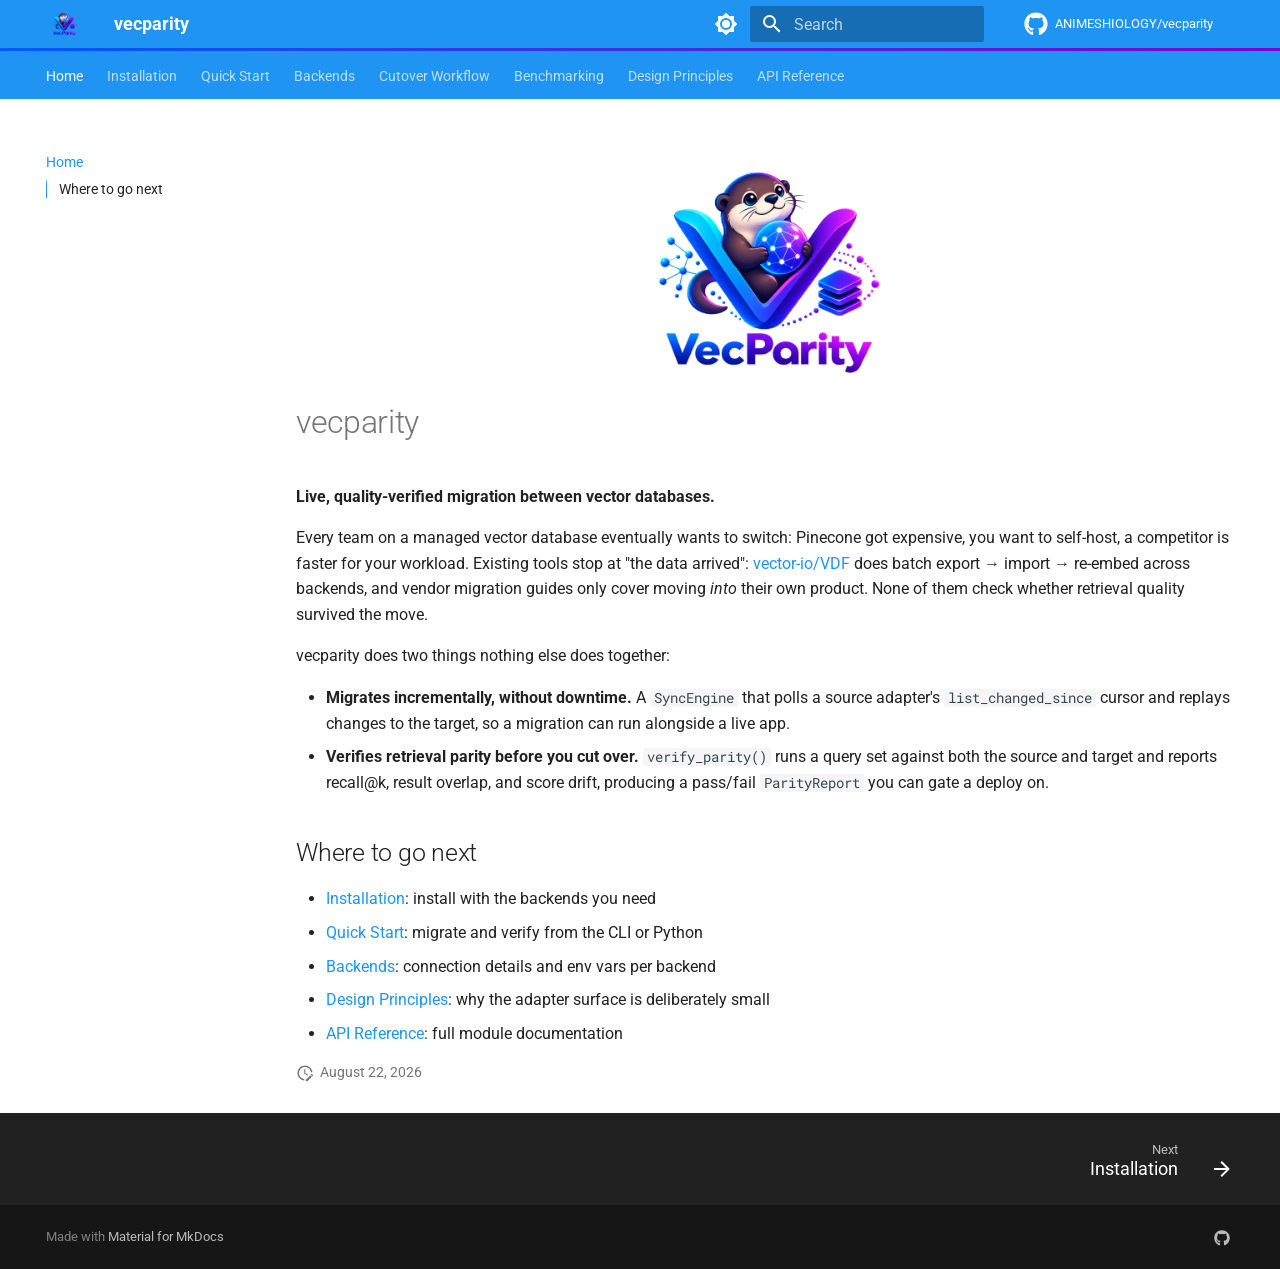
<file: index.html>
<!doctype html>
<html lang="en" class="no-js">
  <head>
    
      <meta charset="utf-8">
      <meta name="viewport" content="width=device-width,initial-scale=1">
      
      
      
        <link rel="canonical" href="https://animeshiology.github.io/vecparity/">
      
      
      
        <link rel="next" href="installation/">
      
      
        
      
      
      <link rel="icon" href="assets/vecparity_logo.png">
      <meta name="generator" content="mkdocs-1.6.1, mkdocs-material-9.7.7">
    
    
      
        <title>vecparity</title>
      
    
    
      <link rel="stylesheet" href="assets/stylesheets/main.ec1eaa64.min.css">
      
        
        <link rel="stylesheet" href="assets/stylesheets/palette.ab4e12ef.min.css">
      
      


    
    
      
    
    
      
        
        
        <link rel="preconnect" href="https://fonts.gstatic.com" crossorigin>
        <link rel="stylesheet" href="https://fonts.googleapis.com/css?family=Roboto:300,300i,400,400i,700,700i%7CRoboto+Mono:400,400i,700,700i&display=fallback">
        <style>:root{--md-text-font:"Roboto";--md-code-font:"Roboto Mono"}</style>
      
    
    
      <link rel="stylesheet" href="assets/_mkdocstrings.css">
    
      <link rel="stylesheet" href="stylesheets/extra.css">
    
    <script>__md_scope=new URL(".",location),__md_hash=e=>[...e].reduce(((e,_)=>(e<<5)-e+_.charCodeAt(0)),0),__md_get=(e,_=localStorage,t=__md_scope)=>JSON.parse(_.getItem(t.pathname+"."+e)),__md_set=(e,_,t=localStorage,a=__md_scope)=>{try{t.setItem(a.pathname+"."+e,JSON.stringify(_))}catch(e){}}</script>
    
      

    
    
  </head>
  
  
    
    
      
    
    
    
    
    <body dir="ltr" data-md-color-scheme="default" data-md-color-primary="blue" data-md-color-accent="purple">
  
    
    <input class="md-toggle" data-md-toggle="drawer" type="checkbox" id="__drawer" autocomplete="off">
    <input class="md-toggle" data-md-toggle="search" type="checkbox" id="__search" autocomplete="off">
    <label class="md-overlay" for="__drawer"></label>
    <div data-md-component="skip">
      
        
        <a href="#vecparity" class="md-skip">
          Skip to content
        </a>
      
    </div>
    <div data-md-component="announce">
      
    </div>
    
    
      

<header class="md-header" data-md-component="header">
  <nav class="md-header__inner md-grid" aria-label="Header">
    <a href="." title="vecparity" class="md-header__button md-logo" aria-label="vecparity" data-md-component="logo">
      
  <img src="assets/vecparity_logo.png" alt="logo">

    </a>
    <label class="md-header__button md-icon" for="__drawer">
      
      <svg xmlns="http://www.w3.org/2000/svg" viewBox="0 0 24 24"><path d="M3 6h18v2H3zm0 5h18v2H3zm0 5h18v2H3z"/></svg>
    </label>
    <div class="md-header__title" data-md-component="header-title">
      <div class="md-header__ellipsis">
        <div class="md-header__topic">
          <span class="md-ellipsis">
            vecparity
          </span>
        </div>
        <div class="md-header__topic" data-md-component="header-topic">
          <span class="md-ellipsis">
            
              Home
            
          </span>
        </div>
      </div>
    </div>
    
      
        <form class="md-header__option" data-md-component="palette">
  
    
    
    
    <input class="md-option" data-md-color-media="" data-md-color-scheme="default" data-md-color-primary="blue" data-md-color-accent="purple"  aria-label="Switch to dark mode"  type="radio" name="__palette" id="__palette_0">
    
      <label class="md-header__button md-icon" title="Switch to dark mode" for="__palette_1" hidden>
        <svg xmlns="http://www.w3.org/2000/svg" viewBox="0 0 24 24"><path d="M12 8a4 4 0 0 0-4 4 4 4 0 0 0 4 4 4 4 0 0 0 4-4 4 4 0 0 0-4-4m0 10a6 6 0 0 1-6-6 6 6 0 0 1 6-6 6 6 0 0 1 6 6 6 6 0 0 1-6 6m8-9.31V4h-4.69L12 .69 8.69 4H4v4.69L.69 12 4 15.31V20h4.69L12 23.31 15.31 20H20v-4.69L23.31 12z"/></svg>
      </label>
    
  
    
    
    
    <input class="md-option" data-md-color-media="" data-md-color-scheme="slate" data-md-color-primary="blue" data-md-color-accent="purple"  aria-label="Switch to light mode"  type="radio" name="__palette" id="__palette_1">
    
      <label class="md-header__button md-icon" title="Switch to light mode" for="__palette_0" hidden>
        <svg xmlns="http://www.w3.org/2000/svg" viewBox="0 0 24 24"><path d="M12 18c-.89 0-1.74-.2-2.5-.55C11.56 16.5 13 14.42 13 12s-1.44-4.5-3.5-5.45C10.26 6.2 11.11 6 12 6a6 6 0 0 1 6 6 6 6 0 0 1-6 6m8-9.31V4h-4.69L12 .69 8.69 4H4v4.69L.69 12 4 15.31V20h4.69L12 23.31 15.31 20H20v-4.69L23.31 12z"/></svg>
      </label>
    
  
</form>
      
    
    
      <script>var palette=__md_get("__palette");if(palette&&palette.color){if("(prefers-color-scheme)"===palette.color.media){var media=matchMedia("(prefers-color-scheme: light)"),input=document.querySelector(media.matches?"[data-md-color-media='(prefers-color-scheme: light)']":"[data-md-color-media='(prefers-color-scheme: dark)']");palette.color.media=input.getAttribute("data-md-color-media"),palette.color.scheme=input.getAttribute("data-md-color-scheme"),palette.color.primary=input.getAttribute("data-md-color-primary"),palette.color.accent=input.getAttribute("data-md-color-accent")}for(var[key,value]of Object.entries(palette.color))document.body.setAttribute("data-md-color-"+key,value)}</script>
    
    
    
      
      
        <label class="md-header__button md-icon" for="__search">
          
          <svg xmlns="http://www.w3.org/2000/svg" viewBox="0 0 24 24"><path d="M9.5 3A6.5 6.5 0 0 1 16 9.5c0 1.61-.59 3.09-1.56 4.23l.27.27h.79l5 5-1.5 1.5-5-5v-.79l-.27-.27A6.52 6.52 0 0 1 9.5 16 6.5 6.5 0 0 1 3 9.5 6.5 6.5 0 0 1 9.5 3m0 2C7 5 5 7 5 9.5S7 14 9.5 14 14 12 14 9.5 12 5 9.5 5"/></svg>
        </label>
        <div class="md-search" data-md-component="search" role="dialog">
  <label class="md-search__overlay" for="__search"></label>
  <div class="md-search__inner" role="search">
    <form class="md-search__form" name="search">
      <input type="text" class="md-search__input" name="query" aria-label="Search" placeholder="Search" autocapitalize="off" autocorrect="off" autocomplete="off" spellcheck="false" data-md-component="search-query" required>
      <label class="md-search__icon md-icon" for="__search">
        
        <svg xmlns="http://www.w3.org/2000/svg" viewBox="0 0 24 24"><path d="M9.5 3A6.5 6.5 0 0 1 16 9.5c0 1.61-.59 3.09-1.56 4.23l.27.27h.79l5 5-1.5 1.5-5-5v-.79l-.27-.27A6.52 6.52 0 0 1 9.5 16 6.5 6.5 0 0 1 3 9.5 6.5 6.5 0 0 1 9.5 3m0 2C7 5 5 7 5 9.5S7 14 9.5 14 14 12 14 9.5 12 5 9.5 5"/></svg>
        
        <svg xmlns="http://www.w3.org/2000/svg" viewBox="0 0 24 24"><path d="M20 11v2H8l5.5 5.5-1.42 1.42L4.16 12l7.92-7.92L13.5 5.5 8 11z"/></svg>
      </label>
      <nav class="md-search__options" aria-label="Search">
        
        <button type="reset" class="md-search__icon md-icon" title="Clear" aria-label="Clear" tabindex="-1">
          
          <svg xmlns="http://www.w3.org/2000/svg" viewBox="0 0 24 24"><path d="M19 6.41 17.59 5 12 10.59 6.41 5 5 6.41 10.59 12 5 17.59 6.41 19 12 13.41 17.59 19 19 17.59 13.41 12z"/></svg>
        </button>
      </nav>
      
        <div class="md-search__suggest" data-md-component="search-suggest"></div>
      
    </form>
    <div class="md-search__output">
      <div class="md-search__scrollwrap" tabindex="0" data-md-scrollfix>
        <div class="md-search-result" data-md-component="search-result">
          <div class="md-search-result__meta">
            Initializing search
          </div>
          <ol class="md-search-result__list" role="presentation"></ol>
        </div>
      </div>
    </div>
  </div>
</div>
      
    
    
      <div class="md-header__source">
        <a href="https://github.com/ANIMESHIOLOGY/vecparity" title="Go to repository" class="md-source" data-md-component="source">
  <div class="md-source__icon md-icon">
    
    <svg xmlns="http://www.w3.org/2000/svg" viewBox="0 0 512 512"><!--! Font Awesome Free 7.1.0 by @fontawesome - https://fontawesome.com License - https://fontawesome.com/license/free (Icons: CC BY 4.0, Fonts: SIL OFL 1.1, Code: MIT License) Copyright 2025 Fonticons, Inc.--><path d="M173.9 397.4c0 2-2.3 3.6-5.2 3.6-3.3.3-5.6-1.3-5.6-3.6 0-2 2.3-3.6 5.2-3.6 3-.3 5.6 1.3 5.6 3.6m-31.1-4.5c-.7 2 1.3 4.3 4.3 4.9 2.6 1 5.6 0 6.2-2s-1.3-4.3-4.3-5.2c-2.6-.7-5.5.3-6.2 2.3m44.2-1.7c-2.9.7-4.9 2.6-4.6 4.9.3 2 2.9 3.3 5.9 2.6 2.9-.7 4.9-2.6 4.6-4.6-.3-1.9-3-3.2-5.9-2.9M252.8 8C114.1 8 8 113.3 8 252c0 110.9 69.8 205.8 169.5 239.2 12.8 2.3 17.3-5.6 17.3-12.1 0-6.2-.3-40.4-.3-61.4 0 0-70 15-84.7-29.8 0 0-11.4-29.1-27.8-36.6 0 0-22.9-15.7 1.6-15.4 0 0 24.9 2 38.6 25.8 21.9 38.6 58.6 27.5 72.9 20.9 2.3-16 8.8-27.1 16-33.7-55.9-6.2-112.3-14.3-112.3-110.5 0-27.5 7.6-41.3 23.6-58.9-2.6-6.5-11.1-33.3 2.6-67.9 20.9-6.5 69 27 69 27 20-5.6 41.5-8.5 62.8-8.5s42.8 2.9 62.8 8.5c0 0 48.1-33.6 69-27 13.7 34.7 5.2 61.4 2.6 67.9 16 17.7 25.8 31.5 25.8 58.9 0 96.5-58.9 104.2-114.8 110.5 9.2 7.9 17 22.9 17 46.4 0 33.7-.3 75.4-.3 83.6 0 6.5 4.6 14.4 17.3 12.1C436.2 457.8 504 362.9 504 252 504 113.3 391.5 8 252.8 8M105.2 352.9c-1.3 1-1 3.3.7 5.2 1.6 1.6 3.9 2.3 5.2 1 1.3-1 1-3.3-.7-5.2-1.6-1.6-3.9-2.3-5.2-1m-10.8-8.1c-.7 1.3.3 2.9 2.3 3.9 1.6 1 3.6.7 4.3-.7.7-1.3-.3-2.9-2.3-3.9-2-.6-3.6-.3-4.3.7m32.4 35.6c-1.6 1.3-1 4.3 1.3 6.2 2.3 2.3 5.2 2.6 6.5 1 1.3-1.3.7-4.3-1.3-6.2-2.2-2.3-5.2-2.6-6.5-1m-11.4-14.7c-1.6 1-1.6 3.6 0 5.9s4.3 3.3 5.6 2.3c1.6-1.3 1.6-3.9 0-6.2-1.4-2.3-4-3.3-5.6-2"/></svg>
  </div>
  <div class="md-source__repository">
    ANIMESHIOLOGY/vecparity
  </div>
</a>
      </div>
    
  </nav>
  
</header>
    
    <div class="md-container" data-md-component="container">
      
      
        
          
            
<nav class="md-tabs" aria-label="Tabs" data-md-component="tabs">
  <div class="md-grid">
    <ul class="md-tabs__list">
      
        
  
  
  
    
  
  
    <li class="md-tabs__item md-tabs__item--active">
      <a href="." class="md-tabs__link">
        
  
  
    
  
  Home

      </a>
    </li>
  

      
        
  
  
  
  
    <li class="md-tabs__item">
      <a href="installation/" class="md-tabs__link">
        
  
  
    
  
  Installation

      </a>
    </li>
  

      
        
  
  
  
  
    <li class="md-tabs__item">
      <a href="quickstart/" class="md-tabs__link">
        
  
  
    
  
  Quick Start

      </a>
    </li>
  

      
        
  
  
  
  
    <li class="md-tabs__item">
      <a href="backends/" class="md-tabs__link">
        
  
  
    
  
  Backends

      </a>
    </li>
  

      
        
  
  
  
  
    <li class="md-tabs__item">
      <a href="cutover/" class="md-tabs__link">
        
  
  
    
  
  Cutover Workflow

      </a>
    </li>
  

      
        
  
  
  
  
    <li class="md-tabs__item">
      <a href="benchmarking/" class="md-tabs__link">
        
  
  
    
  
  Benchmarking

      </a>
    </li>
  

      
        
  
  
  
  
    <li class="md-tabs__item">
      <a href="design-principles/" class="md-tabs__link">
        
  
  
    
  
  Design Principles

      </a>
    </li>
  

      
        
  
  
  
  
    
    
      <li class="md-tabs__item">
        <a href="api-reference/adapters/" class="md-tabs__link">
          
  
  
  API Reference

        </a>
      </li>
    
  

      
    </ul>
  </div>
</nav>
          
        
      
      <main class="md-main" data-md-component="main">
        <div class="md-main__inner md-grid">
          
            
              
              <div class="md-sidebar md-sidebar--primary" data-md-component="sidebar" data-md-type="navigation" >
                <div class="md-sidebar__scrollwrap">
                  <div class="md-sidebar__inner">
                    


  


  

<nav class="md-nav md-nav--primary md-nav--lifted md-nav--integrated" aria-label="Navigation" data-md-level="0">
  <label class="md-nav__title" for="__drawer">
    <a href="." title="vecparity" class="md-nav__button md-logo" aria-label="vecparity" data-md-component="logo">
      
  <img src="assets/vecparity_logo.png" alt="logo">

    </a>
    vecparity
  </label>
  
    <div class="md-nav__source">
      <a href="https://github.com/ANIMESHIOLOGY/vecparity" title="Go to repository" class="md-source" data-md-component="source">
  <div class="md-source__icon md-icon">
    
    <svg xmlns="http://www.w3.org/2000/svg" viewBox="0 0 512 512"><!--! Font Awesome Free 7.1.0 by @fontawesome - https://fontawesome.com License - https://fontawesome.com/license/free (Icons: CC BY 4.0, Fonts: SIL OFL 1.1, Code: MIT License) Copyright 2025 Fonticons, Inc.--><path d="M173.9 397.4c0 2-2.3 3.6-5.2 3.6-3.3.3-5.6-1.3-5.6-3.6 0-2 2.3-3.6 5.2-3.6 3-.3 5.6 1.3 5.6 3.6m-31.1-4.5c-.7 2 1.3 4.3 4.3 4.9 2.6 1 5.6 0 6.2-2s-1.3-4.3-4.3-5.2c-2.6-.7-5.5.3-6.2 2.3m44.2-1.7c-2.9.7-4.9 2.6-4.6 4.9.3 2 2.9 3.3 5.9 2.6 2.9-.7 4.9-2.6 4.6-4.6-.3-1.9-3-3.2-5.9-2.9M252.8 8C114.1 8 8 113.3 8 252c0 110.9 69.8 205.8 169.5 239.2 12.8 2.3 17.3-5.6 17.3-12.1 0-6.2-.3-40.4-.3-61.4 0 0-70 15-84.7-29.8 0 0-11.4-29.1-27.8-36.6 0 0-22.9-15.7 1.6-15.4 0 0 24.9 2 38.6 25.8 21.9 38.6 58.6 27.5 72.9 20.9 2.3-16 8.8-27.1 16-33.7-55.9-6.2-112.3-14.3-112.3-110.5 0-27.5 7.6-41.3 23.6-58.9-2.6-6.5-11.1-33.3 2.6-67.9 20.9-6.5 69 27 69 27 20-5.6 41.5-8.5 62.8-8.5s42.8 2.9 62.8 8.5c0 0 48.1-33.6 69-27 13.7 34.7 5.2 61.4 2.6 67.9 16 17.7 25.8 31.5 25.8 58.9 0 96.5-58.9 104.2-114.8 110.5 9.2 7.9 17 22.9 17 46.4 0 33.7-.3 75.4-.3 83.6 0 6.5 4.6 14.4 17.3 12.1C436.2 457.8 504 362.9 504 252 504 113.3 391.5 8 252.8 8M105.2 352.9c-1.3 1-1 3.3.7 5.2 1.6 1.6 3.9 2.3 5.2 1 1.3-1 1-3.3-.7-5.2-1.6-1.6-3.9-2.3-5.2-1m-10.8-8.1c-.7 1.3.3 2.9 2.3 3.9 1.6 1 3.6.7 4.3-.7.7-1.3-.3-2.9-2.3-3.9-2-.6-3.6-.3-4.3.7m32.4 35.6c-1.6 1.3-1 4.3 1.3 6.2 2.3 2.3 5.2 2.6 6.5 1 1.3-1.3.7-4.3-1.3-6.2-2.2-2.3-5.2-2.6-6.5-1m-11.4-14.7c-1.6 1-1.6 3.6 0 5.9s4.3 3.3 5.6 2.3c1.6-1.3 1.6-3.9 0-6.2-1.4-2.3-4-3.3-5.6-2"/></svg>
  </div>
  <div class="md-source__repository">
    ANIMESHIOLOGY/vecparity
  </div>
</a>
    </div>
  
  <ul class="md-nav__list" data-md-scrollfix>
    
      
      
  
  
    
  
  
  
    <li class="md-nav__item md-nav__item--active">
      
      <input class="md-nav__toggle md-toggle" type="checkbox" id="__toc">
      
      
        
      
      
        <label class="md-nav__link md-nav__link--active" for="__toc">
          
  
  
  <span class="md-ellipsis">
    
  
    Home
  

    
  </span>
  
  

          <span class="md-nav__icon md-icon"></span>
        </label>
      
      <a href="." class="md-nav__link md-nav__link--active">
        
  
  
  <span class="md-ellipsis">
    
  
    Home
  

    
  </span>
  
  

      </a>
      
        

<nav class="md-nav md-nav--secondary" aria-label="Table of contents">
  
  
  
    
  
  
    <label class="md-nav__title" for="__toc">
      <span class="md-nav__icon md-icon"></span>
      Table of contents
    </label>
    <ul class="md-nav__list" data-md-component="toc" data-md-scrollfix>
      
        <li class="md-nav__item">
  <a href="#where-to-go-next" class="md-nav__link">
    <span class="md-ellipsis">
      
        Where to go next
      
    </span>
  </a>
  
</li>
      
    </ul>
  
</nav>
      
    </li>
  

    
      
      
  
  
  
  
    <li class="md-nav__item">
      <a href="installation/" class="md-nav__link">
        
  
  
  <span class="md-ellipsis">
    
  
    Installation
  

    
  </span>
  
  

      </a>
    </li>
  

    
      
      
  
  
  
  
    <li class="md-nav__item">
      <a href="quickstart/" class="md-nav__link">
        
  
  
  <span class="md-ellipsis">
    
  
    Quick Start
  

    
  </span>
  
  

      </a>
    </li>
  

    
      
      
  
  
  
  
    <li class="md-nav__item">
      <a href="backends/" class="md-nav__link">
        
  
  
  <span class="md-ellipsis">
    
  
    Backends
  

    
  </span>
  
  

      </a>
    </li>
  

    
      
      
  
  
  
  
    <li class="md-nav__item">
      <a href="cutover/" class="md-nav__link">
        
  
  
  <span class="md-ellipsis">
    
  
    Cutover Workflow
  

    
  </span>
  
  

      </a>
    </li>
  

    
      
      
  
  
  
  
    <li class="md-nav__item">
      <a href="benchmarking/" class="md-nav__link">
        
  
  
  <span class="md-ellipsis">
    
  
    Benchmarking
  

    
  </span>
  
  

      </a>
    </li>
  

    
      
      
  
  
  
  
    <li class="md-nav__item">
      <a href="design-principles/" class="md-nav__link">
        
  
  
  <span class="md-ellipsis">
    
  
    Design Principles
  

    
  </span>
  
  

      </a>
    </li>
  

    
      
      
  
  
  
  
    
    
    
    
      
      
        
      
    
    
    <li class="md-nav__item md-nav__item--nested">
      
        
        
          
        
        <input class="md-nav__toggle md-toggle md-toggle--indeterminate" type="checkbox" id="__nav_8" >
        
          
          <label class="md-nav__link" for="__nav_8" id="__nav_8_label" tabindex="0">
            
  
  
  <span class="md-ellipsis">
    
  
    API Reference
  

    
  </span>
  
  

            <span class="md-nav__icon md-icon"></span>
          </label>
        
        <nav class="md-nav" data-md-level="1" aria-labelledby="__nav_8_label" aria-expanded="false">
          <label class="md-nav__title" for="__nav_8">
            <span class="md-nav__icon md-icon"></span>
            
  
    API Reference
  

          </label>
          <ul class="md-nav__list" data-md-scrollfix>
            
              
                
  
  
  
  
    <li class="md-nav__item">
      <a href="api-reference/adapters/" class="md-nav__link">
        
  
  
  <span class="md-ellipsis">
    
  
    adapters
  

    
  </span>
  
  

      </a>
    </li>
  

              
            
              
                
  
  
  
  
    <li class="md-nav__item">
      <a href="api-reference/sync/" class="md-nav__link">
        
  
  
  <span class="md-ellipsis">
    
  
    sync
  

    
  </span>
  
  

      </a>
    </li>
  

              
            
              
                
  
  
  
  
    <li class="md-nav__item">
      <a href="api-reference/verify/" class="md-nav__link">
        
  
  
  <span class="md-ellipsis">
    
  
    verify
  

    
  </span>
  
  

      </a>
    </li>
  

              
            
              
                
  
  
  
  
    <li class="md-nav__item">
      <a href="api-reference/types/" class="md-nav__link">
        
  
  
  <span class="md-ellipsis">
    
  
    types
  

    
  </span>
  
  

      </a>
    </li>
  

              
            
          </ul>
        </nav>
      
    </li>
  

    
  </ul>
</nav>
                  </div>
                </div>
              </div>
            
            
          
          
            <div class="md-content" data-md-component="content">
              
              <article class="md-content__inner md-typeset">
                
                  


  
  


<p align="center">
  <img src="assets/vecparity_logo.png" alt="vecparity logo" width="320">
</p>

<h1 id="vecparity">vecparity</h1>
<p><strong>Live, quality-verified migration between vector databases.</strong></p>
<p>Every team on a managed vector database eventually wants to switch:
Pinecone got expensive, you want to self-host, a competitor is faster
for your workload. Existing tools stop at "the data arrived":
<a href="https://github.com/AI-Northstar-Tech/vector-io">vector-io/VDF</a> does
batch export → import → re-embed across backends, and vendor migration
guides only cover moving <em>into</em> their own product. None of them check
whether retrieval quality survived the move.</p>
<p>vecparity does two things nothing else does together:</p>
<ul>
<li><strong>Migrates incrementally, without downtime.</strong> A <code>SyncEngine</code> that
  polls a source adapter's <code>list_changed_since</code> cursor and replays
  changes to the target, so a migration can run alongside a live app.</li>
<li><strong>Verifies retrieval parity before you cut over.</strong> <code>verify_parity()</code>
  runs a query set against both the source and target and reports
  recall@k, result overlap, and score drift, producing a pass/fail
  <code>ParityReport</code> you can gate a deploy on.</li>
</ul>
<h2 id="where-to-go-next">Where to go next</h2>
<ul>
<li><a href="installation/">Installation</a>: install with the backends you need</li>
<li><a href="quickstart/">Quick Start</a>: migrate and verify from the CLI or Python</li>
<li><a href="backends/">Backends</a>: connection details and env vars per backend</li>
<li><a href="design-principles/">Design Principles</a>: why the adapter surface is deliberately small</li>
<li><a href="api-reference/adapters/">API Reference</a>: full module documentation</li>
</ul>







  
    
  
  


  <aside class="md-source-file">
    
      
  <span class="md-source-file__fact">
    <span class="md-icon" title="Last update">
      <svg xmlns="http://www.w3.org/2000/svg" viewBox="0 0 24 24"><path d="M21 13.1c-.1 0-.3.1-.4.2l-1 1 2.1 2.1 1-1c.2-.2.2-.6 0-.8l-1.3-1.3c-.1-.1-.2-.2-.4-.2m-1.9 1.8-6.1 6V23h2.1l6.1-6.1zM12.5 7v5.2l4 2.4-1 1L11 13V7zM11 21.9c-5.1-.5-9-4.8-9-9.9C2 6.5 6.5 2 12 2c5.3 0 9.6 4.1 10 9.3-.3-.1-.6-.2-1-.2s-.7.1-1 .2C19.6 7.2 16.2 4 12 4c-4.4 0-8 3.6-8 8 0 4.1 3.1 7.5 7.1 7.9l-.1.2z"/></svg>
    </span>
    <span class="git-revision-date-localized-plugin git-revision-date-localized-plugin-date" title="August 22, 2026 15:05:02 UTC">August 22, 2026</span>
  </span>

    
    
    
    
  </aside>





                
              </article>
            </div>
          
          
<script>var target=document.getElementById(location.hash.slice(1));target&&target.name&&(target.checked=target.name.startsWith("__tabbed_"))</script>
        </div>
        
          <button type="button" class="md-top md-icon" data-md-component="top" hidden>
  
  <svg xmlns="http://www.w3.org/2000/svg" viewBox="0 0 24 24"><path d="M13 20h-2V8l-5.5 5.5-1.42-1.42L12 4.16l7.92 7.92-1.42 1.42L13 8z"/></svg>
  Back to top
</button>
        
      </main>
      
        <footer class="md-footer">
  
    
      
      <nav class="md-footer__inner md-grid" aria-label="Footer" >
        
        
          
          <a href="installation/" class="md-footer__link md-footer__link--next" aria-label="Next: Installation">
            <div class="md-footer__title">
              <span class="md-footer__direction">
                Next
              </span>
              <div class="md-ellipsis">
                Installation
              </div>
            </div>
            <div class="md-footer__button md-icon">
              
              <svg xmlns="http://www.w3.org/2000/svg" viewBox="0 0 24 24"><path d="M4 11v2h12l-5.5 5.5 1.42 1.42L19.84 12l-7.92-7.92L10.5 5.5 16 11z"/></svg>
            </div>
          </a>
        
      </nav>
    
  
  <div class="md-footer-meta md-typeset">
    <div class="md-footer-meta__inner md-grid">
      <div class="md-copyright">
  
  
    Made with
    <a href="https://squidfunk.github.io/mkdocs-material/" target="_blank" rel="noopener">
      Material for MkDocs
    </a>
  
</div>
      
        
<div class="md-social">
  
    
    
    
    
    <a href="https://github.com/ANIMESHIOLOGY/vecparity" target="_blank" rel="noopener" title="vecparity on GitHub" class="md-social__link">
      <svg xmlns="http://www.w3.org/2000/svg" viewBox="0 0 512 512"><!--! Font Awesome Free 7.1.0 by @fontawesome - https://fontawesome.com License - https://fontawesome.com/license/free (Icons: CC BY 4.0, Fonts: SIL OFL 1.1, Code: MIT License) Copyright 2025 Fonticons, Inc.--><path d="M173.9 397.4c0 2-2.3 3.6-5.2 3.6-3.3.3-5.6-1.3-5.6-3.6 0-2 2.3-3.6 5.2-3.6 3-.3 5.6 1.3 5.6 3.6m-31.1-4.5c-.7 2 1.3 4.3 4.3 4.9 2.6 1 5.6 0 6.2-2s-1.3-4.3-4.3-5.2c-2.6-.7-5.5.3-6.2 2.3m44.2-1.7c-2.9.7-4.9 2.6-4.6 4.9.3 2 2.9 3.3 5.9 2.6 2.9-.7 4.9-2.6 4.6-4.6-.3-1.9-3-3.2-5.9-2.9M252.8 8C114.1 8 8 113.3 8 252c0 110.9 69.8 205.8 169.5 239.2 12.8 2.3 17.3-5.6 17.3-12.1 0-6.2-.3-40.4-.3-61.4 0 0-70 15-84.7-29.8 0 0-11.4-29.1-27.8-36.6 0 0-22.9-15.7 1.6-15.4 0 0 24.9 2 38.6 25.8 21.9 38.6 58.6 27.5 72.9 20.9 2.3-16 8.8-27.1 16-33.7-55.9-6.2-112.3-14.3-112.3-110.5 0-27.5 7.6-41.3 23.6-58.9-2.6-6.5-11.1-33.3 2.6-67.9 20.9-6.5 69 27 69 27 20-5.6 41.5-8.5 62.8-8.5s42.8 2.9 62.8 8.5c0 0 48.1-33.6 69-27 13.7 34.7 5.2 61.4 2.6 67.9 16 17.7 25.8 31.5 25.8 58.9 0 96.5-58.9 104.2-114.8 110.5 9.2 7.9 17 22.9 17 46.4 0 33.7-.3 75.4-.3 83.6 0 6.5 4.6 14.4 17.3 12.1C436.2 457.8 504 362.9 504 252 504 113.3 391.5 8 252.8 8M105.2 352.9c-1.3 1-1 3.3.7 5.2 1.6 1.6 3.9 2.3 5.2 1 1.3-1 1-3.3-.7-5.2-1.6-1.6-3.9-2.3-5.2-1m-10.8-8.1c-.7 1.3.3 2.9 2.3 3.9 1.6 1 3.6.7 4.3-.7.7-1.3-.3-2.9-2.3-3.9-2-.6-3.6-.3-4.3.7m32.4 35.6c-1.6 1.3-1 4.3 1.3 6.2 2.3 2.3 5.2 2.6 6.5 1 1.3-1.3.7-4.3-1.3-6.2-2.2-2.3-5.2-2.6-6.5-1m-11.4-14.7c-1.6 1-1.6 3.6 0 5.9s4.3 3.3 5.6 2.3c1.6-1.3 1.6-3.9 0-6.2-1.4-2.3-4-3.3-5.6-2"/></svg>
    </a>
  
</div>
      
    </div>
  </div>
</footer>
      
    </div>
    <div class="md-dialog" data-md-component="dialog">
      <div class="md-dialog__inner md-typeset"></div>
    </div>
    
    
    
      
      
      <script id="__config" type="application/json">{"annotate": null, "base": ".", "features": ["navigation.tabs", "navigation.sections", "navigation.expand", "navigation.top", "navigation.footer", "toc.integrate", "content.code.copy", "content.tooltips", "search.suggest", "search.highlight"], "search": "assets/javascripts/workers/search.2c215733.min.js", "tags": null, "translations": {"clipboard.copied": "Copied to clipboard", "clipboard.copy": "Copy to clipboard", "search.result.more.one": "1 more on this page", "search.result.more.other": "# more on this page", "search.result.none": "No matching documents", "search.result.one": "1 matching document", "search.result.other": "# matching documents", "search.result.placeholder": "Type to start searching", "search.result.term.missing": "Missing", "select.version": "Select version"}, "version": null}</script>
    
    
      <script src="assets/javascripts/bundle.d7400e89.min.js"></script>
      
    
  </body>
</html>
</file>
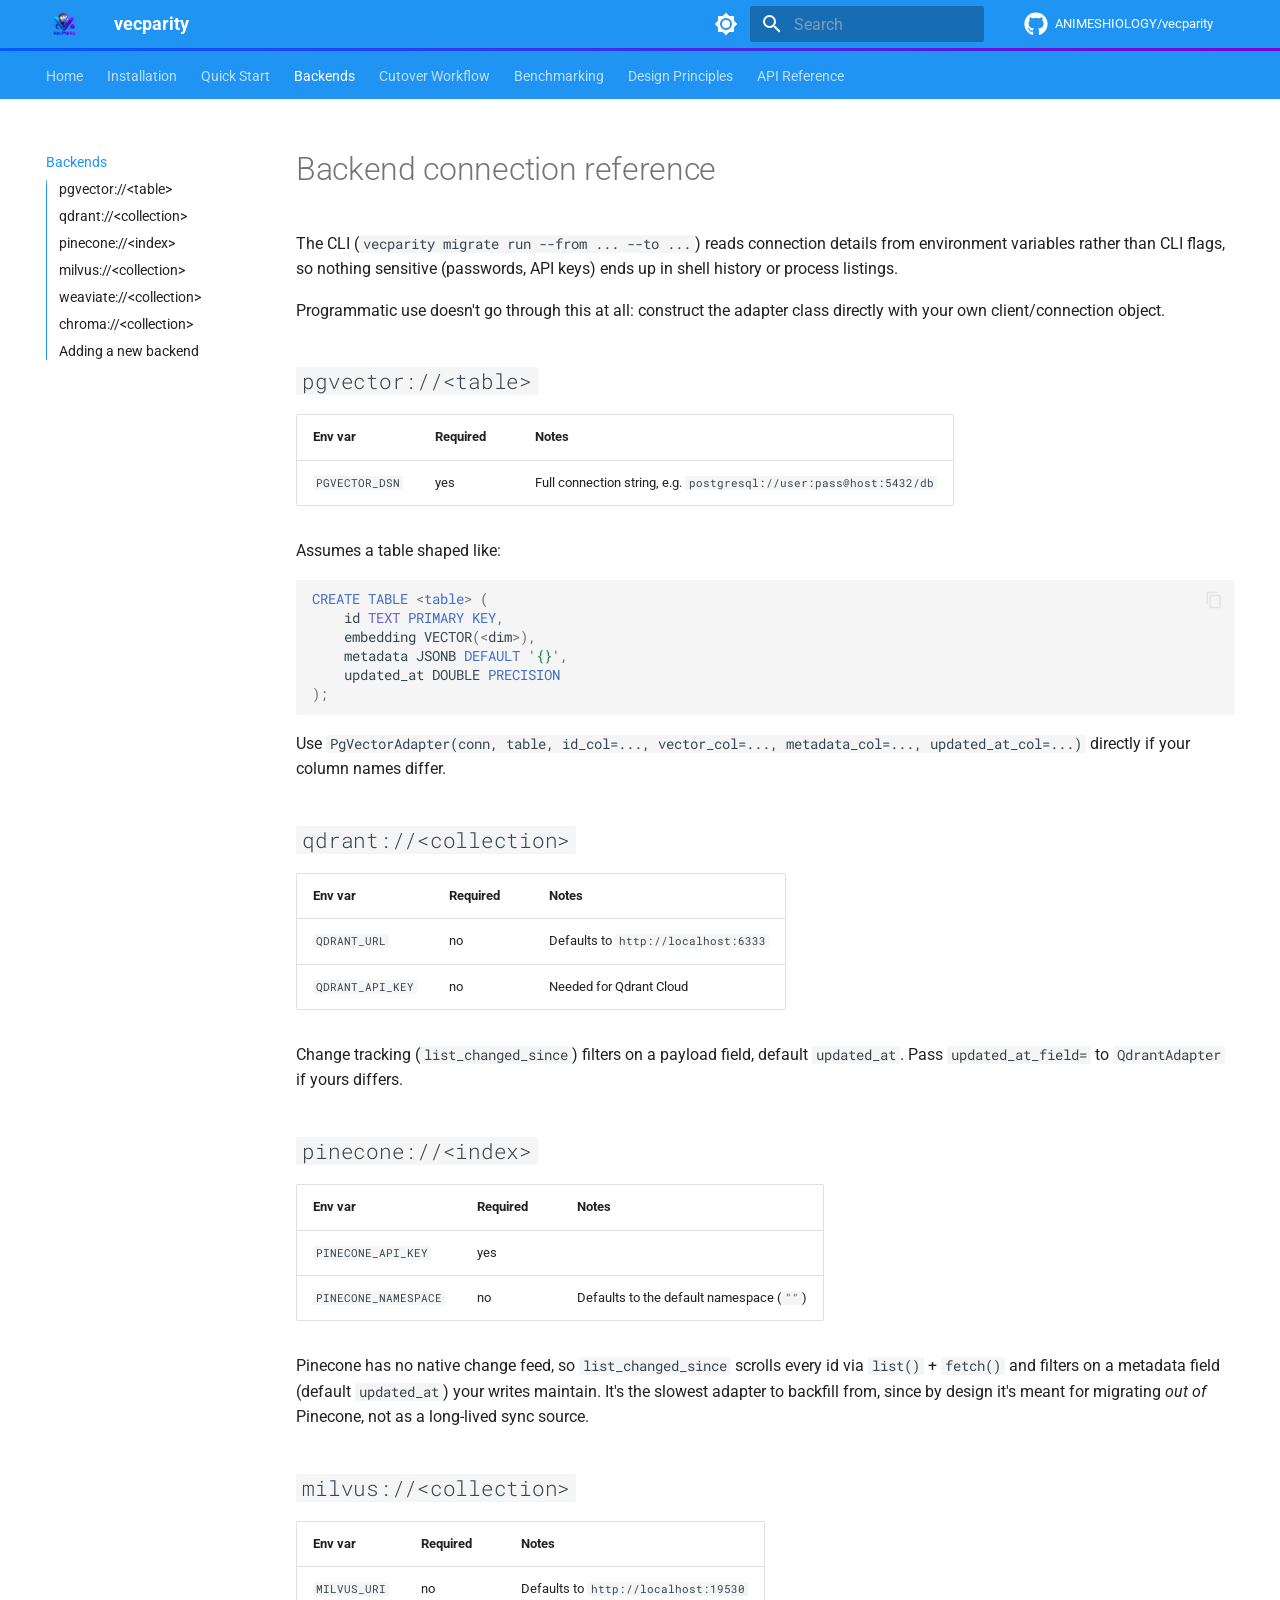
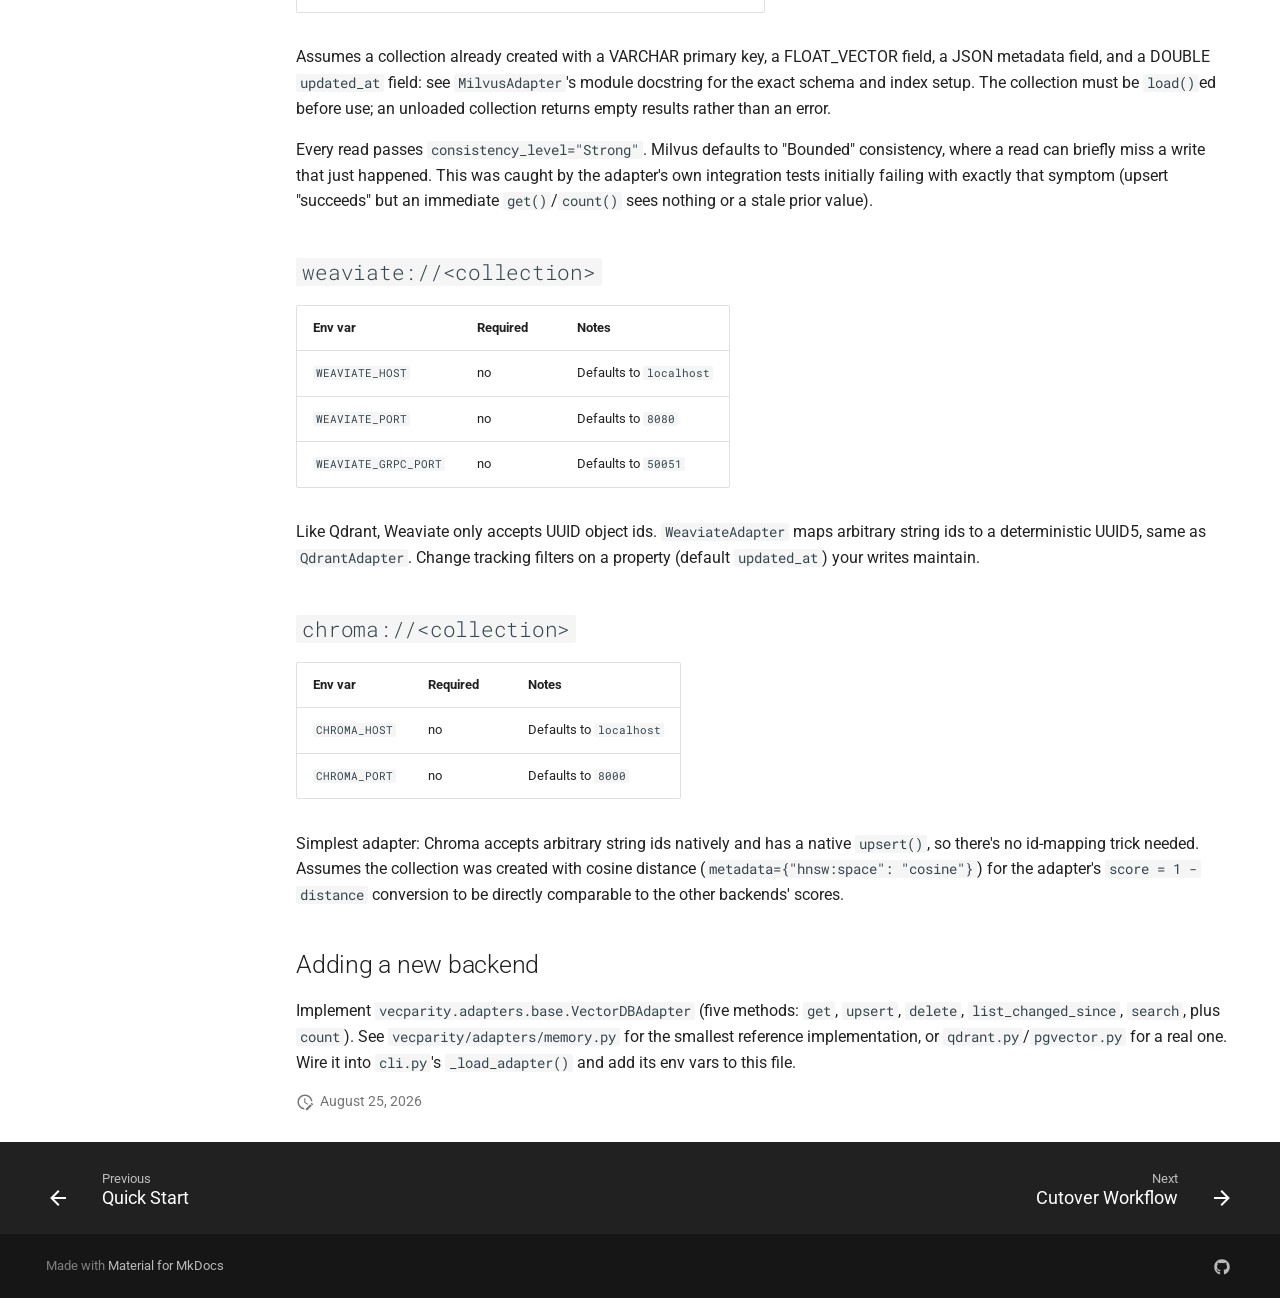
<file: backends/index.html>
<!doctype html>
<html lang="en" class="no-js">
  <head>
    
      <meta charset="utf-8">
      <meta name="viewport" content="width=device-width,initial-scale=1">
      
      
      
        <link rel="canonical" href="https://animeshiology.github.io/vecparity/backends/">
      
      
        <link rel="prev" href="../quickstart/">
      
      
        <link rel="next" href="../cutover/">
      
      
        
      
      
      <link rel="icon" href="../assets/vecparity_logo.png">
      <meta name="generator" content="mkdocs-1.6.1, mkdocs-material-9.7.7">
    
    
      
        <title>Backends - vecparity</title>
      
    
    
      <link rel="stylesheet" href="../assets/stylesheets/main.ec1eaa64.min.css">
      
        
        <link rel="stylesheet" href="../assets/stylesheets/palette.ab4e12ef.min.css">
      
      


    
    
      
    
    
      
        
        
        <link rel="preconnect" href="https://fonts.gstatic.com" crossorigin>
        <link rel="stylesheet" href="https://fonts.googleapis.com/css?family=Roboto:300,300i,400,400i,700,700i%7CRoboto+Mono:400,400i,700,700i&display=fallback">
        <style>:root{--md-text-font:"Roboto";--md-code-font:"Roboto Mono"}</style>
      
    
    
      <link rel="stylesheet" href="../assets/_mkdocstrings.css">
    
      <link rel="stylesheet" href="../stylesheets/extra.css">
    
    <script>__md_scope=new URL("..",location),__md_hash=e=>[...e].reduce(((e,_)=>(e<<5)-e+_.charCodeAt(0)),0),__md_get=(e,_=localStorage,t=__md_scope)=>JSON.parse(_.getItem(t.pathname+"."+e)),__md_set=(e,_,t=localStorage,a=__md_scope)=>{try{t.setItem(a.pathname+"."+e,JSON.stringify(_))}catch(e){}}</script>
    
      

    
    
  </head>
  
  
    
    
      
    
    
    
    
    <body dir="ltr" data-md-color-scheme="default" data-md-color-primary="blue" data-md-color-accent="purple">
  
    
    <input class="md-toggle" data-md-toggle="drawer" type="checkbox" id="__drawer" autocomplete="off">
    <input class="md-toggle" data-md-toggle="search" type="checkbox" id="__search" autocomplete="off">
    <label class="md-overlay" for="__drawer"></label>
    <div data-md-component="skip">
      
        
        <a href="#backend-connection-reference" class="md-skip">
          Skip to content
        </a>
      
    </div>
    <div data-md-component="announce">
      
    </div>
    
    
      

<header class="md-header" data-md-component="header">
  <nav class="md-header__inner md-grid" aria-label="Header">
    <a href=".." title="vecparity" class="md-header__button md-logo" aria-label="vecparity" data-md-component="logo">
      
  <img src="../assets/vecparity_logo.png" alt="logo">

    </a>
    <label class="md-header__button md-icon" for="__drawer">
      
      <svg xmlns="http://www.w3.org/2000/svg" viewBox="0 0 24 24"><path d="M3 6h18v2H3zm0 5h18v2H3zm0 5h18v2H3z"/></svg>
    </label>
    <div class="md-header__title" data-md-component="header-title">
      <div class="md-header__ellipsis">
        <div class="md-header__topic">
          <span class="md-ellipsis">
            vecparity
          </span>
        </div>
        <div class="md-header__topic" data-md-component="header-topic">
          <span class="md-ellipsis">
            
              Backends
            
          </span>
        </div>
      </div>
    </div>
    
      
        <form class="md-header__option" data-md-component="palette">
  
    
    
    
    <input class="md-option" data-md-color-media="" data-md-color-scheme="default" data-md-color-primary="blue" data-md-color-accent="purple"  aria-label="Switch to dark mode"  type="radio" name="__palette" id="__palette_0">
    
      <label class="md-header__button md-icon" title="Switch to dark mode" for="__palette_1" hidden>
        <svg xmlns="http://www.w3.org/2000/svg" viewBox="0 0 24 24"><path d="M12 8a4 4 0 0 0-4 4 4 4 0 0 0 4 4 4 4 0 0 0 4-4 4 4 0 0 0-4-4m0 10a6 6 0 0 1-6-6 6 6 0 0 1 6-6 6 6 0 0 1 6 6 6 6 0 0 1-6 6m8-9.31V4h-4.69L12 .69 8.69 4H4v4.69L.69 12 4 15.31V20h4.69L12 23.31 15.31 20H20v-4.69L23.31 12z"/></svg>
      </label>
    
  
    
    
    
    <input class="md-option" data-md-color-media="" data-md-color-scheme="slate" data-md-color-primary="blue" data-md-color-accent="purple"  aria-label="Switch to light mode"  type="radio" name="__palette" id="__palette_1">
    
      <label class="md-header__button md-icon" title="Switch to light mode" for="__palette_0" hidden>
        <svg xmlns="http://www.w3.org/2000/svg" viewBox="0 0 24 24"><path d="M12 18c-.89 0-1.74-.2-2.5-.55C11.56 16.5 13 14.42 13 12s-1.44-4.5-3.5-5.45C10.26 6.2 11.11 6 12 6a6 6 0 0 1 6 6 6 6 0 0 1-6 6m8-9.31V4h-4.69L12 .69 8.69 4H4v4.69L.69 12 4 15.31V20h4.69L12 23.31 15.31 20H20v-4.69L23.31 12z"/></svg>
      </label>
    
  
</form>
      
    
    
      <script>var palette=__md_get("__palette");if(palette&&palette.color){if("(prefers-color-scheme)"===palette.color.media){var media=matchMedia("(prefers-color-scheme: light)"),input=document.querySelector(media.matches?"[data-md-color-media='(prefers-color-scheme: light)']":"[data-md-color-media='(prefers-color-scheme: dark)']");palette.color.media=input.getAttribute("data-md-color-media"),palette.color.scheme=input.getAttribute("data-md-color-scheme"),palette.color.primary=input.getAttribute("data-md-color-primary"),palette.color.accent=input.getAttribute("data-md-color-accent")}for(var[key,value]of Object.entries(palette.color))document.body.setAttribute("data-md-color-"+key,value)}</script>
    
    
    
      
      
        <label class="md-header__button md-icon" for="__search">
          
          <svg xmlns="http://www.w3.org/2000/svg" viewBox="0 0 24 24"><path d="M9.5 3A6.5 6.5 0 0 1 16 9.5c0 1.61-.59 3.09-1.56 4.23l.27.27h.79l5 5-1.5 1.5-5-5v-.79l-.27-.27A6.52 6.52 0 0 1 9.5 16 6.5 6.5 0 0 1 3 9.5 6.5 6.5 0 0 1 9.5 3m0 2C7 5 5 7 5 9.5S7 14 9.5 14 14 12 14 9.5 12 5 9.5 5"/></svg>
        </label>
        <div class="md-search" data-md-component="search" role="dialog">
  <label class="md-search__overlay" for="__search"></label>
  <div class="md-search__inner" role="search">
    <form class="md-search__form" name="search">
      <input type="text" class="md-search__input" name="query" aria-label="Search" placeholder="Search" autocapitalize="off" autocorrect="off" autocomplete="off" spellcheck="false" data-md-component="search-query" required>
      <label class="md-search__icon md-icon" for="__search">
        
        <svg xmlns="http://www.w3.org/2000/svg" viewBox="0 0 24 24"><path d="M9.5 3A6.5 6.5 0 0 1 16 9.5c0 1.61-.59 3.09-1.56 4.23l.27.27h.79l5 5-1.5 1.5-5-5v-.79l-.27-.27A6.52 6.52 0 0 1 9.5 16 6.5 6.5 0 0 1 3 9.5 6.5 6.5 0 0 1 9.5 3m0 2C7 5 5 7 5 9.5S7 14 9.5 14 14 12 14 9.5 12 5 9.5 5"/></svg>
        
        <svg xmlns="http://www.w3.org/2000/svg" viewBox="0 0 24 24"><path d="M20 11v2H8l5.5 5.5-1.42 1.42L4.16 12l7.92-7.92L13.5 5.5 8 11z"/></svg>
      </label>
      <nav class="md-search__options" aria-label="Search">
        
        <button type="reset" class="md-search__icon md-icon" title="Clear" aria-label="Clear" tabindex="-1">
          
          <svg xmlns="http://www.w3.org/2000/svg" viewBox="0 0 24 24"><path d="M19 6.41 17.59 5 12 10.59 6.41 5 5 6.41 10.59 12 5 17.59 6.41 19 12 13.41 17.59 19 19 17.59 13.41 12z"/></svg>
        </button>
      </nav>
      
        <div class="md-search__suggest" data-md-component="search-suggest"></div>
      
    </form>
    <div class="md-search__output">
      <div class="md-search__scrollwrap" tabindex="0" data-md-scrollfix>
        <div class="md-search-result" data-md-component="search-result">
          <div class="md-search-result__meta">
            Initializing search
          </div>
          <ol class="md-search-result__list" role="presentation"></ol>
        </div>
      </div>
    </div>
  </div>
</div>
      
    
    
      <div class="md-header__source">
        <a href="https://github.com/ANIMESHIOLOGY/vecparity" title="Go to repository" class="md-source" data-md-component="source">
  <div class="md-source__icon md-icon">
    
    <svg xmlns="http://www.w3.org/2000/svg" viewBox="0 0 512 512"><!--! Font Awesome Free 7.1.0 by @fontawesome - https://fontawesome.com License - https://fontawesome.com/license/free (Icons: CC BY 4.0, Fonts: SIL OFL 1.1, Code: MIT License) Copyright 2025 Fonticons, Inc.--><path d="M173.9 397.4c0 2-2.3 3.6-5.2 3.6-3.3.3-5.6-1.3-5.6-3.6 0-2 2.3-3.6 5.2-3.6 3-.3 5.6 1.3 5.6 3.6m-31.1-4.5c-.7 2 1.3 4.3 4.3 4.9 2.6 1 5.6 0 6.2-2s-1.3-4.3-4.3-5.2c-2.6-.7-5.5.3-6.2 2.3m44.2-1.7c-2.9.7-4.9 2.6-4.6 4.9.3 2 2.9 3.3 5.9 2.6 2.9-.7 4.9-2.6 4.6-4.6-.3-1.9-3-3.2-5.9-2.9M252.8 8C114.1 8 8 113.3 8 252c0 110.9 69.8 205.8 169.5 239.2 12.8 2.3 17.3-5.6 17.3-12.1 0-6.2-.3-40.4-.3-61.4 0 0-70 15-84.7-29.8 0 0-11.4-29.1-27.8-36.6 0 0-22.9-15.7 1.6-15.4 0 0 24.9 2 38.6 25.8 21.9 38.6 58.6 27.5 72.9 20.9 2.3-16 8.8-27.1 16-33.7-55.9-6.2-112.3-14.3-112.3-110.5 0-27.5 7.6-41.3 23.6-58.9-2.6-6.5-11.1-33.3 2.6-67.9 20.9-6.5 69 27 69 27 20-5.6 41.5-8.5 62.8-8.5s42.8 2.9 62.8 8.5c0 0 48.1-33.6 69-27 13.7 34.7 5.2 61.4 2.6 67.9 16 17.7 25.8 31.5 25.8 58.9 0 96.5-58.9 104.2-114.8 110.5 9.2 7.9 17 22.9 17 46.4 0 33.7-.3 75.4-.3 83.6 0 6.5 4.6 14.4 17.3 12.1C436.2 457.8 504 362.9 504 252 504 113.3 391.5 8 252.8 8M105.2 352.9c-1.3 1-1 3.3.7 5.2 1.6 1.6 3.9 2.3 5.2 1 1.3-1 1-3.3-.7-5.2-1.6-1.6-3.9-2.3-5.2-1m-10.8-8.1c-.7 1.3.3 2.9 2.3 3.9 1.6 1 3.6.7 4.3-.7.7-1.3-.3-2.9-2.3-3.9-2-.6-3.6-.3-4.3.7m32.4 35.6c-1.6 1.3-1 4.3 1.3 6.2 2.3 2.3 5.2 2.6 6.5 1 1.3-1.3.7-4.3-1.3-6.2-2.2-2.3-5.2-2.6-6.5-1m-11.4-14.7c-1.6 1-1.6 3.6 0 5.9s4.3 3.3 5.6 2.3c1.6-1.3 1.6-3.9 0-6.2-1.4-2.3-4-3.3-5.6-2"/></svg>
  </div>
  <div class="md-source__repository">
    ANIMESHIOLOGY/vecparity
  </div>
</a>
      </div>
    
  </nav>
  
</header>
    
    <div class="md-container" data-md-component="container">
      
      
        
          
            
<nav class="md-tabs" aria-label="Tabs" data-md-component="tabs">
  <div class="md-grid">
    <ul class="md-tabs__list">
      
        
  
  
  
  
    <li class="md-tabs__item">
      <a href=".." class="md-tabs__link">
        
  
  
    
  
  Home

      </a>
    </li>
  

      
        
  
  
  
  
    <li class="md-tabs__item">
      <a href="../installation/" class="md-tabs__link">
        
  
  
    
  
  Installation

      </a>
    </li>
  

      
        
  
  
  
  
    <li class="md-tabs__item">
      <a href="../quickstart/" class="md-tabs__link">
        
  
  
    
  
  Quick Start

      </a>
    </li>
  

      
        
  
  
  
    
  
  
    <li class="md-tabs__item md-tabs__item--active">
      <a href="./" class="md-tabs__link">
        
  
  
    
  
  Backends

      </a>
    </li>
  

      
        
  
  
  
  
    <li class="md-tabs__item">
      <a href="../cutover/" class="md-tabs__link">
        
  
  
    
  
  Cutover Workflow

      </a>
    </li>
  

      
        
  
  
  
  
    <li class="md-tabs__item">
      <a href="../benchmarking/" class="md-tabs__link">
        
  
  
    
  
  Benchmarking

      </a>
    </li>
  

      
        
  
  
  
  
    <li class="md-tabs__item">
      <a href="../design-principles/" class="md-tabs__link">
        
  
  
    
  
  Design Principles

      </a>
    </li>
  

      
        
  
  
  
  
    
    
      <li class="md-tabs__item">
        <a href="../api-reference/adapters/" class="md-tabs__link">
          
  
  
  API Reference

        </a>
      </li>
    
  

      
    </ul>
  </div>
</nav>
          
        
      
      <main class="md-main" data-md-component="main">
        <div class="md-main__inner md-grid">
          
            
              
              <div class="md-sidebar md-sidebar--primary" data-md-component="sidebar" data-md-type="navigation" >
                <div class="md-sidebar__scrollwrap">
                  <div class="md-sidebar__inner">
                    


  


  

<nav class="md-nav md-nav--primary md-nav--lifted md-nav--integrated" aria-label="Navigation" data-md-level="0">
  <label class="md-nav__title" for="__drawer">
    <a href=".." title="vecparity" class="md-nav__button md-logo" aria-label="vecparity" data-md-component="logo">
      
  <img src="../assets/vecparity_logo.png" alt="logo">

    </a>
    vecparity
  </label>
  
    <div class="md-nav__source">
      <a href="https://github.com/ANIMESHIOLOGY/vecparity" title="Go to repository" class="md-source" data-md-component="source">
  <div class="md-source__icon md-icon">
    
    <svg xmlns="http://www.w3.org/2000/svg" viewBox="0 0 512 512"><!--! Font Awesome Free 7.1.0 by @fontawesome - https://fontawesome.com License - https://fontawesome.com/license/free (Icons: CC BY 4.0, Fonts: SIL OFL 1.1, Code: MIT License) Copyright 2025 Fonticons, Inc.--><path d="M173.9 397.4c0 2-2.3 3.6-5.2 3.6-3.3.3-5.6-1.3-5.6-3.6 0-2 2.3-3.6 5.2-3.6 3-.3 5.6 1.3 5.6 3.6m-31.1-4.5c-.7 2 1.3 4.3 4.3 4.9 2.6 1 5.6 0 6.2-2s-1.3-4.3-4.3-5.2c-2.6-.7-5.5.3-6.2 2.3m44.2-1.7c-2.9.7-4.9 2.6-4.6 4.9.3 2 2.9 3.3 5.9 2.6 2.9-.7 4.9-2.6 4.6-4.6-.3-1.9-3-3.2-5.9-2.9M252.8 8C114.1 8 8 113.3 8 252c0 110.9 69.8 205.8 169.5 239.2 12.8 2.3 17.3-5.6 17.3-12.1 0-6.2-.3-40.4-.3-61.4 0 0-70 15-84.7-29.8 0 0-11.4-29.1-27.8-36.6 0 0-22.9-15.7 1.6-15.4 0 0 24.9 2 38.6 25.8 21.9 38.6 58.6 27.5 72.9 20.9 2.3-16 8.8-27.1 16-33.7-55.9-6.2-112.3-14.3-112.3-110.5 0-27.5 7.6-41.3 23.6-58.9-2.6-6.5-11.1-33.3 2.6-67.9 20.9-6.5 69 27 69 27 20-5.6 41.5-8.5 62.8-8.5s42.8 2.9 62.8 8.5c0 0 48.1-33.6 69-27 13.7 34.7 5.2 61.4 2.6 67.9 16 17.7 25.8 31.5 25.8 58.9 0 96.5-58.9 104.2-114.8 110.5 9.2 7.9 17 22.9 17 46.4 0 33.7-.3 75.4-.3 83.6 0 6.5 4.6 14.4 17.3 12.1C436.2 457.8 504 362.9 504 252 504 113.3 391.5 8 252.8 8M105.2 352.9c-1.3 1-1 3.3.7 5.2 1.6 1.6 3.9 2.3 5.2 1 1.3-1 1-3.3-.7-5.2-1.6-1.6-3.9-2.3-5.2-1m-10.8-8.1c-.7 1.3.3 2.9 2.3 3.9 1.6 1 3.6.7 4.3-.7.7-1.3-.3-2.9-2.3-3.9-2-.6-3.6-.3-4.3.7m32.4 35.6c-1.6 1.3-1 4.3 1.3 6.2 2.3 2.3 5.2 2.6 6.5 1 1.3-1.3.7-4.3-1.3-6.2-2.2-2.3-5.2-2.6-6.5-1m-11.4-14.7c-1.6 1-1.6 3.6 0 5.9s4.3 3.3 5.6 2.3c1.6-1.3 1.6-3.9 0-6.2-1.4-2.3-4-3.3-5.6-2"/></svg>
  </div>
  <div class="md-source__repository">
    ANIMESHIOLOGY/vecparity
  </div>
</a>
    </div>
  
  <ul class="md-nav__list" data-md-scrollfix>
    
      
      
  
  
  
  
    <li class="md-nav__item">
      <a href=".." class="md-nav__link">
        
  
  
  <span class="md-ellipsis">
    
  
    Home
  

    
  </span>
  
  

      </a>
    </li>
  

    
      
      
  
  
  
  
    <li class="md-nav__item">
      <a href="../installation/" class="md-nav__link">
        
  
  
  <span class="md-ellipsis">
    
  
    Installation
  

    
  </span>
  
  

      </a>
    </li>
  

    
      
      
  
  
  
  
    <li class="md-nav__item">
      <a href="../quickstart/" class="md-nav__link">
        
  
  
  <span class="md-ellipsis">
    
  
    Quick Start
  

    
  </span>
  
  

      </a>
    </li>
  

    
      
      
  
  
    
  
  
  
    <li class="md-nav__item md-nav__item--active">
      
      <input class="md-nav__toggle md-toggle" type="checkbox" id="__toc">
      
      
        
      
      
        <label class="md-nav__link md-nav__link--active" for="__toc">
          
  
  
  <span class="md-ellipsis">
    
  
    Backends
  

    
  </span>
  
  

          <span class="md-nav__icon md-icon"></span>
        </label>
      
      <a href="./" class="md-nav__link md-nav__link--active">
        
  
  
  <span class="md-ellipsis">
    
  
    Backends
  

    
  </span>
  
  

      </a>
      
        

<nav class="md-nav md-nav--secondary" aria-label="Table of contents">
  
  
  
    
  
  
    <label class="md-nav__title" for="__toc">
      <span class="md-nav__icon md-icon"></span>
      Table of contents
    </label>
    <ul class="md-nav__list" data-md-component="toc" data-md-scrollfix>
      
        <li class="md-nav__item">
  <a href="#pgvectortable" class="md-nav__link">
    <span class="md-ellipsis">
      
        pgvector://&lt;table&gt;
      
    </span>
  </a>
  
</li>
      
        <li class="md-nav__item">
  <a href="#qdrantcollection" class="md-nav__link">
    <span class="md-ellipsis">
      
        qdrant://&lt;collection&gt;
      
    </span>
  </a>
  
</li>
      
        <li class="md-nav__item">
  <a href="#pineconeindex" class="md-nav__link">
    <span class="md-ellipsis">
      
        pinecone://&lt;index&gt;
      
    </span>
  </a>
  
</li>
      
        <li class="md-nav__item">
  <a href="#milvuscollection" class="md-nav__link">
    <span class="md-ellipsis">
      
        milvus://&lt;collection&gt;
      
    </span>
  </a>
  
</li>
      
        <li class="md-nav__item">
  <a href="#weaviatecollection" class="md-nav__link">
    <span class="md-ellipsis">
      
        weaviate://&lt;collection&gt;
      
    </span>
  </a>
  
</li>
      
        <li class="md-nav__item">
  <a href="#chromacollection" class="md-nav__link">
    <span class="md-ellipsis">
      
        chroma://&lt;collection&gt;
      
    </span>
  </a>
  
</li>
      
        <li class="md-nav__item">
  <a href="#adding-a-new-backend" class="md-nav__link">
    <span class="md-ellipsis">
      
        Adding a new backend
      
    </span>
  </a>
  
</li>
      
    </ul>
  
</nav>
      
    </li>
  

    
      
      
  
  
  
  
    <li class="md-nav__item">
      <a href="../cutover/" class="md-nav__link">
        
  
  
  <span class="md-ellipsis">
    
  
    Cutover Workflow
  

    
  </span>
  
  

      </a>
    </li>
  

    
      
      
  
  
  
  
    <li class="md-nav__item">
      <a href="../benchmarking/" class="md-nav__link">
        
  
  
  <span class="md-ellipsis">
    
  
    Benchmarking
  

    
  </span>
  
  

      </a>
    </li>
  

    
      
      
  
  
  
  
    <li class="md-nav__item">
      <a href="../design-principles/" class="md-nav__link">
        
  
  
  <span class="md-ellipsis">
    
  
    Design Principles
  

    
  </span>
  
  

      </a>
    </li>
  

    
      
      
  
  
  
  
    
    
    
    
      
      
        
      
    
    
    <li class="md-nav__item md-nav__item--nested">
      
        
        
          
        
        <input class="md-nav__toggle md-toggle md-toggle--indeterminate" type="checkbox" id="__nav_8" >
        
          
          <label class="md-nav__link" for="__nav_8" id="__nav_8_label" tabindex="0">
            
  
  
  <span class="md-ellipsis">
    
  
    API Reference
  

    
  </span>
  
  

            <span class="md-nav__icon md-icon"></span>
          </label>
        
        <nav class="md-nav" data-md-level="1" aria-labelledby="__nav_8_label" aria-expanded="false">
          <label class="md-nav__title" for="__nav_8">
            <span class="md-nav__icon md-icon"></span>
            
  
    API Reference
  

          </label>
          <ul class="md-nav__list" data-md-scrollfix>
            
              
                
  
  
  
  
    <li class="md-nav__item">
      <a href="../api-reference/adapters/" class="md-nav__link">
        
  
  
  <span class="md-ellipsis">
    
  
    adapters
  

    
  </span>
  
  

      </a>
    </li>
  

              
            
              
                
  
  
  
  
    <li class="md-nav__item">
      <a href="../api-reference/sync/" class="md-nav__link">
        
  
  
  <span class="md-ellipsis">
    
  
    sync
  

    
  </span>
  
  

      </a>
    </li>
  

              
            
              
                
  
  
  
  
    <li class="md-nav__item">
      <a href="../api-reference/verify/" class="md-nav__link">
        
  
  
  <span class="md-ellipsis">
    
  
    verify
  

    
  </span>
  
  

      </a>
    </li>
  

              
            
              
                
  
  
  
  
    <li class="md-nav__item">
      <a href="../api-reference/types/" class="md-nav__link">
        
  
  
  <span class="md-ellipsis">
    
  
    types
  

    
  </span>
  
  

      </a>
    </li>
  

              
            
          </ul>
        </nav>
      
    </li>
  

    
  </ul>
</nav>
                  </div>
                </div>
              </div>
            
            
          
          
            <div class="md-content" data-md-component="content">
              
              <article class="md-content__inner md-typeset">
                
                  


  
  


<h1 id="backend-connection-reference">Backend connection reference</h1>
<p>The CLI (<code>vecparity migrate run --from ... --to ...</code>) reads connection details
from environment variables rather than CLI flags, so nothing sensitive
(passwords, API keys) ends up in shell history or process listings.</p>
<p>Programmatic use doesn't go through this at all: construct the adapter
class directly with your own client/connection object.</p>
<h2 id="pgvectortable"><code>pgvector://&lt;table&gt;</code></h2>
<table>
<thead>
<tr>
<th>Env var</th>
<th>Required</th>
<th>Notes</th>
</tr>
</thead>
<tbody>
<tr>
<td><code>PGVECTOR_DSN</code></td>
<td>yes</td>
<td>Full connection string, e.g. <code>postgresql://user:pass@host:5432/db</code></td>
</tr>
</tbody>
</table>
<p>Assumes a table shaped like:</p>
<div class="highlight"><pre><span></span><code><a id="__codelineno-0-1" name="__codelineno-0-1" href="#__codelineno-0-1"></a><span class="k">CREATE</span><span class="w"> </span><span class="k">TABLE</span><span class="w"> </span><span class="o">&lt;</span><span class="k">table</span><span class="o">&gt;</span><span class="w"> </span><span class="p">(</span>
<a id="__codelineno-0-2" name="__codelineno-0-2" href="#__codelineno-0-2"></a><span class="w">    </span><span class="n">id</span><span class="w"> </span><span class="nb">TEXT</span><span class="w"> </span><span class="k">PRIMARY</span><span class="w"> </span><span class="k">KEY</span><span class="p">,</span>
<a id="__codelineno-0-3" name="__codelineno-0-3" href="#__codelineno-0-3"></a><span class="w">    </span><span class="n">embedding</span><span class="w"> </span><span class="n">VECTOR</span><span class="p">(</span><span class="o">&lt;</span><span class="n">dim</span><span class="o">&gt;</span><span class="p">),</span>
<a id="__codelineno-0-4" name="__codelineno-0-4" href="#__codelineno-0-4"></a><span class="w">    </span><span class="n">metadata</span><span class="w"> </span><span class="n">JSONB</span><span class="w"> </span><span class="k">DEFAULT</span><span class="w"> </span><span class="s1">'{}'</span><span class="p">,</span>
<a id="__codelineno-0-5" name="__codelineno-0-5" href="#__codelineno-0-5"></a><span class="w">    </span><span class="n">updated_at</span><span class="w"> </span><span class="n">DOUBLE</span><span class="w"> </span><span class="k">PRECISION</span>
<a id="__codelineno-0-6" name="__codelineno-0-6" href="#__codelineno-0-6"></a><span class="p">);</span>
</code></pre></div>
<p>Use <code>PgVectorAdapter(conn, table, id_col=..., vector_col=..., metadata_col=..., updated_at_col=...)</code> directly if your column names differ.</p>
<h2 id="qdrantcollection"><code>qdrant://&lt;collection&gt;</code></h2>
<table>
<thead>
<tr>
<th>Env var</th>
<th>Required</th>
<th>Notes</th>
</tr>
</thead>
<tbody>
<tr>
<td><code>QDRANT_URL</code></td>
<td>no</td>
<td>Defaults to <code>http://localhost:6333</code></td>
</tr>
<tr>
<td><code>QDRANT_API_KEY</code></td>
<td>no</td>
<td>Needed for Qdrant Cloud</td>
</tr>
</tbody>
</table>
<p>Change tracking (<code>list_changed_since</code>) filters on a payload field, default
<code>updated_at</code>. Pass <code>updated_at_field=</code> to <code>QdrantAdapter</code> if yours differs.</p>
<h2 id="pineconeindex"><code>pinecone://&lt;index&gt;</code></h2>
<table>
<thead>
<tr>
<th>Env var</th>
<th>Required</th>
<th>Notes</th>
</tr>
</thead>
<tbody>
<tr>
<td><code>PINECONE_API_KEY</code></td>
<td>yes</td>
<td></td>
</tr>
<tr>
<td><code>PINECONE_NAMESPACE</code></td>
<td>no</td>
<td>Defaults to the default namespace (<code>""</code>)</td>
</tr>
</tbody>
</table>
<p>Pinecone has no native change feed, so <code>list_changed_since</code> scrolls every
id via <code>list()</code> + <code>fetch()</code> and filters on a metadata field (default
<code>updated_at</code>) your writes maintain. It's the slowest adapter to backfill
from, since by design it's meant for migrating <em>out of</em> Pinecone, not as
a long-lived sync source.</p>
<h2 id="milvuscollection"><code>milvus://&lt;collection&gt;</code></h2>
<table>
<thead>
<tr>
<th>Env var</th>
<th>Required</th>
<th>Notes</th>
</tr>
</thead>
<tbody>
<tr>
<td><code>MILVUS_URI</code></td>
<td>no</td>
<td>Defaults to <code>http://localhost:19530</code></td>
</tr>
</tbody>
</table>
<p>Assumes a collection already created with a VARCHAR primary key, a
FLOAT_VECTOR field, a JSON metadata field, and a DOUBLE <code>updated_at</code>
field: see <code>MilvusAdapter</code>'s module docstring for the exact schema and
index setup. The collection must be <code>load()</code>ed before use; an unloaded
collection returns empty results rather than an error.</p>
<p>Every read passes <code>consistency_level="Strong"</code>. Milvus defaults to
"Bounded" consistency, where a read can briefly miss a write that just
happened. This was caught by the adapter's own integration tests
initially failing with exactly that symptom (upsert "succeeds" but an
immediate <code>get()</code>/<code>count()</code> sees nothing or a stale prior value).</p>
<h2 id="weaviatecollection"><code>weaviate://&lt;collection&gt;</code></h2>
<table>
<thead>
<tr>
<th>Env var</th>
<th>Required</th>
<th>Notes</th>
</tr>
</thead>
<tbody>
<tr>
<td><code>WEAVIATE_HOST</code></td>
<td>no</td>
<td>Defaults to <code>localhost</code></td>
</tr>
<tr>
<td><code>WEAVIATE_PORT</code></td>
<td>no</td>
<td>Defaults to <code>8080</code></td>
</tr>
<tr>
<td><code>WEAVIATE_GRPC_PORT</code></td>
<td>no</td>
<td>Defaults to <code>50051</code></td>
</tr>
</tbody>
</table>
<p>Like Qdrant, Weaviate only accepts UUID object ids. <code>WeaviateAdapter</code>
maps arbitrary string ids to a deterministic UUID5, same as
<code>QdrantAdapter</code>. Change tracking filters on a property (default
<code>updated_at</code>) your writes maintain.</p>
<h2 id="chromacollection"><code>chroma://&lt;collection&gt;</code></h2>
<table>
<thead>
<tr>
<th>Env var</th>
<th>Required</th>
<th>Notes</th>
</tr>
</thead>
<tbody>
<tr>
<td><code>CHROMA_HOST</code></td>
<td>no</td>
<td>Defaults to <code>localhost</code></td>
</tr>
<tr>
<td><code>CHROMA_PORT</code></td>
<td>no</td>
<td>Defaults to <code>8000</code></td>
</tr>
</tbody>
</table>
<p>Simplest adapter: Chroma accepts arbitrary string ids natively and has
a native <code>upsert()</code>, so there's no id-mapping trick needed. Assumes the
collection was created with cosine distance (<code>metadata={"hnsw:space":
"cosine"}</code>) for the adapter's <code>score = 1 - distance</code> conversion to be
directly comparable to the other backends' scores.</p>
<h2 id="adding-a-new-backend">Adding a new backend</h2>
<p>Implement <code>vecparity.adapters.base.VectorDBAdapter</code> (five methods: <code>get</code>,
<code>upsert</code>, <code>delete</code>, <code>list_changed_since</code>, <code>search</code>, plus <code>count</code>). See
<code>vecparity/adapters/memory.py</code> for the smallest reference implementation,
or <code>qdrant.py</code>/<code>pgvector.py</code> for a real one. Wire it into <code>cli.py</code>'s
<code>_load_adapter()</code> and add its env vars to this file.</p>







  
    
  
  


  <aside class="md-source-file">
    
      
  <span class="md-source-file__fact">
    <span class="md-icon" title="Last update">
      <svg xmlns="http://www.w3.org/2000/svg" viewBox="0 0 24 24"><path d="M21 13.1c-.1 0-.3.1-.4.2l-1 1 2.1 2.1 1-1c.2-.2.2-.6 0-.8l-1.3-1.3c-.1-.1-.2-.2-.4-.2m-1.9 1.8-6.1 6V23h2.1l6.1-6.1zM12.5 7v5.2l4 2.4-1 1L11 13V7zM11 21.9c-5.1-.5-9-4.8-9-9.9C2 6.5 6.5 2 12 2c5.3 0 9.6 4.1 10 9.3-.3-.1-.6-.2-1-.2s-.7.1-1 .2C19.6 7.2 16.2 4 12 4c-4.4 0-8 3.6-8 8 0 4.1 3.1 7.5 7.1 7.9l-.1.2z"/></svg>
    </span>
    <span class="git-revision-date-localized-plugin git-revision-date-localized-plugin-date" title="August 25, 2026 17:58:32 UTC">August 25, 2026</span>
  </span>

    
    
    
    
  </aside>





                
              </article>
            </div>
          
          
<script>var target=document.getElementById(location.hash.slice(1));target&&target.name&&(target.checked=target.name.startsWith("__tabbed_"))</script>
        </div>
        
          <button type="button" class="md-top md-icon" data-md-component="top" hidden>
  
  <svg xmlns="http://www.w3.org/2000/svg" viewBox="0 0 24 24"><path d="M13 20h-2V8l-5.5 5.5-1.42-1.42L12 4.16l7.92 7.92-1.42 1.42L13 8z"/></svg>
  Back to top
</button>
        
      </main>
      
        <footer class="md-footer">
  
    
      
      <nav class="md-footer__inner md-grid" aria-label="Footer" >
        
          
          <a href="../quickstart/" class="md-footer__link md-footer__link--prev" aria-label="Previous: Quick Start">
            <div class="md-footer__button md-icon">
              
              <svg xmlns="http://www.w3.org/2000/svg" viewBox="0 0 24 24"><path d="M20 11v2H8l5.5 5.5-1.42 1.42L4.16 12l7.92-7.92L13.5 5.5 8 11z"/></svg>
            </div>
            <div class="md-footer__title">
              <span class="md-footer__direction">
                Previous
              </span>
              <div class="md-ellipsis">
                Quick Start
              </div>
            </div>
          </a>
        
        
          
          <a href="../cutover/" class="md-footer__link md-footer__link--next" aria-label="Next: Cutover Workflow">
            <div class="md-footer__title">
              <span class="md-footer__direction">
                Next
              </span>
              <div class="md-ellipsis">
                Cutover Workflow
              </div>
            </div>
            <div class="md-footer__button md-icon">
              
              <svg xmlns="http://www.w3.org/2000/svg" viewBox="0 0 24 24"><path d="M4 11v2h12l-5.5 5.5 1.42 1.42L19.84 12l-7.92-7.92L10.5 5.5 16 11z"/></svg>
            </div>
          </a>
        
      </nav>
    
  
  <div class="md-footer-meta md-typeset">
    <div class="md-footer-meta__inner md-grid">
      <div class="md-copyright">
  
  
    Made with
    <a href="https://squidfunk.github.io/mkdocs-material/" target="_blank" rel="noopener">
      Material for MkDocs
    </a>
  
</div>
      
        
<div class="md-social">
  
    
    
    
    
    <a href="https://github.com/ANIMESHIOLOGY/vecparity" target="_blank" rel="noopener" title="vecparity on GitHub" class="md-social__link">
      <svg xmlns="http://www.w3.org/2000/svg" viewBox="0 0 512 512"><!--! Font Awesome Free 7.1.0 by @fontawesome - https://fontawesome.com License - https://fontawesome.com/license/free (Icons: CC BY 4.0, Fonts: SIL OFL 1.1, Code: MIT License) Copyright 2025 Fonticons, Inc.--><path d="M173.9 397.4c0 2-2.3 3.6-5.2 3.6-3.3.3-5.6-1.3-5.6-3.6 0-2 2.3-3.6 5.2-3.6 3-.3 5.6 1.3 5.6 3.6m-31.1-4.5c-.7 2 1.3 4.3 4.3 4.9 2.6 1 5.6 0 6.2-2s-1.3-4.3-4.3-5.2c-2.6-.7-5.5.3-6.2 2.3m44.2-1.7c-2.9.7-4.9 2.6-4.6 4.9.3 2 2.9 3.3 5.9 2.6 2.9-.7 4.9-2.6 4.6-4.6-.3-1.9-3-3.2-5.9-2.9M252.8 8C114.1 8 8 113.3 8 252c0 110.9 69.8 205.8 169.5 239.2 12.8 2.3 17.3-5.6 17.3-12.1 0-6.2-.3-40.4-.3-61.4 0 0-70 15-84.7-29.8 0 0-11.4-29.1-27.8-36.6 0 0-22.9-15.7 1.6-15.4 0 0 24.9 2 38.6 25.8 21.9 38.6 58.6 27.5 72.9 20.9 2.3-16 8.8-27.1 16-33.7-55.9-6.2-112.3-14.3-112.3-110.5 0-27.5 7.6-41.3 23.6-58.9-2.6-6.5-11.1-33.3 2.6-67.9 20.9-6.5 69 27 69 27 20-5.6 41.5-8.5 62.8-8.5s42.8 2.9 62.8 8.5c0 0 48.1-33.6 69-27 13.7 34.7 5.2 61.4 2.6 67.9 16 17.7 25.8 31.5 25.8 58.9 0 96.5-58.9 104.2-114.8 110.5 9.2 7.9 17 22.9 17 46.4 0 33.7-.3 75.4-.3 83.6 0 6.5 4.6 14.4 17.3 12.1C436.2 457.8 504 362.9 504 252 504 113.3 391.5 8 252.8 8M105.2 352.9c-1.3 1-1 3.3.7 5.2 1.6 1.6 3.9 2.3 5.2 1 1.3-1 1-3.3-.7-5.2-1.6-1.6-3.9-2.3-5.2-1m-10.8-8.1c-.7 1.3.3 2.9 2.3 3.9 1.6 1 3.6.7 4.3-.7.7-1.3-.3-2.9-2.3-3.9-2-.6-3.6-.3-4.3.7m32.4 35.6c-1.6 1.3-1 4.3 1.3 6.2 2.3 2.3 5.2 2.6 6.5 1 1.3-1.3.7-4.3-1.3-6.2-2.2-2.3-5.2-2.6-6.5-1m-11.4-14.7c-1.6 1-1.6 3.6 0 5.9s4.3 3.3 5.6 2.3c1.6-1.3 1.6-3.9 0-6.2-1.4-2.3-4-3.3-5.6-2"/></svg>
    </a>
  
</div>
      
    </div>
  </div>
</footer>
      
    </div>
    <div class="md-dialog" data-md-component="dialog">
      <div class="md-dialog__inner md-typeset"></div>
    </div>
    
    
    
      
      
      <script id="__config" type="application/json">{"annotate": null, "base": "..", "features": ["navigation.tabs", "navigation.sections", "navigation.expand", "navigation.top", "navigation.footer", "toc.integrate", "content.code.copy", "content.tooltips", "search.suggest", "search.highlight"], "search": "../assets/javascripts/workers/search.2c215733.min.js", "tags": null, "translations": {"clipboard.copied": "Copied to clipboard", "clipboard.copy": "Copy to clipboard", "search.result.more.one": "1 more on this page", "search.result.more.other": "# more on this page", "search.result.none": "No matching documents", "search.result.one": "1 matching document", "search.result.other": "# matching documents", "search.result.placeholder": "Type to start searching", "search.result.term.missing": "Missing", "select.version": "Select version"}, "version": null}</script>
    
    
      <script src="../assets/javascripts/bundle.d7400e89.min.js"></script>
      
    
  </body>
</html>
</file>
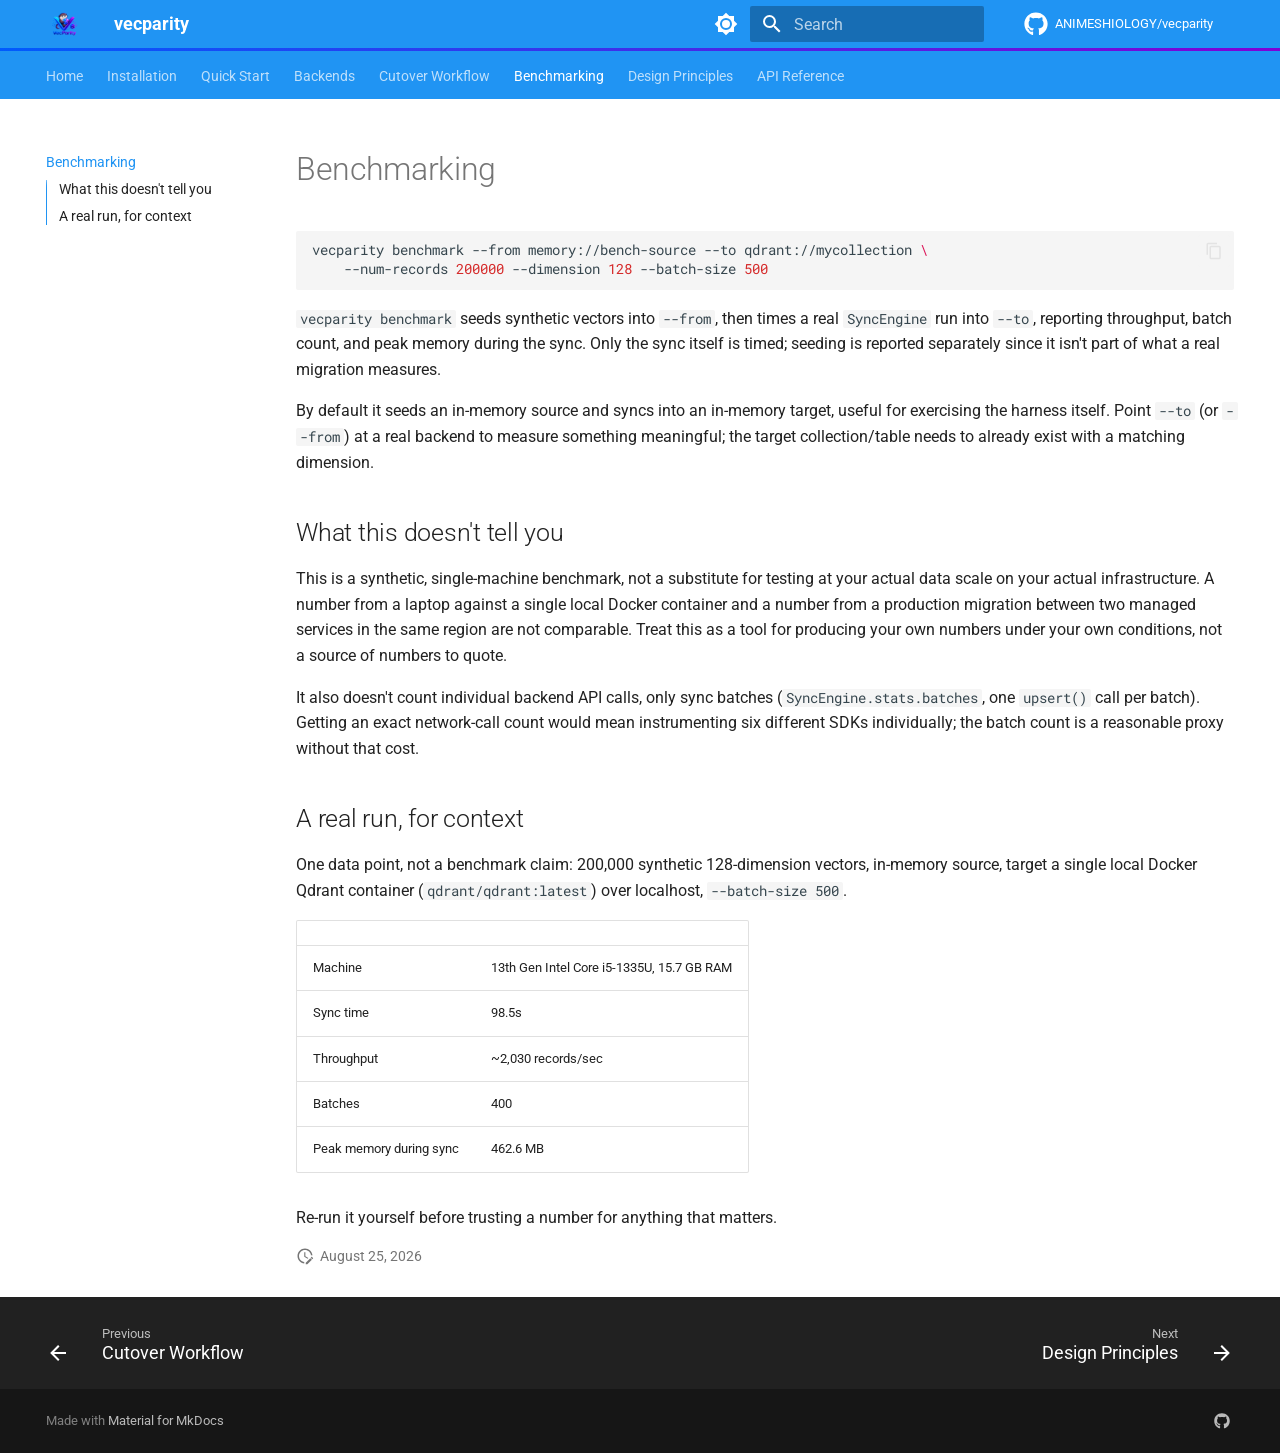
<file: benchmarking/index.html>
<!doctype html>
<html lang="en" class="no-js">
  <head>
    
      <meta charset="utf-8">
      <meta name="viewport" content="width=device-width,initial-scale=1">
      
      
      
        <link rel="canonical" href="https://animeshiology.github.io/vecparity/benchmarking/">
      
      
        <link rel="prev" href="../cutover/">
      
      
        <link rel="next" href="../design-principles/">
      
      
        
      
      
      <link rel="icon" href="../assets/vecparity_logo.png">
      <meta name="generator" content="mkdocs-1.6.1, mkdocs-material-9.7.7">
    
    
      
        <title>Benchmarking - vecparity</title>
      
    
    
      <link rel="stylesheet" href="../assets/stylesheets/main.ec1eaa64.min.css">
      
        
        <link rel="stylesheet" href="../assets/stylesheets/palette.ab4e12ef.min.css">
      
      


    
    
      
    
    
      
        
        
        <link rel="preconnect" href="https://fonts.gstatic.com" crossorigin>
        <link rel="stylesheet" href="https://fonts.googleapis.com/css?family=Roboto:300,300i,400,400i,700,700i%7CRoboto+Mono:400,400i,700,700i&display=fallback">
        <style>:root{--md-text-font:"Roboto";--md-code-font:"Roboto Mono"}</style>
      
    
    
      <link rel="stylesheet" href="../assets/_mkdocstrings.css">
    
      <link rel="stylesheet" href="../stylesheets/extra.css">
    
    <script>__md_scope=new URL("..",location),__md_hash=e=>[...e].reduce(((e,_)=>(e<<5)-e+_.charCodeAt(0)),0),__md_get=(e,_=localStorage,t=__md_scope)=>JSON.parse(_.getItem(t.pathname+"."+e)),__md_set=(e,_,t=localStorage,a=__md_scope)=>{try{t.setItem(a.pathname+"."+e,JSON.stringify(_))}catch(e){}}</script>
    
      

    
    
  </head>
  
  
    
    
      
    
    
    
    
    <body dir="ltr" data-md-color-scheme="default" data-md-color-primary="blue" data-md-color-accent="purple">
  
    
    <input class="md-toggle" data-md-toggle="drawer" type="checkbox" id="__drawer" autocomplete="off">
    <input class="md-toggle" data-md-toggle="search" type="checkbox" id="__search" autocomplete="off">
    <label class="md-overlay" for="__drawer"></label>
    <div data-md-component="skip">
      
        
        <a href="#benchmarking" class="md-skip">
          Skip to content
        </a>
      
    </div>
    <div data-md-component="announce">
      
    </div>
    
    
      

<header class="md-header" data-md-component="header">
  <nav class="md-header__inner md-grid" aria-label="Header">
    <a href=".." title="vecparity" class="md-header__button md-logo" aria-label="vecparity" data-md-component="logo">
      
  <img src="../assets/vecparity_logo.png" alt="logo">

    </a>
    <label class="md-header__button md-icon" for="__drawer">
      
      <svg xmlns="http://www.w3.org/2000/svg" viewBox="0 0 24 24"><path d="M3 6h18v2H3zm0 5h18v2H3zm0 5h18v2H3z"/></svg>
    </label>
    <div class="md-header__title" data-md-component="header-title">
      <div class="md-header__ellipsis">
        <div class="md-header__topic">
          <span class="md-ellipsis">
            vecparity
          </span>
        </div>
        <div class="md-header__topic" data-md-component="header-topic">
          <span class="md-ellipsis">
            
              Benchmarking
            
          </span>
        </div>
      </div>
    </div>
    
      
        <form class="md-header__option" data-md-component="palette">
  
    
    
    
    <input class="md-option" data-md-color-media="" data-md-color-scheme="default" data-md-color-primary="blue" data-md-color-accent="purple"  aria-label="Switch to dark mode"  type="radio" name="__palette" id="__palette_0">
    
      <label class="md-header__button md-icon" title="Switch to dark mode" for="__palette_1" hidden>
        <svg xmlns="http://www.w3.org/2000/svg" viewBox="0 0 24 24"><path d="M12 8a4 4 0 0 0-4 4 4 4 0 0 0 4 4 4 4 0 0 0 4-4 4 4 0 0 0-4-4m0 10a6 6 0 0 1-6-6 6 6 0 0 1 6-6 6 6 0 0 1 6 6 6 6 0 0 1-6 6m8-9.31V4h-4.69L12 .69 8.69 4H4v4.69L.69 12 4 15.31V20h4.69L12 23.31 15.31 20H20v-4.69L23.31 12z"/></svg>
      </label>
    
  
    
    
    
    <input class="md-option" data-md-color-media="" data-md-color-scheme="slate" data-md-color-primary="blue" data-md-color-accent="purple"  aria-label="Switch to light mode"  type="radio" name="__palette" id="__palette_1">
    
      <label class="md-header__button md-icon" title="Switch to light mode" for="__palette_0" hidden>
        <svg xmlns="http://www.w3.org/2000/svg" viewBox="0 0 24 24"><path d="M12 18c-.89 0-1.74-.2-2.5-.55C11.56 16.5 13 14.42 13 12s-1.44-4.5-3.5-5.45C10.26 6.2 11.11 6 12 6a6 6 0 0 1 6 6 6 6 0 0 1-6 6m8-9.31V4h-4.69L12 .69 8.69 4H4v4.69L.69 12 4 15.31V20h4.69L12 23.31 15.31 20H20v-4.69L23.31 12z"/></svg>
      </label>
    
  
</form>
      
    
    
      <script>var palette=__md_get("__palette");if(palette&&palette.color){if("(prefers-color-scheme)"===palette.color.media){var media=matchMedia("(prefers-color-scheme: light)"),input=document.querySelector(media.matches?"[data-md-color-media='(prefers-color-scheme: light)']":"[data-md-color-media='(prefers-color-scheme: dark)']");palette.color.media=input.getAttribute("data-md-color-media"),palette.color.scheme=input.getAttribute("data-md-color-scheme"),palette.color.primary=input.getAttribute("data-md-color-primary"),palette.color.accent=input.getAttribute("data-md-color-accent")}for(var[key,value]of Object.entries(palette.color))document.body.setAttribute("data-md-color-"+key,value)}</script>
    
    
    
      
      
        <label class="md-header__button md-icon" for="__search">
          
          <svg xmlns="http://www.w3.org/2000/svg" viewBox="0 0 24 24"><path d="M9.5 3A6.5 6.5 0 0 1 16 9.5c0 1.61-.59 3.09-1.56 4.23l.27.27h.79l5 5-1.5 1.5-5-5v-.79l-.27-.27A6.52 6.52 0 0 1 9.5 16 6.5 6.5 0 0 1 3 9.5 6.5 6.5 0 0 1 9.5 3m0 2C7 5 5 7 5 9.5S7 14 9.5 14 14 12 14 9.5 12 5 9.5 5"/></svg>
        </label>
        <div class="md-search" data-md-component="search" role="dialog">
  <label class="md-search__overlay" for="__search"></label>
  <div class="md-search__inner" role="search">
    <form class="md-search__form" name="search">
      <input type="text" class="md-search__input" name="query" aria-label="Search" placeholder="Search" autocapitalize="off" autocorrect="off" autocomplete="off" spellcheck="false" data-md-component="search-query" required>
      <label class="md-search__icon md-icon" for="__search">
        
        <svg xmlns="http://www.w3.org/2000/svg" viewBox="0 0 24 24"><path d="M9.5 3A6.5 6.5 0 0 1 16 9.5c0 1.61-.59 3.09-1.56 4.23l.27.27h.79l5 5-1.5 1.5-5-5v-.79l-.27-.27A6.52 6.52 0 0 1 9.5 16 6.5 6.5 0 0 1 3 9.5 6.5 6.5 0 0 1 9.5 3m0 2C7 5 5 7 5 9.5S7 14 9.5 14 14 12 14 9.5 12 5 9.5 5"/></svg>
        
        <svg xmlns="http://www.w3.org/2000/svg" viewBox="0 0 24 24"><path d="M20 11v2H8l5.5 5.5-1.42 1.42L4.16 12l7.92-7.92L13.5 5.5 8 11z"/></svg>
      </label>
      <nav class="md-search__options" aria-label="Search">
        
        <button type="reset" class="md-search__icon md-icon" title="Clear" aria-label="Clear" tabindex="-1">
          
          <svg xmlns="http://www.w3.org/2000/svg" viewBox="0 0 24 24"><path d="M19 6.41 17.59 5 12 10.59 6.41 5 5 6.41 10.59 12 5 17.59 6.41 19 12 13.41 17.59 19 19 17.59 13.41 12z"/></svg>
        </button>
      </nav>
      
        <div class="md-search__suggest" data-md-component="search-suggest"></div>
      
    </form>
    <div class="md-search__output">
      <div class="md-search__scrollwrap" tabindex="0" data-md-scrollfix>
        <div class="md-search-result" data-md-component="search-result">
          <div class="md-search-result__meta">
            Initializing search
          </div>
          <ol class="md-search-result__list" role="presentation"></ol>
        </div>
      </div>
    </div>
  </div>
</div>
      
    
    
      <div class="md-header__source">
        <a href="https://github.com/ANIMESHIOLOGY/vecparity" title="Go to repository" class="md-source" data-md-component="source">
  <div class="md-source__icon md-icon">
    
    <svg xmlns="http://www.w3.org/2000/svg" viewBox="0 0 512 512"><!--! Font Awesome Free 7.1.0 by @fontawesome - https://fontawesome.com License - https://fontawesome.com/license/free (Icons: CC BY 4.0, Fonts: SIL OFL 1.1, Code: MIT License) Copyright 2025 Fonticons, Inc.--><path d="M173.9 397.4c0 2-2.3 3.6-5.2 3.6-3.3.3-5.6-1.3-5.6-3.6 0-2 2.3-3.6 5.2-3.6 3-.3 5.6 1.3 5.6 3.6m-31.1-4.5c-.7 2 1.3 4.3 4.3 4.9 2.6 1 5.6 0 6.2-2s-1.3-4.3-4.3-5.2c-2.6-.7-5.5.3-6.2 2.3m44.2-1.7c-2.9.7-4.9 2.6-4.6 4.9.3 2 2.9 3.3 5.9 2.6 2.9-.7 4.9-2.6 4.6-4.6-.3-1.9-3-3.2-5.9-2.9M252.8 8C114.1 8 8 113.3 8 252c0 110.9 69.8 205.8 169.5 239.2 12.8 2.3 17.3-5.6 17.3-12.1 0-6.2-.3-40.4-.3-61.4 0 0-70 15-84.7-29.8 0 0-11.4-29.1-27.8-36.6 0 0-22.9-15.7 1.6-15.4 0 0 24.9 2 38.6 25.8 21.9 38.6 58.6 27.5 72.9 20.9 2.3-16 8.8-27.1 16-33.7-55.9-6.2-112.3-14.3-112.3-110.5 0-27.5 7.6-41.3 23.6-58.9-2.6-6.5-11.1-33.3 2.6-67.9 20.9-6.5 69 27 69 27 20-5.6 41.5-8.5 62.8-8.5s42.8 2.9 62.8 8.5c0 0 48.1-33.6 69-27 13.7 34.7 5.2 61.4 2.6 67.9 16 17.7 25.8 31.5 25.8 58.9 0 96.5-58.9 104.2-114.8 110.5 9.2 7.9 17 22.9 17 46.4 0 33.7-.3 75.4-.3 83.6 0 6.5 4.6 14.4 17.3 12.1C436.2 457.8 504 362.9 504 252 504 113.3 391.5 8 252.8 8M105.2 352.9c-1.3 1-1 3.3.7 5.2 1.6 1.6 3.9 2.3 5.2 1 1.3-1 1-3.3-.7-5.2-1.6-1.6-3.9-2.3-5.2-1m-10.8-8.1c-.7 1.3.3 2.9 2.3 3.9 1.6 1 3.6.7 4.3-.7.7-1.3-.3-2.9-2.3-3.9-2-.6-3.6-.3-4.3.7m32.4 35.6c-1.6 1.3-1 4.3 1.3 6.2 2.3 2.3 5.2 2.6 6.5 1 1.3-1.3.7-4.3-1.3-6.2-2.2-2.3-5.2-2.6-6.5-1m-11.4-14.7c-1.6 1-1.6 3.6 0 5.9s4.3 3.3 5.6 2.3c1.6-1.3 1.6-3.9 0-6.2-1.4-2.3-4-3.3-5.6-2"/></svg>
  </div>
  <div class="md-source__repository">
    ANIMESHIOLOGY/vecparity
  </div>
</a>
      </div>
    
  </nav>
  
</header>
    
    <div class="md-container" data-md-component="container">
      
      
        
          
            
<nav class="md-tabs" aria-label="Tabs" data-md-component="tabs">
  <div class="md-grid">
    <ul class="md-tabs__list">
      
        
  
  
  
  
    <li class="md-tabs__item">
      <a href=".." class="md-tabs__link">
        
  
  
    
  
  Home

      </a>
    </li>
  

      
        
  
  
  
  
    <li class="md-tabs__item">
      <a href="../installation/" class="md-tabs__link">
        
  
  
    
  
  Installation

      </a>
    </li>
  

      
        
  
  
  
  
    <li class="md-tabs__item">
      <a href="../quickstart/" class="md-tabs__link">
        
  
  
    
  
  Quick Start

      </a>
    </li>
  

      
        
  
  
  
  
    <li class="md-tabs__item">
      <a href="../backends/" class="md-tabs__link">
        
  
  
    
  
  Backends

      </a>
    </li>
  

      
        
  
  
  
  
    <li class="md-tabs__item">
      <a href="../cutover/" class="md-tabs__link">
        
  
  
    
  
  Cutover Workflow

      </a>
    </li>
  

      
        
  
  
  
    
  
  
    <li class="md-tabs__item md-tabs__item--active">
      <a href="./" class="md-tabs__link">
        
  
  
    
  
  Benchmarking

      </a>
    </li>
  

      
        
  
  
  
  
    <li class="md-tabs__item">
      <a href="../design-principles/" class="md-tabs__link">
        
  
  
    
  
  Design Principles

      </a>
    </li>
  

      
        
  
  
  
  
    
    
      <li class="md-tabs__item">
        <a href="../api-reference/adapters/" class="md-tabs__link">
          
  
  
  API Reference

        </a>
      </li>
    
  

      
    </ul>
  </div>
</nav>
          
        
      
      <main class="md-main" data-md-component="main">
        <div class="md-main__inner md-grid">
          
            
              
              <div class="md-sidebar md-sidebar--primary" data-md-component="sidebar" data-md-type="navigation" >
                <div class="md-sidebar__scrollwrap">
                  <div class="md-sidebar__inner">
                    


  


  

<nav class="md-nav md-nav--primary md-nav--lifted md-nav--integrated" aria-label="Navigation" data-md-level="0">
  <label class="md-nav__title" for="__drawer">
    <a href=".." title="vecparity" class="md-nav__button md-logo" aria-label="vecparity" data-md-component="logo">
      
  <img src="../assets/vecparity_logo.png" alt="logo">

    </a>
    vecparity
  </label>
  
    <div class="md-nav__source">
      <a href="https://github.com/ANIMESHIOLOGY/vecparity" title="Go to repository" class="md-source" data-md-component="source">
  <div class="md-source__icon md-icon">
    
    <svg xmlns="http://www.w3.org/2000/svg" viewBox="0 0 512 512"><!--! Font Awesome Free 7.1.0 by @fontawesome - https://fontawesome.com License - https://fontawesome.com/license/free (Icons: CC BY 4.0, Fonts: SIL OFL 1.1, Code: MIT License) Copyright 2025 Fonticons, Inc.--><path d="M173.9 397.4c0 2-2.3 3.6-5.2 3.6-3.3.3-5.6-1.3-5.6-3.6 0-2 2.3-3.6 5.2-3.6 3-.3 5.6 1.3 5.6 3.6m-31.1-4.5c-.7 2 1.3 4.3 4.3 4.9 2.6 1 5.6 0 6.2-2s-1.3-4.3-4.3-5.2c-2.6-.7-5.5.3-6.2 2.3m44.2-1.7c-2.9.7-4.9 2.6-4.6 4.9.3 2 2.9 3.3 5.9 2.6 2.9-.7 4.9-2.6 4.6-4.6-.3-1.9-3-3.2-5.9-2.9M252.8 8C114.1 8 8 113.3 8 252c0 110.9 69.8 205.8 169.5 239.2 12.8 2.3 17.3-5.6 17.3-12.1 0-6.2-.3-40.4-.3-61.4 0 0-70 15-84.7-29.8 0 0-11.4-29.1-27.8-36.6 0 0-22.9-15.7 1.6-15.4 0 0 24.9 2 38.6 25.8 21.9 38.6 58.6 27.5 72.9 20.9 2.3-16 8.8-27.1 16-33.7-55.9-6.2-112.3-14.3-112.3-110.5 0-27.5 7.6-41.3 23.6-58.9-2.6-6.5-11.1-33.3 2.6-67.9 20.9-6.5 69 27 69 27 20-5.6 41.5-8.5 62.8-8.5s42.8 2.9 62.8 8.5c0 0 48.1-33.6 69-27 13.7 34.7 5.2 61.4 2.6 67.9 16 17.7 25.8 31.5 25.8 58.9 0 96.5-58.9 104.2-114.8 110.5 9.2 7.9 17 22.9 17 46.4 0 33.7-.3 75.4-.3 83.6 0 6.5 4.6 14.4 17.3 12.1C436.2 457.8 504 362.9 504 252 504 113.3 391.5 8 252.8 8M105.2 352.9c-1.3 1-1 3.3.7 5.2 1.6 1.6 3.9 2.3 5.2 1 1.3-1 1-3.3-.7-5.2-1.6-1.6-3.9-2.3-5.2-1m-10.8-8.1c-.7 1.3.3 2.9 2.3 3.9 1.6 1 3.6.7 4.3-.7.7-1.3-.3-2.9-2.3-3.9-2-.6-3.6-.3-4.3.7m32.4 35.6c-1.6 1.3-1 4.3 1.3 6.2 2.3 2.3 5.2 2.6 6.5 1 1.3-1.3.7-4.3-1.3-6.2-2.2-2.3-5.2-2.6-6.5-1m-11.4-14.7c-1.6 1-1.6 3.6 0 5.9s4.3 3.3 5.6 2.3c1.6-1.3 1.6-3.9 0-6.2-1.4-2.3-4-3.3-5.6-2"/></svg>
  </div>
  <div class="md-source__repository">
    ANIMESHIOLOGY/vecparity
  </div>
</a>
    </div>
  
  <ul class="md-nav__list" data-md-scrollfix>
    
      
      
  
  
  
  
    <li class="md-nav__item">
      <a href=".." class="md-nav__link">
        
  
  
  <span class="md-ellipsis">
    
  
    Home
  

    
  </span>
  
  

      </a>
    </li>
  

    
      
      
  
  
  
  
    <li class="md-nav__item">
      <a href="../installation/" class="md-nav__link">
        
  
  
  <span class="md-ellipsis">
    
  
    Installation
  

    
  </span>
  
  

      </a>
    </li>
  

    
      
      
  
  
  
  
    <li class="md-nav__item">
      <a href="../quickstart/" class="md-nav__link">
        
  
  
  <span class="md-ellipsis">
    
  
    Quick Start
  

    
  </span>
  
  

      </a>
    </li>
  

    
      
      
  
  
  
  
    <li class="md-nav__item">
      <a href="../backends/" class="md-nav__link">
        
  
  
  <span class="md-ellipsis">
    
  
    Backends
  

    
  </span>
  
  

      </a>
    </li>
  

    
      
      
  
  
  
  
    <li class="md-nav__item">
      <a href="../cutover/" class="md-nav__link">
        
  
  
  <span class="md-ellipsis">
    
  
    Cutover Workflow
  

    
  </span>
  
  

      </a>
    </li>
  

    
      
      
  
  
    
  
  
  
    <li class="md-nav__item md-nav__item--active">
      
      <input class="md-nav__toggle md-toggle" type="checkbox" id="__toc">
      
      
        
      
      
        <label class="md-nav__link md-nav__link--active" for="__toc">
          
  
  
  <span class="md-ellipsis">
    
  
    Benchmarking
  

    
  </span>
  
  

          <span class="md-nav__icon md-icon"></span>
        </label>
      
      <a href="./" class="md-nav__link md-nav__link--active">
        
  
  
  <span class="md-ellipsis">
    
  
    Benchmarking
  

    
  </span>
  
  

      </a>
      
        

<nav class="md-nav md-nav--secondary" aria-label="Table of contents">
  
  
  
    
  
  
    <label class="md-nav__title" for="__toc">
      <span class="md-nav__icon md-icon"></span>
      Table of contents
    </label>
    <ul class="md-nav__list" data-md-component="toc" data-md-scrollfix>
      
        <li class="md-nav__item">
  <a href="#what-this-doesnt-tell-you" class="md-nav__link">
    <span class="md-ellipsis">
      
        What this doesn't tell you
      
    </span>
  </a>
  
</li>
      
        <li class="md-nav__item">
  <a href="#a-real-run-for-context" class="md-nav__link">
    <span class="md-ellipsis">
      
        A real run, for context
      
    </span>
  </a>
  
</li>
      
    </ul>
  
</nav>
      
    </li>
  

    
      
      
  
  
  
  
    <li class="md-nav__item">
      <a href="../design-principles/" class="md-nav__link">
        
  
  
  <span class="md-ellipsis">
    
  
    Design Principles
  

    
  </span>
  
  

      </a>
    </li>
  

    
      
      
  
  
  
  
    
    
    
    
      
      
        
      
    
    
    <li class="md-nav__item md-nav__item--nested">
      
        
        
          
        
        <input class="md-nav__toggle md-toggle md-toggle--indeterminate" type="checkbox" id="__nav_8" >
        
          
          <label class="md-nav__link" for="__nav_8" id="__nav_8_label" tabindex="0">
            
  
  
  <span class="md-ellipsis">
    
  
    API Reference
  

    
  </span>
  
  

            <span class="md-nav__icon md-icon"></span>
          </label>
        
        <nav class="md-nav" data-md-level="1" aria-labelledby="__nav_8_label" aria-expanded="false">
          <label class="md-nav__title" for="__nav_8">
            <span class="md-nav__icon md-icon"></span>
            
  
    API Reference
  

          </label>
          <ul class="md-nav__list" data-md-scrollfix>
            
              
                
  
  
  
  
    <li class="md-nav__item">
      <a href="../api-reference/adapters/" class="md-nav__link">
        
  
  
  <span class="md-ellipsis">
    
  
    adapters
  

    
  </span>
  
  

      </a>
    </li>
  

              
            
              
                
  
  
  
  
    <li class="md-nav__item">
      <a href="../api-reference/sync/" class="md-nav__link">
        
  
  
  <span class="md-ellipsis">
    
  
    sync
  

    
  </span>
  
  

      </a>
    </li>
  

              
            
              
                
  
  
  
  
    <li class="md-nav__item">
      <a href="../api-reference/verify/" class="md-nav__link">
        
  
  
  <span class="md-ellipsis">
    
  
    verify
  

    
  </span>
  
  

      </a>
    </li>
  

              
            
              
                
  
  
  
  
    <li class="md-nav__item">
      <a href="../api-reference/types/" class="md-nav__link">
        
  
  
  <span class="md-ellipsis">
    
  
    types
  

    
  </span>
  
  

      </a>
    </li>
  

              
            
          </ul>
        </nav>
      
    </li>
  

    
  </ul>
</nav>
                  </div>
                </div>
              </div>
            
            
          
          
            <div class="md-content" data-md-component="content">
              
              <article class="md-content__inner md-typeset">
                
                  


  
  


<h1 id="benchmarking">Benchmarking</h1>
<div class="highlight"><pre><span></span><code><a id="__codelineno-0-1" name="__codelineno-0-1" href="#__codelineno-0-1"></a>vecparity<span class="w"> </span>benchmark<span class="w"> </span>--from<span class="w"> </span>memory://bench-source<span class="w"> </span>--to<span class="w"> </span>qdrant://mycollection<span class="w"> </span><span class="se">\</span>
<a id="__codelineno-0-2" name="__codelineno-0-2" href="#__codelineno-0-2"></a><span class="w">    </span>--num-records<span class="w"> </span><span class="m">200000</span><span class="w"> </span>--dimension<span class="w"> </span><span class="m">128</span><span class="w"> </span>--batch-size<span class="w"> </span><span class="m">500</span>
</code></pre></div>
<p><code>vecparity benchmark</code> seeds synthetic vectors into <code>--from</code>, then times a
real <code>SyncEngine</code> run into <code>--to</code>, reporting throughput, batch count, and
peak memory during the sync. Only the sync itself is timed; seeding is
reported separately since it isn't part of what a real migration measures.</p>
<p>By default it seeds an in-memory source and syncs into an in-memory
target, useful for exercising the harness itself. Point <code>--to</code> (or
<code>--from</code>) at a real backend to measure something meaningful; the target
collection/table needs to already exist with a matching dimension.</p>
<h2 id="what-this-doesnt-tell-you">What this doesn't tell you</h2>
<p>This is a synthetic, single-machine benchmark, not a substitute for
testing at your actual data scale on your actual infrastructure. A
number from a laptop against a single local Docker container and a
number from a production migration between two managed services in the
same region are not comparable. Treat this as a tool for producing your
own numbers under your own conditions, not a source of numbers to quote.</p>
<p>It also doesn't count individual backend API calls, only sync batches
(<code>SyncEngine.stats.batches</code>, one <code>upsert()</code> call per batch). Getting an
exact network-call count would mean instrumenting six different SDKs
individually; the batch count is a reasonable proxy without that cost.</p>
<h2 id="a-real-run-for-context">A real run, for context</h2>
<p>One data point, not a benchmark claim: 200,000 synthetic 128-dimension
vectors, in-memory source, target a single local Docker Qdrant
container (<code>qdrant/qdrant:latest</code>) over localhost, <code>--batch-size 500</code>.</p>
<table>
<thead>
<tr>
<th></th>
<th></th>
</tr>
</thead>
<tbody>
<tr>
<td>Machine</td>
<td>13th Gen Intel Core i5-1335U, 15.7 GB RAM</td>
</tr>
<tr>
<td>Sync time</td>
<td>98.5s</td>
</tr>
<tr>
<td>Throughput</td>
<td>~2,030 records/sec</td>
</tr>
<tr>
<td>Batches</td>
<td>400</td>
</tr>
<tr>
<td>Peak memory during sync</td>
<td>462.6 MB</td>
</tr>
</tbody>
</table>
<p>Re-run it yourself before trusting a number for anything that matters.</p>







  
    
  
  


  <aside class="md-source-file">
    
      
  <span class="md-source-file__fact">
    <span class="md-icon" title="Last update">
      <svg xmlns="http://www.w3.org/2000/svg" viewBox="0 0 24 24"><path d="M21 13.1c-.1 0-.3.1-.4.2l-1 1 2.1 2.1 1-1c.2-.2.2-.6 0-.8l-1.3-1.3c-.1-.1-.2-.2-.4-.2m-1.9 1.8-6.1 6V23h2.1l6.1-6.1zM12.5 7v5.2l4 2.4-1 1L11 13V7zM11 21.9c-5.1-.5-9-4.8-9-9.9C2 6.5 6.5 2 12 2c5.3 0 9.6 4.1 10 9.3-.3-.1-.6-.2-1-.2s-.7.1-1 .2C19.6 7.2 16.2 4 12 4c-4.4 0-8 3.6-8 8 0 4.1 3.1 7.5 7.1 7.9l-.1.2z"/></svg>
    </span>
    <span class="git-revision-date-localized-plugin git-revision-date-localized-plugin-date" title="August 25, 2026 19:12:31 UTC">August 25, 2026</span>
  </span>

    
    
    
    
  </aside>





                
              </article>
            </div>
          
          
<script>var target=document.getElementById(location.hash.slice(1));target&&target.name&&(target.checked=target.name.startsWith("__tabbed_"))</script>
        </div>
        
          <button type="button" class="md-top md-icon" data-md-component="top" hidden>
  
  <svg xmlns="http://www.w3.org/2000/svg" viewBox="0 0 24 24"><path d="M13 20h-2V8l-5.5 5.5-1.42-1.42L12 4.16l7.92 7.92-1.42 1.42L13 8z"/></svg>
  Back to top
</button>
        
      </main>
      
        <footer class="md-footer">
  
    
      
      <nav class="md-footer__inner md-grid" aria-label="Footer" >
        
          
          <a href="../cutover/" class="md-footer__link md-footer__link--prev" aria-label="Previous: Cutover Workflow">
            <div class="md-footer__button md-icon">
              
              <svg xmlns="http://www.w3.org/2000/svg" viewBox="0 0 24 24"><path d="M20 11v2H8l5.5 5.5-1.42 1.42L4.16 12l7.92-7.92L13.5 5.5 8 11z"/></svg>
            </div>
            <div class="md-footer__title">
              <span class="md-footer__direction">
                Previous
              </span>
              <div class="md-ellipsis">
                Cutover Workflow
              </div>
            </div>
          </a>
        
        
          
          <a href="../design-principles/" class="md-footer__link md-footer__link--next" aria-label="Next: Design Principles">
            <div class="md-footer__title">
              <span class="md-footer__direction">
                Next
              </span>
              <div class="md-ellipsis">
                Design Principles
              </div>
            </div>
            <div class="md-footer__button md-icon">
              
              <svg xmlns="http://www.w3.org/2000/svg" viewBox="0 0 24 24"><path d="M4 11v2h12l-5.5 5.5 1.42 1.42L19.84 12l-7.92-7.92L10.5 5.5 16 11z"/></svg>
            </div>
          </a>
        
      </nav>
    
  
  <div class="md-footer-meta md-typeset">
    <div class="md-footer-meta__inner md-grid">
      <div class="md-copyright">
  
  
    Made with
    <a href="https://squidfunk.github.io/mkdocs-material/" target="_blank" rel="noopener">
      Material for MkDocs
    </a>
  
</div>
      
        
<div class="md-social">
  
    
    
    
    
    <a href="https://github.com/ANIMESHIOLOGY/vecparity" target="_blank" rel="noopener" title="vecparity on GitHub" class="md-social__link">
      <svg xmlns="http://www.w3.org/2000/svg" viewBox="0 0 512 512"><!--! Font Awesome Free 7.1.0 by @fontawesome - https://fontawesome.com License - https://fontawesome.com/license/free (Icons: CC BY 4.0, Fonts: SIL OFL 1.1, Code: MIT License) Copyright 2025 Fonticons, Inc.--><path d="M173.9 397.4c0 2-2.3 3.6-5.2 3.6-3.3.3-5.6-1.3-5.6-3.6 0-2 2.3-3.6 5.2-3.6 3-.3 5.6 1.3 5.6 3.6m-31.1-4.5c-.7 2 1.3 4.3 4.3 4.9 2.6 1 5.6 0 6.2-2s-1.3-4.3-4.3-5.2c-2.6-.7-5.5.3-6.2 2.3m44.2-1.7c-2.9.7-4.9 2.6-4.6 4.9.3 2 2.9 3.3 5.9 2.6 2.9-.7 4.9-2.6 4.6-4.6-.3-1.9-3-3.2-5.9-2.9M252.8 8C114.1 8 8 113.3 8 252c0 110.9 69.8 205.8 169.5 239.2 12.8 2.3 17.3-5.6 17.3-12.1 0-6.2-.3-40.4-.3-61.4 0 0-70 15-84.7-29.8 0 0-11.4-29.1-27.8-36.6 0 0-22.9-15.7 1.6-15.4 0 0 24.9 2 38.6 25.8 21.9 38.6 58.6 27.5 72.9 20.9 2.3-16 8.8-27.1 16-33.7-55.9-6.2-112.3-14.3-112.3-110.5 0-27.5 7.6-41.3 23.6-58.9-2.6-6.5-11.1-33.3 2.6-67.9 20.9-6.5 69 27 69 27 20-5.6 41.5-8.5 62.8-8.5s42.8 2.9 62.8 8.5c0 0 48.1-33.6 69-27 13.7 34.7 5.2 61.4 2.6 67.9 16 17.7 25.8 31.5 25.8 58.9 0 96.5-58.9 104.2-114.8 110.5 9.2 7.9 17 22.9 17 46.4 0 33.7-.3 75.4-.3 83.6 0 6.5 4.6 14.4 17.3 12.1C436.2 457.8 504 362.9 504 252 504 113.3 391.5 8 252.8 8M105.2 352.9c-1.3 1-1 3.3.7 5.2 1.6 1.6 3.9 2.3 5.2 1 1.3-1 1-3.3-.7-5.2-1.6-1.6-3.9-2.3-5.2-1m-10.8-8.1c-.7 1.3.3 2.9 2.3 3.9 1.6 1 3.6.7 4.3-.7.7-1.3-.3-2.9-2.3-3.9-2-.6-3.6-.3-4.3.7m32.4 35.6c-1.6 1.3-1 4.3 1.3 6.2 2.3 2.3 5.2 2.6 6.5 1 1.3-1.3.7-4.3-1.3-6.2-2.2-2.3-5.2-2.6-6.5-1m-11.4-14.7c-1.6 1-1.6 3.6 0 5.9s4.3 3.3 5.6 2.3c1.6-1.3 1.6-3.9 0-6.2-1.4-2.3-4-3.3-5.6-2"/></svg>
    </a>
  
</div>
      
    </div>
  </div>
</footer>
      
    </div>
    <div class="md-dialog" data-md-component="dialog">
      <div class="md-dialog__inner md-typeset"></div>
    </div>
    
    
    
      
      
      <script id="__config" type="application/json">{"annotate": null, "base": "..", "features": ["navigation.tabs", "navigation.sections", "navigation.expand", "navigation.top", "navigation.footer", "toc.integrate", "content.code.copy", "content.tooltips", "search.suggest", "search.highlight"], "search": "../assets/javascripts/workers/search.2c215733.min.js", "tags": null, "translations": {"clipboard.copied": "Copied to clipboard", "clipboard.copy": "Copy to clipboard", "search.result.more.one": "1 more on this page", "search.result.more.other": "# more on this page", "search.result.none": "No matching documents", "search.result.one": "1 matching document", "search.result.other": "# matching documents", "search.result.placeholder": "Type to start searching", "search.result.term.missing": "Missing", "select.version": "Select version"}, "version": null}</script>
    
    
      <script src="../assets/javascripts/bundle.d7400e89.min.js"></script>
      
    
  </body>
</html>
</file>
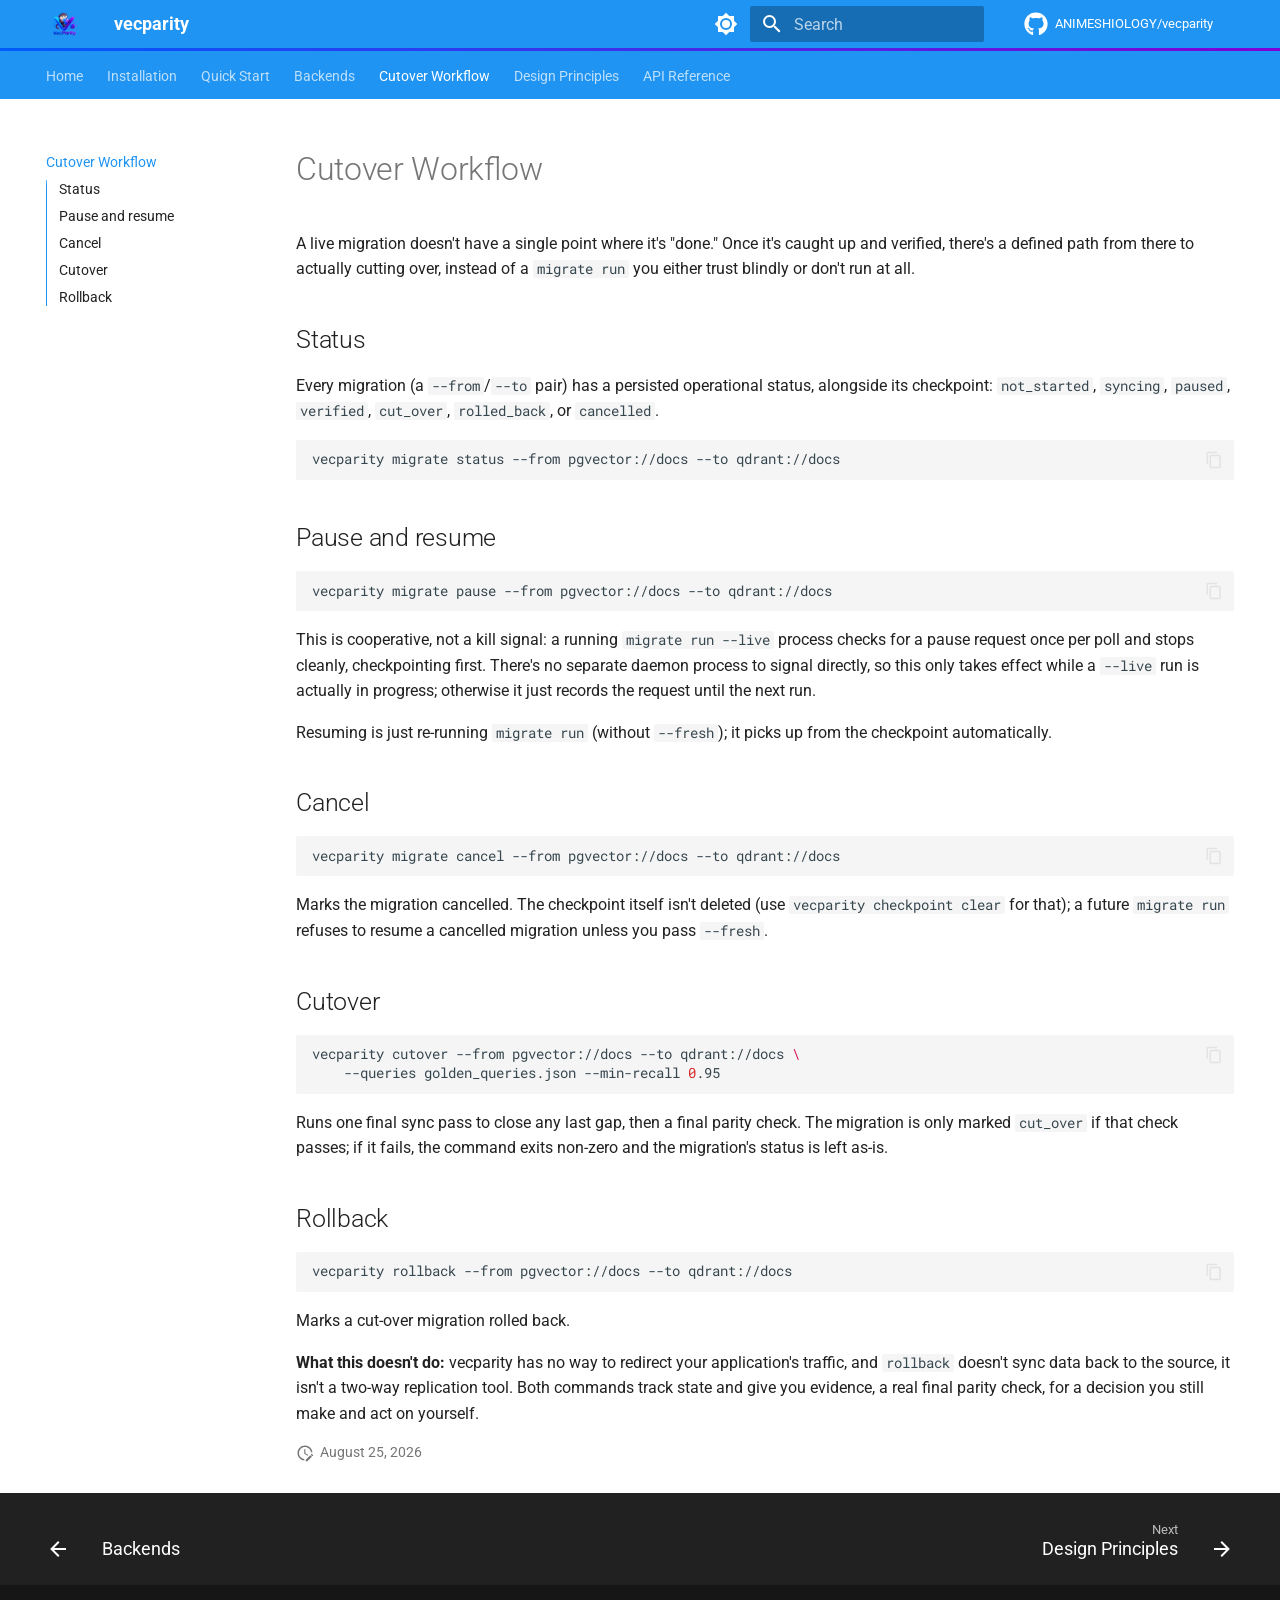
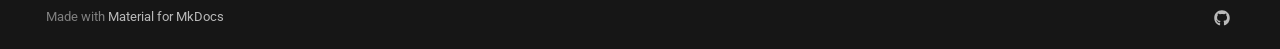
<file: cutover/index.html>
<!doctype html>
<html lang="en" class="no-js">
  <head>
    
      <meta charset="utf-8">
      <meta name="viewport" content="width=device-width,initial-scale=1">
      
      
      
        <link rel="canonical" href="https://animeshiology.github.io/vecparity/cutover/">
      
      
        <link rel="prev" href="../backends/">
      
      
        <link rel="next" href="../design-principles/">
      
      
        
      
      
      <link rel="icon" href="../assets/vecparity_logo.png">
      <meta name="generator" content="mkdocs-1.6.1, mkdocs-material-9.7.7">
    
    
      
        <title>Cutover Workflow - vecparity</title>
      
    
    
      <link rel="stylesheet" href="../assets/stylesheets/main.ec1eaa64.min.css">
      
        
        <link rel="stylesheet" href="../assets/stylesheets/palette.ab4e12ef.min.css">
      
      


    
    
      
    
    
      
        
        
        <link rel="preconnect" href="https://fonts.gstatic.com" crossorigin>
        <link rel="stylesheet" href="https://fonts.googleapis.com/css?family=Roboto:300,300i,400,400i,700,700i%7CRoboto+Mono:400,400i,700,700i&display=fallback">
        <style>:root{--md-text-font:"Roboto";--md-code-font:"Roboto Mono"}</style>
      
    
    
      <link rel="stylesheet" href="../assets/_mkdocstrings.css">
    
      <link rel="stylesheet" href="../stylesheets/extra.css">
    
    <script>__md_scope=new URL("..",location),__md_hash=e=>[...e].reduce(((e,_)=>(e<<5)-e+_.charCodeAt(0)),0),__md_get=(e,_=localStorage,t=__md_scope)=>JSON.parse(_.getItem(t.pathname+"."+e)),__md_set=(e,_,t=localStorage,a=__md_scope)=>{try{t.setItem(a.pathname+"."+e,JSON.stringify(_))}catch(e){}}</script>
    
      

    
    
  </head>
  
  
    
    
      
    
    
    
    
    <body dir="ltr" data-md-color-scheme="default" data-md-color-primary="blue" data-md-color-accent="purple">
  
    
    <input class="md-toggle" data-md-toggle="drawer" type="checkbox" id="__drawer" autocomplete="off">
    <input class="md-toggle" data-md-toggle="search" type="checkbox" id="__search" autocomplete="off">
    <label class="md-overlay" for="__drawer"></label>
    <div data-md-component="skip">
      
        
        <a href="#cutover-workflow" class="md-skip">
          Skip to content
        </a>
      
    </div>
    <div data-md-component="announce">
      
    </div>
    
    
      

<header class="md-header" data-md-component="header">
  <nav class="md-header__inner md-grid" aria-label="Header">
    <a href=".." title="vecparity" class="md-header__button md-logo" aria-label="vecparity" data-md-component="logo">
      
  <img src="../assets/vecparity_logo.png" alt="logo">

    </a>
    <label class="md-header__button md-icon" for="__drawer">
      
      <svg xmlns="http://www.w3.org/2000/svg" viewBox="0 0 24 24"><path d="M3 6h18v2H3zm0 5h18v2H3zm0 5h18v2H3z"/></svg>
    </label>
    <div class="md-header__title" data-md-component="header-title">
      <div class="md-header__ellipsis">
        <div class="md-header__topic">
          <span class="md-ellipsis">
            vecparity
          </span>
        </div>
        <div class="md-header__topic" data-md-component="header-topic">
          <span class="md-ellipsis">
            
              Cutover Workflow
            
          </span>
        </div>
      </div>
    </div>
    
      
        <form class="md-header__option" data-md-component="palette">
  
    
    
    
    <input class="md-option" data-md-color-media="" data-md-color-scheme="default" data-md-color-primary="blue" data-md-color-accent="purple"  aria-label="Switch to dark mode"  type="radio" name="__palette" id="__palette_0">
    
      <label class="md-header__button md-icon" title="Switch to dark mode" for="__palette_1" hidden>
        <svg xmlns="http://www.w3.org/2000/svg" viewBox="0 0 24 24"><path d="M12 8a4 4 0 0 0-4 4 4 4 0 0 0 4 4 4 4 0 0 0 4-4 4 4 0 0 0-4-4m0 10a6 6 0 0 1-6-6 6 6 0 0 1 6-6 6 6 0 0 1 6 6 6 6 0 0 1-6 6m8-9.31V4h-4.69L12 .69 8.69 4H4v4.69L.69 12 4 15.31V20h4.69L12 23.31 15.31 20H20v-4.69L23.31 12z"/></svg>
      </label>
    
  
    
    
    
    <input class="md-option" data-md-color-media="" data-md-color-scheme="slate" data-md-color-primary="blue" data-md-color-accent="purple"  aria-label="Switch to light mode"  type="radio" name="__palette" id="__palette_1">
    
      <label class="md-header__button md-icon" title="Switch to light mode" for="__palette_0" hidden>
        <svg xmlns="http://www.w3.org/2000/svg" viewBox="0 0 24 24"><path d="M12 18c-.89 0-1.74-.2-2.5-.55C11.56 16.5 13 14.42 13 12s-1.44-4.5-3.5-5.45C10.26 6.2 11.11 6 12 6a6 6 0 0 1 6 6 6 6 0 0 1-6 6m8-9.31V4h-4.69L12 .69 8.69 4H4v4.69L.69 12 4 15.31V20h4.69L12 23.31 15.31 20H20v-4.69L23.31 12z"/></svg>
      </label>
    
  
</form>
      
    
    
      <script>var palette=__md_get("__palette");if(palette&&palette.color){if("(prefers-color-scheme)"===palette.color.media){var media=matchMedia("(prefers-color-scheme: light)"),input=document.querySelector(media.matches?"[data-md-color-media='(prefers-color-scheme: light)']":"[data-md-color-media='(prefers-color-scheme: dark)']");palette.color.media=input.getAttribute("data-md-color-media"),palette.color.scheme=input.getAttribute("data-md-color-scheme"),palette.color.primary=input.getAttribute("data-md-color-primary"),palette.color.accent=input.getAttribute("data-md-color-accent")}for(var[key,value]of Object.entries(palette.color))document.body.setAttribute("data-md-color-"+key,value)}</script>
    
    
    
      
      
        <label class="md-header__button md-icon" for="__search">
          
          <svg xmlns="http://www.w3.org/2000/svg" viewBox="0 0 24 24"><path d="M9.5 3A6.5 6.5 0 0 1 16 9.5c0 1.61-.59 3.09-1.56 4.23l.27.27h.79l5 5-1.5 1.5-5-5v-.79l-.27-.27A6.52 6.52 0 0 1 9.5 16 6.5 6.5 0 0 1 3 9.5 6.5 6.5 0 0 1 9.5 3m0 2C7 5 5 7 5 9.5S7 14 9.5 14 14 12 14 9.5 12 5 9.5 5"/></svg>
        </label>
        <div class="md-search" data-md-component="search" role="dialog">
  <label class="md-search__overlay" for="__search"></label>
  <div class="md-search__inner" role="search">
    <form class="md-search__form" name="search">
      <input type="text" class="md-search__input" name="query" aria-label="Search" placeholder="Search" autocapitalize="off" autocorrect="off" autocomplete="off" spellcheck="false" data-md-component="search-query" required>
      <label class="md-search__icon md-icon" for="__search">
        
        <svg xmlns="http://www.w3.org/2000/svg" viewBox="0 0 24 24"><path d="M9.5 3A6.5 6.5 0 0 1 16 9.5c0 1.61-.59 3.09-1.56 4.23l.27.27h.79l5 5-1.5 1.5-5-5v-.79l-.27-.27A6.52 6.52 0 0 1 9.5 16 6.5 6.5 0 0 1 3 9.5 6.5 6.5 0 0 1 9.5 3m0 2C7 5 5 7 5 9.5S7 14 9.5 14 14 12 14 9.5 12 5 9.5 5"/></svg>
        
        <svg xmlns="http://www.w3.org/2000/svg" viewBox="0 0 24 24"><path d="M20 11v2H8l5.5 5.5-1.42 1.42L4.16 12l7.92-7.92L13.5 5.5 8 11z"/></svg>
      </label>
      <nav class="md-search__options" aria-label="Search">
        
        <button type="reset" class="md-search__icon md-icon" title="Clear" aria-label="Clear" tabindex="-1">
          
          <svg xmlns="http://www.w3.org/2000/svg" viewBox="0 0 24 24"><path d="M19 6.41 17.59 5 12 10.59 6.41 5 5 6.41 10.59 12 5 17.59 6.41 19 12 13.41 17.59 19 19 17.59 13.41 12z"/></svg>
        </button>
      </nav>
      
        <div class="md-search__suggest" data-md-component="search-suggest"></div>
      
    </form>
    <div class="md-search__output">
      <div class="md-search__scrollwrap" tabindex="0" data-md-scrollfix>
        <div class="md-search-result" data-md-component="search-result">
          <div class="md-search-result__meta">
            Initializing search
          </div>
          <ol class="md-search-result__list" role="presentation"></ol>
        </div>
      </div>
    </div>
  </div>
</div>
      
    
    
      <div class="md-header__source">
        <a href="https://github.com/ANIMESHIOLOGY/vecparity" title="Go to repository" class="md-source" data-md-component="source">
  <div class="md-source__icon md-icon">
    
    <svg xmlns="http://www.w3.org/2000/svg" viewBox="0 0 512 512"><!--! Font Awesome Free 7.1.0 by @fontawesome - https://fontawesome.com License - https://fontawesome.com/license/free (Icons: CC BY 4.0, Fonts: SIL OFL 1.1, Code: MIT License) Copyright 2025 Fonticons, Inc.--><path d="M173.9 397.4c0 2-2.3 3.6-5.2 3.6-3.3.3-5.6-1.3-5.6-3.6 0-2 2.3-3.6 5.2-3.6 3-.3 5.6 1.3 5.6 3.6m-31.1-4.5c-.7 2 1.3 4.3 4.3 4.9 2.6 1 5.6 0 6.2-2s-1.3-4.3-4.3-5.2c-2.6-.7-5.5.3-6.2 2.3m44.2-1.7c-2.9.7-4.9 2.6-4.6 4.9.3 2 2.9 3.3 5.9 2.6 2.9-.7 4.9-2.6 4.6-4.6-.3-1.9-3-3.2-5.9-2.9M252.8 8C114.1 8 8 113.3 8 252c0 110.9 69.8 205.8 169.5 239.2 12.8 2.3 17.3-5.6 17.3-12.1 0-6.2-.3-40.4-.3-61.4 0 0-70 15-84.7-29.8 0 0-11.4-29.1-27.8-36.6 0 0-22.9-15.7 1.6-15.4 0 0 24.9 2 38.6 25.8 21.9 38.6 58.6 27.5 72.9 20.9 2.3-16 8.8-27.1 16-33.7-55.9-6.2-112.3-14.3-112.3-110.5 0-27.5 7.6-41.3 23.6-58.9-2.6-6.5-11.1-33.3 2.6-67.9 20.9-6.5 69 27 69 27 20-5.6 41.5-8.5 62.8-8.5s42.8 2.9 62.8 8.5c0 0 48.1-33.6 69-27 13.7 34.7 5.2 61.4 2.6 67.9 16 17.7 25.8 31.5 25.8 58.9 0 96.5-58.9 104.2-114.8 110.5 9.2 7.9 17 22.9 17 46.4 0 33.7-.3 75.4-.3 83.6 0 6.5 4.6 14.4 17.3 12.1C436.2 457.8 504 362.9 504 252 504 113.3 391.5 8 252.8 8M105.2 352.9c-1.3 1-1 3.3.7 5.2 1.6 1.6 3.9 2.3 5.2 1 1.3-1 1-3.3-.7-5.2-1.6-1.6-3.9-2.3-5.2-1m-10.8-8.1c-.7 1.3.3 2.9 2.3 3.9 1.6 1 3.6.7 4.3-.7.7-1.3-.3-2.9-2.3-3.9-2-.6-3.6-.3-4.3.7m32.4 35.6c-1.6 1.3-1 4.3 1.3 6.2 2.3 2.3 5.2 2.6 6.5 1 1.3-1.3.7-4.3-1.3-6.2-2.2-2.3-5.2-2.6-6.5-1m-11.4-14.7c-1.6 1-1.6 3.6 0 5.9s4.3 3.3 5.6 2.3c1.6-1.3 1.6-3.9 0-6.2-1.4-2.3-4-3.3-5.6-2"/></svg>
  </div>
  <div class="md-source__repository">
    ANIMESHIOLOGY/vecparity
  </div>
</a>
      </div>
    
  </nav>
  
</header>
    
    <div class="md-container" data-md-component="container">
      
      
        
          
            
<nav class="md-tabs" aria-label="Tabs" data-md-component="tabs">
  <div class="md-grid">
    <ul class="md-tabs__list">
      
        
  
  
  
  
    <li class="md-tabs__item">
      <a href=".." class="md-tabs__link">
        
  
  
    
  
  Home

      </a>
    </li>
  

      
        
  
  
  
  
    <li class="md-tabs__item">
      <a href="../installation/" class="md-tabs__link">
        
  
  
    
  
  Installation

      </a>
    </li>
  

      
        
  
  
  
  
    <li class="md-tabs__item">
      <a href="../quickstart/" class="md-tabs__link">
        
  
  
    
  
  Quick Start

      </a>
    </li>
  

      
        
  
  
  
  
    <li class="md-tabs__item">
      <a href="../backends/" class="md-tabs__link">
        
  
  
    
  
  Backends

      </a>
    </li>
  

      
        
  
  
  
    
  
  
    <li class="md-tabs__item md-tabs__item--active">
      <a href="./" class="md-tabs__link">
        
  
  
    
  
  Cutover Workflow

      </a>
    </li>
  

      
        
  
  
  
  
    <li class="md-tabs__item">
      <a href="../design-principles/" class="md-tabs__link">
        
  
  
    
  
  Design Principles

      </a>
    </li>
  

      
        
  
  
  
  
    
    
      <li class="md-tabs__item">
        <a href="../api-reference/adapters/" class="md-tabs__link">
          
  
  
  API Reference

        </a>
      </li>
    
  

      
    </ul>
  </div>
</nav>
          
        
      
      <main class="md-main" data-md-component="main">
        <div class="md-main__inner md-grid">
          
            
              
              <div class="md-sidebar md-sidebar--primary" data-md-component="sidebar" data-md-type="navigation" >
                <div class="md-sidebar__scrollwrap">
                  <div class="md-sidebar__inner">
                    


  


  

<nav class="md-nav md-nav--primary md-nav--lifted md-nav--integrated" aria-label="Navigation" data-md-level="0">
  <label class="md-nav__title" for="__drawer">
    <a href=".." title="vecparity" class="md-nav__button md-logo" aria-label="vecparity" data-md-component="logo">
      
  <img src="../assets/vecparity_logo.png" alt="logo">

    </a>
    vecparity
  </label>
  
    <div class="md-nav__source">
      <a href="https://github.com/ANIMESHIOLOGY/vecparity" title="Go to repository" class="md-source" data-md-component="source">
  <div class="md-source__icon md-icon">
    
    <svg xmlns="http://www.w3.org/2000/svg" viewBox="0 0 512 512"><!--! Font Awesome Free 7.1.0 by @fontawesome - https://fontawesome.com License - https://fontawesome.com/license/free (Icons: CC BY 4.0, Fonts: SIL OFL 1.1, Code: MIT License) Copyright 2025 Fonticons, Inc.--><path d="M173.9 397.4c0 2-2.3 3.6-5.2 3.6-3.3.3-5.6-1.3-5.6-3.6 0-2 2.3-3.6 5.2-3.6 3-.3 5.6 1.3 5.6 3.6m-31.1-4.5c-.7 2 1.3 4.3 4.3 4.9 2.6 1 5.6 0 6.2-2s-1.3-4.3-4.3-5.2c-2.6-.7-5.5.3-6.2 2.3m44.2-1.7c-2.9.7-4.9 2.6-4.6 4.9.3 2 2.9 3.3 5.9 2.6 2.9-.7 4.9-2.6 4.6-4.6-.3-1.9-3-3.2-5.9-2.9M252.8 8C114.1 8 8 113.3 8 252c0 110.9 69.8 205.8 169.5 239.2 12.8 2.3 17.3-5.6 17.3-12.1 0-6.2-.3-40.4-.3-61.4 0 0-70 15-84.7-29.8 0 0-11.4-29.1-27.8-36.6 0 0-22.9-15.7 1.6-15.4 0 0 24.9 2 38.6 25.8 21.9 38.6 58.6 27.5 72.9 20.9 2.3-16 8.8-27.1 16-33.7-55.9-6.2-112.3-14.3-112.3-110.5 0-27.5 7.6-41.3 23.6-58.9-2.6-6.5-11.1-33.3 2.6-67.9 20.9-6.5 69 27 69 27 20-5.6 41.5-8.5 62.8-8.5s42.8 2.9 62.8 8.5c0 0 48.1-33.6 69-27 13.7 34.7 5.2 61.4 2.6 67.9 16 17.7 25.8 31.5 25.8 58.9 0 96.5-58.9 104.2-114.8 110.5 9.2 7.9 17 22.9 17 46.4 0 33.7-.3 75.4-.3 83.6 0 6.5 4.6 14.4 17.3 12.1C436.2 457.8 504 362.9 504 252 504 113.3 391.5 8 252.8 8M105.2 352.9c-1.3 1-1 3.3.7 5.2 1.6 1.6 3.9 2.3 5.2 1 1.3-1 1-3.3-.7-5.2-1.6-1.6-3.9-2.3-5.2-1m-10.8-8.1c-.7 1.3.3 2.9 2.3 3.9 1.6 1 3.6.7 4.3-.7.7-1.3-.3-2.9-2.3-3.9-2-.6-3.6-.3-4.3.7m32.4 35.6c-1.6 1.3-1 4.3 1.3 6.2 2.3 2.3 5.2 2.6 6.5 1 1.3-1.3.7-4.3-1.3-6.2-2.2-2.3-5.2-2.6-6.5-1m-11.4-14.7c-1.6 1-1.6 3.6 0 5.9s4.3 3.3 5.6 2.3c1.6-1.3 1.6-3.9 0-6.2-1.4-2.3-4-3.3-5.6-2"/></svg>
  </div>
  <div class="md-source__repository">
    ANIMESHIOLOGY/vecparity
  </div>
</a>
    </div>
  
  <ul class="md-nav__list" data-md-scrollfix>
    
      
      
  
  
  
  
    <li class="md-nav__item">
      <a href=".." class="md-nav__link">
        
  
  
  <span class="md-ellipsis">
    
  
    Home
  

    
  </span>
  
  

      </a>
    </li>
  

    
      
      
  
  
  
  
    <li class="md-nav__item">
      <a href="../installation/" class="md-nav__link">
        
  
  
  <span class="md-ellipsis">
    
  
    Installation
  

    
  </span>
  
  

      </a>
    </li>
  

    
      
      
  
  
  
  
    <li class="md-nav__item">
      <a href="../quickstart/" class="md-nav__link">
        
  
  
  <span class="md-ellipsis">
    
  
    Quick Start
  

    
  </span>
  
  

      </a>
    </li>
  

    
      
      
  
  
  
  
    <li class="md-nav__item">
      <a href="../backends/" class="md-nav__link">
        
  
  
  <span class="md-ellipsis">
    
  
    Backends
  

    
  </span>
  
  

      </a>
    </li>
  

    
      
      
  
  
    
  
  
  
    <li class="md-nav__item md-nav__item--active">
      
      <input class="md-nav__toggle md-toggle" type="checkbox" id="__toc">
      
      
        
      
      
        <label class="md-nav__link md-nav__link--active" for="__toc">
          
  
  
  <span class="md-ellipsis">
    
  
    Cutover Workflow
  

    
  </span>
  
  

          <span class="md-nav__icon md-icon"></span>
        </label>
      
      <a href="./" class="md-nav__link md-nav__link--active">
        
  
  
  <span class="md-ellipsis">
    
  
    Cutover Workflow
  

    
  </span>
  
  

      </a>
      
        

<nav class="md-nav md-nav--secondary" aria-label="Table of contents">
  
  
  
    
  
  
    <label class="md-nav__title" for="__toc">
      <span class="md-nav__icon md-icon"></span>
      Table of contents
    </label>
    <ul class="md-nav__list" data-md-component="toc" data-md-scrollfix>
      
        <li class="md-nav__item">
  <a href="#status" class="md-nav__link">
    <span class="md-ellipsis">
      
        Status
      
    </span>
  </a>
  
</li>
      
        <li class="md-nav__item">
  <a href="#pause-and-resume" class="md-nav__link">
    <span class="md-ellipsis">
      
        Pause and resume
      
    </span>
  </a>
  
</li>
      
        <li class="md-nav__item">
  <a href="#cancel" class="md-nav__link">
    <span class="md-ellipsis">
      
        Cancel
      
    </span>
  </a>
  
</li>
      
        <li class="md-nav__item">
  <a href="#cutover" class="md-nav__link">
    <span class="md-ellipsis">
      
        Cutover
      
    </span>
  </a>
  
</li>
      
        <li class="md-nav__item">
  <a href="#rollback" class="md-nav__link">
    <span class="md-ellipsis">
      
        Rollback
      
    </span>
  </a>
  
</li>
      
    </ul>
  
</nav>
      
    </li>
  

    
      
      
  
  
  
  
    <li class="md-nav__item">
      <a href="../design-principles/" class="md-nav__link">
        
  
  
  <span class="md-ellipsis">
    
  
    Design Principles
  

    
  </span>
  
  

      </a>
    </li>
  

    
      
      
  
  
  
  
    
    
    
    
      
      
        
      
    
    
    <li class="md-nav__item md-nav__item--nested">
      
        
        
          
        
        <input class="md-nav__toggle md-toggle md-toggle--indeterminate" type="checkbox" id="__nav_7" >
        
          
          <label class="md-nav__link" for="__nav_7" id="__nav_7_label" tabindex="0">
            
  
  
  <span class="md-ellipsis">
    
  
    API Reference
  

    
  </span>
  
  

            <span class="md-nav__icon md-icon"></span>
          </label>
        
        <nav class="md-nav" data-md-level="1" aria-labelledby="__nav_7_label" aria-expanded="false">
          <label class="md-nav__title" for="__nav_7">
            <span class="md-nav__icon md-icon"></span>
            
  
    API Reference
  

          </label>
          <ul class="md-nav__list" data-md-scrollfix>
            
              
                
  
  
  
  
    <li class="md-nav__item">
      <a href="../api-reference/adapters/" class="md-nav__link">
        
  
  
  <span class="md-ellipsis">
    
  
    adapters
  

    
  </span>
  
  

      </a>
    </li>
  

              
            
              
                
  
  
  
  
    <li class="md-nav__item">
      <a href="../api-reference/sync/" class="md-nav__link">
        
  
  
  <span class="md-ellipsis">
    
  
    sync
  

    
  </span>
  
  

      </a>
    </li>
  

              
            
              
                
  
  
  
  
    <li class="md-nav__item">
      <a href="../api-reference/verify/" class="md-nav__link">
        
  
  
  <span class="md-ellipsis">
    
  
    verify
  

    
  </span>
  
  

      </a>
    </li>
  

              
            
              
                
  
  
  
  
    <li class="md-nav__item">
      <a href="../api-reference/types/" class="md-nav__link">
        
  
  
  <span class="md-ellipsis">
    
  
    types
  

    
  </span>
  
  

      </a>
    </li>
  

              
            
          </ul>
        </nav>
      
    </li>
  

    
  </ul>
</nav>
                  </div>
                </div>
              </div>
            
            
          
          
            <div class="md-content" data-md-component="content">
              
              <article class="md-content__inner md-typeset">
                
                  


  
  


<h1 id="cutover-workflow">Cutover Workflow</h1>
<p>A live migration doesn't have a single point where it's "done." Once it's
caught up and verified, there's a defined path from there to actually
cutting over, instead of a <code>migrate run</code> you either trust blindly or
don't run at all.</p>
<h2 id="status">Status</h2>
<p>Every migration (a <code>--from</code>/<code>--to</code> pair) has a persisted operational
status, alongside its checkpoint: <code>not_started</code>, <code>syncing</code>, <code>paused</code>,
<code>verified</code>, <code>cut_over</code>, <code>rolled_back</code>, or <code>cancelled</code>.</p>
<div class="highlight"><pre><span></span><code><a id="__codelineno-0-1" name="__codelineno-0-1" href="#__codelineno-0-1"></a>vecparity<span class="w"> </span>migrate<span class="w"> </span>status<span class="w"> </span>--from<span class="w"> </span>pgvector://docs<span class="w"> </span>--to<span class="w"> </span>qdrant://docs
</code></pre></div>
<h2 id="pause-and-resume">Pause and resume</h2>
<div class="highlight"><pre><span></span><code><a id="__codelineno-1-1" name="__codelineno-1-1" href="#__codelineno-1-1"></a>vecparity<span class="w"> </span>migrate<span class="w"> </span>pause<span class="w"> </span>--from<span class="w"> </span>pgvector://docs<span class="w"> </span>--to<span class="w"> </span>qdrant://docs
</code></pre></div>
<p>This is cooperative, not a kill signal: a running <code>migrate run --live</code>
process checks for a pause request once per poll and stops cleanly,
checkpointing first. There's no separate daemon process to signal
directly, so this only takes effect while a <code>--live</code> run is actually
in progress; otherwise it just records the request until the next run.</p>
<p>Resuming is just re-running <code>migrate run</code> (without <code>--fresh</code>); it picks
up from the checkpoint automatically.</p>
<h2 id="cancel">Cancel</h2>
<div class="highlight"><pre><span></span><code><a id="__codelineno-2-1" name="__codelineno-2-1" href="#__codelineno-2-1"></a>vecparity<span class="w"> </span>migrate<span class="w"> </span>cancel<span class="w"> </span>--from<span class="w"> </span>pgvector://docs<span class="w"> </span>--to<span class="w"> </span>qdrant://docs
</code></pre></div>
<p>Marks the migration cancelled. The checkpoint itself isn't deleted (use
<code>vecparity checkpoint clear</code> for that); a future <code>migrate run</code> refuses
to resume a cancelled migration unless you pass <code>--fresh</code>.</p>
<h2 id="cutover">Cutover</h2>
<div class="highlight"><pre><span></span><code><a id="__codelineno-3-1" name="__codelineno-3-1" href="#__codelineno-3-1"></a>vecparity<span class="w"> </span>cutover<span class="w"> </span>--from<span class="w"> </span>pgvector://docs<span class="w"> </span>--to<span class="w"> </span>qdrant://docs<span class="w"> </span><span class="se">\</span>
<a id="__codelineno-3-2" name="__codelineno-3-2" href="#__codelineno-3-2"></a><span class="w">    </span>--queries<span class="w"> </span>golden_queries.json<span class="w"> </span>--min-recall<span class="w"> </span><span class="m">0</span>.95
</code></pre></div>
<p>Runs one final sync pass to close any last gap, then a final parity
check. The migration is only marked <code>cut_over</code> if that check passes; if
it fails, the command exits non-zero and the migration's status is left
as-is.</p>
<h2 id="rollback">Rollback</h2>
<div class="highlight"><pre><span></span><code><a id="__codelineno-4-1" name="__codelineno-4-1" href="#__codelineno-4-1"></a>vecparity<span class="w"> </span>rollback<span class="w"> </span>--from<span class="w"> </span>pgvector://docs<span class="w"> </span>--to<span class="w"> </span>qdrant://docs
</code></pre></div>
<p>Marks a cut-over migration rolled back.</p>
<p><strong>What this doesn't do:</strong> vecparity has no way to redirect your
application's traffic, and <code>rollback</code> doesn't sync data back to the
source, it isn't a two-way replication tool. Both commands track state
and give you evidence, a real final parity check, for a decision you
still make and act on yourself.</p>







  
    
  
  


  <aside class="md-source-file">
    
      
  <span class="md-source-file__fact">
    <span class="md-icon" title="Last update">
      <svg xmlns="http://www.w3.org/2000/svg" viewBox="0 0 24 24"><path d="M21 13.1c-.1 0-.3.1-.4.2l-1 1 2.1 2.1 1-1c.2-.2.2-.6 0-.8l-1.3-1.3c-.1-.1-.2-.2-.4-.2m-1.9 1.8-6.1 6V23h2.1l6.1-6.1zM12.5 7v5.2l4 2.4-1 1L11 13V7zM11 21.9c-5.1-.5-9-4.8-9-9.9C2 6.5 6.5 2 12 2c5.3 0 9.6 4.1 10 9.3-.3-.1-.6-.2-1-.2s-.7.1-1 .2C19.6 7.2 16.2 4 12 4c-4.4 0-8 3.6-8 8 0 4.1 3.1 7.5 7.1 7.9l-.1.2z"/></svg>
    </span>
    <span class="git-revision-date-localized-plugin git-revision-date-localized-plugin-date" title="August 25, 2026 17:58:32 UTC">August 25, 2026</span>
  </span>

    
    
    
    
  </aside>





                
              </article>
            </div>
          
          
<script>var target=document.getElementById(location.hash.slice(1));target&&target.name&&(target.checked=target.name.startsWith("__tabbed_"))</script>
        </div>
        
          <button type="button" class="md-top md-icon" data-md-component="top" hidden>
  
  <svg xmlns="http://www.w3.org/2000/svg" viewBox="0 0 24 24"><path d="M13 20h-2V8l-5.5 5.5-1.42-1.42L12 4.16l7.92 7.92-1.42 1.42L13 8z"/></svg>
  Back to top
</button>
        
      </main>
      
        <footer class="md-footer">
  
    
      
      <nav class="md-footer__inner md-grid" aria-label="Footer" >
        
          
          <a href="../backends/" class="md-footer__link md-footer__link--prev" aria-label="Previous: Backends">
            <div class="md-footer__button md-icon">
              
              <svg xmlns="http://www.w3.org/2000/svg" viewBox="0 0 24 24"><path d="M20 11v2H8l5.5 5.5-1.42 1.42L4.16 12l7.92-7.92L13.5 5.5 8 11z"/></svg>
            </div>
            <div class="md-footer__title">
              <span class="md-footer__direction">
                Previous
              </span>
              <div class="md-ellipsis">
                Backends
              </div>
            </div>
          </a>
        
        
          
          <a href="../design-principles/" class="md-footer__link md-footer__link--next" aria-label="Next: Design Principles">
            <div class="md-footer__title">
              <span class="md-footer__direction">
                Next
              </span>
              <div class="md-ellipsis">
                Design Principles
              </div>
            </div>
            <div class="md-footer__button md-icon">
              
              <svg xmlns="http://www.w3.org/2000/svg" viewBox="0 0 24 24"><path d="M4 11v2h12l-5.5 5.5 1.42 1.42L19.84 12l-7.92-7.92L10.5 5.5 16 11z"/></svg>
            </div>
          </a>
        
      </nav>
    
  
  <div class="md-footer-meta md-typeset">
    <div class="md-footer-meta__inner md-grid">
      <div class="md-copyright">
  
  
    Made with
    <a href="https://squidfunk.github.io/mkdocs-material/" target="_blank" rel="noopener">
      Material for MkDocs
    </a>
  
</div>
      
        
<div class="md-social">
  
    
    
    
    
    <a href="https://github.com/ANIMESHIOLOGY/vecparity" target="_blank" rel="noopener" title="vecparity on GitHub" class="md-social__link">
      <svg xmlns="http://www.w3.org/2000/svg" viewBox="0 0 512 512"><!--! Font Awesome Free 7.1.0 by @fontawesome - https://fontawesome.com License - https://fontawesome.com/license/free (Icons: CC BY 4.0, Fonts: SIL OFL 1.1, Code: MIT License) Copyright 2025 Fonticons, Inc.--><path d="M173.9 397.4c0 2-2.3 3.6-5.2 3.6-3.3.3-5.6-1.3-5.6-3.6 0-2 2.3-3.6 5.2-3.6 3-.3 5.6 1.3 5.6 3.6m-31.1-4.5c-.7 2 1.3 4.3 4.3 4.9 2.6 1 5.6 0 6.2-2s-1.3-4.3-4.3-5.2c-2.6-.7-5.5.3-6.2 2.3m44.2-1.7c-2.9.7-4.9 2.6-4.6 4.9.3 2 2.9 3.3 5.9 2.6 2.9-.7 4.9-2.6 4.6-4.6-.3-1.9-3-3.2-5.9-2.9M252.8 8C114.1 8 8 113.3 8 252c0 110.9 69.8 205.8 169.5 239.2 12.8 2.3 17.3-5.6 17.3-12.1 0-6.2-.3-40.4-.3-61.4 0 0-70 15-84.7-29.8 0 0-11.4-29.1-27.8-36.6 0 0-22.9-15.7 1.6-15.4 0 0 24.9 2 38.6 25.8 21.9 38.6 58.6 27.5 72.9 20.9 2.3-16 8.8-27.1 16-33.7-55.9-6.2-112.3-14.3-112.3-110.5 0-27.5 7.6-41.3 23.6-58.9-2.6-6.5-11.1-33.3 2.6-67.9 20.9-6.5 69 27 69 27 20-5.6 41.5-8.5 62.8-8.5s42.8 2.9 62.8 8.5c0 0 48.1-33.6 69-27 13.7 34.7 5.2 61.4 2.6 67.9 16 17.7 25.8 31.5 25.8 58.9 0 96.5-58.9 104.2-114.8 110.5 9.2 7.9 17 22.9 17 46.4 0 33.7-.3 75.4-.3 83.6 0 6.5 4.6 14.4 17.3 12.1C436.2 457.8 504 362.9 504 252 504 113.3 391.5 8 252.8 8M105.2 352.9c-1.3 1-1 3.3.7 5.2 1.6 1.6 3.9 2.3 5.2 1 1.3-1 1-3.3-.7-5.2-1.6-1.6-3.9-2.3-5.2-1m-10.8-8.1c-.7 1.3.3 2.9 2.3 3.9 1.6 1 3.6.7 4.3-.7.7-1.3-.3-2.9-2.3-3.9-2-.6-3.6-.3-4.3.7m32.4 35.6c-1.6 1.3-1 4.3 1.3 6.2 2.3 2.3 5.2 2.6 6.5 1 1.3-1.3.7-4.3-1.3-6.2-2.2-2.3-5.2-2.6-6.5-1m-11.4-14.7c-1.6 1-1.6 3.6 0 5.9s4.3 3.3 5.6 2.3c1.6-1.3 1.6-3.9 0-6.2-1.4-2.3-4-3.3-5.6-2"/></svg>
    </a>
  
</div>
      
    </div>
  </div>
</footer>
      
    </div>
    <div class="md-dialog" data-md-component="dialog">
      <div class="md-dialog__inner md-typeset"></div>
    </div>
    
    
    
      
      
      <script id="__config" type="application/json">{"annotate": null, "base": "..", "features": ["navigation.tabs", "navigation.sections", "navigation.expand", "navigation.top", "navigation.footer", "toc.integrate", "content.code.copy", "content.tooltips", "search.suggest", "search.highlight"], "search": "../assets/javascripts/workers/search.2c215733.min.js", "tags": null, "translations": {"clipboard.copied": "Copied to clipboard", "clipboard.copy": "Copy to clipboard", "search.result.more.one": "1 more on this page", "search.result.more.other": "# more on this page", "search.result.none": "No matching documents", "search.result.one": "1 matching document", "search.result.other": "# matching documents", "search.result.placeholder": "Type to start searching", "search.result.term.missing": "Missing", "select.version": "Select version"}, "version": null}</script>
    
    
      <script src="../assets/javascripts/bundle.d7400e89.min.js"></script>
      
    
  </body>
</html>
</file>
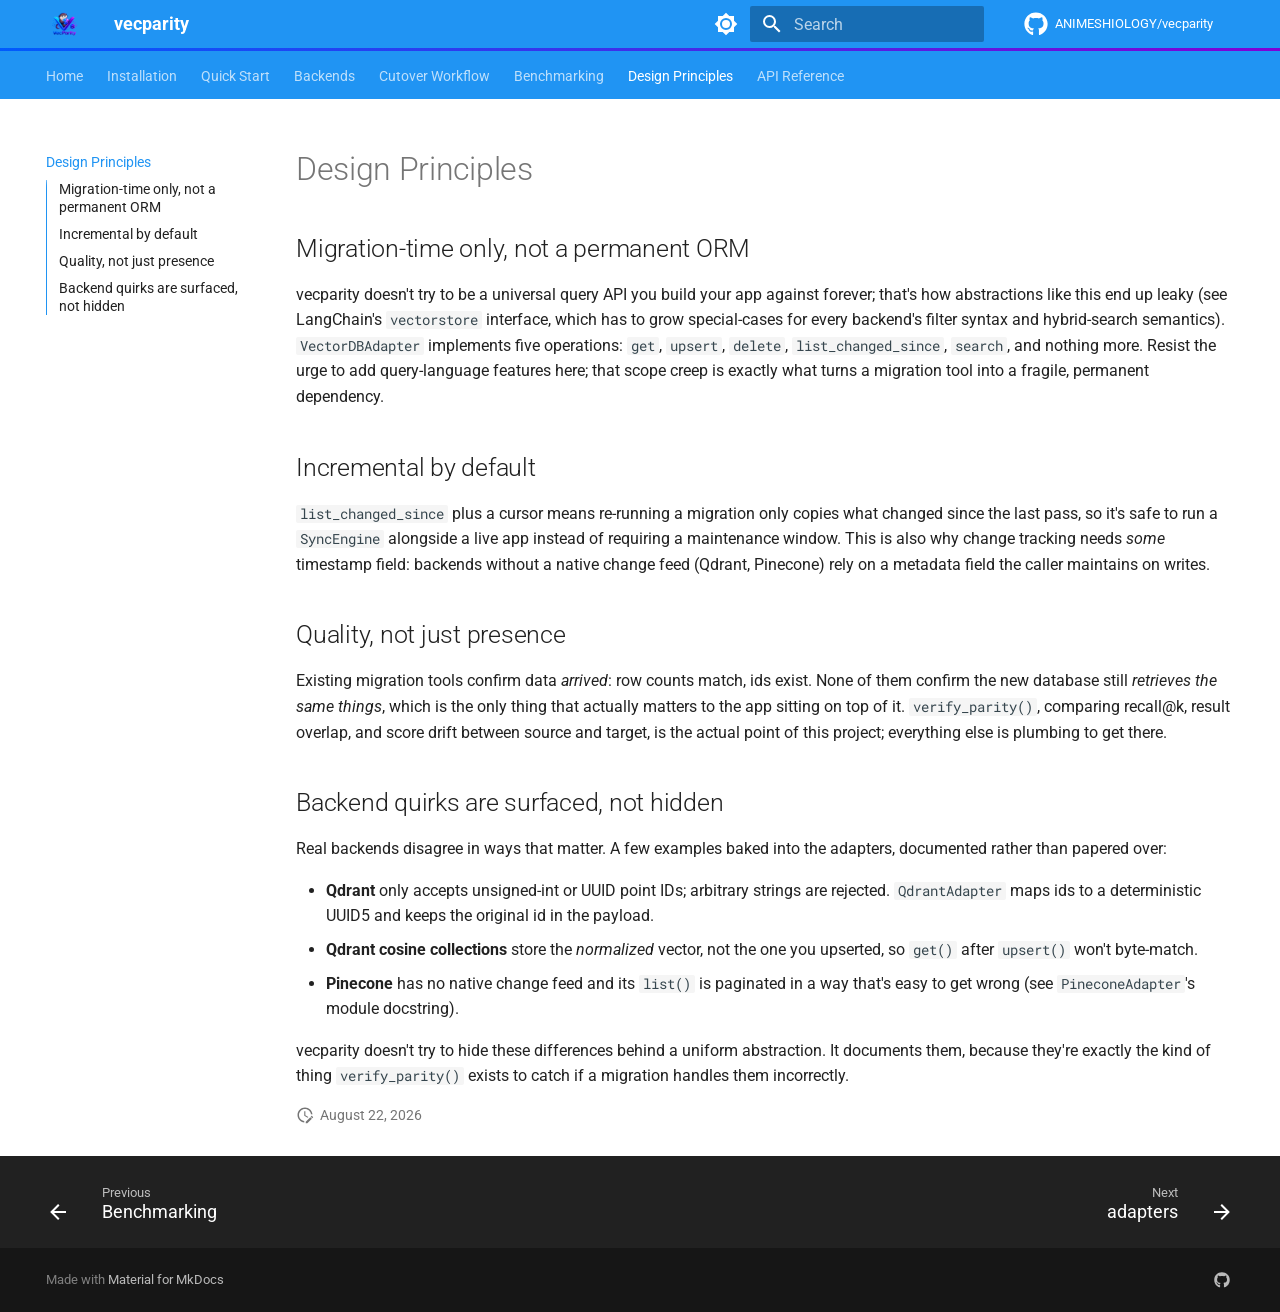
<file: design-principles/index.html>
<!doctype html>
<html lang="en" class="no-js">
  <head>
    
      <meta charset="utf-8">
      <meta name="viewport" content="width=device-width,initial-scale=1">
      
      
      
        <link rel="canonical" href="https://animeshiology.github.io/vecparity/design-principles/">
      
      
        <link rel="prev" href="../benchmarking/">
      
      
        <link rel="next" href="../api-reference/adapters/">
      
      
        
      
      
      <link rel="icon" href="../assets/vecparity_logo.png">
      <meta name="generator" content="mkdocs-1.6.1, mkdocs-material-9.7.7">
    
    
      
        <title>Design Principles - vecparity</title>
      
    
    
      <link rel="stylesheet" href="../assets/stylesheets/main.ec1eaa64.min.css">
      
        
        <link rel="stylesheet" href="../assets/stylesheets/palette.ab4e12ef.min.css">
      
      


    
    
      
    
    
      
        
        
        <link rel="preconnect" href="https://fonts.gstatic.com" crossorigin>
        <link rel="stylesheet" href="https://fonts.googleapis.com/css?family=Roboto:300,300i,400,400i,700,700i%7CRoboto+Mono:400,400i,700,700i&display=fallback">
        <style>:root{--md-text-font:"Roboto";--md-code-font:"Roboto Mono"}</style>
      
    
    
      <link rel="stylesheet" href="../assets/_mkdocstrings.css">
    
      <link rel="stylesheet" href="../stylesheets/extra.css">
    
    <script>__md_scope=new URL("..",location),__md_hash=e=>[...e].reduce(((e,_)=>(e<<5)-e+_.charCodeAt(0)),0),__md_get=(e,_=localStorage,t=__md_scope)=>JSON.parse(_.getItem(t.pathname+"."+e)),__md_set=(e,_,t=localStorage,a=__md_scope)=>{try{t.setItem(a.pathname+"."+e,JSON.stringify(_))}catch(e){}}</script>
    
      

    
    
  </head>
  
  
    
    
      
    
    
    
    
    <body dir="ltr" data-md-color-scheme="default" data-md-color-primary="blue" data-md-color-accent="purple">
  
    
    <input class="md-toggle" data-md-toggle="drawer" type="checkbox" id="__drawer" autocomplete="off">
    <input class="md-toggle" data-md-toggle="search" type="checkbox" id="__search" autocomplete="off">
    <label class="md-overlay" for="__drawer"></label>
    <div data-md-component="skip">
      
        
        <a href="#design-principles" class="md-skip">
          Skip to content
        </a>
      
    </div>
    <div data-md-component="announce">
      
    </div>
    
    
      

<header class="md-header" data-md-component="header">
  <nav class="md-header__inner md-grid" aria-label="Header">
    <a href=".." title="vecparity" class="md-header__button md-logo" aria-label="vecparity" data-md-component="logo">
      
  <img src="../assets/vecparity_logo.png" alt="logo">

    </a>
    <label class="md-header__button md-icon" for="__drawer">
      
      <svg xmlns="http://www.w3.org/2000/svg" viewBox="0 0 24 24"><path d="M3 6h18v2H3zm0 5h18v2H3zm0 5h18v2H3z"/></svg>
    </label>
    <div class="md-header__title" data-md-component="header-title">
      <div class="md-header__ellipsis">
        <div class="md-header__topic">
          <span class="md-ellipsis">
            vecparity
          </span>
        </div>
        <div class="md-header__topic" data-md-component="header-topic">
          <span class="md-ellipsis">
            
              Design Principles
            
          </span>
        </div>
      </div>
    </div>
    
      
        <form class="md-header__option" data-md-component="palette">
  
    
    
    
    <input class="md-option" data-md-color-media="" data-md-color-scheme="default" data-md-color-primary="blue" data-md-color-accent="purple"  aria-label="Switch to dark mode"  type="radio" name="__palette" id="__palette_0">
    
      <label class="md-header__button md-icon" title="Switch to dark mode" for="__palette_1" hidden>
        <svg xmlns="http://www.w3.org/2000/svg" viewBox="0 0 24 24"><path d="M12 8a4 4 0 0 0-4 4 4 4 0 0 0 4 4 4 4 0 0 0 4-4 4 4 0 0 0-4-4m0 10a6 6 0 0 1-6-6 6 6 0 0 1 6-6 6 6 0 0 1 6 6 6 6 0 0 1-6 6m8-9.31V4h-4.69L12 .69 8.69 4H4v4.69L.69 12 4 15.31V20h4.69L12 23.31 15.31 20H20v-4.69L23.31 12z"/></svg>
      </label>
    
  
    
    
    
    <input class="md-option" data-md-color-media="" data-md-color-scheme="slate" data-md-color-primary="blue" data-md-color-accent="purple"  aria-label="Switch to light mode"  type="radio" name="__palette" id="__palette_1">
    
      <label class="md-header__button md-icon" title="Switch to light mode" for="__palette_0" hidden>
        <svg xmlns="http://www.w3.org/2000/svg" viewBox="0 0 24 24"><path d="M12 18c-.89 0-1.74-.2-2.5-.55C11.56 16.5 13 14.42 13 12s-1.44-4.5-3.5-5.45C10.26 6.2 11.11 6 12 6a6 6 0 0 1 6 6 6 6 0 0 1-6 6m8-9.31V4h-4.69L12 .69 8.69 4H4v4.69L.69 12 4 15.31V20h4.69L12 23.31 15.31 20H20v-4.69L23.31 12z"/></svg>
      </label>
    
  
</form>
      
    
    
      <script>var palette=__md_get("__palette");if(palette&&palette.color){if("(prefers-color-scheme)"===palette.color.media){var media=matchMedia("(prefers-color-scheme: light)"),input=document.querySelector(media.matches?"[data-md-color-media='(prefers-color-scheme: light)']":"[data-md-color-media='(prefers-color-scheme: dark)']");palette.color.media=input.getAttribute("data-md-color-media"),palette.color.scheme=input.getAttribute("data-md-color-scheme"),palette.color.primary=input.getAttribute("data-md-color-primary"),palette.color.accent=input.getAttribute("data-md-color-accent")}for(var[key,value]of Object.entries(palette.color))document.body.setAttribute("data-md-color-"+key,value)}</script>
    
    
    
      
      
        <label class="md-header__button md-icon" for="__search">
          
          <svg xmlns="http://www.w3.org/2000/svg" viewBox="0 0 24 24"><path d="M9.5 3A6.5 6.5 0 0 1 16 9.5c0 1.61-.59 3.09-1.56 4.23l.27.27h.79l5 5-1.5 1.5-5-5v-.79l-.27-.27A6.52 6.52 0 0 1 9.5 16 6.5 6.5 0 0 1 3 9.5 6.5 6.5 0 0 1 9.5 3m0 2C7 5 5 7 5 9.5S7 14 9.5 14 14 12 14 9.5 12 5 9.5 5"/></svg>
        </label>
        <div class="md-search" data-md-component="search" role="dialog">
  <label class="md-search__overlay" for="__search"></label>
  <div class="md-search__inner" role="search">
    <form class="md-search__form" name="search">
      <input type="text" class="md-search__input" name="query" aria-label="Search" placeholder="Search" autocapitalize="off" autocorrect="off" autocomplete="off" spellcheck="false" data-md-component="search-query" required>
      <label class="md-search__icon md-icon" for="__search">
        
        <svg xmlns="http://www.w3.org/2000/svg" viewBox="0 0 24 24"><path d="M9.5 3A6.5 6.5 0 0 1 16 9.5c0 1.61-.59 3.09-1.56 4.23l.27.27h.79l5 5-1.5 1.5-5-5v-.79l-.27-.27A6.52 6.52 0 0 1 9.5 16 6.5 6.5 0 0 1 3 9.5 6.5 6.5 0 0 1 9.5 3m0 2C7 5 5 7 5 9.5S7 14 9.5 14 14 12 14 9.5 12 5 9.5 5"/></svg>
        
        <svg xmlns="http://www.w3.org/2000/svg" viewBox="0 0 24 24"><path d="M20 11v2H8l5.5 5.5-1.42 1.42L4.16 12l7.92-7.92L13.5 5.5 8 11z"/></svg>
      </label>
      <nav class="md-search__options" aria-label="Search">
        
        <button type="reset" class="md-search__icon md-icon" title="Clear" aria-label="Clear" tabindex="-1">
          
          <svg xmlns="http://www.w3.org/2000/svg" viewBox="0 0 24 24"><path d="M19 6.41 17.59 5 12 10.59 6.41 5 5 6.41 10.59 12 5 17.59 6.41 19 12 13.41 17.59 19 19 17.59 13.41 12z"/></svg>
        </button>
      </nav>
      
        <div class="md-search__suggest" data-md-component="search-suggest"></div>
      
    </form>
    <div class="md-search__output">
      <div class="md-search__scrollwrap" tabindex="0" data-md-scrollfix>
        <div class="md-search-result" data-md-component="search-result">
          <div class="md-search-result__meta">
            Initializing search
          </div>
          <ol class="md-search-result__list" role="presentation"></ol>
        </div>
      </div>
    </div>
  </div>
</div>
      
    
    
      <div class="md-header__source">
        <a href="https://github.com/ANIMESHIOLOGY/vecparity" title="Go to repository" class="md-source" data-md-component="source">
  <div class="md-source__icon md-icon">
    
    <svg xmlns="http://www.w3.org/2000/svg" viewBox="0 0 512 512"><!--! Font Awesome Free 7.1.0 by @fontawesome - https://fontawesome.com License - https://fontawesome.com/license/free (Icons: CC BY 4.0, Fonts: SIL OFL 1.1, Code: MIT License) Copyright 2025 Fonticons, Inc.--><path d="M173.9 397.4c0 2-2.3 3.6-5.2 3.6-3.3.3-5.6-1.3-5.6-3.6 0-2 2.3-3.6 5.2-3.6 3-.3 5.6 1.3 5.6 3.6m-31.1-4.5c-.7 2 1.3 4.3 4.3 4.9 2.6 1 5.6 0 6.2-2s-1.3-4.3-4.3-5.2c-2.6-.7-5.5.3-6.2 2.3m44.2-1.7c-2.9.7-4.9 2.6-4.6 4.9.3 2 2.9 3.3 5.9 2.6 2.9-.7 4.9-2.6 4.6-4.6-.3-1.9-3-3.2-5.9-2.9M252.8 8C114.1 8 8 113.3 8 252c0 110.9 69.8 205.8 169.5 239.2 12.8 2.3 17.3-5.6 17.3-12.1 0-6.2-.3-40.4-.3-61.4 0 0-70 15-84.7-29.8 0 0-11.4-29.1-27.8-36.6 0 0-22.9-15.7 1.6-15.4 0 0 24.9 2 38.6 25.8 21.9 38.6 58.6 27.5 72.9 20.9 2.3-16 8.8-27.1 16-33.7-55.9-6.2-112.3-14.3-112.3-110.5 0-27.5 7.6-41.3 23.6-58.9-2.6-6.5-11.1-33.3 2.6-67.9 20.9-6.5 69 27 69 27 20-5.6 41.5-8.5 62.8-8.5s42.8 2.9 62.8 8.5c0 0 48.1-33.6 69-27 13.7 34.7 5.2 61.4 2.6 67.9 16 17.7 25.8 31.5 25.8 58.9 0 96.5-58.9 104.2-114.8 110.5 9.2 7.9 17 22.9 17 46.4 0 33.7-.3 75.4-.3 83.6 0 6.5 4.6 14.4 17.3 12.1C436.2 457.8 504 362.9 504 252 504 113.3 391.5 8 252.8 8M105.2 352.9c-1.3 1-1 3.3.7 5.2 1.6 1.6 3.9 2.3 5.2 1 1.3-1 1-3.3-.7-5.2-1.6-1.6-3.9-2.3-5.2-1m-10.8-8.1c-.7 1.3.3 2.9 2.3 3.9 1.6 1 3.6.7 4.3-.7.7-1.3-.3-2.9-2.3-3.9-2-.6-3.6-.3-4.3.7m32.4 35.6c-1.6 1.3-1 4.3 1.3 6.2 2.3 2.3 5.2 2.6 6.5 1 1.3-1.3.7-4.3-1.3-6.2-2.2-2.3-5.2-2.6-6.5-1m-11.4-14.7c-1.6 1-1.6 3.6 0 5.9s4.3 3.3 5.6 2.3c1.6-1.3 1.6-3.9 0-6.2-1.4-2.3-4-3.3-5.6-2"/></svg>
  </div>
  <div class="md-source__repository">
    ANIMESHIOLOGY/vecparity
  </div>
</a>
      </div>
    
  </nav>
  
</header>
    
    <div class="md-container" data-md-component="container">
      
      
        
          
            
<nav class="md-tabs" aria-label="Tabs" data-md-component="tabs">
  <div class="md-grid">
    <ul class="md-tabs__list">
      
        
  
  
  
  
    <li class="md-tabs__item">
      <a href=".." class="md-tabs__link">
        
  
  
    
  
  Home

      </a>
    </li>
  

      
        
  
  
  
  
    <li class="md-tabs__item">
      <a href="../installation/" class="md-tabs__link">
        
  
  
    
  
  Installation

      </a>
    </li>
  

      
        
  
  
  
  
    <li class="md-tabs__item">
      <a href="../quickstart/" class="md-tabs__link">
        
  
  
    
  
  Quick Start

      </a>
    </li>
  

      
        
  
  
  
  
    <li class="md-tabs__item">
      <a href="../backends/" class="md-tabs__link">
        
  
  
    
  
  Backends

      </a>
    </li>
  

      
        
  
  
  
  
    <li class="md-tabs__item">
      <a href="../cutover/" class="md-tabs__link">
        
  
  
    
  
  Cutover Workflow

      </a>
    </li>
  

      
        
  
  
  
  
    <li class="md-tabs__item">
      <a href="../benchmarking/" class="md-tabs__link">
        
  
  
    
  
  Benchmarking

      </a>
    </li>
  

      
        
  
  
  
    
  
  
    <li class="md-tabs__item md-tabs__item--active">
      <a href="./" class="md-tabs__link">
        
  
  
    
  
  Design Principles

      </a>
    </li>
  

      
        
  
  
  
  
    
    
      <li class="md-tabs__item">
        <a href="../api-reference/adapters/" class="md-tabs__link">
          
  
  
  API Reference

        </a>
      </li>
    
  

      
    </ul>
  </div>
</nav>
          
        
      
      <main class="md-main" data-md-component="main">
        <div class="md-main__inner md-grid">
          
            
              
              <div class="md-sidebar md-sidebar--primary" data-md-component="sidebar" data-md-type="navigation" >
                <div class="md-sidebar__scrollwrap">
                  <div class="md-sidebar__inner">
                    


  


  

<nav class="md-nav md-nav--primary md-nav--lifted md-nav--integrated" aria-label="Navigation" data-md-level="0">
  <label class="md-nav__title" for="__drawer">
    <a href=".." title="vecparity" class="md-nav__button md-logo" aria-label="vecparity" data-md-component="logo">
      
  <img src="../assets/vecparity_logo.png" alt="logo">

    </a>
    vecparity
  </label>
  
    <div class="md-nav__source">
      <a href="https://github.com/ANIMESHIOLOGY/vecparity" title="Go to repository" class="md-source" data-md-component="source">
  <div class="md-source__icon md-icon">
    
    <svg xmlns="http://www.w3.org/2000/svg" viewBox="0 0 512 512"><!--! Font Awesome Free 7.1.0 by @fontawesome - https://fontawesome.com License - https://fontawesome.com/license/free (Icons: CC BY 4.0, Fonts: SIL OFL 1.1, Code: MIT License) Copyright 2025 Fonticons, Inc.--><path d="M173.9 397.4c0 2-2.3 3.6-5.2 3.6-3.3.3-5.6-1.3-5.6-3.6 0-2 2.3-3.6 5.2-3.6 3-.3 5.6 1.3 5.6 3.6m-31.1-4.5c-.7 2 1.3 4.3 4.3 4.9 2.6 1 5.6 0 6.2-2s-1.3-4.3-4.3-5.2c-2.6-.7-5.5.3-6.2 2.3m44.2-1.7c-2.9.7-4.9 2.6-4.6 4.9.3 2 2.9 3.3 5.9 2.6 2.9-.7 4.9-2.6 4.6-4.6-.3-1.9-3-3.2-5.9-2.9M252.8 8C114.1 8 8 113.3 8 252c0 110.9 69.8 205.8 169.5 239.2 12.8 2.3 17.3-5.6 17.3-12.1 0-6.2-.3-40.4-.3-61.4 0 0-70 15-84.7-29.8 0 0-11.4-29.1-27.8-36.6 0 0-22.9-15.7 1.6-15.4 0 0 24.9 2 38.6 25.8 21.9 38.6 58.6 27.5 72.9 20.9 2.3-16 8.8-27.1 16-33.7-55.9-6.2-112.3-14.3-112.3-110.5 0-27.5 7.6-41.3 23.6-58.9-2.6-6.5-11.1-33.3 2.6-67.9 20.9-6.5 69 27 69 27 20-5.6 41.5-8.5 62.8-8.5s42.8 2.9 62.8 8.5c0 0 48.1-33.6 69-27 13.7 34.7 5.2 61.4 2.6 67.9 16 17.7 25.8 31.5 25.8 58.9 0 96.5-58.9 104.2-114.8 110.5 9.2 7.9 17 22.9 17 46.4 0 33.7-.3 75.4-.3 83.6 0 6.5 4.6 14.4 17.3 12.1C436.2 457.8 504 362.9 504 252 504 113.3 391.5 8 252.8 8M105.2 352.9c-1.3 1-1 3.3.7 5.2 1.6 1.6 3.9 2.3 5.2 1 1.3-1 1-3.3-.7-5.2-1.6-1.6-3.9-2.3-5.2-1m-10.8-8.1c-.7 1.3.3 2.9 2.3 3.9 1.6 1 3.6.7 4.3-.7.7-1.3-.3-2.9-2.3-3.9-2-.6-3.6-.3-4.3.7m32.4 35.6c-1.6 1.3-1 4.3 1.3 6.2 2.3 2.3 5.2 2.6 6.5 1 1.3-1.3.7-4.3-1.3-6.2-2.2-2.3-5.2-2.6-6.5-1m-11.4-14.7c-1.6 1-1.6 3.6 0 5.9s4.3 3.3 5.6 2.3c1.6-1.3 1.6-3.9 0-6.2-1.4-2.3-4-3.3-5.6-2"/></svg>
  </div>
  <div class="md-source__repository">
    ANIMESHIOLOGY/vecparity
  </div>
</a>
    </div>
  
  <ul class="md-nav__list" data-md-scrollfix>
    
      
      
  
  
  
  
    <li class="md-nav__item">
      <a href=".." class="md-nav__link">
        
  
  
  <span class="md-ellipsis">
    
  
    Home
  

    
  </span>
  
  

      </a>
    </li>
  

    
      
      
  
  
  
  
    <li class="md-nav__item">
      <a href="../installation/" class="md-nav__link">
        
  
  
  <span class="md-ellipsis">
    
  
    Installation
  

    
  </span>
  
  

      </a>
    </li>
  

    
      
      
  
  
  
  
    <li class="md-nav__item">
      <a href="../quickstart/" class="md-nav__link">
        
  
  
  <span class="md-ellipsis">
    
  
    Quick Start
  

    
  </span>
  
  

      </a>
    </li>
  

    
      
      
  
  
  
  
    <li class="md-nav__item">
      <a href="../backends/" class="md-nav__link">
        
  
  
  <span class="md-ellipsis">
    
  
    Backends
  

    
  </span>
  
  

      </a>
    </li>
  

    
      
      
  
  
  
  
    <li class="md-nav__item">
      <a href="../cutover/" class="md-nav__link">
        
  
  
  <span class="md-ellipsis">
    
  
    Cutover Workflow
  

    
  </span>
  
  

      </a>
    </li>
  

    
      
      
  
  
  
  
    <li class="md-nav__item">
      <a href="../benchmarking/" class="md-nav__link">
        
  
  
  <span class="md-ellipsis">
    
  
    Benchmarking
  

    
  </span>
  
  

      </a>
    </li>
  

    
      
      
  
  
    
  
  
  
    <li class="md-nav__item md-nav__item--active">
      
      <input class="md-nav__toggle md-toggle" type="checkbox" id="__toc">
      
      
        
      
      
        <label class="md-nav__link md-nav__link--active" for="__toc">
          
  
  
  <span class="md-ellipsis">
    
  
    Design Principles
  

    
  </span>
  
  

          <span class="md-nav__icon md-icon"></span>
        </label>
      
      <a href="./" class="md-nav__link md-nav__link--active">
        
  
  
  <span class="md-ellipsis">
    
  
    Design Principles
  

    
  </span>
  
  

      </a>
      
        

<nav class="md-nav md-nav--secondary" aria-label="Table of contents">
  
  
  
    
  
  
    <label class="md-nav__title" for="__toc">
      <span class="md-nav__icon md-icon"></span>
      Table of contents
    </label>
    <ul class="md-nav__list" data-md-component="toc" data-md-scrollfix>
      
        <li class="md-nav__item">
  <a href="#migration-time-only-not-a-permanent-orm" class="md-nav__link">
    <span class="md-ellipsis">
      
        Migration-time only, not a permanent ORM
      
    </span>
  </a>
  
</li>
      
        <li class="md-nav__item">
  <a href="#incremental-by-default" class="md-nav__link">
    <span class="md-ellipsis">
      
        Incremental by default
      
    </span>
  </a>
  
</li>
      
        <li class="md-nav__item">
  <a href="#quality-not-just-presence" class="md-nav__link">
    <span class="md-ellipsis">
      
        Quality, not just presence
      
    </span>
  </a>
  
</li>
      
        <li class="md-nav__item">
  <a href="#backend-quirks-are-surfaced-not-hidden" class="md-nav__link">
    <span class="md-ellipsis">
      
        Backend quirks are surfaced, not hidden
      
    </span>
  </a>
  
</li>
      
    </ul>
  
</nav>
      
    </li>
  

    
      
      
  
  
  
  
    
    
    
    
      
      
        
      
    
    
    <li class="md-nav__item md-nav__item--nested">
      
        
        
          
        
        <input class="md-nav__toggle md-toggle md-toggle--indeterminate" type="checkbox" id="__nav_8" >
        
          
          <label class="md-nav__link" for="__nav_8" id="__nav_8_label" tabindex="0">
            
  
  
  <span class="md-ellipsis">
    
  
    API Reference
  

    
  </span>
  
  

            <span class="md-nav__icon md-icon"></span>
          </label>
        
        <nav class="md-nav" data-md-level="1" aria-labelledby="__nav_8_label" aria-expanded="false">
          <label class="md-nav__title" for="__nav_8">
            <span class="md-nav__icon md-icon"></span>
            
  
    API Reference
  

          </label>
          <ul class="md-nav__list" data-md-scrollfix>
            
              
                
  
  
  
  
    <li class="md-nav__item">
      <a href="../api-reference/adapters/" class="md-nav__link">
        
  
  
  <span class="md-ellipsis">
    
  
    adapters
  

    
  </span>
  
  

      </a>
    </li>
  

              
            
              
                
  
  
  
  
    <li class="md-nav__item">
      <a href="../api-reference/sync/" class="md-nav__link">
        
  
  
  <span class="md-ellipsis">
    
  
    sync
  

    
  </span>
  
  

      </a>
    </li>
  

              
            
              
                
  
  
  
  
    <li class="md-nav__item">
      <a href="../api-reference/verify/" class="md-nav__link">
        
  
  
  <span class="md-ellipsis">
    
  
    verify
  

    
  </span>
  
  

      </a>
    </li>
  

              
            
              
                
  
  
  
  
    <li class="md-nav__item">
      <a href="../api-reference/types/" class="md-nav__link">
        
  
  
  <span class="md-ellipsis">
    
  
    types
  

    
  </span>
  
  

      </a>
    </li>
  

              
            
          </ul>
        </nav>
      
    </li>
  

    
  </ul>
</nav>
                  </div>
                </div>
              </div>
            
            
          
          
            <div class="md-content" data-md-component="content">
              
              <article class="md-content__inner md-typeset">
                
                  


  
  


<h1 id="design-principles">Design Principles</h1>
<h2 id="migration-time-only-not-a-permanent-orm">Migration-time only, not a permanent ORM</h2>
<p>vecparity doesn't try to be a universal query API you build your app
against forever; that's how abstractions like this end up leaky (see
LangChain's <code>vectorstore</code> interface, which has to grow special-cases
for every backend's filter syntax and hybrid-search semantics).
<code>VectorDBAdapter</code> implements five operations:
<code>get</code>, <code>upsert</code>, <code>delete</code>, <code>list_changed_since</code>, <code>search</code>, and
nothing more. Resist the urge to add query-language features here;
that scope creep is exactly what turns a migration tool into a fragile,
permanent dependency.</p>
<h2 id="incremental-by-default">Incremental by default</h2>
<p><code>list_changed_since</code> plus a cursor means re-running a migration only
copies what changed since the last pass, so it's safe to run a
<code>SyncEngine</code> alongside a live app instead of requiring a maintenance
window. This is also why change tracking needs <em>some</em> timestamp
field: backends without a native change feed (Qdrant, Pinecone) rely
on a metadata field the caller maintains on writes.</p>
<h2 id="quality-not-just-presence">Quality, not just presence</h2>
<p>Existing migration tools confirm data <em>arrived</em>: row counts match,
ids exist. None of them confirm the new database still <em>retrieves the
same things</em>, which is the only thing that actually matters to the app
sitting on top of it. <code>verify_parity()</code>, comparing recall@k, result
overlap, and score drift between source and target, is the actual
point of this project; everything else is plumbing to get there.</p>
<h2 id="backend-quirks-are-surfaced-not-hidden">Backend quirks are surfaced, not hidden</h2>
<p>Real backends disagree in ways that matter. A few examples baked into
the adapters, documented rather than papered over:</p>
<ul>
<li><strong>Qdrant</strong> only accepts unsigned-int or UUID point IDs; arbitrary
  strings are rejected. <code>QdrantAdapter</code> maps ids to a deterministic
  UUID5 and keeps the original id in the payload.</li>
<li><strong>Qdrant cosine collections</strong> store the <em>normalized</em> vector, not the
  one you upserted, so <code>get()</code> after <code>upsert()</code> won't byte-match.</li>
<li><strong>Pinecone</strong> has no native change feed and its <code>list()</code> is paginated
  in a way that's easy to get wrong (see <code>PineconeAdapter</code>'s module
  docstring).</li>
</ul>
<p>vecparity doesn't try to hide these differences behind a uniform
abstraction. It documents them, because they're exactly the kind of
thing <code>verify_parity()</code> exists to catch if a migration handles them
incorrectly.</p>







  
    
  
  


  <aside class="md-source-file">
    
      
  <span class="md-source-file__fact">
    <span class="md-icon" title="Last update">
      <svg xmlns="http://www.w3.org/2000/svg" viewBox="0 0 24 24"><path d="M21 13.1c-.1 0-.3.1-.4.2l-1 1 2.1 2.1 1-1c.2-.2.2-.6 0-.8l-1.3-1.3c-.1-.1-.2-.2-.4-.2m-1.9 1.8-6.1 6V23h2.1l6.1-6.1zM12.5 7v5.2l4 2.4-1 1L11 13V7zM11 21.9c-5.1-.5-9-4.8-9-9.9C2 6.5 6.5 2 12 2c5.3 0 9.6 4.1 10 9.3-.3-.1-.6-.2-1-.2s-.7.1-1 .2C19.6 7.2 16.2 4 12 4c-4.4 0-8 3.6-8 8 0 4.1 3.1 7.5 7.1 7.9l-.1.2z"/></svg>
    </span>
    <span class="git-revision-date-localized-plugin git-revision-date-localized-plugin-date" title="August 22, 2026 15:05:02 UTC">August 22, 2026</span>
  </span>

    
    
    
    
  </aside>





                
              </article>
            </div>
          
          
<script>var target=document.getElementById(location.hash.slice(1));target&&target.name&&(target.checked=target.name.startsWith("__tabbed_"))</script>
        </div>
        
          <button type="button" class="md-top md-icon" data-md-component="top" hidden>
  
  <svg xmlns="http://www.w3.org/2000/svg" viewBox="0 0 24 24"><path d="M13 20h-2V8l-5.5 5.5-1.42-1.42L12 4.16l7.92 7.92-1.42 1.42L13 8z"/></svg>
  Back to top
</button>
        
      </main>
      
        <footer class="md-footer">
  
    
      
      <nav class="md-footer__inner md-grid" aria-label="Footer" >
        
          
          <a href="../benchmarking/" class="md-footer__link md-footer__link--prev" aria-label="Previous: Benchmarking">
            <div class="md-footer__button md-icon">
              
              <svg xmlns="http://www.w3.org/2000/svg" viewBox="0 0 24 24"><path d="M20 11v2H8l5.5 5.5-1.42 1.42L4.16 12l7.92-7.92L13.5 5.5 8 11z"/></svg>
            </div>
            <div class="md-footer__title">
              <span class="md-footer__direction">
                Previous
              </span>
              <div class="md-ellipsis">
                Benchmarking
              </div>
            </div>
          </a>
        
        
          
          <a href="../api-reference/adapters/" class="md-footer__link md-footer__link--next" aria-label="Next: adapters">
            <div class="md-footer__title">
              <span class="md-footer__direction">
                Next
              </span>
              <div class="md-ellipsis">
                adapters
              </div>
            </div>
            <div class="md-footer__button md-icon">
              
              <svg xmlns="http://www.w3.org/2000/svg" viewBox="0 0 24 24"><path d="M4 11v2h12l-5.5 5.5 1.42 1.42L19.84 12l-7.92-7.92L10.5 5.5 16 11z"/></svg>
            </div>
          </a>
        
      </nav>
    
  
  <div class="md-footer-meta md-typeset">
    <div class="md-footer-meta__inner md-grid">
      <div class="md-copyright">
  
  
    Made with
    <a href="https://squidfunk.github.io/mkdocs-material/" target="_blank" rel="noopener">
      Material for MkDocs
    </a>
  
</div>
      
        
<div class="md-social">
  
    
    
    
    
    <a href="https://github.com/ANIMESHIOLOGY/vecparity" target="_blank" rel="noopener" title="vecparity on GitHub" class="md-social__link">
      <svg xmlns="http://www.w3.org/2000/svg" viewBox="0 0 512 512"><!--! Font Awesome Free 7.1.0 by @fontawesome - https://fontawesome.com License - https://fontawesome.com/license/free (Icons: CC BY 4.0, Fonts: SIL OFL 1.1, Code: MIT License) Copyright 2025 Fonticons, Inc.--><path d="M173.9 397.4c0 2-2.3 3.6-5.2 3.6-3.3.3-5.6-1.3-5.6-3.6 0-2 2.3-3.6 5.2-3.6 3-.3 5.6 1.3 5.6 3.6m-31.1-4.5c-.7 2 1.3 4.3 4.3 4.9 2.6 1 5.6 0 6.2-2s-1.3-4.3-4.3-5.2c-2.6-.7-5.5.3-6.2 2.3m44.2-1.7c-2.9.7-4.9 2.6-4.6 4.9.3 2 2.9 3.3 5.9 2.6 2.9-.7 4.9-2.6 4.6-4.6-.3-1.9-3-3.2-5.9-2.9M252.8 8C114.1 8 8 113.3 8 252c0 110.9 69.8 205.8 169.5 239.2 12.8 2.3 17.3-5.6 17.3-12.1 0-6.2-.3-40.4-.3-61.4 0 0-70 15-84.7-29.8 0 0-11.4-29.1-27.8-36.6 0 0-22.9-15.7 1.6-15.4 0 0 24.9 2 38.6 25.8 21.9 38.6 58.6 27.5 72.9 20.9 2.3-16 8.8-27.1 16-33.7-55.9-6.2-112.3-14.3-112.3-110.5 0-27.5 7.6-41.3 23.6-58.9-2.6-6.5-11.1-33.3 2.6-67.9 20.9-6.5 69 27 69 27 20-5.6 41.5-8.5 62.8-8.5s42.8 2.9 62.8 8.5c0 0 48.1-33.6 69-27 13.7 34.7 5.2 61.4 2.6 67.9 16 17.7 25.8 31.5 25.8 58.9 0 96.5-58.9 104.2-114.8 110.5 9.2 7.9 17 22.9 17 46.4 0 33.7-.3 75.4-.3 83.6 0 6.5 4.6 14.4 17.3 12.1C436.2 457.8 504 362.9 504 252 504 113.3 391.5 8 252.8 8M105.2 352.9c-1.3 1-1 3.3.7 5.2 1.6 1.6 3.9 2.3 5.2 1 1.3-1 1-3.3-.7-5.2-1.6-1.6-3.9-2.3-5.2-1m-10.8-8.1c-.7 1.3.3 2.9 2.3 3.9 1.6 1 3.6.7 4.3-.7.7-1.3-.3-2.9-2.3-3.9-2-.6-3.6-.3-4.3.7m32.4 35.6c-1.6 1.3-1 4.3 1.3 6.2 2.3 2.3 5.2 2.6 6.5 1 1.3-1.3.7-4.3-1.3-6.2-2.2-2.3-5.2-2.6-6.5-1m-11.4-14.7c-1.6 1-1.6 3.6 0 5.9s4.3 3.3 5.6 2.3c1.6-1.3 1.6-3.9 0-6.2-1.4-2.3-4-3.3-5.6-2"/></svg>
    </a>
  
</div>
      
    </div>
  </div>
</footer>
      
    </div>
    <div class="md-dialog" data-md-component="dialog">
      <div class="md-dialog__inner md-typeset"></div>
    </div>
    
    
    
      
      
      <script id="__config" type="application/json">{"annotate": null, "base": "..", "features": ["navigation.tabs", "navigation.sections", "navigation.expand", "navigation.top", "navigation.footer", "toc.integrate", "content.code.copy", "content.tooltips", "search.suggest", "search.highlight"], "search": "../assets/javascripts/workers/search.2c215733.min.js", "tags": null, "translations": {"clipboard.copied": "Copied to clipboard", "clipboard.copy": "Copy to clipboard", "search.result.more.one": "1 more on this page", "search.result.more.other": "# more on this page", "search.result.none": "No matching documents", "search.result.one": "1 matching document", "search.result.other": "# matching documents", "search.result.placeholder": "Type to start searching", "search.result.term.missing": "Missing", "select.version": "Select version"}, "version": null}</script>
    
    
      <script src="../assets/javascripts/bundle.d7400e89.min.js"></script>
      
    
  </body>
</html>
</file>
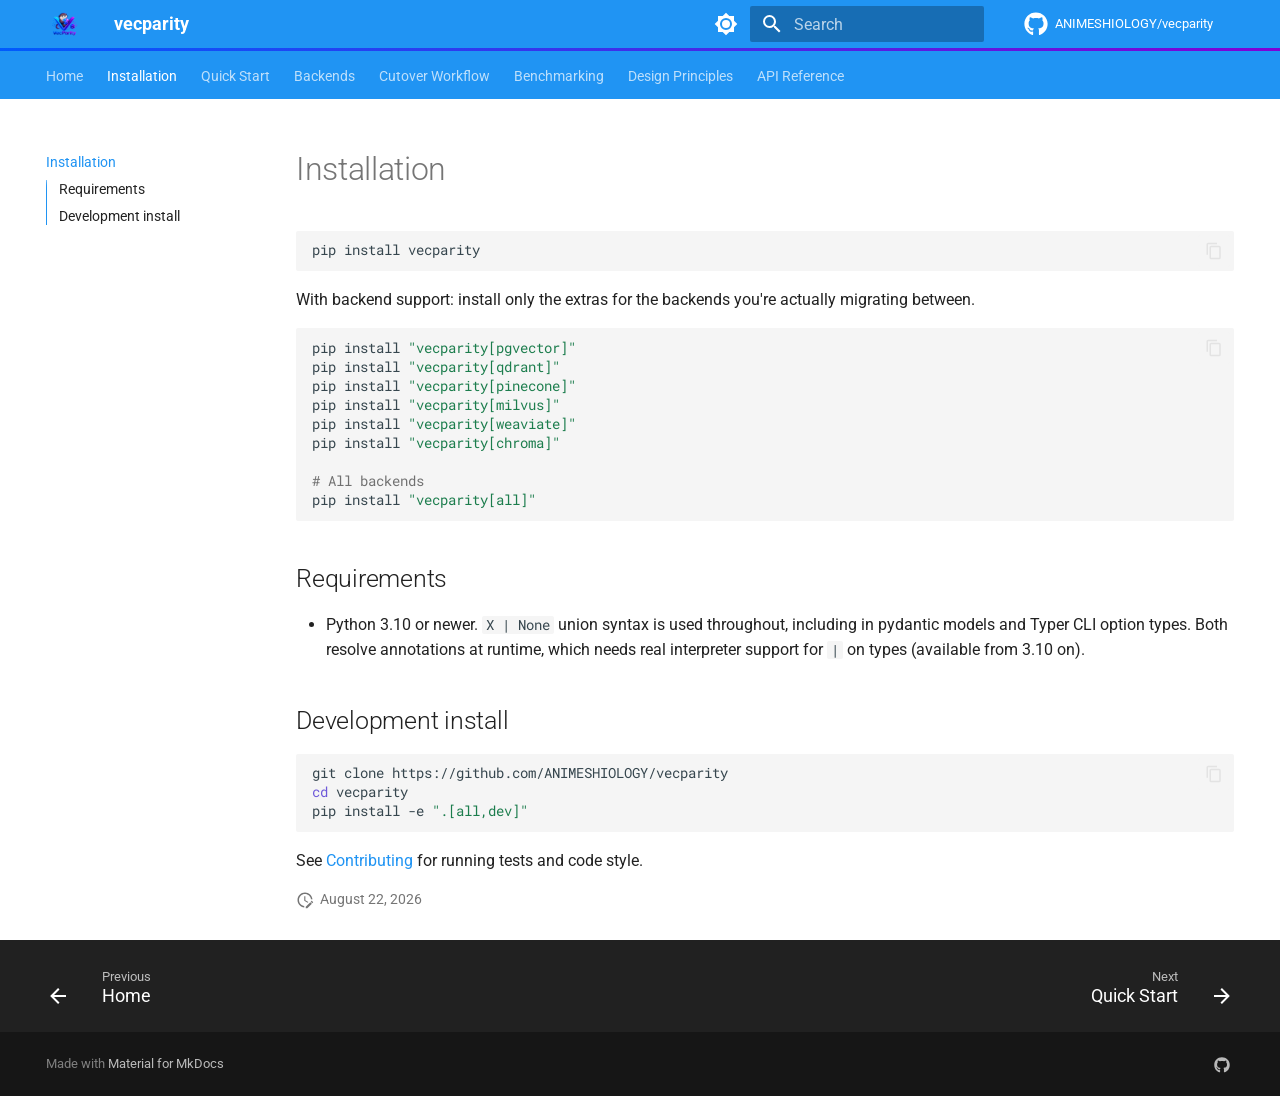
<file: installation/index.html>
<!doctype html>
<html lang="en" class="no-js">
  <head>
    
      <meta charset="utf-8">
      <meta name="viewport" content="width=device-width,initial-scale=1">
      
      
      
        <link rel="canonical" href="https://animeshiology.github.io/vecparity/installation/">
      
      
        <link rel="prev" href="..">
      
      
        <link rel="next" href="../quickstart/">
      
      
        
      
      
      <link rel="icon" href="../assets/vecparity_logo.png">
      <meta name="generator" content="mkdocs-1.6.1, mkdocs-material-9.7.7">
    
    
      
        <title>Installation - vecparity</title>
      
    
    
      <link rel="stylesheet" href="../assets/stylesheets/main.ec1eaa64.min.css">
      
        
        <link rel="stylesheet" href="../assets/stylesheets/palette.ab4e12ef.min.css">
      
      


    
    
      
    
    
      
        
        
        <link rel="preconnect" href="https://fonts.gstatic.com" crossorigin>
        <link rel="stylesheet" href="https://fonts.googleapis.com/css?family=Roboto:300,300i,400,400i,700,700i%7CRoboto+Mono:400,400i,700,700i&display=fallback">
        <style>:root{--md-text-font:"Roboto";--md-code-font:"Roboto Mono"}</style>
      
    
    
      <link rel="stylesheet" href="../assets/_mkdocstrings.css">
    
      <link rel="stylesheet" href="../stylesheets/extra.css">
    
    <script>__md_scope=new URL("..",location),__md_hash=e=>[...e].reduce(((e,_)=>(e<<5)-e+_.charCodeAt(0)),0),__md_get=(e,_=localStorage,t=__md_scope)=>JSON.parse(_.getItem(t.pathname+"."+e)),__md_set=(e,_,t=localStorage,a=__md_scope)=>{try{t.setItem(a.pathname+"."+e,JSON.stringify(_))}catch(e){}}</script>
    
      

    
    
  </head>
  
  
    
    
      
    
    
    
    
    <body dir="ltr" data-md-color-scheme="default" data-md-color-primary="blue" data-md-color-accent="purple">
  
    
    <input class="md-toggle" data-md-toggle="drawer" type="checkbox" id="__drawer" autocomplete="off">
    <input class="md-toggle" data-md-toggle="search" type="checkbox" id="__search" autocomplete="off">
    <label class="md-overlay" for="__drawer"></label>
    <div data-md-component="skip">
      
        
        <a href="#installation" class="md-skip">
          Skip to content
        </a>
      
    </div>
    <div data-md-component="announce">
      
    </div>
    
    
      

<header class="md-header" data-md-component="header">
  <nav class="md-header__inner md-grid" aria-label="Header">
    <a href=".." title="vecparity" class="md-header__button md-logo" aria-label="vecparity" data-md-component="logo">
      
  <img src="../assets/vecparity_logo.png" alt="logo">

    </a>
    <label class="md-header__button md-icon" for="__drawer">
      
      <svg xmlns="http://www.w3.org/2000/svg" viewBox="0 0 24 24"><path d="M3 6h18v2H3zm0 5h18v2H3zm0 5h18v2H3z"/></svg>
    </label>
    <div class="md-header__title" data-md-component="header-title">
      <div class="md-header__ellipsis">
        <div class="md-header__topic">
          <span class="md-ellipsis">
            vecparity
          </span>
        </div>
        <div class="md-header__topic" data-md-component="header-topic">
          <span class="md-ellipsis">
            
              Installation
            
          </span>
        </div>
      </div>
    </div>
    
      
        <form class="md-header__option" data-md-component="palette">
  
    
    
    
    <input class="md-option" data-md-color-media="" data-md-color-scheme="default" data-md-color-primary="blue" data-md-color-accent="purple"  aria-label="Switch to dark mode"  type="radio" name="__palette" id="__palette_0">
    
      <label class="md-header__button md-icon" title="Switch to dark mode" for="__palette_1" hidden>
        <svg xmlns="http://www.w3.org/2000/svg" viewBox="0 0 24 24"><path d="M12 8a4 4 0 0 0-4 4 4 4 0 0 0 4 4 4 4 0 0 0 4-4 4 4 0 0 0-4-4m0 10a6 6 0 0 1-6-6 6 6 0 0 1 6-6 6 6 0 0 1 6 6 6 6 0 0 1-6 6m8-9.31V4h-4.69L12 .69 8.69 4H4v4.69L.69 12 4 15.31V20h4.69L12 23.31 15.31 20H20v-4.69L23.31 12z"/></svg>
      </label>
    
  
    
    
    
    <input class="md-option" data-md-color-media="" data-md-color-scheme="slate" data-md-color-primary="blue" data-md-color-accent="purple"  aria-label="Switch to light mode"  type="radio" name="__palette" id="__palette_1">
    
      <label class="md-header__button md-icon" title="Switch to light mode" for="__palette_0" hidden>
        <svg xmlns="http://www.w3.org/2000/svg" viewBox="0 0 24 24"><path d="M12 18c-.89 0-1.74-.2-2.5-.55C11.56 16.5 13 14.42 13 12s-1.44-4.5-3.5-5.45C10.26 6.2 11.11 6 12 6a6 6 0 0 1 6 6 6 6 0 0 1-6 6m8-9.31V4h-4.69L12 .69 8.69 4H4v4.69L.69 12 4 15.31V20h4.69L12 23.31 15.31 20H20v-4.69L23.31 12z"/></svg>
      </label>
    
  
</form>
      
    
    
      <script>var palette=__md_get("__palette");if(palette&&palette.color){if("(prefers-color-scheme)"===palette.color.media){var media=matchMedia("(prefers-color-scheme: light)"),input=document.querySelector(media.matches?"[data-md-color-media='(prefers-color-scheme: light)']":"[data-md-color-media='(prefers-color-scheme: dark)']");palette.color.media=input.getAttribute("data-md-color-media"),palette.color.scheme=input.getAttribute("data-md-color-scheme"),palette.color.primary=input.getAttribute("data-md-color-primary"),palette.color.accent=input.getAttribute("data-md-color-accent")}for(var[key,value]of Object.entries(palette.color))document.body.setAttribute("data-md-color-"+key,value)}</script>
    
    
    
      
      
        <label class="md-header__button md-icon" for="__search">
          
          <svg xmlns="http://www.w3.org/2000/svg" viewBox="0 0 24 24"><path d="M9.5 3A6.5 6.5 0 0 1 16 9.5c0 1.61-.59 3.09-1.56 4.23l.27.27h.79l5 5-1.5 1.5-5-5v-.79l-.27-.27A6.52 6.52 0 0 1 9.5 16 6.5 6.5 0 0 1 3 9.5 6.5 6.5 0 0 1 9.5 3m0 2C7 5 5 7 5 9.5S7 14 9.5 14 14 12 14 9.5 12 5 9.5 5"/></svg>
        </label>
        <div class="md-search" data-md-component="search" role="dialog">
  <label class="md-search__overlay" for="__search"></label>
  <div class="md-search__inner" role="search">
    <form class="md-search__form" name="search">
      <input type="text" class="md-search__input" name="query" aria-label="Search" placeholder="Search" autocapitalize="off" autocorrect="off" autocomplete="off" spellcheck="false" data-md-component="search-query" required>
      <label class="md-search__icon md-icon" for="__search">
        
        <svg xmlns="http://www.w3.org/2000/svg" viewBox="0 0 24 24"><path d="M9.5 3A6.5 6.5 0 0 1 16 9.5c0 1.61-.59 3.09-1.56 4.23l.27.27h.79l5 5-1.5 1.5-5-5v-.79l-.27-.27A6.52 6.52 0 0 1 9.5 16 6.5 6.5 0 0 1 3 9.5 6.5 6.5 0 0 1 9.5 3m0 2C7 5 5 7 5 9.5S7 14 9.5 14 14 12 14 9.5 12 5 9.5 5"/></svg>
        
        <svg xmlns="http://www.w3.org/2000/svg" viewBox="0 0 24 24"><path d="M20 11v2H8l5.5 5.5-1.42 1.42L4.16 12l7.92-7.92L13.5 5.5 8 11z"/></svg>
      </label>
      <nav class="md-search__options" aria-label="Search">
        
        <button type="reset" class="md-search__icon md-icon" title="Clear" aria-label="Clear" tabindex="-1">
          
          <svg xmlns="http://www.w3.org/2000/svg" viewBox="0 0 24 24"><path d="M19 6.41 17.59 5 12 10.59 6.41 5 5 6.41 10.59 12 5 17.59 6.41 19 12 13.41 17.59 19 19 17.59 13.41 12z"/></svg>
        </button>
      </nav>
      
        <div class="md-search__suggest" data-md-component="search-suggest"></div>
      
    </form>
    <div class="md-search__output">
      <div class="md-search__scrollwrap" tabindex="0" data-md-scrollfix>
        <div class="md-search-result" data-md-component="search-result">
          <div class="md-search-result__meta">
            Initializing search
          </div>
          <ol class="md-search-result__list" role="presentation"></ol>
        </div>
      </div>
    </div>
  </div>
</div>
      
    
    
      <div class="md-header__source">
        <a href="https://github.com/ANIMESHIOLOGY/vecparity" title="Go to repository" class="md-source" data-md-component="source">
  <div class="md-source__icon md-icon">
    
    <svg xmlns="http://www.w3.org/2000/svg" viewBox="0 0 512 512"><!--! Font Awesome Free 7.1.0 by @fontawesome - https://fontawesome.com License - https://fontawesome.com/license/free (Icons: CC BY 4.0, Fonts: SIL OFL 1.1, Code: MIT License) Copyright 2025 Fonticons, Inc.--><path d="M173.9 397.4c0 2-2.3 3.6-5.2 3.6-3.3.3-5.6-1.3-5.6-3.6 0-2 2.3-3.6 5.2-3.6 3-.3 5.6 1.3 5.6 3.6m-31.1-4.5c-.7 2 1.3 4.3 4.3 4.9 2.6 1 5.6 0 6.2-2s-1.3-4.3-4.3-5.2c-2.6-.7-5.5.3-6.2 2.3m44.2-1.7c-2.9.7-4.9 2.6-4.6 4.9.3 2 2.9 3.3 5.9 2.6 2.9-.7 4.9-2.6 4.6-4.6-.3-1.9-3-3.2-5.9-2.9M252.8 8C114.1 8 8 113.3 8 252c0 110.9 69.8 205.8 169.5 239.2 12.8 2.3 17.3-5.6 17.3-12.1 0-6.2-.3-40.4-.3-61.4 0 0-70 15-84.7-29.8 0 0-11.4-29.1-27.8-36.6 0 0-22.9-15.7 1.6-15.4 0 0 24.9 2 38.6 25.8 21.9 38.6 58.6 27.5 72.9 20.9 2.3-16 8.8-27.1 16-33.7-55.9-6.2-112.3-14.3-112.3-110.5 0-27.5 7.6-41.3 23.6-58.9-2.6-6.5-11.1-33.3 2.6-67.9 20.9-6.5 69 27 69 27 20-5.6 41.5-8.5 62.8-8.5s42.8 2.9 62.8 8.5c0 0 48.1-33.6 69-27 13.7 34.7 5.2 61.4 2.6 67.9 16 17.7 25.8 31.5 25.8 58.9 0 96.5-58.9 104.2-114.8 110.5 9.2 7.9 17 22.9 17 46.4 0 33.7-.3 75.4-.3 83.6 0 6.5 4.6 14.4 17.3 12.1C436.2 457.8 504 362.9 504 252 504 113.3 391.5 8 252.8 8M105.2 352.9c-1.3 1-1 3.3.7 5.2 1.6 1.6 3.9 2.3 5.2 1 1.3-1 1-3.3-.7-5.2-1.6-1.6-3.9-2.3-5.2-1m-10.8-8.1c-.7 1.3.3 2.9 2.3 3.9 1.6 1 3.6.7 4.3-.7.7-1.3-.3-2.9-2.3-3.9-2-.6-3.6-.3-4.3.7m32.4 35.6c-1.6 1.3-1 4.3 1.3 6.2 2.3 2.3 5.2 2.6 6.5 1 1.3-1.3.7-4.3-1.3-6.2-2.2-2.3-5.2-2.6-6.5-1m-11.4-14.7c-1.6 1-1.6 3.6 0 5.9s4.3 3.3 5.6 2.3c1.6-1.3 1.6-3.9 0-6.2-1.4-2.3-4-3.3-5.6-2"/></svg>
  </div>
  <div class="md-source__repository">
    ANIMESHIOLOGY/vecparity
  </div>
</a>
      </div>
    
  </nav>
  
</header>
    
    <div class="md-container" data-md-component="container">
      
      
        
          
            
<nav class="md-tabs" aria-label="Tabs" data-md-component="tabs">
  <div class="md-grid">
    <ul class="md-tabs__list">
      
        
  
  
  
  
    <li class="md-tabs__item">
      <a href=".." class="md-tabs__link">
        
  
  
    
  
  Home

      </a>
    </li>
  

      
        
  
  
  
    
  
  
    <li class="md-tabs__item md-tabs__item--active">
      <a href="./" class="md-tabs__link">
        
  
  
    
  
  Installation

      </a>
    </li>
  

      
        
  
  
  
  
    <li class="md-tabs__item">
      <a href="../quickstart/" class="md-tabs__link">
        
  
  
    
  
  Quick Start

      </a>
    </li>
  

      
        
  
  
  
  
    <li class="md-tabs__item">
      <a href="../backends/" class="md-tabs__link">
        
  
  
    
  
  Backends

      </a>
    </li>
  

      
        
  
  
  
  
    <li class="md-tabs__item">
      <a href="../cutover/" class="md-tabs__link">
        
  
  
    
  
  Cutover Workflow

      </a>
    </li>
  

      
        
  
  
  
  
    <li class="md-tabs__item">
      <a href="../benchmarking/" class="md-tabs__link">
        
  
  
    
  
  Benchmarking

      </a>
    </li>
  

      
        
  
  
  
  
    <li class="md-tabs__item">
      <a href="../design-principles/" class="md-tabs__link">
        
  
  
    
  
  Design Principles

      </a>
    </li>
  

      
        
  
  
  
  
    
    
      <li class="md-tabs__item">
        <a href="../api-reference/adapters/" class="md-tabs__link">
          
  
  
  API Reference

        </a>
      </li>
    
  

      
    </ul>
  </div>
</nav>
          
        
      
      <main class="md-main" data-md-component="main">
        <div class="md-main__inner md-grid">
          
            
              
              <div class="md-sidebar md-sidebar--primary" data-md-component="sidebar" data-md-type="navigation" >
                <div class="md-sidebar__scrollwrap">
                  <div class="md-sidebar__inner">
                    


  


  

<nav class="md-nav md-nav--primary md-nav--lifted md-nav--integrated" aria-label="Navigation" data-md-level="0">
  <label class="md-nav__title" for="__drawer">
    <a href=".." title="vecparity" class="md-nav__button md-logo" aria-label="vecparity" data-md-component="logo">
      
  <img src="../assets/vecparity_logo.png" alt="logo">

    </a>
    vecparity
  </label>
  
    <div class="md-nav__source">
      <a href="https://github.com/ANIMESHIOLOGY/vecparity" title="Go to repository" class="md-source" data-md-component="source">
  <div class="md-source__icon md-icon">
    
    <svg xmlns="http://www.w3.org/2000/svg" viewBox="0 0 512 512"><!--! Font Awesome Free 7.1.0 by @fontawesome - https://fontawesome.com License - https://fontawesome.com/license/free (Icons: CC BY 4.0, Fonts: SIL OFL 1.1, Code: MIT License) Copyright 2025 Fonticons, Inc.--><path d="M173.9 397.4c0 2-2.3 3.6-5.2 3.6-3.3.3-5.6-1.3-5.6-3.6 0-2 2.3-3.6 5.2-3.6 3-.3 5.6 1.3 5.6 3.6m-31.1-4.5c-.7 2 1.3 4.3 4.3 4.9 2.6 1 5.6 0 6.2-2s-1.3-4.3-4.3-5.2c-2.6-.7-5.5.3-6.2 2.3m44.2-1.7c-2.9.7-4.9 2.6-4.6 4.9.3 2 2.9 3.3 5.9 2.6 2.9-.7 4.9-2.6 4.6-4.6-.3-1.9-3-3.2-5.9-2.9M252.8 8C114.1 8 8 113.3 8 252c0 110.9 69.8 205.8 169.5 239.2 12.8 2.3 17.3-5.6 17.3-12.1 0-6.2-.3-40.4-.3-61.4 0 0-70 15-84.7-29.8 0 0-11.4-29.1-27.8-36.6 0 0-22.9-15.7 1.6-15.4 0 0 24.9 2 38.6 25.8 21.9 38.6 58.6 27.5 72.9 20.9 2.3-16 8.8-27.1 16-33.7-55.9-6.2-112.3-14.3-112.3-110.5 0-27.5 7.6-41.3 23.6-58.9-2.6-6.5-11.1-33.3 2.6-67.9 20.9-6.5 69 27 69 27 20-5.6 41.5-8.5 62.8-8.5s42.8 2.9 62.8 8.5c0 0 48.1-33.6 69-27 13.7 34.7 5.2 61.4 2.6 67.9 16 17.7 25.8 31.5 25.8 58.9 0 96.5-58.9 104.2-114.8 110.5 9.2 7.9 17 22.9 17 46.4 0 33.7-.3 75.4-.3 83.6 0 6.5 4.6 14.4 17.3 12.1C436.2 457.8 504 362.9 504 252 504 113.3 391.5 8 252.8 8M105.2 352.9c-1.3 1-1 3.3.7 5.2 1.6 1.6 3.9 2.3 5.2 1 1.3-1 1-3.3-.7-5.2-1.6-1.6-3.9-2.3-5.2-1m-10.8-8.1c-.7 1.3.3 2.9 2.3 3.9 1.6 1 3.6.7 4.3-.7.7-1.3-.3-2.9-2.3-3.9-2-.6-3.6-.3-4.3.7m32.4 35.6c-1.6 1.3-1 4.3 1.3 6.2 2.3 2.3 5.2 2.6 6.5 1 1.3-1.3.7-4.3-1.3-6.2-2.2-2.3-5.2-2.6-6.5-1m-11.4-14.7c-1.6 1-1.6 3.6 0 5.9s4.3 3.3 5.6 2.3c1.6-1.3 1.6-3.9 0-6.2-1.4-2.3-4-3.3-5.6-2"/></svg>
  </div>
  <div class="md-source__repository">
    ANIMESHIOLOGY/vecparity
  </div>
</a>
    </div>
  
  <ul class="md-nav__list" data-md-scrollfix>
    
      
      
  
  
  
  
    <li class="md-nav__item">
      <a href=".." class="md-nav__link">
        
  
  
  <span class="md-ellipsis">
    
  
    Home
  

    
  </span>
  
  

      </a>
    </li>
  

    
      
      
  
  
    
  
  
  
    <li class="md-nav__item md-nav__item--active">
      
      <input class="md-nav__toggle md-toggle" type="checkbox" id="__toc">
      
      
        
      
      
        <label class="md-nav__link md-nav__link--active" for="__toc">
          
  
  
  <span class="md-ellipsis">
    
  
    Installation
  

    
  </span>
  
  

          <span class="md-nav__icon md-icon"></span>
        </label>
      
      <a href="./" class="md-nav__link md-nav__link--active">
        
  
  
  <span class="md-ellipsis">
    
  
    Installation
  

    
  </span>
  
  

      </a>
      
        

<nav class="md-nav md-nav--secondary" aria-label="Table of contents">
  
  
  
    
  
  
    <label class="md-nav__title" for="__toc">
      <span class="md-nav__icon md-icon"></span>
      Table of contents
    </label>
    <ul class="md-nav__list" data-md-component="toc" data-md-scrollfix>
      
        <li class="md-nav__item">
  <a href="#requirements" class="md-nav__link">
    <span class="md-ellipsis">
      
        Requirements
      
    </span>
  </a>
  
</li>
      
        <li class="md-nav__item">
  <a href="#development-install" class="md-nav__link">
    <span class="md-ellipsis">
      
        Development install
      
    </span>
  </a>
  
</li>
      
    </ul>
  
</nav>
      
    </li>
  

    
      
      
  
  
  
  
    <li class="md-nav__item">
      <a href="../quickstart/" class="md-nav__link">
        
  
  
  <span class="md-ellipsis">
    
  
    Quick Start
  

    
  </span>
  
  

      </a>
    </li>
  

    
      
      
  
  
  
  
    <li class="md-nav__item">
      <a href="../backends/" class="md-nav__link">
        
  
  
  <span class="md-ellipsis">
    
  
    Backends
  

    
  </span>
  
  

      </a>
    </li>
  

    
      
      
  
  
  
  
    <li class="md-nav__item">
      <a href="../cutover/" class="md-nav__link">
        
  
  
  <span class="md-ellipsis">
    
  
    Cutover Workflow
  

    
  </span>
  
  

      </a>
    </li>
  

    
      
      
  
  
  
  
    <li class="md-nav__item">
      <a href="../benchmarking/" class="md-nav__link">
        
  
  
  <span class="md-ellipsis">
    
  
    Benchmarking
  

    
  </span>
  
  

      </a>
    </li>
  

    
      
      
  
  
  
  
    <li class="md-nav__item">
      <a href="../design-principles/" class="md-nav__link">
        
  
  
  <span class="md-ellipsis">
    
  
    Design Principles
  

    
  </span>
  
  

      </a>
    </li>
  

    
      
      
  
  
  
  
    
    
    
    
      
      
        
      
    
    
    <li class="md-nav__item md-nav__item--nested">
      
        
        
          
        
        <input class="md-nav__toggle md-toggle md-toggle--indeterminate" type="checkbox" id="__nav_8" >
        
          
          <label class="md-nav__link" for="__nav_8" id="__nav_8_label" tabindex="0">
            
  
  
  <span class="md-ellipsis">
    
  
    API Reference
  

    
  </span>
  
  

            <span class="md-nav__icon md-icon"></span>
          </label>
        
        <nav class="md-nav" data-md-level="1" aria-labelledby="__nav_8_label" aria-expanded="false">
          <label class="md-nav__title" for="__nav_8">
            <span class="md-nav__icon md-icon"></span>
            
  
    API Reference
  

          </label>
          <ul class="md-nav__list" data-md-scrollfix>
            
              
                
  
  
  
  
    <li class="md-nav__item">
      <a href="../api-reference/adapters/" class="md-nav__link">
        
  
  
  <span class="md-ellipsis">
    
  
    adapters
  

    
  </span>
  
  

      </a>
    </li>
  

              
            
              
                
  
  
  
  
    <li class="md-nav__item">
      <a href="../api-reference/sync/" class="md-nav__link">
        
  
  
  <span class="md-ellipsis">
    
  
    sync
  

    
  </span>
  
  

      </a>
    </li>
  

              
            
              
                
  
  
  
  
    <li class="md-nav__item">
      <a href="../api-reference/verify/" class="md-nav__link">
        
  
  
  <span class="md-ellipsis">
    
  
    verify
  

    
  </span>
  
  

      </a>
    </li>
  

              
            
              
                
  
  
  
  
    <li class="md-nav__item">
      <a href="../api-reference/types/" class="md-nav__link">
        
  
  
  <span class="md-ellipsis">
    
  
    types
  

    
  </span>
  
  

      </a>
    </li>
  

              
            
          </ul>
        </nav>
      
    </li>
  

    
  </ul>
</nav>
                  </div>
                </div>
              </div>
            
            
          
          
            <div class="md-content" data-md-component="content">
              
              <article class="md-content__inner md-typeset">
                
                  


  
  


<h1 id="installation">Installation</h1>
<div class="highlight"><pre><span></span><code><a id="__codelineno-0-1" name="__codelineno-0-1" href="#__codelineno-0-1"></a>pip<span class="w"> </span>install<span class="w"> </span>vecparity
</code></pre></div>
<p>With backend support: install only the extras for the backends you're
actually migrating between.</p>
<div class="highlight"><pre><span></span><code><a id="__codelineno-1-1" name="__codelineno-1-1" href="#__codelineno-1-1"></a>pip<span class="w"> </span>install<span class="w"> </span><span class="s2">"vecparity[pgvector]"</span>
<a id="__codelineno-1-2" name="__codelineno-1-2" href="#__codelineno-1-2"></a>pip<span class="w"> </span>install<span class="w"> </span><span class="s2">"vecparity[qdrant]"</span>
<a id="__codelineno-1-3" name="__codelineno-1-3" href="#__codelineno-1-3"></a>pip<span class="w"> </span>install<span class="w"> </span><span class="s2">"vecparity[pinecone]"</span>
<a id="__codelineno-1-4" name="__codelineno-1-4" href="#__codelineno-1-4"></a>pip<span class="w"> </span>install<span class="w"> </span><span class="s2">"vecparity[milvus]"</span>
<a id="__codelineno-1-5" name="__codelineno-1-5" href="#__codelineno-1-5"></a>pip<span class="w"> </span>install<span class="w"> </span><span class="s2">"vecparity[weaviate]"</span>
<a id="__codelineno-1-6" name="__codelineno-1-6" href="#__codelineno-1-6"></a>pip<span class="w"> </span>install<span class="w"> </span><span class="s2">"vecparity[chroma]"</span>
<a id="__codelineno-1-7" name="__codelineno-1-7" href="#__codelineno-1-7"></a>
<a id="__codelineno-1-8" name="__codelineno-1-8" href="#__codelineno-1-8"></a><span class="c1"># All backends</span>
<a id="__codelineno-1-9" name="__codelineno-1-9" href="#__codelineno-1-9"></a>pip<span class="w"> </span>install<span class="w"> </span><span class="s2">"vecparity[all]"</span>
</code></pre></div>
<h2 id="requirements">Requirements</h2>
<ul>
<li>Python 3.10 or newer. <code>X | None</code> union syntax is used throughout,
  including in pydantic models and Typer CLI option types. Both
  resolve annotations at runtime, which needs real interpreter support
  for <code>|</code> on types (available from 3.10 on).</li>
</ul>
<h2 id="development-install">Development install</h2>
<div class="highlight"><pre><span></span><code><a id="__codelineno-2-1" name="__codelineno-2-1" href="#__codelineno-2-1"></a>git<span class="w"> </span>clone<span class="w"> </span>https://github.com/ANIMESHIOLOGY/vecparity
<a id="__codelineno-2-2" name="__codelineno-2-2" href="#__codelineno-2-2"></a><span class="nb">cd</span><span class="w"> </span>vecparity
<a id="__codelineno-2-3" name="__codelineno-2-3" href="#__codelineno-2-3"></a>pip<span class="w"> </span>install<span class="w"> </span>-e<span class="w"> </span><span class="s2">".[all,dev]"</span>
</code></pre></div>
<p>See <a href="https://github.com/ANIMESHIOLOGY/vecparity/blob/main/CONTRIBUTING.md">Contributing</a> for running tests and code style.</p>







  
    
  
  


  <aside class="md-source-file">
    
      
  <span class="md-source-file__fact">
    <span class="md-icon" title="Last update">
      <svg xmlns="http://www.w3.org/2000/svg" viewBox="0 0 24 24"><path d="M21 13.1c-.1 0-.3.1-.4.2l-1 1 2.1 2.1 1-1c.2-.2.2-.6 0-.8l-1.3-1.3c-.1-.1-.2-.2-.4-.2m-1.9 1.8-6.1 6V23h2.1l6.1-6.1zM12.5 7v5.2l4 2.4-1 1L11 13V7zM11 21.9c-5.1-.5-9-4.8-9-9.9C2 6.5 6.5 2 12 2c5.3 0 9.6 4.1 10 9.3-.3-.1-.6-.2-1-.2s-.7.1-1 .2C19.6 7.2 16.2 4 12 4c-4.4 0-8 3.6-8 8 0 4.1 3.1 7.5 7.1 7.9l-.1.2z"/></svg>
    </span>
    <span class="git-revision-date-localized-plugin git-revision-date-localized-plugin-date" title="August 22, 2026 15:05:02 UTC">August 22, 2026</span>
  </span>

    
    
    
    
  </aside>





                
              </article>
            </div>
          
          
<script>var target=document.getElementById(location.hash.slice(1));target&&target.name&&(target.checked=target.name.startsWith("__tabbed_"))</script>
        </div>
        
          <button type="button" class="md-top md-icon" data-md-component="top" hidden>
  
  <svg xmlns="http://www.w3.org/2000/svg" viewBox="0 0 24 24"><path d="M13 20h-2V8l-5.5 5.5-1.42-1.42L12 4.16l7.92 7.92-1.42 1.42L13 8z"/></svg>
  Back to top
</button>
        
      </main>
      
        <footer class="md-footer">
  
    
      
      <nav class="md-footer__inner md-grid" aria-label="Footer" >
        
          
          <a href=".." class="md-footer__link md-footer__link--prev" aria-label="Previous: Home">
            <div class="md-footer__button md-icon">
              
              <svg xmlns="http://www.w3.org/2000/svg" viewBox="0 0 24 24"><path d="M20 11v2H8l5.5 5.5-1.42 1.42L4.16 12l7.92-7.92L13.5 5.5 8 11z"/></svg>
            </div>
            <div class="md-footer__title">
              <span class="md-footer__direction">
                Previous
              </span>
              <div class="md-ellipsis">
                Home
              </div>
            </div>
          </a>
        
        
          
          <a href="../quickstart/" class="md-footer__link md-footer__link--next" aria-label="Next: Quick Start">
            <div class="md-footer__title">
              <span class="md-footer__direction">
                Next
              </span>
              <div class="md-ellipsis">
                Quick Start
              </div>
            </div>
            <div class="md-footer__button md-icon">
              
              <svg xmlns="http://www.w3.org/2000/svg" viewBox="0 0 24 24"><path d="M4 11v2h12l-5.5 5.5 1.42 1.42L19.84 12l-7.92-7.92L10.5 5.5 16 11z"/></svg>
            </div>
          </a>
        
      </nav>
    
  
  <div class="md-footer-meta md-typeset">
    <div class="md-footer-meta__inner md-grid">
      <div class="md-copyright">
  
  
    Made with
    <a href="https://squidfunk.github.io/mkdocs-material/" target="_blank" rel="noopener">
      Material for MkDocs
    </a>
  
</div>
      
        
<div class="md-social">
  
    
    
    
    
    <a href="https://github.com/ANIMESHIOLOGY/vecparity" target="_blank" rel="noopener" title="vecparity on GitHub" class="md-social__link">
      <svg xmlns="http://www.w3.org/2000/svg" viewBox="0 0 512 512"><!--! Font Awesome Free 7.1.0 by @fontawesome - https://fontawesome.com License - https://fontawesome.com/license/free (Icons: CC BY 4.0, Fonts: SIL OFL 1.1, Code: MIT License) Copyright 2025 Fonticons, Inc.--><path d="M173.9 397.4c0 2-2.3 3.6-5.2 3.6-3.3.3-5.6-1.3-5.6-3.6 0-2 2.3-3.6 5.2-3.6 3-.3 5.6 1.3 5.6 3.6m-31.1-4.5c-.7 2 1.3 4.3 4.3 4.9 2.6 1 5.6 0 6.2-2s-1.3-4.3-4.3-5.2c-2.6-.7-5.5.3-6.2 2.3m44.2-1.7c-2.9.7-4.9 2.6-4.6 4.9.3 2 2.9 3.3 5.9 2.6 2.9-.7 4.9-2.6 4.6-4.6-.3-1.9-3-3.2-5.9-2.9M252.8 8C114.1 8 8 113.3 8 252c0 110.9 69.8 205.8 169.5 239.2 12.8 2.3 17.3-5.6 17.3-12.1 0-6.2-.3-40.4-.3-61.4 0 0-70 15-84.7-29.8 0 0-11.4-29.1-27.8-36.6 0 0-22.9-15.7 1.6-15.4 0 0 24.9 2 38.6 25.8 21.9 38.6 58.6 27.5 72.9 20.9 2.3-16 8.8-27.1 16-33.7-55.9-6.2-112.3-14.3-112.3-110.5 0-27.5 7.6-41.3 23.6-58.9-2.6-6.5-11.1-33.3 2.6-67.9 20.9-6.5 69 27 69 27 20-5.6 41.5-8.5 62.8-8.5s42.8 2.9 62.8 8.5c0 0 48.1-33.6 69-27 13.7 34.7 5.2 61.4 2.6 67.9 16 17.7 25.8 31.5 25.8 58.9 0 96.5-58.9 104.2-114.8 110.5 9.2 7.9 17 22.9 17 46.4 0 33.7-.3 75.4-.3 83.6 0 6.5 4.6 14.4 17.3 12.1C436.2 457.8 504 362.9 504 252 504 113.3 391.5 8 252.8 8M105.2 352.9c-1.3 1-1 3.3.7 5.2 1.6 1.6 3.9 2.3 5.2 1 1.3-1 1-3.3-.7-5.2-1.6-1.6-3.9-2.3-5.2-1m-10.8-8.1c-.7 1.3.3 2.9 2.3 3.9 1.6 1 3.6.7 4.3-.7.7-1.3-.3-2.9-2.3-3.9-2-.6-3.6-.3-4.3.7m32.4 35.6c-1.6 1.3-1 4.3 1.3 6.2 2.3 2.3 5.2 2.6 6.5 1 1.3-1.3.7-4.3-1.3-6.2-2.2-2.3-5.2-2.6-6.5-1m-11.4-14.7c-1.6 1-1.6 3.6 0 5.9s4.3 3.3 5.6 2.3c1.6-1.3 1.6-3.9 0-6.2-1.4-2.3-4-3.3-5.6-2"/></svg>
    </a>
  
</div>
      
    </div>
  </div>
</footer>
      
    </div>
    <div class="md-dialog" data-md-component="dialog">
      <div class="md-dialog__inner md-typeset"></div>
    </div>
    
    
    
      
      
      <script id="__config" type="application/json">{"annotate": null, "base": "..", "features": ["navigation.tabs", "navigation.sections", "navigation.expand", "navigation.top", "navigation.footer", "toc.integrate", "content.code.copy", "content.tooltips", "search.suggest", "search.highlight"], "search": "../assets/javascripts/workers/search.2c215733.min.js", "tags": null, "translations": {"clipboard.copied": "Copied to clipboard", "clipboard.copy": "Copy to clipboard", "search.result.more.one": "1 more on this page", "search.result.more.other": "# more on this page", "search.result.none": "No matching documents", "search.result.one": "1 matching document", "search.result.other": "# matching documents", "search.result.placeholder": "Type to start searching", "search.result.term.missing": "Missing", "select.version": "Select version"}, "version": null}</script>
    
    
      <script src="../assets/javascripts/bundle.d7400e89.min.js"></script>
      
    
  </body>
</html>
</file>
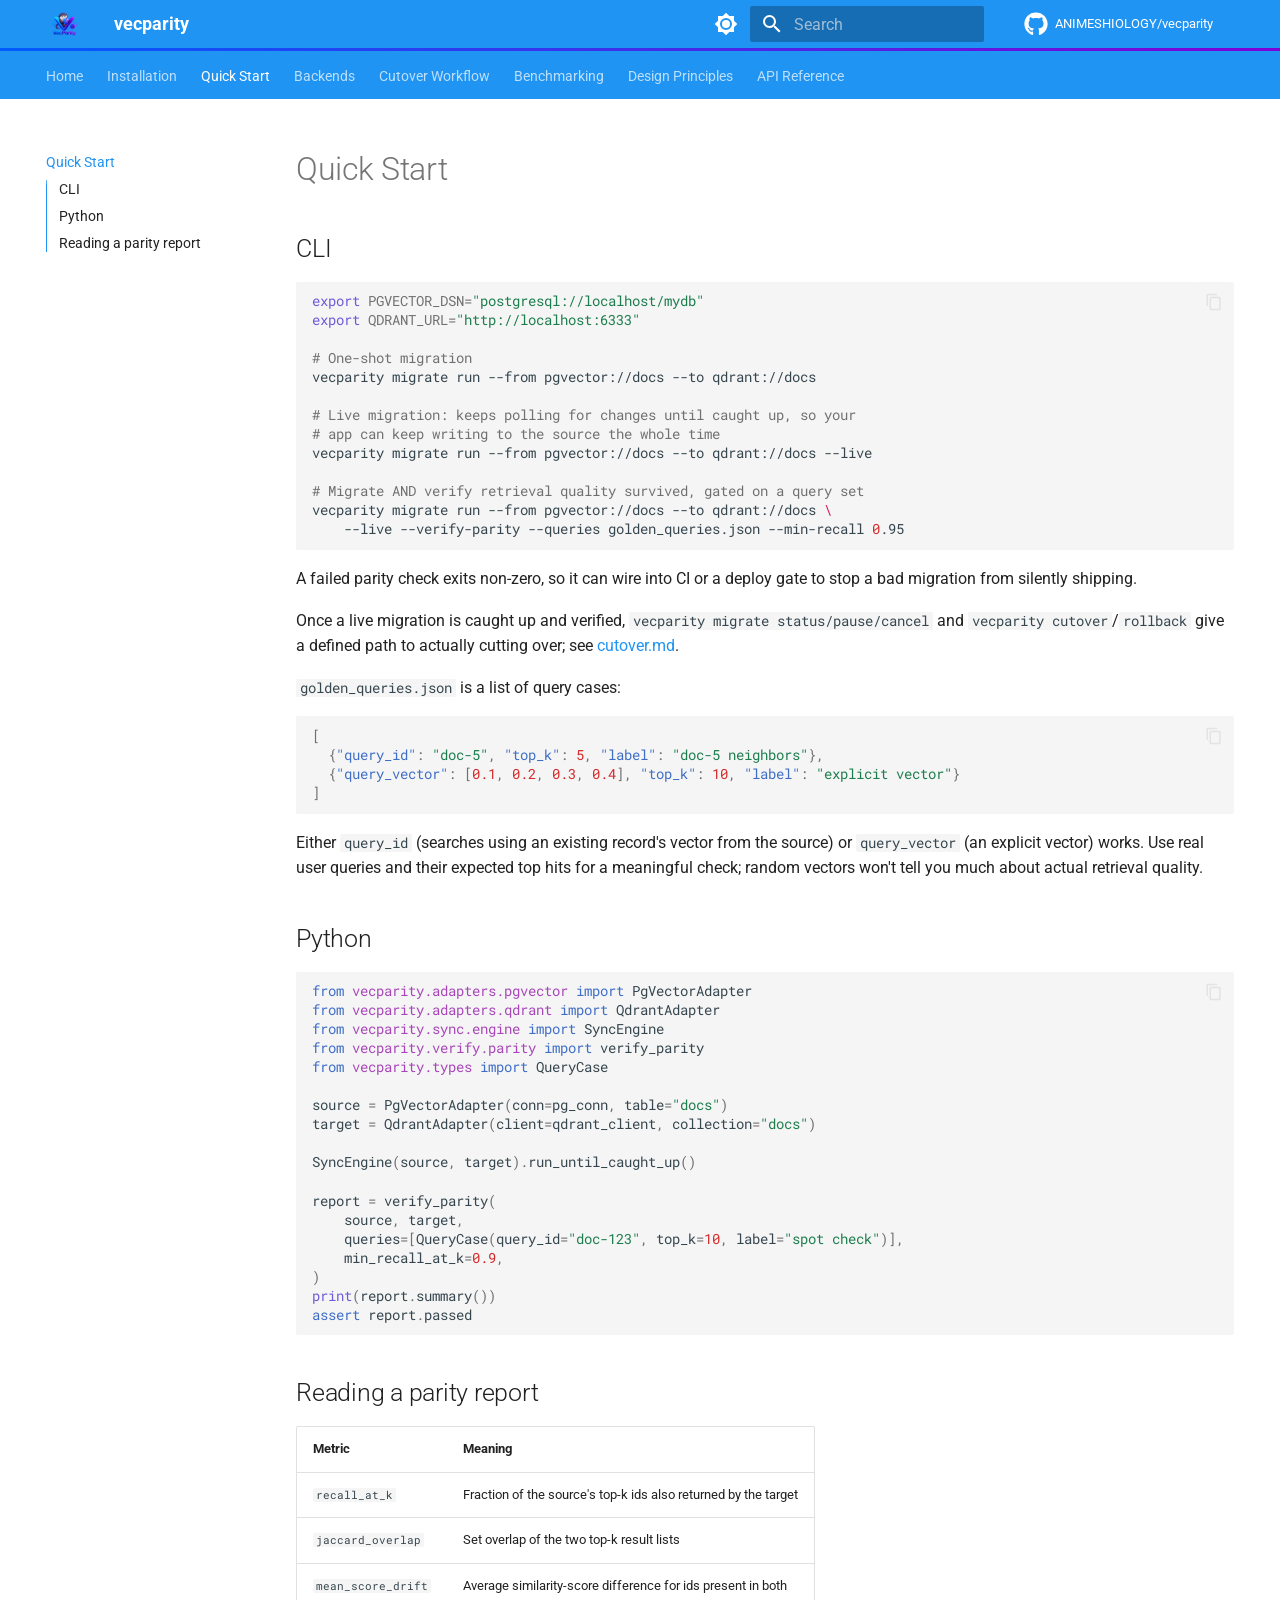
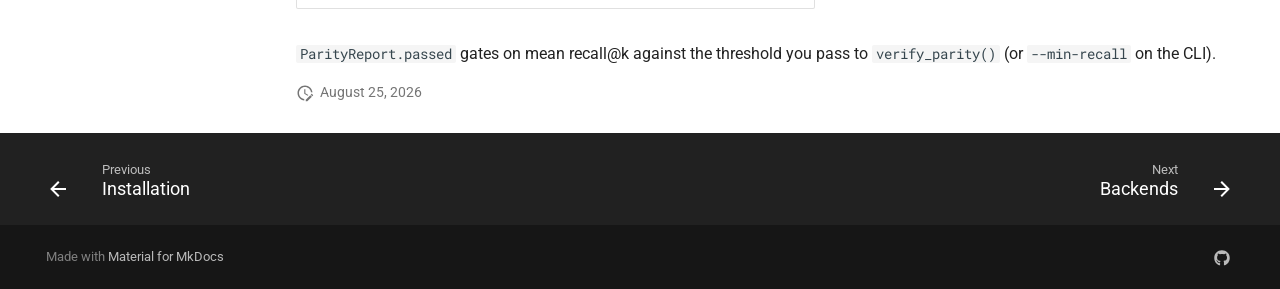
<file: quickstart/index.html>
<!doctype html>
<html lang="en" class="no-js">
  <head>
    
      <meta charset="utf-8">
      <meta name="viewport" content="width=device-width,initial-scale=1">
      
      
      
        <link rel="canonical" href="https://animeshiology.github.io/vecparity/quickstart/">
      
      
        <link rel="prev" href="../installation/">
      
      
        <link rel="next" href="../backends/">
      
      
        
      
      
      <link rel="icon" href="../assets/vecparity_logo.png">
      <meta name="generator" content="mkdocs-1.6.1, mkdocs-material-9.7.7">
    
    
      
        <title>Quick Start - vecparity</title>
      
    
    
      <link rel="stylesheet" href="../assets/stylesheets/main.ec1eaa64.min.css">
      
        
        <link rel="stylesheet" href="../assets/stylesheets/palette.ab4e12ef.min.css">
      
      


    
    
      
    
    
      
        
        
        <link rel="preconnect" href="https://fonts.gstatic.com" crossorigin>
        <link rel="stylesheet" href="https://fonts.googleapis.com/css?family=Roboto:300,300i,400,400i,700,700i%7CRoboto+Mono:400,400i,700,700i&display=fallback">
        <style>:root{--md-text-font:"Roboto";--md-code-font:"Roboto Mono"}</style>
      
    
    
      <link rel="stylesheet" href="../assets/_mkdocstrings.css">
    
      <link rel="stylesheet" href="../stylesheets/extra.css">
    
    <script>__md_scope=new URL("..",location),__md_hash=e=>[...e].reduce(((e,_)=>(e<<5)-e+_.charCodeAt(0)),0),__md_get=(e,_=localStorage,t=__md_scope)=>JSON.parse(_.getItem(t.pathname+"."+e)),__md_set=(e,_,t=localStorage,a=__md_scope)=>{try{t.setItem(a.pathname+"."+e,JSON.stringify(_))}catch(e){}}</script>
    
      

    
    
  </head>
  
  
    
    
      
    
    
    
    
    <body dir="ltr" data-md-color-scheme="default" data-md-color-primary="blue" data-md-color-accent="purple">
  
    
    <input class="md-toggle" data-md-toggle="drawer" type="checkbox" id="__drawer" autocomplete="off">
    <input class="md-toggle" data-md-toggle="search" type="checkbox" id="__search" autocomplete="off">
    <label class="md-overlay" for="__drawer"></label>
    <div data-md-component="skip">
      
        
        <a href="#quick-start" class="md-skip">
          Skip to content
        </a>
      
    </div>
    <div data-md-component="announce">
      
    </div>
    
    
      

<header class="md-header" data-md-component="header">
  <nav class="md-header__inner md-grid" aria-label="Header">
    <a href=".." title="vecparity" class="md-header__button md-logo" aria-label="vecparity" data-md-component="logo">
      
  <img src="../assets/vecparity_logo.png" alt="logo">

    </a>
    <label class="md-header__button md-icon" for="__drawer">
      
      <svg xmlns="http://www.w3.org/2000/svg" viewBox="0 0 24 24"><path d="M3 6h18v2H3zm0 5h18v2H3zm0 5h18v2H3z"/></svg>
    </label>
    <div class="md-header__title" data-md-component="header-title">
      <div class="md-header__ellipsis">
        <div class="md-header__topic">
          <span class="md-ellipsis">
            vecparity
          </span>
        </div>
        <div class="md-header__topic" data-md-component="header-topic">
          <span class="md-ellipsis">
            
              Quick Start
            
          </span>
        </div>
      </div>
    </div>
    
      
        <form class="md-header__option" data-md-component="palette">
  
    
    
    
    <input class="md-option" data-md-color-media="" data-md-color-scheme="default" data-md-color-primary="blue" data-md-color-accent="purple"  aria-label="Switch to dark mode"  type="radio" name="__palette" id="__palette_0">
    
      <label class="md-header__button md-icon" title="Switch to dark mode" for="__palette_1" hidden>
        <svg xmlns="http://www.w3.org/2000/svg" viewBox="0 0 24 24"><path d="M12 8a4 4 0 0 0-4 4 4 4 0 0 0 4 4 4 4 0 0 0 4-4 4 4 0 0 0-4-4m0 10a6 6 0 0 1-6-6 6 6 0 0 1 6-6 6 6 0 0 1 6 6 6 6 0 0 1-6 6m8-9.31V4h-4.69L12 .69 8.69 4H4v4.69L.69 12 4 15.31V20h4.69L12 23.31 15.31 20H20v-4.69L23.31 12z"/></svg>
      </label>
    
  
    
    
    
    <input class="md-option" data-md-color-media="" data-md-color-scheme="slate" data-md-color-primary="blue" data-md-color-accent="purple"  aria-label="Switch to light mode"  type="radio" name="__palette" id="__palette_1">
    
      <label class="md-header__button md-icon" title="Switch to light mode" for="__palette_0" hidden>
        <svg xmlns="http://www.w3.org/2000/svg" viewBox="0 0 24 24"><path d="M12 18c-.89 0-1.74-.2-2.5-.55C11.56 16.5 13 14.42 13 12s-1.44-4.5-3.5-5.45C10.26 6.2 11.11 6 12 6a6 6 0 0 1 6 6 6 6 0 0 1-6 6m8-9.31V4h-4.69L12 .69 8.69 4H4v4.69L.69 12 4 15.31V20h4.69L12 23.31 15.31 20H20v-4.69L23.31 12z"/></svg>
      </label>
    
  
</form>
      
    
    
      <script>var palette=__md_get("__palette");if(palette&&palette.color){if("(prefers-color-scheme)"===palette.color.media){var media=matchMedia("(prefers-color-scheme: light)"),input=document.querySelector(media.matches?"[data-md-color-media='(prefers-color-scheme: light)']":"[data-md-color-media='(prefers-color-scheme: dark)']");palette.color.media=input.getAttribute("data-md-color-media"),palette.color.scheme=input.getAttribute("data-md-color-scheme"),palette.color.primary=input.getAttribute("data-md-color-primary"),palette.color.accent=input.getAttribute("data-md-color-accent")}for(var[key,value]of Object.entries(palette.color))document.body.setAttribute("data-md-color-"+key,value)}</script>
    
    
    
      
      
        <label class="md-header__button md-icon" for="__search">
          
          <svg xmlns="http://www.w3.org/2000/svg" viewBox="0 0 24 24"><path d="M9.5 3A6.5 6.5 0 0 1 16 9.5c0 1.61-.59 3.09-1.56 4.23l.27.27h.79l5 5-1.5 1.5-5-5v-.79l-.27-.27A6.52 6.52 0 0 1 9.5 16 6.5 6.5 0 0 1 3 9.5 6.5 6.5 0 0 1 9.5 3m0 2C7 5 5 7 5 9.5S7 14 9.5 14 14 12 14 9.5 12 5 9.5 5"/></svg>
        </label>
        <div class="md-search" data-md-component="search" role="dialog">
  <label class="md-search__overlay" for="__search"></label>
  <div class="md-search__inner" role="search">
    <form class="md-search__form" name="search">
      <input type="text" class="md-search__input" name="query" aria-label="Search" placeholder="Search" autocapitalize="off" autocorrect="off" autocomplete="off" spellcheck="false" data-md-component="search-query" required>
      <label class="md-search__icon md-icon" for="__search">
        
        <svg xmlns="http://www.w3.org/2000/svg" viewBox="0 0 24 24"><path d="M9.5 3A6.5 6.5 0 0 1 16 9.5c0 1.61-.59 3.09-1.56 4.23l.27.27h.79l5 5-1.5 1.5-5-5v-.79l-.27-.27A6.52 6.52 0 0 1 9.5 16 6.5 6.5 0 0 1 3 9.5 6.5 6.5 0 0 1 9.5 3m0 2C7 5 5 7 5 9.5S7 14 9.5 14 14 12 14 9.5 12 5 9.5 5"/></svg>
        
        <svg xmlns="http://www.w3.org/2000/svg" viewBox="0 0 24 24"><path d="M20 11v2H8l5.5 5.5-1.42 1.42L4.16 12l7.92-7.92L13.5 5.5 8 11z"/></svg>
      </label>
      <nav class="md-search__options" aria-label="Search">
        
        <button type="reset" class="md-search__icon md-icon" title="Clear" aria-label="Clear" tabindex="-1">
          
          <svg xmlns="http://www.w3.org/2000/svg" viewBox="0 0 24 24"><path d="M19 6.41 17.59 5 12 10.59 6.41 5 5 6.41 10.59 12 5 17.59 6.41 19 12 13.41 17.59 19 19 17.59 13.41 12z"/></svg>
        </button>
      </nav>
      
        <div class="md-search__suggest" data-md-component="search-suggest"></div>
      
    </form>
    <div class="md-search__output">
      <div class="md-search__scrollwrap" tabindex="0" data-md-scrollfix>
        <div class="md-search-result" data-md-component="search-result">
          <div class="md-search-result__meta">
            Initializing search
          </div>
          <ol class="md-search-result__list" role="presentation"></ol>
        </div>
      </div>
    </div>
  </div>
</div>
      
    
    
      <div class="md-header__source">
        <a href="https://github.com/ANIMESHIOLOGY/vecparity" title="Go to repository" class="md-source" data-md-component="source">
  <div class="md-source__icon md-icon">
    
    <svg xmlns="http://www.w3.org/2000/svg" viewBox="0 0 512 512"><!--! Font Awesome Free 7.1.0 by @fontawesome - https://fontawesome.com License - https://fontawesome.com/license/free (Icons: CC BY 4.0, Fonts: SIL OFL 1.1, Code: MIT License) Copyright 2025 Fonticons, Inc.--><path d="M173.9 397.4c0 2-2.3 3.6-5.2 3.6-3.3.3-5.6-1.3-5.6-3.6 0-2 2.3-3.6 5.2-3.6 3-.3 5.6 1.3 5.6 3.6m-31.1-4.5c-.7 2 1.3 4.3 4.3 4.9 2.6 1 5.6 0 6.2-2s-1.3-4.3-4.3-5.2c-2.6-.7-5.5.3-6.2 2.3m44.2-1.7c-2.9.7-4.9 2.6-4.6 4.9.3 2 2.9 3.3 5.9 2.6 2.9-.7 4.9-2.6 4.6-4.6-.3-1.9-3-3.2-5.9-2.9M252.8 8C114.1 8 8 113.3 8 252c0 110.9 69.8 205.8 169.5 239.2 12.8 2.3 17.3-5.6 17.3-12.1 0-6.2-.3-40.4-.3-61.4 0 0-70 15-84.7-29.8 0 0-11.4-29.1-27.8-36.6 0 0-22.9-15.7 1.6-15.4 0 0 24.9 2 38.6 25.8 21.9 38.6 58.6 27.5 72.9 20.9 2.3-16 8.8-27.1 16-33.7-55.9-6.2-112.3-14.3-112.3-110.5 0-27.5 7.6-41.3 23.6-58.9-2.6-6.5-11.1-33.3 2.6-67.9 20.9-6.5 69 27 69 27 20-5.6 41.5-8.5 62.8-8.5s42.8 2.9 62.8 8.5c0 0 48.1-33.6 69-27 13.7 34.7 5.2 61.4 2.6 67.9 16 17.7 25.8 31.5 25.8 58.9 0 96.5-58.9 104.2-114.8 110.5 9.2 7.9 17 22.9 17 46.4 0 33.7-.3 75.4-.3 83.6 0 6.5 4.6 14.4 17.3 12.1C436.2 457.8 504 362.9 504 252 504 113.3 391.5 8 252.8 8M105.2 352.9c-1.3 1-1 3.3.7 5.2 1.6 1.6 3.9 2.3 5.2 1 1.3-1 1-3.3-.7-5.2-1.6-1.6-3.9-2.3-5.2-1m-10.8-8.1c-.7 1.3.3 2.9 2.3 3.9 1.6 1 3.6.7 4.3-.7.7-1.3-.3-2.9-2.3-3.9-2-.6-3.6-.3-4.3.7m32.4 35.6c-1.6 1.3-1 4.3 1.3 6.2 2.3 2.3 5.2 2.6 6.5 1 1.3-1.3.7-4.3-1.3-6.2-2.2-2.3-5.2-2.6-6.5-1m-11.4-14.7c-1.6 1-1.6 3.6 0 5.9s4.3 3.3 5.6 2.3c1.6-1.3 1.6-3.9 0-6.2-1.4-2.3-4-3.3-5.6-2"/></svg>
  </div>
  <div class="md-source__repository">
    ANIMESHIOLOGY/vecparity
  </div>
</a>
      </div>
    
  </nav>
  
</header>
    
    <div class="md-container" data-md-component="container">
      
      
        
          
            
<nav class="md-tabs" aria-label="Tabs" data-md-component="tabs">
  <div class="md-grid">
    <ul class="md-tabs__list">
      
        
  
  
  
  
    <li class="md-tabs__item">
      <a href=".." class="md-tabs__link">
        
  
  
    
  
  Home

      </a>
    </li>
  

      
        
  
  
  
  
    <li class="md-tabs__item">
      <a href="../installation/" class="md-tabs__link">
        
  
  
    
  
  Installation

      </a>
    </li>
  

      
        
  
  
  
    
  
  
    <li class="md-tabs__item md-tabs__item--active">
      <a href="./" class="md-tabs__link">
        
  
  
    
  
  Quick Start

      </a>
    </li>
  

      
        
  
  
  
  
    <li class="md-tabs__item">
      <a href="../backends/" class="md-tabs__link">
        
  
  
    
  
  Backends

      </a>
    </li>
  

      
        
  
  
  
  
    <li class="md-tabs__item">
      <a href="../cutover/" class="md-tabs__link">
        
  
  
    
  
  Cutover Workflow

      </a>
    </li>
  

      
        
  
  
  
  
    <li class="md-tabs__item">
      <a href="../benchmarking/" class="md-tabs__link">
        
  
  
    
  
  Benchmarking

      </a>
    </li>
  

      
        
  
  
  
  
    <li class="md-tabs__item">
      <a href="../design-principles/" class="md-tabs__link">
        
  
  
    
  
  Design Principles

      </a>
    </li>
  

      
        
  
  
  
  
    
    
      <li class="md-tabs__item">
        <a href="../api-reference/adapters/" class="md-tabs__link">
          
  
  
  API Reference

        </a>
      </li>
    
  

      
    </ul>
  </div>
</nav>
          
        
      
      <main class="md-main" data-md-component="main">
        <div class="md-main__inner md-grid">
          
            
              
              <div class="md-sidebar md-sidebar--primary" data-md-component="sidebar" data-md-type="navigation" >
                <div class="md-sidebar__scrollwrap">
                  <div class="md-sidebar__inner">
                    


  


  

<nav class="md-nav md-nav--primary md-nav--lifted md-nav--integrated" aria-label="Navigation" data-md-level="0">
  <label class="md-nav__title" for="__drawer">
    <a href=".." title="vecparity" class="md-nav__button md-logo" aria-label="vecparity" data-md-component="logo">
      
  <img src="../assets/vecparity_logo.png" alt="logo">

    </a>
    vecparity
  </label>
  
    <div class="md-nav__source">
      <a href="https://github.com/ANIMESHIOLOGY/vecparity" title="Go to repository" class="md-source" data-md-component="source">
  <div class="md-source__icon md-icon">
    
    <svg xmlns="http://www.w3.org/2000/svg" viewBox="0 0 512 512"><!--! Font Awesome Free 7.1.0 by @fontawesome - https://fontawesome.com License - https://fontawesome.com/license/free (Icons: CC BY 4.0, Fonts: SIL OFL 1.1, Code: MIT License) Copyright 2025 Fonticons, Inc.--><path d="M173.9 397.4c0 2-2.3 3.6-5.2 3.6-3.3.3-5.6-1.3-5.6-3.6 0-2 2.3-3.6 5.2-3.6 3-.3 5.6 1.3 5.6 3.6m-31.1-4.5c-.7 2 1.3 4.3 4.3 4.9 2.6 1 5.6 0 6.2-2s-1.3-4.3-4.3-5.2c-2.6-.7-5.5.3-6.2 2.3m44.2-1.7c-2.9.7-4.9 2.6-4.6 4.9.3 2 2.9 3.3 5.9 2.6 2.9-.7 4.9-2.6 4.6-4.6-.3-1.9-3-3.2-5.9-2.9M252.8 8C114.1 8 8 113.3 8 252c0 110.9 69.8 205.8 169.5 239.2 12.8 2.3 17.3-5.6 17.3-12.1 0-6.2-.3-40.4-.3-61.4 0 0-70 15-84.7-29.8 0 0-11.4-29.1-27.8-36.6 0 0-22.9-15.7 1.6-15.4 0 0 24.9 2 38.6 25.8 21.9 38.6 58.6 27.5 72.9 20.9 2.3-16 8.8-27.1 16-33.7-55.9-6.2-112.3-14.3-112.3-110.5 0-27.5 7.6-41.3 23.6-58.9-2.6-6.5-11.1-33.3 2.6-67.9 20.9-6.5 69 27 69 27 20-5.6 41.5-8.5 62.8-8.5s42.8 2.9 62.8 8.5c0 0 48.1-33.6 69-27 13.7 34.7 5.2 61.4 2.6 67.9 16 17.7 25.8 31.5 25.8 58.9 0 96.5-58.9 104.2-114.8 110.5 9.2 7.9 17 22.9 17 46.4 0 33.7-.3 75.4-.3 83.6 0 6.5 4.6 14.4 17.3 12.1C436.2 457.8 504 362.9 504 252 504 113.3 391.5 8 252.8 8M105.2 352.9c-1.3 1-1 3.3.7 5.2 1.6 1.6 3.9 2.3 5.2 1 1.3-1 1-3.3-.7-5.2-1.6-1.6-3.9-2.3-5.2-1m-10.8-8.1c-.7 1.3.3 2.9 2.3 3.9 1.6 1 3.6.7 4.3-.7.7-1.3-.3-2.9-2.3-3.9-2-.6-3.6-.3-4.3.7m32.4 35.6c-1.6 1.3-1 4.3 1.3 6.2 2.3 2.3 5.2 2.6 6.5 1 1.3-1.3.7-4.3-1.3-6.2-2.2-2.3-5.2-2.6-6.5-1m-11.4-14.7c-1.6 1-1.6 3.6 0 5.9s4.3 3.3 5.6 2.3c1.6-1.3 1.6-3.9 0-6.2-1.4-2.3-4-3.3-5.6-2"/></svg>
  </div>
  <div class="md-source__repository">
    ANIMESHIOLOGY/vecparity
  </div>
</a>
    </div>
  
  <ul class="md-nav__list" data-md-scrollfix>
    
      
      
  
  
  
  
    <li class="md-nav__item">
      <a href=".." class="md-nav__link">
        
  
  
  <span class="md-ellipsis">
    
  
    Home
  

    
  </span>
  
  

      </a>
    </li>
  

    
      
      
  
  
  
  
    <li class="md-nav__item">
      <a href="../installation/" class="md-nav__link">
        
  
  
  <span class="md-ellipsis">
    
  
    Installation
  

    
  </span>
  
  

      </a>
    </li>
  

    
      
      
  
  
    
  
  
  
    <li class="md-nav__item md-nav__item--active">
      
      <input class="md-nav__toggle md-toggle" type="checkbox" id="__toc">
      
      
        
      
      
        <label class="md-nav__link md-nav__link--active" for="__toc">
          
  
  
  <span class="md-ellipsis">
    
  
    Quick Start
  

    
  </span>
  
  

          <span class="md-nav__icon md-icon"></span>
        </label>
      
      <a href="./" class="md-nav__link md-nav__link--active">
        
  
  
  <span class="md-ellipsis">
    
  
    Quick Start
  

    
  </span>
  
  

      </a>
      
        

<nav class="md-nav md-nav--secondary" aria-label="Table of contents">
  
  
  
    
  
  
    <label class="md-nav__title" for="__toc">
      <span class="md-nav__icon md-icon"></span>
      Table of contents
    </label>
    <ul class="md-nav__list" data-md-component="toc" data-md-scrollfix>
      
        <li class="md-nav__item">
  <a href="#cli" class="md-nav__link">
    <span class="md-ellipsis">
      
        CLI
      
    </span>
  </a>
  
</li>
      
        <li class="md-nav__item">
  <a href="#python" class="md-nav__link">
    <span class="md-ellipsis">
      
        Python
      
    </span>
  </a>
  
</li>
      
        <li class="md-nav__item">
  <a href="#reading-a-parity-report" class="md-nav__link">
    <span class="md-ellipsis">
      
        Reading a parity report
      
    </span>
  </a>
  
</li>
      
    </ul>
  
</nav>
      
    </li>
  

    
      
      
  
  
  
  
    <li class="md-nav__item">
      <a href="../backends/" class="md-nav__link">
        
  
  
  <span class="md-ellipsis">
    
  
    Backends
  

    
  </span>
  
  

      </a>
    </li>
  

    
      
      
  
  
  
  
    <li class="md-nav__item">
      <a href="../cutover/" class="md-nav__link">
        
  
  
  <span class="md-ellipsis">
    
  
    Cutover Workflow
  

    
  </span>
  
  

      </a>
    </li>
  

    
      
      
  
  
  
  
    <li class="md-nav__item">
      <a href="../benchmarking/" class="md-nav__link">
        
  
  
  <span class="md-ellipsis">
    
  
    Benchmarking
  

    
  </span>
  
  

      </a>
    </li>
  

    
      
      
  
  
  
  
    <li class="md-nav__item">
      <a href="../design-principles/" class="md-nav__link">
        
  
  
  <span class="md-ellipsis">
    
  
    Design Principles
  

    
  </span>
  
  

      </a>
    </li>
  

    
      
      
  
  
  
  
    
    
    
    
      
      
        
      
    
    
    <li class="md-nav__item md-nav__item--nested">
      
        
        
          
        
        <input class="md-nav__toggle md-toggle md-toggle--indeterminate" type="checkbox" id="__nav_8" >
        
          
          <label class="md-nav__link" for="__nav_8" id="__nav_8_label" tabindex="0">
            
  
  
  <span class="md-ellipsis">
    
  
    API Reference
  

    
  </span>
  
  

            <span class="md-nav__icon md-icon"></span>
          </label>
        
        <nav class="md-nav" data-md-level="1" aria-labelledby="__nav_8_label" aria-expanded="false">
          <label class="md-nav__title" for="__nav_8">
            <span class="md-nav__icon md-icon"></span>
            
  
    API Reference
  

          </label>
          <ul class="md-nav__list" data-md-scrollfix>
            
              
                
  
  
  
  
    <li class="md-nav__item">
      <a href="../api-reference/adapters/" class="md-nav__link">
        
  
  
  <span class="md-ellipsis">
    
  
    adapters
  

    
  </span>
  
  

      </a>
    </li>
  

              
            
              
                
  
  
  
  
    <li class="md-nav__item">
      <a href="../api-reference/sync/" class="md-nav__link">
        
  
  
  <span class="md-ellipsis">
    
  
    sync
  

    
  </span>
  
  

      </a>
    </li>
  

              
            
              
                
  
  
  
  
    <li class="md-nav__item">
      <a href="../api-reference/verify/" class="md-nav__link">
        
  
  
  <span class="md-ellipsis">
    
  
    verify
  

    
  </span>
  
  

      </a>
    </li>
  

              
            
              
                
  
  
  
  
    <li class="md-nav__item">
      <a href="../api-reference/types/" class="md-nav__link">
        
  
  
  <span class="md-ellipsis">
    
  
    types
  

    
  </span>
  
  

      </a>
    </li>
  

              
            
          </ul>
        </nav>
      
    </li>
  

    
  </ul>
</nav>
                  </div>
                </div>
              </div>
            
            
          
          
            <div class="md-content" data-md-component="content">
              
              <article class="md-content__inner md-typeset">
                
                  


  
  


<h1 id="quick-start">Quick Start</h1>
<h2 id="cli">CLI</h2>
<div class="highlight"><pre><span></span><code><a id="__codelineno-0-1" name="__codelineno-0-1" href="#__codelineno-0-1"></a><span class="nb">export</span><span class="w"> </span><span class="nv">PGVECTOR_DSN</span><span class="o">=</span><span class="s2">"postgresql://localhost/mydb"</span>
<a id="__codelineno-0-2" name="__codelineno-0-2" href="#__codelineno-0-2"></a><span class="nb">export</span><span class="w"> </span><span class="nv">QDRANT_URL</span><span class="o">=</span><span class="s2">"http://localhost:6333"</span>
<a id="__codelineno-0-3" name="__codelineno-0-3" href="#__codelineno-0-3"></a>
<a id="__codelineno-0-4" name="__codelineno-0-4" href="#__codelineno-0-4"></a><span class="c1"># One-shot migration</span>
<a id="__codelineno-0-5" name="__codelineno-0-5" href="#__codelineno-0-5"></a>vecparity<span class="w"> </span>migrate<span class="w"> </span>run<span class="w"> </span>--from<span class="w"> </span>pgvector://docs<span class="w"> </span>--to<span class="w"> </span>qdrant://docs
<a id="__codelineno-0-6" name="__codelineno-0-6" href="#__codelineno-0-6"></a>
<a id="__codelineno-0-7" name="__codelineno-0-7" href="#__codelineno-0-7"></a><span class="c1"># Live migration: keeps polling for changes until caught up, so your</span>
<a id="__codelineno-0-8" name="__codelineno-0-8" href="#__codelineno-0-8"></a><span class="c1"># app can keep writing to the source the whole time</span>
<a id="__codelineno-0-9" name="__codelineno-0-9" href="#__codelineno-0-9"></a>vecparity<span class="w"> </span>migrate<span class="w"> </span>run<span class="w"> </span>--from<span class="w"> </span>pgvector://docs<span class="w"> </span>--to<span class="w"> </span>qdrant://docs<span class="w"> </span>--live
<a id="__codelineno-0-10" name="__codelineno-0-10" href="#__codelineno-0-10"></a>
<a id="__codelineno-0-11" name="__codelineno-0-11" href="#__codelineno-0-11"></a><span class="c1"># Migrate AND verify retrieval quality survived, gated on a query set</span>
<a id="__codelineno-0-12" name="__codelineno-0-12" href="#__codelineno-0-12"></a>vecparity<span class="w"> </span>migrate<span class="w"> </span>run<span class="w"> </span>--from<span class="w"> </span>pgvector://docs<span class="w"> </span>--to<span class="w"> </span>qdrant://docs<span class="w"> </span><span class="se">\</span>
<a id="__codelineno-0-13" name="__codelineno-0-13" href="#__codelineno-0-13"></a><span class="w">    </span>--live<span class="w"> </span>--verify-parity<span class="w"> </span>--queries<span class="w"> </span>golden_queries.json<span class="w"> </span>--min-recall<span class="w"> </span><span class="m">0</span>.95
</code></pre></div>
<p>A failed parity check exits non-zero, so it can wire into CI or a
deploy gate to stop a bad migration from silently shipping.</p>
<p>Once a live migration is caught up and verified, <code>vecparity migrate status/pause/cancel</code> and <code>vecparity cutover</code>/<code>rollback</code> give a defined path to actually cutting over; see <a href="../cutover/">cutover.md</a>.</p>
<p><code>golden_queries.json</code> is a list of query cases:</p>
<div class="highlight"><pre><span></span><code><a id="__codelineno-1-1" name="__codelineno-1-1" href="#__codelineno-1-1"></a><span class="p">[</span>
<a id="__codelineno-1-2" name="__codelineno-1-2" href="#__codelineno-1-2"></a><span class="w">  </span><span class="p">{</span><span class="nt">"query_id"</span><span class="p">:</span><span class="w"> </span><span class="s2">"doc-5"</span><span class="p">,</span><span class="w"> </span><span class="nt">"top_k"</span><span class="p">:</span><span class="w"> </span><span class="mi">5</span><span class="p">,</span><span class="w"> </span><span class="nt">"label"</span><span class="p">:</span><span class="w"> </span><span class="s2">"doc-5 neighbors"</span><span class="p">},</span>
<a id="__codelineno-1-3" name="__codelineno-1-3" href="#__codelineno-1-3"></a><span class="w">  </span><span class="p">{</span><span class="nt">"query_vector"</span><span class="p">:</span><span class="w"> </span><span class="p">[</span><span class="mf">0.1</span><span class="p">,</span><span class="w"> </span><span class="mf">0.2</span><span class="p">,</span><span class="w"> </span><span class="mf">0.3</span><span class="p">,</span><span class="w"> </span><span class="mf">0.4</span><span class="p">],</span><span class="w"> </span><span class="nt">"top_k"</span><span class="p">:</span><span class="w"> </span><span class="mi">10</span><span class="p">,</span><span class="w"> </span><span class="nt">"label"</span><span class="p">:</span><span class="w"> </span><span class="s2">"explicit vector"</span><span class="p">}</span>
<a id="__codelineno-1-4" name="__codelineno-1-4" href="#__codelineno-1-4"></a><span class="p">]</span>
</code></pre></div>
<p>Either <code>query_id</code> (searches using an existing record's vector from the
source) or <code>query_vector</code> (an explicit vector) works. Use real user
queries and their expected top hits for a meaningful check; random
vectors won't tell you much about actual retrieval quality.</p>
<h2 id="python">Python</h2>
<div class="highlight"><pre><span></span><code><a id="__codelineno-2-1" name="__codelineno-2-1" href="#__codelineno-2-1"></a><span class="kn">from</span><span class="w"> </span><span class="nn">vecparity.adapters.pgvector</span><span class="w"> </span><span class="kn">import</span> <span class="n">PgVectorAdapter</span>
<a id="__codelineno-2-2" name="__codelineno-2-2" href="#__codelineno-2-2"></a><span class="kn">from</span><span class="w"> </span><span class="nn">vecparity.adapters.qdrant</span><span class="w"> </span><span class="kn">import</span> <span class="n">QdrantAdapter</span>
<a id="__codelineno-2-3" name="__codelineno-2-3" href="#__codelineno-2-3"></a><span class="kn">from</span><span class="w"> </span><span class="nn">vecparity.sync.engine</span><span class="w"> </span><span class="kn">import</span> <span class="n">SyncEngine</span>
<a id="__codelineno-2-4" name="__codelineno-2-4" href="#__codelineno-2-4"></a><span class="kn">from</span><span class="w"> </span><span class="nn">vecparity.verify.parity</span><span class="w"> </span><span class="kn">import</span> <span class="n">verify_parity</span>
<a id="__codelineno-2-5" name="__codelineno-2-5" href="#__codelineno-2-5"></a><span class="kn">from</span><span class="w"> </span><span class="nn">vecparity.types</span><span class="w"> </span><span class="kn">import</span> <span class="n">QueryCase</span>
<a id="__codelineno-2-6" name="__codelineno-2-6" href="#__codelineno-2-6"></a>
<a id="__codelineno-2-7" name="__codelineno-2-7" href="#__codelineno-2-7"></a><span class="n">source</span> <span class="o">=</span> <span class="n">PgVectorAdapter</span><span class="p">(</span><span class="n">conn</span><span class="o">=</span><span class="n">pg_conn</span><span class="p">,</span> <span class="n">table</span><span class="o">=</span><span class="s2">"docs"</span><span class="p">)</span>
<a id="__codelineno-2-8" name="__codelineno-2-8" href="#__codelineno-2-8"></a><span class="n">target</span> <span class="o">=</span> <span class="n">QdrantAdapter</span><span class="p">(</span><span class="n">client</span><span class="o">=</span><span class="n">qdrant_client</span><span class="p">,</span> <span class="n">collection</span><span class="o">=</span><span class="s2">"docs"</span><span class="p">)</span>
<a id="__codelineno-2-9" name="__codelineno-2-9" href="#__codelineno-2-9"></a>
<a id="__codelineno-2-10" name="__codelineno-2-10" href="#__codelineno-2-10"></a><span class="n">SyncEngine</span><span class="p">(</span><span class="n">source</span><span class="p">,</span> <span class="n">target</span><span class="p">)</span><span class="o">.</span><span class="n">run_until_caught_up</span><span class="p">()</span>
<a id="__codelineno-2-11" name="__codelineno-2-11" href="#__codelineno-2-11"></a>
<a id="__codelineno-2-12" name="__codelineno-2-12" href="#__codelineno-2-12"></a><span class="n">report</span> <span class="o">=</span> <span class="n">verify_parity</span><span class="p">(</span>
<a id="__codelineno-2-13" name="__codelineno-2-13" href="#__codelineno-2-13"></a>    <span class="n">source</span><span class="p">,</span> <span class="n">target</span><span class="p">,</span>
<a id="__codelineno-2-14" name="__codelineno-2-14" href="#__codelineno-2-14"></a>    <span class="n">queries</span><span class="o">=</span><span class="p">[</span><span class="n">QueryCase</span><span class="p">(</span><span class="n">query_id</span><span class="o">=</span><span class="s2">"doc-123"</span><span class="p">,</span> <span class="n">top_k</span><span class="o">=</span><span class="mi">10</span><span class="p">,</span> <span class="n">label</span><span class="o">=</span><span class="s2">"spot check"</span><span class="p">)],</span>
<a id="__codelineno-2-15" name="__codelineno-2-15" href="#__codelineno-2-15"></a>    <span class="n">min_recall_at_k</span><span class="o">=</span><span class="mf">0.9</span><span class="p">,</span>
<a id="__codelineno-2-16" name="__codelineno-2-16" href="#__codelineno-2-16"></a><span class="p">)</span>
<a id="__codelineno-2-17" name="__codelineno-2-17" href="#__codelineno-2-17"></a><span class="nb">print</span><span class="p">(</span><span class="n">report</span><span class="o">.</span><span class="n">summary</span><span class="p">())</span>
<a id="__codelineno-2-18" name="__codelineno-2-18" href="#__codelineno-2-18"></a><span class="k">assert</span> <span class="n">report</span><span class="o">.</span><span class="n">passed</span>
</code></pre></div>
<h2 id="reading-a-parity-report">Reading a parity report</h2>
<table>
<thead>
<tr>
<th>Metric</th>
<th>Meaning</th>
</tr>
</thead>
<tbody>
<tr>
<td><code>recall_at_k</code></td>
<td>Fraction of the source's top-k ids also returned by the target</td>
</tr>
<tr>
<td><code>jaccard_overlap</code></td>
<td>Set overlap of the two top-k result lists</td>
</tr>
<tr>
<td><code>mean_score_drift</code></td>
<td>Average similarity-score difference for ids present in both</td>
</tr>
</tbody>
</table>
<p><code>ParityReport.passed</code> gates on mean recall@k against the threshold you
pass to <code>verify_parity()</code> (or <code>--min-recall</code> on the CLI).</p>







  
    
  
  


  <aside class="md-source-file">
    
      
  <span class="md-source-file__fact">
    <span class="md-icon" title="Last update">
      <svg xmlns="http://www.w3.org/2000/svg" viewBox="0 0 24 24"><path d="M21 13.1c-.1 0-.3.1-.4.2l-1 1 2.1 2.1 1-1c.2-.2.2-.6 0-.8l-1.3-1.3c-.1-.1-.2-.2-.4-.2m-1.9 1.8-6.1 6V23h2.1l6.1-6.1zM12.5 7v5.2l4 2.4-1 1L11 13V7zM11 21.9c-5.1-.5-9-4.8-9-9.9C2 6.5 6.5 2 12 2c5.3 0 9.6 4.1 10 9.3-.3-.1-.6-.2-1-.2s-.7.1-1 .2C19.6 7.2 16.2 4 12 4c-4.4 0-8 3.6-8 8 0 4.1 3.1 7.5 7.1 7.9l-.1.2z"/></svg>
    </span>
    <span class="git-revision-date-localized-plugin git-revision-date-localized-plugin-date" title="August 25, 2026 17:58:32 UTC">August 25, 2026</span>
  </span>

    
    
    
    
  </aside>





                
              </article>
            </div>
          
          
<script>var target=document.getElementById(location.hash.slice(1));target&&target.name&&(target.checked=target.name.startsWith("__tabbed_"))</script>
        </div>
        
          <button type="button" class="md-top md-icon" data-md-component="top" hidden>
  
  <svg xmlns="http://www.w3.org/2000/svg" viewBox="0 0 24 24"><path d="M13 20h-2V8l-5.5 5.5-1.42-1.42L12 4.16l7.92 7.92-1.42 1.42L13 8z"/></svg>
  Back to top
</button>
        
      </main>
      
        <footer class="md-footer">
  
    
      
      <nav class="md-footer__inner md-grid" aria-label="Footer" >
        
          
          <a href="../installation/" class="md-footer__link md-footer__link--prev" aria-label="Previous: Installation">
            <div class="md-footer__button md-icon">
              
              <svg xmlns="http://www.w3.org/2000/svg" viewBox="0 0 24 24"><path d="M20 11v2H8l5.5 5.5-1.42 1.42L4.16 12l7.92-7.92L13.5 5.5 8 11z"/></svg>
            </div>
            <div class="md-footer__title">
              <span class="md-footer__direction">
                Previous
              </span>
              <div class="md-ellipsis">
                Installation
              </div>
            </div>
          </a>
        
        
          
          <a href="../backends/" class="md-footer__link md-footer__link--next" aria-label="Next: Backends">
            <div class="md-footer__title">
              <span class="md-footer__direction">
                Next
              </span>
              <div class="md-ellipsis">
                Backends
              </div>
            </div>
            <div class="md-footer__button md-icon">
              
              <svg xmlns="http://www.w3.org/2000/svg" viewBox="0 0 24 24"><path d="M4 11v2h12l-5.5 5.5 1.42 1.42L19.84 12l-7.92-7.92L10.5 5.5 16 11z"/></svg>
            </div>
          </a>
        
      </nav>
    
  
  <div class="md-footer-meta md-typeset">
    <div class="md-footer-meta__inner md-grid">
      <div class="md-copyright">
  
  
    Made with
    <a href="https://squidfunk.github.io/mkdocs-material/" target="_blank" rel="noopener">
      Material for MkDocs
    </a>
  
</div>
      
        
<div class="md-social">
  
    
    
    
    
    <a href="https://github.com/ANIMESHIOLOGY/vecparity" target="_blank" rel="noopener" title="vecparity on GitHub" class="md-social__link">
      <svg xmlns="http://www.w3.org/2000/svg" viewBox="0 0 512 512"><!--! Font Awesome Free 7.1.0 by @fontawesome - https://fontawesome.com License - https://fontawesome.com/license/free (Icons: CC BY 4.0, Fonts: SIL OFL 1.1, Code: MIT License) Copyright 2025 Fonticons, Inc.--><path d="M173.9 397.4c0 2-2.3 3.6-5.2 3.6-3.3.3-5.6-1.3-5.6-3.6 0-2 2.3-3.6 5.2-3.6 3-.3 5.6 1.3 5.6 3.6m-31.1-4.5c-.7 2 1.3 4.3 4.3 4.9 2.6 1 5.6 0 6.2-2s-1.3-4.3-4.3-5.2c-2.6-.7-5.5.3-6.2 2.3m44.2-1.7c-2.9.7-4.9 2.6-4.6 4.9.3 2 2.9 3.3 5.9 2.6 2.9-.7 4.9-2.6 4.6-4.6-.3-1.9-3-3.2-5.9-2.9M252.8 8C114.1 8 8 113.3 8 252c0 110.9 69.8 205.8 169.5 239.2 12.8 2.3 17.3-5.6 17.3-12.1 0-6.2-.3-40.4-.3-61.4 0 0-70 15-84.7-29.8 0 0-11.4-29.1-27.8-36.6 0 0-22.9-15.7 1.6-15.4 0 0 24.9 2 38.6 25.8 21.9 38.6 58.6 27.5 72.9 20.9 2.3-16 8.8-27.1 16-33.7-55.9-6.2-112.3-14.3-112.3-110.5 0-27.5 7.6-41.3 23.6-58.9-2.6-6.5-11.1-33.3 2.6-67.9 20.9-6.5 69 27 69 27 20-5.6 41.5-8.5 62.8-8.5s42.8 2.9 62.8 8.5c0 0 48.1-33.6 69-27 13.7 34.7 5.2 61.4 2.6 67.9 16 17.7 25.8 31.5 25.8 58.9 0 96.5-58.9 104.2-114.8 110.5 9.2 7.9 17 22.9 17 46.4 0 33.7-.3 75.4-.3 83.6 0 6.5 4.6 14.4 17.3 12.1C436.2 457.8 504 362.9 504 252 504 113.3 391.5 8 252.8 8M105.2 352.9c-1.3 1-1 3.3.7 5.2 1.6 1.6 3.9 2.3 5.2 1 1.3-1 1-3.3-.7-5.2-1.6-1.6-3.9-2.3-5.2-1m-10.8-8.1c-.7 1.3.3 2.9 2.3 3.9 1.6 1 3.6.7 4.3-.7.7-1.3-.3-2.9-2.3-3.9-2-.6-3.6-.3-4.3.7m32.4 35.6c-1.6 1.3-1 4.3 1.3 6.2 2.3 2.3 5.2 2.6 6.5 1 1.3-1.3.7-4.3-1.3-6.2-2.2-2.3-5.2-2.6-6.5-1m-11.4-14.7c-1.6 1-1.6 3.6 0 5.9s4.3 3.3 5.6 2.3c1.6-1.3 1.6-3.9 0-6.2-1.4-2.3-4-3.3-5.6-2"/></svg>
    </a>
  
</div>
      
    </div>
  </div>
</footer>
      
    </div>
    <div class="md-dialog" data-md-component="dialog">
      <div class="md-dialog__inner md-typeset"></div>
    </div>
    
    
    
      
      
      <script id="__config" type="application/json">{"annotate": null, "base": "..", "features": ["navigation.tabs", "navigation.sections", "navigation.expand", "navigation.top", "navigation.footer", "toc.integrate", "content.code.copy", "content.tooltips", "search.suggest", "search.highlight"], "search": "../assets/javascripts/workers/search.2c215733.min.js", "tags": null, "translations": {"clipboard.copied": "Copied to clipboard", "clipboard.copy": "Copy to clipboard", "search.result.more.one": "1 more on this page", "search.result.more.other": "# more on this page", "search.result.none": "No matching documents", "search.result.one": "1 matching document", "search.result.other": "# matching documents", "search.result.placeholder": "Type to start searching", "search.result.term.missing": "Missing", "select.version": "Select version"}, "version": null}</script>
    
    
      <script src="../assets/javascripts/bundle.d7400e89.min.js"></script>
      
    
  </body>
</html>
</file>
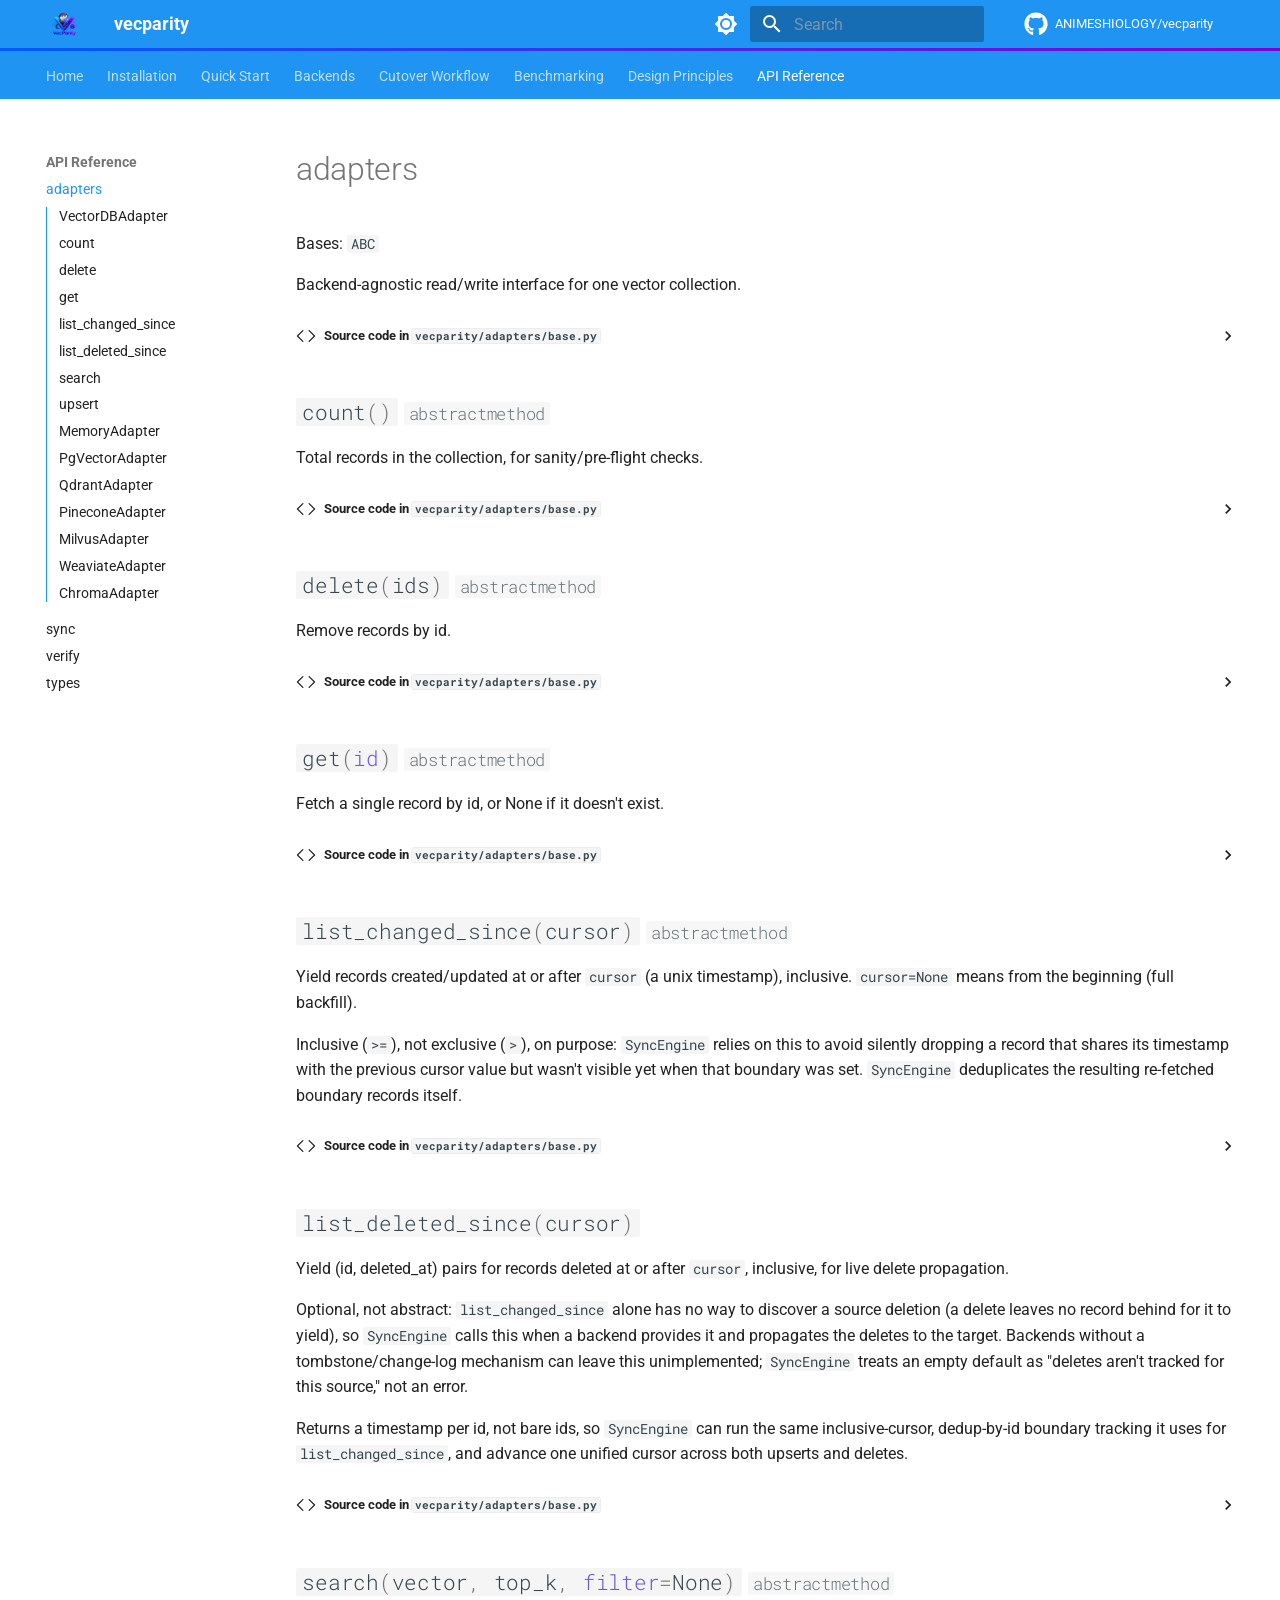
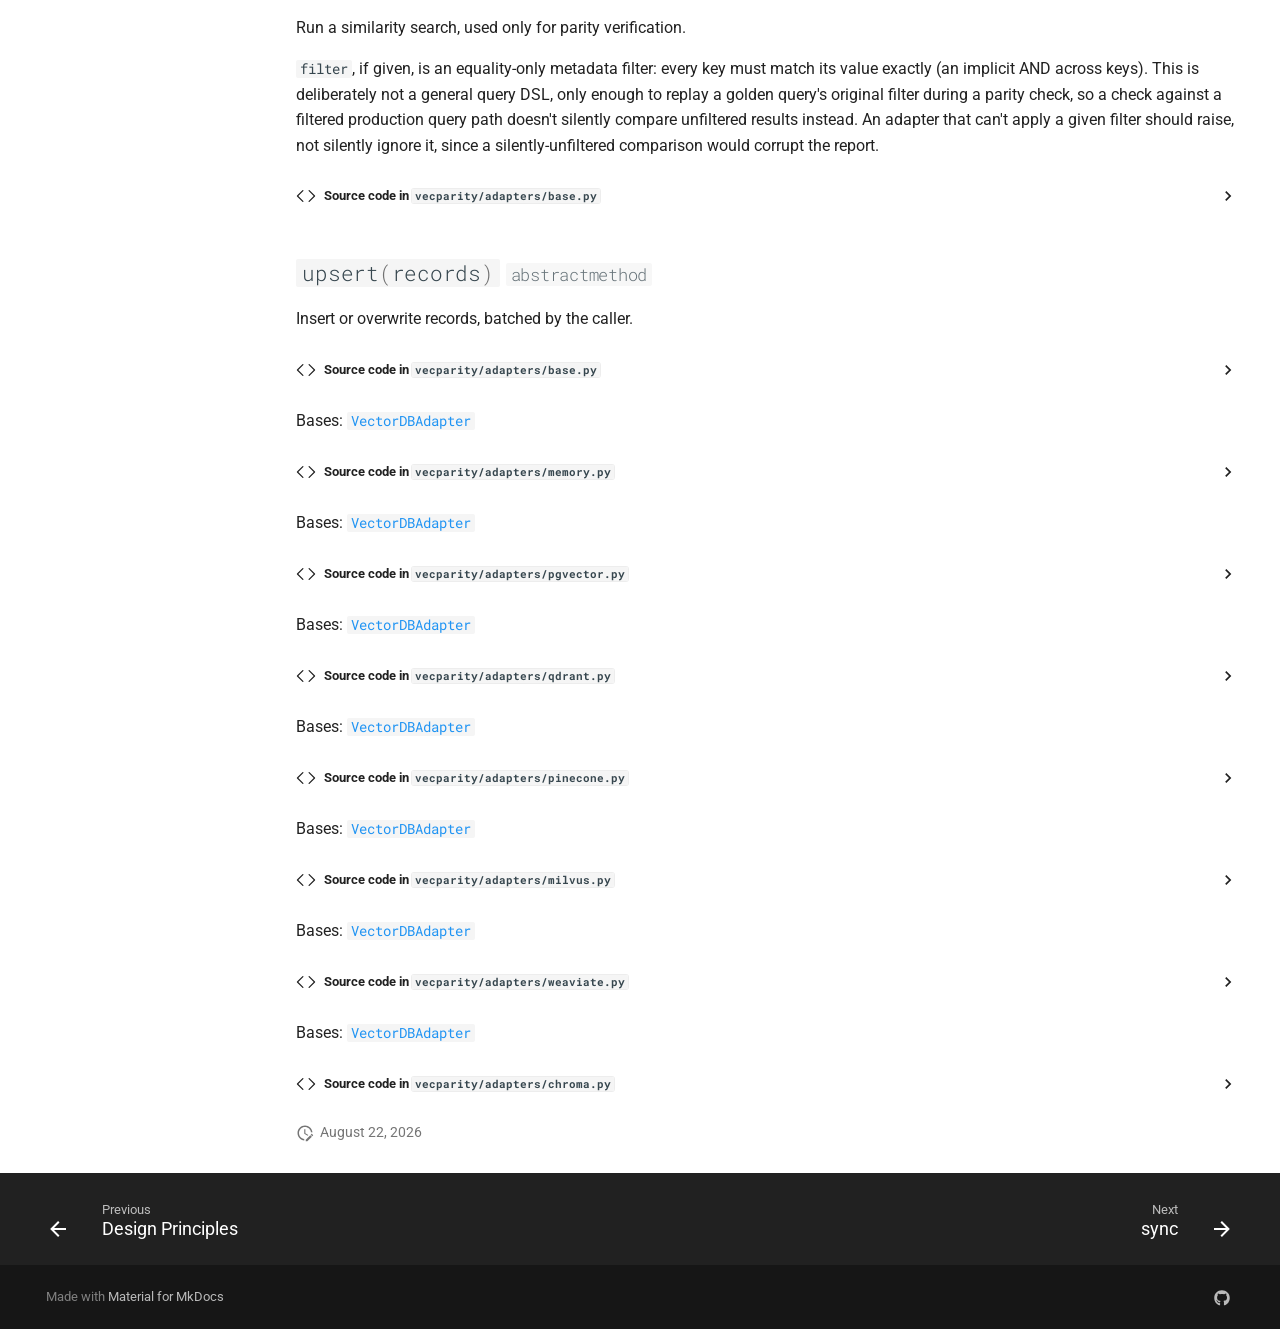
<file: api-reference/adapters/index.html>
<!doctype html>
<html lang="en" class="no-js">
  <head>
    
      <meta charset="utf-8">
      <meta name="viewport" content="width=device-width,initial-scale=1">
      
      
      
        <link rel="canonical" href="https://animeshiology.github.io/vecparity/api-reference/adapters/">
      
      
        <link rel="prev" href="../../design-principles/">
      
      
        <link rel="next" href="../sync/">
      
      
        
      
      
      <link rel="icon" href="../../assets/vecparity_logo.png">
      <meta name="generator" content="mkdocs-1.6.1, mkdocs-material-9.7.7">
    
    
      
        <title>adapters - vecparity</title>
      
    
    
      <link rel="stylesheet" href="../../assets/stylesheets/main.ec1eaa64.min.css">
      
        
        <link rel="stylesheet" href="../../assets/stylesheets/palette.ab4e12ef.min.css">
      
      


    
    
      
    
    
      
        
        
        <link rel="preconnect" href="https://fonts.gstatic.com" crossorigin>
        <link rel="stylesheet" href="https://fonts.googleapis.com/css?family=Roboto:300,300i,400,400i,700,700i%7CRoboto+Mono:400,400i,700,700i&display=fallback">
        <style>:root{--md-text-font:"Roboto";--md-code-font:"Roboto Mono"}</style>
      
    
    
      <link rel="stylesheet" href="../../assets/_mkdocstrings.css">
    
      <link rel="stylesheet" href="../../stylesheets/extra.css">
    
    <script>__md_scope=new URL("../..",location),__md_hash=e=>[...e].reduce(((e,_)=>(e<<5)-e+_.charCodeAt(0)),0),__md_get=(e,_=localStorage,t=__md_scope)=>JSON.parse(_.getItem(t.pathname+"."+e)),__md_set=(e,_,t=localStorage,a=__md_scope)=>{try{t.setItem(a.pathname+"."+e,JSON.stringify(_))}catch(e){}}</script>
    
      

    
    
  </head>
  
  
    
    
      
    
    
    
    
    <body dir="ltr" data-md-color-scheme="default" data-md-color-primary="blue" data-md-color-accent="purple">
  
    
    <input class="md-toggle" data-md-toggle="drawer" type="checkbox" id="__drawer" autocomplete="off">
    <input class="md-toggle" data-md-toggle="search" type="checkbox" id="__search" autocomplete="off">
    <label class="md-overlay" for="__drawer"></label>
    <div data-md-component="skip">
      
        
        <a href="#adapters" class="md-skip">
          Skip to content
        </a>
      
    </div>
    <div data-md-component="announce">
      
    </div>
    
    
      

<header class="md-header" data-md-component="header">
  <nav class="md-header__inner md-grid" aria-label="Header">
    <a href="../.." title="vecparity" class="md-header__button md-logo" aria-label="vecparity" data-md-component="logo">
      
  <img src="../../assets/vecparity_logo.png" alt="logo">

    </a>
    <label class="md-header__button md-icon" for="__drawer">
      
      <svg xmlns="http://www.w3.org/2000/svg" viewBox="0 0 24 24"><path d="M3 6h18v2H3zm0 5h18v2H3zm0 5h18v2H3z"/></svg>
    </label>
    <div class="md-header__title" data-md-component="header-title">
      <div class="md-header__ellipsis">
        <div class="md-header__topic">
          <span class="md-ellipsis">
            vecparity
          </span>
        </div>
        <div class="md-header__topic" data-md-component="header-topic">
          <span class="md-ellipsis">
            
              adapters
            
          </span>
        </div>
      </div>
    </div>
    
      
        <form class="md-header__option" data-md-component="palette">
  
    
    
    
    <input class="md-option" data-md-color-media="" data-md-color-scheme="default" data-md-color-primary="blue" data-md-color-accent="purple"  aria-label="Switch to dark mode"  type="radio" name="__palette" id="__palette_0">
    
      <label class="md-header__button md-icon" title="Switch to dark mode" for="__palette_1" hidden>
        <svg xmlns="http://www.w3.org/2000/svg" viewBox="0 0 24 24"><path d="M12 8a4 4 0 0 0-4 4 4 4 0 0 0 4 4 4 4 0 0 0 4-4 4 4 0 0 0-4-4m0 10a6 6 0 0 1-6-6 6 6 0 0 1 6-6 6 6 0 0 1 6 6 6 6 0 0 1-6 6m8-9.31V4h-4.69L12 .69 8.69 4H4v4.69L.69 12 4 15.31V20h4.69L12 23.31 15.31 20H20v-4.69L23.31 12z"/></svg>
      </label>
    
  
    
    
    
    <input class="md-option" data-md-color-media="" data-md-color-scheme="slate" data-md-color-primary="blue" data-md-color-accent="purple"  aria-label="Switch to light mode"  type="radio" name="__palette" id="__palette_1">
    
      <label class="md-header__button md-icon" title="Switch to light mode" for="__palette_0" hidden>
        <svg xmlns="http://www.w3.org/2000/svg" viewBox="0 0 24 24"><path d="M12 18c-.89 0-1.74-.2-2.5-.55C11.56 16.5 13 14.42 13 12s-1.44-4.5-3.5-5.45C10.26 6.2 11.11 6 12 6a6 6 0 0 1 6 6 6 6 0 0 1-6 6m8-9.31V4h-4.69L12 .69 8.69 4H4v4.69L.69 12 4 15.31V20h4.69L12 23.31 15.31 20H20v-4.69L23.31 12z"/></svg>
      </label>
    
  
</form>
      
    
    
      <script>var palette=__md_get("__palette");if(palette&&palette.color){if("(prefers-color-scheme)"===palette.color.media){var media=matchMedia("(prefers-color-scheme: light)"),input=document.querySelector(media.matches?"[data-md-color-media='(prefers-color-scheme: light)']":"[data-md-color-media='(prefers-color-scheme: dark)']");palette.color.media=input.getAttribute("data-md-color-media"),palette.color.scheme=input.getAttribute("data-md-color-scheme"),palette.color.primary=input.getAttribute("data-md-color-primary"),palette.color.accent=input.getAttribute("data-md-color-accent")}for(var[key,value]of Object.entries(palette.color))document.body.setAttribute("data-md-color-"+key,value)}</script>
    
    
    
      
      
        <label class="md-header__button md-icon" for="__search">
          
          <svg xmlns="http://www.w3.org/2000/svg" viewBox="0 0 24 24"><path d="M9.5 3A6.5 6.5 0 0 1 16 9.5c0 1.61-.59 3.09-1.56 4.23l.27.27h.79l5 5-1.5 1.5-5-5v-.79l-.27-.27A6.52 6.52 0 0 1 9.5 16 6.5 6.5 0 0 1 3 9.5 6.5 6.5 0 0 1 9.5 3m0 2C7 5 5 7 5 9.5S7 14 9.5 14 14 12 14 9.5 12 5 9.5 5"/></svg>
        </label>
        <div class="md-search" data-md-component="search" role="dialog">
  <label class="md-search__overlay" for="__search"></label>
  <div class="md-search__inner" role="search">
    <form class="md-search__form" name="search">
      <input type="text" class="md-search__input" name="query" aria-label="Search" placeholder="Search" autocapitalize="off" autocorrect="off" autocomplete="off" spellcheck="false" data-md-component="search-query" required>
      <label class="md-search__icon md-icon" for="__search">
        
        <svg xmlns="http://www.w3.org/2000/svg" viewBox="0 0 24 24"><path d="M9.5 3A6.5 6.5 0 0 1 16 9.5c0 1.61-.59 3.09-1.56 4.23l.27.27h.79l5 5-1.5 1.5-5-5v-.79l-.27-.27A6.52 6.52 0 0 1 9.5 16 6.5 6.5 0 0 1 3 9.5 6.5 6.5 0 0 1 9.5 3m0 2C7 5 5 7 5 9.5S7 14 9.5 14 14 12 14 9.5 12 5 9.5 5"/></svg>
        
        <svg xmlns="http://www.w3.org/2000/svg" viewBox="0 0 24 24"><path d="M20 11v2H8l5.5 5.5-1.42 1.42L4.16 12l7.92-7.92L13.5 5.5 8 11z"/></svg>
      </label>
      <nav class="md-search__options" aria-label="Search">
        
        <button type="reset" class="md-search__icon md-icon" title="Clear" aria-label="Clear" tabindex="-1">
          
          <svg xmlns="http://www.w3.org/2000/svg" viewBox="0 0 24 24"><path d="M19 6.41 17.59 5 12 10.59 6.41 5 5 6.41 10.59 12 5 17.59 6.41 19 12 13.41 17.59 19 19 17.59 13.41 12z"/></svg>
        </button>
      </nav>
      
        <div class="md-search__suggest" data-md-component="search-suggest"></div>
      
    </form>
    <div class="md-search__output">
      <div class="md-search__scrollwrap" tabindex="0" data-md-scrollfix>
        <div class="md-search-result" data-md-component="search-result">
          <div class="md-search-result__meta">
            Initializing search
          </div>
          <ol class="md-search-result__list" role="presentation"></ol>
        </div>
      </div>
    </div>
  </div>
</div>
      
    
    
      <div class="md-header__source">
        <a href="https://github.com/ANIMESHIOLOGY/vecparity" title="Go to repository" class="md-source" data-md-component="source">
  <div class="md-source__icon md-icon">
    
    <svg xmlns="http://www.w3.org/2000/svg" viewBox="0 0 512 512"><!--! Font Awesome Free 7.1.0 by @fontawesome - https://fontawesome.com License - https://fontawesome.com/license/free (Icons: CC BY 4.0, Fonts: SIL OFL 1.1, Code: MIT License) Copyright 2025 Fonticons, Inc.--><path d="M173.9 397.4c0 2-2.3 3.6-5.2 3.6-3.3.3-5.6-1.3-5.6-3.6 0-2 2.3-3.6 5.2-3.6 3-.3 5.6 1.3 5.6 3.6m-31.1-4.5c-.7 2 1.3 4.3 4.3 4.9 2.6 1 5.6 0 6.2-2s-1.3-4.3-4.3-5.2c-2.6-.7-5.5.3-6.2 2.3m44.2-1.7c-2.9.7-4.9 2.6-4.6 4.9.3 2 2.9 3.3 5.9 2.6 2.9-.7 4.9-2.6 4.6-4.6-.3-1.9-3-3.2-5.9-2.9M252.8 8C114.1 8 8 113.3 8 252c0 110.9 69.8 205.8 169.5 239.2 12.8 2.3 17.3-5.6 17.3-12.1 0-6.2-.3-40.4-.3-61.4 0 0-70 15-84.7-29.8 0 0-11.4-29.1-27.8-36.6 0 0-22.9-15.7 1.6-15.4 0 0 24.9 2 38.6 25.8 21.9 38.6 58.6 27.5 72.9 20.9 2.3-16 8.8-27.1 16-33.7-55.9-6.2-112.3-14.3-112.3-110.5 0-27.5 7.6-41.3 23.6-58.9-2.6-6.5-11.1-33.3 2.6-67.9 20.9-6.5 69 27 69 27 20-5.6 41.5-8.5 62.8-8.5s42.8 2.9 62.8 8.5c0 0 48.1-33.6 69-27 13.7 34.7 5.2 61.4 2.6 67.9 16 17.7 25.8 31.5 25.8 58.9 0 96.5-58.9 104.2-114.8 110.5 9.2 7.9 17 22.9 17 46.4 0 33.7-.3 75.4-.3 83.6 0 6.5 4.6 14.4 17.3 12.1C436.2 457.8 504 362.9 504 252 504 113.3 391.5 8 252.8 8M105.2 352.9c-1.3 1-1 3.3.7 5.2 1.6 1.6 3.9 2.3 5.2 1 1.3-1 1-3.3-.7-5.2-1.6-1.6-3.9-2.3-5.2-1m-10.8-8.1c-.7 1.3.3 2.9 2.3 3.9 1.6 1 3.6.7 4.3-.7.7-1.3-.3-2.9-2.3-3.9-2-.6-3.6-.3-4.3.7m32.4 35.6c-1.6 1.3-1 4.3 1.3 6.2 2.3 2.3 5.2 2.6 6.5 1 1.3-1.3.7-4.3-1.3-6.2-2.2-2.3-5.2-2.6-6.5-1m-11.4-14.7c-1.6 1-1.6 3.6 0 5.9s4.3 3.3 5.6 2.3c1.6-1.3 1.6-3.9 0-6.2-1.4-2.3-4-3.3-5.6-2"/></svg>
  </div>
  <div class="md-source__repository">
    ANIMESHIOLOGY/vecparity
  </div>
</a>
      </div>
    
  </nav>
  
</header>
    
    <div class="md-container" data-md-component="container">
      
      
        
          
            
<nav class="md-tabs" aria-label="Tabs" data-md-component="tabs">
  <div class="md-grid">
    <ul class="md-tabs__list">
      
        
  
  
  
  
    <li class="md-tabs__item">
      <a href="../.." class="md-tabs__link">
        
  
  
    
  
  Home

      </a>
    </li>
  

      
        
  
  
  
  
    <li class="md-tabs__item">
      <a href="../../installation/" class="md-tabs__link">
        
  
  
    
  
  Installation

      </a>
    </li>
  

      
        
  
  
  
  
    <li class="md-tabs__item">
      <a href="../../quickstart/" class="md-tabs__link">
        
  
  
    
  
  Quick Start

      </a>
    </li>
  

      
        
  
  
  
  
    <li class="md-tabs__item">
      <a href="../../backends/" class="md-tabs__link">
        
  
  
    
  
  Backends

      </a>
    </li>
  

      
        
  
  
  
  
    <li class="md-tabs__item">
      <a href="../../cutover/" class="md-tabs__link">
        
  
  
    
  
  Cutover Workflow

      </a>
    </li>
  

      
        
  
  
  
  
    <li class="md-tabs__item">
      <a href="../../benchmarking/" class="md-tabs__link">
        
  
  
    
  
  Benchmarking

      </a>
    </li>
  

      
        
  
  
  
  
    <li class="md-tabs__item">
      <a href="../../design-principles/" class="md-tabs__link">
        
  
  
    
  
  Design Principles

      </a>
    </li>
  

      
        
  
  
  
    
  
  
    
    
      <li class="md-tabs__item md-tabs__item--active">
        <a href="./" class="md-tabs__link">
          
  
  
  API Reference

        </a>
      </li>
    
  

      
    </ul>
  </div>
</nav>
          
        
      
      <main class="md-main" data-md-component="main">
        <div class="md-main__inner md-grid">
          
            
              
              <div class="md-sidebar md-sidebar--primary" data-md-component="sidebar" data-md-type="navigation" >
                <div class="md-sidebar__scrollwrap">
                  <div class="md-sidebar__inner">
                    


  


  

<nav class="md-nav md-nav--primary md-nav--lifted md-nav--integrated" aria-label="Navigation" data-md-level="0">
  <label class="md-nav__title" for="__drawer">
    <a href="../.." title="vecparity" class="md-nav__button md-logo" aria-label="vecparity" data-md-component="logo">
      
  <img src="../../assets/vecparity_logo.png" alt="logo">

    </a>
    vecparity
  </label>
  
    <div class="md-nav__source">
      <a href="https://github.com/ANIMESHIOLOGY/vecparity" title="Go to repository" class="md-source" data-md-component="source">
  <div class="md-source__icon md-icon">
    
    <svg xmlns="http://www.w3.org/2000/svg" viewBox="0 0 512 512"><!--! Font Awesome Free 7.1.0 by @fontawesome - https://fontawesome.com License - https://fontawesome.com/license/free (Icons: CC BY 4.0, Fonts: SIL OFL 1.1, Code: MIT License) Copyright 2025 Fonticons, Inc.--><path d="M173.9 397.4c0 2-2.3 3.6-5.2 3.6-3.3.3-5.6-1.3-5.6-3.6 0-2 2.3-3.6 5.2-3.6 3-.3 5.6 1.3 5.6 3.6m-31.1-4.5c-.7 2 1.3 4.3 4.3 4.9 2.6 1 5.6 0 6.2-2s-1.3-4.3-4.3-5.2c-2.6-.7-5.5.3-6.2 2.3m44.2-1.7c-2.9.7-4.9 2.6-4.6 4.9.3 2 2.9 3.3 5.9 2.6 2.9-.7 4.9-2.6 4.6-4.6-.3-1.9-3-3.2-5.9-2.9M252.8 8C114.1 8 8 113.3 8 252c0 110.9 69.8 205.8 169.5 239.2 12.8 2.3 17.3-5.6 17.3-12.1 0-6.2-.3-40.4-.3-61.4 0 0-70 15-84.7-29.8 0 0-11.4-29.1-27.8-36.6 0 0-22.9-15.7 1.6-15.4 0 0 24.9 2 38.6 25.8 21.9 38.6 58.6 27.5 72.9 20.9 2.3-16 8.8-27.1 16-33.7-55.9-6.2-112.3-14.3-112.3-110.5 0-27.5 7.6-41.3 23.6-58.9-2.6-6.5-11.1-33.3 2.6-67.9 20.9-6.5 69 27 69 27 20-5.6 41.5-8.5 62.8-8.5s42.8 2.9 62.8 8.5c0 0 48.1-33.6 69-27 13.7 34.7 5.2 61.4 2.6 67.9 16 17.7 25.8 31.5 25.8 58.9 0 96.5-58.9 104.2-114.8 110.5 9.2 7.9 17 22.9 17 46.4 0 33.7-.3 75.4-.3 83.6 0 6.5 4.6 14.4 17.3 12.1C436.2 457.8 504 362.9 504 252 504 113.3 391.5 8 252.8 8M105.2 352.9c-1.3 1-1 3.3.7 5.2 1.6 1.6 3.9 2.3 5.2 1 1.3-1 1-3.3-.7-5.2-1.6-1.6-3.9-2.3-5.2-1m-10.8-8.1c-.7 1.3.3 2.9 2.3 3.9 1.6 1 3.6.7 4.3-.7.7-1.3-.3-2.9-2.3-3.9-2-.6-3.6-.3-4.3.7m32.4 35.6c-1.6 1.3-1 4.3 1.3 6.2 2.3 2.3 5.2 2.6 6.5 1 1.3-1.3.7-4.3-1.3-6.2-2.2-2.3-5.2-2.6-6.5-1m-11.4-14.7c-1.6 1-1.6 3.6 0 5.9s4.3 3.3 5.6 2.3c1.6-1.3 1.6-3.9 0-6.2-1.4-2.3-4-3.3-5.6-2"/></svg>
  </div>
  <div class="md-source__repository">
    ANIMESHIOLOGY/vecparity
  </div>
</a>
    </div>
  
  <ul class="md-nav__list" data-md-scrollfix>
    
      
      
  
  
  
  
    <li class="md-nav__item">
      <a href="../.." class="md-nav__link">
        
  
  
  <span class="md-ellipsis">
    
  
    Home
  

    
  </span>
  
  

      </a>
    </li>
  

    
      
      
  
  
  
  
    <li class="md-nav__item">
      <a href="../../installation/" class="md-nav__link">
        
  
  
  <span class="md-ellipsis">
    
  
    Installation
  

    
  </span>
  
  

      </a>
    </li>
  

    
      
      
  
  
  
  
    <li class="md-nav__item">
      <a href="../../quickstart/" class="md-nav__link">
        
  
  
  <span class="md-ellipsis">
    
  
    Quick Start
  

    
  </span>
  
  

      </a>
    </li>
  

    
      
      
  
  
  
  
    <li class="md-nav__item">
      <a href="../../backends/" class="md-nav__link">
        
  
  
  <span class="md-ellipsis">
    
  
    Backends
  

    
  </span>
  
  

      </a>
    </li>
  

    
      
      
  
  
  
  
    <li class="md-nav__item">
      <a href="../../cutover/" class="md-nav__link">
        
  
  
  <span class="md-ellipsis">
    
  
    Cutover Workflow
  

    
  </span>
  
  

      </a>
    </li>
  

    
      
      
  
  
  
  
    <li class="md-nav__item">
      <a href="../../benchmarking/" class="md-nav__link">
        
  
  
  <span class="md-ellipsis">
    
  
    Benchmarking
  

    
  </span>
  
  

      </a>
    </li>
  

    
      
      
  
  
  
  
    <li class="md-nav__item">
      <a href="../../design-principles/" class="md-nav__link">
        
  
  
  <span class="md-ellipsis">
    
  
    Design Principles
  

    
  </span>
  
  

      </a>
    </li>
  

    
      
      
  
  
    
  
  
  
    
    
    
    
      
        
        
      
      
        
      
    
    
    <li class="md-nav__item md-nav__item--active md-nav__item--section md-nav__item--nested">
      
        
        
        <input class="md-nav__toggle md-toggle " type="checkbox" id="__nav_8" checked>
        
          
          <label class="md-nav__link" for="__nav_8" id="__nav_8_label" tabindex="">
            
  
  
  <span class="md-ellipsis">
    
  
    API Reference
  

    
  </span>
  
  

            <span class="md-nav__icon md-icon"></span>
          </label>
        
        <nav class="md-nav" data-md-level="1" aria-labelledby="__nav_8_label" aria-expanded="true">
          <label class="md-nav__title" for="__nav_8">
            <span class="md-nav__icon md-icon"></span>
            
  
    API Reference
  

          </label>
          <ul class="md-nav__list" data-md-scrollfix>
            
              
                
  
  
    
  
  
  
    <li class="md-nav__item md-nav__item--active">
      
      <input class="md-nav__toggle md-toggle" type="checkbox" id="__toc">
      
      
        
      
      
        <label class="md-nav__link md-nav__link--active" for="__toc">
          
  
  
  <span class="md-ellipsis">
    
  
    adapters
  

    
  </span>
  
  

          <span class="md-nav__icon md-icon"></span>
        </label>
      
      <a href="./" class="md-nav__link md-nav__link--active">
        
  
  
  <span class="md-ellipsis">
    
  
    adapters
  

    
  </span>
  
  

      </a>
      
        

<nav class="md-nav md-nav--secondary" aria-label="Table of contents">
  
  
  
    
  
  
    <label class="md-nav__title" for="__toc">
      <span class="md-nav__icon md-icon"></span>
      Table of contents
    </label>
    <ul class="md-nav__list" data-md-component="toc" data-md-scrollfix>
      
        <li class="md-nav__item">
  <a href="#vecparity.adapters.base.VectorDBAdapter" class="md-nav__link">
    <span class="md-ellipsis">
      
        VectorDBAdapter
      
    </span>
  </a>
  
</li>
      
        <li class="md-nav__item">
  <a href="#vecparity.adapters.base.VectorDBAdapter.count" class="md-nav__link">
    <span class="md-ellipsis">
      
        count
      
    </span>
  </a>
  
</li>
      
        <li class="md-nav__item">
  <a href="#vecparity.adapters.base.VectorDBAdapter.delete" class="md-nav__link">
    <span class="md-ellipsis">
      
        delete
      
    </span>
  </a>
  
</li>
      
        <li class="md-nav__item">
  <a href="#vecparity.adapters.base.VectorDBAdapter.get" class="md-nav__link">
    <span class="md-ellipsis">
      
        get
      
    </span>
  </a>
  
</li>
      
        <li class="md-nav__item">
  <a href="#vecparity.adapters.base.VectorDBAdapter.list_changed_since" class="md-nav__link">
    <span class="md-ellipsis">
      
        list_changed_since
      
    </span>
  </a>
  
</li>
      
        <li class="md-nav__item">
  <a href="#vecparity.adapters.base.VectorDBAdapter.list_deleted_since" class="md-nav__link">
    <span class="md-ellipsis">
      
        list_deleted_since
      
    </span>
  </a>
  
</li>
      
        <li class="md-nav__item">
  <a href="#vecparity.adapters.base.VectorDBAdapter.search" class="md-nav__link">
    <span class="md-ellipsis">
      
        search
      
    </span>
  </a>
  
</li>
      
        <li class="md-nav__item">
  <a href="#vecparity.adapters.base.VectorDBAdapter.upsert" class="md-nav__link">
    <span class="md-ellipsis">
      
        upsert
      
    </span>
  </a>
  
</li>
      
        <li class="md-nav__item">
  <a href="#vecparity.adapters.memory.MemoryAdapter" class="md-nav__link">
    <span class="md-ellipsis">
      
        MemoryAdapter
      
    </span>
  </a>
  
</li>
      
        <li class="md-nav__item">
  <a href="#vecparity.adapters.pgvector.PgVectorAdapter" class="md-nav__link">
    <span class="md-ellipsis">
      
        PgVectorAdapter
      
    </span>
  </a>
  
</li>
      
        <li class="md-nav__item">
  <a href="#vecparity.adapters.qdrant.QdrantAdapter" class="md-nav__link">
    <span class="md-ellipsis">
      
        QdrantAdapter
      
    </span>
  </a>
  
</li>
      
        <li class="md-nav__item">
  <a href="#vecparity.adapters.pinecone.PineconeAdapter" class="md-nav__link">
    <span class="md-ellipsis">
      
        PineconeAdapter
      
    </span>
  </a>
  
</li>
      
        <li class="md-nav__item">
  <a href="#vecparity.adapters.milvus.MilvusAdapter" class="md-nav__link">
    <span class="md-ellipsis">
      
        MilvusAdapter
      
    </span>
  </a>
  
</li>
      
        <li class="md-nav__item">
  <a href="#vecparity.adapters.weaviate.WeaviateAdapter" class="md-nav__link">
    <span class="md-ellipsis">
      
        WeaviateAdapter
      
    </span>
  </a>
  
</li>
      
        <li class="md-nav__item">
  <a href="#vecparity.adapters.chroma.ChromaAdapter" class="md-nav__link">
    <span class="md-ellipsis">
      
        ChromaAdapter
      
    </span>
  </a>
  
</li>
      
    </ul>
  
</nav>
      
    </li>
  

              
            
              
                
  
  
  
  
    <li class="md-nav__item">
      <a href="../sync/" class="md-nav__link">
        
  
  
  <span class="md-ellipsis">
    
  
    sync
  

    
  </span>
  
  

      </a>
    </li>
  

              
            
              
                
  
  
  
  
    <li class="md-nav__item">
      <a href="../verify/" class="md-nav__link">
        
  
  
  <span class="md-ellipsis">
    
  
    verify
  

    
  </span>
  
  

      </a>
    </li>
  

              
            
              
                
  
  
  
  
    <li class="md-nav__item">
      <a href="../types/" class="md-nav__link">
        
  
  
  <span class="md-ellipsis">
    
  
    types
  

    
  </span>
  
  

      </a>
    </li>
  

              
            
          </ul>
        </nav>
      
    </li>
  

    
  </ul>
</nav>
                  </div>
                </div>
              </div>
            
            
          
          
            <div class="md-content" data-md-component="content">
              
              <article class="md-content__inner md-typeset">
                
                  


  
  


<h1 id="adapters">adapters</h1>


<div class="doc doc-object doc-class">



<a id="vecparity.adapters.base.VectorDBAdapter"></a>
    <div class="doc doc-contents first">
            <p class="doc doc-class-bases">
              Bases: <code><span title="abc.ABC">ABC</span></code></p>



        <p>Backend-agnostic read/write interface for one vector collection.</p>








              <details class="mkdocstrings-source">
                <summary>Source code in <code>vecparity/adapters/base.py</code></summary>
                <div class="highlight"><table class="highlighttable"><tr><td class="linenos"><div class="linenodiv"><pre><span></span><span class="normal"><a href="#__codelineno-0-12">12</a></span>
<span class="normal"><a href="#__codelineno-0-13">13</a></span>
<span class="normal"><a href="#__codelineno-0-14">14</a></span>
<span class="normal"><a href="#__codelineno-0-15">15</a></span>
<span class="normal"><a href="#__codelineno-0-16">16</a></span>
<span class="normal"><a href="#__codelineno-0-17">17</a></span>
<span class="normal"><a href="#__codelineno-0-18">18</a></span>
<span class="normal"><a href="#__codelineno-0-19">19</a></span>
<span class="normal"><a href="#__codelineno-0-20">20</a></span>
<span class="normal"><a href="#__codelineno-0-21">21</a></span>
<span class="normal"><a href="#__codelineno-0-22">22</a></span>
<span class="normal"><a href="#__codelineno-0-23">23</a></span>
<span class="normal"><a href="#__codelineno-0-24">24</a></span>
<span class="normal"><a href="#__codelineno-0-25">25</a></span>
<span class="normal"><a href="#__codelineno-0-26">26</a></span>
<span class="normal"><a href="#__codelineno-0-27">27</a></span>
<span class="normal"><a href="#__codelineno-0-28">28</a></span>
<span class="normal"><a href="#__codelineno-0-29">29</a></span>
<span class="normal"><a href="#__codelineno-0-30">30</a></span>
<span class="normal"><a href="#__codelineno-0-31">31</a></span>
<span class="normal"><a href="#__codelineno-0-32">32</a></span>
<span class="normal"><a href="#__codelineno-0-33">33</a></span>
<span class="normal"><a href="#__codelineno-0-34">34</a></span>
<span class="normal"><a href="#__codelineno-0-35">35</a></span>
<span class="normal"><a href="#__codelineno-0-36">36</a></span>
<span class="normal"><a href="#__codelineno-0-37">37</a></span>
<span class="normal"><a href="#__codelineno-0-38">38</a></span>
<span class="normal"><a href="#__codelineno-0-39">39</a></span>
<span class="normal"><a href="#__codelineno-0-40">40</a></span>
<span class="normal"><a href="#__codelineno-0-41">41</a></span>
<span class="normal"><a href="#__codelineno-0-42">42</a></span>
<span class="normal"><a href="#__codelineno-0-43">43</a></span>
<span class="normal"><a href="#__codelineno-0-44">44</a></span>
<span class="normal"><a href="#__codelineno-0-45">45</a></span>
<span class="normal"><a href="#__codelineno-0-46">46</a></span>
<span class="normal"><a href="#__codelineno-0-47">47</a></span>
<span class="normal"><a href="#__codelineno-0-48">48</a></span>
<span class="normal"><a href="#__codelineno-0-49">49</a></span>
<span class="normal"><a href="#__codelineno-0-50">50</a></span>
<span class="normal"><a href="#__codelineno-0-51">51</a></span>
<span class="normal"><a href="#__codelineno-0-52">52</a></span>
<span class="normal"><a href="#__codelineno-0-53">53</a></span>
<span class="normal"><a href="#__codelineno-0-54">54</a></span>
<span class="normal"><a href="#__codelineno-0-55">55</a></span>
<span class="normal"><a href="#__codelineno-0-56">56</a></span>
<span class="normal"><a href="#__codelineno-0-57">57</a></span>
<span class="normal"><a href="#__codelineno-0-58">58</a></span>
<span class="normal"><a href="#__codelineno-0-59">59</a></span>
<span class="normal"><a href="#__codelineno-0-60">60</a></span>
<span class="normal"><a href="#__codelineno-0-61">61</a></span>
<span class="normal"><a href="#__codelineno-0-62">62</a></span>
<span class="normal"><a href="#__codelineno-0-63">63</a></span>
<span class="normal"><a href="#__codelineno-0-64">64</a></span>
<span class="normal"><a href="#__codelineno-0-65">65</a></span>
<span class="normal"><a href="#__codelineno-0-66">66</a></span>
<span class="normal"><a href="#__codelineno-0-67">67</a></span>
<span class="normal"><a href="#__codelineno-0-68">68</a></span>
<span class="normal"><a href="#__codelineno-0-69">69</a></span>
<span class="normal"><a href="#__codelineno-0-70">70</a></span>
<span class="normal"><a href="#__codelineno-0-71">71</a></span>
<span class="normal"><a href="#__codelineno-0-72">72</a></span>
<span class="normal"><a href="#__codelineno-0-73">73</a></span>
<span class="normal"><a href="#__codelineno-0-74">74</a></span>
<span class="normal"><a href="#__codelineno-0-75">75</a></span>
<span class="normal"><a href="#__codelineno-0-76">76</a></span>
<span class="normal"><a href="#__codelineno-0-77">77</a></span></pre></div></td><td class="code"><div><pre><span></span><code><a id="__codelineno-0-12" name="__codelineno-0-12"></a><span class="k">class</span><span class="w"> </span><span class="nc">VectorDBAdapter</span><span class="p">(</span><span class="n">ABC</span><span class="p">):</span>
<a id="__codelineno-0-13" name="__codelineno-0-13"></a><span class="w">    </span><span class="sd">"""Backend-agnostic read/write interface for one vector collection."""</span>
<a id="__codelineno-0-14" name="__codelineno-0-14"></a>
<a id="__codelineno-0-15" name="__codelineno-0-15"></a>    <span class="nd">@abstractmethod</span>
<a id="__codelineno-0-16" name="__codelineno-0-16"></a>    <span class="k">def</span><span class="w"> </span><span class="nf">get</span><span class="p">(</span><span class="bp">self</span><span class="p">,</span> <span class="nb">id</span><span class="p">:</span> <span class="nb">str</span><span class="p">)</span> <span class="o">-&gt;</span> <span class="n">VectorRecord</span> <span class="o">|</span> <span class="kc">None</span><span class="p">:</span>
<a id="__codelineno-0-17" name="__codelineno-0-17"></a><span class="w">        </span><span class="sd">"""Fetch a single record by id, or None if it doesn't exist."""</span>
<a id="__codelineno-0-18" name="__codelineno-0-18"></a>
<a id="__codelineno-0-19" name="__codelineno-0-19"></a>    <span class="nd">@abstractmethod</span>
<a id="__codelineno-0-20" name="__codelineno-0-20"></a>    <span class="k">def</span><span class="w"> </span><span class="nf">upsert</span><span class="p">(</span><span class="bp">self</span><span class="p">,</span> <span class="n">records</span><span class="p">:</span> <span class="nb">list</span><span class="p">[</span><span class="n">VectorRecord</span><span class="p">])</span> <span class="o">-&gt;</span> <span class="kc">None</span><span class="p">:</span>
<a id="__codelineno-0-21" name="__codelineno-0-21"></a><span class="w">        </span><span class="sd">"""Insert or overwrite records, batched by the caller."""</span>
<a id="__codelineno-0-22" name="__codelineno-0-22"></a>
<a id="__codelineno-0-23" name="__codelineno-0-23"></a>    <span class="nd">@abstractmethod</span>
<a id="__codelineno-0-24" name="__codelineno-0-24"></a>    <span class="k">def</span><span class="w"> </span><span class="nf">delete</span><span class="p">(</span><span class="bp">self</span><span class="p">,</span> <span class="n">ids</span><span class="p">:</span> <span class="nb">list</span><span class="p">[</span><span class="nb">str</span><span class="p">])</span> <span class="o">-&gt;</span> <span class="kc">None</span><span class="p">:</span>
<a id="__codelineno-0-25" name="__codelineno-0-25"></a><span class="w">        </span><span class="sd">"""Remove records by id."""</span>
<a id="__codelineno-0-26" name="__codelineno-0-26"></a>
<a id="__codelineno-0-27" name="__codelineno-0-27"></a>    <span class="nd">@abstractmethod</span>
<a id="__codelineno-0-28" name="__codelineno-0-28"></a>    <span class="k">def</span><span class="w"> </span><span class="nf">list_changed_since</span><span class="p">(</span><span class="bp">self</span><span class="p">,</span> <span class="n">cursor</span><span class="p">:</span> <span class="nb">float</span> <span class="o">|</span> <span class="kc">None</span><span class="p">)</span> <span class="o">-&gt;</span> <span class="n">Iterator</span><span class="p">[</span><span class="n">VectorRecord</span><span class="p">]:</span>
<a id="__codelineno-0-29" name="__codelineno-0-29"></a><span class="w">        </span><span class="sd">"""Yield records created/updated at or after `cursor` (a unix</span>
<a id="__codelineno-0-30" name="__codelineno-0-30"></a><span class="sd">        timestamp), inclusive. `cursor=None` means from the beginning</span>
<a id="__codelineno-0-31" name="__codelineno-0-31"></a><span class="sd">        (full backfill).</span>
<a id="__codelineno-0-32" name="__codelineno-0-32"></a>
<a id="__codelineno-0-33" name="__codelineno-0-33"></a><span class="sd">        Inclusive (`&gt;=`), not exclusive (`&gt;`), on purpose: `SyncEngine`</span>
<a id="__codelineno-0-34" name="__codelineno-0-34"></a><span class="sd">        relies on this to avoid silently dropping a record that shares</span>
<a id="__codelineno-0-35" name="__codelineno-0-35"></a><span class="sd">        its timestamp with the previous cursor value but wasn't visible</span>
<a id="__codelineno-0-36" name="__codelineno-0-36"></a><span class="sd">        yet when that boundary was set. `SyncEngine` deduplicates the</span>
<a id="__codelineno-0-37" name="__codelineno-0-37"></a><span class="sd">        resulting re-fetched boundary records itself.</span>
<a id="__codelineno-0-38" name="__codelineno-0-38"></a><span class="sd">        """</span>
<a id="__codelineno-0-39" name="__codelineno-0-39"></a>
<a id="__codelineno-0-40" name="__codelineno-0-40"></a>    <span class="nd">@abstractmethod</span>
<a id="__codelineno-0-41" name="__codelineno-0-41"></a>    <span class="k">def</span><span class="w"> </span><span class="nf">search</span><span class="p">(</span>
<a id="__codelineno-0-42" name="__codelineno-0-42"></a>        <span class="bp">self</span><span class="p">,</span> <span class="n">vector</span><span class="p">:</span> <span class="nb">list</span><span class="p">[</span><span class="nb">float</span><span class="p">],</span> <span class="n">top_k</span><span class="p">:</span> <span class="nb">int</span><span class="p">,</span> <span class="nb">filter</span><span class="p">:</span> <span class="nb">dict</span><span class="p">[</span><span class="nb">str</span><span class="p">,</span> <span class="n">Any</span><span class="p">]</span> <span class="o">|</span> <span class="kc">None</span> <span class="o">=</span> <span class="kc">None</span>
<a id="__codelineno-0-43" name="__codelineno-0-43"></a>    <span class="p">)</span> <span class="o">-&gt;</span> <span class="nb">list</span><span class="p">[</span><span class="n">ScoredMatch</span><span class="p">]:</span>
<a id="__codelineno-0-44" name="__codelineno-0-44"></a><span class="w">        </span><span class="sd">"""Run a similarity search, used only for parity verification.</span>
<a id="__codelineno-0-45" name="__codelineno-0-45"></a>
<a id="__codelineno-0-46" name="__codelineno-0-46"></a><span class="sd">        `filter`, if given, is an equality-only metadata filter: every</span>
<a id="__codelineno-0-47" name="__codelineno-0-47"></a><span class="sd">        key must match its value exactly (an implicit AND across keys).</span>
<a id="__codelineno-0-48" name="__codelineno-0-48"></a><span class="sd">        This is deliberately not a general query DSL, only enough to</span>
<a id="__codelineno-0-49" name="__codelineno-0-49"></a><span class="sd">        replay a golden query's original filter during a parity check,</span>
<a id="__codelineno-0-50" name="__codelineno-0-50"></a><span class="sd">        so a check against a filtered production query path doesn't</span>
<a id="__codelineno-0-51" name="__codelineno-0-51"></a><span class="sd">        silently compare unfiltered results instead. An adapter that</span>
<a id="__codelineno-0-52" name="__codelineno-0-52"></a><span class="sd">        can't apply a given filter should raise, not silently ignore it,</span>
<a id="__codelineno-0-53" name="__codelineno-0-53"></a><span class="sd">        since a silently-unfiltered comparison would corrupt the report.</span>
<a id="__codelineno-0-54" name="__codelineno-0-54"></a><span class="sd">        """</span>
<a id="__codelineno-0-55" name="__codelineno-0-55"></a>
<a id="__codelineno-0-56" name="__codelineno-0-56"></a>    <span class="nd">@abstractmethod</span>
<a id="__codelineno-0-57" name="__codelineno-0-57"></a>    <span class="k">def</span><span class="w"> </span><span class="nf">count</span><span class="p">(</span><span class="bp">self</span><span class="p">)</span> <span class="o">-&gt;</span> <span class="nb">int</span><span class="p">:</span>
<a id="__codelineno-0-58" name="__codelineno-0-58"></a><span class="w">        </span><span class="sd">"""Total records in the collection, for sanity/pre-flight checks."""</span>
<a id="__codelineno-0-59" name="__codelineno-0-59"></a>
<a id="__codelineno-0-60" name="__codelineno-0-60"></a>    <span class="k">def</span><span class="w"> </span><span class="nf">list_deleted_since</span><span class="p">(</span><span class="bp">self</span><span class="p">,</span> <span class="n">cursor</span><span class="p">:</span> <span class="nb">float</span> <span class="o">|</span> <span class="kc">None</span><span class="p">)</span> <span class="o">-&gt;</span> <span class="n">Iterator</span><span class="p">[</span><span class="nb">tuple</span><span class="p">[</span><span class="nb">str</span><span class="p">,</span> <span class="nb">float</span><span class="p">]]:</span>
<a id="__codelineno-0-61" name="__codelineno-0-61"></a><span class="w">        </span><span class="sd">"""Yield (id, deleted_at) pairs for records deleted at or after</span>
<a id="__codelineno-0-62" name="__codelineno-0-62"></a><span class="sd">        `cursor`, inclusive, for live delete propagation.</span>
<a id="__codelineno-0-63" name="__codelineno-0-63"></a>
<a id="__codelineno-0-64" name="__codelineno-0-64"></a><span class="sd">        Optional, not abstract: `list_changed_since` alone has no way to</span>
<a id="__codelineno-0-65" name="__codelineno-0-65"></a><span class="sd">        discover a source deletion (a delete leaves no record behind for</span>
<a id="__codelineno-0-66" name="__codelineno-0-66"></a><span class="sd">        it to yield), so `SyncEngine` calls this when a backend provides</span>
<a id="__codelineno-0-67" name="__codelineno-0-67"></a><span class="sd">        it and propagates the deletes to the target. Backends without a</span>
<a id="__codelineno-0-68" name="__codelineno-0-68"></a><span class="sd">        tombstone/change-log mechanism can leave this unimplemented;</span>
<a id="__codelineno-0-69" name="__codelineno-0-69"></a><span class="sd">        `SyncEngine` treats an empty default as "deletes aren't tracked</span>
<a id="__codelineno-0-70" name="__codelineno-0-70"></a><span class="sd">        for this source," not an error.</span>
<a id="__codelineno-0-71" name="__codelineno-0-71"></a>
<a id="__codelineno-0-72" name="__codelineno-0-72"></a><span class="sd">        Returns a timestamp per id, not bare ids, so `SyncEngine` can run</span>
<a id="__codelineno-0-73" name="__codelineno-0-73"></a><span class="sd">        the same inclusive-cursor, dedup-by-id boundary tracking it uses</span>
<a id="__codelineno-0-74" name="__codelineno-0-74"></a><span class="sd">        for `list_changed_since`, and advance one unified cursor across</span>
<a id="__codelineno-0-75" name="__codelineno-0-75"></a><span class="sd">        both upserts and deletes.</span>
<a id="__codelineno-0-76" name="__codelineno-0-76"></a><span class="sd">        """</span>
<a id="__codelineno-0-77" name="__codelineno-0-77"></a>        <span class="k">return</span> <span class="nb">iter</span><span class="p">(())</span>
</code></pre></div></td></tr></table></div>
              </details>



<div class="doc doc-children">










<div class="doc doc-object doc-function">


<h2 id="vecparity.adapters.base.VectorDBAdapter.count" class="doc doc-heading">
            <code class="highlight language-python"><span class="n">count</span><span class="p">()</span></code>

  <span class="doc doc-labels">
      <small class="doc doc-label doc-label-abstractmethod"><code>abstractmethod</code></small>
  </span>

</h2>


    <div class="doc doc-contents ">

        <p>Total records in the collection, for sanity/pre-flight checks.</p>


            <details class="mkdocstrings-source">
              <summary>Source code in <code>vecparity/adapters/base.py</code></summary>
              <div class="highlight"><table class="highlighttable"><tr><td class="linenos"><div class="linenodiv"><pre><span></span><span class="normal"><a href="#__codelineno-0-56">56</a></span>
<span class="normal"><a href="#__codelineno-0-57">57</a></span>
<span class="normal"><a href="#__codelineno-0-58">58</a></span></pre></div></td><td class="code"><div><pre><span></span><code><a id="__codelineno-0-56" name="__codelineno-0-56"></a><span class="nd">@abstractmethod</span>
<a id="__codelineno-0-57" name="__codelineno-0-57"></a><span class="k">def</span><span class="w"> </span><span class="nf">count</span><span class="p">(</span><span class="bp">self</span><span class="p">)</span> <span class="o">-&gt;</span> <span class="nb">int</span><span class="p">:</span>
<a id="__codelineno-0-58" name="__codelineno-0-58"></a><span class="w">    </span><span class="sd">"""Total records in the collection, for sanity/pre-flight checks."""</span>
</code></pre></div></td></tr></table></div>
            </details>
    </div>

</div>

<div class="doc doc-object doc-function">


<h2 id="vecparity.adapters.base.VectorDBAdapter.delete" class="doc doc-heading">
            <code class="highlight language-python"><span class="n">delete</span><span class="p">(</span><span class="n">ids</span><span class="p">)</span></code>

  <span class="doc doc-labels">
      <small class="doc doc-label doc-label-abstractmethod"><code>abstractmethod</code></small>
  </span>

</h2>


    <div class="doc doc-contents ">

        <p>Remove records by id.</p>


            <details class="mkdocstrings-source">
              <summary>Source code in <code>vecparity/adapters/base.py</code></summary>
              <div class="highlight"><table class="highlighttable"><tr><td class="linenos"><div class="linenodiv"><pre><span></span><span class="normal"><a href="#__codelineno-0-23">23</a></span>
<span class="normal"><a href="#__codelineno-0-24">24</a></span>
<span class="normal"><a href="#__codelineno-0-25">25</a></span></pre></div></td><td class="code"><div><pre><span></span><code><a id="__codelineno-0-23" name="__codelineno-0-23"></a><span class="nd">@abstractmethod</span>
<a id="__codelineno-0-24" name="__codelineno-0-24"></a><span class="k">def</span><span class="w"> </span><span class="nf">delete</span><span class="p">(</span><span class="bp">self</span><span class="p">,</span> <span class="n">ids</span><span class="p">:</span> <span class="nb">list</span><span class="p">[</span><span class="nb">str</span><span class="p">])</span> <span class="o">-&gt;</span> <span class="kc">None</span><span class="p">:</span>
<a id="__codelineno-0-25" name="__codelineno-0-25"></a><span class="w">    </span><span class="sd">"""Remove records by id."""</span>
</code></pre></div></td></tr></table></div>
            </details>
    </div>

</div>

<div class="doc doc-object doc-function">


<h2 id="vecparity.adapters.base.VectorDBAdapter.get" class="doc doc-heading">
            <code class="highlight language-python"><span class="n">get</span><span class="p">(</span><span class="nb">id</span><span class="p">)</span></code>

  <span class="doc doc-labels">
      <small class="doc doc-label doc-label-abstractmethod"><code>abstractmethod</code></small>
  </span>

</h2>


    <div class="doc doc-contents ">

        <p>Fetch a single record by id, or None if it doesn't exist.</p>


            <details class="mkdocstrings-source">
              <summary>Source code in <code>vecparity/adapters/base.py</code></summary>
              <div class="highlight"><table class="highlighttable"><tr><td class="linenos"><div class="linenodiv"><pre><span></span><span class="normal"><a href="#__codelineno-0-15">15</a></span>
<span class="normal"><a href="#__codelineno-0-16">16</a></span>
<span class="normal"><a href="#__codelineno-0-17">17</a></span></pre></div></td><td class="code"><div><pre><span></span><code><a id="__codelineno-0-15" name="__codelineno-0-15"></a><span class="nd">@abstractmethod</span>
<a id="__codelineno-0-16" name="__codelineno-0-16"></a><span class="k">def</span><span class="w"> </span><span class="nf">get</span><span class="p">(</span><span class="bp">self</span><span class="p">,</span> <span class="nb">id</span><span class="p">:</span> <span class="nb">str</span><span class="p">)</span> <span class="o">-&gt;</span> <span class="n">VectorRecord</span> <span class="o">|</span> <span class="kc">None</span><span class="p">:</span>
<a id="__codelineno-0-17" name="__codelineno-0-17"></a><span class="w">    </span><span class="sd">"""Fetch a single record by id, or None if it doesn't exist."""</span>
</code></pre></div></td></tr></table></div>
            </details>
    </div>

</div>

<div class="doc doc-object doc-function">


<h2 id="vecparity.adapters.base.VectorDBAdapter.list_changed_since" class="doc doc-heading">
            <code class="highlight language-python"><span class="n">list_changed_since</span><span class="p">(</span><span class="n">cursor</span><span class="p">)</span></code>

  <span class="doc doc-labels">
      <small class="doc doc-label doc-label-abstractmethod"><code>abstractmethod</code></small>
  </span>

</h2>


    <div class="doc doc-contents ">

        <p>Yield records created/updated at or after <code>cursor</code> (a unix
timestamp), inclusive. <code>cursor=None</code> means from the beginning
(full backfill).</p>
<p>Inclusive (<code>&gt;=</code>), not exclusive (<code>&gt;</code>), on purpose: <code>SyncEngine</code>
relies on this to avoid silently dropping a record that shares
its timestamp with the previous cursor value but wasn't visible
yet when that boundary was set. <code>SyncEngine</code> deduplicates the
resulting re-fetched boundary records itself.</p>


            <details class="mkdocstrings-source">
              <summary>Source code in <code>vecparity/adapters/base.py</code></summary>
              <div class="highlight"><table class="highlighttable"><tr><td class="linenos"><div class="linenodiv"><pre><span></span><span class="normal"><a href="#__codelineno-0-27">27</a></span>
<span class="normal"><a href="#__codelineno-0-28">28</a></span>
<span class="normal"><a href="#__codelineno-0-29">29</a></span>
<span class="normal"><a href="#__codelineno-0-30">30</a></span>
<span class="normal"><a href="#__codelineno-0-31">31</a></span>
<span class="normal"><a href="#__codelineno-0-32">32</a></span>
<span class="normal"><a href="#__codelineno-0-33">33</a></span>
<span class="normal"><a href="#__codelineno-0-34">34</a></span>
<span class="normal"><a href="#__codelineno-0-35">35</a></span>
<span class="normal"><a href="#__codelineno-0-36">36</a></span>
<span class="normal"><a href="#__codelineno-0-37">37</a></span>
<span class="normal"><a href="#__codelineno-0-38">38</a></span></pre></div></td><td class="code"><div><pre><span></span><code><a id="__codelineno-0-27" name="__codelineno-0-27"></a><span class="nd">@abstractmethod</span>
<a id="__codelineno-0-28" name="__codelineno-0-28"></a><span class="k">def</span><span class="w"> </span><span class="nf">list_changed_since</span><span class="p">(</span><span class="bp">self</span><span class="p">,</span> <span class="n">cursor</span><span class="p">:</span> <span class="nb">float</span> <span class="o">|</span> <span class="kc">None</span><span class="p">)</span> <span class="o">-&gt;</span> <span class="n">Iterator</span><span class="p">[</span><span class="n">VectorRecord</span><span class="p">]:</span>
<a id="__codelineno-0-29" name="__codelineno-0-29"></a><span class="w">    </span><span class="sd">"""Yield records created/updated at or after `cursor` (a unix</span>
<a id="__codelineno-0-30" name="__codelineno-0-30"></a><span class="sd">    timestamp), inclusive. `cursor=None` means from the beginning</span>
<a id="__codelineno-0-31" name="__codelineno-0-31"></a><span class="sd">    (full backfill).</span>
<a id="__codelineno-0-32" name="__codelineno-0-32"></a>
<a id="__codelineno-0-33" name="__codelineno-0-33"></a><span class="sd">    Inclusive (`&gt;=`), not exclusive (`&gt;`), on purpose: `SyncEngine`</span>
<a id="__codelineno-0-34" name="__codelineno-0-34"></a><span class="sd">    relies on this to avoid silently dropping a record that shares</span>
<a id="__codelineno-0-35" name="__codelineno-0-35"></a><span class="sd">    its timestamp with the previous cursor value but wasn't visible</span>
<a id="__codelineno-0-36" name="__codelineno-0-36"></a><span class="sd">    yet when that boundary was set. `SyncEngine` deduplicates the</span>
<a id="__codelineno-0-37" name="__codelineno-0-37"></a><span class="sd">    resulting re-fetched boundary records itself.</span>
<a id="__codelineno-0-38" name="__codelineno-0-38"></a><span class="sd">    """</span>
</code></pre></div></td></tr></table></div>
            </details>
    </div>

</div>

<div class="doc doc-object doc-function">


<h2 id="vecparity.adapters.base.VectorDBAdapter.list_deleted_since" class="doc doc-heading">
            <code class="highlight language-python"><span class="n">list_deleted_since</span><span class="p">(</span><span class="n">cursor</span><span class="p">)</span></code>

</h2>


    <div class="doc doc-contents ">

        <p>Yield (id, deleted_at) pairs for records deleted at or after
<code>cursor</code>, inclusive, for live delete propagation.</p>
<p>Optional, not abstract: <code>list_changed_since</code> alone has no way to
discover a source deletion (a delete leaves no record behind for
it to yield), so <code>SyncEngine</code> calls this when a backend provides
it and propagates the deletes to the target. Backends without a
tombstone/change-log mechanism can leave this unimplemented;
<code>SyncEngine</code> treats an empty default as "deletes aren't tracked
for this source," not an error.</p>
<p>Returns a timestamp per id, not bare ids, so <code>SyncEngine</code> can run
the same inclusive-cursor, dedup-by-id boundary tracking it uses
for <code>list_changed_since</code>, and advance one unified cursor across
both upserts and deletes.</p>


            <details class="mkdocstrings-source">
              <summary>Source code in <code>vecparity/adapters/base.py</code></summary>
              <div class="highlight"><table class="highlighttable"><tr><td class="linenos"><div class="linenodiv"><pre><span></span><span class="normal"><a href="#__codelineno-0-60">60</a></span>
<span class="normal"><a href="#__codelineno-0-61">61</a></span>
<span class="normal"><a href="#__codelineno-0-62">62</a></span>
<span class="normal"><a href="#__codelineno-0-63">63</a></span>
<span class="normal"><a href="#__codelineno-0-64">64</a></span>
<span class="normal"><a href="#__codelineno-0-65">65</a></span>
<span class="normal"><a href="#__codelineno-0-66">66</a></span>
<span class="normal"><a href="#__codelineno-0-67">67</a></span>
<span class="normal"><a href="#__codelineno-0-68">68</a></span>
<span class="normal"><a href="#__codelineno-0-69">69</a></span>
<span class="normal"><a href="#__codelineno-0-70">70</a></span>
<span class="normal"><a href="#__codelineno-0-71">71</a></span>
<span class="normal"><a href="#__codelineno-0-72">72</a></span>
<span class="normal"><a href="#__codelineno-0-73">73</a></span>
<span class="normal"><a href="#__codelineno-0-74">74</a></span>
<span class="normal"><a href="#__codelineno-0-75">75</a></span>
<span class="normal"><a href="#__codelineno-0-76">76</a></span>
<span class="normal"><a href="#__codelineno-0-77">77</a></span></pre></div></td><td class="code"><div><pre><span></span><code><a id="__codelineno-0-60" name="__codelineno-0-60"></a><span class="k">def</span><span class="w"> </span><span class="nf">list_deleted_since</span><span class="p">(</span><span class="bp">self</span><span class="p">,</span> <span class="n">cursor</span><span class="p">:</span> <span class="nb">float</span> <span class="o">|</span> <span class="kc">None</span><span class="p">)</span> <span class="o">-&gt;</span> <span class="n">Iterator</span><span class="p">[</span><span class="nb">tuple</span><span class="p">[</span><span class="nb">str</span><span class="p">,</span> <span class="nb">float</span><span class="p">]]:</span>
<a id="__codelineno-0-61" name="__codelineno-0-61"></a><span class="w">    </span><span class="sd">"""Yield (id, deleted_at) pairs for records deleted at or after</span>
<a id="__codelineno-0-62" name="__codelineno-0-62"></a><span class="sd">    `cursor`, inclusive, for live delete propagation.</span>
<a id="__codelineno-0-63" name="__codelineno-0-63"></a>
<a id="__codelineno-0-64" name="__codelineno-0-64"></a><span class="sd">    Optional, not abstract: `list_changed_since` alone has no way to</span>
<a id="__codelineno-0-65" name="__codelineno-0-65"></a><span class="sd">    discover a source deletion (a delete leaves no record behind for</span>
<a id="__codelineno-0-66" name="__codelineno-0-66"></a><span class="sd">    it to yield), so `SyncEngine` calls this when a backend provides</span>
<a id="__codelineno-0-67" name="__codelineno-0-67"></a><span class="sd">    it and propagates the deletes to the target. Backends without a</span>
<a id="__codelineno-0-68" name="__codelineno-0-68"></a><span class="sd">    tombstone/change-log mechanism can leave this unimplemented;</span>
<a id="__codelineno-0-69" name="__codelineno-0-69"></a><span class="sd">    `SyncEngine` treats an empty default as "deletes aren't tracked</span>
<a id="__codelineno-0-70" name="__codelineno-0-70"></a><span class="sd">    for this source," not an error.</span>
<a id="__codelineno-0-71" name="__codelineno-0-71"></a>
<a id="__codelineno-0-72" name="__codelineno-0-72"></a><span class="sd">    Returns a timestamp per id, not bare ids, so `SyncEngine` can run</span>
<a id="__codelineno-0-73" name="__codelineno-0-73"></a><span class="sd">    the same inclusive-cursor, dedup-by-id boundary tracking it uses</span>
<a id="__codelineno-0-74" name="__codelineno-0-74"></a><span class="sd">    for `list_changed_since`, and advance one unified cursor across</span>
<a id="__codelineno-0-75" name="__codelineno-0-75"></a><span class="sd">    both upserts and deletes.</span>
<a id="__codelineno-0-76" name="__codelineno-0-76"></a><span class="sd">    """</span>
<a id="__codelineno-0-77" name="__codelineno-0-77"></a>    <span class="k">return</span> <span class="nb">iter</span><span class="p">(())</span>
</code></pre></div></td></tr></table></div>
            </details>
    </div>

</div>

<div class="doc doc-object doc-function">


<h2 id="vecparity.adapters.base.VectorDBAdapter.search" class="doc doc-heading">
            <code class="highlight language-python"><span class="n">search</span><span class="p">(</span><span class="n">vector</span><span class="p">,</span> <span class="n">top_k</span><span class="p">,</span> <span class="nb">filter</span><span class="o">=</span><span class="kc">None</span><span class="p">)</span></code>

  <span class="doc doc-labels">
      <small class="doc doc-label doc-label-abstractmethod"><code>abstractmethod</code></small>
  </span>

</h2>


    <div class="doc doc-contents ">

        <p>Run a similarity search, used only for parity verification.</p>
<p><code>filter</code>, if given, is an equality-only metadata filter: every
key must match its value exactly (an implicit AND across keys).
This is deliberately not a general query DSL, only enough to
replay a golden query's original filter during a parity check,
so a check against a filtered production query path doesn't
silently compare unfiltered results instead. An adapter that
can't apply a given filter should raise, not silently ignore it,
since a silently-unfiltered comparison would corrupt the report.</p>


            <details class="mkdocstrings-source">
              <summary>Source code in <code>vecparity/adapters/base.py</code></summary>
              <div class="highlight"><table class="highlighttable"><tr><td class="linenos"><div class="linenodiv"><pre><span></span><span class="normal"><a href="#__codelineno-0-40">40</a></span>
<span class="normal"><a href="#__codelineno-0-41">41</a></span>
<span class="normal"><a href="#__codelineno-0-42">42</a></span>
<span class="normal"><a href="#__codelineno-0-43">43</a></span>
<span class="normal"><a href="#__codelineno-0-44">44</a></span>
<span class="normal"><a href="#__codelineno-0-45">45</a></span>
<span class="normal"><a href="#__codelineno-0-46">46</a></span>
<span class="normal"><a href="#__codelineno-0-47">47</a></span>
<span class="normal"><a href="#__codelineno-0-48">48</a></span>
<span class="normal"><a href="#__codelineno-0-49">49</a></span>
<span class="normal"><a href="#__codelineno-0-50">50</a></span>
<span class="normal"><a href="#__codelineno-0-51">51</a></span>
<span class="normal"><a href="#__codelineno-0-52">52</a></span>
<span class="normal"><a href="#__codelineno-0-53">53</a></span>
<span class="normal"><a href="#__codelineno-0-54">54</a></span></pre></div></td><td class="code"><div><pre><span></span><code><a id="__codelineno-0-40" name="__codelineno-0-40"></a><span class="nd">@abstractmethod</span>
<a id="__codelineno-0-41" name="__codelineno-0-41"></a><span class="k">def</span><span class="w"> </span><span class="nf">search</span><span class="p">(</span>
<a id="__codelineno-0-42" name="__codelineno-0-42"></a>    <span class="bp">self</span><span class="p">,</span> <span class="n">vector</span><span class="p">:</span> <span class="nb">list</span><span class="p">[</span><span class="nb">float</span><span class="p">],</span> <span class="n">top_k</span><span class="p">:</span> <span class="nb">int</span><span class="p">,</span> <span class="nb">filter</span><span class="p">:</span> <span class="nb">dict</span><span class="p">[</span><span class="nb">str</span><span class="p">,</span> <span class="n">Any</span><span class="p">]</span> <span class="o">|</span> <span class="kc">None</span> <span class="o">=</span> <span class="kc">None</span>
<a id="__codelineno-0-43" name="__codelineno-0-43"></a><span class="p">)</span> <span class="o">-&gt;</span> <span class="nb">list</span><span class="p">[</span><span class="n">ScoredMatch</span><span class="p">]:</span>
<a id="__codelineno-0-44" name="__codelineno-0-44"></a><span class="w">    </span><span class="sd">"""Run a similarity search, used only for parity verification.</span>
<a id="__codelineno-0-45" name="__codelineno-0-45"></a>
<a id="__codelineno-0-46" name="__codelineno-0-46"></a><span class="sd">    `filter`, if given, is an equality-only metadata filter: every</span>
<a id="__codelineno-0-47" name="__codelineno-0-47"></a><span class="sd">    key must match its value exactly (an implicit AND across keys).</span>
<a id="__codelineno-0-48" name="__codelineno-0-48"></a><span class="sd">    This is deliberately not a general query DSL, only enough to</span>
<a id="__codelineno-0-49" name="__codelineno-0-49"></a><span class="sd">    replay a golden query's original filter during a parity check,</span>
<a id="__codelineno-0-50" name="__codelineno-0-50"></a><span class="sd">    so a check against a filtered production query path doesn't</span>
<a id="__codelineno-0-51" name="__codelineno-0-51"></a><span class="sd">    silently compare unfiltered results instead. An adapter that</span>
<a id="__codelineno-0-52" name="__codelineno-0-52"></a><span class="sd">    can't apply a given filter should raise, not silently ignore it,</span>
<a id="__codelineno-0-53" name="__codelineno-0-53"></a><span class="sd">    since a silently-unfiltered comparison would corrupt the report.</span>
<a id="__codelineno-0-54" name="__codelineno-0-54"></a><span class="sd">    """</span>
</code></pre></div></td></tr></table></div>
            </details>
    </div>

</div>

<div class="doc doc-object doc-function">


<h2 id="vecparity.adapters.base.VectorDBAdapter.upsert" class="doc doc-heading">
            <code class="highlight language-python"><span class="n">upsert</span><span class="p">(</span><span class="n">records</span><span class="p">)</span></code>

  <span class="doc doc-labels">
      <small class="doc doc-label doc-label-abstractmethod"><code>abstractmethod</code></small>
  </span>

</h2>


    <div class="doc doc-contents ">

        <p>Insert or overwrite records, batched by the caller.</p>


            <details class="mkdocstrings-source">
              <summary>Source code in <code>vecparity/adapters/base.py</code></summary>
              <div class="highlight"><table class="highlighttable"><tr><td class="linenos"><div class="linenodiv"><pre><span></span><span class="normal"><a href="#__codelineno-0-19">19</a></span>
<span class="normal"><a href="#__codelineno-0-20">20</a></span>
<span class="normal"><a href="#__codelineno-0-21">21</a></span></pre></div></td><td class="code"><div><pre><span></span><code><a id="__codelineno-0-19" name="__codelineno-0-19"></a><span class="nd">@abstractmethod</span>
<a id="__codelineno-0-20" name="__codelineno-0-20"></a><span class="k">def</span><span class="w"> </span><span class="nf">upsert</span><span class="p">(</span><span class="bp">self</span><span class="p">,</span> <span class="n">records</span><span class="p">:</span> <span class="nb">list</span><span class="p">[</span><span class="n">VectorRecord</span><span class="p">])</span> <span class="o">-&gt;</span> <span class="kc">None</span><span class="p">:</span>
<a id="__codelineno-0-21" name="__codelineno-0-21"></a><span class="w">    </span><span class="sd">"""Insert or overwrite records, batched by the caller."""</span>
</code></pre></div></td></tr></table></div>
            </details>
    </div>

</div>



  </div>

    </div>

</div>

<div class="doc doc-object doc-class">



<a id="vecparity.adapters.memory.MemoryAdapter"></a>
    <div class="doc doc-contents first">
            <p class="doc doc-class-bases">
              Bases: <code><a class="autorefs autorefs-internal" title="&lt;code&gt;vecparity.adapters.base.VectorDBAdapter&lt;/code&gt;" href="#vecparity.adapters.base.VectorDBAdapter">VectorDBAdapter</a></code></p>










              <details class="mkdocstrings-source">
                <summary>Source code in <code>vecparity/adapters/memory.py</code></summary>
                <div class="highlight"><table class="highlighttable"><tr><td class="linenos"><div class="linenodiv"><pre><span></span><span class="normal"><a href="#__codelineno-0-15">15</a></span>
<span class="normal"><a href="#__codelineno-0-16">16</a></span>
<span class="normal"><a href="#__codelineno-0-17">17</a></span>
<span class="normal"><a href="#__codelineno-0-18">18</a></span>
<span class="normal"><a href="#__codelineno-0-19">19</a></span>
<span class="normal"><a href="#__codelineno-0-20">20</a></span>
<span class="normal"><a href="#__codelineno-0-21">21</a></span>
<span class="normal"><a href="#__codelineno-0-22">22</a></span>
<span class="normal"><a href="#__codelineno-0-23">23</a></span>
<span class="normal"><a href="#__codelineno-0-24">24</a></span>
<span class="normal"><a href="#__codelineno-0-25">25</a></span>
<span class="normal"><a href="#__codelineno-0-26">26</a></span>
<span class="normal"><a href="#__codelineno-0-27">27</a></span>
<span class="normal"><a href="#__codelineno-0-28">28</a></span>
<span class="normal"><a href="#__codelineno-0-29">29</a></span>
<span class="normal"><a href="#__codelineno-0-30">30</a></span>
<span class="normal"><a href="#__codelineno-0-31">31</a></span>
<span class="normal"><a href="#__codelineno-0-32">32</a></span>
<span class="normal"><a href="#__codelineno-0-33">33</a></span>
<span class="normal"><a href="#__codelineno-0-34">34</a></span>
<span class="normal"><a href="#__codelineno-0-35">35</a></span>
<span class="normal"><a href="#__codelineno-0-36">36</a></span>
<span class="normal"><a href="#__codelineno-0-37">37</a></span>
<span class="normal"><a href="#__codelineno-0-38">38</a></span>
<span class="normal"><a href="#__codelineno-0-39">39</a></span>
<span class="normal"><a href="#__codelineno-0-40">40</a></span>
<span class="normal"><a href="#__codelineno-0-41">41</a></span>
<span class="normal"><a href="#__codelineno-0-42">42</a></span>
<span class="normal"><a href="#__codelineno-0-43">43</a></span>
<span class="normal"><a href="#__codelineno-0-44">44</a></span>
<span class="normal"><a href="#__codelineno-0-45">45</a></span>
<span class="normal"><a href="#__codelineno-0-46">46</a></span>
<span class="normal"><a href="#__codelineno-0-47">47</a></span>
<span class="normal"><a href="#__codelineno-0-48">48</a></span>
<span class="normal"><a href="#__codelineno-0-49">49</a></span>
<span class="normal"><a href="#__codelineno-0-50">50</a></span>
<span class="normal"><a href="#__codelineno-0-51">51</a></span>
<span class="normal"><a href="#__codelineno-0-52">52</a></span>
<span class="normal"><a href="#__codelineno-0-53">53</a></span>
<span class="normal"><a href="#__codelineno-0-54">54</a></span>
<span class="normal"><a href="#__codelineno-0-55">55</a></span>
<span class="normal"><a href="#__codelineno-0-56">56</a></span>
<span class="normal"><a href="#__codelineno-0-57">57</a></span>
<span class="normal"><a href="#__codelineno-0-58">58</a></span>
<span class="normal"><a href="#__codelineno-0-59">59</a></span>
<span class="normal"><a href="#__codelineno-0-60">60</a></span>
<span class="normal"><a href="#__codelineno-0-61">61</a></span>
<span class="normal"><a href="#__codelineno-0-62">62</a></span>
<span class="normal"><a href="#__codelineno-0-63">63</a></span>
<span class="normal"><a href="#__codelineno-0-64">64</a></span>
<span class="normal"><a href="#__codelineno-0-65">65</a></span>
<span class="normal"><a href="#__codelineno-0-66">66</a></span></pre></div></td><td class="code"><div><pre><span></span><code><a id="__codelineno-0-15" name="__codelineno-0-15"></a><span class="k">class</span><span class="w"> </span><span class="nc">MemoryAdapter</span><span class="p">(</span><span class="n">VectorDBAdapter</span><span class="p">):</span>
<a id="__codelineno-0-16" name="__codelineno-0-16"></a>    <span class="k">def</span><span class="w"> </span><span class="fm">__init__</span><span class="p">(</span><span class="bp">self</span><span class="p">)</span> <span class="o">-&gt;</span> <span class="kc">None</span><span class="p">:</span>
<a id="__codelineno-0-17" name="__codelineno-0-17"></a>        <span class="bp">self</span><span class="o">.</span><span class="n">_store</span><span class="p">:</span> <span class="nb">dict</span><span class="p">[</span><span class="nb">str</span><span class="p">,</span> <span class="n">VectorRecord</span><span class="p">]</span> <span class="o">=</span> <span class="p">{}</span>
<a id="__codelineno-0-18" name="__codelineno-0-18"></a>        <span class="bp">self</span><span class="o">.</span><span class="n">_tombstones</span><span class="p">:</span> <span class="nb">dict</span><span class="p">[</span><span class="nb">str</span><span class="p">,</span> <span class="nb">float</span><span class="p">]</span> <span class="o">=</span> <span class="p">{}</span>
<a id="__codelineno-0-19" name="__codelineno-0-19"></a>
<a id="__codelineno-0-20" name="__codelineno-0-20"></a>    <span class="k">def</span><span class="w"> </span><span class="nf">get</span><span class="p">(</span><span class="bp">self</span><span class="p">,</span> <span class="nb">id</span><span class="p">:</span> <span class="nb">str</span><span class="p">)</span> <span class="o">-&gt;</span> <span class="n">VectorRecord</span> <span class="o">|</span> <span class="kc">None</span><span class="p">:</span>
<a id="__codelineno-0-21" name="__codelineno-0-21"></a>        <span class="k">return</span> <span class="bp">self</span><span class="o">.</span><span class="n">_store</span><span class="o">.</span><span class="n">get</span><span class="p">(</span><span class="nb">id</span><span class="p">)</span>
<a id="__codelineno-0-22" name="__codelineno-0-22"></a>
<a id="__codelineno-0-23" name="__codelineno-0-23"></a>    <span class="k">def</span><span class="w"> </span><span class="nf">upsert</span><span class="p">(</span><span class="bp">self</span><span class="p">,</span> <span class="n">records</span><span class="p">:</span> <span class="nb">list</span><span class="p">[</span><span class="n">VectorRecord</span><span class="p">])</span> <span class="o">-&gt;</span> <span class="kc">None</span><span class="p">:</span>
<a id="__codelineno-0-24" name="__codelineno-0-24"></a>        <span class="n">now</span> <span class="o">=</span> <span class="n">time</span><span class="o">.</span><span class="n">time</span><span class="p">()</span>
<a id="__codelineno-0-25" name="__codelineno-0-25"></a>        <span class="k">for</span> <span class="n">r</span> <span class="ow">in</span> <span class="n">records</span><span class="p">:</span>
<a id="__codelineno-0-26" name="__codelineno-0-26"></a>            <span class="k">if</span> <span class="n">r</span><span class="o">.</span><span class="n">updated_at</span> <span class="ow">is</span> <span class="kc">None</span><span class="p">:</span>
<a id="__codelineno-0-27" name="__codelineno-0-27"></a>                <span class="n">r</span> <span class="o">=</span> <span class="n">r</span><span class="o">.</span><span class="n">model_copy</span><span class="p">(</span><span class="n">update</span><span class="o">=</span><span class="p">{</span><span class="s2">"updated_at"</span><span class="p">:</span> <span class="n">now</span><span class="p">})</span>
<a id="__codelineno-0-28" name="__codelineno-0-28"></a>            <span class="bp">self</span><span class="o">.</span><span class="n">_store</span><span class="p">[</span><span class="n">r</span><span class="o">.</span><span class="n">id</span><span class="p">]</span> <span class="o">=</span> <span class="n">r</span>
<a id="__codelineno-0-29" name="__codelineno-0-29"></a>            <span class="bp">self</span><span class="o">.</span><span class="n">_tombstones</span><span class="o">.</span><span class="n">pop</span><span class="p">(</span><span class="n">r</span><span class="o">.</span><span class="n">id</span><span class="p">,</span> <span class="kc">None</span><span class="p">)</span>
<a id="__codelineno-0-30" name="__codelineno-0-30"></a>
<a id="__codelineno-0-31" name="__codelineno-0-31"></a>    <span class="k">def</span><span class="w"> </span><span class="nf">delete</span><span class="p">(</span><span class="bp">self</span><span class="p">,</span> <span class="n">ids</span><span class="p">:</span> <span class="nb">list</span><span class="p">[</span><span class="nb">str</span><span class="p">])</span> <span class="o">-&gt;</span> <span class="kc">None</span><span class="p">:</span>
<a id="__codelineno-0-32" name="__codelineno-0-32"></a>        <span class="n">now</span> <span class="o">=</span> <span class="n">time</span><span class="o">.</span><span class="n">time</span><span class="p">()</span>
<a id="__codelineno-0-33" name="__codelineno-0-33"></a>        <span class="k">for</span> <span class="nb">id</span> <span class="ow">in</span> <span class="n">ids</span><span class="p">:</span>
<a id="__codelineno-0-34" name="__codelineno-0-34"></a>            <span class="k">if</span> <span class="bp">self</span><span class="o">.</span><span class="n">_store</span><span class="o">.</span><span class="n">pop</span><span class="p">(</span><span class="nb">id</span><span class="p">,</span> <span class="kc">None</span><span class="p">)</span> <span class="ow">is</span> <span class="ow">not</span> <span class="kc">None</span><span class="p">:</span>
<a id="__codelineno-0-35" name="__codelineno-0-35"></a>                <span class="bp">self</span><span class="o">.</span><span class="n">_tombstones</span><span class="p">[</span><span class="nb">id</span><span class="p">]</span> <span class="o">=</span> <span class="n">now</span>
<a id="__codelineno-0-36" name="__codelineno-0-36"></a>
<a id="__codelineno-0-37" name="__codelineno-0-37"></a>    <span class="k">def</span><span class="w"> </span><span class="nf">list_changed_since</span><span class="p">(</span><span class="bp">self</span><span class="p">,</span> <span class="n">cursor</span><span class="p">:</span> <span class="nb">float</span> <span class="o">|</span> <span class="kc">None</span><span class="p">)</span> <span class="o">-&gt;</span> <span class="n">Iterator</span><span class="p">[</span><span class="n">VectorRecord</span><span class="p">]:</span>
<a id="__codelineno-0-38" name="__codelineno-0-38"></a>        <span class="k">for</span> <span class="n">r</span> <span class="ow">in</span> <span class="bp">self</span><span class="o">.</span><span class="n">_store</span><span class="o">.</span><span class="n">values</span><span class="p">():</span>
<a id="__codelineno-0-39" name="__codelineno-0-39"></a>            <span class="k">if</span> <span class="n">cursor</span> <span class="ow">is</span> <span class="kc">None</span> <span class="ow">or</span> <span class="p">(</span><span class="n">r</span><span class="o">.</span><span class="n">updated_at</span> <span class="ow">or</span> <span class="mi">0</span><span class="p">)</span> <span class="o">&gt;=</span> <span class="n">cursor</span><span class="p">:</span>
<a id="__codelineno-0-40" name="__codelineno-0-40"></a>                <span class="k">yield</span> <span class="n">r</span>
<a id="__codelineno-0-41" name="__codelineno-0-41"></a>
<a id="__codelineno-0-42" name="__codelineno-0-42"></a>    <span class="k">def</span><span class="w"> </span><span class="nf">list_deleted_since</span><span class="p">(</span><span class="bp">self</span><span class="p">,</span> <span class="n">cursor</span><span class="p">:</span> <span class="nb">float</span> <span class="o">|</span> <span class="kc">None</span><span class="p">)</span> <span class="o">-&gt;</span> <span class="n">Iterator</span><span class="p">[</span><span class="nb">tuple</span><span class="p">[</span><span class="nb">str</span><span class="p">,</span> <span class="nb">float</span><span class="p">]]:</span>
<a id="__codelineno-0-43" name="__codelineno-0-43"></a>        <span class="k">for</span> <span class="nb">id</span><span class="p">,</span> <span class="n">deleted_at</span> <span class="ow">in</span> <span class="bp">self</span><span class="o">.</span><span class="n">_tombstones</span><span class="o">.</span><span class="n">items</span><span class="p">():</span>
<a id="__codelineno-0-44" name="__codelineno-0-44"></a>            <span class="k">if</span> <span class="n">cursor</span> <span class="ow">is</span> <span class="kc">None</span> <span class="ow">or</span> <span class="n">deleted_at</span> <span class="o">&gt;=</span> <span class="n">cursor</span><span class="p">:</span>
<a id="__codelineno-0-45" name="__codelineno-0-45"></a>                <span class="k">yield</span> <span class="nb">id</span><span class="p">,</span> <span class="n">deleted_at</span>
<a id="__codelineno-0-46" name="__codelineno-0-46"></a>
<a id="__codelineno-0-47" name="__codelineno-0-47"></a>    <span class="k">def</span><span class="w"> </span><span class="nf">search</span><span class="p">(</span>
<a id="__codelineno-0-48" name="__codelineno-0-48"></a>        <span class="bp">self</span><span class="p">,</span> <span class="n">vector</span><span class="p">:</span> <span class="nb">list</span><span class="p">[</span><span class="nb">float</span><span class="p">],</span> <span class="n">top_k</span><span class="p">:</span> <span class="nb">int</span><span class="p">,</span> <span class="nb">filter</span><span class="p">:</span> <span class="nb">dict</span><span class="p">[</span><span class="nb">str</span><span class="p">,</span> <span class="n">Any</span><span class="p">]</span> <span class="o">|</span> <span class="kc">None</span> <span class="o">=</span> <span class="kc">None</span>
<a id="__codelineno-0-49" name="__codelineno-0-49"></a>    <span class="p">)</span> <span class="o">-&gt;</span> <span class="nb">list</span><span class="p">[</span><span class="n">ScoredMatch</span><span class="p">]:</span>
<a id="__codelineno-0-50" name="__codelineno-0-50"></a>        <span class="k">if</span> <span class="ow">not</span> <span class="bp">self</span><span class="o">.</span><span class="n">_store</span><span class="p">:</span>
<a id="__codelineno-0-51" name="__codelineno-0-51"></a>            <span class="k">return</span> <span class="p">[]</span>
<a id="__codelineno-0-52" name="__codelineno-0-52"></a>        <span class="n">q</span> <span class="o">=</span> <span class="n">np</span><span class="o">.</span><span class="n">asarray</span><span class="p">(</span><span class="n">vector</span><span class="p">,</span> <span class="n">dtype</span><span class="o">=</span><span class="n">np</span><span class="o">.</span><span class="n">float32</span><span class="p">)</span>
<a id="__codelineno-0-53" name="__codelineno-0-53"></a>        <span class="n">q_norm</span> <span class="o">=</span> <span class="n">q</span> <span class="o">/</span> <span class="p">(</span><span class="n">np</span><span class="o">.</span><span class="n">linalg</span><span class="o">.</span><span class="n">norm</span><span class="p">(</span><span class="n">q</span><span class="p">)</span> <span class="o">+</span> <span class="mf">1e-12</span><span class="p">)</span>
<a id="__codelineno-0-54" name="__codelineno-0-54"></a>        <span class="n">scored</span><span class="p">:</span> <span class="nb">list</span><span class="p">[</span><span class="n">ScoredMatch</span><span class="p">]</span> <span class="o">=</span> <span class="p">[]</span>
<a id="__codelineno-0-55" name="__codelineno-0-55"></a>        <span class="k">for</span> <span class="n">r</span> <span class="ow">in</span> <span class="bp">self</span><span class="o">.</span><span class="n">_store</span><span class="o">.</span><span class="n">values</span><span class="p">():</span>
<a id="__codelineno-0-56" name="__codelineno-0-56"></a>            <span class="k">if</span> <span class="nb">filter</span> <span class="ow">is</span> <span class="ow">not</span> <span class="kc">None</span> <span class="ow">and</span> <span class="nb">any</span><span class="p">(</span><span class="n">r</span><span class="o">.</span><span class="n">metadata</span><span class="o">.</span><span class="n">get</span><span class="p">(</span><span class="n">k</span><span class="p">)</span> <span class="o">!=</span> <span class="n">v</span> <span class="k">for</span> <span class="n">k</span><span class="p">,</span> <span class="n">v</span> <span class="ow">in</span> <span class="nb">filter</span><span class="o">.</span><span class="n">items</span><span class="p">()):</span>
<a id="__codelineno-0-57" name="__codelineno-0-57"></a>                <span class="k">continue</span>
<a id="__codelineno-0-58" name="__codelineno-0-58"></a>            <span class="n">v</span> <span class="o">=</span> <span class="n">r</span><span class="o">.</span><span class="n">as_array</span><span class="p">()</span>
<a id="__codelineno-0-59" name="__codelineno-0-59"></a>            <span class="n">v_norm</span> <span class="o">=</span> <span class="n">v</span> <span class="o">/</span> <span class="p">(</span><span class="n">np</span><span class="o">.</span><span class="n">linalg</span><span class="o">.</span><span class="n">norm</span><span class="p">(</span><span class="n">v</span><span class="p">)</span> <span class="o">+</span> <span class="mf">1e-12</span><span class="p">)</span>
<a id="__codelineno-0-60" name="__codelineno-0-60"></a>            <span class="n">score</span> <span class="o">=</span> <span class="nb">float</span><span class="p">(</span><span class="n">np</span><span class="o">.</span><span class="n">dot</span><span class="p">(</span><span class="n">q_norm</span><span class="p">,</span> <span class="n">v_norm</span><span class="p">))</span>
<a id="__codelineno-0-61" name="__codelineno-0-61"></a>            <span class="n">scored</span><span class="o">.</span><span class="n">append</span><span class="p">(</span><span class="n">ScoredMatch</span><span class="p">(</span><span class="nb">id</span><span class="o">=</span><span class="n">r</span><span class="o">.</span><span class="n">id</span><span class="p">,</span> <span class="n">score</span><span class="o">=</span><span class="n">score</span><span class="p">,</span> <span class="n">metadata</span><span class="o">=</span><span class="n">r</span><span class="o">.</span><span class="n">metadata</span><span class="p">))</span>
<a id="__codelineno-0-62" name="__codelineno-0-62"></a>        <span class="n">scored</span><span class="o">.</span><span class="n">sort</span><span class="p">(</span><span class="n">key</span><span class="o">=</span><span class="k">lambda</span> <span class="n">m</span><span class="p">:</span> <span class="n">m</span><span class="o">.</span><span class="n">score</span><span class="p">,</span> <span class="n">reverse</span><span class="o">=</span><span class="kc">True</span><span class="p">)</span>
<a id="__codelineno-0-63" name="__codelineno-0-63"></a>        <span class="k">return</span> <span class="n">scored</span><span class="p">[:</span><span class="n">top_k</span><span class="p">]</span>
<a id="__codelineno-0-64" name="__codelineno-0-64"></a>
<a id="__codelineno-0-65" name="__codelineno-0-65"></a>    <span class="k">def</span><span class="w"> </span><span class="nf">count</span><span class="p">(</span><span class="bp">self</span><span class="p">)</span> <span class="o">-&gt;</span> <span class="nb">int</span><span class="p">:</span>
<a id="__codelineno-0-66" name="__codelineno-0-66"></a>        <span class="k">return</span> <span class="nb">len</span><span class="p">(</span><span class="bp">self</span><span class="o">.</span><span class="n">_store</span><span class="p">)</span>
</code></pre></div></td></tr></table></div>
              </details>



<div class="doc doc-children">












  </div>

    </div>

</div>

<div class="doc doc-object doc-class">



<a id="vecparity.adapters.pgvector.PgVectorAdapter"></a>
    <div class="doc doc-contents first">
            <p class="doc doc-class-bases">
              Bases: <code><a class="autorefs autorefs-internal" title="&lt;code&gt;vecparity.adapters.base.VectorDBAdapter&lt;/code&gt;" href="#vecparity.adapters.base.VectorDBAdapter">VectorDBAdapter</a></code></p>










              <details class="mkdocstrings-source">
                <summary>Source code in <code>vecparity/adapters/pgvector.py</code></summary>
                <div class="highlight"><table class="highlighttable"><tr><td class="linenos"><div class="linenodiv"><pre><span></span><span class="normal"><a href="#__codelineno-0-34"> 34</a></span>
<span class="normal"><a href="#__codelineno-0-35"> 35</a></span>
<span class="normal"><a href="#__codelineno-0-36"> 36</a></span>
<span class="normal"><a href="#__codelineno-0-37"> 37</a></span>
<span class="normal"><a href="#__codelineno-0-38"> 38</a></span>
<span class="normal"><a href="#__codelineno-0-39"> 39</a></span>
<span class="normal"><a href="#__codelineno-0-40"> 40</a></span>
<span class="normal"><a href="#__codelineno-0-41"> 41</a></span>
<span class="normal"><a href="#__codelineno-0-42"> 42</a></span>
<span class="normal"><a href="#__codelineno-0-43"> 43</a></span>
<span class="normal"><a href="#__codelineno-0-44"> 44</a></span>
<span class="normal"><a href="#__codelineno-0-45"> 45</a></span>
<span class="normal"><a href="#__codelineno-0-46"> 46</a></span>
<span class="normal"><a href="#__codelineno-0-47"> 47</a></span>
<span class="normal"><a href="#__codelineno-0-48"> 48</a></span>
<span class="normal"><a href="#__codelineno-0-49"> 49</a></span>
<span class="normal"><a href="#__codelineno-0-50"> 50</a></span>
<span class="normal"><a href="#__codelineno-0-51"> 51</a></span>
<span class="normal"><a href="#__codelineno-0-52"> 52</a></span>
<span class="normal"><a href="#__codelineno-0-53"> 53</a></span>
<span class="normal"><a href="#__codelineno-0-54"> 54</a></span>
<span class="normal"><a href="#__codelineno-0-55"> 55</a></span>
<span class="normal"><a href="#__codelineno-0-56"> 56</a></span>
<span class="normal"><a href="#__codelineno-0-57"> 57</a></span>
<span class="normal"><a href="#__codelineno-0-58"> 58</a></span>
<span class="normal"><a href="#__codelineno-0-59"> 59</a></span>
<span class="normal"><a href="#__codelineno-0-60"> 60</a></span>
<span class="normal"><a href="#__codelineno-0-61"> 61</a></span>
<span class="normal"><a href="#__codelineno-0-62"> 62</a></span>
<span class="normal"><a href="#__codelineno-0-63"> 63</a></span>
<span class="normal"><a href="#__codelineno-0-64"> 64</a></span>
<span class="normal"><a href="#__codelineno-0-65"> 65</a></span>
<span class="normal"><a href="#__codelineno-0-66"> 66</a></span>
<span class="normal"><a href="#__codelineno-0-67"> 67</a></span>
<span class="normal"><a href="#__codelineno-0-68"> 68</a></span>
<span class="normal"><a href="#__codelineno-0-69"> 69</a></span>
<span class="normal"><a href="#__codelineno-0-70"> 70</a></span>
<span class="normal"><a href="#__codelineno-0-71"> 71</a></span>
<span class="normal"><a href="#__codelineno-0-72"> 72</a></span>
<span class="normal"><a href="#__codelineno-0-73"> 73</a></span>
<span class="normal"><a href="#__codelineno-0-74"> 74</a></span>
<span class="normal"><a href="#__codelineno-0-75"> 75</a></span>
<span class="normal"><a href="#__codelineno-0-76"> 76</a></span>
<span class="normal"><a href="#__codelineno-0-77"> 77</a></span>
<span class="normal"><a href="#__codelineno-0-78"> 78</a></span>
<span class="normal"><a href="#__codelineno-0-79"> 79</a></span>
<span class="normal"><a href="#__codelineno-0-80"> 80</a></span>
<span class="normal"><a href="#__codelineno-0-81"> 81</a></span>
<span class="normal"><a href="#__codelineno-0-82"> 82</a></span>
<span class="normal"><a href="#__codelineno-0-83"> 83</a></span>
<span class="normal"><a href="#__codelineno-0-84"> 84</a></span>
<span class="normal"><a href="#__codelineno-0-85"> 85</a></span>
<span class="normal"><a href="#__codelineno-0-86"> 86</a></span>
<span class="normal"><a href="#__codelineno-0-87"> 87</a></span>
<span class="normal"><a href="#__codelineno-0-88"> 88</a></span>
<span class="normal"><a href="#__codelineno-0-89"> 89</a></span>
<span class="normal"><a href="#__codelineno-0-90"> 90</a></span>
<span class="normal"><a href="#__codelineno-0-91"> 91</a></span>
<span class="normal"><a href="#__codelineno-0-92"> 92</a></span>
<span class="normal"><a href="#__codelineno-0-93"> 93</a></span>
<span class="normal"><a href="#__codelineno-0-94"> 94</a></span>
<span class="normal"><a href="#__codelineno-0-95"> 95</a></span>
<span class="normal"><a href="#__codelineno-0-96"> 96</a></span>
<span class="normal"><a href="#__codelineno-0-97"> 97</a></span>
<span class="normal"><a href="#__codelineno-0-98"> 98</a></span>
<span class="normal"><a href="#__codelineno-0-99"> 99</a></span>
<span class="normal"><a href="#__codelineno-0-100">100</a></span>
<span class="normal"><a href="#__codelineno-0-101">101</a></span>
<span class="normal"><a href="#__codelineno-0-102">102</a></span>
<span class="normal"><a href="#__codelineno-0-103">103</a></span>
<span class="normal"><a href="#__codelineno-0-104">104</a></span>
<span class="normal"><a href="#__codelineno-0-105">105</a></span>
<span class="normal"><a href="#__codelineno-0-106">106</a></span>
<span class="normal"><a href="#__codelineno-0-107">107</a></span>
<span class="normal"><a href="#__codelineno-0-108">108</a></span>
<span class="normal"><a href="#__codelineno-0-109">109</a></span>
<span class="normal"><a href="#__codelineno-0-110">110</a></span>
<span class="normal"><a href="#__codelineno-0-111">111</a></span>
<span class="normal"><a href="#__codelineno-0-112">112</a></span>
<span class="normal"><a href="#__codelineno-0-113">113</a></span>
<span class="normal"><a href="#__codelineno-0-114">114</a></span>
<span class="normal"><a href="#__codelineno-0-115">115</a></span>
<span class="normal"><a href="#__codelineno-0-116">116</a></span>
<span class="normal"><a href="#__codelineno-0-117">117</a></span>
<span class="normal"><a href="#__codelineno-0-118">118</a></span>
<span class="normal"><a href="#__codelineno-0-119">119</a></span>
<span class="normal"><a href="#__codelineno-0-120">120</a></span>
<span class="normal"><a href="#__codelineno-0-121">121</a></span>
<span class="normal"><a href="#__codelineno-0-122">122</a></span>
<span class="normal"><a href="#__codelineno-0-123">123</a></span>
<span class="normal"><a href="#__codelineno-0-124">124</a></span>
<span class="normal"><a href="#__codelineno-0-125">125</a></span>
<span class="normal"><a href="#__codelineno-0-126">126</a></span>
<span class="normal"><a href="#__codelineno-0-127">127</a></span>
<span class="normal"><a href="#__codelineno-0-128">128</a></span>
<span class="normal"><a href="#__codelineno-0-129">129</a></span>
<span class="normal"><a href="#__codelineno-0-130">130</a></span>
<span class="normal"><a href="#__codelineno-0-131">131</a></span>
<span class="normal"><a href="#__codelineno-0-132">132</a></span>
<span class="normal"><a href="#__codelineno-0-133">133</a></span>
<span class="normal"><a href="#__codelineno-0-134">134</a></span>
<span class="normal"><a href="#__codelineno-0-135">135</a></span>
<span class="normal"><a href="#__codelineno-0-136">136</a></span>
<span class="normal"><a href="#__codelineno-0-137">137</a></span>
<span class="normal"><a href="#__codelineno-0-138">138</a></span>
<span class="normal"><a href="#__codelineno-0-139">139</a></span>
<span class="normal"><a href="#__codelineno-0-140">140</a></span>
<span class="normal"><a href="#__codelineno-0-141">141</a></span>
<span class="normal"><a href="#__codelineno-0-142">142</a></span>
<span class="normal"><a href="#__codelineno-0-143">143</a></span>
<span class="normal"><a href="#__codelineno-0-144">144</a></span>
<span class="normal"><a href="#__codelineno-0-145">145</a></span>
<span class="normal"><a href="#__codelineno-0-146">146</a></span>
<span class="normal"><a href="#__codelineno-0-147">147</a></span>
<span class="normal"><a href="#__codelineno-0-148">148</a></span>
<span class="normal"><a href="#__codelineno-0-149">149</a></span>
<span class="normal"><a href="#__codelineno-0-150">150</a></span>
<span class="normal"><a href="#__codelineno-0-151">151</a></span></pre></div></td><td class="code"><div><pre><span></span><code><a id="__codelineno-0-34" name="__codelineno-0-34"></a><span class="k">class</span><span class="w"> </span><span class="nc">PgVectorAdapter</span><span class="p">(</span><span class="n">VectorDBAdapter</span><span class="p">):</span>
<a id="__codelineno-0-35" name="__codelineno-0-35"></a>    <span class="k">def</span><span class="w"> </span><span class="fm">__init__</span><span class="p">(</span>
<a id="__codelineno-0-36" name="__codelineno-0-36"></a>        <span class="bp">self</span><span class="p">,</span>
<a id="__codelineno-0-37" name="__codelineno-0-37"></a>        <span class="n">conn</span><span class="p">:</span> <span class="n">psycopg</span><span class="o">.</span><span class="n">Connection</span><span class="p">,</span>
<a id="__codelineno-0-38" name="__codelineno-0-38"></a>        <span class="n">table</span><span class="p">:</span> <span class="nb">str</span><span class="p">,</span>
<a id="__codelineno-0-39" name="__codelineno-0-39"></a>        <span class="n">id_col</span><span class="p">:</span> <span class="nb">str</span> <span class="o">=</span> <span class="s2">"id"</span><span class="p">,</span>
<a id="__codelineno-0-40" name="__codelineno-0-40"></a>        <span class="n">vector_col</span><span class="p">:</span> <span class="nb">str</span> <span class="o">=</span> <span class="s2">"embedding"</span><span class="p">,</span>
<a id="__codelineno-0-41" name="__codelineno-0-41"></a>        <span class="n">metadata_col</span><span class="p">:</span> <span class="nb">str</span> <span class="o">=</span> <span class="s2">"metadata"</span><span class="p">,</span>
<a id="__codelineno-0-42" name="__codelineno-0-42"></a>        <span class="n">updated_at_col</span><span class="p">:</span> <span class="nb">str</span> <span class="o">=</span> <span class="s2">"updated_at"</span><span class="p">,</span>
<a id="__codelineno-0-43" name="__codelineno-0-43"></a>        <span class="n">distance_op</span><span class="p">:</span> <span class="nb">str</span> <span class="o">=</span> <span class="s2">"&lt;=&gt;"</span><span class="p">,</span>  <span class="c1"># cosine; use "&lt;-&gt;" for L2, "&lt;#&gt;" for inner product</span>
<a id="__codelineno-0-44" name="__codelineno-0-44"></a>    <span class="p">)</span> <span class="o">-&gt;</span> <span class="kc">None</span><span class="p">:</span>
<a id="__codelineno-0-45" name="__codelineno-0-45"></a>        <span class="bp">self</span><span class="o">.</span><span class="n">conn</span> <span class="o">=</span> <span class="n">conn</span>
<a id="__codelineno-0-46" name="__codelineno-0-46"></a>        <span class="bp">self</span><span class="o">.</span><span class="n">table</span> <span class="o">=</span> <span class="n">table</span>
<a id="__codelineno-0-47" name="__codelineno-0-47"></a>        <span class="bp">self</span><span class="o">.</span><span class="n">id_col</span> <span class="o">=</span> <span class="n">id_col</span>
<a id="__codelineno-0-48" name="__codelineno-0-48"></a>        <span class="bp">self</span><span class="o">.</span><span class="n">vector_col</span> <span class="o">=</span> <span class="n">vector_col</span>
<a id="__codelineno-0-49" name="__codelineno-0-49"></a>        <span class="bp">self</span><span class="o">.</span><span class="n">metadata_col</span> <span class="o">=</span> <span class="n">metadata_col</span>
<a id="__codelineno-0-50" name="__codelineno-0-50"></a>        <span class="bp">self</span><span class="o">.</span><span class="n">updated_at_col</span> <span class="o">=</span> <span class="n">updated_at_col</span>
<a id="__codelineno-0-51" name="__codelineno-0-51"></a>        <span class="bp">self</span><span class="o">.</span><span class="n">distance_op</span> <span class="o">=</span> <span class="n">distance_op</span>
<a id="__codelineno-0-52" name="__codelineno-0-52"></a>
<a id="__codelineno-0-53" name="__codelineno-0-53"></a>        <span class="c1"># Registers the vector type adapter; without it inserts/searches fail.</span>
<a id="__codelineno-0-54" name="__codelineno-0-54"></a>        <span class="kn">from</span><span class="w"> </span><span class="nn">pgvector.psycopg</span><span class="w"> </span><span class="kn">import</span> <span class="n">register_vector</span>
<a id="__codelineno-0-55" name="__codelineno-0-55"></a>
<a id="__codelineno-0-56" name="__codelineno-0-56"></a>        <span class="n">register_vector</span><span class="p">(</span><span class="n">conn</span><span class="p">)</span>
<a id="__codelineno-0-57" name="__codelineno-0-57"></a>
<a id="__codelineno-0-58" name="__codelineno-0-58"></a>    <span class="k">def</span><span class="w"> </span><span class="nf">get</span><span class="p">(</span><span class="bp">self</span><span class="p">,</span> <span class="nb">id</span><span class="p">:</span> <span class="nb">str</span><span class="p">)</span> <span class="o">-&gt;</span> <span class="n">VectorRecord</span> <span class="o">|</span> <span class="kc">None</span><span class="p">:</span>
<a id="__codelineno-0-59" name="__codelineno-0-59"></a>        <span class="k">with</span> <span class="bp">self</span><span class="o">.</span><span class="n">conn</span><span class="o">.</span><span class="n">cursor</span><span class="p">()</span> <span class="k">as</span> <span class="n">cur</span><span class="p">:</span>
<a id="__codelineno-0-60" name="__codelineno-0-60"></a>            <span class="n">cur</span><span class="o">.</span><span class="n">execute</span><span class="p">(</span>
<a id="__codelineno-0-61" name="__codelineno-0-61"></a>                <span class="sa">f</span><span class="s2">"SELECT </span><span class="si">{</span><span class="bp">self</span><span class="o">.</span><span class="n">id_col</span><span class="si">}</span><span class="s2">, </span><span class="si">{</span><span class="bp">self</span><span class="o">.</span><span class="n">vector_col</span><span class="si">}</span><span class="s2">, </span><span class="si">{</span><span class="bp">self</span><span class="o">.</span><span class="n">metadata_col</span><span class="si">}</span><span class="s2">, "</span>
<a id="__codelineno-0-62" name="__codelineno-0-62"></a>                <span class="sa">f</span><span class="s2">"</span><span class="si">{</span><span class="bp">self</span><span class="o">.</span><span class="n">updated_at_col</span><span class="si">}</span><span class="s2"> FROM </span><span class="si">{</span><span class="bp">self</span><span class="o">.</span><span class="n">table</span><span class="si">}</span><span class="s2"> WHERE </span><span class="si">{</span><span class="bp">self</span><span class="o">.</span><span class="n">id_col</span><span class="si">}</span><span class="s2"> = %s"</span><span class="p">,</span>
<a id="__codelineno-0-63" name="__codelineno-0-63"></a>                <span class="p">(</span><span class="nb">id</span><span class="p">,),</span>
<a id="__codelineno-0-64" name="__codelineno-0-64"></a>            <span class="p">)</span>
<a id="__codelineno-0-65" name="__codelineno-0-65"></a>            <span class="n">row</span> <span class="o">=</span> <span class="n">cur</span><span class="o">.</span><span class="n">fetchone</span><span class="p">()</span>
<a id="__codelineno-0-66" name="__codelineno-0-66"></a>        <span class="k">return</span> <span class="bp">self</span><span class="o">.</span><span class="n">_to_record</span><span class="p">(</span><span class="n">row</span><span class="p">)</span> <span class="k">if</span> <span class="n">row</span> <span class="k">else</span> <span class="kc">None</span>
<a id="__codelineno-0-67" name="__codelineno-0-67"></a>
<a id="__codelineno-0-68" name="__codelineno-0-68"></a>    <span class="k">def</span><span class="w"> </span><span class="nf">upsert</span><span class="p">(</span><span class="bp">self</span><span class="p">,</span> <span class="n">records</span><span class="p">:</span> <span class="nb">list</span><span class="p">[</span><span class="n">VectorRecord</span><span class="p">])</span> <span class="o">-&gt;</span> <span class="kc">None</span><span class="p">:</span>
<a id="__codelineno-0-69" name="__codelineno-0-69"></a>        <span class="n">now</span> <span class="o">=</span> <span class="n">time</span><span class="o">.</span><span class="n">time</span><span class="p">()</span>
<a id="__codelineno-0-70" name="__codelineno-0-70"></a>        <span class="k">with</span> <span class="bp">self</span><span class="o">.</span><span class="n">conn</span><span class="o">.</span><span class="n">cursor</span><span class="p">()</span> <span class="k">as</span> <span class="n">cur</span><span class="p">:</span>
<a id="__codelineno-0-71" name="__codelineno-0-71"></a>            <span class="k">for</span> <span class="n">r</span> <span class="ow">in</span> <span class="n">records</span><span class="p">:</span>
<a id="__codelineno-0-72" name="__codelineno-0-72"></a>                <span class="n">cur</span><span class="o">.</span><span class="n">execute</span><span class="p">(</span>
<a id="__codelineno-0-73" name="__codelineno-0-73"></a>                    <span class="sa">f</span><span class="s2">"""</span>
<a id="__codelineno-0-74" name="__codelineno-0-74"></a><span class="s2">                    INSERT INTO </span><span class="si">{</span><span class="bp">self</span><span class="o">.</span><span class="n">table</span><span class="si">}</span>
<a id="__codelineno-0-75" name="__codelineno-0-75"></a><span class="s2">                        (</span><span class="si">{</span><span class="bp">self</span><span class="o">.</span><span class="n">id_col</span><span class="si">}</span><span class="s2">, </span><span class="si">{</span><span class="bp">self</span><span class="o">.</span><span class="n">vector_col</span><span class="si">}</span><span class="s2">, </span><span class="si">{</span><span class="bp">self</span><span class="o">.</span><span class="n">metadata_col</span><span class="si">}</span><span class="s2">, </span><span class="si">{</span><span class="bp">self</span><span class="o">.</span><span class="n">updated_at_col</span><span class="si">}</span><span class="s2">)</span>
<a id="__codelineno-0-76" name="__codelineno-0-76"></a><span class="s2">                    VALUES (%s, %s, %s, %s)</span>
<a id="__codelineno-0-77" name="__codelineno-0-77"></a><span class="s2">                    ON CONFLICT (</span><span class="si">{</span><span class="bp">self</span><span class="o">.</span><span class="n">id_col</span><span class="si">}</span><span class="s2">) DO UPDATE SET</span>
<a id="__codelineno-0-78" name="__codelineno-0-78"></a><span class="s2">                        </span><span class="si">{</span><span class="bp">self</span><span class="o">.</span><span class="n">vector_col</span><span class="si">}</span><span class="s2"> = EXCLUDED.</span><span class="si">{</span><span class="bp">self</span><span class="o">.</span><span class="n">vector_col</span><span class="si">}</span><span class="s2">,</span>
<a id="__codelineno-0-79" name="__codelineno-0-79"></a><span class="s2">                        </span><span class="si">{</span><span class="bp">self</span><span class="o">.</span><span class="n">metadata_col</span><span class="si">}</span><span class="s2"> = EXCLUDED.</span><span class="si">{</span><span class="bp">self</span><span class="o">.</span><span class="n">metadata_col</span><span class="si">}</span><span class="s2">,</span>
<a id="__codelineno-0-80" name="__codelineno-0-80"></a><span class="s2">                        </span><span class="si">{</span><span class="bp">self</span><span class="o">.</span><span class="n">updated_at_col</span><span class="si">}</span><span class="s2"> = EXCLUDED.</span><span class="si">{</span><span class="bp">self</span><span class="o">.</span><span class="n">updated_at_col</span><span class="si">}</span>
<a id="__codelineno-0-81" name="__codelineno-0-81"></a><span class="s2">                    """</span><span class="p">,</span>
<a id="__codelineno-0-82" name="__codelineno-0-82"></a>                    <span class="p">(</span><span class="n">r</span><span class="o">.</span><span class="n">id</span><span class="p">,</span> <span class="n">r</span><span class="o">.</span><span class="n">vector</span><span class="p">,</span> <span class="n">json</span><span class="o">.</span><span class="n">dumps</span><span class="p">(</span><span class="n">r</span><span class="o">.</span><span class="n">metadata</span><span class="p">),</span> <span class="n">r</span><span class="o">.</span><span class="n">updated_at</span> <span class="ow">or</span> <span class="n">now</span><span class="p">),</span>
<a id="__codelineno-0-83" name="__codelineno-0-83"></a>                <span class="p">)</span>
<a id="__codelineno-0-84" name="__codelineno-0-84"></a>        <span class="bp">self</span><span class="o">.</span><span class="n">conn</span><span class="o">.</span><span class="n">commit</span><span class="p">()</span>
<a id="__codelineno-0-85" name="__codelineno-0-85"></a>
<a id="__codelineno-0-86" name="__codelineno-0-86"></a>    <span class="k">def</span><span class="w"> </span><span class="nf">delete</span><span class="p">(</span><span class="bp">self</span><span class="p">,</span> <span class="n">ids</span><span class="p">:</span> <span class="nb">list</span><span class="p">[</span><span class="nb">str</span><span class="p">])</span> <span class="o">-&gt;</span> <span class="kc">None</span><span class="p">:</span>
<a id="__codelineno-0-87" name="__codelineno-0-87"></a>        <span class="k">with</span> <span class="bp">self</span><span class="o">.</span><span class="n">conn</span><span class="o">.</span><span class="n">cursor</span><span class="p">()</span> <span class="k">as</span> <span class="n">cur</span><span class="p">:</span>
<a id="__codelineno-0-88" name="__codelineno-0-88"></a>            <span class="n">cur</span><span class="o">.</span><span class="n">execute</span><span class="p">(</span><span class="sa">f</span><span class="s2">"DELETE FROM </span><span class="si">{</span><span class="bp">self</span><span class="o">.</span><span class="n">table</span><span class="si">}</span><span class="s2"> WHERE </span><span class="si">{</span><span class="bp">self</span><span class="o">.</span><span class="n">id_col</span><span class="si">}</span><span class="s2"> = ANY(%s)"</span><span class="p">,</span> <span class="p">(</span><span class="n">ids</span><span class="p">,))</span>
<a id="__codelineno-0-89" name="__codelineno-0-89"></a>        <span class="bp">self</span><span class="o">.</span><span class="n">conn</span><span class="o">.</span><span class="n">commit</span><span class="p">()</span>
<a id="__codelineno-0-90" name="__codelineno-0-90"></a>
<a id="__codelineno-0-91" name="__codelineno-0-91"></a>    <span class="k">def</span><span class="w"> </span><span class="nf">list_changed_since</span><span class="p">(</span><span class="bp">self</span><span class="p">,</span> <span class="n">cursor</span><span class="p">:</span> <span class="nb">float</span> <span class="o">|</span> <span class="kc">None</span><span class="p">)</span> <span class="o">-&gt;</span> <span class="n">Iterator</span><span class="p">[</span><span class="n">VectorRecord</span><span class="p">]:</span>
<a id="__codelineno-0-92" name="__codelineno-0-92"></a>        <span class="k">with</span> <span class="bp">self</span><span class="o">.</span><span class="n">conn</span><span class="o">.</span><span class="n">cursor</span><span class="p">(</span><span class="n">name</span><span class="o">=</span><span class="s2">"vecparity_scroll"</span><span class="p">)</span> <span class="k">as</span> <span class="n">cur</span><span class="p">:</span>  <span class="c1"># server-side cursor</span>
<a id="__codelineno-0-93" name="__codelineno-0-93"></a>            <span class="k">if</span> <span class="n">cursor</span> <span class="ow">is</span> <span class="kc">None</span><span class="p">:</span>
<a id="__codelineno-0-94" name="__codelineno-0-94"></a>                <span class="n">cur</span><span class="o">.</span><span class="n">execute</span><span class="p">(</span>
<a id="__codelineno-0-95" name="__codelineno-0-95"></a>                    <span class="sa">f</span><span class="s2">"SELECT </span><span class="si">{</span><span class="bp">self</span><span class="o">.</span><span class="n">id_col</span><span class="si">}</span><span class="s2">, </span><span class="si">{</span><span class="bp">self</span><span class="o">.</span><span class="n">vector_col</span><span class="si">}</span><span class="s2">, </span><span class="si">{</span><span class="bp">self</span><span class="o">.</span><span class="n">metadata_col</span><span class="si">}</span><span class="s2">, "</span>
<a id="__codelineno-0-96" name="__codelineno-0-96"></a>                    <span class="sa">f</span><span class="s2">"</span><span class="si">{</span><span class="bp">self</span><span class="o">.</span><span class="n">updated_at_col</span><span class="si">}</span><span class="s2"> FROM </span><span class="si">{</span><span class="bp">self</span><span class="o">.</span><span class="n">table</span><span class="si">}</span><span class="s2"> ORDER BY </span><span class="si">{</span><span class="bp">self</span><span class="o">.</span><span class="n">id_col</span><span class="si">}</span><span class="s2">"</span>
<a id="__codelineno-0-97" name="__codelineno-0-97"></a>                <span class="p">)</span>
<a id="__codelineno-0-98" name="__codelineno-0-98"></a>            <span class="k">else</span><span class="p">:</span>
<a id="__codelineno-0-99" name="__codelineno-0-99"></a>                <span class="n">cur</span><span class="o">.</span><span class="n">execute</span><span class="p">(</span>
<a id="__codelineno-0-100" name="__codelineno-0-100"></a>                    <span class="sa">f</span><span class="s2">"SELECT </span><span class="si">{</span><span class="bp">self</span><span class="o">.</span><span class="n">id_col</span><span class="si">}</span><span class="s2">, </span><span class="si">{</span><span class="bp">self</span><span class="o">.</span><span class="n">vector_col</span><span class="si">}</span><span class="s2">, </span><span class="si">{</span><span class="bp">self</span><span class="o">.</span><span class="n">metadata_col</span><span class="si">}</span><span class="s2">, "</span>
<a id="__codelineno-0-101" name="__codelineno-0-101"></a>                    <span class="sa">f</span><span class="s2">"</span><span class="si">{</span><span class="bp">self</span><span class="o">.</span><span class="n">updated_at_col</span><span class="si">}</span><span class="s2"> FROM </span><span class="si">{</span><span class="bp">self</span><span class="o">.</span><span class="n">table</span><span class="si">}</span><span class="s2"> "</span>
<a id="__codelineno-0-102" name="__codelineno-0-102"></a>                    <span class="sa">f</span><span class="s2">"WHERE </span><span class="si">{</span><span class="bp">self</span><span class="o">.</span><span class="n">updated_at_col</span><span class="si">}</span><span class="s2"> &gt;= %s ORDER BY </span><span class="si">{</span><span class="bp">self</span><span class="o">.</span><span class="n">updated_at_col</span><span class="si">}</span><span class="s2">"</span><span class="p">,</span>
<a id="__codelineno-0-103" name="__codelineno-0-103"></a>                    <span class="p">(</span><span class="n">cursor</span><span class="p">,),</span>
<a id="__codelineno-0-104" name="__codelineno-0-104"></a>                <span class="p">)</span>
<a id="__codelineno-0-105" name="__codelineno-0-105"></a>            <span class="k">for</span> <span class="n">row</span> <span class="ow">in</span> <span class="n">cur</span><span class="p">:</span>
<a id="__codelineno-0-106" name="__codelineno-0-106"></a>                <span class="k">yield</span> <span class="bp">self</span><span class="o">.</span><span class="n">_to_record</span><span class="p">(</span><span class="n">row</span><span class="p">)</span>
<a id="__codelineno-0-107" name="__codelineno-0-107"></a>
<a id="__codelineno-0-108" name="__codelineno-0-108"></a>    <span class="k">def</span><span class="w"> </span><span class="nf">search</span><span class="p">(</span>
<a id="__codelineno-0-109" name="__codelineno-0-109"></a>        <span class="bp">self</span><span class="p">,</span> <span class="n">vector</span><span class="p">:</span> <span class="nb">list</span><span class="p">[</span><span class="nb">float</span><span class="p">],</span> <span class="n">top_k</span><span class="p">:</span> <span class="nb">int</span><span class="p">,</span> <span class="nb">filter</span><span class="p">:</span> <span class="nb">dict</span><span class="p">[</span><span class="nb">str</span><span class="p">,</span> <span class="n">Any</span><span class="p">]</span> <span class="o">|</span> <span class="kc">None</span> <span class="o">=</span> <span class="kc">None</span>
<a id="__codelineno-0-110" name="__codelineno-0-110"></a>    <span class="p">)</span> <span class="o">-&gt;</span> <span class="nb">list</span><span class="p">[</span><span class="n">ScoredMatch</span><span class="p">]:</span>
<a id="__codelineno-0-111" name="__codelineno-0-111"></a>        <span class="c1"># Needs an explicit ::vector cast; Postgres can't infer the type</span>
<a id="__codelineno-0-112" name="__codelineno-0-112"></a>        <span class="c1"># for a bare query parameter the way it can for an INSERT column.</span>
<a id="__codelineno-0-113" name="__codelineno-0-113"></a>        <span class="c1"># The filter, if given, is a JSONB containment check: metadata</span>
<a id="__codelineno-0-114" name="__codelineno-0-114"></a>        <span class="c1"># must contain every key/value in it, an implicit AND.</span>
<a id="__codelineno-0-115" name="__codelineno-0-115"></a>        <span class="n">where_clause</span> <span class="o">=</span> <span class="sa">f</span><span class="s2">"WHERE </span><span class="si">{</span><span class="bp">self</span><span class="o">.</span><span class="n">metadata_col</span><span class="si">}</span><span class="s2"> @&gt; %s::jsonb"</span> <span class="k">if</span> <span class="nb">filter</span> <span class="ow">is</span> <span class="ow">not</span> <span class="kc">None</span> <span class="k">else</span> <span class="s2">""</span>
<a id="__codelineno-0-116" name="__codelineno-0-116"></a>        <span class="n">params</span><span class="p">:</span> <span class="nb">tuple</span><span class="p">[</span><span class="n">Any</span><span class="p">,</span> <span class="o">...</span><span class="p">]</span> <span class="o">=</span> <span class="p">(</span><span class="n">vector</span><span class="p">,)</span>
<a id="__codelineno-0-117" name="__codelineno-0-117"></a>        <span class="k">if</span> <span class="nb">filter</span> <span class="ow">is</span> <span class="ow">not</span> <span class="kc">None</span><span class="p">:</span>
<a id="__codelineno-0-118" name="__codelineno-0-118"></a>            <span class="n">params</span> <span class="o">+=</span> <span class="p">(</span><span class="n">json</span><span class="o">.</span><span class="n">dumps</span><span class="p">(</span><span class="nb">filter</span><span class="p">),)</span>
<a id="__codelineno-0-119" name="__codelineno-0-119"></a>        <span class="n">params</span> <span class="o">+=</span> <span class="p">(</span><span class="n">vector</span><span class="p">,</span> <span class="n">top_k</span><span class="p">)</span>
<a id="__codelineno-0-120" name="__codelineno-0-120"></a>
<a id="__codelineno-0-121" name="__codelineno-0-121"></a>        <span class="k">with</span> <span class="bp">self</span><span class="o">.</span><span class="n">conn</span><span class="o">.</span><span class="n">cursor</span><span class="p">()</span> <span class="k">as</span> <span class="n">cur</span><span class="p">:</span>
<a id="__codelineno-0-122" name="__codelineno-0-122"></a>            <span class="n">cur</span><span class="o">.</span><span class="n">execute</span><span class="p">(</span>
<a id="__codelineno-0-123" name="__codelineno-0-123"></a>                <span class="sa">f</span><span class="s2">"""</span>
<a id="__codelineno-0-124" name="__codelineno-0-124"></a><span class="s2">                SELECT </span><span class="si">{</span><span class="bp">self</span><span class="o">.</span><span class="n">id_col</span><span class="si">}</span><span class="s2">, </span><span class="si">{</span><span class="bp">self</span><span class="o">.</span><span class="n">metadata_col</span><span class="si">}</span><span class="s2">,</span>
<a id="__codelineno-0-125" name="__codelineno-0-125"></a><span class="s2">                       1 - (</span><span class="si">{</span><span class="bp">self</span><span class="o">.</span><span class="n">vector_col</span><span class="si">}</span><span class="s2"> </span><span class="si">{</span><span class="bp">self</span><span class="o">.</span><span class="n">distance_op</span><span class="si">}</span><span class="s2"> %s::vector) AS score</span>
<a id="__codelineno-0-126" name="__codelineno-0-126"></a><span class="s2">                FROM </span><span class="si">{</span><span class="bp">self</span><span class="o">.</span><span class="n">table</span><span class="si">}</span>
<a id="__codelineno-0-127" name="__codelineno-0-127"></a><span class="s2">                </span><span class="si">{</span><span class="n">where_clause</span><span class="si">}</span>
<a id="__codelineno-0-128" name="__codelineno-0-128"></a><span class="s2">                ORDER BY </span><span class="si">{</span><span class="bp">self</span><span class="o">.</span><span class="n">vector_col</span><span class="si">}</span><span class="s2"> </span><span class="si">{</span><span class="bp">self</span><span class="o">.</span><span class="n">distance_op</span><span class="si">}</span><span class="s2"> %s::vector</span>
<a id="__codelineno-0-129" name="__codelineno-0-129"></a><span class="s2">                LIMIT %s</span>
<a id="__codelineno-0-130" name="__codelineno-0-130"></a><span class="s2">                """</span><span class="p">,</span>
<a id="__codelineno-0-131" name="__codelineno-0-131"></a>                <span class="n">params</span><span class="p">,</span>
<a id="__codelineno-0-132" name="__codelineno-0-132"></a>            <span class="p">)</span>
<a id="__codelineno-0-133" name="__codelineno-0-133"></a>            <span class="n">rows</span> <span class="o">=</span> <span class="n">cur</span><span class="o">.</span><span class="n">fetchall</span><span class="p">()</span>
<a id="__codelineno-0-134" name="__codelineno-0-134"></a>        <span class="k">return</span> <span class="p">[</span><span class="n">ScoredMatch</span><span class="p">(</span><span class="nb">id</span><span class="o">=</span><span class="n">row</span><span class="p">[</span><span class="mi">0</span><span class="p">],</span> <span class="n">score</span><span class="o">=</span><span class="nb">float</span><span class="p">(</span><span class="n">row</span><span class="p">[</span><span class="mi">2</span><span class="p">]),</span> <span class="n">metadata</span><span class="o">=</span><span class="n">row</span><span class="p">[</span><span class="mi">1</span><span class="p">]</span> <span class="ow">or</span> <span class="p">{})</span> <span class="k">for</span> <span class="n">row</span> <span class="ow">in</span> <span class="n">rows</span><span class="p">]</span>
<a id="__codelineno-0-135" name="__codelineno-0-135"></a>
<a id="__codelineno-0-136" name="__codelineno-0-136"></a>    <span class="k">def</span><span class="w"> </span><span class="nf">count</span><span class="p">(</span><span class="bp">self</span><span class="p">)</span> <span class="o">-&gt;</span> <span class="nb">int</span><span class="p">:</span>
<a id="__codelineno-0-137" name="__codelineno-0-137"></a>        <span class="k">with</span> <span class="bp">self</span><span class="o">.</span><span class="n">conn</span><span class="o">.</span><span class="n">cursor</span><span class="p">()</span> <span class="k">as</span> <span class="n">cur</span><span class="p">:</span>
<a id="__codelineno-0-138" name="__codelineno-0-138"></a>            <span class="n">cur</span><span class="o">.</span><span class="n">execute</span><span class="p">(</span><span class="sa">f</span><span class="s2">"SELECT COUNT(*) FROM </span><span class="si">{</span><span class="bp">self</span><span class="o">.</span><span class="n">table</span><span class="si">}</span><span class="s2">"</span><span class="p">)</span>
<a id="__codelineno-0-139" name="__codelineno-0-139"></a>            <span class="n">row</span> <span class="o">=</span> <span class="n">cur</span><span class="o">.</span><span class="n">fetchone</span><span class="p">()</span>
<a id="__codelineno-0-140" name="__codelineno-0-140"></a>            <span class="k">return</span> <span class="nb">int</span><span class="p">(</span><span class="n">row</span><span class="p">[</span><span class="mi">0</span><span class="p">])</span> <span class="k">if</span> <span class="n">row</span> <span class="k">else</span> <span class="mi">0</span>
<a id="__codelineno-0-141" name="__codelineno-0-141"></a>
<a id="__codelineno-0-142" name="__codelineno-0-142"></a>    <span class="k">def</span><span class="w"> </span><span class="nf">_to_record</span><span class="p">(</span><span class="bp">self</span><span class="p">,</span> <span class="n">row</span><span class="p">:</span> <span class="nb">tuple</span><span class="p">[</span><span class="n">Any</span><span class="p">,</span> <span class="o">...</span><span class="p">])</span> <span class="o">-&gt;</span> <span class="n">VectorRecord</span><span class="p">:</span>
<a id="__codelineno-0-143" name="__codelineno-0-143"></a>        <span class="nb">id</span><span class="p">,</span> <span class="n">vector</span><span class="p">,</span> <span class="n">metadata</span><span class="p">,</span> <span class="n">updated_at</span> <span class="o">=</span> <span class="n">row</span>
<a id="__codelineno-0-144" name="__codelineno-0-144"></a>        <span class="c1"># pgvector's Vector wrapper isn't directly iterable, and pydantic</span>
<a id="__codelineno-0-145" name="__codelineno-0-145"></a>        <span class="c1"># needs plain floats rather than numpy scalars.</span>
<a id="__codelineno-0-146" name="__codelineno-0-146"></a>        <span class="k">return</span> <span class="n">VectorRecord</span><span class="p">(</span>
<a id="__codelineno-0-147" name="__codelineno-0-147"></a>            <span class="nb">id</span><span class="o">=</span><span class="nb">id</span><span class="p">,</span>
<a id="__codelineno-0-148" name="__codelineno-0-148"></a>            <span class="n">vector</span><span class="o">=</span><span class="p">[</span><span class="nb">float</span><span class="p">(</span><span class="n">x</span><span class="p">)</span> <span class="k">for</span> <span class="n">x</span> <span class="ow">in</span> <span class="n">vector</span><span class="o">.</span><span class="n">to_list</span><span class="p">()],</span>
<a id="__codelineno-0-149" name="__codelineno-0-149"></a>            <span class="n">metadata</span><span class="o">=</span><span class="n">metadata</span> <span class="ow">or</span> <span class="p">{},</span>
<a id="__codelineno-0-150" name="__codelineno-0-150"></a>            <span class="n">updated_at</span><span class="o">=</span><span class="n">updated_at</span><span class="p">,</span>
<a id="__codelineno-0-151" name="__codelineno-0-151"></a>        <span class="p">)</span>
</code></pre></div></td></tr></table></div>
              </details>



<div class="doc doc-children">












  </div>

    </div>

</div>

<div class="doc doc-object doc-class">



<a id="vecparity.adapters.qdrant.QdrantAdapter"></a>
    <div class="doc doc-contents first">
            <p class="doc doc-class-bases">
              Bases: <code><a class="autorefs autorefs-internal" title="&lt;code&gt;vecparity.adapters.base.VectorDBAdapter&lt;/code&gt;" href="#vecparity.adapters.base.VectorDBAdapter">VectorDBAdapter</a></code></p>










              <details class="mkdocstrings-source">
                <summary>Source code in <code>vecparity/adapters/qdrant.py</code></summary>
                <div class="highlight"><table class="highlighttable"><tr><td class="linenos"><div class="linenodiv"><pre><span></span><span class="normal"><a href="#__codelineno-0-36"> 36</a></span>
<span class="normal"><a href="#__codelineno-0-37"> 37</a></span>
<span class="normal"><a href="#__codelineno-0-38"> 38</a></span>
<span class="normal"><a href="#__codelineno-0-39"> 39</a></span>
<span class="normal"><a href="#__codelineno-0-40"> 40</a></span>
<span class="normal"><a href="#__codelineno-0-41"> 41</a></span>
<span class="normal"><a href="#__codelineno-0-42"> 42</a></span>
<span class="normal"><a href="#__codelineno-0-43"> 43</a></span>
<span class="normal"><a href="#__codelineno-0-44"> 44</a></span>
<span class="normal"><a href="#__codelineno-0-45"> 45</a></span>
<span class="normal"><a href="#__codelineno-0-46"> 46</a></span>
<span class="normal"><a href="#__codelineno-0-47"> 47</a></span>
<span class="normal"><a href="#__codelineno-0-48"> 48</a></span>
<span class="normal"><a href="#__codelineno-0-49"> 49</a></span>
<span class="normal"><a href="#__codelineno-0-50"> 50</a></span>
<span class="normal"><a href="#__codelineno-0-51"> 51</a></span>
<span class="normal"><a href="#__codelineno-0-52"> 52</a></span>
<span class="normal"><a href="#__codelineno-0-53"> 53</a></span>
<span class="normal"><a href="#__codelineno-0-54"> 54</a></span>
<span class="normal"><a href="#__codelineno-0-55"> 55</a></span>
<span class="normal"><a href="#__codelineno-0-56"> 56</a></span>
<span class="normal"><a href="#__codelineno-0-57"> 57</a></span>
<span class="normal"><a href="#__codelineno-0-58"> 58</a></span>
<span class="normal"><a href="#__codelineno-0-59"> 59</a></span>
<span class="normal"><a href="#__codelineno-0-60"> 60</a></span>
<span class="normal"><a href="#__codelineno-0-61"> 61</a></span>
<span class="normal"><a href="#__codelineno-0-62"> 62</a></span>
<span class="normal"><a href="#__codelineno-0-63"> 63</a></span>
<span class="normal"><a href="#__codelineno-0-64"> 64</a></span>
<span class="normal"><a href="#__codelineno-0-65"> 65</a></span>
<span class="normal"><a href="#__codelineno-0-66"> 66</a></span>
<span class="normal"><a href="#__codelineno-0-67"> 67</a></span>
<span class="normal"><a href="#__codelineno-0-68"> 68</a></span>
<span class="normal"><a href="#__codelineno-0-69"> 69</a></span>
<span class="normal"><a href="#__codelineno-0-70"> 70</a></span>
<span class="normal"><a href="#__codelineno-0-71"> 71</a></span>
<span class="normal"><a href="#__codelineno-0-72"> 72</a></span>
<span class="normal"><a href="#__codelineno-0-73"> 73</a></span>
<span class="normal"><a href="#__codelineno-0-74"> 74</a></span>
<span class="normal"><a href="#__codelineno-0-75"> 75</a></span>
<span class="normal"><a href="#__codelineno-0-76"> 76</a></span>
<span class="normal"><a href="#__codelineno-0-77"> 77</a></span>
<span class="normal"><a href="#__codelineno-0-78"> 78</a></span>
<span class="normal"><a href="#__codelineno-0-79"> 79</a></span>
<span class="normal"><a href="#__codelineno-0-80"> 80</a></span>
<span class="normal"><a href="#__codelineno-0-81"> 81</a></span>
<span class="normal"><a href="#__codelineno-0-82"> 82</a></span>
<span class="normal"><a href="#__codelineno-0-83"> 83</a></span>
<span class="normal"><a href="#__codelineno-0-84"> 84</a></span>
<span class="normal"><a href="#__codelineno-0-85"> 85</a></span>
<span class="normal"><a href="#__codelineno-0-86"> 86</a></span>
<span class="normal"><a href="#__codelineno-0-87"> 87</a></span>
<span class="normal"><a href="#__codelineno-0-88"> 88</a></span>
<span class="normal"><a href="#__codelineno-0-89"> 89</a></span>
<span class="normal"><a href="#__codelineno-0-90"> 90</a></span>
<span class="normal"><a href="#__codelineno-0-91"> 91</a></span>
<span class="normal"><a href="#__codelineno-0-92"> 92</a></span>
<span class="normal"><a href="#__codelineno-0-93"> 93</a></span>
<span class="normal"><a href="#__codelineno-0-94"> 94</a></span>
<span class="normal"><a href="#__codelineno-0-95"> 95</a></span>
<span class="normal"><a href="#__codelineno-0-96"> 96</a></span>
<span class="normal"><a href="#__codelineno-0-97"> 97</a></span>
<span class="normal"><a href="#__codelineno-0-98"> 98</a></span>
<span class="normal"><a href="#__codelineno-0-99"> 99</a></span>
<span class="normal"><a href="#__codelineno-0-100">100</a></span>
<span class="normal"><a href="#__codelineno-0-101">101</a></span>
<span class="normal"><a href="#__codelineno-0-102">102</a></span>
<span class="normal"><a href="#__codelineno-0-103">103</a></span>
<span class="normal"><a href="#__codelineno-0-104">104</a></span>
<span class="normal"><a href="#__codelineno-0-105">105</a></span>
<span class="normal"><a href="#__codelineno-0-106">106</a></span>
<span class="normal"><a href="#__codelineno-0-107">107</a></span>
<span class="normal"><a href="#__codelineno-0-108">108</a></span>
<span class="normal"><a href="#__codelineno-0-109">109</a></span>
<span class="normal"><a href="#__codelineno-0-110">110</a></span>
<span class="normal"><a href="#__codelineno-0-111">111</a></span>
<span class="normal"><a href="#__codelineno-0-112">112</a></span>
<span class="normal"><a href="#__codelineno-0-113">113</a></span>
<span class="normal"><a href="#__codelineno-0-114">114</a></span>
<span class="normal"><a href="#__codelineno-0-115">115</a></span>
<span class="normal"><a href="#__codelineno-0-116">116</a></span>
<span class="normal"><a href="#__codelineno-0-117">117</a></span>
<span class="normal"><a href="#__codelineno-0-118">118</a></span>
<span class="normal"><a href="#__codelineno-0-119">119</a></span>
<span class="normal"><a href="#__codelineno-0-120">120</a></span>
<span class="normal"><a href="#__codelineno-0-121">121</a></span>
<span class="normal"><a href="#__codelineno-0-122">122</a></span>
<span class="normal"><a href="#__codelineno-0-123">123</a></span>
<span class="normal"><a href="#__codelineno-0-124">124</a></span>
<span class="normal"><a href="#__codelineno-0-125">125</a></span>
<span class="normal"><a href="#__codelineno-0-126">126</a></span>
<span class="normal"><a href="#__codelineno-0-127">127</a></span>
<span class="normal"><a href="#__codelineno-0-128">128</a></span>
<span class="normal"><a href="#__codelineno-0-129">129</a></span>
<span class="normal"><a href="#__codelineno-0-130">130</a></span>
<span class="normal"><a href="#__codelineno-0-131">131</a></span>
<span class="normal"><a href="#__codelineno-0-132">132</a></span>
<span class="normal"><a href="#__codelineno-0-133">133</a></span>
<span class="normal"><a href="#__codelineno-0-134">134</a></span>
<span class="normal"><a href="#__codelineno-0-135">135</a></span>
<span class="normal"><a href="#__codelineno-0-136">136</a></span>
<span class="normal"><a href="#__codelineno-0-137">137</a></span>
<span class="normal"><a href="#__codelineno-0-138">138</a></span>
<span class="normal"><a href="#__codelineno-0-139">139</a></span></pre></div></td><td class="code"><div><pre><span></span><code><a id="__codelineno-0-36" name="__codelineno-0-36"></a><span class="k">class</span><span class="w"> </span><span class="nc">QdrantAdapter</span><span class="p">(</span><span class="n">VectorDBAdapter</span><span class="p">):</span>
<a id="__codelineno-0-37" name="__codelineno-0-37"></a>    <span class="k">def</span><span class="w"> </span><span class="fm">__init__</span><span class="p">(</span>
<a id="__codelineno-0-38" name="__codelineno-0-38"></a>        <span class="bp">self</span><span class="p">,</span>
<a id="__codelineno-0-39" name="__codelineno-0-39"></a>        <span class="n">client</span><span class="p">:</span> <span class="n">QdrantClient</span><span class="p">,</span>
<a id="__codelineno-0-40" name="__codelineno-0-40"></a>        <span class="n">collection</span><span class="p">:</span> <span class="nb">str</span><span class="p">,</span>
<a id="__codelineno-0-41" name="__codelineno-0-41"></a>        <span class="n">updated_at_field</span><span class="p">:</span> <span class="nb">str</span> <span class="o">=</span> <span class="s2">"updated_at"</span><span class="p">,</span>
<a id="__codelineno-0-42" name="__codelineno-0-42"></a>        <span class="n">scroll_batch_size</span><span class="p">:</span> <span class="nb">int</span> <span class="o">=</span> <span class="mi">256</span><span class="p">,</span>
<a id="__codelineno-0-43" name="__codelineno-0-43"></a>    <span class="p">)</span> <span class="o">-&gt;</span> <span class="kc">None</span><span class="p">:</span>
<a id="__codelineno-0-44" name="__codelineno-0-44"></a>        <span class="bp">self</span><span class="o">.</span><span class="n">client</span> <span class="o">=</span> <span class="n">client</span>
<a id="__codelineno-0-45" name="__codelineno-0-45"></a>        <span class="bp">self</span><span class="o">.</span><span class="n">collection</span> <span class="o">=</span> <span class="n">collection</span>
<a id="__codelineno-0-46" name="__codelineno-0-46"></a>        <span class="bp">self</span><span class="o">.</span><span class="n">updated_at_field</span> <span class="o">=</span> <span class="n">updated_at_field</span>
<a id="__codelineno-0-47" name="__codelineno-0-47"></a>        <span class="bp">self</span><span class="o">.</span><span class="n">scroll_batch_size</span> <span class="o">=</span> <span class="n">scroll_batch_size</span>
<a id="__codelineno-0-48" name="__codelineno-0-48"></a>
<a id="__codelineno-0-49" name="__codelineno-0-49"></a>    <span class="k">def</span><span class="w"> </span><span class="nf">get</span><span class="p">(</span><span class="bp">self</span><span class="p">,</span> <span class="nb">id</span><span class="p">:</span> <span class="nb">str</span><span class="p">)</span> <span class="o">-&gt;</span> <span class="n">VectorRecord</span> <span class="o">|</span> <span class="kc">None</span><span class="p">:</span>
<a id="__codelineno-0-50" name="__codelineno-0-50"></a>        <span class="n">points</span> <span class="o">=</span> <span class="bp">self</span><span class="o">.</span><span class="n">client</span><span class="o">.</span><span class="n">retrieve</span><span class="p">(</span>
<a id="__codelineno-0-51" name="__codelineno-0-51"></a>            <span class="n">collection_name</span><span class="o">=</span><span class="bp">self</span><span class="o">.</span><span class="n">collection</span><span class="p">,</span> <span class="n">ids</span><span class="o">=</span><span class="p">[</span><span class="n">_point_id</span><span class="p">(</span><span class="nb">id</span><span class="p">)],</span> <span class="n">with_vectors</span><span class="o">=</span><span class="kc">True</span>
<a id="__codelineno-0-52" name="__codelineno-0-52"></a>        <span class="p">)</span>
<a id="__codelineno-0-53" name="__codelineno-0-53"></a>        <span class="k">if</span> <span class="ow">not</span> <span class="n">points</span><span class="p">:</span>
<a id="__codelineno-0-54" name="__codelineno-0-54"></a>            <span class="k">return</span> <span class="kc">None</span>
<a id="__codelineno-0-55" name="__codelineno-0-55"></a>        <span class="k">return</span> <span class="bp">self</span><span class="o">.</span><span class="n">_to_record</span><span class="p">(</span><span class="n">points</span><span class="p">[</span><span class="mi">0</span><span class="p">])</span>
<a id="__codelineno-0-56" name="__codelineno-0-56"></a>
<a id="__codelineno-0-57" name="__codelineno-0-57"></a>    <span class="k">def</span><span class="w"> </span><span class="nf">upsert</span><span class="p">(</span><span class="bp">self</span><span class="p">,</span> <span class="n">records</span><span class="p">:</span> <span class="nb">list</span><span class="p">[</span><span class="n">VectorRecord</span><span class="p">])</span> <span class="o">-&gt;</span> <span class="kc">None</span><span class="p">:</span>
<a id="__codelineno-0-58" name="__codelineno-0-58"></a>        <span class="n">points</span> <span class="o">=</span> <span class="p">[</span>
<a id="__codelineno-0-59" name="__codelineno-0-59"></a>            <span class="n">qm</span><span class="o">.</span><span class="n">PointStruct</span><span class="p">(</span>
<a id="__codelineno-0-60" name="__codelineno-0-60"></a>                <span class="nb">id</span><span class="o">=</span><span class="n">_point_id</span><span class="p">(</span><span class="n">r</span><span class="o">.</span><span class="n">id</span><span class="p">),</span>
<a id="__codelineno-0-61" name="__codelineno-0-61"></a>                <span class="n">vector</span><span class="o">=</span><span class="n">r</span><span class="o">.</span><span class="n">vector</span><span class="p">,</span>
<a id="__codelineno-0-62" name="__codelineno-0-62"></a>                <span class="n">payload</span><span class="o">=</span><span class="p">{</span>
<a id="__codelineno-0-63" name="__codelineno-0-63"></a>                    <span class="o">**</span><span class="n">r</span><span class="o">.</span><span class="n">metadata</span><span class="p">,</span>
<a id="__codelineno-0-64" name="__codelineno-0-64"></a>                    <span class="bp">self</span><span class="o">.</span><span class="n">updated_at_field</span><span class="p">:</span> <span class="n">r</span><span class="o">.</span><span class="n">updated_at</span><span class="p">,</span>
<a id="__codelineno-0-65" name="__codelineno-0-65"></a>                    <span class="n">_ORIGINAL_ID_KEY</span><span class="p">:</span> <span class="n">r</span><span class="o">.</span><span class="n">id</span><span class="p">,</span>
<a id="__codelineno-0-66" name="__codelineno-0-66"></a>                <span class="p">},</span>
<a id="__codelineno-0-67" name="__codelineno-0-67"></a>            <span class="p">)</span>
<a id="__codelineno-0-68" name="__codelineno-0-68"></a>            <span class="k">for</span> <span class="n">r</span> <span class="ow">in</span> <span class="n">records</span>
<a id="__codelineno-0-69" name="__codelineno-0-69"></a>        <span class="p">]</span>
<a id="__codelineno-0-70" name="__codelineno-0-70"></a>        <span class="bp">self</span><span class="o">.</span><span class="n">client</span><span class="o">.</span><span class="n">upsert</span><span class="p">(</span><span class="n">collection_name</span><span class="o">=</span><span class="bp">self</span><span class="o">.</span><span class="n">collection</span><span class="p">,</span> <span class="n">points</span><span class="o">=</span><span class="n">points</span><span class="p">)</span>
<a id="__codelineno-0-71" name="__codelineno-0-71"></a>
<a id="__codelineno-0-72" name="__codelineno-0-72"></a>    <span class="k">def</span><span class="w"> </span><span class="nf">delete</span><span class="p">(</span><span class="bp">self</span><span class="p">,</span> <span class="n">ids</span><span class="p">:</span> <span class="nb">list</span><span class="p">[</span><span class="nb">str</span><span class="p">])</span> <span class="o">-&gt;</span> <span class="kc">None</span><span class="p">:</span>
<a id="__codelineno-0-73" name="__codelineno-0-73"></a>        <span class="bp">self</span><span class="o">.</span><span class="n">client</span><span class="o">.</span><span class="n">delete</span><span class="p">(</span>
<a id="__codelineno-0-74" name="__codelineno-0-74"></a>            <span class="n">collection_name</span><span class="o">=</span><span class="bp">self</span><span class="o">.</span><span class="n">collection</span><span class="p">,</span>
<a id="__codelineno-0-75" name="__codelineno-0-75"></a>            <span class="n">points_selector</span><span class="o">=</span><span class="n">qm</span><span class="o">.</span><span class="n">PointIdsList</span><span class="p">(</span><span class="n">points</span><span class="o">=</span><span class="p">[</span><span class="n">_point_id</span><span class="p">(</span><span class="nb">id</span><span class="p">)</span> <span class="k">for</span> <span class="nb">id</span> <span class="ow">in</span> <span class="n">ids</span><span class="p">]),</span>
<a id="__codelineno-0-76" name="__codelineno-0-76"></a>        <span class="p">)</span>
<a id="__codelineno-0-77" name="__codelineno-0-77"></a>
<a id="__codelineno-0-78" name="__codelineno-0-78"></a>    <span class="k">def</span><span class="w"> </span><span class="nf">list_changed_since</span><span class="p">(</span><span class="bp">self</span><span class="p">,</span> <span class="n">cursor</span><span class="p">:</span> <span class="nb">float</span> <span class="o">|</span> <span class="kc">None</span><span class="p">)</span> <span class="o">-&gt;</span> <span class="n">Iterator</span><span class="p">[</span><span class="n">VectorRecord</span><span class="p">]:</span>
<a id="__codelineno-0-79" name="__codelineno-0-79"></a>        <span class="n">query_filter</span> <span class="o">=</span> <span class="kc">None</span>
<a id="__codelineno-0-80" name="__codelineno-0-80"></a>        <span class="k">if</span> <span class="n">cursor</span> <span class="ow">is</span> <span class="ow">not</span> <span class="kc">None</span><span class="p">:</span>
<a id="__codelineno-0-81" name="__codelineno-0-81"></a>            <span class="n">query_filter</span> <span class="o">=</span> <span class="n">qm</span><span class="o">.</span><span class="n">Filter</span><span class="p">(</span>
<a id="__codelineno-0-82" name="__codelineno-0-82"></a>                <span class="n">must</span><span class="o">=</span><span class="p">[</span><span class="n">qm</span><span class="o">.</span><span class="n">FieldCondition</span><span class="p">(</span><span class="n">key</span><span class="o">=</span><span class="bp">self</span><span class="o">.</span><span class="n">updated_at_field</span><span class="p">,</span> <span class="nb">range</span><span class="o">=</span><span class="n">qm</span><span class="o">.</span><span class="n">Range</span><span class="p">(</span><span class="n">gte</span><span class="o">=</span><span class="n">cursor</span><span class="p">))]</span>
<a id="__codelineno-0-83" name="__codelineno-0-83"></a>            <span class="p">)</span>
<a id="__codelineno-0-84" name="__codelineno-0-84"></a>        <span class="n">offset</span> <span class="o">=</span> <span class="kc">None</span>
<a id="__codelineno-0-85" name="__codelineno-0-85"></a>        <span class="k">while</span> <span class="kc">True</span><span class="p">:</span>
<a id="__codelineno-0-86" name="__codelineno-0-86"></a>            <span class="n">points</span><span class="p">,</span> <span class="n">offset</span> <span class="o">=</span> <span class="bp">self</span><span class="o">.</span><span class="n">client</span><span class="o">.</span><span class="n">scroll</span><span class="p">(</span>
<a id="__codelineno-0-87" name="__codelineno-0-87"></a>                <span class="n">collection_name</span><span class="o">=</span><span class="bp">self</span><span class="o">.</span><span class="n">collection</span><span class="p">,</span>
<a id="__codelineno-0-88" name="__codelineno-0-88"></a>                <span class="n">scroll_filter</span><span class="o">=</span><span class="n">query_filter</span><span class="p">,</span>
<a id="__codelineno-0-89" name="__codelineno-0-89"></a>                <span class="n">limit</span><span class="o">=</span><span class="bp">self</span><span class="o">.</span><span class="n">scroll_batch_size</span><span class="p">,</span>
<a id="__codelineno-0-90" name="__codelineno-0-90"></a>                <span class="n">offset</span><span class="o">=</span><span class="n">offset</span><span class="p">,</span>
<a id="__codelineno-0-91" name="__codelineno-0-91"></a>                <span class="n">with_vectors</span><span class="o">=</span><span class="kc">True</span><span class="p">,</span>
<a id="__codelineno-0-92" name="__codelineno-0-92"></a>            <span class="p">)</span>
<a id="__codelineno-0-93" name="__codelineno-0-93"></a>            <span class="k">for</span> <span class="n">p</span> <span class="ow">in</span> <span class="n">points</span><span class="p">:</span>
<a id="__codelineno-0-94" name="__codelineno-0-94"></a>                <span class="k">yield</span> <span class="bp">self</span><span class="o">.</span><span class="n">_to_record</span><span class="p">(</span><span class="n">p</span><span class="p">)</span>
<a id="__codelineno-0-95" name="__codelineno-0-95"></a>            <span class="k">if</span> <span class="n">offset</span> <span class="ow">is</span> <span class="kc">None</span><span class="p">:</span>
<a id="__codelineno-0-96" name="__codelineno-0-96"></a>                <span class="k">break</span>
<a id="__codelineno-0-97" name="__codelineno-0-97"></a>
<a id="__codelineno-0-98" name="__codelineno-0-98"></a>    <span class="k">def</span><span class="w"> </span><span class="nf">search</span><span class="p">(</span>
<a id="__codelineno-0-99" name="__codelineno-0-99"></a>        <span class="bp">self</span><span class="p">,</span> <span class="n">vector</span><span class="p">:</span> <span class="nb">list</span><span class="p">[</span><span class="nb">float</span><span class="p">],</span> <span class="n">top_k</span><span class="p">:</span> <span class="nb">int</span><span class="p">,</span> <span class="nb">filter</span><span class="p">:</span> <span class="nb">dict</span><span class="p">[</span><span class="nb">str</span><span class="p">,</span> <span class="n">Any</span><span class="p">]</span> <span class="o">|</span> <span class="kc">None</span> <span class="o">=</span> <span class="kc">None</span>
<a id="__codelineno-0-100" name="__codelineno-0-100"></a>    <span class="p">)</span> <span class="o">-&gt;</span> <span class="nb">list</span><span class="p">[</span><span class="n">ScoredMatch</span><span class="p">]:</span>
<a id="__codelineno-0-101" name="__codelineno-0-101"></a>        <span class="c1"># qdrant-client &gt;=1.10 dropped .search() in favor of .query_points().</span>
<a id="__codelineno-0-102" name="__codelineno-0-102"></a>        <span class="n">query_filter</span> <span class="o">=</span> <span class="kc">None</span>
<a id="__codelineno-0-103" name="__codelineno-0-103"></a>        <span class="k">if</span> <span class="nb">filter</span> <span class="ow">is</span> <span class="ow">not</span> <span class="kc">None</span><span class="p">:</span>
<a id="__codelineno-0-104" name="__codelineno-0-104"></a>            <span class="n">query_filter</span> <span class="o">=</span> <span class="n">qm</span><span class="o">.</span><span class="n">Filter</span><span class="p">(</span>
<a id="__codelineno-0-105" name="__codelineno-0-105"></a>                <span class="n">must</span><span class="o">=</span><span class="p">[</span>
<a id="__codelineno-0-106" name="__codelineno-0-106"></a>                    <span class="n">qm</span><span class="o">.</span><span class="n">FieldCondition</span><span class="p">(</span><span class="n">key</span><span class="o">=</span><span class="n">k</span><span class="p">,</span> <span class="n">match</span><span class="o">=</span><span class="n">qm</span><span class="o">.</span><span class="n">MatchValue</span><span class="p">(</span><span class="n">value</span><span class="o">=</span><span class="n">v</span><span class="p">))</span>
<a id="__codelineno-0-107" name="__codelineno-0-107"></a>                    <span class="k">for</span> <span class="n">k</span><span class="p">,</span> <span class="n">v</span> <span class="ow">in</span> <span class="nb">filter</span><span class="o">.</span><span class="n">items</span><span class="p">()</span>
<a id="__codelineno-0-108" name="__codelineno-0-108"></a>                <span class="p">]</span>
<a id="__codelineno-0-109" name="__codelineno-0-109"></a>            <span class="p">)</span>
<a id="__codelineno-0-110" name="__codelineno-0-110"></a>        <span class="n">response</span> <span class="o">=</span> <span class="bp">self</span><span class="o">.</span><span class="n">client</span><span class="o">.</span><span class="n">query_points</span><span class="p">(</span>
<a id="__codelineno-0-111" name="__codelineno-0-111"></a>            <span class="n">collection_name</span><span class="o">=</span><span class="bp">self</span><span class="o">.</span><span class="n">collection</span><span class="p">,</span>
<a id="__codelineno-0-112" name="__codelineno-0-112"></a>            <span class="n">query</span><span class="o">=</span><span class="n">vector</span><span class="p">,</span>
<a id="__codelineno-0-113" name="__codelineno-0-113"></a>            <span class="n">query_filter</span><span class="o">=</span><span class="n">query_filter</span><span class="p">,</span>
<a id="__codelineno-0-114" name="__codelineno-0-114"></a>            <span class="n">limit</span><span class="o">=</span><span class="n">top_k</span><span class="p">,</span>
<a id="__codelineno-0-115" name="__codelineno-0-115"></a>            <span class="n">with_payload</span><span class="o">=</span><span class="kc">True</span><span class="p">,</span>
<a id="__codelineno-0-116" name="__codelineno-0-116"></a>        <span class="p">)</span>
<a id="__codelineno-0-117" name="__codelineno-0-117"></a>        <span class="n">hits</span> <span class="o">=</span> <span class="n">response</span><span class="o">.</span><span class="n">points</span>
<a id="__codelineno-0-118" name="__codelineno-0-118"></a>        <span class="k">return</span> <span class="p">[</span>
<a id="__codelineno-0-119" name="__codelineno-0-119"></a>            <span class="n">ScoredMatch</span><span class="p">(</span>
<a id="__codelineno-0-120" name="__codelineno-0-120"></a>                <span class="nb">id</span><span class="o">=</span><span class="p">(</span><span class="n">h</span><span class="o">.</span><span class="n">payload</span> <span class="ow">or</span> <span class="p">{})</span><span class="o">.</span><span class="n">get</span><span class="p">(</span><span class="n">_ORIGINAL_ID_KEY</span><span class="p">,</span> <span class="nb">str</span><span class="p">(</span><span class="n">h</span><span class="o">.</span><span class="n">id</span><span class="p">)),</span>
<a id="__codelineno-0-121" name="__codelineno-0-121"></a>                <span class="n">score</span><span class="o">=</span><span class="n">h</span><span class="o">.</span><span class="n">score</span><span class="p">,</span>
<a id="__codelineno-0-122" name="__codelineno-0-122"></a>                <span class="n">metadata</span><span class="o">=</span><span class="p">{</span><span class="n">k</span><span class="p">:</span> <span class="n">v</span> <span class="k">for</span> <span class="n">k</span><span class="p">,</span> <span class="n">v</span> <span class="ow">in</span> <span class="p">(</span><span class="n">h</span><span class="o">.</span><span class="n">payload</span> <span class="ow">or</span> <span class="p">{})</span><span class="o">.</span><span class="n">items</span><span class="p">()</span> <span class="k">if</span> <span class="n">k</span> <span class="o">!=</span> <span class="n">_ORIGINAL_ID_KEY</span><span class="p">},</span>
<a id="__codelineno-0-123" name="__codelineno-0-123"></a>            <span class="p">)</span>
<a id="__codelineno-0-124" name="__codelineno-0-124"></a>            <span class="k">for</span> <span class="n">h</span> <span class="ow">in</span> <span class="n">hits</span>
<a id="__codelineno-0-125" name="__codelineno-0-125"></a>        <span class="p">]</span>
<a id="__codelineno-0-126" name="__codelineno-0-126"></a>
<a id="__codelineno-0-127" name="__codelineno-0-127"></a>    <span class="k">def</span><span class="w"> </span><span class="nf">count</span><span class="p">(</span><span class="bp">self</span><span class="p">)</span> <span class="o">-&gt;</span> <span class="nb">int</span><span class="p">:</span>
<a id="__codelineno-0-128" name="__codelineno-0-128"></a>        <span class="k">return</span> <span class="nb">int</span><span class="p">(</span><span class="bp">self</span><span class="o">.</span><span class="n">client</span><span class="o">.</span><span class="n">count</span><span class="p">(</span><span class="n">collection_name</span><span class="o">=</span><span class="bp">self</span><span class="o">.</span><span class="n">collection</span><span class="p">)</span><span class="o">.</span><span class="n">count</span><span class="p">)</span>
<a id="__codelineno-0-129" name="__codelineno-0-129"></a>
<a id="__codelineno-0-130" name="__codelineno-0-130"></a>    <span class="k">def</span><span class="w"> </span><span class="nf">_to_record</span><span class="p">(</span><span class="bp">self</span><span class="p">,</span> <span class="n">point</span><span class="p">:</span> <span class="n">qm</span><span class="o">.</span><span class="n">Record</span><span class="p">)</span> <span class="o">-&gt;</span> <span class="n">VectorRecord</span><span class="p">:</span>
<a id="__codelineno-0-131" name="__codelineno-0-131"></a>        <span class="n">payload</span> <span class="o">=</span> <span class="nb">dict</span><span class="p">(</span><span class="n">point</span><span class="o">.</span><span class="n">payload</span> <span class="ow">or</span> <span class="p">{})</span>
<a id="__codelineno-0-132" name="__codelineno-0-132"></a>        <span class="n">original_id</span> <span class="o">=</span> <span class="n">payload</span><span class="o">.</span><span class="n">pop</span><span class="p">(</span><span class="n">_ORIGINAL_ID_KEY</span><span class="p">,</span> <span class="nb">str</span><span class="p">(</span><span class="n">point</span><span class="o">.</span><span class="n">id</span><span class="p">))</span>
<a id="__codelineno-0-133" name="__codelineno-0-133"></a>        <span class="n">updated_at</span> <span class="o">=</span> <span class="n">payload</span><span class="o">.</span><span class="n">pop</span><span class="p">(</span><span class="bp">self</span><span class="o">.</span><span class="n">updated_at_field</span><span class="p">,</span> <span class="kc">None</span><span class="p">)</span>
<a id="__codelineno-0-134" name="__codelineno-0-134"></a>        <span class="k">return</span> <span class="n">VectorRecord</span><span class="p">(</span>
<a id="__codelineno-0-135" name="__codelineno-0-135"></a>            <span class="nb">id</span><span class="o">=</span><span class="n">original_id</span><span class="p">,</span>
<a id="__codelineno-0-136" name="__codelineno-0-136"></a>            <span class="n">vector</span><span class="o">=</span><span class="nb">list</span><span class="p">(</span><span class="n">point</span><span class="o">.</span><span class="n">vector</span> <span class="ow">or</span> <span class="p">[]),</span>
<a id="__codelineno-0-137" name="__codelineno-0-137"></a>            <span class="n">metadata</span><span class="o">=</span><span class="n">payload</span><span class="p">,</span>
<a id="__codelineno-0-138" name="__codelineno-0-138"></a>            <span class="n">updated_at</span><span class="o">=</span><span class="n">updated_at</span><span class="p">,</span>
<a id="__codelineno-0-139" name="__codelineno-0-139"></a>        <span class="p">)</span>
</code></pre></div></td></tr></table></div>
              </details>



<div class="doc doc-children">












  </div>

    </div>

</div>

<div class="doc doc-object doc-class">



<a id="vecparity.adapters.pinecone.PineconeAdapter"></a>
    <div class="doc doc-contents first">
            <p class="doc doc-class-bases">
              Bases: <code><a class="autorefs autorefs-internal" title="&lt;code&gt;vecparity.adapters.base.VectorDBAdapter&lt;/code&gt;" href="#vecparity.adapters.base.VectorDBAdapter">VectorDBAdapter</a></code></p>










              <details class="mkdocstrings-source">
                <summary>Source code in <code>vecparity/adapters/pinecone.py</code></summary>
                <div class="highlight"><table class="highlighttable"><tr><td class="linenos"><div class="linenodiv"><pre><span></span><span class="normal"><a href="#__codelineno-0-25"> 25</a></span>
<span class="normal"><a href="#__codelineno-0-26"> 26</a></span>
<span class="normal"><a href="#__codelineno-0-27"> 27</a></span>
<span class="normal"><a href="#__codelineno-0-28"> 28</a></span>
<span class="normal"><a href="#__codelineno-0-29"> 29</a></span>
<span class="normal"><a href="#__codelineno-0-30"> 30</a></span>
<span class="normal"><a href="#__codelineno-0-31"> 31</a></span>
<span class="normal"><a href="#__codelineno-0-32"> 32</a></span>
<span class="normal"><a href="#__codelineno-0-33"> 33</a></span>
<span class="normal"><a href="#__codelineno-0-34"> 34</a></span>
<span class="normal"><a href="#__codelineno-0-35"> 35</a></span>
<span class="normal"><a href="#__codelineno-0-36"> 36</a></span>
<span class="normal"><a href="#__codelineno-0-37"> 37</a></span>
<span class="normal"><a href="#__codelineno-0-38"> 38</a></span>
<span class="normal"><a href="#__codelineno-0-39"> 39</a></span>
<span class="normal"><a href="#__codelineno-0-40"> 40</a></span>
<span class="normal"><a href="#__codelineno-0-41"> 41</a></span>
<span class="normal"><a href="#__codelineno-0-42"> 42</a></span>
<span class="normal"><a href="#__codelineno-0-43"> 43</a></span>
<span class="normal"><a href="#__codelineno-0-44"> 44</a></span>
<span class="normal"><a href="#__codelineno-0-45"> 45</a></span>
<span class="normal"><a href="#__codelineno-0-46"> 46</a></span>
<span class="normal"><a href="#__codelineno-0-47"> 47</a></span>
<span class="normal"><a href="#__codelineno-0-48"> 48</a></span>
<span class="normal"><a href="#__codelineno-0-49"> 49</a></span>
<span class="normal"><a href="#__codelineno-0-50"> 50</a></span>
<span class="normal"><a href="#__codelineno-0-51"> 51</a></span>
<span class="normal"><a href="#__codelineno-0-52"> 52</a></span>
<span class="normal"><a href="#__codelineno-0-53"> 53</a></span>
<span class="normal"><a href="#__codelineno-0-54"> 54</a></span>
<span class="normal"><a href="#__codelineno-0-55"> 55</a></span>
<span class="normal"><a href="#__codelineno-0-56"> 56</a></span>
<span class="normal"><a href="#__codelineno-0-57"> 57</a></span>
<span class="normal"><a href="#__codelineno-0-58"> 58</a></span>
<span class="normal"><a href="#__codelineno-0-59"> 59</a></span>
<span class="normal"><a href="#__codelineno-0-60"> 60</a></span>
<span class="normal"><a href="#__codelineno-0-61"> 61</a></span>
<span class="normal"><a href="#__codelineno-0-62"> 62</a></span>
<span class="normal"><a href="#__codelineno-0-63"> 63</a></span>
<span class="normal"><a href="#__codelineno-0-64"> 64</a></span>
<span class="normal"><a href="#__codelineno-0-65"> 65</a></span>
<span class="normal"><a href="#__codelineno-0-66"> 66</a></span>
<span class="normal"><a href="#__codelineno-0-67"> 67</a></span>
<span class="normal"><a href="#__codelineno-0-68"> 68</a></span>
<span class="normal"><a href="#__codelineno-0-69"> 69</a></span>
<span class="normal"><a href="#__codelineno-0-70"> 70</a></span>
<span class="normal"><a href="#__codelineno-0-71"> 71</a></span>
<span class="normal"><a href="#__codelineno-0-72"> 72</a></span>
<span class="normal"><a href="#__codelineno-0-73"> 73</a></span>
<span class="normal"><a href="#__codelineno-0-74"> 74</a></span>
<span class="normal"><a href="#__codelineno-0-75"> 75</a></span>
<span class="normal"><a href="#__codelineno-0-76"> 76</a></span>
<span class="normal"><a href="#__codelineno-0-77"> 77</a></span>
<span class="normal"><a href="#__codelineno-0-78"> 78</a></span>
<span class="normal"><a href="#__codelineno-0-79"> 79</a></span>
<span class="normal"><a href="#__codelineno-0-80"> 80</a></span>
<span class="normal"><a href="#__codelineno-0-81"> 81</a></span>
<span class="normal"><a href="#__codelineno-0-82"> 82</a></span>
<span class="normal"><a href="#__codelineno-0-83"> 83</a></span>
<span class="normal"><a href="#__codelineno-0-84"> 84</a></span>
<span class="normal"><a href="#__codelineno-0-85"> 85</a></span>
<span class="normal"><a href="#__codelineno-0-86"> 86</a></span>
<span class="normal"><a href="#__codelineno-0-87"> 87</a></span>
<span class="normal"><a href="#__codelineno-0-88"> 88</a></span>
<span class="normal"><a href="#__codelineno-0-89"> 89</a></span>
<span class="normal"><a href="#__codelineno-0-90"> 90</a></span>
<span class="normal"><a href="#__codelineno-0-91"> 91</a></span>
<span class="normal"><a href="#__codelineno-0-92"> 92</a></span>
<span class="normal"><a href="#__codelineno-0-93"> 93</a></span>
<span class="normal"><a href="#__codelineno-0-94"> 94</a></span>
<span class="normal"><a href="#__codelineno-0-95"> 95</a></span>
<span class="normal"><a href="#__codelineno-0-96"> 96</a></span>
<span class="normal"><a href="#__codelineno-0-97"> 97</a></span>
<span class="normal"><a href="#__codelineno-0-98"> 98</a></span>
<span class="normal"><a href="#__codelineno-0-99"> 99</a></span>
<span class="normal"><a href="#__codelineno-0-100">100</a></span>
<span class="normal"><a href="#__codelineno-0-101">101</a></span>
<span class="normal"><a href="#__codelineno-0-102">102</a></span>
<span class="normal"><a href="#__codelineno-0-103">103</a></span>
<span class="normal"><a href="#__codelineno-0-104">104</a></span>
<span class="normal"><a href="#__codelineno-0-105">105</a></span>
<span class="normal"><a href="#__codelineno-0-106">106</a></span>
<span class="normal"><a href="#__codelineno-0-107">107</a></span>
<span class="normal"><a href="#__codelineno-0-108">108</a></span>
<span class="normal"><a href="#__codelineno-0-109">109</a></span></pre></div></td><td class="code"><div><pre><span></span><code><a id="__codelineno-0-25" name="__codelineno-0-25"></a><span class="k">class</span><span class="w"> </span><span class="nc">PineconeAdapter</span><span class="p">(</span><span class="n">VectorDBAdapter</span><span class="p">):</span>
<a id="__codelineno-0-26" name="__codelineno-0-26"></a>    <span class="k">def</span><span class="w"> </span><span class="fm">__init__</span><span class="p">(</span>
<a id="__codelineno-0-27" name="__codelineno-0-27"></a>        <span class="bp">self</span><span class="p">,</span>
<a id="__codelineno-0-28" name="__codelineno-0-28"></a>        <span class="n">client</span><span class="p">:</span> <span class="n">Pinecone</span><span class="p">,</span>
<a id="__codelineno-0-29" name="__codelineno-0-29"></a>        <span class="n">index_name</span><span class="p">:</span> <span class="nb">str</span><span class="p">,</span>
<a id="__codelineno-0-30" name="__codelineno-0-30"></a>        <span class="n">namespace</span><span class="p">:</span> <span class="nb">str</span> <span class="o">=</span> <span class="s2">""</span><span class="p">,</span>
<a id="__codelineno-0-31" name="__codelineno-0-31"></a>        <span class="n">updated_at_field</span><span class="p">:</span> <span class="nb">str</span> <span class="o">=</span> <span class="s2">"updated_at"</span><span class="p">,</span>
<a id="__codelineno-0-32" name="__codelineno-0-32"></a>        <span class="n">fetch_batch_size</span><span class="p">:</span> <span class="nb">int</span> <span class="o">=</span> <span class="mi">100</span><span class="p">,</span>
<a id="__codelineno-0-33" name="__codelineno-0-33"></a>    <span class="p">)</span> <span class="o">-&gt;</span> <span class="kc">None</span><span class="p">:</span>
<a id="__codelineno-0-34" name="__codelineno-0-34"></a>        <span class="bp">self</span><span class="o">.</span><span class="n">index</span> <span class="o">=</span> <span class="n">client</span><span class="o">.</span><span class="n">Index</span><span class="p">(</span><span class="n">index_name</span><span class="p">)</span>
<a id="__codelineno-0-35" name="__codelineno-0-35"></a>        <span class="bp">self</span><span class="o">.</span><span class="n">namespace</span> <span class="o">=</span> <span class="n">namespace</span>
<a id="__codelineno-0-36" name="__codelineno-0-36"></a>        <span class="bp">self</span><span class="o">.</span><span class="n">updated_at_field</span> <span class="o">=</span> <span class="n">updated_at_field</span>
<a id="__codelineno-0-37" name="__codelineno-0-37"></a>        <span class="bp">self</span><span class="o">.</span><span class="n">fetch_batch_size</span> <span class="o">=</span> <span class="n">fetch_batch_size</span>
<a id="__codelineno-0-38" name="__codelineno-0-38"></a>
<a id="__codelineno-0-39" name="__codelineno-0-39"></a>    <span class="k">def</span><span class="w"> </span><span class="nf">get</span><span class="p">(</span><span class="bp">self</span><span class="p">,</span> <span class="nb">id</span><span class="p">:</span> <span class="nb">str</span><span class="p">)</span> <span class="o">-&gt;</span> <span class="n">VectorRecord</span> <span class="o">|</span> <span class="kc">None</span><span class="p">:</span>
<a id="__codelineno-0-40" name="__codelineno-0-40"></a>        <span class="n">result</span> <span class="o">=</span> <span class="bp">self</span><span class="o">.</span><span class="n">index</span><span class="o">.</span><span class="n">fetch</span><span class="p">(</span><span class="n">ids</span><span class="o">=</span><span class="p">[</span><span class="nb">id</span><span class="p">],</span> <span class="n">namespace</span><span class="o">=</span><span class="bp">self</span><span class="o">.</span><span class="n">namespace</span><span class="p">)</span>
<a id="__codelineno-0-41" name="__codelineno-0-41"></a>        <span class="n">vectors</span> <span class="o">=</span> <span class="n">result</span><span class="o">.</span><span class="n">vectors</span> <span class="k">if</span> <span class="nb">hasattr</span><span class="p">(</span><span class="n">result</span><span class="p">,</span> <span class="s2">"vectors"</span><span class="p">)</span> <span class="k">else</span> <span class="n">result</span><span class="o">.</span><span class="n">get</span><span class="p">(</span><span class="s2">"vectors"</span><span class="p">,</span> <span class="p">{})</span>
<a id="__codelineno-0-42" name="__codelineno-0-42"></a>        <span class="k">if</span> <span class="nb">id</span> <span class="ow">not</span> <span class="ow">in</span> <span class="n">vectors</span><span class="p">:</span>
<a id="__codelineno-0-43" name="__codelineno-0-43"></a>            <span class="k">return</span> <span class="kc">None</span>
<a id="__codelineno-0-44" name="__codelineno-0-44"></a>        <span class="k">return</span> <span class="bp">self</span><span class="o">.</span><span class="n">_to_record</span><span class="p">(</span><span class="nb">id</span><span class="p">,</span> <span class="n">vectors</span><span class="p">[</span><span class="nb">id</span><span class="p">])</span>
<a id="__codelineno-0-45" name="__codelineno-0-45"></a>
<a id="__codelineno-0-46" name="__codelineno-0-46"></a>    <span class="k">def</span><span class="w"> </span><span class="nf">upsert</span><span class="p">(</span><span class="bp">self</span><span class="p">,</span> <span class="n">records</span><span class="p">:</span> <span class="nb">list</span><span class="p">[</span><span class="n">VectorRecord</span><span class="p">])</span> <span class="o">-&gt;</span> <span class="kc">None</span><span class="p">:</span>
<a id="__codelineno-0-47" name="__codelineno-0-47"></a>        <span class="n">vectors</span> <span class="o">=</span> <span class="p">[]</span>
<a id="__codelineno-0-48" name="__codelineno-0-48"></a>        <span class="k">for</span> <span class="n">r</span> <span class="ow">in</span> <span class="n">records</span><span class="p">:</span>
<a id="__codelineno-0-49" name="__codelineno-0-49"></a>            <span class="n">metadata</span><span class="p">:</span> <span class="nb">dict</span><span class="p">[</span><span class="nb">str</span><span class="p">,</span> <span class="n">Any</span><span class="p">]</span> <span class="o">=</span> <span class="p">{</span><span class="o">**</span><span class="n">r</span><span class="o">.</span><span class="n">metadata</span><span class="p">,</span> <span class="bp">self</span><span class="o">.</span><span class="n">updated_at_field</span><span class="p">:</span> <span class="n">r</span><span class="o">.</span><span class="n">updated_at</span><span class="p">}</span>
<a id="__codelineno-0-50" name="__codelineno-0-50"></a>            <span class="n">vectors</span><span class="o">.</span><span class="n">append</span><span class="p">({</span><span class="s2">"id"</span><span class="p">:</span> <span class="n">r</span><span class="o">.</span><span class="n">id</span><span class="p">,</span> <span class="s2">"values"</span><span class="p">:</span> <span class="n">r</span><span class="o">.</span><span class="n">vector</span><span class="p">,</span> <span class="s2">"metadata"</span><span class="p">:</span> <span class="n">metadata</span><span class="p">})</span>
<a id="__codelineno-0-51" name="__codelineno-0-51"></a>        <span class="bp">self</span><span class="o">.</span><span class="n">index</span><span class="o">.</span><span class="n">upsert</span><span class="p">(</span><span class="n">vectors</span><span class="o">=</span><span class="n">vectors</span><span class="p">,</span> <span class="n">namespace</span><span class="o">=</span><span class="bp">self</span><span class="o">.</span><span class="n">namespace</span><span class="p">)</span>
<a id="__codelineno-0-52" name="__codelineno-0-52"></a>
<a id="__codelineno-0-53" name="__codelineno-0-53"></a>    <span class="k">def</span><span class="w"> </span><span class="nf">delete</span><span class="p">(</span><span class="bp">self</span><span class="p">,</span> <span class="n">ids</span><span class="p">:</span> <span class="nb">list</span><span class="p">[</span><span class="nb">str</span><span class="p">])</span> <span class="o">-&gt;</span> <span class="kc">None</span><span class="p">:</span>
<a id="__codelineno-0-54" name="__codelineno-0-54"></a>        <span class="bp">self</span><span class="o">.</span><span class="n">index</span><span class="o">.</span><span class="n">delete</span><span class="p">(</span><span class="n">ids</span><span class="o">=</span><span class="n">ids</span><span class="p">,</span> <span class="n">namespace</span><span class="o">=</span><span class="bp">self</span><span class="o">.</span><span class="n">namespace</span><span class="p">)</span>
<a id="__codelineno-0-55" name="__codelineno-0-55"></a>
<a id="__codelineno-0-56" name="__codelineno-0-56"></a>    <span class="k">def</span><span class="w"> </span><span class="nf">list_changed_since</span><span class="p">(</span><span class="bp">self</span><span class="p">,</span> <span class="n">cursor</span><span class="p">:</span> <span class="nb">float</span> <span class="o">|</span> <span class="kc">None</span><span class="p">)</span> <span class="o">-&gt;</span> <span class="n">Iterator</span><span class="p">[</span><span class="n">VectorRecord</span><span class="p">]:</span>
<a id="__codelineno-0-57" name="__codelineno-0-57"></a>        <span class="c1"># index.list() yields ListResponse pages, each holding a batch of</span>
<a id="__codelineno-0-58" name="__codelineno-0-58"></a>        <span class="c1"># ListItem(id=...) entries, not bare id strings.</span>
<a id="__codelineno-0-59" name="__codelineno-0-59"></a>        <span class="n">id_batch</span><span class="p">:</span> <span class="nb">list</span><span class="p">[</span><span class="nb">str</span><span class="p">]</span> <span class="o">=</span> <span class="p">[]</span>
<a id="__codelineno-0-60" name="__codelineno-0-60"></a>        <span class="k">for</span> <span class="n">page</span> <span class="ow">in</span> <span class="bp">self</span><span class="o">.</span><span class="n">index</span><span class="o">.</span><span class="n">list</span><span class="p">(</span><span class="n">namespace</span><span class="o">=</span><span class="bp">self</span><span class="o">.</span><span class="n">namespace</span><span class="p">):</span>
<a id="__codelineno-0-61" name="__codelineno-0-61"></a>            <span class="k">for</span> <span class="n">item</span> <span class="ow">in</span> <span class="n">page</span><span class="o">.</span><span class="n">vectors</span><span class="p">:</span>
<a id="__codelineno-0-62" name="__codelineno-0-62"></a>                <span class="k">if</span> <span class="n">item</span><span class="o">.</span><span class="n">id</span> <span class="ow">is</span> <span class="kc">None</span><span class="p">:</span>
<a id="__codelineno-0-63" name="__codelineno-0-63"></a>                    <span class="k">continue</span>
<a id="__codelineno-0-64" name="__codelineno-0-64"></a>                <span class="n">id_batch</span><span class="o">.</span><span class="n">append</span><span class="p">(</span><span class="n">item</span><span class="o">.</span><span class="n">id</span><span class="p">)</span>
<a id="__codelineno-0-65" name="__codelineno-0-65"></a>                <span class="k">if</span> <span class="nb">len</span><span class="p">(</span><span class="n">id_batch</span><span class="p">)</span> <span class="o">&gt;=</span> <span class="bp">self</span><span class="o">.</span><span class="n">fetch_batch_size</span><span class="p">:</span>
<a id="__codelineno-0-66" name="__codelineno-0-66"></a>                    <span class="k">yield from</span> <span class="bp">self</span><span class="o">.</span><span class="n">_fetch_and_filter</span><span class="p">(</span><span class="n">id_batch</span><span class="p">,</span> <span class="n">cursor</span><span class="p">)</span>
<a id="__codelineno-0-67" name="__codelineno-0-67"></a>                    <span class="n">id_batch</span> <span class="o">=</span> <span class="p">[]</span>
<a id="__codelineno-0-68" name="__codelineno-0-68"></a>        <span class="k">if</span> <span class="n">id_batch</span><span class="p">:</span>
<a id="__codelineno-0-69" name="__codelineno-0-69"></a>            <span class="k">yield from</span> <span class="bp">self</span><span class="o">.</span><span class="n">_fetch_and_filter</span><span class="p">(</span><span class="n">id_batch</span><span class="p">,</span> <span class="n">cursor</span><span class="p">)</span>
<a id="__codelineno-0-70" name="__codelineno-0-70"></a>
<a id="__codelineno-0-71" name="__codelineno-0-71"></a>    <span class="k">def</span><span class="w"> </span><span class="nf">search</span><span class="p">(</span>
<a id="__codelineno-0-72" name="__codelineno-0-72"></a>        <span class="bp">self</span><span class="p">,</span> <span class="n">vector</span><span class="p">:</span> <span class="nb">list</span><span class="p">[</span><span class="nb">float</span><span class="p">],</span> <span class="n">top_k</span><span class="p">:</span> <span class="nb">int</span><span class="p">,</span> <span class="nb">filter</span><span class="p">:</span> <span class="nb">dict</span><span class="p">[</span><span class="nb">str</span><span class="p">,</span> <span class="n">Any</span><span class="p">]</span> <span class="o">|</span> <span class="kc">None</span> <span class="o">=</span> <span class="kc">None</span>
<a id="__codelineno-0-73" name="__codelineno-0-73"></a>    <span class="p">)</span> <span class="o">-&gt;</span> <span class="nb">list</span><span class="p">[</span><span class="n">ScoredMatch</span><span class="p">]:</span>
<a id="__codelineno-0-74" name="__codelineno-0-74"></a>        <span class="n">result</span> <span class="o">=</span> <span class="bp">self</span><span class="o">.</span><span class="n">index</span><span class="o">.</span><span class="n">query</span><span class="p">(</span>
<a id="__codelineno-0-75" name="__codelineno-0-75"></a>            <span class="n">vector</span><span class="o">=</span><span class="n">vector</span><span class="p">,</span>
<a id="__codelineno-0-76" name="__codelineno-0-76"></a>            <span class="n">top_k</span><span class="o">=</span><span class="n">top_k</span><span class="p">,</span>
<a id="__codelineno-0-77" name="__codelineno-0-77"></a>            <span class="n">namespace</span><span class="o">=</span><span class="bp">self</span><span class="o">.</span><span class="n">namespace</span><span class="p">,</span>
<a id="__codelineno-0-78" name="__codelineno-0-78"></a>            <span class="nb">filter</span><span class="o">=</span><span class="nb">filter</span><span class="p">,</span>
<a id="__codelineno-0-79" name="__codelineno-0-79"></a>            <span class="n">include_metadata</span><span class="o">=</span><span class="kc">True</span><span class="p">,</span>
<a id="__codelineno-0-80" name="__codelineno-0-80"></a>        <span class="p">)</span>
<a id="__codelineno-0-81" name="__codelineno-0-81"></a>        <span class="n">matches</span> <span class="o">=</span> <span class="n">result</span><span class="o">.</span><span class="n">matches</span> <span class="k">if</span> <span class="nb">hasattr</span><span class="p">(</span><span class="n">result</span><span class="p">,</span> <span class="s2">"matches"</span><span class="p">)</span> <span class="k">else</span> <span class="n">result</span><span class="o">.</span><span class="n">get</span><span class="p">(</span><span class="s2">"matches"</span><span class="p">,</span> <span class="p">[])</span>
<a id="__codelineno-0-82" name="__codelineno-0-82"></a>        <span class="k">return</span> <span class="p">[</span>
<a id="__codelineno-0-83" name="__codelineno-0-83"></a>            <span class="n">ScoredMatch</span><span class="p">(</span><span class="nb">id</span><span class="o">=</span><span class="n">m</span><span class="o">.</span><span class="n">id</span><span class="p">,</span> <span class="n">score</span><span class="o">=</span><span class="n">m</span><span class="o">.</span><span class="n">score</span><span class="p">,</span> <span class="n">metadata</span><span class="o">=</span><span class="nb">dict</span><span class="p">(</span><span class="n">m</span><span class="o">.</span><span class="n">metadata</span> <span class="ow">or</span> <span class="p">{}))</span> <span class="k">for</span> <span class="n">m</span> <span class="ow">in</span> <span class="n">matches</span>
<a id="__codelineno-0-84" name="__codelineno-0-84"></a>        <span class="p">]</span>
<a id="__codelineno-0-85" name="__codelineno-0-85"></a>
<a id="__codelineno-0-86" name="__codelineno-0-86"></a>    <span class="k">def</span><span class="w"> </span><span class="nf">count</span><span class="p">(</span><span class="bp">self</span><span class="p">)</span> <span class="o">-&gt;</span> <span class="nb">int</span><span class="p">:</span>
<a id="__codelineno-0-87" name="__codelineno-0-87"></a>        <span class="n">stats</span> <span class="o">=</span> <span class="bp">self</span><span class="o">.</span><span class="n">index</span><span class="o">.</span><span class="n">describe_index_stats</span><span class="p">()</span>
<a id="__codelineno-0-88" name="__codelineno-0-88"></a>        <span class="n">namespaces</span> <span class="o">=</span> <span class="p">(</span>
<a id="__codelineno-0-89" name="__codelineno-0-89"></a>            <span class="n">stats</span><span class="o">.</span><span class="n">namespaces</span> <span class="k">if</span> <span class="nb">hasattr</span><span class="p">(</span><span class="n">stats</span><span class="p">,</span> <span class="s2">"namespaces"</span><span class="p">)</span> <span class="k">else</span> <span class="n">stats</span><span class="o">.</span><span class="n">get</span><span class="p">(</span><span class="s2">"namespaces"</span><span class="p">,</span> <span class="p">{})</span>
<a id="__codelineno-0-90" name="__codelineno-0-90"></a>        <span class="p">)</span>
<a id="__codelineno-0-91" name="__codelineno-0-91"></a>        <span class="n">ns</span> <span class="o">=</span> <span class="n">namespaces</span><span class="o">.</span><span class="n">get</span><span class="p">(</span><span class="bp">self</span><span class="o">.</span><span class="n">namespace</span><span class="p">)</span>
<a id="__codelineno-0-92" name="__codelineno-0-92"></a>        <span class="k">if</span> <span class="n">ns</span> <span class="ow">is</span> <span class="kc">None</span><span class="p">:</span>
<a id="__codelineno-0-93" name="__codelineno-0-93"></a>            <span class="k">return</span> <span class="mi">0</span>
<a id="__codelineno-0-94" name="__codelineno-0-94"></a>        <span class="n">count</span> <span class="o">=</span> <span class="n">ns</span><span class="o">.</span><span class="n">vector_count</span> <span class="k">if</span> <span class="nb">hasattr</span><span class="p">(</span><span class="n">ns</span><span class="p">,</span> <span class="s2">"vector_count"</span><span class="p">)</span> <span class="k">else</span> <span class="n">ns</span><span class="o">.</span><span class="n">get</span><span class="p">(</span><span class="s2">"vector_count"</span><span class="p">,</span> <span class="mi">0</span><span class="p">)</span>
<a id="__codelineno-0-95" name="__codelineno-0-95"></a>        <span class="k">return</span> <span class="nb">int</span><span class="p">(</span><span class="n">count</span><span class="p">)</span>
<a id="__codelineno-0-96" name="__codelineno-0-96"></a>
<a id="__codelineno-0-97" name="__codelineno-0-97"></a>    <span class="k">def</span><span class="w"> </span><span class="nf">_fetch_and_filter</span><span class="p">(</span><span class="bp">self</span><span class="p">,</span> <span class="n">ids</span><span class="p">:</span> <span class="nb">list</span><span class="p">[</span><span class="nb">str</span><span class="p">],</span> <span class="n">cursor</span><span class="p">:</span> <span class="nb">float</span> <span class="o">|</span> <span class="kc">None</span><span class="p">)</span> <span class="o">-&gt;</span> <span class="n">Iterator</span><span class="p">[</span><span class="n">VectorRecord</span><span class="p">]:</span>
<a id="__codelineno-0-98" name="__codelineno-0-98"></a>        <span class="n">result</span> <span class="o">=</span> <span class="bp">self</span><span class="o">.</span><span class="n">index</span><span class="o">.</span><span class="n">fetch</span><span class="p">(</span><span class="n">ids</span><span class="o">=</span><span class="n">ids</span><span class="p">,</span> <span class="n">namespace</span><span class="o">=</span><span class="bp">self</span><span class="o">.</span><span class="n">namespace</span><span class="p">)</span>
<a id="__codelineno-0-99" name="__codelineno-0-99"></a>        <span class="n">vectors</span> <span class="o">=</span> <span class="n">result</span><span class="o">.</span><span class="n">vectors</span> <span class="k">if</span> <span class="nb">hasattr</span><span class="p">(</span><span class="n">result</span><span class="p">,</span> <span class="s2">"vectors"</span><span class="p">)</span> <span class="k">else</span> <span class="n">result</span><span class="o">.</span><span class="n">get</span><span class="p">(</span><span class="s2">"vectors"</span><span class="p">,</span> <span class="p">{})</span>
<a id="__codelineno-0-100" name="__codelineno-0-100"></a>        <span class="k">for</span> <span class="nb">id</span><span class="p">,</span> <span class="n">v</span> <span class="ow">in</span> <span class="n">vectors</span><span class="o">.</span><span class="n">items</span><span class="p">():</span>
<a id="__codelineno-0-101" name="__codelineno-0-101"></a>            <span class="n">record</span> <span class="o">=</span> <span class="bp">self</span><span class="o">.</span><span class="n">_to_record</span><span class="p">(</span><span class="nb">id</span><span class="p">,</span> <span class="n">v</span><span class="p">)</span>
<a id="__codelineno-0-102" name="__codelineno-0-102"></a>            <span class="k">if</span> <span class="n">cursor</span> <span class="ow">is</span> <span class="kc">None</span> <span class="ow">or</span> <span class="p">(</span><span class="n">record</span><span class="o">.</span><span class="n">updated_at</span> <span class="ow">or</span> <span class="mi">0</span><span class="p">)</span> <span class="o">&gt;=</span> <span class="n">cursor</span><span class="p">:</span>
<a id="__codelineno-0-103" name="__codelineno-0-103"></a>                <span class="k">yield</span> <span class="n">record</span>
<a id="__codelineno-0-104" name="__codelineno-0-104"></a>
<a id="__codelineno-0-105" name="__codelineno-0-105"></a>    <span class="k">def</span><span class="w"> </span><span class="nf">_to_record</span><span class="p">(</span><span class="bp">self</span><span class="p">,</span> <span class="nb">id</span><span class="p">:</span> <span class="nb">str</span><span class="p">,</span> <span class="n">v</span><span class="p">:</span> <span class="n">Any</span><span class="p">)</span> <span class="o">-&gt;</span> <span class="n">VectorRecord</span><span class="p">:</span>
<a id="__codelineno-0-106" name="__codelineno-0-106"></a>        <span class="n">values</span> <span class="o">=</span> <span class="n">v</span><span class="o">.</span><span class="n">values</span> <span class="k">if</span> <span class="nb">hasattr</span><span class="p">(</span><span class="n">v</span><span class="p">,</span> <span class="s2">"values"</span><span class="p">)</span> <span class="k">else</span> <span class="n">v</span><span class="p">[</span><span class="s2">"values"</span><span class="p">]</span>
<a id="__codelineno-0-107" name="__codelineno-0-107"></a>        <span class="n">metadata</span> <span class="o">=</span> <span class="nb">dict</span><span class="p">(</span><span class="n">v</span><span class="o">.</span><span class="n">metadata</span> <span class="k">if</span> <span class="nb">hasattr</span><span class="p">(</span><span class="n">v</span><span class="p">,</span> <span class="s2">"metadata"</span><span class="p">)</span> <span class="k">else</span> <span class="n">v</span><span class="o">.</span><span class="n">get</span><span class="p">(</span><span class="s2">"metadata"</span><span class="p">,</span> <span class="p">{})</span> <span class="ow">or</span> <span class="p">{})</span>
<a id="__codelineno-0-108" name="__codelineno-0-108"></a>        <span class="n">updated_at</span> <span class="o">=</span> <span class="n">metadata</span><span class="o">.</span><span class="n">pop</span><span class="p">(</span><span class="bp">self</span><span class="o">.</span><span class="n">updated_at_field</span><span class="p">,</span> <span class="kc">None</span><span class="p">)</span>
<a id="__codelineno-0-109" name="__codelineno-0-109"></a>        <span class="k">return</span> <span class="n">VectorRecord</span><span class="p">(</span><span class="nb">id</span><span class="o">=</span><span class="nb">id</span><span class="p">,</span> <span class="n">vector</span><span class="o">=</span><span class="nb">list</span><span class="p">(</span><span class="n">values</span><span class="p">),</span> <span class="n">metadata</span><span class="o">=</span><span class="n">metadata</span><span class="p">,</span> <span class="n">updated_at</span><span class="o">=</span><span class="n">updated_at</span><span class="p">)</span>
</code></pre></div></td></tr></table></div>
              </details>



<div class="doc doc-children">












  </div>

    </div>

</div>

<div class="doc doc-object doc-class">



<a id="vecparity.adapters.milvus.MilvusAdapter"></a>
    <div class="doc doc-contents first">
            <p class="doc doc-class-bases">
              Bases: <code><a class="autorefs autorefs-internal" title="&lt;code&gt;vecparity.adapters.base.VectorDBAdapter&lt;/code&gt;" href="#vecparity.adapters.base.VectorDBAdapter">VectorDBAdapter</a></code></p>










              <details class="mkdocstrings-source">
                <summary>Source code in <code>vecparity/adapters/milvus.py</code></summary>
                <div class="highlight"><table class="highlighttable"><tr><td class="linenos"><div class="linenodiv"><pre><span></span><span class="normal"><a href="#__codelineno-0-32"> 32</a></span>
<span class="normal"><a href="#__codelineno-0-33"> 33</a></span>
<span class="normal"><a href="#__codelineno-0-34"> 34</a></span>
<span class="normal"><a href="#__codelineno-0-35"> 35</a></span>
<span class="normal"><a href="#__codelineno-0-36"> 36</a></span>
<span class="normal"><a href="#__codelineno-0-37"> 37</a></span>
<span class="normal"><a href="#__codelineno-0-38"> 38</a></span>
<span class="normal"><a href="#__codelineno-0-39"> 39</a></span>
<span class="normal"><a href="#__codelineno-0-40"> 40</a></span>
<span class="normal"><a href="#__codelineno-0-41"> 41</a></span>
<span class="normal"><a href="#__codelineno-0-42"> 42</a></span>
<span class="normal"><a href="#__codelineno-0-43"> 43</a></span>
<span class="normal"><a href="#__codelineno-0-44"> 44</a></span>
<span class="normal"><a href="#__codelineno-0-45"> 45</a></span>
<span class="normal"><a href="#__codelineno-0-46"> 46</a></span>
<span class="normal"><a href="#__codelineno-0-47"> 47</a></span>
<span class="normal"><a href="#__codelineno-0-48"> 48</a></span>
<span class="normal"><a href="#__codelineno-0-49"> 49</a></span>
<span class="normal"><a href="#__codelineno-0-50"> 50</a></span>
<span class="normal"><a href="#__codelineno-0-51"> 51</a></span>
<span class="normal"><a href="#__codelineno-0-52"> 52</a></span>
<span class="normal"><a href="#__codelineno-0-53"> 53</a></span>
<span class="normal"><a href="#__codelineno-0-54"> 54</a></span>
<span class="normal"><a href="#__codelineno-0-55"> 55</a></span>
<span class="normal"><a href="#__codelineno-0-56"> 56</a></span>
<span class="normal"><a href="#__codelineno-0-57"> 57</a></span>
<span class="normal"><a href="#__codelineno-0-58"> 58</a></span>
<span class="normal"><a href="#__codelineno-0-59"> 59</a></span>
<span class="normal"><a href="#__codelineno-0-60"> 60</a></span>
<span class="normal"><a href="#__codelineno-0-61"> 61</a></span>
<span class="normal"><a href="#__codelineno-0-62"> 62</a></span>
<span class="normal"><a href="#__codelineno-0-63"> 63</a></span>
<span class="normal"><a href="#__codelineno-0-64"> 64</a></span>
<span class="normal"><a href="#__codelineno-0-65"> 65</a></span>
<span class="normal"><a href="#__codelineno-0-66"> 66</a></span>
<span class="normal"><a href="#__codelineno-0-67"> 67</a></span>
<span class="normal"><a href="#__codelineno-0-68"> 68</a></span>
<span class="normal"><a href="#__codelineno-0-69"> 69</a></span>
<span class="normal"><a href="#__codelineno-0-70"> 70</a></span>
<span class="normal"><a href="#__codelineno-0-71"> 71</a></span>
<span class="normal"><a href="#__codelineno-0-72"> 72</a></span>
<span class="normal"><a href="#__codelineno-0-73"> 73</a></span>
<span class="normal"><a href="#__codelineno-0-74"> 74</a></span>
<span class="normal"><a href="#__codelineno-0-75"> 75</a></span>
<span class="normal"><a href="#__codelineno-0-76"> 76</a></span>
<span class="normal"><a href="#__codelineno-0-77"> 77</a></span>
<span class="normal"><a href="#__codelineno-0-78"> 78</a></span>
<span class="normal"><a href="#__codelineno-0-79"> 79</a></span>
<span class="normal"><a href="#__codelineno-0-80"> 80</a></span>
<span class="normal"><a href="#__codelineno-0-81"> 81</a></span>
<span class="normal"><a href="#__codelineno-0-82"> 82</a></span>
<span class="normal"><a href="#__codelineno-0-83"> 83</a></span>
<span class="normal"><a href="#__codelineno-0-84"> 84</a></span>
<span class="normal"><a href="#__codelineno-0-85"> 85</a></span>
<span class="normal"><a href="#__codelineno-0-86"> 86</a></span>
<span class="normal"><a href="#__codelineno-0-87"> 87</a></span>
<span class="normal"><a href="#__codelineno-0-88"> 88</a></span>
<span class="normal"><a href="#__codelineno-0-89"> 89</a></span>
<span class="normal"><a href="#__codelineno-0-90"> 90</a></span>
<span class="normal"><a href="#__codelineno-0-91"> 91</a></span>
<span class="normal"><a href="#__codelineno-0-92"> 92</a></span>
<span class="normal"><a href="#__codelineno-0-93"> 93</a></span>
<span class="normal"><a href="#__codelineno-0-94"> 94</a></span>
<span class="normal"><a href="#__codelineno-0-95"> 95</a></span>
<span class="normal"><a href="#__codelineno-0-96"> 96</a></span>
<span class="normal"><a href="#__codelineno-0-97"> 97</a></span>
<span class="normal"><a href="#__codelineno-0-98"> 98</a></span>
<span class="normal"><a href="#__codelineno-0-99"> 99</a></span>
<span class="normal"><a href="#__codelineno-0-100">100</a></span>
<span class="normal"><a href="#__codelineno-0-101">101</a></span>
<span class="normal"><a href="#__codelineno-0-102">102</a></span>
<span class="normal"><a href="#__codelineno-0-103">103</a></span>
<span class="normal"><a href="#__codelineno-0-104">104</a></span>
<span class="normal"><a href="#__codelineno-0-105">105</a></span>
<span class="normal"><a href="#__codelineno-0-106">106</a></span>
<span class="normal"><a href="#__codelineno-0-107">107</a></span>
<span class="normal"><a href="#__codelineno-0-108">108</a></span>
<span class="normal"><a href="#__codelineno-0-109">109</a></span>
<span class="normal"><a href="#__codelineno-0-110">110</a></span>
<span class="normal"><a href="#__codelineno-0-111">111</a></span>
<span class="normal"><a href="#__codelineno-0-112">112</a></span>
<span class="normal"><a href="#__codelineno-0-113">113</a></span>
<span class="normal"><a href="#__codelineno-0-114">114</a></span>
<span class="normal"><a href="#__codelineno-0-115">115</a></span>
<span class="normal"><a href="#__codelineno-0-116">116</a></span>
<span class="normal"><a href="#__codelineno-0-117">117</a></span>
<span class="normal"><a href="#__codelineno-0-118">118</a></span>
<span class="normal"><a href="#__codelineno-0-119">119</a></span>
<span class="normal"><a href="#__codelineno-0-120">120</a></span>
<span class="normal"><a href="#__codelineno-0-121">121</a></span>
<span class="normal"><a href="#__codelineno-0-122">122</a></span>
<span class="normal"><a href="#__codelineno-0-123">123</a></span>
<span class="normal"><a href="#__codelineno-0-124">124</a></span>
<span class="normal"><a href="#__codelineno-0-125">125</a></span>
<span class="normal"><a href="#__codelineno-0-126">126</a></span>
<span class="normal"><a href="#__codelineno-0-127">127</a></span>
<span class="normal"><a href="#__codelineno-0-128">128</a></span>
<span class="normal"><a href="#__codelineno-0-129">129</a></span>
<span class="normal"><a href="#__codelineno-0-130">130</a></span>
<span class="normal"><a href="#__codelineno-0-131">131</a></span>
<span class="normal"><a href="#__codelineno-0-132">132</a></span>
<span class="normal"><a href="#__codelineno-0-133">133</a></span>
<span class="normal"><a href="#__codelineno-0-134">134</a></span>
<span class="normal"><a href="#__codelineno-0-135">135</a></span>
<span class="normal"><a href="#__codelineno-0-136">136</a></span>
<span class="normal"><a href="#__codelineno-0-137">137</a></span>
<span class="normal"><a href="#__codelineno-0-138">138</a></span>
<span class="normal"><a href="#__codelineno-0-139">139</a></span>
<span class="normal"><a href="#__codelineno-0-140">140</a></span>
<span class="normal"><a href="#__codelineno-0-141">141</a></span>
<span class="normal"><a href="#__codelineno-0-142">142</a></span>
<span class="normal"><a href="#__codelineno-0-143">143</a></span>
<span class="normal"><a href="#__codelineno-0-144">144</a></span>
<span class="normal"><a href="#__codelineno-0-145">145</a></span>
<span class="normal"><a href="#__codelineno-0-146">146</a></span>
<span class="normal"><a href="#__codelineno-0-147">147</a></span>
<span class="normal"><a href="#__codelineno-0-148">148</a></span>
<span class="normal"><a href="#__codelineno-0-149">149</a></span>
<span class="normal"><a href="#__codelineno-0-150">150</a></span></pre></div></td><td class="code"><div><pre><span></span><code><a id="__codelineno-0-32" name="__codelineno-0-32"></a><span class="k">class</span><span class="w"> </span><span class="nc">MilvusAdapter</span><span class="p">(</span><span class="n">VectorDBAdapter</span><span class="p">):</span>
<a id="__codelineno-0-33" name="__codelineno-0-33"></a>    <span class="k">def</span><span class="w"> </span><span class="fm">__init__</span><span class="p">(</span>
<a id="__codelineno-0-34" name="__codelineno-0-34"></a>        <span class="bp">self</span><span class="p">,</span>
<a id="__codelineno-0-35" name="__codelineno-0-35"></a>        <span class="n">client</span><span class="p">:</span> <span class="n">MilvusClient</span><span class="p">,</span>
<a id="__codelineno-0-36" name="__codelineno-0-36"></a>        <span class="n">collection_name</span><span class="p">:</span> <span class="nb">str</span><span class="p">,</span>
<a id="__codelineno-0-37" name="__codelineno-0-37"></a>        <span class="n">id_field</span><span class="p">:</span> <span class="nb">str</span> <span class="o">=</span> <span class="s2">"id"</span><span class="p">,</span>
<a id="__codelineno-0-38" name="__codelineno-0-38"></a>        <span class="n">vector_field</span><span class="p">:</span> <span class="nb">str</span> <span class="o">=</span> <span class="s2">"vector"</span><span class="p">,</span>
<a id="__codelineno-0-39" name="__codelineno-0-39"></a>        <span class="n">metadata_field</span><span class="p">:</span> <span class="nb">str</span> <span class="o">=</span> <span class="s2">"metadata"</span><span class="p">,</span>
<a id="__codelineno-0-40" name="__codelineno-0-40"></a>        <span class="n">updated_at_field</span><span class="p">:</span> <span class="nb">str</span> <span class="o">=</span> <span class="s2">"updated_at"</span><span class="p">,</span>
<a id="__codelineno-0-41" name="__codelineno-0-41"></a>        <span class="n">page_size</span><span class="p">:</span> <span class="nb">int</span> <span class="o">=</span> <span class="mi">256</span><span class="p">,</span>
<a id="__codelineno-0-42" name="__codelineno-0-42"></a>    <span class="p">)</span> <span class="o">-&gt;</span> <span class="kc">None</span><span class="p">:</span>
<a id="__codelineno-0-43" name="__codelineno-0-43"></a>        <span class="bp">self</span><span class="o">.</span><span class="n">client</span> <span class="o">=</span> <span class="n">client</span>
<a id="__codelineno-0-44" name="__codelineno-0-44"></a>        <span class="bp">self</span><span class="o">.</span><span class="n">collection_name</span> <span class="o">=</span> <span class="n">collection_name</span>
<a id="__codelineno-0-45" name="__codelineno-0-45"></a>        <span class="bp">self</span><span class="o">.</span><span class="n">id_field</span> <span class="o">=</span> <span class="n">id_field</span>
<a id="__codelineno-0-46" name="__codelineno-0-46"></a>        <span class="bp">self</span><span class="o">.</span><span class="n">vector_field</span> <span class="o">=</span> <span class="n">vector_field</span>
<a id="__codelineno-0-47" name="__codelineno-0-47"></a>        <span class="bp">self</span><span class="o">.</span><span class="n">metadata_field</span> <span class="o">=</span> <span class="n">metadata_field</span>
<a id="__codelineno-0-48" name="__codelineno-0-48"></a>        <span class="bp">self</span><span class="o">.</span><span class="n">updated_at_field</span> <span class="o">=</span> <span class="n">updated_at_field</span>
<a id="__codelineno-0-49" name="__codelineno-0-49"></a>        <span class="bp">self</span><span class="o">.</span><span class="n">page_size</span> <span class="o">=</span> <span class="n">page_size</span>
<a id="__codelineno-0-50" name="__codelineno-0-50"></a>        <span class="bp">self</span><span class="o">.</span><span class="n">_output_fields</span> <span class="o">=</span> <span class="p">[</span><span class="n">id_field</span><span class="p">,</span> <span class="n">vector_field</span><span class="p">,</span> <span class="n">metadata_field</span><span class="p">,</span> <span class="n">updated_at_field</span><span class="p">]</span>
<a id="__codelineno-0-51" name="__codelineno-0-51"></a>
<a id="__codelineno-0-52" name="__codelineno-0-52"></a>    <span class="k">def</span><span class="w"> </span><span class="nf">get</span><span class="p">(</span><span class="bp">self</span><span class="p">,</span> <span class="nb">id</span><span class="p">:</span> <span class="nb">str</span><span class="p">)</span> <span class="o">-&gt;</span> <span class="n">VectorRecord</span> <span class="o">|</span> <span class="kc">None</span><span class="p">:</span>
<a id="__codelineno-0-53" name="__codelineno-0-53"></a>        <span class="n">rows</span> <span class="o">=</span> <span class="bp">self</span><span class="o">.</span><span class="n">client</span><span class="o">.</span><span class="n">get</span><span class="p">(</span>
<a id="__codelineno-0-54" name="__codelineno-0-54"></a>            <span class="bp">self</span><span class="o">.</span><span class="n">collection_name</span><span class="p">,</span>
<a id="__codelineno-0-55" name="__codelineno-0-55"></a>            <span class="n">ids</span><span class="o">=</span><span class="p">[</span><span class="nb">id</span><span class="p">],</span>
<a id="__codelineno-0-56" name="__codelineno-0-56"></a>            <span class="n">output_fields</span><span class="o">=</span><span class="bp">self</span><span class="o">.</span><span class="n">_output_fields</span><span class="p">,</span>
<a id="__codelineno-0-57" name="__codelineno-0-57"></a>            <span class="n">consistency_level</span><span class="o">=</span><span class="s2">"Strong"</span><span class="p">,</span>
<a id="__codelineno-0-58" name="__codelineno-0-58"></a>        <span class="p">)</span>
<a id="__codelineno-0-59" name="__codelineno-0-59"></a>        <span class="k">if</span> <span class="ow">not</span> <span class="n">rows</span><span class="p">:</span>
<a id="__codelineno-0-60" name="__codelineno-0-60"></a>            <span class="k">return</span> <span class="kc">None</span>
<a id="__codelineno-0-61" name="__codelineno-0-61"></a>        <span class="k">return</span> <span class="bp">self</span><span class="o">.</span><span class="n">_to_record</span><span class="p">(</span><span class="n">rows</span><span class="p">[</span><span class="mi">0</span><span class="p">])</span>
<a id="__codelineno-0-62" name="__codelineno-0-62"></a>
<a id="__codelineno-0-63" name="__codelineno-0-63"></a>    <span class="k">def</span><span class="w"> </span><span class="nf">upsert</span><span class="p">(</span><span class="bp">self</span><span class="p">,</span> <span class="n">records</span><span class="p">:</span> <span class="nb">list</span><span class="p">[</span><span class="n">VectorRecord</span><span class="p">])</span> <span class="o">-&gt;</span> <span class="kc">None</span><span class="p">:</span>
<a id="__codelineno-0-64" name="__codelineno-0-64"></a>        <span class="n">data</span> <span class="o">=</span> <span class="p">[</span>
<a id="__codelineno-0-65" name="__codelineno-0-65"></a>            <span class="p">{</span>
<a id="__codelineno-0-66" name="__codelineno-0-66"></a>                <span class="bp">self</span><span class="o">.</span><span class="n">id_field</span><span class="p">:</span> <span class="n">r</span><span class="o">.</span><span class="n">id</span><span class="p">,</span>
<a id="__codelineno-0-67" name="__codelineno-0-67"></a>                <span class="bp">self</span><span class="o">.</span><span class="n">vector_field</span><span class="p">:</span> <span class="n">r</span><span class="o">.</span><span class="n">vector</span><span class="p">,</span>
<a id="__codelineno-0-68" name="__codelineno-0-68"></a>                <span class="bp">self</span><span class="o">.</span><span class="n">metadata_field</span><span class="p">:</span> <span class="n">r</span><span class="o">.</span><span class="n">metadata</span><span class="p">,</span>
<a id="__codelineno-0-69" name="__codelineno-0-69"></a>                <span class="bp">self</span><span class="o">.</span><span class="n">updated_at_field</span><span class="p">:</span> <span class="n">r</span><span class="o">.</span><span class="n">updated_at</span><span class="p">,</span>
<a id="__codelineno-0-70" name="__codelineno-0-70"></a>            <span class="p">}</span>
<a id="__codelineno-0-71" name="__codelineno-0-71"></a>            <span class="k">for</span> <span class="n">r</span> <span class="ow">in</span> <span class="n">records</span>
<a id="__codelineno-0-72" name="__codelineno-0-72"></a>        <span class="p">]</span>
<a id="__codelineno-0-73" name="__codelineno-0-73"></a>        <span class="bp">self</span><span class="o">.</span><span class="n">client</span><span class="o">.</span><span class="n">upsert</span><span class="p">(</span><span class="bp">self</span><span class="o">.</span><span class="n">collection_name</span><span class="p">,</span> <span class="n">data</span><span class="o">=</span><span class="n">data</span><span class="p">)</span>
<a id="__codelineno-0-74" name="__codelineno-0-74"></a>
<a id="__codelineno-0-75" name="__codelineno-0-75"></a>    <span class="k">def</span><span class="w"> </span><span class="nf">delete</span><span class="p">(</span><span class="bp">self</span><span class="p">,</span> <span class="n">ids</span><span class="p">:</span> <span class="nb">list</span><span class="p">[</span><span class="nb">str</span><span class="p">])</span> <span class="o">-&gt;</span> <span class="kc">None</span><span class="p">:</span>
<a id="__codelineno-0-76" name="__codelineno-0-76"></a>        <span class="bp">self</span><span class="o">.</span><span class="n">client</span><span class="o">.</span><span class="n">delete</span><span class="p">(</span><span class="bp">self</span><span class="o">.</span><span class="n">collection_name</span><span class="p">,</span> <span class="n">ids</span><span class="o">=</span><span class="n">ids</span><span class="p">)</span>
<a id="__codelineno-0-77" name="__codelineno-0-77"></a>
<a id="__codelineno-0-78" name="__codelineno-0-78"></a>    <span class="k">def</span><span class="w"> </span><span class="nf">list_changed_since</span><span class="p">(</span><span class="bp">self</span><span class="p">,</span> <span class="n">cursor</span><span class="p">:</span> <span class="nb">float</span> <span class="o">|</span> <span class="kc">None</span><span class="p">)</span> <span class="o">-&gt;</span> <span class="n">Iterator</span><span class="p">[</span><span class="n">VectorRecord</span><span class="p">]:</span>
<a id="__codelineno-0-79" name="__codelineno-0-79"></a>        <span class="n">filter_expr</span> <span class="o">=</span> <span class="sa">f</span><span class="s2">"</span><span class="si">{</span><span class="bp">self</span><span class="o">.</span><span class="n">updated_at_field</span><span class="si">}</span><span class="s2"> &gt;= </span><span class="si">{</span><span class="n">cursor</span><span class="si">}</span><span class="s2">"</span> <span class="k">if</span> <span class="n">cursor</span> <span class="ow">is</span> <span class="ow">not</span> <span class="kc">None</span> <span class="k">else</span> <span class="s2">""</span>
<a id="__codelineno-0-80" name="__codelineno-0-80"></a>        <span class="n">offset</span> <span class="o">=</span> <span class="mi">0</span>
<a id="__codelineno-0-81" name="__codelineno-0-81"></a>        <span class="k">while</span> <span class="kc">True</span><span class="p">:</span>
<a id="__codelineno-0-82" name="__codelineno-0-82"></a>            <span class="n">rows</span> <span class="o">=</span> <span class="bp">self</span><span class="o">.</span><span class="n">client</span><span class="o">.</span><span class="n">query</span><span class="p">(</span>
<a id="__codelineno-0-83" name="__codelineno-0-83"></a>                <span class="bp">self</span><span class="o">.</span><span class="n">collection_name</span><span class="p">,</span>
<a id="__codelineno-0-84" name="__codelineno-0-84"></a>                <span class="nb">filter</span><span class="o">=</span><span class="n">filter_expr</span><span class="p">,</span>
<a id="__codelineno-0-85" name="__codelineno-0-85"></a>                <span class="n">output_fields</span><span class="o">=</span><span class="bp">self</span><span class="o">.</span><span class="n">_output_fields</span><span class="p">,</span>
<a id="__codelineno-0-86" name="__codelineno-0-86"></a>                <span class="n">limit</span><span class="o">=</span><span class="bp">self</span><span class="o">.</span><span class="n">page_size</span><span class="p">,</span>
<a id="__codelineno-0-87" name="__codelineno-0-87"></a>                <span class="n">offset</span><span class="o">=</span><span class="n">offset</span><span class="p">,</span>
<a id="__codelineno-0-88" name="__codelineno-0-88"></a>                <span class="n">consistency_level</span><span class="o">=</span><span class="s2">"Strong"</span><span class="p">,</span>
<a id="__codelineno-0-89" name="__codelineno-0-89"></a>            <span class="p">)</span>
<a id="__codelineno-0-90" name="__codelineno-0-90"></a>            <span class="k">if</span> <span class="ow">not</span> <span class="n">rows</span><span class="p">:</span>
<a id="__codelineno-0-91" name="__codelineno-0-91"></a>                <span class="k">break</span>
<a id="__codelineno-0-92" name="__codelineno-0-92"></a>            <span class="k">for</span> <span class="n">row</span> <span class="ow">in</span> <span class="n">rows</span><span class="p">:</span>
<a id="__codelineno-0-93" name="__codelineno-0-93"></a>                <span class="k">yield</span> <span class="bp">self</span><span class="o">.</span><span class="n">_to_record</span><span class="p">(</span><span class="n">row</span><span class="p">)</span>
<a id="__codelineno-0-94" name="__codelineno-0-94"></a>            <span class="k">if</span> <span class="nb">len</span><span class="p">(</span><span class="n">rows</span><span class="p">)</span> <span class="o">&lt;</span> <span class="bp">self</span><span class="o">.</span><span class="n">page_size</span><span class="p">:</span>
<a id="__codelineno-0-95" name="__codelineno-0-95"></a>                <span class="k">break</span>
<a id="__codelineno-0-96" name="__codelineno-0-96"></a>            <span class="n">offset</span> <span class="o">+=</span> <span class="nb">len</span><span class="p">(</span><span class="n">rows</span><span class="p">)</span>
<a id="__codelineno-0-97" name="__codelineno-0-97"></a>
<a id="__codelineno-0-98" name="__codelineno-0-98"></a>    <span class="k">def</span><span class="w"> </span><span class="nf">search</span><span class="p">(</span>
<a id="__codelineno-0-99" name="__codelineno-0-99"></a>        <span class="bp">self</span><span class="p">,</span> <span class="n">vector</span><span class="p">:</span> <span class="nb">list</span><span class="p">[</span><span class="nb">float</span><span class="p">],</span> <span class="n">top_k</span><span class="p">:</span> <span class="nb">int</span><span class="p">,</span> <span class="nb">filter</span><span class="p">:</span> <span class="nb">dict</span><span class="p">[</span><span class="nb">str</span><span class="p">,</span> <span class="n">Any</span><span class="p">]</span> <span class="o">|</span> <span class="kc">None</span> <span class="o">=</span> <span class="kc">None</span>
<a id="__codelineno-0-100" name="__codelineno-0-100"></a>    <span class="p">)</span> <span class="o">-&gt;</span> <span class="nb">list</span><span class="p">[</span><span class="n">ScoredMatch</span><span class="p">]:</span>
<a id="__codelineno-0-101" name="__codelineno-0-101"></a>        <span class="c1"># metadata_field is a JSON column; bracket notation reaches into it</span>
<a id="__codelineno-0-102" name="__codelineno-0-102"></a>        <span class="c1"># for equality on a nested key.</span>
<a id="__codelineno-0-103" name="__codelineno-0-103"></a>        <span class="n">filter_expr</span> <span class="o">=</span> <span class="p">(</span>
<a id="__codelineno-0-104" name="__codelineno-0-104"></a>            <span class="s2">" &amp;&amp; "</span><span class="o">.</span><span class="n">join</span><span class="p">(</span>
<a id="__codelineno-0-105" name="__codelineno-0-105"></a>                <span class="sa">f</span><span class="s1">'</span><span class="si">{</span><span class="bp">self</span><span class="o">.</span><span class="n">metadata_field</span><span class="si">}</span><span class="s1">["</span><span class="si">{</span><span class="n">k</span><span class="si">}</span><span class="s1">"] == </span><span class="si">{</span><span class="n">json</span><span class="o">.</span><span class="n">dumps</span><span class="p">(</span><span class="n">v</span><span class="p">)</span><span class="si">}</span><span class="s1">'</span> <span class="k">for</span> <span class="n">k</span><span class="p">,</span> <span class="n">v</span> <span class="ow">in</span> <span class="nb">filter</span><span class="o">.</span><span class="n">items</span><span class="p">()</span>
<a id="__codelineno-0-106" name="__codelineno-0-106"></a>            <span class="p">)</span>
<a id="__codelineno-0-107" name="__codelineno-0-107"></a>            <span class="k">if</span> <span class="nb">filter</span> <span class="ow">is</span> <span class="ow">not</span> <span class="kc">None</span>
<a id="__codelineno-0-108" name="__codelineno-0-108"></a>            <span class="k">else</span> <span class="s2">""</span>
<a id="__codelineno-0-109" name="__codelineno-0-109"></a>        <span class="p">)</span>
<a id="__codelineno-0-110" name="__codelineno-0-110"></a>        <span class="n">results</span> <span class="o">=</span> <span class="bp">self</span><span class="o">.</span><span class="n">client</span><span class="o">.</span><span class="n">search</span><span class="p">(</span>
<a id="__codelineno-0-111" name="__codelineno-0-111"></a>            <span class="bp">self</span><span class="o">.</span><span class="n">collection_name</span><span class="p">,</span>
<a id="__codelineno-0-112" name="__codelineno-0-112"></a>            <span class="n">data</span><span class="o">=</span><span class="p">[</span><span class="n">vector</span><span class="p">],</span>
<a id="__codelineno-0-113" name="__codelineno-0-113"></a>            <span class="nb">filter</span><span class="o">=</span><span class="n">filter_expr</span><span class="p">,</span>
<a id="__codelineno-0-114" name="__codelineno-0-114"></a>            <span class="n">limit</span><span class="o">=</span><span class="n">top_k</span><span class="p">,</span>
<a id="__codelineno-0-115" name="__codelineno-0-115"></a>            <span class="n">output_fields</span><span class="o">=</span><span class="p">[</span><span class="bp">self</span><span class="o">.</span><span class="n">id_field</span><span class="p">,</span> <span class="bp">self</span><span class="o">.</span><span class="n">metadata_field</span><span class="p">],</span>
<a id="__codelineno-0-116" name="__codelineno-0-116"></a>            <span class="n">consistency_level</span><span class="o">=</span><span class="s2">"Strong"</span><span class="p">,</span>
<a id="__codelineno-0-117" name="__codelineno-0-117"></a>        <span class="p">)</span>
<a id="__codelineno-0-118" name="__codelineno-0-118"></a>        <span class="n">matches</span> <span class="o">=</span> <span class="p">[]</span>
<a id="__codelineno-0-119" name="__codelineno-0-119"></a>        <span class="k">for</span> <span class="n">hit</span> <span class="ow">in</span> <span class="n">results</span><span class="p">[</span><span class="mi">0</span><span class="p">]:</span>
<a id="__codelineno-0-120" name="__codelineno-0-120"></a>            <span class="n">entity</span> <span class="o">=</span> <span class="n">hit</span><span class="o">.</span><span class="n">get</span><span class="p">(</span><span class="s2">"entity"</span><span class="p">,</span> <span class="p">{})</span>
<a id="__codelineno-0-121" name="__codelineno-0-121"></a>            <span class="n">matches</span><span class="o">.</span><span class="n">append</span><span class="p">(</span>
<a id="__codelineno-0-122" name="__codelineno-0-122"></a>                <span class="n">ScoredMatch</span><span class="p">(</span>
<a id="__codelineno-0-123" name="__codelineno-0-123"></a>                    <span class="nb">id</span><span class="o">=</span><span class="nb">str</span><span class="p">(</span><span class="n">entity</span><span class="o">.</span><span class="n">get</span><span class="p">(</span><span class="bp">self</span><span class="o">.</span><span class="n">id_field</span><span class="p">,</span> <span class="n">hit</span><span class="o">.</span><span class="n">get</span><span class="p">(</span><span class="s2">"id"</span><span class="p">))),</span>
<a id="__codelineno-0-124" name="__codelineno-0-124"></a>                    <span class="n">score</span><span class="o">=</span><span class="nb">float</span><span class="p">(</span><span class="n">hit</span><span class="p">[</span><span class="s2">"distance"</span><span class="p">]),</span>
<a id="__codelineno-0-125" name="__codelineno-0-125"></a>                    <span class="n">metadata</span><span class="o">=</span><span class="nb">dict</span><span class="p">(</span><span class="n">entity</span><span class="o">.</span><span class="n">get</span><span class="p">(</span><span class="bp">self</span><span class="o">.</span><span class="n">metadata_field</span><span class="p">,</span> <span class="p">{})</span> <span class="ow">or</span> <span class="p">{}),</span>
<a id="__codelineno-0-126" name="__codelineno-0-126"></a>                <span class="p">)</span>
<a id="__codelineno-0-127" name="__codelineno-0-127"></a>            <span class="p">)</span>
<a id="__codelineno-0-128" name="__codelineno-0-128"></a>        <span class="k">return</span> <span class="n">matches</span>
<a id="__codelineno-0-129" name="__codelineno-0-129"></a>
<a id="__codelineno-0-130" name="__codelineno-0-130"></a>    <span class="k">def</span><span class="w"> </span><span class="nf">count</span><span class="p">(</span><span class="bp">self</span><span class="p">)</span> <span class="o">-&gt;</span> <span class="nb">int</span><span class="p">:</span>
<a id="__codelineno-0-131" name="__codelineno-0-131"></a>        <span class="n">result</span> <span class="o">=</span> <span class="bp">self</span><span class="o">.</span><span class="n">client</span><span class="o">.</span><span class="n">query</span><span class="p">(</span>
<a id="__codelineno-0-132" name="__codelineno-0-132"></a>            <span class="bp">self</span><span class="o">.</span><span class="n">collection_name</span><span class="p">,</span>
<a id="__codelineno-0-133" name="__codelineno-0-133"></a>            <span class="nb">filter</span><span class="o">=</span><span class="s2">""</span><span class="p">,</span>
<a id="__codelineno-0-134" name="__codelineno-0-134"></a>            <span class="n">output_fields</span><span class="o">=</span><span class="p">[</span><span class="s2">"count(*)"</span><span class="p">],</span>
<a id="__codelineno-0-135" name="__codelineno-0-135"></a>            <span class="n">consistency_level</span><span class="o">=</span><span class="s2">"Strong"</span><span class="p">,</span>
<a id="__codelineno-0-136" name="__codelineno-0-136"></a>        <span class="p">)</span>
<a id="__codelineno-0-137" name="__codelineno-0-137"></a>        <span class="k">if</span> <span class="n">result</span> <span class="ow">and</span> <span class="s2">"count(*)"</span> <span class="ow">in</span> <span class="n">result</span><span class="p">[</span><span class="mi">0</span><span class="p">]:</span>
<a id="__codelineno-0-138" name="__codelineno-0-138"></a>            <span class="k">return</span> <span class="nb">int</span><span class="p">(</span><span class="n">result</span><span class="p">[</span><span class="mi">0</span><span class="p">][</span><span class="s2">"count(*)"</span><span class="p">])</span>
<a id="__codelineno-0-139" name="__codelineno-0-139"></a>        <span class="c1"># Fallback: some pymilvus versions need the expression form instead.</span>
<a id="__codelineno-0-140" name="__codelineno-0-140"></a>        <span class="n">stats</span> <span class="o">=</span> <span class="bp">self</span><span class="o">.</span><span class="n">client</span><span class="o">.</span><span class="n">get_collection_stats</span><span class="p">(</span><span class="bp">self</span><span class="o">.</span><span class="n">collection_name</span><span class="p">)</span>
<a id="__codelineno-0-141" name="__codelineno-0-141"></a>        <span class="k">return</span> <span class="nb">int</span><span class="p">(</span><span class="n">stats</span><span class="o">.</span><span class="n">get</span><span class="p">(</span><span class="s2">"row_count"</span><span class="p">,</span> <span class="mi">0</span><span class="p">))</span>
<a id="__codelineno-0-142" name="__codelineno-0-142"></a>
<a id="__codelineno-0-143" name="__codelineno-0-143"></a>    <span class="k">def</span><span class="w"> </span><span class="nf">_to_record</span><span class="p">(</span><span class="bp">self</span><span class="p">,</span> <span class="n">row</span><span class="p">:</span> <span class="nb">dict</span><span class="p">[</span><span class="nb">str</span><span class="p">,</span> <span class="n">Any</span><span class="p">])</span> <span class="o">-&gt;</span> <span class="n">VectorRecord</span><span class="p">:</span>
<a id="__codelineno-0-144" name="__codelineno-0-144"></a>        <span class="n">metadata</span> <span class="o">=</span> <span class="nb">dict</span><span class="p">(</span><span class="n">row</span><span class="o">.</span><span class="n">get</span><span class="p">(</span><span class="bp">self</span><span class="o">.</span><span class="n">metadata_field</span><span class="p">)</span> <span class="ow">or</span> <span class="p">{})</span>
<a id="__codelineno-0-145" name="__codelineno-0-145"></a>        <span class="k">return</span> <span class="n">VectorRecord</span><span class="p">(</span>
<a id="__codelineno-0-146" name="__codelineno-0-146"></a>            <span class="nb">id</span><span class="o">=</span><span class="nb">str</span><span class="p">(</span><span class="n">row</span><span class="p">[</span><span class="bp">self</span><span class="o">.</span><span class="n">id_field</span><span class="p">]),</span>
<a id="__codelineno-0-147" name="__codelineno-0-147"></a>            <span class="n">vector</span><span class="o">=</span><span class="p">[</span><span class="nb">float</span><span class="p">(</span><span class="n">x</span><span class="p">)</span> <span class="k">for</span> <span class="n">x</span> <span class="ow">in</span> <span class="n">row</span><span class="p">[</span><span class="bp">self</span><span class="o">.</span><span class="n">vector_field</span><span class="p">]],</span>
<a id="__codelineno-0-148" name="__codelineno-0-148"></a>            <span class="n">metadata</span><span class="o">=</span><span class="n">metadata</span><span class="p">,</span>
<a id="__codelineno-0-149" name="__codelineno-0-149"></a>            <span class="n">updated_at</span><span class="o">=</span><span class="n">row</span><span class="o">.</span><span class="n">get</span><span class="p">(</span><span class="bp">self</span><span class="o">.</span><span class="n">updated_at_field</span><span class="p">),</span>
<a id="__codelineno-0-150" name="__codelineno-0-150"></a>        <span class="p">)</span>
</code></pre></div></td></tr></table></div>
              </details>



<div class="doc doc-children">












  </div>

    </div>

</div>

<div class="doc doc-object doc-class">



<a id="vecparity.adapters.weaviate.WeaviateAdapter"></a>
    <div class="doc doc-contents first">
            <p class="doc doc-class-bases">
              Bases: <code><a class="autorefs autorefs-internal" title="&lt;code&gt;vecparity.adapters.base.VectorDBAdapter&lt;/code&gt;" href="#vecparity.adapters.base.VectorDBAdapter">VectorDBAdapter</a></code></p>










              <details class="mkdocstrings-source">
                <summary>Source code in <code>vecparity/adapters/weaviate.py</code></summary>
                <div class="highlight"><table class="highlighttable"><tr><td class="linenos"><div class="linenodiv"><pre><span></span><span class="normal"><a href="#__codelineno-0-37"> 37</a></span>
<span class="normal"><a href="#__codelineno-0-38"> 38</a></span>
<span class="normal"><a href="#__codelineno-0-39"> 39</a></span>
<span class="normal"><a href="#__codelineno-0-40"> 40</a></span>
<span class="normal"><a href="#__codelineno-0-41"> 41</a></span>
<span class="normal"><a href="#__codelineno-0-42"> 42</a></span>
<span class="normal"><a href="#__codelineno-0-43"> 43</a></span>
<span class="normal"><a href="#__codelineno-0-44"> 44</a></span>
<span class="normal"><a href="#__codelineno-0-45"> 45</a></span>
<span class="normal"><a href="#__codelineno-0-46"> 46</a></span>
<span class="normal"><a href="#__codelineno-0-47"> 47</a></span>
<span class="normal"><a href="#__codelineno-0-48"> 48</a></span>
<span class="normal"><a href="#__codelineno-0-49"> 49</a></span>
<span class="normal"><a href="#__codelineno-0-50"> 50</a></span>
<span class="normal"><a href="#__codelineno-0-51"> 51</a></span>
<span class="normal"><a href="#__codelineno-0-52"> 52</a></span>
<span class="normal"><a href="#__codelineno-0-53"> 53</a></span>
<span class="normal"><a href="#__codelineno-0-54"> 54</a></span>
<span class="normal"><a href="#__codelineno-0-55"> 55</a></span>
<span class="normal"><a href="#__codelineno-0-56"> 56</a></span>
<span class="normal"><a href="#__codelineno-0-57"> 57</a></span>
<span class="normal"><a href="#__codelineno-0-58"> 58</a></span>
<span class="normal"><a href="#__codelineno-0-59"> 59</a></span>
<span class="normal"><a href="#__codelineno-0-60"> 60</a></span>
<span class="normal"><a href="#__codelineno-0-61"> 61</a></span>
<span class="normal"><a href="#__codelineno-0-62"> 62</a></span>
<span class="normal"><a href="#__codelineno-0-63"> 63</a></span>
<span class="normal"><a href="#__codelineno-0-64"> 64</a></span>
<span class="normal"><a href="#__codelineno-0-65"> 65</a></span>
<span class="normal"><a href="#__codelineno-0-66"> 66</a></span>
<span class="normal"><a href="#__codelineno-0-67"> 67</a></span>
<span class="normal"><a href="#__codelineno-0-68"> 68</a></span>
<span class="normal"><a href="#__codelineno-0-69"> 69</a></span>
<span class="normal"><a href="#__codelineno-0-70"> 70</a></span>
<span class="normal"><a href="#__codelineno-0-71"> 71</a></span>
<span class="normal"><a href="#__codelineno-0-72"> 72</a></span>
<span class="normal"><a href="#__codelineno-0-73"> 73</a></span>
<span class="normal"><a href="#__codelineno-0-74"> 74</a></span>
<span class="normal"><a href="#__codelineno-0-75"> 75</a></span>
<span class="normal"><a href="#__codelineno-0-76"> 76</a></span>
<span class="normal"><a href="#__codelineno-0-77"> 77</a></span>
<span class="normal"><a href="#__codelineno-0-78"> 78</a></span>
<span class="normal"><a href="#__codelineno-0-79"> 79</a></span>
<span class="normal"><a href="#__codelineno-0-80"> 80</a></span>
<span class="normal"><a href="#__codelineno-0-81"> 81</a></span>
<span class="normal"><a href="#__codelineno-0-82"> 82</a></span>
<span class="normal"><a href="#__codelineno-0-83"> 83</a></span>
<span class="normal"><a href="#__codelineno-0-84"> 84</a></span>
<span class="normal"><a href="#__codelineno-0-85"> 85</a></span>
<span class="normal"><a href="#__codelineno-0-86"> 86</a></span>
<span class="normal"><a href="#__codelineno-0-87"> 87</a></span>
<span class="normal"><a href="#__codelineno-0-88"> 88</a></span>
<span class="normal"><a href="#__codelineno-0-89"> 89</a></span>
<span class="normal"><a href="#__codelineno-0-90"> 90</a></span>
<span class="normal"><a href="#__codelineno-0-91"> 91</a></span>
<span class="normal"><a href="#__codelineno-0-92"> 92</a></span>
<span class="normal"><a href="#__codelineno-0-93"> 93</a></span>
<span class="normal"><a href="#__codelineno-0-94"> 94</a></span>
<span class="normal"><a href="#__codelineno-0-95"> 95</a></span>
<span class="normal"><a href="#__codelineno-0-96"> 96</a></span>
<span class="normal"><a href="#__codelineno-0-97"> 97</a></span>
<span class="normal"><a href="#__codelineno-0-98"> 98</a></span>
<span class="normal"><a href="#__codelineno-0-99"> 99</a></span>
<span class="normal"><a href="#__codelineno-0-100">100</a></span>
<span class="normal"><a href="#__codelineno-0-101">101</a></span>
<span class="normal"><a href="#__codelineno-0-102">102</a></span>
<span class="normal"><a href="#__codelineno-0-103">103</a></span>
<span class="normal"><a href="#__codelineno-0-104">104</a></span>
<span class="normal"><a href="#__codelineno-0-105">105</a></span>
<span class="normal"><a href="#__codelineno-0-106">106</a></span>
<span class="normal"><a href="#__codelineno-0-107">107</a></span>
<span class="normal"><a href="#__codelineno-0-108">108</a></span>
<span class="normal"><a href="#__codelineno-0-109">109</a></span>
<span class="normal"><a href="#__codelineno-0-110">110</a></span>
<span class="normal"><a href="#__codelineno-0-111">111</a></span>
<span class="normal"><a href="#__codelineno-0-112">112</a></span>
<span class="normal"><a href="#__codelineno-0-113">113</a></span>
<span class="normal"><a href="#__codelineno-0-114">114</a></span>
<span class="normal"><a href="#__codelineno-0-115">115</a></span>
<span class="normal"><a href="#__codelineno-0-116">116</a></span>
<span class="normal"><a href="#__codelineno-0-117">117</a></span>
<span class="normal"><a href="#__codelineno-0-118">118</a></span>
<span class="normal"><a href="#__codelineno-0-119">119</a></span>
<span class="normal"><a href="#__codelineno-0-120">120</a></span>
<span class="normal"><a href="#__codelineno-0-121">121</a></span>
<span class="normal"><a href="#__codelineno-0-122">122</a></span>
<span class="normal"><a href="#__codelineno-0-123">123</a></span>
<span class="normal"><a href="#__codelineno-0-124">124</a></span>
<span class="normal"><a href="#__codelineno-0-125">125</a></span>
<span class="normal"><a href="#__codelineno-0-126">126</a></span>
<span class="normal"><a href="#__codelineno-0-127">127</a></span>
<span class="normal"><a href="#__codelineno-0-128">128</a></span>
<span class="normal"><a href="#__codelineno-0-129">129</a></span>
<span class="normal"><a href="#__codelineno-0-130">130</a></span></pre></div></td><td class="code"><div><pre><span></span><code><a id="__codelineno-0-37" name="__codelineno-0-37"></a><span class="k">class</span><span class="w"> </span><span class="nc">WeaviateAdapter</span><span class="p">(</span><span class="n">VectorDBAdapter</span><span class="p">):</span>
<a id="__codelineno-0-38" name="__codelineno-0-38"></a>    <span class="k">def</span><span class="w"> </span><span class="fm">__init__</span><span class="p">(</span>
<a id="__codelineno-0-39" name="__codelineno-0-39"></a>        <span class="bp">self</span><span class="p">,</span>
<a id="__codelineno-0-40" name="__codelineno-0-40"></a>        <span class="n">collection</span><span class="p">:</span> <span class="n">Collection</span><span class="p">,</span>
<a id="__codelineno-0-41" name="__codelineno-0-41"></a>        <span class="n">updated_at_field</span><span class="p">:</span> <span class="nb">str</span> <span class="o">=</span> <span class="s2">"updated_at"</span><span class="p">,</span>
<a id="__codelineno-0-42" name="__codelineno-0-42"></a>        <span class="n">page_size</span><span class="p">:</span> <span class="nb">int</span> <span class="o">=</span> <span class="mi">256</span><span class="p">,</span>
<a id="__codelineno-0-43" name="__codelineno-0-43"></a>    <span class="p">)</span> <span class="o">-&gt;</span> <span class="kc">None</span><span class="p">:</span>
<a id="__codelineno-0-44" name="__codelineno-0-44"></a>        <span class="bp">self</span><span class="o">.</span><span class="n">collection</span> <span class="o">=</span> <span class="n">collection</span>
<a id="__codelineno-0-45" name="__codelineno-0-45"></a>        <span class="bp">self</span><span class="o">.</span><span class="n">updated_at_field</span> <span class="o">=</span> <span class="n">updated_at_field</span>
<a id="__codelineno-0-46" name="__codelineno-0-46"></a>        <span class="bp">self</span><span class="o">.</span><span class="n">page_size</span> <span class="o">=</span> <span class="n">page_size</span>
<a id="__codelineno-0-47" name="__codelineno-0-47"></a>
<a id="__codelineno-0-48" name="__codelineno-0-48"></a>    <span class="k">def</span><span class="w"> </span><span class="nf">get</span><span class="p">(</span><span class="bp">self</span><span class="p">,</span> <span class="nb">id</span><span class="p">:</span> <span class="nb">str</span><span class="p">)</span> <span class="o">-&gt;</span> <span class="n">VectorRecord</span> <span class="o">|</span> <span class="kc">None</span><span class="p">:</span>
<a id="__codelineno-0-49" name="__codelineno-0-49"></a>        <span class="n">obj</span> <span class="o">=</span> <span class="bp">self</span><span class="o">.</span><span class="n">collection</span><span class="o">.</span><span class="n">query</span><span class="o">.</span><span class="n">fetch_object_by_id</span><span class="p">(</span><span class="n">_object_id</span><span class="p">(</span><span class="nb">id</span><span class="p">),</span> <span class="n">include_vector</span><span class="o">=</span><span class="kc">True</span><span class="p">)</span>
<a id="__codelineno-0-50" name="__codelineno-0-50"></a>        <span class="k">if</span> <span class="n">obj</span> <span class="ow">is</span> <span class="kc">None</span><span class="p">:</span>
<a id="__codelineno-0-51" name="__codelineno-0-51"></a>            <span class="k">return</span> <span class="kc">None</span>
<a id="__codelineno-0-52" name="__codelineno-0-52"></a>        <span class="k">return</span> <span class="bp">self</span><span class="o">.</span><span class="n">_to_record</span><span class="p">(</span><span class="n">obj</span><span class="p">)</span>
<a id="__codelineno-0-53" name="__codelineno-0-53"></a>
<a id="__codelineno-0-54" name="__codelineno-0-54"></a>    <span class="k">def</span><span class="w"> </span><span class="nf">upsert</span><span class="p">(</span><span class="bp">self</span><span class="p">,</span> <span class="n">records</span><span class="p">:</span> <span class="nb">list</span><span class="p">[</span><span class="n">VectorRecord</span><span class="p">])</span> <span class="o">-&gt;</span> <span class="kc">None</span><span class="p">:</span>
<a id="__codelineno-0-55" name="__codelineno-0-55"></a>        <span class="k">for</span> <span class="n">r</span> <span class="ow">in</span> <span class="n">records</span><span class="p">:</span>
<a id="__codelineno-0-56" name="__codelineno-0-56"></a>            <span class="n">oid</span> <span class="o">=</span> <span class="n">_object_id</span><span class="p">(</span><span class="n">r</span><span class="o">.</span><span class="n">id</span><span class="p">)</span>
<a id="__codelineno-0-57" name="__codelineno-0-57"></a>            <span class="n">properties</span> <span class="o">=</span> <span class="p">{</span>
<a id="__codelineno-0-58" name="__codelineno-0-58"></a>                <span class="o">**</span><span class="n">r</span><span class="o">.</span><span class="n">metadata</span><span class="p">,</span>
<a id="__codelineno-0-59" name="__codelineno-0-59"></a>                <span class="bp">self</span><span class="o">.</span><span class="n">updated_at_field</span><span class="p">:</span> <span class="n">r</span><span class="o">.</span><span class="n">updated_at</span><span class="p">,</span>
<a id="__codelineno-0-60" name="__codelineno-0-60"></a>                <span class="n">_ORIGINAL_ID_KEY</span><span class="p">:</span> <span class="n">r</span><span class="o">.</span><span class="n">id</span><span class="p">,</span>
<a id="__codelineno-0-61" name="__codelineno-0-61"></a>            <span class="p">}</span>
<a id="__codelineno-0-62" name="__codelineno-0-62"></a>            <span class="k">if</span> <span class="bp">self</span><span class="o">.</span><span class="n">collection</span><span class="o">.</span><span class="n">data</span><span class="o">.</span><span class="n">exists</span><span class="p">(</span><span class="n">oid</span><span class="p">):</span>
<a id="__codelineno-0-63" name="__codelineno-0-63"></a>                <span class="bp">self</span><span class="o">.</span><span class="n">collection</span><span class="o">.</span><span class="n">data</span><span class="o">.</span><span class="n">replace</span><span class="p">(</span><span class="n">uuid</span><span class="o">=</span><span class="n">oid</span><span class="p">,</span> <span class="n">properties</span><span class="o">=</span><span class="n">properties</span><span class="p">,</span> <span class="n">vector</span><span class="o">=</span><span class="n">r</span><span class="o">.</span><span class="n">vector</span><span class="p">)</span>
<a id="__codelineno-0-64" name="__codelineno-0-64"></a>            <span class="k">else</span><span class="p">:</span>
<a id="__codelineno-0-65" name="__codelineno-0-65"></a>                <span class="bp">self</span><span class="o">.</span><span class="n">collection</span><span class="o">.</span><span class="n">data</span><span class="o">.</span><span class="n">insert</span><span class="p">(</span><span class="n">uuid</span><span class="o">=</span><span class="n">oid</span><span class="p">,</span> <span class="n">properties</span><span class="o">=</span><span class="n">properties</span><span class="p">,</span> <span class="n">vector</span><span class="o">=</span><span class="n">r</span><span class="o">.</span><span class="n">vector</span><span class="p">)</span>
<a id="__codelineno-0-66" name="__codelineno-0-66"></a>
<a id="__codelineno-0-67" name="__codelineno-0-67"></a>    <span class="k">def</span><span class="w"> </span><span class="nf">delete</span><span class="p">(</span><span class="bp">self</span><span class="p">,</span> <span class="n">ids</span><span class="p">:</span> <span class="nb">list</span><span class="p">[</span><span class="nb">str</span><span class="p">])</span> <span class="o">-&gt;</span> <span class="kc">None</span><span class="p">:</span>
<a id="__codelineno-0-68" name="__codelineno-0-68"></a>        <span class="k">for</span> <span class="nb">id</span> <span class="ow">in</span> <span class="n">ids</span><span class="p">:</span>
<a id="__codelineno-0-69" name="__codelineno-0-69"></a>            <span class="bp">self</span><span class="o">.</span><span class="n">collection</span><span class="o">.</span><span class="n">data</span><span class="o">.</span><span class="n">delete_by_id</span><span class="p">(</span><span class="n">_object_id</span><span class="p">(</span><span class="nb">id</span><span class="p">))</span>
<a id="__codelineno-0-70" name="__codelineno-0-70"></a>
<a id="__codelineno-0-71" name="__codelineno-0-71"></a>    <span class="k">def</span><span class="w"> </span><span class="nf">list_changed_since</span><span class="p">(</span><span class="bp">self</span><span class="p">,</span> <span class="n">cursor</span><span class="p">:</span> <span class="nb">float</span> <span class="o">|</span> <span class="kc">None</span><span class="p">)</span> <span class="o">-&gt;</span> <span class="n">Iterator</span><span class="p">[</span><span class="n">VectorRecord</span><span class="p">]:</span>
<a id="__codelineno-0-72" name="__codelineno-0-72"></a>        <span class="n">filters</span> <span class="o">=</span> <span class="kc">None</span>
<a id="__codelineno-0-73" name="__codelineno-0-73"></a>        <span class="k">if</span> <span class="n">cursor</span> <span class="ow">is</span> <span class="ow">not</span> <span class="kc">None</span><span class="p">:</span>
<a id="__codelineno-0-74" name="__codelineno-0-74"></a>            <span class="n">filters</span> <span class="o">=</span> <span class="n">wvc</span><span class="o">.</span><span class="n">query</span><span class="o">.</span><span class="n">Filter</span><span class="o">.</span><span class="n">by_property</span><span class="p">(</span><span class="bp">self</span><span class="o">.</span><span class="n">updated_at_field</span><span class="p">)</span><span class="o">.</span><span class="n">greater_or_equal</span><span class="p">(</span><span class="n">cursor</span><span class="p">)</span>
<a id="__codelineno-0-75" name="__codelineno-0-75"></a>        <span class="n">after</span> <span class="o">=</span> <span class="kc">None</span>
<a id="__codelineno-0-76" name="__codelineno-0-76"></a>        <span class="k">while</span> <span class="kc">True</span><span class="p">:</span>
<a id="__codelineno-0-77" name="__codelineno-0-77"></a>            <span class="n">result</span> <span class="o">=</span> <span class="bp">self</span><span class="o">.</span><span class="n">collection</span><span class="o">.</span><span class="n">query</span><span class="o">.</span><span class="n">fetch_objects</span><span class="p">(</span>
<a id="__codelineno-0-78" name="__codelineno-0-78"></a>                <span class="n">filters</span><span class="o">=</span><span class="n">filters</span><span class="p">,</span>
<a id="__codelineno-0-79" name="__codelineno-0-79"></a>                <span class="n">limit</span><span class="o">=</span><span class="bp">self</span><span class="o">.</span><span class="n">page_size</span><span class="p">,</span>
<a id="__codelineno-0-80" name="__codelineno-0-80"></a>                <span class="n">after</span><span class="o">=</span><span class="n">after</span><span class="p">,</span>
<a id="__codelineno-0-81" name="__codelineno-0-81"></a>                <span class="n">include_vector</span><span class="o">=</span><span class="kc">True</span><span class="p">,</span>
<a id="__codelineno-0-82" name="__codelineno-0-82"></a>            <span class="p">)</span>
<a id="__codelineno-0-83" name="__codelineno-0-83"></a>            <span class="n">objects</span> <span class="o">=</span> <span class="n">result</span><span class="o">.</span><span class="n">objects</span>
<a id="__codelineno-0-84" name="__codelineno-0-84"></a>            <span class="k">if</span> <span class="ow">not</span> <span class="n">objects</span><span class="p">:</span>
<a id="__codelineno-0-85" name="__codelineno-0-85"></a>                <span class="k">break</span>
<a id="__codelineno-0-86" name="__codelineno-0-86"></a>            <span class="k">for</span> <span class="n">obj</span> <span class="ow">in</span> <span class="n">objects</span><span class="p">:</span>
<a id="__codelineno-0-87" name="__codelineno-0-87"></a>                <span class="k">yield</span> <span class="bp">self</span><span class="o">.</span><span class="n">_to_record</span><span class="p">(</span><span class="n">obj</span><span class="p">)</span>
<a id="__codelineno-0-88" name="__codelineno-0-88"></a>            <span class="k">if</span> <span class="nb">len</span><span class="p">(</span><span class="n">objects</span><span class="p">)</span> <span class="o">&lt;</span> <span class="bp">self</span><span class="o">.</span><span class="n">page_size</span><span class="p">:</span>
<a id="__codelineno-0-89" name="__codelineno-0-89"></a>                <span class="k">break</span>
<a id="__codelineno-0-90" name="__codelineno-0-90"></a>            <span class="n">after</span> <span class="o">=</span> <span class="n">objects</span><span class="p">[</span><span class="o">-</span><span class="mi">1</span><span class="p">]</span><span class="o">.</span><span class="n">uuid</span>
<a id="__codelineno-0-91" name="__codelineno-0-91"></a>
<a id="__codelineno-0-92" name="__codelineno-0-92"></a>    <span class="k">def</span><span class="w"> </span><span class="nf">search</span><span class="p">(</span>
<a id="__codelineno-0-93" name="__codelineno-0-93"></a>        <span class="bp">self</span><span class="p">,</span> <span class="n">vector</span><span class="p">:</span> <span class="nb">list</span><span class="p">[</span><span class="nb">float</span><span class="p">],</span> <span class="n">top_k</span><span class="p">:</span> <span class="nb">int</span><span class="p">,</span> <span class="nb">filter</span><span class="p">:</span> <span class="nb">dict</span><span class="p">[</span><span class="nb">str</span><span class="p">,</span> <span class="n">Any</span><span class="p">]</span> <span class="o">|</span> <span class="kc">None</span> <span class="o">=</span> <span class="kc">None</span>
<a id="__codelineno-0-94" name="__codelineno-0-94"></a>    <span class="p">)</span> <span class="o">-&gt;</span> <span class="nb">list</span><span class="p">[</span><span class="n">ScoredMatch</span><span class="p">]:</span>
<a id="__codelineno-0-95" name="__codelineno-0-95"></a>        <span class="n">filters</span> <span class="o">=</span> <span class="kc">None</span>
<a id="__codelineno-0-96" name="__codelineno-0-96"></a>        <span class="k">if</span> <span class="nb">filter</span> <span class="ow">is</span> <span class="ow">not</span> <span class="kc">None</span><span class="p">:</span>
<a id="__codelineno-0-97" name="__codelineno-0-97"></a>            <span class="n">conditions</span> <span class="o">=</span> <span class="p">[</span><span class="n">wvc</span><span class="o">.</span><span class="n">query</span><span class="o">.</span><span class="n">Filter</span><span class="o">.</span><span class="n">by_property</span><span class="p">(</span><span class="n">k</span><span class="p">)</span><span class="o">.</span><span class="n">equal</span><span class="p">(</span><span class="n">v</span><span class="p">)</span> <span class="k">for</span> <span class="n">k</span><span class="p">,</span> <span class="n">v</span> <span class="ow">in</span> <span class="nb">filter</span><span class="o">.</span><span class="n">items</span><span class="p">()]</span>
<a id="__codelineno-0-98" name="__codelineno-0-98"></a>            <span class="n">filters</span> <span class="o">=</span> <span class="n">reduce</span><span class="p">(</span><span class="k">lambda</span> <span class="n">a</span><span class="p">,</span> <span class="n">b</span><span class="p">:</span> <span class="n">a</span> <span class="o">&amp;</span> <span class="n">b</span><span class="p">,</span> <span class="n">conditions</span><span class="p">)</span>
<a id="__codelineno-0-99" name="__codelineno-0-99"></a>        <span class="n">result</span> <span class="o">=</span> <span class="bp">self</span><span class="o">.</span><span class="n">collection</span><span class="o">.</span><span class="n">query</span><span class="o">.</span><span class="n">near_vector</span><span class="p">(</span>
<a id="__codelineno-0-100" name="__codelineno-0-100"></a>            <span class="n">near_vector</span><span class="o">=</span><span class="n">vector</span><span class="p">,</span>
<a id="__codelineno-0-101" name="__codelineno-0-101"></a>            <span class="n">filters</span><span class="o">=</span><span class="n">filters</span><span class="p">,</span>
<a id="__codelineno-0-102" name="__codelineno-0-102"></a>            <span class="n">limit</span><span class="o">=</span><span class="n">top_k</span><span class="p">,</span>
<a id="__codelineno-0-103" name="__codelineno-0-103"></a>            <span class="n">return_metadata</span><span class="o">=</span><span class="n">wvc</span><span class="o">.</span><span class="n">query</span><span class="o">.</span><span class="n">MetadataQuery</span><span class="p">(</span><span class="n">distance</span><span class="o">=</span><span class="kc">True</span><span class="p">),</span>
<a id="__codelineno-0-104" name="__codelineno-0-104"></a>        <span class="p">)</span>
<a id="__codelineno-0-105" name="__codelineno-0-105"></a>        <span class="n">matches</span> <span class="o">=</span> <span class="p">[]</span>
<a id="__codelineno-0-106" name="__codelineno-0-106"></a>        <span class="k">for</span> <span class="n">obj</span> <span class="ow">in</span> <span class="n">result</span><span class="o">.</span><span class="n">objects</span><span class="p">:</span>
<a id="__codelineno-0-107" name="__codelineno-0-107"></a>            <span class="n">props</span> <span class="o">=</span> <span class="nb">dict</span><span class="p">(</span><span class="n">obj</span><span class="o">.</span><span class="n">properties</span><span class="p">)</span>
<a id="__codelineno-0-108" name="__codelineno-0-108"></a>            <span class="n">original_id</span> <span class="o">=</span> <span class="n">props</span><span class="o">.</span><span class="n">pop</span><span class="p">(</span><span class="n">_ORIGINAL_ID_KEY</span><span class="p">,</span> <span class="nb">str</span><span class="p">(</span><span class="n">obj</span><span class="o">.</span><span class="n">uuid</span><span class="p">))</span>
<a id="__codelineno-0-109" name="__codelineno-0-109"></a>            <span class="n">props</span><span class="o">.</span><span class="n">pop</span><span class="p">(</span><span class="bp">self</span><span class="o">.</span><span class="n">updated_at_field</span><span class="p">,</span> <span class="kc">None</span><span class="p">)</span>
<a id="__codelineno-0-110" name="__codelineno-0-110"></a>            <span class="n">distance</span> <span class="o">=</span> <span class="p">(</span>
<a id="__codelineno-0-111" name="__codelineno-0-111"></a>                <span class="n">obj</span><span class="o">.</span><span class="n">metadata</span><span class="o">.</span><span class="n">distance</span> <span class="k">if</span> <span class="n">obj</span><span class="o">.</span><span class="n">metadata</span> <span class="ow">and</span> <span class="n">obj</span><span class="o">.</span><span class="n">metadata</span><span class="o">.</span><span class="n">distance</span> <span class="ow">is</span> <span class="ow">not</span> <span class="kc">None</span> <span class="k">else</span> <span class="mf">0.0</span>
<a id="__codelineno-0-112" name="__codelineno-0-112"></a>            <span class="p">)</span>
<a id="__codelineno-0-113" name="__codelineno-0-113"></a>            <span class="n">matches</span><span class="o">.</span><span class="n">append</span><span class="p">(</span><span class="n">ScoredMatch</span><span class="p">(</span><span class="nb">id</span><span class="o">=</span><span class="n">original_id</span><span class="p">,</span> <span class="n">score</span><span class="o">=</span><span class="mf">1.0</span> <span class="o">-</span> <span class="n">distance</span><span class="p">,</span> <span class="n">metadata</span><span class="o">=</span><span class="n">props</span><span class="p">))</span>
<a id="__codelineno-0-114" name="__codelineno-0-114"></a>        <span class="k">return</span> <span class="n">matches</span>
<a id="__codelineno-0-115" name="__codelineno-0-115"></a>
<a id="__codelineno-0-116" name="__codelineno-0-116"></a>    <span class="k">def</span><span class="w"> </span><span class="nf">count</span><span class="p">(</span><span class="bp">self</span><span class="p">)</span> <span class="o">-&gt;</span> <span class="nb">int</span><span class="p">:</span>
<a id="__codelineno-0-117" name="__codelineno-0-117"></a>        <span class="n">result</span> <span class="o">=</span> <span class="bp">self</span><span class="o">.</span><span class="n">collection</span><span class="o">.</span><span class="n">aggregate</span><span class="o">.</span><span class="n">over_all</span><span class="p">(</span><span class="n">total_count</span><span class="o">=</span><span class="kc">True</span><span class="p">)</span>
<a id="__codelineno-0-118" name="__codelineno-0-118"></a>        <span class="k">return</span> <span class="nb">int</span><span class="p">(</span><span class="n">result</span><span class="o">.</span><span class="n">total_count</span> <span class="ow">or</span> <span class="mi">0</span><span class="p">)</span>
<a id="__codelineno-0-119" name="__codelineno-0-119"></a>
<a id="__codelineno-0-120" name="__codelineno-0-120"></a>    <span class="k">def</span><span class="w"> </span><span class="nf">_to_record</span><span class="p">(</span><span class="bp">self</span><span class="p">,</span> <span class="n">obj</span><span class="p">:</span> <span class="nb">object</span><span class="p">)</span> <span class="o">-&gt;</span> <span class="n">VectorRecord</span><span class="p">:</span>
<a id="__codelineno-0-121" name="__codelineno-0-121"></a>        <span class="n">properties</span> <span class="o">=</span> <span class="nb">dict</span><span class="p">(</span><span class="n">obj</span><span class="o">.</span><span class="n">properties</span><span class="p">)</span>  <span class="c1"># type: ignore[attr-defined]</span>
<a id="__codelineno-0-122" name="__codelineno-0-122"></a>        <span class="n">original_id</span> <span class="o">=</span> <span class="n">properties</span><span class="o">.</span><span class="n">pop</span><span class="p">(</span><span class="n">_ORIGINAL_ID_KEY</span><span class="p">,</span> <span class="nb">str</span><span class="p">(</span><span class="n">obj</span><span class="o">.</span><span class="n">uuid</span><span class="p">))</span>  <span class="c1"># type: ignore[attr-defined]</span>
<a id="__codelineno-0-123" name="__codelineno-0-123"></a>        <span class="n">updated_at</span> <span class="o">=</span> <span class="n">properties</span><span class="o">.</span><span class="n">pop</span><span class="p">(</span><span class="bp">self</span><span class="o">.</span><span class="n">updated_at_field</span><span class="p">,</span> <span class="kc">None</span><span class="p">)</span>
<a id="__codelineno-0-124" name="__codelineno-0-124"></a>        <span class="n">vector</span> <span class="o">=</span> <span class="n">obj</span><span class="o">.</span><span class="n">vector</span><span class="o">.</span><span class="n">get</span><span class="p">(</span><span class="s2">"default"</span><span class="p">,</span> <span class="p">[])</span> <span class="k">if</span> <span class="n">obj</span><span class="o">.</span><span class="n">vector</span> <span class="k">else</span> <span class="p">[]</span>  <span class="c1"># type: ignore[attr-defined]</span>
<a id="__codelineno-0-125" name="__codelineno-0-125"></a>        <span class="k">return</span> <span class="n">VectorRecord</span><span class="p">(</span>
<a id="__codelineno-0-126" name="__codelineno-0-126"></a>            <span class="nb">id</span><span class="o">=</span><span class="n">original_id</span><span class="p">,</span>
<a id="__codelineno-0-127" name="__codelineno-0-127"></a>            <span class="n">vector</span><span class="o">=</span><span class="p">[</span><span class="nb">float</span><span class="p">(</span><span class="n">x</span><span class="p">)</span> <span class="k">for</span> <span class="n">x</span> <span class="ow">in</span> <span class="n">vector</span><span class="p">],</span>
<a id="__codelineno-0-128" name="__codelineno-0-128"></a>            <span class="n">metadata</span><span class="o">=</span><span class="n">properties</span><span class="p">,</span>
<a id="__codelineno-0-129" name="__codelineno-0-129"></a>            <span class="n">updated_at</span><span class="o">=</span><span class="n">updated_at</span><span class="p">,</span>
<a id="__codelineno-0-130" name="__codelineno-0-130"></a>        <span class="p">)</span>
</code></pre></div></td></tr></table></div>
              </details>



<div class="doc doc-children">












  </div>

    </div>

</div>

<div class="doc doc-object doc-class">



<a id="vecparity.adapters.chroma.ChromaAdapter"></a>
    <div class="doc doc-contents first">
            <p class="doc doc-class-bases">
              Bases: <code><a class="autorefs autorefs-internal" title="&lt;code&gt;vecparity.adapters.base.VectorDBAdapter&lt;/code&gt;" href="#vecparity.adapters.base.VectorDBAdapter">VectorDBAdapter</a></code></p>










              <details class="mkdocstrings-source">
                <summary>Source code in <code>vecparity/adapters/chroma.py</code></summary>
                <div class="highlight"><table class="highlighttable"><tr><td class="linenos"><div class="linenodiv"><pre><span></span><span class="normal"><a href="#__codelineno-0-26"> 26</a></span>
<span class="normal"><a href="#__codelineno-0-27"> 27</a></span>
<span class="normal"><a href="#__codelineno-0-28"> 28</a></span>
<span class="normal"><a href="#__codelineno-0-29"> 29</a></span>
<span class="normal"><a href="#__codelineno-0-30"> 30</a></span>
<span class="normal"><a href="#__codelineno-0-31"> 31</a></span>
<span class="normal"><a href="#__codelineno-0-32"> 32</a></span>
<span class="normal"><a href="#__codelineno-0-33"> 33</a></span>
<span class="normal"><a href="#__codelineno-0-34"> 34</a></span>
<span class="normal"><a href="#__codelineno-0-35"> 35</a></span>
<span class="normal"><a href="#__codelineno-0-36"> 36</a></span>
<span class="normal"><a href="#__codelineno-0-37"> 37</a></span>
<span class="normal"><a href="#__codelineno-0-38"> 38</a></span>
<span class="normal"><a href="#__codelineno-0-39"> 39</a></span>
<span class="normal"><a href="#__codelineno-0-40"> 40</a></span>
<span class="normal"><a href="#__codelineno-0-41"> 41</a></span>
<span class="normal"><a href="#__codelineno-0-42"> 42</a></span>
<span class="normal"><a href="#__codelineno-0-43"> 43</a></span>
<span class="normal"><a href="#__codelineno-0-44"> 44</a></span>
<span class="normal"><a href="#__codelineno-0-45"> 45</a></span>
<span class="normal"><a href="#__codelineno-0-46"> 46</a></span>
<span class="normal"><a href="#__codelineno-0-47"> 47</a></span>
<span class="normal"><a href="#__codelineno-0-48"> 48</a></span>
<span class="normal"><a href="#__codelineno-0-49"> 49</a></span>
<span class="normal"><a href="#__codelineno-0-50"> 50</a></span>
<span class="normal"><a href="#__codelineno-0-51"> 51</a></span>
<span class="normal"><a href="#__codelineno-0-52"> 52</a></span>
<span class="normal"><a href="#__codelineno-0-53"> 53</a></span>
<span class="normal"><a href="#__codelineno-0-54"> 54</a></span>
<span class="normal"><a href="#__codelineno-0-55"> 55</a></span>
<span class="normal"><a href="#__codelineno-0-56"> 56</a></span>
<span class="normal"><a href="#__codelineno-0-57"> 57</a></span>
<span class="normal"><a href="#__codelineno-0-58"> 58</a></span>
<span class="normal"><a href="#__codelineno-0-59"> 59</a></span>
<span class="normal"><a href="#__codelineno-0-60"> 60</a></span>
<span class="normal"><a href="#__codelineno-0-61"> 61</a></span>
<span class="normal"><a href="#__codelineno-0-62"> 62</a></span>
<span class="normal"><a href="#__codelineno-0-63"> 63</a></span>
<span class="normal"><a href="#__codelineno-0-64"> 64</a></span>
<span class="normal"><a href="#__codelineno-0-65"> 65</a></span>
<span class="normal"><a href="#__codelineno-0-66"> 66</a></span>
<span class="normal"><a href="#__codelineno-0-67"> 67</a></span>
<span class="normal"><a href="#__codelineno-0-68"> 68</a></span>
<span class="normal"><a href="#__codelineno-0-69"> 69</a></span>
<span class="normal"><a href="#__codelineno-0-70"> 70</a></span>
<span class="normal"><a href="#__codelineno-0-71"> 71</a></span>
<span class="normal"><a href="#__codelineno-0-72"> 72</a></span>
<span class="normal"><a href="#__codelineno-0-73"> 73</a></span>
<span class="normal"><a href="#__codelineno-0-74"> 74</a></span>
<span class="normal"><a href="#__codelineno-0-75"> 75</a></span>
<span class="normal"><a href="#__codelineno-0-76"> 76</a></span>
<span class="normal"><a href="#__codelineno-0-77"> 77</a></span>
<span class="normal"><a href="#__codelineno-0-78"> 78</a></span>
<span class="normal"><a href="#__codelineno-0-79"> 79</a></span>
<span class="normal"><a href="#__codelineno-0-80"> 80</a></span>
<span class="normal"><a href="#__codelineno-0-81"> 81</a></span>
<span class="normal"><a href="#__codelineno-0-82"> 82</a></span>
<span class="normal"><a href="#__codelineno-0-83"> 83</a></span>
<span class="normal"><a href="#__codelineno-0-84"> 84</a></span>
<span class="normal"><a href="#__codelineno-0-85"> 85</a></span>
<span class="normal"><a href="#__codelineno-0-86"> 86</a></span>
<span class="normal"><a href="#__codelineno-0-87"> 87</a></span>
<span class="normal"><a href="#__codelineno-0-88"> 88</a></span>
<span class="normal"><a href="#__codelineno-0-89"> 89</a></span>
<span class="normal"><a href="#__codelineno-0-90"> 90</a></span>
<span class="normal"><a href="#__codelineno-0-91"> 91</a></span>
<span class="normal"><a href="#__codelineno-0-92"> 92</a></span>
<span class="normal"><a href="#__codelineno-0-93"> 93</a></span>
<span class="normal"><a href="#__codelineno-0-94"> 94</a></span>
<span class="normal"><a href="#__codelineno-0-95"> 95</a></span>
<span class="normal"><a href="#__codelineno-0-96"> 96</a></span>
<span class="normal"><a href="#__codelineno-0-97"> 97</a></span>
<span class="normal"><a href="#__codelineno-0-98"> 98</a></span>
<span class="normal"><a href="#__codelineno-0-99"> 99</a></span>
<span class="normal"><a href="#__codelineno-0-100">100</a></span>
<span class="normal"><a href="#__codelineno-0-101">101</a></span>
<span class="normal"><a href="#__codelineno-0-102">102</a></span>
<span class="normal"><a href="#__codelineno-0-103">103</a></span>
<span class="normal"><a href="#__codelineno-0-104">104</a></span>
<span class="normal"><a href="#__codelineno-0-105">105</a></span>
<span class="normal"><a href="#__codelineno-0-106">106</a></span>
<span class="normal"><a href="#__codelineno-0-107">107</a></span>
<span class="normal"><a href="#__codelineno-0-108">108</a></span>
<span class="normal"><a href="#__codelineno-0-109">109</a></span>
<span class="normal"><a href="#__codelineno-0-110">110</a></span>
<span class="normal"><a href="#__codelineno-0-111">111</a></span>
<span class="normal"><a href="#__codelineno-0-112">112</a></span>
<span class="normal"><a href="#__codelineno-0-113">113</a></span>
<span class="normal"><a href="#__codelineno-0-114">114</a></span>
<span class="normal"><a href="#__codelineno-0-115">115</a></span></pre></div></td><td class="code"><div><pre><span></span><code><a id="__codelineno-0-26" name="__codelineno-0-26"></a><span class="k">class</span><span class="w"> </span><span class="nc">ChromaAdapter</span><span class="p">(</span><span class="n">VectorDBAdapter</span><span class="p">):</span>
<a id="__codelineno-0-27" name="__codelineno-0-27"></a>    <span class="k">def</span><span class="w"> </span><span class="fm">__init__</span><span class="p">(</span>
<a id="__codelineno-0-28" name="__codelineno-0-28"></a>        <span class="bp">self</span><span class="p">,</span>
<a id="__codelineno-0-29" name="__codelineno-0-29"></a>        <span class="n">collection</span><span class="p">:</span> <span class="n">Collection</span><span class="p">,</span>
<a id="__codelineno-0-30" name="__codelineno-0-30"></a>        <span class="n">updated_at_field</span><span class="p">:</span> <span class="nb">str</span> <span class="o">=</span> <span class="s2">"updated_at"</span><span class="p">,</span>
<a id="__codelineno-0-31" name="__codelineno-0-31"></a>        <span class="n">page_size</span><span class="p">:</span> <span class="nb">int</span> <span class="o">=</span> <span class="mi">256</span><span class="p">,</span>
<a id="__codelineno-0-32" name="__codelineno-0-32"></a>    <span class="p">)</span> <span class="o">-&gt;</span> <span class="kc">None</span><span class="p">:</span>
<a id="__codelineno-0-33" name="__codelineno-0-33"></a>        <span class="bp">self</span><span class="o">.</span><span class="n">collection</span> <span class="o">=</span> <span class="n">collection</span>
<a id="__codelineno-0-34" name="__codelineno-0-34"></a>        <span class="bp">self</span><span class="o">.</span><span class="n">updated_at_field</span> <span class="o">=</span> <span class="n">updated_at_field</span>
<a id="__codelineno-0-35" name="__codelineno-0-35"></a>        <span class="bp">self</span><span class="o">.</span><span class="n">page_size</span> <span class="o">=</span> <span class="n">page_size</span>
<a id="__codelineno-0-36" name="__codelineno-0-36"></a>
<a id="__codelineno-0-37" name="__codelineno-0-37"></a>    <span class="k">def</span><span class="w"> </span><span class="nf">get</span><span class="p">(</span><span class="bp">self</span><span class="p">,</span> <span class="nb">id</span><span class="p">:</span> <span class="nb">str</span><span class="p">)</span> <span class="o">-&gt;</span> <span class="n">VectorRecord</span> <span class="o">|</span> <span class="kc">None</span><span class="p">:</span>
<a id="__codelineno-0-38" name="__codelineno-0-38"></a>        <span class="n">result</span> <span class="o">=</span> <span class="bp">self</span><span class="o">.</span><span class="n">collection</span><span class="o">.</span><span class="n">get</span><span class="p">(</span><span class="n">ids</span><span class="o">=</span><span class="p">[</span><span class="nb">id</span><span class="p">],</span> <span class="n">include</span><span class="o">=</span><span class="p">[</span><span class="s2">"embeddings"</span><span class="p">,</span> <span class="s2">"metadatas"</span><span class="p">])</span>
<a id="__codelineno-0-39" name="__codelineno-0-39"></a>        <span class="n">ids</span> <span class="o">=</span> <span class="n">result</span><span class="p">[</span><span class="s2">"ids"</span><span class="p">]</span>
<a id="__codelineno-0-40" name="__codelineno-0-40"></a>        <span class="k">if</span> <span class="ow">not</span> <span class="n">ids</span><span class="p">:</span>
<a id="__codelineno-0-41" name="__codelineno-0-41"></a>            <span class="k">return</span> <span class="kc">None</span>
<a id="__codelineno-0-42" name="__codelineno-0-42"></a>        <span class="n">embeddings</span> <span class="o">=</span> <span class="n">result</span><span class="p">[</span><span class="s2">"embeddings"</span><span class="p">]</span>
<a id="__codelineno-0-43" name="__codelineno-0-43"></a>        <span class="n">metadatas</span> <span class="o">=</span> <span class="n">result</span><span class="p">[</span><span class="s2">"metadatas"</span><span class="p">]</span>
<a id="__codelineno-0-44" name="__codelineno-0-44"></a>        <span class="k">assert</span> <span class="n">embeddings</span> <span class="ow">is</span> <span class="ow">not</span> <span class="kc">None</span> <span class="ow">and</span> <span class="n">metadatas</span> <span class="ow">is</span> <span class="ow">not</span> <span class="kc">None</span>  <span class="c1"># guaranteed by include=</span>
<a id="__codelineno-0-45" name="__codelineno-0-45"></a>        <span class="k">return</span> <span class="bp">self</span><span class="o">.</span><span class="n">_to_record</span><span class="p">(</span><span class="n">ids</span><span class="p">[</span><span class="mi">0</span><span class="p">],</span> <span class="n">embeddings</span><span class="p">[</span><span class="mi">0</span><span class="p">],</span> <span class="nb">dict</span><span class="p">(</span><span class="n">metadatas</span><span class="p">[</span><span class="mi">0</span><span class="p">]</span> <span class="ow">or</span> <span class="p">{}))</span>
<a id="__codelineno-0-46" name="__codelineno-0-46"></a>
<a id="__codelineno-0-47" name="__codelineno-0-47"></a>    <span class="k">def</span><span class="w"> </span><span class="nf">upsert</span><span class="p">(</span><span class="bp">self</span><span class="p">,</span> <span class="n">records</span><span class="p">:</span> <span class="nb">list</span><span class="p">[</span><span class="n">VectorRecord</span><span class="p">])</span> <span class="o">-&gt;</span> <span class="kc">None</span><span class="p">:</span>
<a id="__codelineno-0-48" name="__codelineno-0-48"></a>        <span class="bp">self</span><span class="o">.</span><span class="n">collection</span><span class="o">.</span><span class="n">upsert</span><span class="p">(</span>
<a id="__codelineno-0-49" name="__codelineno-0-49"></a>            <span class="n">ids</span><span class="o">=</span><span class="p">[</span><span class="n">r</span><span class="o">.</span><span class="n">id</span> <span class="k">for</span> <span class="n">r</span> <span class="ow">in</span> <span class="n">records</span><span class="p">],</span>
<a id="__codelineno-0-50" name="__codelineno-0-50"></a>            <span class="n">embeddings</span><span class="o">=</span><span class="p">[</span><span class="n">r</span><span class="o">.</span><span class="n">vector</span> <span class="k">for</span> <span class="n">r</span> <span class="ow">in</span> <span class="n">records</span><span class="p">],</span>  <span class="c1"># type: ignore[arg-type]</span>
<a id="__codelineno-0-51" name="__codelineno-0-51"></a>            <span class="n">metadatas</span><span class="o">=</span><span class="p">[{</span><span class="o">**</span><span class="n">r</span><span class="o">.</span><span class="n">metadata</span><span class="p">,</span> <span class="bp">self</span><span class="o">.</span><span class="n">updated_at_field</span><span class="p">:</span> <span class="n">r</span><span class="o">.</span><span class="n">updated_at</span><span class="p">}</span> <span class="k">for</span> <span class="n">r</span> <span class="ow">in</span> <span class="n">records</span><span class="p">],</span>
<a id="__codelineno-0-52" name="__codelineno-0-52"></a>        <span class="p">)</span>
<a id="__codelineno-0-53" name="__codelineno-0-53"></a>
<a id="__codelineno-0-54" name="__codelineno-0-54"></a>    <span class="k">def</span><span class="w"> </span><span class="nf">delete</span><span class="p">(</span><span class="bp">self</span><span class="p">,</span> <span class="n">ids</span><span class="p">:</span> <span class="nb">list</span><span class="p">[</span><span class="nb">str</span><span class="p">])</span> <span class="o">-&gt;</span> <span class="kc">None</span><span class="p">:</span>
<a id="__codelineno-0-55" name="__codelineno-0-55"></a>        <span class="bp">self</span><span class="o">.</span><span class="n">collection</span><span class="o">.</span><span class="n">delete</span><span class="p">(</span><span class="n">ids</span><span class="o">=</span><span class="n">ids</span><span class="p">)</span>
<a id="__codelineno-0-56" name="__codelineno-0-56"></a>
<a id="__codelineno-0-57" name="__codelineno-0-57"></a>    <span class="k">def</span><span class="w"> </span><span class="nf">list_changed_since</span><span class="p">(</span><span class="bp">self</span><span class="p">,</span> <span class="n">cursor</span><span class="p">:</span> <span class="nb">float</span> <span class="o">|</span> <span class="kc">None</span><span class="p">)</span> <span class="o">-&gt;</span> <span class="n">Iterator</span><span class="p">[</span><span class="n">VectorRecord</span><span class="p">]:</span>
<a id="__codelineno-0-58" name="__codelineno-0-58"></a>        <span class="n">where</span> <span class="o">=</span> <span class="p">{</span><span class="bp">self</span><span class="o">.</span><span class="n">updated_at_field</span><span class="p">:</span> <span class="p">{</span><span class="s2">"$gte"</span><span class="p">:</span> <span class="n">cursor</span><span class="p">}}</span> <span class="k">if</span> <span class="n">cursor</span> <span class="ow">is</span> <span class="ow">not</span> <span class="kc">None</span> <span class="k">else</span> <span class="kc">None</span>
<a id="__codelineno-0-59" name="__codelineno-0-59"></a>        <span class="n">offset</span> <span class="o">=</span> <span class="mi">0</span>
<a id="__codelineno-0-60" name="__codelineno-0-60"></a>        <span class="k">while</span> <span class="kc">True</span><span class="p">:</span>
<a id="__codelineno-0-61" name="__codelineno-0-61"></a>            <span class="n">result</span> <span class="o">=</span> <span class="bp">self</span><span class="o">.</span><span class="n">collection</span><span class="o">.</span><span class="n">get</span><span class="p">(</span>
<a id="__codelineno-0-62" name="__codelineno-0-62"></a>                <span class="n">where</span><span class="o">=</span><span class="n">where</span><span class="p">,</span>  <span class="c1"># type: ignore[arg-type]</span>
<a id="__codelineno-0-63" name="__codelineno-0-63"></a>                <span class="n">limit</span><span class="o">=</span><span class="bp">self</span><span class="o">.</span><span class="n">page_size</span><span class="p">,</span>
<a id="__codelineno-0-64" name="__codelineno-0-64"></a>                <span class="n">offset</span><span class="o">=</span><span class="n">offset</span><span class="p">,</span>
<a id="__codelineno-0-65" name="__codelineno-0-65"></a>                <span class="n">include</span><span class="o">=</span><span class="p">[</span><span class="s2">"embeddings"</span><span class="p">,</span> <span class="s2">"metadatas"</span><span class="p">],</span>
<a id="__codelineno-0-66" name="__codelineno-0-66"></a>            <span class="p">)</span>
<a id="__codelineno-0-67" name="__codelineno-0-67"></a>            <span class="n">ids</span> <span class="o">=</span> <span class="n">result</span><span class="p">[</span><span class="s2">"ids"</span><span class="p">]</span>
<a id="__codelineno-0-68" name="__codelineno-0-68"></a>            <span class="k">if</span> <span class="ow">not</span> <span class="n">ids</span><span class="p">:</span>
<a id="__codelineno-0-69" name="__codelineno-0-69"></a>                <span class="k">break</span>
<a id="__codelineno-0-70" name="__codelineno-0-70"></a>            <span class="n">embeddings</span> <span class="o">=</span> <span class="n">result</span><span class="p">[</span><span class="s2">"embeddings"</span><span class="p">]</span>
<a id="__codelineno-0-71" name="__codelineno-0-71"></a>            <span class="n">metadatas</span> <span class="o">=</span> <span class="n">result</span><span class="p">[</span><span class="s2">"metadatas"</span><span class="p">]</span>
<a id="__codelineno-0-72" name="__codelineno-0-72"></a>            <span class="k">assert</span> <span class="n">embeddings</span> <span class="ow">is</span> <span class="ow">not</span> <span class="kc">None</span> <span class="ow">and</span> <span class="n">metadatas</span> <span class="ow">is</span> <span class="ow">not</span> <span class="kc">None</span>
<a id="__codelineno-0-73" name="__codelineno-0-73"></a>            <span class="k">for</span> <span class="nb">id</span><span class="p">,</span> <span class="n">vector</span><span class="p">,</span> <span class="n">metadata</span> <span class="ow">in</span> <span class="nb">zip</span><span class="p">(</span><span class="n">ids</span><span class="p">,</span> <span class="n">embeddings</span><span class="p">,</span> <span class="n">metadatas</span><span class="p">,</span> <span class="n">strict</span><span class="o">=</span><span class="kc">True</span><span class="p">):</span>
<a id="__codelineno-0-74" name="__codelineno-0-74"></a>                <span class="k">yield</span> <span class="bp">self</span><span class="o">.</span><span class="n">_to_record</span><span class="p">(</span><span class="nb">id</span><span class="p">,</span> <span class="n">vector</span><span class="p">,</span> <span class="nb">dict</span><span class="p">(</span><span class="n">metadata</span> <span class="ow">or</span> <span class="p">{}))</span>
<a id="__codelineno-0-75" name="__codelineno-0-75"></a>            <span class="k">if</span> <span class="nb">len</span><span class="p">(</span><span class="n">ids</span><span class="p">)</span> <span class="o">&lt;</span> <span class="bp">self</span><span class="o">.</span><span class="n">page_size</span><span class="p">:</span>
<a id="__codelineno-0-76" name="__codelineno-0-76"></a>                <span class="k">break</span>
<a id="__codelineno-0-77" name="__codelineno-0-77"></a>            <span class="n">offset</span> <span class="o">+=</span> <span class="nb">len</span><span class="p">(</span><span class="n">ids</span><span class="p">)</span>
<a id="__codelineno-0-78" name="__codelineno-0-78"></a>
<a id="__codelineno-0-79" name="__codelineno-0-79"></a>    <span class="k">def</span><span class="w"> </span><span class="nf">search</span><span class="p">(</span>
<a id="__codelineno-0-80" name="__codelineno-0-80"></a>        <span class="bp">self</span><span class="p">,</span> <span class="n">vector</span><span class="p">:</span> <span class="nb">list</span><span class="p">[</span><span class="nb">float</span><span class="p">],</span> <span class="n">top_k</span><span class="p">:</span> <span class="nb">int</span><span class="p">,</span> <span class="nb">filter</span><span class="p">:</span> <span class="nb">dict</span><span class="p">[</span><span class="nb">str</span><span class="p">,</span> <span class="n">Any</span><span class="p">]</span> <span class="o">|</span> <span class="kc">None</span> <span class="o">=</span> <span class="kc">None</span>
<a id="__codelineno-0-81" name="__codelineno-0-81"></a>    <span class="p">)</span> <span class="o">-&gt;</span> <span class="nb">list</span><span class="p">[</span><span class="n">ScoredMatch</span><span class="p">]:</span>
<a id="__codelineno-0-82" name="__codelineno-0-82"></a>        <span class="c1"># Chroma rejects a flat multi-key where-dict ("exactly one</span>
<a id="__codelineno-0-83" name="__codelineno-0-83"></a>        <span class="c1"># operator" error); needs an explicit $and for more than one key.</span>
<a id="__codelineno-0-84" name="__codelineno-0-84"></a>        <span class="n">where</span> <span class="o">=</span> <span class="kc">None</span>
<a id="__codelineno-0-85" name="__codelineno-0-85"></a>        <span class="k">if</span> <span class="nb">filter</span> <span class="ow">is</span> <span class="ow">not</span> <span class="kc">None</span><span class="p">:</span>
<a id="__codelineno-0-86" name="__codelineno-0-86"></a>            <span class="n">where</span> <span class="o">=</span> <span class="nb">filter</span> <span class="k">if</span> <span class="nb">len</span><span class="p">(</span><span class="nb">filter</span><span class="p">)</span> <span class="o">==</span> <span class="mi">1</span> <span class="k">else</span> <span class="p">{</span><span class="s2">"$and"</span><span class="p">:</span> <span class="p">[{</span><span class="n">k</span><span class="p">:</span> <span class="n">v</span><span class="p">}</span> <span class="k">for</span> <span class="n">k</span><span class="p">,</span> <span class="n">v</span> <span class="ow">in</span> <span class="nb">filter</span><span class="o">.</span><span class="n">items</span><span class="p">()]}</span>
<a id="__codelineno-0-87" name="__codelineno-0-87"></a>        <span class="n">result</span> <span class="o">=</span> <span class="bp">self</span><span class="o">.</span><span class="n">collection</span><span class="o">.</span><span class="n">query</span><span class="p">(</span>
<a id="__codelineno-0-88" name="__codelineno-0-88"></a>            <span class="n">query_embeddings</span><span class="o">=</span><span class="p">[</span><span class="n">vector</span><span class="p">],</span>  <span class="c1"># type: ignore[arg-type]</span>
<a id="__codelineno-0-89" name="__codelineno-0-89"></a>            <span class="n">n_results</span><span class="o">=</span><span class="n">top_k</span><span class="p">,</span>
<a id="__codelineno-0-90" name="__codelineno-0-90"></a>            <span class="n">where</span><span class="o">=</span><span class="n">where</span><span class="p">,</span>  <span class="c1"># type: ignore[arg-type]</span>
<a id="__codelineno-0-91" name="__codelineno-0-91"></a>            <span class="n">include</span><span class="o">=</span><span class="p">[</span><span class="s2">"distances"</span><span class="p">,</span> <span class="s2">"metadatas"</span><span class="p">],</span>
<a id="__codelineno-0-92" name="__codelineno-0-92"></a>        <span class="p">)</span>
<a id="__codelineno-0-93" name="__codelineno-0-93"></a>        <span class="n">raw_ids</span> <span class="o">=</span> <span class="n">result</span><span class="p">[</span><span class="s2">"ids"</span><span class="p">][</span><span class="mi">0</span><span class="p">]</span>
<a id="__codelineno-0-94" name="__codelineno-0-94"></a>        <span class="n">distances</span> <span class="o">=</span> <span class="n">result</span><span class="p">[</span><span class="s2">"distances"</span><span class="p">]</span>
<a id="__codelineno-0-95" name="__codelineno-0-95"></a>        <span class="n">metadatas</span> <span class="o">=</span> <span class="n">result</span><span class="p">[</span><span class="s2">"metadatas"</span><span class="p">]</span>
<a id="__codelineno-0-96" name="__codelineno-0-96"></a>        <span class="k">assert</span> <span class="n">distances</span> <span class="ow">is</span> <span class="ow">not</span> <span class="kc">None</span> <span class="ow">and</span> <span class="n">metadatas</span> <span class="ow">is</span> <span class="ow">not</span> <span class="kc">None</span>
<a id="__codelineno-0-97" name="__codelineno-0-97"></a>        <span class="n">matches</span> <span class="o">=</span> <span class="p">[]</span>
<a id="__codelineno-0-98" name="__codelineno-0-98"></a>        <span class="k">for</span> <span class="nb">id</span><span class="p">,</span> <span class="n">distance</span><span class="p">,</span> <span class="n">metadata</span> <span class="ow">in</span> <span class="nb">zip</span><span class="p">(</span><span class="n">raw_ids</span><span class="p">,</span> <span class="n">distances</span><span class="p">[</span><span class="mi">0</span><span class="p">],</span> <span class="n">metadatas</span><span class="p">[</span><span class="mi">0</span><span class="p">],</span> <span class="n">strict</span><span class="o">=</span><span class="kc">True</span><span class="p">):</span>
<a id="__codelineno-0-99" name="__codelineno-0-99"></a>            <span class="n">meta</span> <span class="o">=</span> <span class="nb">dict</span><span class="p">(</span><span class="n">metadata</span> <span class="ow">or</span> <span class="p">{})</span>
<a id="__codelineno-0-100" name="__codelineno-0-100"></a>            <span class="n">meta</span><span class="o">.</span><span class="n">pop</span><span class="p">(</span><span class="bp">self</span><span class="o">.</span><span class="n">updated_at_field</span><span class="p">,</span> <span class="kc">None</span><span class="p">)</span>
<a id="__codelineno-0-101" name="__codelineno-0-101"></a>            <span class="n">matches</span><span class="o">.</span><span class="n">append</span><span class="p">(</span><span class="n">ScoredMatch</span><span class="p">(</span><span class="nb">id</span><span class="o">=</span><span class="nb">id</span><span class="p">,</span> <span class="n">score</span><span class="o">=</span><span class="mf">1.0</span> <span class="o">-</span> <span class="n">distance</span><span class="p">,</span> <span class="n">metadata</span><span class="o">=</span><span class="n">meta</span><span class="p">))</span>
<a id="__codelineno-0-102" name="__codelineno-0-102"></a>        <span class="k">return</span> <span class="n">matches</span>
<a id="__codelineno-0-103" name="__codelineno-0-103"></a>
<a id="__codelineno-0-104" name="__codelineno-0-104"></a>    <span class="k">def</span><span class="w"> </span><span class="nf">count</span><span class="p">(</span><span class="bp">self</span><span class="p">)</span> <span class="o">-&gt;</span> <span class="nb">int</span><span class="p">:</span>
<a id="__codelineno-0-105" name="__codelineno-0-105"></a>        <span class="k">return</span> <span class="bp">self</span><span class="o">.</span><span class="n">collection</span><span class="o">.</span><span class="n">count</span><span class="p">()</span>
<a id="__codelineno-0-106" name="__codelineno-0-106"></a>
<a id="__codelineno-0-107" name="__codelineno-0-107"></a>    <span class="k">def</span><span class="w"> </span><span class="nf">_to_record</span><span class="p">(</span><span class="bp">self</span><span class="p">,</span> <span class="nb">id</span><span class="p">:</span> <span class="nb">str</span><span class="p">,</span> <span class="n">vector</span><span class="p">:</span> <span class="n">Any</span><span class="p">,</span> <span class="n">metadata</span><span class="p">:</span> <span class="nb">dict</span><span class="p">[</span><span class="nb">str</span><span class="p">,</span> <span class="n">Any</span><span class="p">])</span> <span class="o">-&gt;</span> <span class="n">VectorRecord</span><span class="p">:</span>
<a id="__codelineno-0-108" name="__codelineno-0-108"></a>        <span class="n">metadata</span> <span class="o">=</span> <span class="nb">dict</span><span class="p">(</span><span class="n">metadata</span><span class="p">)</span>
<a id="__codelineno-0-109" name="__codelineno-0-109"></a>        <span class="n">updated_at</span> <span class="o">=</span> <span class="n">metadata</span><span class="o">.</span><span class="n">pop</span><span class="p">(</span><span class="bp">self</span><span class="o">.</span><span class="n">updated_at_field</span><span class="p">,</span> <span class="kc">None</span><span class="p">)</span>
<a id="__codelineno-0-110" name="__codelineno-0-110"></a>        <span class="k">return</span> <span class="n">VectorRecord</span><span class="p">(</span>
<a id="__codelineno-0-111" name="__codelineno-0-111"></a>            <span class="nb">id</span><span class="o">=</span><span class="nb">id</span><span class="p">,</span>
<a id="__codelineno-0-112" name="__codelineno-0-112"></a>            <span class="n">vector</span><span class="o">=</span><span class="p">[</span><span class="nb">float</span><span class="p">(</span><span class="n">x</span><span class="p">)</span> <span class="k">for</span> <span class="n">x</span> <span class="ow">in</span> <span class="n">vector</span><span class="p">],</span>
<a id="__codelineno-0-113" name="__codelineno-0-113"></a>            <span class="n">metadata</span><span class="o">=</span><span class="n">metadata</span><span class="p">,</span>
<a id="__codelineno-0-114" name="__codelineno-0-114"></a>            <span class="n">updated_at</span><span class="o">=</span><span class="n">updated_at</span><span class="p">,</span>
<a id="__codelineno-0-115" name="__codelineno-0-115"></a>        <span class="p">)</span>
</code></pre></div></td></tr></table></div>
              </details>



<div class="doc doc-children">












  </div>

    </div>

</div>







  
    
  
  


  <aside class="md-source-file">
    
      
  <span class="md-source-file__fact">
    <span class="md-icon" title="Last update">
      <svg xmlns="http://www.w3.org/2000/svg" viewBox="0 0 24 24"><path d="M21 13.1c-.1 0-.3.1-.4.2l-1 1 2.1 2.1 1-1c.2-.2.2-.6 0-.8l-1.3-1.3c-.1-.1-.2-.2-.4-.2m-1.9 1.8-6.1 6V23h2.1l6.1-6.1zM12.5 7v5.2l4 2.4-1 1L11 13V7zM11 21.9c-5.1-.5-9-4.8-9-9.9C2 6.5 6.5 2 12 2c5.3 0 9.6 4.1 10 9.3-.3-.1-.6-.2-1-.2s-.7.1-1 .2C19.6 7.2 16.2 4 12 4c-4.4 0-8 3.6-8 8 0 4.1 3.1 7.5 7.1 7.9l-.1.2z"/></svg>
    </span>
    <span class="git-revision-date-localized-plugin git-revision-date-localized-plugin-date" title="August 22, 2026 14:35:34 UTC">August 22, 2026</span>
  </span>

    
    
    
    
  </aside>





                
              </article>
            </div>
          
          
<script>var target=document.getElementById(location.hash.slice(1));target&&target.name&&(target.checked=target.name.startsWith("__tabbed_"))</script>
        </div>
        
          <button type="button" class="md-top md-icon" data-md-component="top" hidden>
  
  <svg xmlns="http://www.w3.org/2000/svg" viewBox="0 0 24 24"><path d="M13 20h-2V8l-5.5 5.5-1.42-1.42L12 4.16l7.92 7.92-1.42 1.42L13 8z"/></svg>
  Back to top
</button>
        
      </main>
      
        <footer class="md-footer">
  
    
      
      <nav class="md-footer__inner md-grid" aria-label="Footer" >
        
          
          <a href="../../design-principles/" class="md-footer__link md-footer__link--prev" aria-label="Previous: Design Principles">
            <div class="md-footer__button md-icon">
              
              <svg xmlns="http://www.w3.org/2000/svg" viewBox="0 0 24 24"><path d="M20 11v2H8l5.5 5.5-1.42 1.42L4.16 12l7.92-7.92L13.5 5.5 8 11z"/></svg>
            </div>
            <div class="md-footer__title">
              <span class="md-footer__direction">
                Previous
              </span>
              <div class="md-ellipsis">
                Design Principles
              </div>
            </div>
          </a>
        
        
          
          <a href="../sync/" class="md-footer__link md-footer__link--next" aria-label="Next: sync">
            <div class="md-footer__title">
              <span class="md-footer__direction">
                Next
              </span>
              <div class="md-ellipsis">
                sync
              </div>
            </div>
            <div class="md-footer__button md-icon">
              
              <svg xmlns="http://www.w3.org/2000/svg" viewBox="0 0 24 24"><path d="M4 11v2h12l-5.5 5.5 1.42 1.42L19.84 12l-7.92-7.92L10.5 5.5 16 11z"/></svg>
            </div>
          </a>
        
      </nav>
    
  
  <div class="md-footer-meta md-typeset">
    <div class="md-footer-meta__inner md-grid">
      <div class="md-copyright">
  
  
    Made with
    <a href="https://squidfunk.github.io/mkdocs-material/" target="_blank" rel="noopener">
      Material for MkDocs
    </a>
  
</div>
      
        
<div class="md-social">
  
    
    
    
    
    <a href="https://github.com/ANIMESHIOLOGY/vecparity" target="_blank" rel="noopener" title="vecparity on GitHub" class="md-social__link">
      <svg xmlns="http://www.w3.org/2000/svg" viewBox="0 0 512 512"><!--! Font Awesome Free 7.1.0 by @fontawesome - https://fontawesome.com License - https://fontawesome.com/license/free (Icons: CC BY 4.0, Fonts: SIL OFL 1.1, Code: MIT License) Copyright 2025 Fonticons, Inc.--><path d="M173.9 397.4c0 2-2.3 3.6-5.2 3.6-3.3.3-5.6-1.3-5.6-3.6 0-2 2.3-3.6 5.2-3.6 3-.3 5.6 1.3 5.6 3.6m-31.1-4.5c-.7 2 1.3 4.3 4.3 4.9 2.6 1 5.6 0 6.2-2s-1.3-4.3-4.3-5.2c-2.6-.7-5.5.3-6.2 2.3m44.2-1.7c-2.9.7-4.9 2.6-4.6 4.9.3 2 2.9 3.3 5.9 2.6 2.9-.7 4.9-2.6 4.6-4.6-.3-1.9-3-3.2-5.9-2.9M252.8 8C114.1 8 8 113.3 8 252c0 110.9 69.8 205.8 169.5 239.2 12.8 2.3 17.3-5.6 17.3-12.1 0-6.2-.3-40.4-.3-61.4 0 0-70 15-84.7-29.8 0 0-11.4-29.1-27.8-36.6 0 0-22.9-15.7 1.6-15.4 0 0 24.9 2 38.6 25.8 21.9 38.6 58.6 27.5 72.9 20.9 2.3-16 8.8-27.1 16-33.7-55.9-6.2-112.3-14.3-112.3-110.5 0-27.5 7.6-41.3 23.6-58.9-2.6-6.5-11.1-33.3 2.6-67.9 20.9-6.5 69 27 69 27 20-5.6 41.5-8.5 62.8-8.5s42.8 2.9 62.8 8.5c0 0 48.1-33.6 69-27 13.7 34.7 5.2 61.4 2.6 67.9 16 17.7 25.8 31.5 25.8 58.9 0 96.5-58.9 104.2-114.8 110.5 9.2 7.9 17 22.9 17 46.4 0 33.7-.3 75.4-.3 83.6 0 6.5 4.6 14.4 17.3 12.1C436.2 457.8 504 362.9 504 252 504 113.3 391.5 8 252.8 8M105.2 352.9c-1.3 1-1 3.3.7 5.2 1.6 1.6 3.9 2.3 5.2 1 1.3-1 1-3.3-.7-5.2-1.6-1.6-3.9-2.3-5.2-1m-10.8-8.1c-.7 1.3.3 2.9 2.3 3.9 1.6 1 3.6.7 4.3-.7.7-1.3-.3-2.9-2.3-3.9-2-.6-3.6-.3-4.3.7m32.4 35.6c-1.6 1.3-1 4.3 1.3 6.2 2.3 2.3 5.2 2.6 6.5 1 1.3-1.3.7-4.3-1.3-6.2-2.2-2.3-5.2-2.6-6.5-1m-11.4-14.7c-1.6 1-1.6 3.6 0 5.9s4.3 3.3 5.6 2.3c1.6-1.3 1.6-3.9 0-6.2-1.4-2.3-4-3.3-5.6-2"/></svg>
    </a>
  
</div>
      
    </div>
  </div>
</footer>
      
    </div>
    <div class="md-dialog" data-md-component="dialog">
      <div class="md-dialog__inner md-typeset"></div>
    </div>
    
    
    
      
      
      <script id="__config" type="application/json">{"annotate": null, "base": "../..", "features": ["navigation.tabs", "navigation.sections", "navigation.expand", "navigation.top", "navigation.footer", "toc.integrate", "content.code.copy", "content.tooltips", "search.suggest", "search.highlight"], "search": "../../assets/javascripts/workers/search.2c215733.min.js", "tags": null, "translations": {"clipboard.copied": "Copied to clipboard", "clipboard.copy": "Copy to clipboard", "search.result.more.one": "1 more on this page", "search.result.more.other": "# more on this page", "search.result.none": "No matching documents", "search.result.one": "1 matching document", "search.result.other": "# matching documents", "search.result.placeholder": "Type to start searching", "search.result.term.missing": "Missing", "select.version": "Select version"}, "version": null}</script>
    
    
      <script src="../../assets/javascripts/bundle.d7400e89.min.js"></script>
      
    
  </body>
</html>
</file>
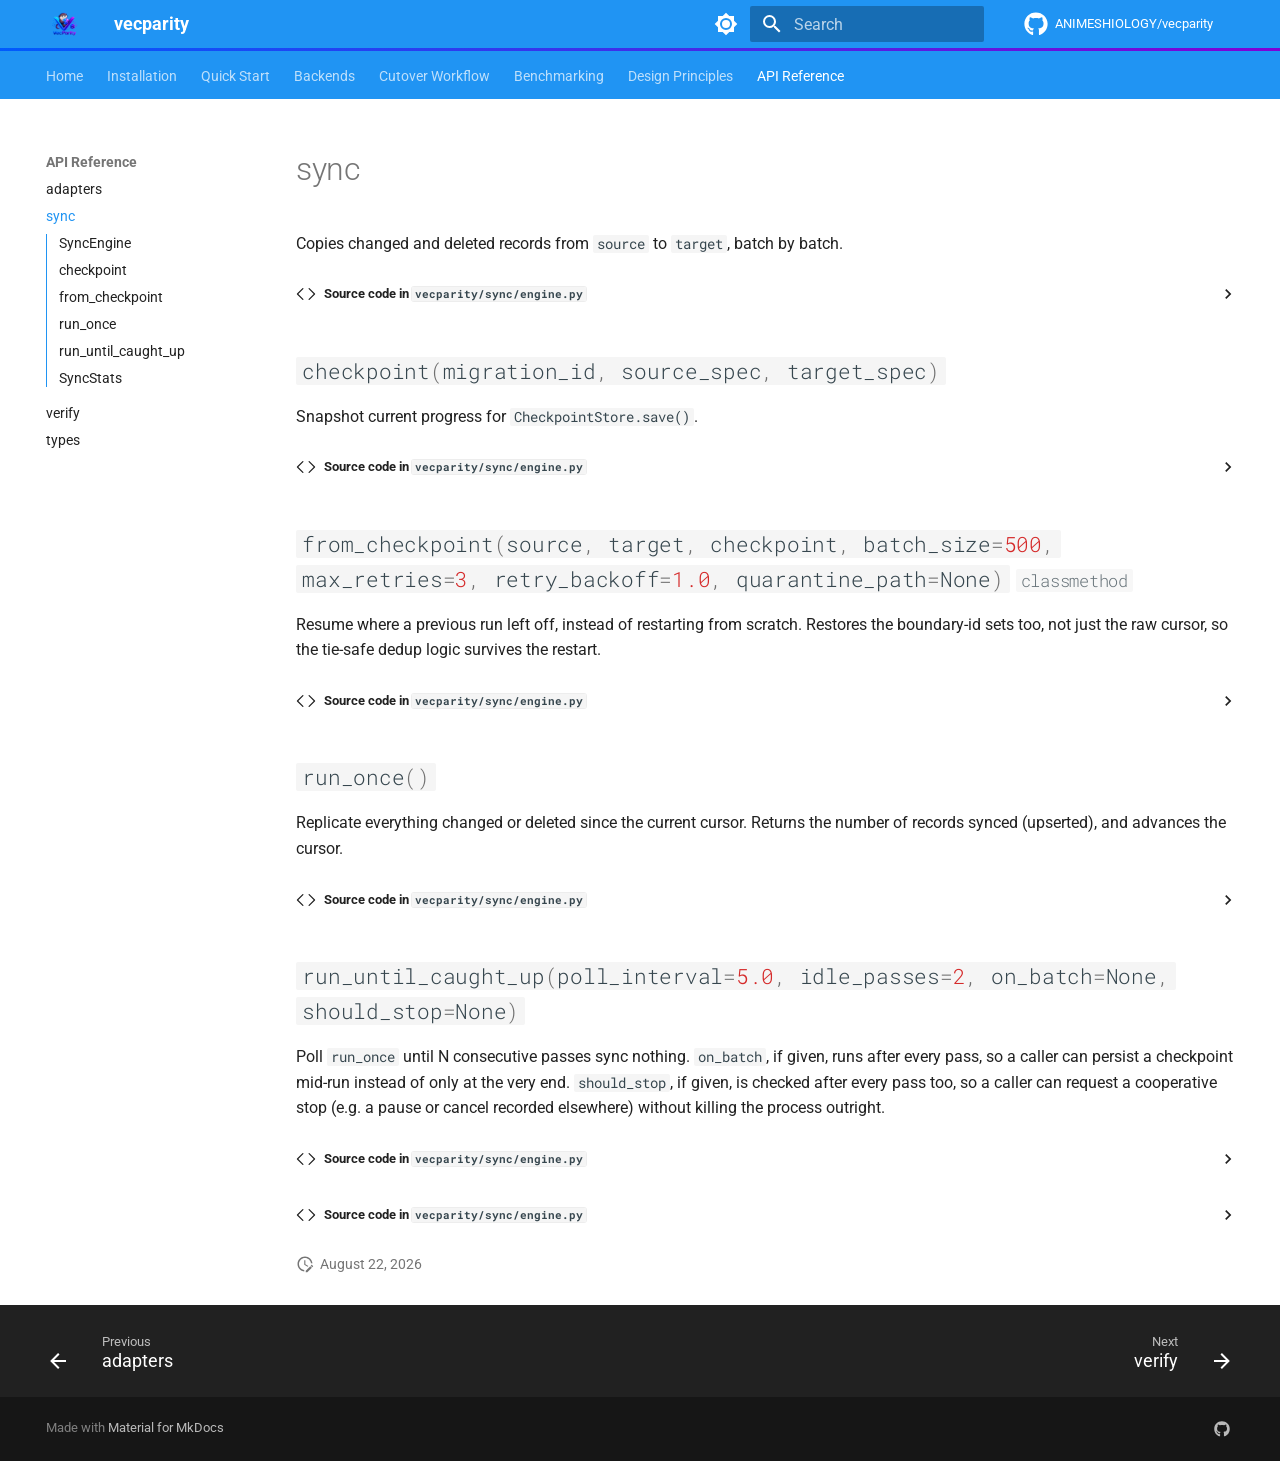
<file: api-reference/sync/index.html>
<!doctype html>
<html lang="en" class="no-js">
  <head>
    
      <meta charset="utf-8">
      <meta name="viewport" content="width=device-width,initial-scale=1">
      
      
      
        <link rel="canonical" href="https://animeshiology.github.io/vecparity/api-reference/sync/">
      
      
        <link rel="prev" href="../adapters/">
      
      
        <link rel="next" href="../verify/">
      
      
        
      
      
      <link rel="icon" href="../../assets/vecparity_logo.png">
      <meta name="generator" content="mkdocs-1.6.1, mkdocs-material-9.7.7">
    
    
      
        <title>sync - vecparity</title>
      
    
    
      <link rel="stylesheet" href="../../assets/stylesheets/main.ec1eaa64.min.css">
      
        
        <link rel="stylesheet" href="../../assets/stylesheets/palette.ab4e12ef.min.css">
      
      


    
    
      
    
    
      
        
        
        <link rel="preconnect" href="https://fonts.gstatic.com" crossorigin>
        <link rel="stylesheet" href="https://fonts.googleapis.com/css?family=Roboto:300,300i,400,400i,700,700i%7CRoboto+Mono:400,400i,700,700i&display=fallback">
        <style>:root{--md-text-font:"Roboto";--md-code-font:"Roboto Mono"}</style>
      
    
    
      <link rel="stylesheet" href="../../assets/_mkdocstrings.css">
    
      <link rel="stylesheet" href="../../stylesheets/extra.css">
    
    <script>__md_scope=new URL("../..",location),__md_hash=e=>[...e].reduce(((e,_)=>(e<<5)-e+_.charCodeAt(0)),0),__md_get=(e,_=localStorage,t=__md_scope)=>JSON.parse(_.getItem(t.pathname+"."+e)),__md_set=(e,_,t=localStorage,a=__md_scope)=>{try{t.setItem(a.pathname+"."+e,JSON.stringify(_))}catch(e){}}</script>
    
      

    
    
  </head>
  
  
    
    
      
    
    
    
    
    <body dir="ltr" data-md-color-scheme="default" data-md-color-primary="blue" data-md-color-accent="purple">
  
    
    <input class="md-toggle" data-md-toggle="drawer" type="checkbox" id="__drawer" autocomplete="off">
    <input class="md-toggle" data-md-toggle="search" type="checkbox" id="__search" autocomplete="off">
    <label class="md-overlay" for="__drawer"></label>
    <div data-md-component="skip">
      
        
        <a href="#sync" class="md-skip">
          Skip to content
        </a>
      
    </div>
    <div data-md-component="announce">
      
    </div>
    
    
      

<header class="md-header" data-md-component="header">
  <nav class="md-header__inner md-grid" aria-label="Header">
    <a href="../.." title="vecparity" class="md-header__button md-logo" aria-label="vecparity" data-md-component="logo">
      
  <img src="../../assets/vecparity_logo.png" alt="logo">

    </a>
    <label class="md-header__button md-icon" for="__drawer">
      
      <svg xmlns="http://www.w3.org/2000/svg" viewBox="0 0 24 24"><path d="M3 6h18v2H3zm0 5h18v2H3zm0 5h18v2H3z"/></svg>
    </label>
    <div class="md-header__title" data-md-component="header-title">
      <div class="md-header__ellipsis">
        <div class="md-header__topic">
          <span class="md-ellipsis">
            vecparity
          </span>
        </div>
        <div class="md-header__topic" data-md-component="header-topic">
          <span class="md-ellipsis">
            
              sync
            
          </span>
        </div>
      </div>
    </div>
    
      
        <form class="md-header__option" data-md-component="palette">
  
    
    
    
    <input class="md-option" data-md-color-media="" data-md-color-scheme="default" data-md-color-primary="blue" data-md-color-accent="purple"  aria-label="Switch to dark mode"  type="radio" name="__palette" id="__palette_0">
    
      <label class="md-header__button md-icon" title="Switch to dark mode" for="__palette_1" hidden>
        <svg xmlns="http://www.w3.org/2000/svg" viewBox="0 0 24 24"><path d="M12 8a4 4 0 0 0-4 4 4 4 0 0 0 4 4 4 4 0 0 0 4-4 4 4 0 0 0-4-4m0 10a6 6 0 0 1-6-6 6 6 0 0 1 6-6 6 6 0 0 1 6 6 6 6 0 0 1-6 6m8-9.31V4h-4.69L12 .69 8.69 4H4v4.69L.69 12 4 15.31V20h4.69L12 23.31 15.31 20H20v-4.69L23.31 12z"/></svg>
      </label>
    
  
    
    
    
    <input class="md-option" data-md-color-media="" data-md-color-scheme="slate" data-md-color-primary="blue" data-md-color-accent="purple"  aria-label="Switch to light mode"  type="radio" name="__palette" id="__palette_1">
    
      <label class="md-header__button md-icon" title="Switch to light mode" for="__palette_0" hidden>
        <svg xmlns="http://www.w3.org/2000/svg" viewBox="0 0 24 24"><path d="M12 18c-.89 0-1.74-.2-2.5-.55C11.56 16.5 13 14.42 13 12s-1.44-4.5-3.5-5.45C10.26 6.2 11.11 6 12 6a6 6 0 0 1 6 6 6 6 0 0 1-6 6m8-9.31V4h-4.69L12 .69 8.69 4H4v4.69L.69 12 4 15.31V20h4.69L12 23.31 15.31 20H20v-4.69L23.31 12z"/></svg>
      </label>
    
  
</form>
      
    
    
      <script>var palette=__md_get("__palette");if(palette&&palette.color){if("(prefers-color-scheme)"===palette.color.media){var media=matchMedia("(prefers-color-scheme: light)"),input=document.querySelector(media.matches?"[data-md-color-media='(prefers-color-scheme: light)']":"[data-md-color-media='(prefers-color-scheme: dark)']");palette.color.media=input.getAttribute("data-md-color-media"),palette.color.scheme=input.getAttribute("data-md-color-scheme"),palette.color.primary=input.getAttribute("data-md-color-primary"),palette.color.accent=input.getAttribute("data-md-color-accent")}for(var[key,value]of Object.entries(palette.color))document.body.setAttribute("data-md-color-"+key,value)}</script>
    
    
    
      
      
        <label class="md-header__button md-icon" for="__search">
          
          <svg xmlns="http://www.w3.org/2000/svg" viewBox="0 0 24 24"><path d="M9.5 3A6.5 6.5 0 0 1 16 9.5c0 1.61-.59 3.09-1.56 4.23l.27.27h.79l5 5-1.5 1.5-5-5v-.79l-.27-.27A6.52 6.52 0 0 1 9.5 16 6.5 6.5 0 0 1 3 9.5 6.5 6.5 0 0 1 9.5 3m0 2C7 5 5 7 5 9.5S7 14 9.5 14 14 12 14 9.5 12 5 9.5 5"/></svg>
        </label>
        <div class="md-search" data-md-component="search" role="dialog">
  <label class="md-search__overlay" for="__search"></label>
  <div class="md-search__inner" role="search">
    <form class="md-search__form" name="search">
      <input type="text" class="md-search__input" name="query" aria-label="Search" placeholder="Search" autocapitalize="off" autocorrect="off" autocomplete="off" spellcheck="false" data-md-component="search-query" required>
      <label class="md-search__icon md-icon" for="__search">
        
        <svg xmlns="http://www.w3.org/2000/svg" viewBox="0 0 24 24"><path d="M9.5 3A6.5 6.5 0 0 1 16 9.5c0 1.61-.59 3.09-1.56 4.23l.27.27h.79l5 5-1.5 1.5-5-5v-.79l-.27-.27A6.52 6.52 0 0 1 9.5 16 6.5 6.5 0 0 1 3 9.5 6.5 6.5 0 0 1 9.5 3m0 2C7 5 5 7 5 9.5S7 14 9.5 14 14 12 14 9.5 12 5 9.5 5"/></svg>
        
        <svg xmlns="http://www.w3.org/2000/svg" viewBox="0 0 24 24"><path d="M20 11v2H8l5.5 5.5-1.42 1.42L4.16 12l7.92-7.92L13.5 5.5 8 11z"/></svg>
      </label>
      <nav class="md-search__options" aria-label="Search">
        
        <button type="reset" class="md-search__icon md-icon" title="Clear" aria-label="Clear" tabindex="-1">
          
          <svg xmlns="http://www.w3.org/2000/svg" viewBox="0 0 24 24"><path d="M19 6.41 17.59 5 12 10.59 6.41 5 5 6.41 10.59 12 5 17.59 6.41 19 12 13.41 17.59 19 19 17.59 13.41 12z"/></svg>
        </button>
      </nav>
      
        <div class="md-search__suggest" data-md-component="search-suggest"></div>
      
    </form>
    <div class="md-search__output">
      <div class="md-search__scrollwrap" tabindex="0" data-md-scrollfix>
        <div class="md-search-result" data-md-component="search-result">
          <div class="md-search-result__meta">
            Initializing search
          </div>
          <ol class="md-search-result__list" role="presentation"></ol>
        </div>
      </div>
    </div>
  </div>
</div>
      
    
    
      <div class="md-header__source">
        <a href="https://github.com/ANIMESHIOLOGY/vecparity" title="Go to repository" class="md-source" data-md-component="source">
  <div class="md-source__icon md-icon">
    
    <svg xmlns="http://www.w3.org/2000/svg" viewBox="0 0 512 512"><!--! Font Awesome Free 7.1.0 by @fontawesome - https://fontawesome.com License - https://fontawesome.com/license/free (Icons: CC BY 4.0, Fonts: SIL OFL 1.1, Code: MIT License) Copyright 2025 Fonticons, Inc.--><path d="M173.9 397.4c0 2-2.3 3.6-5.2 3.6-3.3.3-5.6-1.3-5.6-3.6 0-2 2.3-3.6 5.2-3.6 3-.3 5.6 1.3 5.6 3.6m-31.1-4.5c-.7 2 1.3 4.3 4.3 4.9 2.6 1 5.6 0 6.2-2s-1.3-4.3-4.3-5.2c-2.6-.7-5.5.3-6.2 2.3m44.2-1.7c-2.9.7-4.9 2.6-4.6 4.9.3 2 2.9 3.3 5.9 2.6 2.9-.7 4.9-2.6 4.6-4.6-.3-1.9-3-3.2-5.9-2.9M252.8 8C114.1 8 8 113.3 8 252c0 110.9 69.8 205.8 169.5 239.2 12.8 2.3 17.3-5.6 17.3-12.1 0-6.2-.3-40.4-.3-61.4 0 0-70 15-84.7-29.8 0 0-11.4-29.1-27.8-36.6 0 0-22.9-15.7 1.6-15.4 0 0 24.9 2 38.6 25.8 21.9 38.6 58.6 27.5 72.9 20.9 2.3-16 8.8-27.1 16-33.7-55.9-6.2-112.3-14.3-112.3-110.5 0-27.5 7.6-41.3 23.6-58.9-2.6-6.5-11.1-33.3 2.6-67.9 20.9-6.5 69 27 69 27 20-5.6 41.5-8.5 62.8-8.5s42.8 2.9 62.8 8.5c0 0 48.1-33.6 69-27 13.7 34.7 5.2 61.4 2.6 67.9 16 17.7 25.8 31.5 25.8 58.9 0 96.5-58.9 104.2-114.8 110.5 9.2 7.9 17 22.9 17 46.4 0 33.7-.3 75.4-.3 83.6 0 6.5 4.6 14.4 17.3 12.1C436.2 457.8 504 362.9 504 252 504 113.3 391.5 8 252.8 8M105.2 352.9c-1.3 1-1 3.3.7 5.2 1.6 1.6 3.9 2.3 5.2 1 1.3-1 1-3.3-.7-5.2-1.6-1.6-3.9-2.3-5.2-1m-10.8-8.1c-.7 1.3.3 2.9 2.3 3.9 1.6 1 3.6.7 4.3-.7.7-1.3-.3-2.9-2.3-3.9-2-.6-3.6-.3-4.3.7m32.4 35.6c-1.6 1.3-1 4.3 1.3 6.2 2.3 2.3 5.2 2.6 6.5 1 1.3-1.3.7-4.3-1.3-6.2-2.2-2.3-5.2-2.6-6.5-1m-11.4-14.7c-1.6 1-1.6 3.6 0 5.9s4.3 3.3 5.6 2.3c1.6-1.3 1.6-3.9 0-6.2-1.4-2.3-4-3.3-5.6-2"/></svg>
  </div>
  <div class="md-source__repository">
    ANIMESHIOLOGY/vecparity
  </div>
</a>
      </div>
    
  </nav>
  
</header>
    
    <div class="md-container" data-md-component="container">
      
      
        
          
            
<nav class="md-tabs" aria-label="Tabs" data-md-component="tabs">
  <div class="md-grid">
    <ul class="md-tabs__list">
      
        
  
  
  
  
    <li class="md-tabs__item">
      <a href="../.." class="md-tabs__link">
        
  
  
    
  
  Home

      </a>
    </li>
  

      
        
  
  
  
  
    <li class="md-tabs__item">
      <a href="../../installation/" class="md-tabs__link">
        
  
  
    
  
  Installation

      </a>
    </li>
  

      
        
  
  
  
  
    <li class="md-tabs__item">
      <a href="../../quickstart/" class="md-tabs__link">
        
  
  
    
  
  Quick Start

      </a>
    </li>
  

      
        
  
  
  
  
    <li class="md-tabs__item">
      <a href="../../backends/" class="md-tabs__link">
        
  
  
    
  
  Backends

      </a>
    </li>
  

      
        
  
  
  
  
    <li class="md-tabs__item">
      <a href="../../cutover/" class="md-tabs__link">
        
  
  
    
  
  Cutover Workflow

      </a>
    </li>
  

      
        
  
  
  
  
    <li class="md-tabs__item">
      <a href="../../benchmarking/" class="md-tabs__link">
        
  
  
    
  
  Benchmarking

      </a>
    </li>
  

      
        
  
  
  
  
    <li class="md-tabs__item">
      <a href="../../design-principles/" class="md-tabs__link">
        
  
  
    
  
  Design Principles

      </a>
    </li>
  

      
        
  
  
  
    
  
  
    
    
      <li class="md-tabs__item md-tabs__item--active">
        <a href="../adapters/" class="md-tabs__link">
          
  
  
  API Reference

        </a>
      </li>
    
  

      
    </ul>
  </div>
</nav>
          
        
      
      <main class="md-main" data-md-component="main">
        <div class="md-main__inner md-grid">
          
            
              
              <div class="md-sidebar md-sidebar--primary" data-md-component="sidebar" data-md-type="navigation" >
                <div class="md-sidebar__scrollwrap">
                  <div class="md-sidebar__inner">
                    


  


  

<nav class="md-nav md-nav--primary md-nav--lifted md-nav--integrated" aria-label="Navigation" data-md-level="0">
  <label class="md-nav__title" for="__drawer">
    <a href="../.." title="vecparity" class="md-nav__button md-logo" aria-label="vecparity" data-md-component="logo">
      
  <img src="../../assets/vecparity_logo.png" alt="logo">

    </a>
    vecparity
  </label>
  
    <div class="md-nav__source">
      <a href="https://github.com/ANIMESHIOLOGY/vecparity" title="Go to repository" class="md-source" data-md-component="source">
  <div class="md-source__icon md-icon">
    
    <svg xmlns="http://www.w3.org/2000/svg" viewBox="0 0 512 512"><!--! Font Awesome Free 7.1.0 by @fontawesome - https://fontawesome.com License - https://fontawesome.com/license/free (Icons: CC BY 4.0, Fonts: SIL OFL 1.1, Code: MIT License) Copyright 2025 Fonticons, Inc.--><path d="M173.9 397.4c0 2-2.3 3.6-5.2 3.6-3.3.3-5.6-1.3-5.6-3.6 0-2 2.3-3.6 5.2-3.6 3-.3 5.6 1.3 5.6 3.6m-31.1-4.5c-.7 2 1.3 4.3 4.3 4.9 2.6 1 5.6 0 6.2-2s-1.3-4.3-4.3-5.2c-2.6-.7-5.5.3-6.2 2.3m44.2-1.7c-2.9.7-4.9 2.6-4.6 4.9.3 2 2.9 3.3 5.9 2.6 2.9-.7 4.9-2.6 4.6-4.6-.3-1.9-3-3.2-5.9-2.9M252.8 8C114.1 8 8 113.3 8 252c0 110.9 69.8 205.8 169.5 239.2 12.8 2.3 17.3-5.6 17.3-12.1 0-6.2-.3-40.4-.3-61.4 0 0-70 15-84.7-29.8 0 0-11.4-29.1-27.8-36.6 0 0-22.9-15.7 1.6-15.4 0 0 24.9 2 38.6 25.8 21.9 38.6 58.6 27.5 72.9 20.9 2.3-16 8.8-27.1 16-33.7-55.9-6.2-112.3-14.3-112.3-110.5 0-27.5 7.6-41.3 23.6-58.9-2.6-6.5-11.1-33.3 2.6-67.9 20.9-6.5 69 27 69 27 20-5.6 41.5-8.5 62.8-8.5s42.8 2.9 62.8 8.5c0 0 48.1-33.6 69-27 13.7 34.7 5.2 61.4 2.6 67.9 16 17.7 25.8 31.5 25.8 58.9 0 96.5-58.9 104.2-114.8 110.5 9.2 7.9 17 22.9 17 46.4 0 33.7-.3 75.4-.3 83.6 0 6.5 4.6 14.4 17.3 12.1C436.2 457.8 504 362.9 504 252 504 113.3 391.5 8 252.8 8M105.2 352.9c-1.3 1-1 3.3.7 5.2 1.6 1.6 3.9 2.3 5.2 1 1.3-1 1-3.3-.7-5.2-1.6-1.6-3.9-2.3-5.2-1m-10.8-8.1c-.7 1.3.3 2.9 2.3 3.9 1.6 1 3.6.7 4.3-.7.7-1.3-.3-2.9-2.3-3.9-2-.6-3.6-.3-4.3.7m32.4 35.6c-1.6 1.3-1 4.3 1.3 6.2 2.3 2.3 5.2 2.6 6.5 1 1.3-1.3.7-4.3-1.3-6.2-2.2-2.3-5.2-2.6-6.5-1m-11.4-14.7c-1.6 1-1.6 3.6 0 5.9s4.3 3.3 5.6 2.3c1.6-1.3 1.6-3.9 0-6.2-1.4-2.3-4-3.3-5.6-2"/></svg>
  </div>
  <div class="md-source__repository">
    ANIMESHIOLOGY/vecparity
  </div>
</a>
    </div>
  
  <ul class="md-nav__list" data-md-scrollfix>
    
      
      
  
  
  
  
    <li class="md-nav__item">
      <a href="../.." class="md-nav__link">
        
  
  
  <span class="md-ellipsis">
    
  
    Home
  

    
  </span>
  
  

      </a>
    </li>
  

    
      
      
  
  
  
  
    <li class="md-nav__item">
      <a href="../../installation/" class="md-nav__link">
        
  
  
  <span class="md-ellipsis">
    
  
    Installation
  

    
  </span>
  
  

      </a>
    </li>
  

    
      
      
  
  
  
  
    <li class="md-nav__item">
      <a href="../../quickstart/" class="md-nav__link">
        
  
  
  <span class="md-ellipsis">
    
  
    Quick Start
  

    
  </span>
  
  

      </a>
    </li>
  

    
      
      
  
  
  
  
    <li class="md-nav__item">
      <a href="../../backends/" class="md-nav__link">
        
  
  
  <span class="md-ellipsis">
    
  
    Backends
  

    
  </span>
  
  

      </a>
    </li>
  

    
      
      
  
  
  
  
    <li class="md-nav__item">
      <a href="../../cutover/" class="md-nav__link">
        
  
  
  <span class="md-ellipsis">
    
  
    Cutover Workflow
  

    
  </span>
  
  

      </a>
    </li>
  

    
      
      
  
  
  
  
    <li class="md-nav__item">
      <a href="../../benchmarking/" class="md-nav__link">
        
  
  
  <span class="md-ellipsis">
    
  
    Benchmarking
  

    
  </span>
  
  

      </a>
    </li>
  

    
      
      
  
  
  
  
    <li class="md-nav__item">
      <a href="../../design-principles/" class="md-nav__link">
        
  
  
  <span class="md-ellipsis">
    
  
    Design Principles
  

    
  </span>
  
  

      </a>
    </li>
  

    
      
      
  
  
    
  
  
  
    
    
    
    
      
        
        
      
      
        
      
    
    
    <li class="md-nav__item md-nav__item--active md-nav__item--section md-nav__item--nested">
      
        
        
        <input class="md-nav__toggle md-toggle " type="checkbox" id="__nav_8" checked>
        
          
          <label class="md-nav__link" for="__nav_8" id="__nav_8_label" tabindex="">
            
  
  
  <span class="md-ellipsis">
    
  
    API Reference
  

    
  </span>
  
  

            <span class="md-nav__icon md-icon"></span>
          </label>
        
        <nav class="md-nav" data-md-level="1" aria-labelledby="__nav_8_label" aria-expanded="true">
          <label class="md-nav__title" for="__nav_8">
            <span class="md-nav__icon md-icon"></span>
            
  
    API Reference
  

          </label>
          <ul class="md-nav__list" data-md-scrollfix>
            
              
                
  
  
  
  
    <li class="md-nav__item">
      <a href="../adapters/" class="md-nav__link">
        
  
  
  <span class="md-ellipsis">
    
  
    adapters
  

    
  </span>
  
  

      </a>
    </li>
  

              
            
              
                
  
  
    
  
  
  
    <li class="md-nav__item md-nav__item--active">
      
      <input class="md-nav__toggle md-toggle" type="checkbox" id="__toc">
      
      
        
      
      
        <label class="md-nav__link md-nav__link--active" for="__toc">
          
  
  
  <span class="md-ellipsis">
    
  
    sync
  

    
  </span>
  
  

          <span class="md-nav__icon md-icon"></span>
        </label>
      
      <a href="./" class="md-nav__link md-nav__link--active">
        
  
  
  <span class="md-ellipsis">
    
  
    sync
  

    
  </span>
  
  

      </a>
      
        

<nav class="md-nav md-nav--secondary" aria-label="Table of contents">
  
  
  
    
  
  
    <label class="md-nav__title" for="__toc">
      <span class="md-nav__icon md-icon"></span>
      Table of contents
    </label>
    <ul class="md-nav__list" data-md-component="toc" data-md-scrollfix>
      
        <li class="md-nav__item">
  <a href="#vecparity.sync.engine.SyncEngine" class="md-nav__link">
    <span class="md-ellipsis">
      
        SyncEngine
      
    </span>
  </a>
  
</li>
      
        <li class="md-nav__item">
  <a href="#vecparity.sync.engine.SyncEngine.checkpoint" class="md-nav__link">
    <span class="md-ellipsis">
      
        checkpoint
      
    </span>
  </a>
  
</li>
      
        <li class="md-nav__item">
  <a href="#vecparity.sync.engine.SyncEngine.from_checkpoint" class="md-nav__link">
    <span class="md-ellipsis">
      
        from_checkpoint
      
    </span>
  </a>
  
</li>
      
        <li class="md-nav__item">
  <a href="#vecparity.sync.engine.SyncEngine.run_once" class="md-nav__link">
    <span class="md-ellipsis">
      
        run_once
      
    </span>
  </a>
  
</li>
      
        <li class="md-nav__item">
  <a href="#vecparity.sync.engine.SyncEngine.run_until_caught_up" class="md-nav__link">
    <span class="md-ellipsis">
      
        run_until_caught_up
      
    </span>
  </a>
  
</li>
      
        <li class="md-nav__item">
  <a href="#vecparity.sync.engine.SyncStats" class="md-nav__link">
    <span class="md-ellipsis">
      
        SyncStats
      
    </span>
  </a>
  
</li>
      
    </ul>
  
</nav>
      
    </li>
  

              
            
              
                
  
  
  
  
    <li class="md-nav__item">
      <a href="../verify/" class="md-nav__link">
        
  
  
  <span class="md-ellipsis">
    
  
    verify
  

    
  </span>
  
  

      </a>
    </li>
  

              
            
              
                
  
  
  
  
    <li class="md-nav__item">
      <a href="../types/" class="md-nav__link">
        
  
  
  <span class="md-ellipsis">
    
  
    types
  

    
  </span>
  
  

      </a>
    </li>
  

              
            
          </ul>
        </nav>
      
    </li>
  

    
  </ul>
</nav>
                  </div>
                </div>
              </div>
            
            
          
          
            <div class="md-content" data-md-component="content">
              
              <article class="md-content__inner md-typeset">
                
                  


  
  


<h1 id="sync">sync</h1>


<div class="doc doc-object doc-class">



<a id="vecparity.sync.engine.SyncEngine"></a>
    <div class="doc doc-contents first">



        <p>Copies changed and deleted records from <code>source</code> to <code>target</code>, batch by batch.</p>








              <details class="mkdocstrings-source">
                <summary>Source code in <code>vecparity/sync/engine.py</code></summary>
                <div class="highlight"><table class="highlighttable"><tr><td class="linenos"><div class="linenodiv"><pre><span></span><span class="normal"><a href="#__codelineno-0-28"> 28</a></span>
<span class="normal"><a href="#__codelineno-0-29"> 29</a></span>
<span class="normal"><a href="#__codelineno-0-30"> 30</a></span>
<span class="normal"><a href="#__codelineno-0-31"> 31</a></span>
<span class="normal"><a href="#__codelineno-0-32"> 32</a></span>
<span class="normal"><a href="#__codelineno-0-33"> 33</a></span>
<span class="normal"><a href="#__codelineno-0-34"> 34</a></span>
<span class="normal"><a href="#__codelineno-0-35"> 35</a></span>
<span class="normal"><a href="#__codelineno-0-36"> 36</a></span>
<span class="normal"><a href="#__codelineno-0-37"> 37</a></span>
<span class="normal"><a href="#__codelineno-0-38"> 38</a></span>
<span class="normal"><a href="#__codelineno-0-39"> 39</a></span>
<span class="normal"><a href="#__codelineno-0-40"> 40</a></span>
<span class="normal"><a href="#__codelineno-0-41"> 41</a></span>
<span class="normal"><a href="#__codelineno-0-42"> 42</a></span>
<span class="normal"><a href="#__codelineno-0-43"> 43</a></span>
<span class="normal"><a href="#__codelineno-0-44"> 44</a></span>
<span class="normal"><a href="#__codelineno-0-45"> 45</a></span>
<span class="normal"><a href="#__codelineno-0-46"> 46</a></span>
<span class="normal"><a href="#__codelineno-0-47"> 47</a></span>
<span class="normal"><a href="#__codelineno-0-48"> 48</a></span>
<span class="normal"><a href="#__codelineno-0-49"> 49</a></span>
<span class="normal"><a href="#__codelineno-0-50"> 50</a></span>
<span class="normal"><a href="#__codelineno-0-51"> 51</a></span>
<span class="normal"><a href="#__codelineno-0-52"> 52</a></span>
<span class="normal"><a href="#__codelineno-0-53"> 53</a></span>
<span class="normal"><a href="#__codelineno-0-54"> 54</a></span>
<span class="normal"><a href="#__codelineno-0-55"> 55</a></span>
<span class="normal"><a href="#__codelineno-0-56"> 56</a></span>
<span class="normal"><a href="#__codelineno-0-57"> 57</a></span>
<span class="normal"><a href="#__codelineno-0-58"> 58</a></span>
<span class="normal"><a href="#__codelineno-0-59"> 59</a></span>
<span class="normal"><a href="#__codelineno-0-60"> 60</a></span>
<span class="normal"><a href="#__codelineno-0-61"> 61</a></span>
<span class="normal"><a href="#__codelineno-0-62"> 62</a></span>
<span class="normal"><a href="#__codelineno-0-63"> 63</a></span>
<span class="normal"><a href="#__codelineno-0-64"> 64</a></span>
<span class="normal"><a href="#__codelineno-0-65"> 65</a></span>
<span class="normal"><a href="#__codelineno-0-66"> 66</a></span>
<span class="normal"><a href="#__codelineno-0-67"> 67</a></span>
<span class="normal"><a href="#__codelineno-0-68"> 68</a></span>
<span class="normal"><a href="#__codelineno-0-69"> 69</a></span>
<span class="normal"><a href="#__codelineno-0-70"> 70</a></span>
<span class="normal"><a href="#__codelineno-0-71"> 71</a></span>
<span class="normal"><a href="#__codelineno-0-72"> 72</a></span>
<span class="normal"><a href="#__codelineno-0-73"> 73</a></span>
<span class="normal"><a href="#__codelineno-0-74"> 74</a></span>
<span class="normal"><a href="#__codelineno-0-75"> 75</a></span>
<span class="normal"><a href="#__codelineno-0-76"> 76</a></span>
<span class="normal"><a href="#__codelineno-0-77"> 77</a></span>
<span class="normal"><a href="#__codelineno-0-78"> 78</a></span>
<span class="normal"><a href="#__codelineno-0-79"> 79</a></span>
<span class="normal"><a href="#__codelineno-0-80"> 80</a></span>
<span class="normal"><a href="#__codelineno-0-81"> 81</a></span>
<span class="normal"><a href="#__codelineno-0-82"> 82</a></span>
<span class="normal"><a href="#__codelineno-0-83"> 83</a></span>
<span class="normal"><a href="#__codelineno-0-84"> 84</a></span>
<span class="normal"><a href="#__codelineno-0-85"> 85</a></span>
<span class="normal"><a href="#__codelineno-0-86"> 86</a></span>
<span class="normal"><a href="#__codelineno-0-87"> 87</a></span>
<span class="normal"><a href="#__codelineno-0-88"> 88</a></span>
<span class="normal"><a href="#__codelineno-0-89"> 89</a></span>
<span class="normal"><a href="#__codelineno-0-90"> 90</a></span>
<span class="normal"><a href="#__codelineno-0-91"> 91</a></span>
<span class="normal"><a href="#__codelineno-0-92"> 92</a></span>
<span class="normal"><a href="#__codelineno-0-93"> 93</a></span>
<span class="normal"><a href="#__codelineno-0-94"> 94</a></span>
<span class="normal"><a href="#__codelineno-0-95"> 95</a></span>
<span class="normal"><a href="#__codelineno-0-96"> 96</a></span>
<span class="normal"><a href="#__codelineno-0-97"> 97</a></span>
<span class="normal"><a href="#__codelineno-0-98"> 98</a></span>
<span class="normal"><a href="#__codelineno-0-99"> 99</a></span>
<span class="normal"><a href="#__codelineno-0-100">100</a></span>
<span class="normal"><a href="#__codelineno-0-101">101</a></span>
<span class="normal"><a href="#__codelineno-0-102">102</a></span>
<span class="normal"><a href="#__codelineno-0-103">103</a></span>
<span class="normal"><a href="#__codelineno-0-104">104</a></span>
<span class="normal"><a href="#__codelineno-0-105">105</a></span>
<span class="normal"><a href="#__codelineno-0-106">106</a></span>
<span class="normal"><a href="#__codelineno-0-107">107</a></span>
<span class="normal"><a href="#__codelineno-0-108">108</a></span>
<span class="normal"><a href="#__codelineno-0-109">109</a></span>
<span class="normal"><a href="#__codelineno-0-110">110</a></span>
<span class="normal"><a href="#__codelineno-0-111">111</a></span>
<span class="normal"><a href="#__codelineno-0-112">112</a></span>
<span class="normal"><a href="#__codelineno-0-113">113</a></span>
<span class="normal"><a href="#__codelineno-0-114">114</a></span>
<span class="normal"><a href="#__codelineno-0-115">115</a></span>
<span class="normal"><a href="#__codelineno-0-116">116</a></span>
<span class="normal"><a href="#__codelineno-0-117">117</a></span>
<span class="normal"><a href="#__codelineno-0-118">118</a></span>
<span class="normal"><a href="#__codelineno-0-119">119</a></span>
<span class="normal"><a href="#__codelineno-0-120">120</a></span>
<span class="normal"><a href="#__codelineno-0-121">121</a></span>
<span class="normal"><a href="#__codelineno-0-122">122</a></span>
<span class="normal"><a href="#__codelineno-0-123">123</a></span>
<span class="normal"><a href="#__codelineno-0-124">124</a></span>
<span class="normal"><a href="#__codelineno-0-125">125</a></span>
<span class="normal"><a href="#__codelineno-0-126">126</a></span>
<span class="normal"><a href="#__codelineno-0-127">127</a></span>
<span class="normal"><a href="#__codelineno-0-128">128</a></span>
<span class="normal"><a href="#__codelineno-0-129">129</a></span>
<span class="normal"><a href="#__codelineno-0-130">130</a></span>
<span class="normal"><a href="#__codelineno-0-131">131</a></span>
<span class="normal"><a href="#__codelineno-0-132">132</a></span>
<span class="normal"><a href="#__codelineno-0-133">133</a></span>
<span class="normal"><a href="#__codelineno-0-134">134</a></span>
<span class="normal"><a href="#__codelineno-0-135">135</a></span>
<span class="normal"><a href="#__codelineno-0-136">136</a></span>
<span class="normal"><a href="#__codelineno-0-137">137</a></span>
<span class="normal"><a href="#__codelineno-0-138">138</a></span>
<span class="normal"><a href="#__codelineno-0-139">139</a></span>
<span class="normal"><a href="#__codelineno-0-140">140</a></span>
<span class="normal"><a href="#__codelineno-0-141">141</a></span>
<span class="normal"><a href="#__codelineno-0-142">142</a></span>
<span class="normal"><a href="#__codelineno-0-143">143</a></span>
<span class="normal"><a href="#__codelineno-0-144">144</a></span>
<span class="normal"><a href="#__codelineno-0-145">145</a></span>
<span class="normal"><a href="#__codelineno-0-146">146</a></span>
<span class="normal"><a href="#__codelineno-0-147">147</a></span>
<span class="normal"><a href="#__codelineno-0-148">148</a></span>
<span class="normal"><a href="#__codelineno-0-149">149</a></span>
<span class="normal"><a href="#__codelineno-0-150">150</a></span>
<span class="normal"><a href="#__codelineno-0-151">151</a></span>
<span class="normal"><a href="#__codelineno-0-152">152</a></span>
<span class="normal"><a href="#__codelineno-0-153">153</a></span>
<span class="normal"><a href="#__codelineno-0-154">154</a></span>
<span class="normal"><a href="#__codelineno-0-155">155</a></span>
<span class="normal"><a href="#__codelineno-0-156">156</a></span>
<span class="normal"><a href="#__codelineno-0-157">157</a></span>
<span class="normal"><a href="#__codelineno-0-158">158</a></span>
<span class="normal"><a href="#__codelineno-0-159">159</a></span>
<span class="normal"><a href="#__codelineno-0-160">160</a></span>
<span class="normal"><a href="#__codelineno-0-161">161</a></span>
<span class="normal"><a href="#__codelineno-0-162">162</a></span>
<span class="normal"><a href="#__codelineno-0-163">163</a></span>
<span class="normal"><a href="#__codelineno-0-164">164</a></span>
<span class="normal"><a href="#__codelineno-0-165">165</a></span>
<span class="normal"><a href="#__codelineno-0-166">166</a></span>
<span class="normal"><a href="#__codelineno-0-167">167</a></span>
<span class="normal"><a href="#__codelineno-0-168">168</a></span>
<span class="normal"><a href="#__codelineno-0-169">169</a></span>
<span class="normal"><a href="#__codelineno-0-170">170</a></span>
<span class="normal"><a href="#__codelineno-0-171">171</a></span>
<span class="normal"><a href="#__codelineno-0-172">172</a></span>
<span class="normal"><a href="#__codelineno-0-173">173</a></span>
<span class="normal"><a href="#__codelineno-0-174">174</a></span>
<span class="normal"><a href="#__codelineno-0-175">175</a></span>
<span class="normal"><a href="#__codelineno-0-176">176</a></span>
<span class="normal"><a href="#__codelineno-0-177">177</a></span>
<span class="normal"><a href="#__codelineno-0-178">178</a></span>
<span class="normal"><a href="#__codelineno-0-179">179</a></span>
<span class="normal"><a href="#__codelineno-0-180">180</a></span>
<span class="normal"><a href="#__codelineno-0-181">181</a></span>
<span class="normal"><a href="#__codelineno-0-182">182</a></span>
<span class="normal"><a href="#__codelineno-0-183">183</a></span>
<span class="normal"><a href="#__codelineno-0-184">184</a></span>
<span class="normal"><a href="#__codelineno-0-185">185</a></span>
<span class="normal"><a href="#__codelineno-0-186">186</a></span>
<span class="normal"><a href="#__codelineno-0-187">187</a></span>
<span class="normal"><a href="#__codelineno-0-188">188</a></span>
<span class="normal"><a href="#__codelineno-0-189">189</a></span>
<span class="normal"><a href="#__codelineno-0-190">190</a></span>
<span class="normal"><a href="#__codelineno-0-191">191</a></span>
<span class="normal"><a href="#__codelineno-0-192">192</a></span>
<span class="normal"><a href="#__codelineno-0-193">193</a></span>
<span class="normal"><a href="#__codelineno-0-194">194</a></span>
<span class="normal"><a href="#__codelineno-0-195">195</a></span>
<span class="normal"><a href="#__codelineno-0-196">196</a></span>
<span class="normal"><a href="#__codelineno-0-197">197</a></span>
<span class="normal"><a href="#__codelineno-0-198">198</a></span>
<span class="normal"><a href="#__codelineno-0-199">199</a></span>
<span class="normal"><a href="#__codelineno-0-200">200</a></span>
<span class="normal"><a href="#__codelineno-0-201">201</a></span>
<span class="normal"><a href="#__codelineno-0-202">202</a></span>
<span class="normal"><a href="#__codelineno-0-203">203</a></span>
<span class="normal"><a href="#__codelineno-0-204">204</a></span>
<span class="normal"><a href="#__codelineno-0-205">205</a></span>
<span class="normal"><a href="#__codelineno-0-206">206</a></span>
<span class="normal"><a href="#__codelineno-0-207">207</a></span>
<span class="normal"><a href="#__codelineno-0-208">208</a></span>
<span class="normal"><a href="#__codelineno-0-209">209</a></span>
<span class="normal"><a href="#__codelineno-0-210">210</a></span>
<span class="normal"><a href="#__codelineno-0-211">211</a></span>
<span class="normal"><a href="#__codelineno-0-212">212</a></span>
<span class="normal"><a href="#__codelineno-0-213">213</a></span>
<span class="normal"><a href="#__codelineno-0-214">214</a></span>
<span class="normal"><a href="#__codelineno-0-215">215</a></span>
<span class="normal"><a href="#__codelineno-0-216">216</a></span>
<span class="normal"><a href="#__codelineno-0-217">217</a></span>
<span class="normal"><a href="#__codelineno-0-218">218</a></span>
<span class="normal"><a href="#__codelineno-0-219">219</a></span>
<span class="normal"><a href="#__codelineno-0-220">220</a></span>
<span class="normal"><a href="#__codelineno-0-221">221</a></span>
<span class="normal"><a href="#__codelineno-0-222">222</a></span>
<span class="normal"><a href="#__codelineno-0-223">223</a></span>
<span class="normal"><a href="#__codelineno-0-224">224</a></span>
<span class="normal"><a href="#__codelineno-0-225">225</a></span>
<span class="normal"><a href="#__codelineno-0-226">226</a></span>
<span class="normal"><a href="#__codelineno-0-227">227</a></span>
<span class="normal"><a href="#__codelineno-0-228">228</a></span>
<span class="normal"><a href="#__codelineno-0-229">229</a></span>
<span class="normal"><a href="#__codelineno-0-230">230</a></span>
<span class="normal"><a href="#__codelineno-0-231">231</a></span>
<span class="normal"><a href="#__codelineno-0-232">232</a></span>
<span class="normal"><a href="#__codelineno-0-233">233</a></span>
<span class="normal"><a href="#__codelineno-0-234">234</a></span>
<span class="normal"><a href="#__codelineno-0-235">235</a></span>
<span class="normal"><a href="#__codelineno-0-236">236</a></span>
<span class="normal"><a href="#__codelineno-0-237">237</a></span>
<span class="normal"><a href="#__codelineno-0-238">238</a></span>
<span class="normal"><a href="#__codelineno-0-239">239</a></span>
<span class="normal"><a href="#__codelineno-0-240">240</a></span>
<span class="normal"><a href="#__codelineno-0-241">241</a></span>
<span class="normal"><a href="#__codelineno-0-242">242</a></span>
<span class="normal"><a href="#__codelineno-0-243">243</a></span>
<span class="normal"><a href="#__codelineno-0-244">244</a></span>
<span class="normal"><a href="#__codelineno-0-245">245</a></span>
<span class="normal"><a href="#__codelineno-0-246">246</a></span>
<span class="normal"><a href="#__codelineno-0-247">247</a></span>
<span class="normal"><a href="#__codelineno-0-248">248</a></span>
<span class="normal"><a href="#__codelineno-0-249">249</a></span>
<span class="normal"><a href="#__codelineno-0-250">250</a></span>
<span class="normal"><a href="#__codelineno-0-251">251</a></span>
<span class="normal"><a href="#__codelineno-0-252">252</a></span></pre></div></td><td class="code"><div><pre><span></span><code><a id="__codelineno-0-28" name="__codelineno-0-28"></a><span class="k">class</span><span class="w"> </span><span class="nc">SyncEngine</span><span class="p">:</span>
<a id="__codelineno-0-29" name="__codelineno-0-29"></a><span class="w">    </span><span class="sd">"""Copies changed and deleted records from `source` to `target`, batch by batch."""</span>
<a id="__codelineno-0-30" name="__codelineno-0-30"></a>
<a id="__codelineno-0-31" name="__codelineno-0-31"></a>    <span class="k">def</span><span class="w"> </span><span class="fm">__init__</span><span class="p">(</span>
<a id="__codelineno-0-32" name="__codelineno-0-32"></a>        <span class="bp">self</span><span class="p">,</span>
<a id="__codelineno-0-33" name="__codelineno-0-33"></a>        <span class="n">source</span><span class="p">:</span> <span class="n">VectorDBAdapter</span><span class="p">,</span>
<a id="__codelineno-0-34" name="__codelineno-0-34"></a>        <span class="n">target</span><span class="p">:</span> <span class="n">VectorDBAdapter</span><span class="p">,</span>
<a id="__codelineno-0-35" name="__codelineno-0-35"></a>        <span class="n">batch_size</span><span class="p">:</span> <span class="nb">int</span> <span class="o">=</span> <span class="mi">500</span><span class="p">,</span>
<a id="__codelineno-0-36" name="__codelineno-0-36"></a>        <span class="n">cursor</span><span class="p">:</span> <span class="nb">float</span> <span class="o">|</span> <span class="kc">None</span> <span class="o">=</span> <span class="kc">None</span><span class="p">,</span>
<a id="__codelineno-0-37" name="__codelineno-0-37"></a>        <span class="n">cursor_ids</span><span class="p">:</span> <span class="nb">set</span><span class="p">[</span><span class="nb">str</span><span class="p">]</span> <span class="o">|</span> <span class="kc">None</span> <span class="o">=</span> <span class="kc">None</span><span class="p">,</span>
<a id="__codelineno-0-38" name="__codelineno-0-38"></a>        <span class="n">deleted_cursor_ids</span><span class="p">:</span> <span class="nb">set</span><span class="p">[</span><span class="nb">str</span><span class="p">]</span> <span class="o">|</span> <span class="kc">None</span> <span class="o">=</span> <span class="kc">None</span><span class="p">,</span>
<a id="__codelineno-0-39" name="__codelineno-0-39"></a>        <span class="n">max_retries</span><span class="p">:</span> <span class="nb">int</span> <span class="o">=</span> <span class="mi">3</span><span class="p">,</span>
<a id="__codelineno-0-40" name="__codelineno-0-40"></a>        <span class="n">retry_backoff</span><span class="p">:</span> <span class="nb">float</span> <span class="o">=</span> <span class="mf">1.0</span><span class="p">,</span>
<a id="__codelineno-0-41" name="__codelineno-0-41"></a>        <span class="n">quarantine_path</span><span class="p">:</span> <span class="nb">str</span> <span class="o">|</span> <span class="n">Path</span> <span class="o">|</span> <span class="kc">None</span> <span class="o">=</span> <span class="kc">None</span><span class="p">,</span>
<a id="__codelineno-0-42" name="__codelineno-0-42"></a>    <span class="p">)</span> <span class="o">-&gt;</span> <span class="kc">None</span><span class="p">:</span>
<a id="__codelineno-0-43" name="__codelineno-0-43"></a>        <span class="bp">self</span><span class="o">.</span><span class="n">source</span> <span class="o">=</span> <span class="n">source</span>
<a id="__codelineno-0-44" name="__codelineno-0-44"></a>        <span class="bp">self</span><span class="o">.</span><span class="n">target</span> <span class="o">=</span> <span class="n">target</span>
<a id="__codelineno-0-45" name="__codelineno-0-45"></a>        <span class="bp">self</span><span class="o">.</span><span class="n">batch_size</span> <span class="o">=</span> <span class="n">batch_size</span>
<a id="__codelineno-0-46" name="__codelineno-0-46"></a>        <span class="bp">self</span><span class="o">.</span><span class="n">cursor</span> <span class="o">=</span> <span class="n">cursor</span>
<a id="__codelineno-0-47" name="__codelineno-0-47"></a>        <span class="c1"># Ids already processed at exactly `cursor`'s timestamp, so a</span>
<a id="__codelineno-0-48" name="__codelineno-0-48"></a>        <span class="c1"># re-fetched boundary record (inclusive `&gt;=` query) isn't</span>
<a id="__codelineno-0-49" name="__codelineno-0-49"></a>        <span class="c1"># reprocessed on the next poll. Separate sets for upserts and</span>
<a id="__codelineno-0-50" name="__codelineno-0-50"></a>        <span class="c1"># deletes since they're independent operations against the same id.</span>
<a id="__codelineno-0-51" name="__codelineno-0-51"></a>        <span class="bp">self</span><span class="o">.</span><span class="n">cursor_ids</span> <span class="o">=</span> <span class="n">cursor_ids</span> <span class="ow">or</span> <span class="nb">set</span><span class="p">()</span>
<a id="__codelineno-0-52" name="__codelineno-0-52"></a>        <span class="bp">self</span><span class="o">.</span><span class="n">deleted_cursor_ids</span> <span class="o">=</span> <span class="n">deleted_cursor_ids</span> <span class="ow">or</span> <span class="nb">set</span><span class="p">()</span>
<a id="__codelineno-0-53" name="__codelineno-0-53"></a>        <span class="bp">self</span><span class="o">.</span><span class="n">max_retries</span> <span class="o">=</span> <span class="n">max_retries</span>
<a id="__codelineno-0-54" name="__codelineno-0-54"></a>        <span class="bp">self</span><span class="o">.</span><span class="n">retry_backoff</span> <span class="o">=</span> <span class="n">retry_backoff</span>
<a id="__codelineno-0-55" name="__codelineno-0-55"></a>        <span class="bp">self</span><span class="o">.</span><span class="n">quarantine_path</span> <span class="o">=</span> <span class="n">Path</span><span class="p">(</span><span class="n">quarantine_path</span><span class="p">)</span> <span class="k">if</span> <span class="n">quarantine_path</span> <span class="k">else</span> <span class="kc">None</span>
<a id="__codelineno-0-56" name="__codelineno-0-56"></a>        <span class="bp">self</span><span class="o">.</span><span class="n">stats</span> <span class="o">=</span> <span class="n">SyncStats</span><span class="p">(</span><span class="n">last_cursor</span><span class="o">=</span><span class="n">cursor</span><span class="p">)</span>
<a id="__codelineno-0-57" name="__codelineno-0-57"></a>
<a id="__codelineno-0-58" name="__codelineno-0-58"></a>    <span class="nd">@classmethod</span>
<a id="__codelineno-0-59" name="__codelineno-0-59"></a>    <span class="k">def</span><span class="w"> </span><span class="nf">from_checkpoint</span><span class="p">(</span>
<a id="__codelineno-0-60" name="__codelineno-0-60"></a>        <span class="bp">cls</span><span class="p">,</span>
<a id="__codelineno-0-61" name="__codelineno-0-61"></a>        <span class="n">source</span><span class="p">:</span> <span class="n">VectorDBAdapter</span><span class="p">,</span>
<a id="__codelineno-0-62" name="__codelineno-0-62"></a>        <span class="n">target</span><span class="p">:</span> <span class="n">VectorDBAdapter</span><span class="p">,</span>
<a id="__codelineno-0-63" name="__codelineno-0-63"></a>        <span class="n">checkpoint</span><span class="p">:</span> <span class="n">MigrationCheckpoint</span><span class="p">,</span>
<a id="__codelineno-0-64" name="__codelineno-0-64"></a>        <span class="n">batch_size</span><span class="p">:</span> <span class="nb">int</span> <span class="o">=</span> <span class="mi">500</span><span class="p">,</span>
<a id="__codelineno-0-65" name="__codelineno-0-65"></a>        <span class="n">max_retries</span><span class="p">:</span> <span class="nb">int</span> <span class="o">=</span> <span class="mi">3</span><span class="p">,</span>
<a id="__codelineno-0-66" name="__codelineno-0-66"></a>        <span class="n">retry_backoff</span><span class="p">:</span> <span class="nb">float</span> <span class="o">=</span> <span class="mf">1.0</span><span class="p">,</span>
<a id="__codelineno-0-67" name="__codelineno-0-67"></a>        <span class="n">quarantine_path</span><span class="p">:</span> <span class="nb">str</span> <span class="o">|</span> <span class="n">Path</span> <span class="o">|</span> <span class="kc">None</span> <span class="o">=</span> <span class="kc">None</span><span class="p">,</span>
<a id="__codelineno-0-68" name="__codelineno-0-68"></a>    <span class="p">)</span> <span class="o">-&gt;</span> <span class="n">SyncEngine</span><span class="p">:</span>
<a id="__codelineno-0-69" name="__codelineno-0-69"></a><span class="w">        </span><span class="sd">"""Resume where a previous run left off, instead of restarting</span>
<a id="__codelineno-0-70" name="__codelineno-0-70"></a><span class="sd">        from scratch. Restores the boundary-id sets too, not just the</span>
<a id="__codelineno-0-71" name="__codelineno-0-71"></a><span class="sd">        raw cursor, so the tie-safe dedup logic survives the restart."""</span>
<a id="__codelineno-0-72" name="__codelineno-0-72"></a>        <span class="n">engine</span> <span class="o">=</span> <span class="bp">cls</span><span class="p">(</span>
<a id="__codelineno-0-73" name="__codelineno-0-73"></a>            <span class="n">source</span><span class="p">,</span>
<a id="__codelineno-0-74" name="__codelineno-0-74"></a>            <span class="n">target</span><span class="p">,</span>
<a id="__codelineno-0-75" name="__codelineno-0-75"></a>            <span class="n">batch_size</span><span class="o">=</span><span class="n">batch_size</span><span class="p">,</span>
<a id="__codelineno-0-76" name="__codelineno-0-76"></a>            <span class="n">cursor</span><span class="o">=</span><span class="n">checkpoint</span><span class="o">.</span><span class="n">cursor</span><span class="p">,</span>
<a id="__codelineno-0-77" name="__codelineno-0-77"></a>            <span class="n">cursor_ids</span><span class="o">=</span><span class="nb">set</span><span class="p">(</span><span class="n">checkpoint</span><span class="o">.</span><span class="n">cursor_ids</span><span class="p">),</span>
<a id="__codelineno-0-78" name="__codelineno-0-78"></a>            <span class="n">deleted_cursor_ids</span><span class="o">=</span><span class="nb">set</span><span class="p">(</span><span class="n">checkpoint</span><span class="o">.</span><span class="n">deleted_cursor_ids</span><span class="p">),</span>
<a id="__codelineno-0-79" name="__codelineno-0-79"></a>            <span class="n">max_retries</span><span class="o">=</span><span class="n">max_retries</span><span class="p">,</span>
<a id="__codelineno-0-80" name="__codelineno-0-80"></a>            <span class="n">retry_backoff</span><span class="o">=</span><span class="n">retry_backoff</span><span class="p">,</span>
<a id="__codelineno-0-81" name="__codelineno-0-81"></a>            <span class="n">quarantine_path</span><span class="o">=</span><span class="n">quarantine_path</span><span class="p">,</span>
<a id="__codelineno-0-82" name="__codelineno-0-82"></a>        <span class="p">)</span>
<a id="__codelineno-0-83" name="__codelineno-0-83"></a>        <span class="n">engine</span><span class="o">.</span><span class="n">stats</span><span class="o">.</span><span class="n">records_synced</span> <span class="o">=</span> <span class="n">checkpoint</span><span class="o">.</span><span class="n">records_synced</span>
<a id="__codelineno-0-84" name="__codelineno-0-84"></a>        <span class="n">engine</span><span class="o">.</span><span class="n">stats</span><span class="o">.</span><span class="n">records_deleted</span> <span class="o">=</span> <span class="n">checkpoint</span><span class="o">.</span><span class="n">records_deleted</span>
<a id="__codelineno-0-85" name="__codelineno-0-85"></a>        <span class="k">return</span> <span class="n">engine</span>
<a id="__codelineno-0-86" name="__codelineno-0-86"></a>
<a id="__codelineno-0-87" name="__codelineno-0-87"></a>    <span class="k">def</span><span class="w"> </span><span class="nf">checkpoint</span><span class="p">(</span>
<a id="__codelineno-0-88" name="__codelineno-0-88"></a>        <span class="bp">self</span><span class="p">,</span> <span class="n">migration_id</span><span class="p">:</span> <span class="nb">str</span><span class="p">,</span> <span class="n">source_spec</span><span class="p">:</span> <span class="nb">str</span><span class="p">,</span> <span class="n">target_spec</span><span class="p">:</span> <span class="nb">str</span>
<a id="__codelineno-0-89" name="__codelineno-0-89"></a>    <span class="p">)</span> <span class="o">-&gt;</span> <span class="n">MigrationCheckpoint</span><span class="p">:</span>
<a id="__codelineno-0-90" name="__codelineno-0-90"></a><span class="w">        </span><span class="sd">"""Snapshot current progress for `CheckpointStore.save()`."""</span>
<a id="__codelineno-0-91" name="__codelineno-0-91"></a>        <span class="k">return</span> <span class="n">MigrationCheckpoint</span><span class="p">(</span>
<a id="__codelineno-0-92" name="__codelineno-0-92"></a>            <span class="n">migration_id</span><span class="o">=</span><span class="n">migration_id</span><span class="p">,</span>
<a id="__codelineno-0-93" name="__codelineno-0-93"></a>            <span class="n">source</span><span class="o">=</span><span class="n">source_spec</span><span class="p">,</span>
<a id="__codelineno-0-94" name="__codelineno-0-94"></a>            <span class="n">target</span><span class="o">=</span><span class="n">target_spec</span><span class="p">,</span>
<a id="__codelineno-0-95" name="__codelineno-0-95"></a>            <span class="n">cursor</span><span class="o">=</span><span class="bp">self</span><span class="o">.</span><span class="n">cursor</span><span class="p">,</span>
<a id="__codelineno-0-96" name="__codelineno-0-96"></a>            <span class="n">cursor_ids</span><span class="o">=</span><span class="nb">set</span><span class="p">(</span><span class="bp">self</span><span class="o">.</span><span class="n">cursor_ids</span><span class="p">),</span>
<a id="__codelineno-0-97" name="__codelineno-0-97"></a>            <span class="n">deleted_cursor_ids</span><span class="o">=</span><span class="nb">set</span><span class="p">(</span><span class="bp">self</span><span class="o">.</span><span class="n">deleted_cursor_ids</span><span class="p">),</span>
<a id="__codelineno-0-98" name="__codelineno-0-98"></a>            <span class="n">records_synced</span><span class="o">=</span><span class="bp">self</span><span class="o">.</span><span class="n">stats</span><span class="o">.</span><span class="n">records_synced</span><span class="p">,</span>
<a id="__codelineno-0-99" name="__codelineno-0-99"></a>            <span class="n">records_deleted</span><span class="o">=</span><span class="bp">self</span><span class="o">.</span><span class="n">stats</span><span class="o">.</span><span class="n">records_deleted</span><span class="p">,</span>
<a id="__codelineno-0-100" name="__codelineno-0-100"></a>        <span class="p">)</span>
<a id="__codelineno-0-101" name="__codelineno-0-101"></a>
<a id="__codelineno-0-102" name="__codelineno-0-102"></a>    <span class="k">def</span><span class="w"> </span><span class="nf">_upsert_with_retry</span><span class="p">(</span><span class="bp">self</span><span class="p">,</span> <span class="n">batch</span><span class="p">:</span> <span class="nb">list</span><span class="p">[</span><span class="n">VectorRecord</span><span class="p">])</span> <span class="o">-&gt;</span> <span class="kc">None</span><span class="p">:</span>
<a id="__codelineno-0-103" name="__codelineno-0-103"></a><span class="w">        </span><span class="sd">"""Upsert a batch, retrying transient failures with exponential</span>
<a id="__codelineno-0-104" name="__codelineno-0-104"></a><span class="sd">        backoff. A batch that still fails after retries is quarantined</span>
<a id="__codelineno-0-105" name="__codelineno-0-105"></a><span class="sd">        record-by-record so one bad record doesn't sink the whole batch."""</span>
<a id="__codelineno-0-106" name="__codelineno-0-106"></a>        <span class="k">for</span> <span class="n">attempt</span> <span class="ow">in</span> <span class="nb">range</span><span class="p">(</span><span class="bp">self</span><span class="o">.</span><span class="n">max_retries</span><span class="p">):</span>
<a id="__codelineno-0-107" name="__codelineno-0-107"></a>            <span class="k">try</span><span class="p">:</span>
<a id="__codelineno-0-108" name="__codelineno-0-108"></a>                <span class="bp">self</span><span class="o">.</span><span class="n">target</span><span class="o">.</span><span class="n">upsert</span><span class="p">(</span><span class="n">batch</span><span class="p">)</span>
<a id="__codelineno-0-109" name="__codelineno-0-109"></a>                <span class="k">return</span>
<a id="__codelineno-0-110" name="__codelineno-0-110"></a>            <span class="k">except</span> <span class="ne">Exception</span><span class="p">:</span>
<a id="__codelineno-0-111" name="__codelineno-0-111"></a>                <span class="k">if</span> <span class="n">attempt</span> <span class="o">==</span> <span class="bp">self</span><span class="o">.</span><span class="n">max_retries</span> <span class="o">-</span> <span class="mi">1</span><span class="p">:</span>
<a id="__codelineno-0-112" name="__codelineno-0-112"></a>                    <span class="k">break</span>
<a id="__codelineno-0-113" name="__codelineno-0-113"></a>                <span class="n">time</span><span class="o">.</span><span class="n">sleep</span><span class="p">(</span><span class="bp">self</span><span class="o">.</span><span class="n">retry_backoff</span> <span class="o">*</span> <span class="p">(</span><span class="mi">2</span><span class="o">**</span><span class="n">attempt</span><span class="p">))</span>
<a id="__codelineno-0-114" name="__codelineno-0-114"></a>
<a id="__codelineno-0-115" name="__codelineno-0-115"></a>        <span class="bp">self</span><span class="o">.</span><span class="n">_quarantine_batch</span><span class="p">(</span><span class="n">batch</span><span class="p">)</span>
<a id="__codelineno-0-116" name="__codelineno-0-116"></a>
<a id="__codelineno-0-117" name="__codelineno-0-117"></a>    <span class="k">def</span><span class="w"> </span><span class="nf">_quarantine_batch</span><span class="p">(</span><span class="bp">self</span><span class="p">,</span> <span class="n">batch</span><span class="p">:</span> <span class="nb">list</span><span class="p">[</span><span class="n">VectorRecord</span><span class="p">])</span> <span class="o">-&gt;</span> <span class="kc">None</span><span class="p">:</span>
<a id="__codelineno-0-118" name="__codelineno-0-118"></a><span class="w">        </span><span class="sd">"""Retry the batch one record at a time; anything that still</span>
<a id="__codelineno-0-119" name="__codelineno-0-119"></a><span class="sd">        fails goes to the quarantine file, everything else still syncs."""</span>
<a id="__codelineno-0-120" name="__codelineno-0-120"></a>        <span class="k">for</span> <span class="n">record</span> <span class="ow">in</span> <span class="n">batch</span><span class="p">:</span>
<a id="__codelineno-0-121" name="__codelineno-0-121"></a>            <span class="k">try</span><span class="p">:</span>
<a id="__codelineno-0-122" name="__codelineno-0-122"></a>                <span class="bp">self</span><span class="o">.</span><span class="n">target</span><span class="o">.</span><span class="n">upsert</span><span class="p">([</span><span class="n">record</span><span class="p">])</span>
<a id="__codelineno-0-123" name="__codelineno-0-123"></a>            <span class="k">except</span> <span class="ne">Exception</span> <span class="k">as</span> <span class="n">exc</span><span class="p">:</span>
<a id="__codelineno-0-124" name="__codelineno-0-124"></a>                <span class="bp">self</span><span class="o">.</span><span class="n">stats</span><span class="o">.</span><span class="n">records_quarantined</span> <span class="o">+=</span> <span class="mi">1</span>
<a id="__codelineno-0-125" name="__codelineno-0-125"></a>                <span class="k">if</span> <span class="bp">self</span><span class="o">.</span><span class="n">quarantine_path</span> <span class="ow">is</span> <span class="ow">not</span> <span class="kc">None</span><span class="p">:</span>
<a id="__codelineno-0-126" name="__codelineno-0-126"></a>                    <span class="bp">self</span><span class="o">.</span><span class="n">quarantine_path</span><span class="o">.</span><span class="n">parent</span><span class="o">.</span><span class="n">mkdir</span><span class="p">(</span><span class="n">parents</span><span class="o">=</span><span class="kc">True</span><span class="p">,</span> <span class="n">exist_ok</span><span class="o">=</span><span class="kc">True</span><span class="p">)</span>
<a id="__codelineno-0-127" name="__codelineno-0-127"></a>                    <span class="k">with</span> <span class="bp">self</span><span class="o">.</span><span class="n">quarantine_path</span><span class="o">.</span><span class="n">open</span><span class="p">(</span><span class="s2">"a"</span><span class="p">,</span> <span class="n">encoding</span><span class="o">=</span><span class="s2">"utf-8"</span><span class="p">)</span> <span class="k">as</span> <span class="n">f</span><span class="p">:</span>
<a id="__codelineno-0-128" name="__codelineno-0-128"></a>                        <span class="n">f</span><span class="o">.</span><span class="n">write</span><span class="p">(</span><span class="n">json</span><span class="o">.</span><span class="n">dumps</span><span class="p">({</span><span class="s2">"id"</span><span class="p">:</span> <span class="n">record</span><span class="o">.</span><span class="n">id</span><span class="p">,</span> <span class="s2">"error"</span><span class="p">:</span> <span class="nb">str</span><span class="p">(</span><span class="n">exc</span><span class="p">)})</span> <span class="o">+</span> <span class="s2">"</span><span class="se">\n</span><span class="s2">"</span><span class="p">)</span>
<a id="__codelineno-0-129" name="__codelineno-0-129"></a>
<a id="__codelineno-0-130" name="__codelineno-0-130"></a>    <span class="k">def</span><span class="w"> </span><span class="nf">_advance</span><span class="p">(</span>
<a id="__codelineno-0-131" name="__codelineno-0-131"></a>        <span class="bp">self</span><span class="p">,</span>
<a id="__codelineno-0-132" name="__codelineno-0-132"></a>        <span class="n">max_seen</span><span class="p">:</span> <span class="nb">float</span> <span class="o">|</span> <span class="kc">None</span><span class="p">,</span>
<a id="__codelineno-0-133" name="__codelineno-0-133"></a>        <span class="n">boundary_ids</span><span class="p">:</span> <span class="nb">set</span><span class="p">[</span><span class="nb">str</span><span class="p">],</span>
<a id="__codelineno-0-134" name="__codelineno-0-134"></a>        <span class="n">updated_at</span><span class="p">:</span> <span class="nb">float</span> <span class="o">|</span> <span class="kc">None</span><span class="p">,</span>
<a id="__codelineno-0-135" name="__codelineno-0-135"></a>        <span class="n">record_id</span><span class="p">:</span> <span class="nb">str</span><span class="p">,</span>
<a id="__codelineno-0-136" name="__codelineno-0-136"></a>    <span class="p">)</span> <span class="o">-&gt;</span> <span class="nb">tuple</span><span class="p">[</span><span class="nb">float</span> <span class="o">|</span> <span class="kc">None</span><span class="p">,</span> <span class="nb">set</span><span class="p">[</span><span class="nb">str</span><span class="p">]]:</span>
<a id="__codelineno-0-137" name="__codelineno-0-137"></a><span class="w">        </span><span class="sd">"""Track the running max timestamp seen this pass and the set of</span>
<a id="__codelineno-0-138" name="__codelineno-0-138"></a><span class="sd">        ids sitting exactly at it, so the next poll's cursor stays</span>
<a id="__codelineno-0-139" name="__codelineno-0-139"></a><span class="sd">        tie-safe."""</span>
<a id="__codelineno-0-140" name="__codelineno-0-140"></a>        <span class="k">if</span> <span class="n">updated_at</span> <span class="ow">is</span> <span class="kc">None</span><span class="p">:</span>
<a id="__codelineno-0-141" name="__codelineno-0-141"></a>            <span class="k">return</span> <span class="n">max_seen</span><span class="p">,</span> <span class="n">boundary_ids</span>
<a id="__codelineno-0-142" name="__codelineno-0-142"></a>        <span class="k">if</span> <span class="n">max_seen</span> <span class="ow">is</span> <span class="kc">None</span> <span class="ow">or</span> <span class="n">updated_at</span> <span class="o">&gt;</span> <span class="n">max_seen</span><span class="p">:</span>
<a id="__codelineno-0-143" name="__codelineno-0-143"></a>            <span class="k">return</span> <span class="n">updated_at</span><span class="p">,</span> <span class="p">{</span><span class="n">record_id</span><span class="p">}</span>
<a id="__codelineno-0-144" name="__codelineno-0-144"></a>        <span class="k">if</span> <span class="n">updated_at</span> <span class="o">==</span> <span class="n">max_seen</span><span class="p">:</span>
<a id="__codelineno-0-145" name="__codelineno-0-145"></a>            <span class="n">boundary_ids</span><span class="o">.</span><span class="n">add</span><span class="p">(</span><span class="n">record_id</span><span class="p">)</span>
<a id="__codelineno-0-146" name="__codelineno-0-146"></a>        <span class="k">return</span> <span class="n">max_seen</span><span class="p">,</span> <span class="n">boundary_ids</span>
<a id="__codelineno-0-147" name="__codelineno-0-147"></a>
<a id="__codelineno-0-148" name="__codelineno-0-148"></a>    <span class="k">def</span><span class="w"> </span><span class="nf">run_once</span><span class="p">(</span><span class="bp">self</span><span class="p">)</span> <span class="o">-&gt;</span> <span class="nb">int</span><span class="p">:</span>
<a id="__codelineno-0-149" name="__codelineno-0-149"></a><span class="w">        </span><span class="sd">"""Replicate everything changed or deleted since the current</span>
<a id="__codelineno-0-150" name="__codelineno-0-150"></a><span class="sd">        cursor. Returns the number of records synced (upserted), and</span>
<a id="__codelineno-0-151" name="__codelineno-0-151"></a><span class="sd">        advances the cursor."""</span>
<a id="__codelineno-0-152" name="__codelineno-0-152"></a>        <span class="n">prior_cursor</span> <span class="o">=</span> <span class="bp">self</span><span class="o">.</span><span class="n">cursor</span>
<a id="__codelineno-0-153" name="__codelineno-0-153"></a>        <span class="n">batch</span><span class="p">:</span> <span class="nb">list</span><span class="p">[</span><span class="n">VectorRecord</span><span class="p">]</span> <span class="o">=</span> <span class="p">[]</span>
<a id="__codelineno-0-154" name="__codelineno-0-154"></a>        <span class="n">synced</span> <span class="o">=</span> <span class="mi">0</span>
<a id="__codelineno-0-155" name="__codelineno-0-155"></a>        <span class="n">max_seen</span> <span class="o">=</span> <span class="n">prior_cursor</span>
<a id="__codelineno-0-156" name="__codelineno-0-156"></a>        <span class="n">new_boundary_ids</span><span class="p">:</span> <span class="nb">set</span><span class="p">[</span><span class="nb">str</span><span class="p">]</span> <span class="o">=</span> <span class="nb">set</span><span class="p">()</span>
<a id="__codelineno-0-157" name="__codelineno-0-157"></a>
<a id="__codelineno-0-158" name="__codelineno-0-158"></a>        <span class="k">for</span> <span class="n">record</span> <span class="ow">in</span> <span class="bp">self</span><span class="o">.</span><span class="n">source</span><span class="o">.</span><span class="n">list_changed_since</span><span class="p">(</span><span class="n">prior_cursor</span><span class="p">):</span>
<a id="__codelineno-0-159" name="__codelineno-0-159"></a>            <span class="k">if</span> <span class="p">(</span>
<a id="__codelineno-0-160" name="__codelineno-0-160"></a>                <span class="n">prior_cursor</span> <span class="ow">is</span> <span class="ow">not</span> <span class="kc">None</span>
<a id="__codelineno-0-161" name="__codelineno-0-161"></a>                <span class="ow">and</span> <span class="n">record</span><span class="o">.</span><span class="n">updated_at</span> <span class="o">==</span> <span class="n">prior_cursor</span>
<a id="__codelineno-0-162" name="__codelineno-0-162"></a>                <span class="ow">and</span> <span class="n">record</span><span class="o">.</span><span class="n">id</span> <span class="ow">in</span> <span class="bp">self</span><span class="o">.</span><span class="n">cursor_ids</span>
<a id="__codelineno-0-163" name="__codelineno-0-163"></a>            <span class="p">):</span>
<a id="__codelineno-0-164" name="__codelineno-0-164"></a>                <span class="k">continue</span>  <span class="c1"># already synced in a prior run at this exact boundary</span>
<a id="__codelineno-0-165" name="__codelineno-0-165"></a>
<a id="__codelineno-0-166" name="__codelineno-0-166"></a>            <span class="n">max_seen</span><span class="p">,</span> <span class="n">new_boundary_ids</span> <span class="o">=</span> <span class="bp">self</span><span class="o">.</span><span class="n">_advance</span><span class="p">(</span>
<a id="__codelineno-0-167" name="__codelineno-0-167"></a>                <span class="n">max_seen</span><span class="p">,</span> <span class="n">new_boundary_ids</span><span class="p">,</span> <span class="n">record</span><span class="o">.</span><span class="n">updated_at</span><span class="p">,</span> <span class="n">record</span><span class="o">.</span><span class="n">id</span>
<a id="__codelineno-0-168" name="__codelineno-0-168"></a>            <span class="p">)</span>
<a id="__codelineno-0-169" name="__codelineno-0-169"></a>            <span class="n">batch</span><span class="o">.</span><span class="n">append</span><span class="p">(</span><span class="n">record</span><span class="p">)</span>
<a id="__codelineno-0-170" name="__codelineno-0-170"></a>            <span class="k">if</span> <span class="nb">len</span><span class="p">(</span><span class="n">batch</span><span class="p">)</span> <span class="o">&gt;=</span> <span class="bp">self</span><span class="o">.</span><span class="n">batch_size</span><span class="p">:</span>
<a id="__codelineno-0-171" name="__codelineno-0-171"></a>                <span class="bp">self</span><span class="o">.</span><span class="n">_upsert_with_retry</span><span class="p">(</span><span class="n">batch</span><span class="p">)</span>
<a id="__codelineno-0-172" name="__codelineno-0-172"></a>                <span class="n">synced</span> <span class="o">+=</span> <span class="nb">len</span><span class="p">(</span><span class="n">batch</span><span class="p">)</span>
<a id="__codelineno-0-173" name="__codelineno-0-173"></a>                <span class="bp">self</span><span class="o">.</span><span class="n">stats</span><span class="o">.</span><span class="n">batches</span> <span class="o">+=</span> <span class="mi">1</span>
<a id="__codelineno-0-174" name="__codelineno-0-174"></a>                <span class="n">batch</span> <span class="o">=</span> <span class="p">[]</span>
<a id="__codelineno-0-175" name="__codelineno-0-175"></a>
<a id="__codelineno-0-176" name="__codelineno-0-176"></a>        <span class="k">if</span> <span class="n">batch</span><span class="p">:</span>
<a id="__codelineno-0-177" name="__codelineno-0-177"></a>            <span class="bp">self</span><span class="o">.</span><span class="n">_upsert_with_retry</span><span class="p">(</span><span class="n">batch</span><span class="p">)</span>
<a id="__codelineno-0-178" name="__codelineno-0-178"></a>            <span class="n">synced</span> <span class="o">+=</span> <span class="nb">len</span><span class="p">(</span><span class="n">batch</span><span class="p">)</span>
<a id="__codelineno-0-179" name="__codelineno-0-179"></a>            <span class="bp">self</span><span class="o">.</span><span class="n">stats</span><span class="o">.</span><span class="n">batches</span> <span class="o">+=</span> <span class="mi">1</span>
<a id="__codelineno-0-180" name="__codelineno-0-180"></a>
<a id="__codelineno-0-181" name="__codelineno-0-181"></a>        <span class="k">if</span> <span class="n">max_seen</span> <span class="o">==</span> <span class="n">prior_cursor</span><span class="p">:</span>
<a id="__codelineno-0-182" name="__codelineno-0-182"></a>            <span class="bp">self</span><span class="o">.</span><span class="n">cursor_ids</span> <span class="o">|=</span> <span class="n">new_boundary_ids</span>
<a id="__codelineno-0-183" name="__codelineno-0-183"></a>        <span class="k">else</span><span class="p">:</span>
<a id="__codelineno-0-184" name="__codelineno-0-184"></a>            <span class="bp">self</span><span class="o">.</span><span class="n">cursor_ids</span> <span class="o">=</span> <span class="n">new_boundary_ids</span>
<a id="__codelineno-0-185" name="__codelineno-0-185"></a>
<a id="__codelineno-0-186" name="__codelineno-0-186"></a>        <span class="n">max_seen</span><span class="p">,</span> <span class="n">deleted</span> <span class="o">=</span> <span class="bp">self</span><span class="o">.</span><span class="n">_propagate_deletes</span><span class="p">(</span><span class="n">prior_cursor</span><span class="p">,</span> <span class="n">max_seen</span><span class="p">)</span>
<a id="__codelineno-0-187" name="__codelineno-0-187"></a>
<a id="__codelineno-0-188" name="__codelineno-0-188"></a>        <span class="bp">self</span><span class="o">.</span><span class="n">cursor</span> <span class="o">=</span> <span class="n">max_seen</span>
<a id="__codelineno-0-189" name="__codelineno-0-189"></a>        <span class="bp">self</span><span class="o">.</span><span class="n">stats</span><span class="o">.</span><span class="n">last_cursor</span> <span class="o">=</span> <span class="n">max_seen</span>
<a id="__codelineno-0-190" name="__codelineno-0-190"></a>        <span class="bp">self</span><span class="o">.</span><span class="n">stats</span><span class="o">.</span><span class="n">records_synced</span> <span class="o">+=</span> <span class="n">synced</span>
<a id="__codelineno-0-191" name="__codelineno-0-191"></a>        <span class="bp">self</span><span class="o">.</span><span class="n">stats</span><span class="o">.</span><span class="n">records_deleted</span> <span class="o">+=</span> <span class="n">deleted</span>
<a id="__codelineno-0-192" name="__codelineno-0-192"></a>        <span class="k">return</span> <span class="n">synced</span>
<a id="__codelineno-0-193" name="__codelineno-0-193"></a>
<a id="__codelineno-0-194" name="__codelineno-0-194"></a>    <span class="k">def</span><span class="w"> </span><span class="nf">_propagate_deletes</span><span class="p">(</span>
<a id="__codelineno-0-195" name="__codelineno-0-195"></a>        <span class="bp">self</span><span class="p">,</span> <span class="n">prior_cursor</span><span class="p">:</span> <span class="nb">float</span> <span class="o">|</span> <span class="kc">None</span><span class="p">,</span> <span class="n">max_seen</span><span class="p">:</span> <span class="nb">float</span> <span class="o">|</span> <span class="kc">None</span>
<a id="__codelineno-0-196" name="__codelineno-0-196"></a>    <span class="p">)</span> <span class="o">-&gt;</span> <span class="nb">tuple</span><span class="p">[</span><span class="nb">float</span> <span class="o">|</span> <span class="kc">None</span><span class="p">,</span> <span class="nb">int</span><span class="p">]:</span>
<a id="__codelineno-0-197" name="__codelineno-0-197"></a><span class="w">        </span><span class="sd">"""Mirror source deletions to the target, using the same</span>
<a id="__codelineno-0-198" name="__codelineno-0-198"></a><span class="sd">        inclusive-cursor, dedup-by-id boundary tracking as upserts, and</span>
<a id="__codelineno-0-199" name="__codelineno-0-199"></a><span class="sd">        folding into the same unified `max_seen` the upsert pass computed</span>
<a id="__codelineno-0-200" name="__codelineno-0-200"></a><span class="sd">        so one cursor covers both streams. A backend without delete</span>
<a id="__codelineno-0-201" name="__codelineno-0-201"></a><span class="sd">        tracking yields nothing here, which is the documented default,</span>
<a id="__codelineno-0-202" name="__codelineno-0-202"></a><span class="sd">        not an error."""</span>
<a id="__codelineno-0-203" name="__codelineno-0-203"></a>        <span class="n">ids_to_delete</span><span class="p">:</span> <span class="nb">list</span><span class="p">[</span><span class="nb">str</span><span class="p">]</span> <span class="o">=</span> <span class="p">[]</span>
<a id="__codelineno-0-204" name="__codelineno-0-204"></a>        <span class="n">starting_max</span> <span class="o">=</span> <span class="n">max_seen</span>
<a id="__codelineno-0-205" name="__codelineno-0-205"></a>        <span class="n">new_boundary_ids</span><span class="p">:</span> <span class="nb">set</span><span class="p">[</span><span class="nb">str</span><span class="p">]</span> <span class="o">=</span> <span class="nb">set</span><span class="p">()</span>
<a id="__codelineno-0-206" name="__codelineno-0-206"></a>
<a id="__codelineno-0-207" name="__codelineno-0-207"></a>        <span class="k">for</span> <span class="n">deleted_id</span><span class="p">,</span> <span class="n">deleted_at</span> <span class="ow">in</span> <span class="bp">self</span><span class="o">.</span><span class="n">source</span><span class="o">.</span><span class="n">list_deleted_since</span><span class="p">(</span><span class="n">prior_cursor</span><span class="p">):</span>
<a id="__codelineno-0-208" name="__codelineno-0-208"></a>            <span class="k">if</span> <span class="p">(</span>
<a id="__codelineno-0-209" name="__codelineno-0-209"></a>                <span class="n">prior_cursor</span> <span class="ow">is</span> <span class="ow">not</span> <span class="kc">None</span>
<a id="__codelineno-0-210" name="__codelineno-0-210"></a>                <span class="ow">and</span> <span class="n">deleted_at</span> <span class="o">==</span> <span class="n">prior_cursor</span>
<a id="__codelineno-0-211" name="__codelineno-0-211"></a>                <span class="ow">and</span> <span class="n">deleted_id</span> <span class="ow">in</span> <span class="bp">self</span><span class="o">.</span><span class="n">deleted_cursor_ids</span>
<a id="__codelineno-0-212" name="__codelineno-0-212"></a>            <span class="p">):</span>
<a id="__codelineno-0-213" name="__codelineno-0-213"></a>                <span class="k">continue</span>
<a id="__codelineno-0-214" name="__codelineno-0-214"></a>
<a id="__codelineno-0-215" name="__codelineno-0-215"></a>            <span class="n">max_seen</span><span class="p">,</span> <span class="n">new_boundary_ids</span> <span class="o">=</span> <span class="bp">self</span><span class="o">.</span><span class="n">_advance</span><span class="p">(</span>
<a id="__codelineno-0-216" name="__codelineno-0-216"></a>                <span class="n">max_seen</span><span class="p">,</span> <span class="n">new_boundary_ids</span><span class="p">,</span> <span class="n">deleted_at</span><span class="p">,</span> <span class="n">deleted_id</span>
<a id="__codelineno-0-217" name="__codelineno-0-217"></a>            <span class="p">)</span>
<a id="__codelineno-0-218" name="__codelineno-0-218"></a>            <span class="n">ids_to_delete</span><span class="o">.</span><span class="n">append</span><span class="p">(</span><span class="n">deleted_id</span><span class="p">)</span>
<a id="__codelineno-0-219" name="__codelineno-0-219"></a>
<a id="__codelineno-0-220" name="__codelineno-0-220"></a>        <span class="k">if</span> <span class="n">ids_to_delete</span><span class="p">:</span>
<a id="__codelineno-0-221" name="__codelineno-0-221"></a>            <span class="bp">self</span><span class="o">.</span><span class="n">target</span><span class="o">.</span><span class="n">delete</span><span class="p">(</span><span class="n">ids_to_delete</span><span class="p">)</span>
<a id="__codelineno-0-222" name="__codelineno-0-222"></a>
<a id="__codelineno-0-223" name="__codelineno-0-223"></a>        <span class="k">if</span> <span class="n">max_seen</span> <span class="o">==</span> <span class="n">starting_max</span><span class="p">:</span>
<a id="__codelineno-0-224" name="__codelineno-0-224"></a>            <span class="bp">self</span><span class="o">.</span><span class="n">deleted_cursor_ids</span> <span class="o">|=</span> <span class="n">new_boundary_ids</span>
<a id="__codelineno-0-225" name="__codelineno-0-225"></a>        <span class="k">else</span><span class="p">:</span>
<a id="__codelineno-0-226" name="__codelineno-0-226"></a>            <span class="bp">self</span><span class="o">.</span><span class="n">deleted_cursor_ids</span> <span class="o">=</span> <span class="n">new_boundary_ids</span>
<a id="__codelineno-0-227" name="__codelineno-0-227"></a>
<a id="__codelineno-0-228" name="__codelineno-0-228"></a>        <span class="k">return</span> <span class="n">max_seen</span><span class="p">,</span> <span class="nb">len</span><span class="p">(</span><span class="n">ids_to_delete</span><span class="p">)</span>
<a id="__codelineno-0-229" name="__codelineno-0-229"></a>
<a id="__codelineno-0-230" name="__codelineno-0-230"></a>    <span class="k">def</span><span class="w"> </span><span class="nf">run_until_caught_up</span><span class="p">(</span>
<a id="__codelineno-0-231" name="__codelineno-0-231"></a>        <span class="bp">self</span><span class="p">,</span>
<a id="__codelineno-0-232" name="__codelineno-0-232"></a>        <span class="n">poll_interval</span><span class="p">:</span> <span class="nb">float</span> <span class="o">=</span> <span class="mf">5.0</span><span class="p">,</span>
<a id="__codelineno-0-233" name="__codelineno-0-233"></a>        <span class="n">idle_passes</span><span class="p">:</span> <span class="nb">int</span> <span class="o">=</span> <span class="mi">2</span><span class="p">,</span>
<a id="__codelineno-0-234" name="__codelineno-0-234"></a>        <span class="n">on_batch</span><span class="p">:</span> <span class="n">Callable</span><span class="p">[[],</span> <span class="kc">None</span><span class="p">]</span> <span class="o">|</span> <span class="kc">None</span> <span class="o">=</span> <span class="kc">None</span><span class="p">,</span>
<a id="__codelineno-0-235" name="__codelineno-0-235"></a>        <span class="n">should_stop</span><span class="p">:</span> <span class="n">Callable</span><span class="p">[[],</span> <span class="nb">bool</span><span class="p">]</span> <span class="o">|</span> <span class="kc">None</span> <span class="o">=</span> <span class="kc">None</span><span class="p">,</span>
<a id="__codelineno-0-236" name="__codelineno-0-236"></a>    <span class="p">)</span> <span class="o">-&gt;</span> <span class="kc">None</span><span class="p">:</span>
<a id="__codelineno-0-237" name="__codelineno-0-237"></a><span class="w">        </span><span class="sd">"""Poll `run_once` until N consecutive passes sync nothing.</span>
<a id="__codelineno-0-238" name="__codelineno-0-238"></a><span class="sd">        `on_batch`, if given, runs after every pass, so a caller can</span>
<a id="__codelineno-0-239" name="__codelineno-0-239"></a><span class="sd">        persist a checkpoint mid-run instead of only at the very end.</span>
<a id="__codelineno-0-240" name="__codelineno-0-240"></a><span class="sd">        `should_stop`, if given, is checked after every pass too, so a</span>
<a id="__codelineno-0-241" name="__codelineno-0-241"></a><span class="sd">        caller can request a cooperative stop (e.g. a pause or cancel</span>
<a id="__codelineno-0-242" name="__codelineno-0-242"></a><span class="sd">        recorded elsewhere) without killing the process outright."""</span>
<a id="__codelineno-0-243" name="__codelineno-0-243"></a>        <span class="n">consecutive_idle</span> <span class="o">=</span> <span class="mi">0</span>
<a id="__codelineno-0-244" name="__codelineno-0-244"></a>        <span class="k">while</span> <span class="n">consecutive_idle</span> <span class="o">&lt;</span> <span class="n">idle_passes</span><span class="p">:</span>
<a id="__codelineno-0-245" name="__codelineno-0-245"></a>            <span class="n">synced</span> <span class="o">=</span> <span class="bp">self</span><span class="o">.</span><span class="n">run_once</span><span class="p">()</span>
<a id="__codelineno-0-246" name="__codelineno-0-246"></a>            <span class="k">if</span> <span class="n">on_batch</span> <span class="ow">is</span> <span class="ow">not</span> <span class="kc">None</span><span class="p">:</span>
<a id="__codelineno-0-247" name="__codelineno-0-247"></a>                <span class="n">on_batch</span><span class="p">()</span>
<a id="__codelineno-0-248" name="__codelineno-0-248"></a>            <span class="k">if</span> <span class="n">should_stop</span> <span class="ow">is</span> <span class="ow">not</span> <span class="kc">None</span> <span class="ow">and</span> <span class="n">should_stop</span><span class="p">():</span>
<a id="__codelineno-0-249" name="__codelineno-0-249"></a>                <span class="k">return</span>
<a id="__codelineno-0-250" name="__codelineno-0-250"></a>            <span class="n">consecutive_idle</span> <span class="o">=</span> <span class="n">consecutive_idle</span> <span class="o">+</span> <span class="mi">1</span> <span class="k">if</span> <span class="n">synced</span> <span class="o">==</span> <span class="mi">0</span> <span class="k">else</span> <span class="mi">0</span>
<a id="__codelineno-0-251" name="__codelineno-0-251"></a>            <span class="k">if</span> <span class="n">consecutive_idle</span> <span class="o">&lt;</span> <span class="n">idle_passes</span><span class="p">:</span>
<a id="__codelineno-0-252" name="__codelineno-0-252"></a>                <span class="n">time</span><span class="o">.</span><span class="n">sleep</span><span class="p">(</span><span class="n">poll_interval</span><span class="p">)</span>
</code></pre></div></td></tr></table></div>
              </details>



<div class="doc doc-children">










<div class="doc doc-object doc-function">


<h2 id="vecparity.sync.engine.SyncEngine.checkpoint" class="doc doc-heading">
            <code class="highlight language-python"><span class="n">checkpoint</span><span class="p">(</span><span class="n">migration_id</span><span class="p">,</span> <span class="n">source_spec</span><span class="p">,</span> <span class="n">target_spec</span><span class="p">)</span></code>

</h2>


    <div class="doc doc-contents ">

        <p>Snapshot current progress for <code>CheckpointStore.save()</code>.</p>


            <details class="mkdocstrings-source">
              <summary>Source code in <code>vecparity/sync/engine.py</code></summary>
              <div class="highlight"><table class="highlighttable"><tr><td class="linenos"><div class="linenodiv"><pre><span></span><span class="normal"><a href="#__codelineno-0-87"> 87</a></span>
<span class="normal"><a href="#__codelineno-0-88"> 88</a></span>
<span class="normal"><a href="#__codelineno-0-89"> 89</a></span>
<span class="normal"><a href="#__codelineno-0-90"> 90</a></span>
<span class="normal"><a href="#__codelineno-0-91"> 91</a></span>
<span class="normal"><a href="#__codelineno-0-92"> 92</a></span>
<span class="normal"><a href="#__codelineno-0-93"> 93</a></span>
<span class="normal"><a href="#__codelineno-0-94"> 94</a></span>
<span class="normal"><a href="#__codelineno-0-95"> 95</a></span>
<span class="normal"><a href="#__codelineno-0-96"> 96</a></span>
<span class="normal"><a href="#__codelineno-0-97"> 97</a></span>
<span class="normal"><a href="#__codelineno-0-98"> 98</a></span>
<span class="normal"><a href="#__codelineno-0-99"> 99</a></span>
<span class="normal"><a href="#__codelineno-0-100">100</a></span></pre></div></td><td class="code"><div><pre><span></span><code><a id="__codelineno-0-87" name="__codelineno-0-87"></a><span class="k">def</span><span class="w"> </span><span class="nf">checkpoint</span><span class="p">(</span>
<a id="__codelineno-0-88" name="__codelineno-0-88"></a>    <span class="bp">self</span><span class="p">,</span> <span class="n">migration_id</span><span class="p">:</span> <span class="nb">str</span><span class="p">,</span> <span class="n">source_spec</span><span class="p">:</span> <span class="nb">str</span><span class="p">,</span> <span class="n">target_spec</span><span class="p">:</span> <span class="nb">str</span>
<a id="__codelineno-0-89" name="__codelineno-0-89"></a><span class="p">)</span> <span class="o">-&gt;</span> <span class="n">MigrationCheckpoint</span><span class="p">:</span>
<a id="__codelineno-0-90" name="__codelineno-0-90"></a><span class="w">    </span><span class="sd">"""Snapshot current progress for `CheckpointStore.save()`."""</span>
<a id="__codelineno-0-91" name="__codelineno-0-91"></a>    <span class="k">return</span> <span class="n">MigrationCheckpoint</span><span class="p">(</span>
<a id="__codelineno-0-92" name="__codelineno-0-92"></a>        <span class="n">migration_id</span><span class="o">=</span><span class="n">migration_id</span><span class="p">,</span>
<a id="__codelineno-0-93" name="__codelineno-0-93"></a>        <span class="n">source</span><span class="o">=</span><span class="n">source_spec</span><span class="p">,</span>
<a id="__codelineno-0-94" name="__codelineno-0-94"></a>        <span class="n">target</span><span class="o">=</span><span class="n">target_spec</span><span class="p">,</span>
<a id="__codelineno-0-95" name="__codelineno-0-95"></a>        <span class="n">cursor</span><span class="o">=</span><span class="bp">self</span><span class="o">.</span><span class="n">cursor</span><span class="p">,</span>
<a id="__codelineno-0-96" name="__codelineno-0-96"></a>        <span class="n">cursor_ids</span><span class="o">=</span><span class="nb">set</span><span class="p">(</span><span class="bp">self</span><span class="o">.</span><span class="n">cursor_ids</span><span class="p">),</span>
<a id="__codelineno-0-97" name="__codelineno-0-97"></a>        <span class="n">deleted_cursor_ids</span><span class="o">=</span><span class="nb">set</span><span class="p">(</span><span class="bp">self</span><span class="o">.</span><span class="n">deleted_cursor_ids</span><span class="p">),</span>
<a id="__codelineno-0-98" name="__codelineno-0-98"></a>        <span class="n">records_synced</span><span class="o">=</span><span class="bp">self</span><span class="o">.</span><span class="n">stats</span><span class="o">.</span><span class="n">records_synced</span><span class="p">,</span>
<a id="__codelineno-0-99" name="__codelineno-0-99"></a>        <span class="n">records_deleted</span><span class="o">=</span><span class="bp">self</span><span class="o">.</span><span class="n">stats</span><span class="o">.</span><span class="n">records_deleted</span><span class="p">,</span>
<a id="__codelineno-0-100" name="__codelineno-0-100"></a>    <span class="p">)</span>
</code></pre></div></td></tr></table></div>
            </details>
    </div>

</div>

<div class="doc doc-object doc-function">


<h2 id="vecparity.sync.engine.SyncEngine.from_checkpoint" class="doc doc-heading">
            <code class="highlight language-python"><span class="n">from_checkpoint</span><span class="p">(</span><span class="n">source</span><span class="p">,</span> <span class="n">target</span><span class="p">,</span> <span class="n">checkpoint</span><span class="p">,</span> <span class="n">batch_size</span><span class="o">=</span><span class="mi">500</span><span class="p">,</span> <span class="n">max_retries</span><span class="o">=</span><span class="mi">3</span><span class="p">,</span> <span class="n">retry_backoff</span><span class="o">=</span><span class="mf">1.0</span><span class="p">,</span> <span class="n">quarantine_path</span><span class="o">=</span><span class="kc">None</span><span class="p">)</span></code>

  <span class="doc doc-labels">
      <small class="doc doc-label doc-label-classmethod"><code>classmethod</code></small>
  </span>

</h2>


    <div class="doc doc-contents ">

        <p>Resume where a previous run left off, instead of restarting
from scratch. Restores the boundary-id sets too, not just the
raw cursor, so the tie-safe dedup logic survives the restart.</p>


            <details class="mkdocstrings-source">
              <summary>Source code in <code>vecparity/sync/engine.py</code></summary>
              <div class="highlight"><table class="highlighttable"><tr><td class="linenos"><div class="linenodiv"><pre><span></span><span class="normal"><a href="#__codelineno-0-58">58</a></span>
<span class="normal"><a href="#__codelineno-0-59">59</a></span>
<span class="normal"><a href="#__codelineno-0-60">60</a></span>
<span class="normal"><a href="#__codelineno-0-61">61</a></span>
<span class="normal"><a href="#__codelineno-0-62">62</a></span>
<span class="normal"><a href="#__codelineno-0-63">63</a></span>
<span class="normal"><a href="#__codelineno-0-64">64</a></span>
<span class="normal"><a href="#__codelineno-0-65">65</a></span>
<span class="normal"><a href="#__codelineno-0-66">66</a></span>
<span class="normal"><a href="#__codelineno-0-67">67</a></span>
<span class="normal"><a href="#__codelineno-0-68">68</a></span>
<span class="normal"><a href="#__codelineno-0-69">69</a></span>
<span class="normal"><a href="#__codelineno-0-70">70</a></span>
<span class="normal"><a href="#__codelineno-0-71">71</a></span>
<span class="normal"><a href="#__codelineno-0-72">72</a></span>
<span class="normal"><a href="#__codelineno-0-73">73</a></span>
<span class="normal"><a href="#__codelineno-0-74">74</a></span>
<span class="normal"><a href="#__codelineno-0-75">75</a></span>
<span class="normal"><a href="#__codelineno-0-76">76</a></span>
<span class="normal"><a href="#__codelineno-0-77">77</a></span>
<span class="normal"><a href="#__codelineno-0-78">78</a></span>
<span class="normal"><a href="#__codelineno-0-79">79</a></span>
<span class="normal"><a href="#__codelineno-0-80">80</a></span>
<span class="normal"><a href="#__codelineno-0-81">81</a></span>
<span class="normal"><a href="#__codelineno-0-82">82</a></span>
<span class="normal"><a href="#__codelineno-0-83">83</a></span>
<span class="normal"><a href="#__codelineno-0-84">84</a></span>
<span class="normal"><a href="#__codelineno-0-85">85</a></span></pre></div></td><td class="code"><div><pre><span></span><code><a id="__codelineno-0-58" name="__codelineno-0-58"></a><span class="nd">@classmethod</span>
<a id="__codelineno-0-59" name="__codelineno-0-59"></a><span class="k">def</span><span class="w"> </span><span class="nf">from_checkpoint</span><span class="p">(</span>
<a id="__codelineno-0-60" name="__codelineno-0-60"></a>    <span class="bp">cls</span><span class="p">,</span>
<a id="__codelineno-0-61" name="__codelineno-0-61"></a>    <span class="n">source</span><span class="p">:</span> <span class="n">VectorDBAdapter</span><span class="p">,</span>
<a id="__codelineno-0-62" name="__codelineno-0-62"></a>    <span class="n">target</span><span class="p">:</span> <span class="n">VectorDBAdapter</span><span class="p">,</span>
<a id="__codelineno-0-63" name="__codelineno-0-63"></a>    <span class="n">checkpoint</span><span class="p">:</span> <span class="n">MigrationCheckpoint</span><span class="p">,</span>
<a id="__codelineno-0-64" name="__codelineno-0-64"></a>    <span class="n">batch_size</span><span class="p">:</span> <span class="nb">int</span> <span class="o">=</span> <span class="mi">500</span><span class="p">,</span>
<a id="__codelineno-0-65" name="__codelineno-0-65"></a>    <span class="n">max_retries</span><span class="p">:</span> <span class="nb">int</span> <span class="o">=</span> <span class="mi">3</span><span class="p">,</span>
<a id="__codelineno-0-66" name="__codelineno-0-66"></a>    <span class="n">retry_backoff</span><span class="p">:</span> <span class="nb">float</span> <span class="o">=</span> <span class="mf">1.0</span><span class="p">,</span>
<a id="__codelineno-0-67" name="__codelineno-0-67"></a>    <span class="n">quarantine_path</span><span class="p">:</span> <span class="nb">str</span> <span class="o">|</span> <span class="n">Path</span> <span class="o">|</span> <span class="kc">None</span> <span class="o">=</span> <span class="kc">None</span><span class="p">,</span>
<a id="__codelineno-0-68" name="__codelineno-0-68"></a><span class="p">)</span> <span class="o">-&gt;</span> <span class="n">SyncEngine</span><span class="p">:</span>
<a id="__codelineno-0-69" name="__codelineno-0-69"></a><span class="w">    </span><span class="sd">"""Resume where a previous run left off, instead of restarting</span>
<a id="__codelineno-0-70" name="__codelineno-0-70"></a><span class="sd">    from scratch. Restores the boundary-id sets too, not just the</span>
<a id="__codelineno-0-71" name="__codelineno-0-71"></a><span class="sd">    raw cursor, so the tie-safe dedup logic survives the restart."""</span>
<a id="__codelineno-0-72" name="__codelineno-0-72"></a>    <span class="n">engine</span> <span class="o">=</span> <span class="bp">cls</span><span class="p">(</span>
<a id="__codelineno-0-73" name="__codelineno-0-73"></a>        <span class="n">source</span><span class="p">,</span>
<a id="__codelineno-0-74" name="__codelineno-0-74"></a>        <span class="n">target</span><span class="p">,</span>
<a id="__codelineno-0-75" name="__codelineno-0-75"></a>        <span class="n">batch_size</span><span class="o">=</span><span class="n">batch_size</span><span class="p">,</span>
<a id="__codelineno-0-76" name="__codelineno-0-76"></a>        <span class="n">cursor</span><span class="o">=</span><span class="n">checkpoint</span><span class="o">.</span><span class="n">cursor</span><span class="p">,</span>
<a id="__codelineno-0-77" name="__codelineno-0-77"></a>        <span class="n">cursor_ids</span><span class="o">=</span><span class="nb">set</span><span class="p">(</span><span class="n">checkpoint</span><span class="o">.</span><span class="n">cursor_ids</span><span class="p">),</span>
<a id="__codelineno-0-78" name="__codelineno-0-78"></a>        <span class="n">deleted_cursor_ids</span><span class="o">=</span><span class="nb">set</span><span class="p">(</span><span class="n">checkpoint</span><span class="o">.</span><span class="n">deleted_cursor_ids</span><span class="p">),</span>
<a id="__codelineno-0-79" name="__codelineno-0-79"></a>        <span class="n">max_retries</span><span class="o">=</span><span class="n">max_retries</span><span class="p">,</span>
<a id="__codelineno-0-80" name="__codelineno-0-80"></a>        <span class="n">retry_backoff</span><span class="o">=</span><span class="n">retry_backoff</span><span class="p">,</span>
<a id="__codelineno-0-81" name="__codelineno-0-81"></a>        <span class="n">quarantine_path</span><span class="o">=</span><span class="n">quarantine_path</span><span class="p">,</span>
<a id="__codelineno-0-82" name="__codelineno-0-82"></a>    <span class="p">)</span>
<a id="__codelineno-0-83" name="__codelineno-0-83"></a>    <span class="n">engine</span><span class="o">.</span><span class="n">stats</span><span class="o">.</span><span class="n">records_synced</span> <span class="o">=</span> <span class="n">checkpoint</span><span class="o">.</span><span class="n">records_synced</span>
<a id="__codelineno-0-84" name="__codelineno-0-84"></a>    <span class="n">engine</span><span class="o">.</span><span class="n">stats</span><span class="o">.</span><span class="n">records_deleted</span> <span class="o">=</span> <span class="n">checkpoint</span><span class="o">.</span><span class="n">records_deleted</span>
<a id="__codelineno-0-85" name="__codelineno-0-85"></a>    <span class="k">return</span> <span class="n">engine</span>
</code></pre></div></td></tr></table></div>
            </details>
    </div>

</div>

<div class="doc doc-object doc-function">


<h2 id="vecparity.sync.engine.SyncEngine.run_once" class="doc doc-heading">
            <code class="highlight language-python"><span class="n">run_once</span><span class="p">()</span></code>

</h2>


    <div class="doc doc-contents ">

        <p>Replicate everything changed or deleted since the current
cursor. Returns the number of records synced (upserted), and
advances the cursor.</p>


            <details class="mkdocstrings-source">
              <summary>Source code in <code>vecparity/sync/engine.py</code></summary>
              <div class="highlight"><table class="highlighttable"><tr><td class="linenos"><div class="linenodiv"><pre><span></span><span class="normal"><a href="#__codelineno-0-148">148</a></span>
<span class="normal"><a href="#__codelineno-0-149">149</a></span>
<span class="normal"><a href="#__codelineno-0-150">150</a></span>
<span class="normal"><a href="#__codelineno-0-151">151</a></span>
<span class="normal"><a href="#__codelineno-0-152">152</a></span>
<span class="normal"><a href="#__codelineno-0-153">153</a></span>
<span class="normal"><a href="#__codelineno-0-154">154</a></span>
<span class="normal"><a href="#__codelineno-0-155">155</a></span>
<span class="normal"><a href="#__codelineno-0-156">156</a></span>
<span class="normal"><a href="#__codelineno-0-157">157</a></span>
<span class="normal"><a href="#__codelineno-0-158">158</a></span>
<span class="normal"><a href="#__codelineno-0-159">159</a></span>
<span class="normal"><a href="#__codelineno-0-160">160</a></span>
<span class="normal"><a href="#__codelineno-0-161">161</a></span>
<span class="normal"><a href="#__codelineno-0-162">162</a></span>
<span class="normal"><a href="#__codelineno-0-163">163</a></span>
<span class="normal"><a href="#__codelineno-0-164">164</a></span>
<span class="normal"><a href="#__codelineno-0-165">165</a></span>
<span class="normal"><a href="#__codelineno-0-166">166</a></span>
<span class="normal"><a href="#__codelineno-0-167">167</a></span>
<span class="normal"><a href="#__codelineno-0-168">168</a></span>
<span class="normal"><a href="#__codelineno-0-169">169</a></span>
<span class="normal"><a href="#__codelineno-0-170">170</a></span>
<span class="normal"><a href="#__codelineno-0-171">171</a></span>
<span class="normal"><a href="#__codelineno-0-172">172</a></span>
<span class="normal"><a href="#__codelineno-0-173">173</a></span>
<span class="normal"><a href="#__codelineno-0-174">174</a></span>
<span class="normal"><a href="#__codelineno-0-175">175</a></span>
<span class="normal"><a href="#__codelineno-0-176">176</a></span>
<span class="normal"><a href="#__codelineno-0-177">177</a></span>
<span class="normal"><a href="#__codelineno-0-178">178</a></span>
<span class="normal"><a href="#__codelineno-0-179">179</a></span>
<span class="normal"><a href="#__codelineno-0-180">180</a></span>
<span class="normal"><a href="#__codelineno-0-181">181</a></span>
<span class="normal"><a href="#__codelineno-0-182">182</a></span>
<span class="normal"><a href="#__codelineno-0-183">183</a></span>
<span class="normal"><a href="#__codelineno-0-184">184</a></span>
<span class="normal"><a href="#__codelineno-0-185">185</a></span>
<span class="normal"><a href="#__codelineno-0-186">186</a></span>
<span class="normal"><a href="#__codelineno-0-187">187</a></span>
<span class="normal"><a href="#__codelineno-0-188">188</a></span>
<span class="normal"><a href="#__codelineno-0-189">189</a></span>
<span class="normal"><a href="#__codelineno-0-190">190</a></span>
<span class="normal"><a href="#__codelineno-0-191">191</a></span>
<span class="normal"><a href="#__codelineno-0-192">192</a></span></pre></div></td><td class="code"><div><pre><span></span><code><a id="__codelineno-0-148" name="__codelineno-0-148"></a><span class="k">def</span><span class="w"> </span><span class="nf">run_once</span><span class="p">(</span><span class="bp">self</span><span class="p">)</span> <span class="o">-&gt;</span> <span class="nb">int</span><span class="p">:</span>
<a id="__codelineno-0-149" name="__codelineno-0-149"></a><span class="w">    </span><span class="sd">"""Replicate everything changed or deleted since the current</span>
<a id="__codelineno-0-150" name="__codelineno-0-150"></a><span class="sd">    cursor. Returns the number of records synced (upserted), and</span>
<a id="__codelineno-0-151" name="__codelineno-0-151"></a><span class="sd">    advances the cursor."""</span>
<a id="__codelineno-0-152" name="__codelineno-0-152"></a>    <span class="n">prior_cursor</span> <span class="o">=</span> <span class="bp">self</span><span class="o">.</span><span class="n">cursor</span>
<a id="__codelineno-0-153" name="__codelineno-0-153"></a>    <span class="n">batch</span><span class="p">:</span> <span class="nb">list</span><span class="p">[</span><span class="n">VectorRecord</span><span class="p">]</span> <span class="o">=</span> <span class="p">[]</span>
<a id="__codelineno-0-154" name="__codelineno-0-154"></a>    <span class="n">synced</span> <span class="o">=</span> <span class="mi">0</span>
<a id="__codelineno-0-155" name="__codelineno-0-155"></a>    <span class="n">max_seen</span> <span class="o">=</span> <span class="n">prior_cursor</span>
<a id="__codelineno-0-156" name="__codelineno-0-156"></a>    <span class="n">new_boundary_ids</span><span class="p">:</span> <span class="nb">set</span><span class="p">[</span><span class="nb">str</span><span class="p">]</span> <span class="o">=</span> <span class="nb">set</span><span class="p">()</span>
<a id="__codelineno-0-157" name="__codelineno-0-157"></a>
<a id="__codelineno-0-158" name="__codelineno-0-158"></a>    <span class="k">for</span> <span class="n">record</span> <span class="ow">in</span> <span class="bp">self</span><span class="o">.</span><span class="n">source</span><span class="o">.</span><span class="n">list_changed_since</span><span class="p">(</span><span class="n">prior_cursor</span><span class="p">):</span>
<a id="__codelineno-0-159" name="__codelineno-0-159"></a>        <span class="k">if</span> <span class="p">(</span>
<a id="__codelineno-0-160" name="__codelineno-0-160"></a>            <span class="n">prior_cursor</span> <span class="ow">is</span> <span class="ow">not</span> <span class="kc">None</span>
<a id="__codelineno-0-161" name="__codelineno-0-161"></a>            <span class="ow">and</span> <span class="n">record</span><span class="o">.</span><span class="n">updated_at</span> <span class="o">==</span> <span class="n">prior_cursor</span>
<a id="__codelineno-0-162" name="__codelineno-0-162"></a>            <span class="ow">and</span> <span class="n">record</span><span class="o">.</span><span class="n">id</span> <span class="ow">in</span> <span class="bp">self</span><span class="o">.</span><span class="n">cursor_ids</span>
<a id="__codelineno-0-163" name="__codelineno-0-163"></a>        <span class="p">):</span>
<a id="__codelineno-0-164" name="__codelineno-0-164"></a>            <span class="k">continue</span>  <span class="c1"># already synced in a prior run at this exact boundary</span>
<a id="__codelineno-0-165" name="__codelineno-0-165"></a>
<a id="__codelineno-0-166" name="__codelineno-0-166"></a>        <span class="n">max_seen</span><span class="p">,</span> <span class="n">new_boundary_ids</span> <span class="o">=</span> <span class="bp">self</span><span class="o">.</span><span class="n">_advance</span><span class="p">(</span>
<a id="__codelineno-0-167" name="__codelineno-0-167"></a>            <span class="n">max_seen</span><span class="p">,</span> <span class="n">new_boundary_ids</span><span class="p">,</span> <span class="n">record</span><span class="o">.</span><span class="n">updated_at</span><span class="p">,</span> <span class="n">record</span><span class="o">.</span><span class="n">id</span>
<a id="__codelineno-0-168" name="__codelineno-0-168"></a>        <span class="p">)</span>
<a id="__codelineno-0-169" name="__codelineno-0-169"></a>        <span class="n">batch</span><span class="o">.</span><span class="n">append</span><span class="p">(</span><span class="n">record</span><span class="p">)</span>
<a id="__codelineno-0-170" name="__codelineno-0-170"></a>        <span class="k">if</span> <span class="nb">len</span><span class="p">(</span><span class="n">batch</span><span class="p">)</span> <span class="o">&gt;=</span> <span class="bp">self</span><span class="o">.</span><span class="n">batch_size</span><span class="p">:</span>
<a id="__codelineno-0-171" name="__codelineno-0-171"></a>            <span class="bp">self</span><span class="o">.</span><span class="n">_upsert_with_retry</span><span class="p">(</span><span class="n">batch</span><span class="p">)</span>
<a id="__codelineno-0-172" name="__codelineno-0-172"></a>            <span class="n">synced</span> <span class="o">+=</span> <span class="nb">len</span><span class="p">(</span><span class="n">batch</span><span class="p">)</span>
<a id="__codelineno-0-173" name="__codelineno-0-173"></a>            <span class="bp">self</span><span class="o">.</span><span class="n">stats</span><span class="o">.</span><span class="n">batches</span> <span class="o">+=</span> <span class="mi">1</span>
<a id="__codelineno-0-174" name="__codelineno-0-174"></a>            <span class="n">batch</span> <span class="o">=</span> <span class="p">[]</span>
<a id="__codelineno-0-175" name="__codelineno-0-175"></a>
<a id="__codelineno-0-176" name="__codelineno-0-176"></a>    <span class="k">if</span> <span class="n">batch</span><span class="p">:</span>
<a id="__codelineno-0-177" name="__codelineno-0-177"></a>        <span class="bp">self</span><span class="o">.</span><span class="n">_upsert_with_retry</span><span class="p">(</span><span class="n">batch</span><span class="p">)</span>
<a id="__codelineno-0-178" name="__codelineno-0-178"></a>        <span class="n">synced</span> <span class="o">+=</span> <span class="nb">len</span><span class="p">(</span><span class="n">batch</span><span class="p">)</span>
<a id="__codelineno-0-179" name="__codelineno-0-179"></a>        <span class="bp">self</span><span class="o">.</span><span class="n">stats</span><span class="o">.</span><span class="n">batches</span> <span class="o">+=</span> <span class="mi">1</span>
<a id="__codelineno-0-180" name="__codelineno-0-180"></a>
<a id="__codelineno-0-181" name="__codelineno-0-181"></a>    <span class="k">if</span> <span class="n">max_seen</span> <span class="o">==</span> <span class="n">prior_cursor</span><span class="p">:</span>
<a id="__codelineno-0-182" name="__codelineno-0-182"></a>        <span class="bp">self</span><span class="o">.</span><span class="n">cursor_ids</span> <span class="o">|=</span> <span class="n">new_boundary_ids</span>
<a id="__codelineno-0-183" name="__codelineno-0-183"></a>    <span class="k">else</span><span class="p">:</span>
<a id="__codelineno-0-184" name="__codelineno-0-184"></a>        <span class="bp">self</span><span class="o">.</span><span class="n">cursor_ids</span> <span class="o">=</span> <span class="n">new_boundary_ids</span>
<a id="__codelineno-0-185" name="__codelineno-0-185"></a>
<a id="__codelineno-0-186" name="__codelineno-0-186"></a>    <span class="n">max_seen</span><span class="p">,</span> <span class="n">deleted</span> <span class="o">=</span> <span class="bp">self</span><span class="o">.</span><span class="n">_propagate_deletes</span><span class="p">(</span><span class="n">prior_cursor</span><span class="p">,</span> <span class="n">max_seen</span><span class="p">)</span>
<a id="__codelineno-0-187" name="__codelineno-0-187"></a>
<a id="__codelineno-0-188" name="__codelineno-0-188"></a>    <span class="bp">self</span><span class="o">.</span><span class="n">cursor</span> <span class="o">=</span> <span class="n">max_seen</span>
<a id="__codelineno-0-189" name="__codelineno-0-189"></a>    <span class="bp">self</span><span class="o">.</span><span class="n">stats</span><span class="o">.</span><span class="n">last_cursor</span> <span class="o">=</span> <span class="n">max_seen</span>
<a id="__codelineno-0-190" name="__codelineno-0-190"></a>    <span class="bp">self</span><span class="o">.</span><span class="n">stats</span><span class="o">.</span><span class="n">records_synced</span> <span class="o">+=</span> <span class="n">synced</span>
<a id="__codelineno-0-191" name="__codelineno-0-191"></a>    <span class="bp">self</span><span class="o">.</span><span class="n">stats</span><span class="o">.</span><span class="n">records_deleted</span> <span class="o">+=</span> <span class="n">deleted</span>
<a id="__codelineno-0-192" name="__codelineno-0-192"></a>    <span class="k">return</span> <span class="n">synced</span>
</code></pre></div></td></tr></table></div>
            </details>
    </div>

</div>

<div class="doc doc-object doc-function">


<h2 id="vecparity.sync.engine.SyncEngine.run_until_caught_up" class="doc doc-heading">
            <code class="highlight language-python"><span class="n">run_until_caught_up</span><span class="p">(</span><span class="n">poll_interval</span><span class="o">=</span><span class="mf">5.0</span><span class="p">,</span> <span class="n">idle_passes</span><span class="o">=</span><span class="mi">2</span><span class="p">,</span> <span class="n">on_batch</span><span class="o">=</span><span class="kc">None</span><span class="p">,</span> <span class="n">should_stop</span><span class="o">=</span><span class="kc">None</span><span class="p">)</span></code>

</h2>


    <div class="doc doc-contents ">

        <p>Poll <code>run_once</code> until N consecutive passes sync nothing.
<code>on_batch</code>, if given, runs after every pass, so a caller can
persist a checkpoint mid-run instead of only at the very end.
<code>should_stop</code>, if given, is checked after every pass too, so a
caller can request a cooperative stop (e.g. a pause or cancel
recorded elsewhere) without killing the process outright.</p>


            <details class="mkdocstrings-source">
              <summary>Source code in <code>vecparity/sync/engine.py</code></summary>
              <div class="highlight"><table class="highlighttable"><tr><td class="linenos"><div class="linenodiv"><pre><span></span><span class="normal"><a href="#__codelineno-0-230">230</a></span>
<span class="normal"><a href="#__codelineno-0-231">231</a></span>
<span class="normal"><a href="#__codelineno-0-232">232</a></span>
<span class="normal"><a href="#__codelineno-0-233">233</a></span>
<span class="normal"><a href="#__codelineno-0-234">234</a></span>
<span class="normal"><a href="#__codelineno-0-235">235</a></span>
<span class="normal"><a href="#__codelineno-0-236">236</a></span>
<span class="normal"><a href="#__codelineno-0-237">237</a></span>
<span class="normal"><a href="#__codelineno-0-238">238</a></span>
<span class="normal"><a href="#__codelineno-0-239">239</a></span>
<span class="normal"><a href="#__codelineno-0-240">240</a></span>
<span class="normal"><a href="#__codelineno-0-241">241</a></span>
<span class="normal"><a href="#__codelineno-0-242">242</a></span>
<span class="normal"><a href="#__codelineno-0-243">243</a></span>
<span class="normal"><a href="#__codelineno-0-244">244</a></span>
<span class="normal"><a href="#__codelineno-0-245">245</a></span>
<span class="normal"><a href="#__codelineno-0-246">246</a></span>
<span class="normal"><a href="#__codelineno-0-247">247</a></span>
<span class="normal"><a href="#__codelineno-0-248">248</a></span>
<span class="normal"><a href="#__codelineno-0-249">249</a></span>
<span class="normal"><a href="#__codelineno-0-250">250</a></span>
<span class="normal"><a href="#__codelineno-0-251">251</a></span>
<span class="normal"><a href="#__codelineno-0-252">252</a></span></pre></div></td><td class="code"><div><pre><span></span><code><a id="__codelineno-0-230" name="__codelineno-0-230"></a><span class="k">def</span><span class="w"> </span><span class="nf">run_until_caught_up</span><span class="p">(</span>
<a id="__codelineno-0-231" name="__codelineno-0-231"></a>    <span class="bp">self</span><span class="p">,</span>
<a id="__codelineno-0-232" name="__codelineno-0-232"></a>    <span class="n">poll_interval</span><span class="p">:</span> <span class="nb">float</span> <span class="o">=</span> <span class="mf">5.0</span><span class="p">,</span>
<a id="__codelineno-0-233" name="__codelineno-0-233"></a>    <span class="n">idle_passes</span><span class="p">:</span> <span class="nb">int</span> <span class="o">=</span> <span class="mi">2</span><span class="p">,</span>
<a id="__codelineno-0-234" name="__codelineno-0-234"></a>    <span class="n">on_batch</span><span class="p">:</span> <span class="n">Callable</span><span class="p">[[],</span> <span class="kc">None</span><span class="p">]</span> <span class="o">|</span> <span class="kc">None</span> <span class="o">=</span> <span class="kc">None</span><span class="p">,</span>
<a id="__codelineno-0-235" name="__codelineno-0-235"></a>    <span class="n">should_stop</span><span class="p">:</span> <span class="n">Callable</span><span class="p">[[],</span> <span class="nb">bool</span><span class="p">]</span> <span class="o">|</span> <span class="kc">None</span> <span class="o">=</span> <span class="kc">None</span><span class="p">,</span>
<a id="__codelineno-0-236" name="__codelineno-0-236"></a><span class="p">)</span> <span class="o">-&gt;</span> <span class="kc">None</span><span class="p">:</span>
<a id="__codelineno-0-237" name="__codelineno-0-237"></a><span class="w">    </span><span class="sd">"""Poll `run_once` until N consecutive passes sync nothing.</span>
<a id="__codelineno-0-238" name="__codelineno-0-238"></a><span class="sd">    `on_batch`, if given, runs after every pass, so a caller can</span>
<a id="__codelineno-0-239" name="__codelineno-0-239"></a><span class="sd">    persist a checkpoint mid-run instead of only at the very end.</span>
<a id="__codelineno-0-240" name="__codelineno-0-240"></a><span class="sd">    `should_stop`, if given, is checked after every pass too, so a</span>
<a id="__codelineno-0-241" name="__codelineno-0-241"></a><span class="sd">    caller can request a cooperative stop (e.g. a pause or cancel</span>
<a id="__codelineno-0-242" name="__codelineno-0-242"></a><span class="sd">    recorded elsewhere) without killing the process outright."""</span>
<a id="__codelineno-0-243" name="__codelineno-0-243"></a>    <span class="n">consecutive_idle</span> <span class="o">=</span> <span class="mi">0</span>
<a id="__codelineno-0-244" name="__codelineno-0-244"></a>    <span class="k">while</span> <span class="n">consecutive_idle</span> <span class="o">&lt;</span> <span class="n">idle_passes</span><span class="p">:</span>
<a id="__codelineno-0-245" name="__codelineno-0-245"></a>        <span class="n">synced</span> <span class="o">=</span> <span class="bp">self</span><span class="o">.</span><span class="n">run_once</span><span class="p">()</span>
<a id="__codelineno-0-246" name="__codelineno-0-246"></a>        <span class="k">if</span> <span class="n">on_batch</span> <span class="ow">is</span> <span class="ow">not</span> <span class="kc">None</span><span class="p">:</span>
<a id="__codelineno-0-247" name="__codelineno-0-247"></a>            <span class="n">on_batch</span><span class="p">()</span>
<a id="__codelineno-0-248" name="__codelineno-0-248"></a>        <span class="k">if</span> <span class="n">should_stop</span> <span class="ow">is</span> <span class="ow">not</span> <span class="kc">None</span> <span class="ow">and</span> <span class="n">should_stop</span><span class="p">():</span>
<a id="__codelineno-0-249" name="__codelineno-0-249"></a>            <span class="k">return</span>
<a id="__codelineno-0-250" name="__codelineno-0-250"></a>        <span class="n">consecutive_idle</span> <span class="o">=</span> <span class="n">consecutive_idle</span> <span class="o">+</span> <span class="mi">1</span> <span class="k">if</span> <span class="n">synced</span> <span class="o">==</span> <span class="mi">0</span> <span class="k">else</span> <span class="mi">0</span>
<a id="__codelineno-0-251" name="__codelineno-0-251"></a>        <span class="k">if</span> <span class="n">consecutive_idle</span> <span class="o">&lt;</span> <span class="n">idle_passes</span><span class="p">:</span>
<a id="__codelineno-0-252" name="__codelineno-0-252"></a>            <span class="n">time</span><span class="o">.</span><span class="n">sleep</span><span class="p">(</span><span class="n">poll_interval</span><span class="p">)</span>
</code></pre></div></td></tr></table></div>
            </details>
    </div>

</div>



  </div>

    </div>

</div>

<div class="doc doc-object doc-class">



<a id="vecparity.sync.engine.SyncStats"></a>
    <div class="doc doc-contents first">










              <details class="mkdocstrings-source">
                <summary>Source code in <code>vecparity/sync/engine.py</code></summary>
                <div class="highlight"><table class="highlighttable"><tr><td class="linenos"><div class="linenodiv"><pre><span></span><span class="normal"><a href="#__codelineno-0-18">18</a></span>
<span class="normal"><a href="#__codelineno-0-19">19</a></span>
<span class="normal"><a href="#__codelineno-0-20">20</a></span>
<span class="normal"><a href="#__codelineno-0-21">21</a></span>
<span class="normal"><a href="#__codelineno-0-22">22</a></span>
<span class="normal"><a href="#__codelineno-0-23">23</a></span>
<span class="normal"><a href="#__codelineno-0-24">24</a></span>
<span class="normal"><a href="#__codelineno-0-25">25</a></span></pre></div></td><td class="code"><div><pre><span></span><code><a id="__codelineno-0-18" name="__codelineno-0-18"></a><span class="nd">@dataclass</span>
<a id="__codelineno-0-19" name="__codelineno-0-19"></a><span class="k">class</span><span class="w"> </span><span class="nc">SyncStats</span><span class="p">:</span>
<a id="__codelineno-0-20" name="__codelineno-0-20"></a>    <span class="n">batches</span><span class="p">:</span> <span class="nb">int</span> <span class="o">=</span> <span class="mi">0</span>
<a id="__codelineno-0-21" name="__codelineno-0-21"></a>    <span class="n">records_synced</span><span class="p">:</span> <span class="nb">int</span> <span class="o">=</span> <span class="mi">0</span>
<a id="__codelineno-0-22" name="__codelineno-0-22"></a>    <span class="n">records_deleted</span><span class="p">:</span> <span class="nb">int</span> <span class="o">=</span> <span class="mi">0</span>
<a id="__codelineno-0-23" name="__codelineno-0-23"></a>    <span class="n">records_quarantined</span><span class="p">:</span> <span class="nb">int</span> <span class="o">=</span> <span class="mi">0</span>
<a id="__codelineno-0-24" name="__codelineno-0-24"></a>    <span class="n">last_cursor</span><span class="p">:</span> <span class="nb">float</span> <span class="o">|</span> <span class="kc">None</span> <span class="o">=</span> <span class="kc">None</span>
<a id="__codelineno-0-25" name="__codelineno-0-25"></a>    <span class="n">started_at</span><span class="p">:</span> <span class="nb">float</span> <span class="o">=</span> <span class="n">field</span><span class="p">(</span><span class="n">default_factory</span><span class="o">=</span><span class="n">time</span><span class="o">.</span><span class="n">time</span><span class="p">)</span>
</code></pre></div></td></tr></table></div>
              </details>



<div class="doc doc-children">












  </div>

    </div>

</div>







  
    
  
  


  <aside class="md-source-file">
    
      
  <span class="md-source-file__fact">
    <span class="md-icon" title="Last update">
      <svg xmlns="http://www.w3.org/2000/svg" viewBox="0 0 24 24"><path d="M21 13.1c-.1 0-.3.1-.4.2l-1 1 2.1 2.1 1-1c.2-.2.2-.6 0-.8l-1.3-1.3c-.1-.1-.2-.2-.4-.2m-1.9 1.8-6.1 6V23h2.1l6.1-6.1zM12.5 7v5.2l4 2.4-1 1L11 13V7zM11 21.9c-5.1-.5-9-4.8-9-9.9C2 6.5 6.5 2 12 2c5.3 0 9.6 4.1 10 9.3-.3-.1-.6-.2-1-.2s-.7.1-1 .2C19.6 7.2 16.2 4 12 4c-4.4 0-8 3.6-8 8 0 4.1 3.1 7.5 7.1 7.9l-.1.2z"/></svg>
    </span>
    <span class="git-revision-date-localized-plugin git-revision-date-localized-plugin-date" title="August 22, 2026 12:44:03 UTC">August 22, 2026</span>
  </span>

    
    
    
    
  </aside>





                
              </article>
            </div>
          
          
<script>var target=document.getElementById(location.hash.slice(1));target&&target.name&&(target.checked=target.name.startsWith("__tabbed_"))</script>
        </div>
        
          <button type="button" class="md-top md-icon" data-md-component="top" hidden>
  
  <svg xmlns="http://www.w3.org/2000/svg" viewBox="0 0 24 24"><path d="M13 20h-2V8l-5.5 5.5-1.42-1.42L12 4.16l7.92 7.92-1.42 1.42L13 8z"/></svg>
  Back to top
</button>
        
      </main>
      
        <footer class="md-footer">
  
    
      
      <nav class="md-footer__inner md-grid" aria-label="Footer" >
        
          
          <a href="../adapters/" class="md-footer__link md-footer__link--prev" aria-label="Previous: adapters">
            <div class="md-footer__button md-icon">
              
              <svg xmlns="http://www.w3.org/2000/svg" viewBox="0 0 24 24"><path d="M20 11v2H8l5.5 5.5-1.42 1.42L4.16 12l7.92-7.92L13.5 5.5 8 11z"/></svg>
            </div>
            <div class="md-footer__title">
              <span class="md-footer__direction">
                Previous
              </span>
              <div class="md-ellipsis">
                adapters
              </div>
            </div>
          </a>
        
        
          
          <a href="../verify/" class="md-footer__link md-footer__link--next" aria-label="Next: verify">
            <div class="md-footer__title">
              <span class="md-footer__direction">
                Next
              </span>
              <div class="md-ellipsis">
                verify
              </div>
            </div>
            <div class="md-footer__button md-icon">
              
              <svg xmlns="http://www.w3.org/2000/svg" viewBox="0 0 24 24"><path d="M4 11v2h12l-5.5 5.5 1.42 1.42L19.84 12l-7.92-7.92L10.5 5.5 16 11z"/></svg>
            </div>
          </a>
        
      </nav>
    
  
  <div class="md-footer-meta md-typeset">
    <div class="md-footer-meta__inner md-grid">
      <div class="md-copyright">
  
  
    Made with
    <a href="https://squidfunk.github.io/mkdocs-material/" target="_blank" rel="noopener">
      Material for MkDocs
    </a>
  
</div>
      
        
<div class="md-social">
  
    
    
    
    
    <a href="https://github.com/ANIMESHIOLOGY/vecparity" target="_blank" rel="noopener" title="vecparity on GitHub" class="md-social__link">
      <svg xmlns="http://www.w3.org/2000/svg" viewBox="0 0 512 512"><!--! Font Awesome Free 7.1.0 by @fontawesome - https://fontawesome.com License - https://fontawesome.com/license/free (Icons: CC BY 4.0, Fonts: SIL OFL 1.1, Code: MIT License) Copyright 2025 Fonticons, Inc.--><path d="M173.9 397.4c0 2-2.3 3.6-5.2 3.6-3.3.3-5.6-1.3-5.6-3.6 0-2 2.3-3.6 5.2-3.6 3-.3 5.6 1.3 5.6 3.6m-31.1-4.5c-.7 2 1.3 4.3 4.3 4.9 2.6 1 5.6 0 6.2-2s-1.3-4.3-4.3-5.2c-2.6-.7-5.5.3-6.2 2.3m44.2-1.7c-2.9.7-4.9 2.6-4.6 4.9.3 2 2.9 3.3 5.9 2.6 2.9-.7 4.9-2.6 4.6-4.6-.3-1.9-3-3.2-5.9-2.9M252.8 8C114.1 8 8 113.3 8 252c0 110.9 69.8 205.8 169.5 239.2 12.8 2.3 17.3-5.6 17.3-12.1 0-6.2-.3-40.4-.3-61.4 0 0-70 15-84.7-29.8 0 0-11.4-29.1-27.8-36.6 0 0-22.9-15.7 1.6-15.4 0 0 24.9 2 38.6 25.8 21.9 38.6 58.6 27.5 72.9 20.9 2.3-16 8.8-27.1 16-33.7-55.9-6.2-112.3-14.3-112.3-110.5 0-27.5 7.6-41.3 23.6-58.9-2.6-6.5-11.1-33.3 2.6-67.9 20.9-6.5 69 27 69 27 20-5.6 41.5-8.5 62.8-8.5s42.8 2.9 62.8 8.5c0 0 48.1-33.6 69-27 13.7 34.7 5.2 61.4 2.6 67.9 16 17.7 25.8 31.5 25.8 58.9 0 96.5-58.9 104.2-114.8 110.5 9.2 7.9 17 22.9 17 46.4 0 33.7-.3 75.4-.3 83.6 0 6.5 4.6 14.4 17.3 12.1C436.2 457.8 504 362.9 504 252 504 113.3 391.5 8 252.8 8M105.2 352.9c-1.3 1-1 3.3.7 5.2 1.6 1.6 3.9 2.3 5.2 1 1.3-1 1-3.3-.7-5.2-1.6-1.6-3.9-2.3-5.2-1m-10.8-8.1c-.7 1.3.3 2.9 2.3 3.9 1.6 1 3.6.7 4.3-.7.7-1.3-.3-2.9-2.3-3.9-2-.6-3.6-.3-4.3.7m32.4 35.6c-1.6 1.3-1 4.3 1.3 6.2 2.3 2.3 5.2 2.6 6.5 1 1.3-1.3.7-4.3-1.3-6.2-2.2-2.3-5.2-2.6-6.5-1m-11.4-14.7c-1.6 1-1.6 3.6 0 5.9s4.3 3.3 5.6 2.3c1.6-1.3 1.6-3.9 0-6.2-1.4-2.3-4-3.3-5.6-2"/></svg>
    </a>
  
</div>
      
    </div>
  </div>
</footer>
      
    </div>
    <div class="md-dialog" data-md-component="dialog">
      <div class="md-dialog__inner md-typeset"></div>
    </div>
    
    
    
      
      
      <script id="__config" type="application/json">{"annotate": null, "base": "../..", "features": ["navigation.tabs", "navigation.sections", "navigation.expand", "navigation.top", "navigation.footer", "toc.integrate", "content.code.copy", "content.tooltips", "search.suggest", "search.highlight"], "search": "../../assets/javascripts/workers/search.2c215733.min.js", "tags": null, "translations": {"clipboard.copied": "Copied to clipboard", "clipboard.copy": "Copy to clipboard", "search.result.more.one": "1 more on this page", "search.result.more.other": "# more on this page", "search.result.none": "No matching documents", "search.result.one": "1 matching document", "search.result.other": "# matching documents", "search.result.placeholder": "Type to start searching", "search.result.term.missing": "Missing", "select.version": "Select version"}, "version": null}</script>
    
    
      <script src="../../assets/javascripts/bundle.d7400e89.min.js"></script>
      
    
  </body>
</html>
</file>
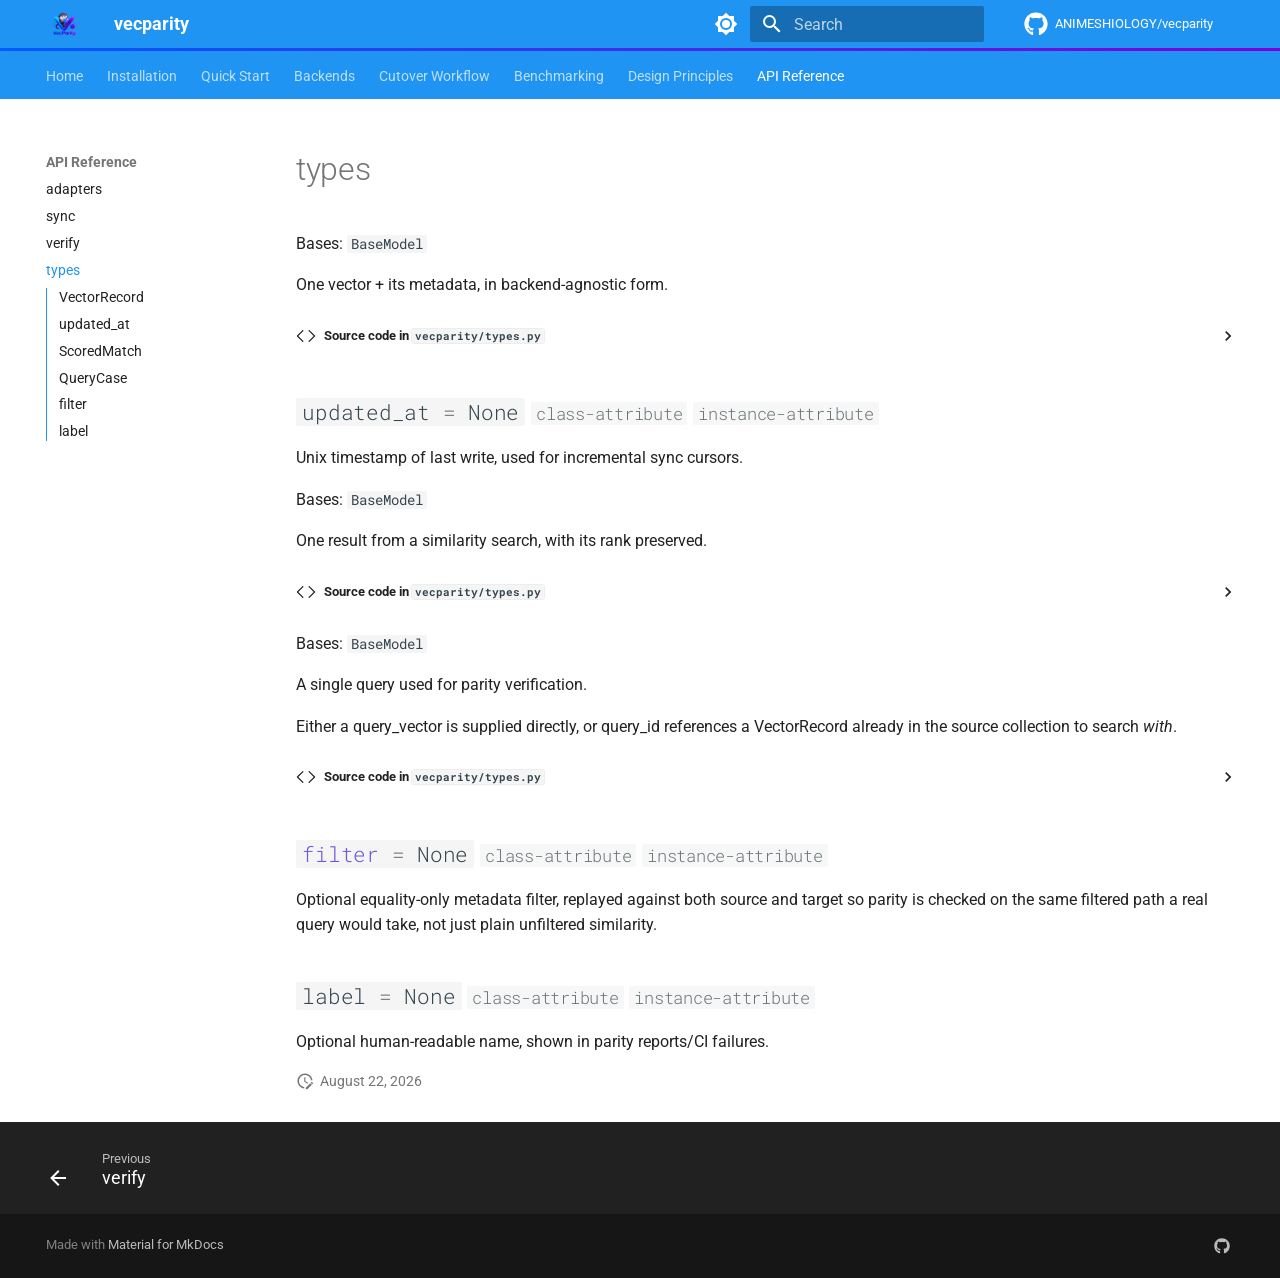
<file: api-reference/types/index.html>
<!doctype html>
<html lang="en" class="no-js">
  <head>
    
      <meta charset="utf-8">
      <meta name="viewport" content="width=device-width,initial-scale=1">
      
      
      
        <link rel="canonical" href="https://animeshiology.github.io/vecparity/api-reference/types/">
      
      
        <link rel="prev" href="../verify/">
      
      
      
        
      
      
      <link rel="icon" href="../../assets/vecparity_logo.png">
      <meta name="generator" content="mkdocs-1.6.1, mkdocs-material-9.7.7">
    
    
      
        <title>types - vecparity</title>
      
    
    
      <link rel="stylesheet" href="../../assets/stylesheets/main.ec1eaa64.min.css">
      
        
        <link rel="stylesheet" href="../../assets/stylesheets/palette.ab4e12ef.min.css">
      
      


    
    
      
    
    
      
        
        
        <link rel="preconnect" href="https://fonts.gstatic.com" crossorigin>
        <link rel="stylesheet" href="https://fonts.googleapis.com/css?family=Roboto:300,300i,400,400i,700,700i%7CRoboto+Mono:400,400i,700,700i&display=fallback">
        <style>:root{--md-text-font:"Roboto";--md-code-font:"Roboto Mono"}</style>
      
    
    
      <link rel="stylesheet" href="../../assets/_mkdocstrings.css">
    
      <link rel="stylesheet" href="../../stylesheets/extra.css">
    
    <script>__md_scope=new URL("../..",location),__md_hash=e=>[...e].reduce(((e,_)=>(e<<5)-e+_.charCodeAt(0)),0),__md_get=(e,_=localStorage,t=__md_scope)=>JSON.parse(_.getItem(t.pathname+"."+e)),__md_set=(e,_,t=localStorage,a=__md_scope)=>{try{t.setItem(a.pathname+"."+e,JSON.stringify(_))}catch(e){}}</script>
    
      

    
    
  </head>
  
  
    
    
      
    
    
    
    
    <body dir="ltr" data-md-color-scheme="default" data-md-color-primary="blue" data-md-color-accent="purple">
  
    
    <input class="md-toggle" data-md-toggle="drawer" type="checkbox" id="__drawer" autocomplete="off">
    <input class="md-toggle" data-md-toggle="search" type="checkbox" id="__search" autocomplete="off">
    <label class="md-overlay" for="__drawer"></label>
    <div data-md-component="skip">
      
        
        <a href="#types" class="md-skip">
          Skip to content
        </a>
      
    </div>
    <div data-md-component="announce">
      
    </div>
    
    
      

<header class="md-header" data-md-component="header">
  <nav class="md-header__inner md-grid" aria-label="Header">
    <a href="../.." title="vecparity" class="md-header__button md-logo" aria-label="vecparity" data-md-component="logo">
      
  <img src="../../assets/vecparity_logo.png" alt="logo">

    </a>
    <label class="md-header__button md-icon" for="__drawer">
      
      <svg xmlns="http://www.w3.org/2000/svg" viewBox="0 0 24 24"><path d="M3 6h18v2H3zm0 5h18v2H3zm0 5h18v2H3z"/></svg>
    </label>
    <div class="md-header__title" data-md-component="header-title">
      <div class="md-header__ellipsis">
        <div class="md-header__topic">
          <span class="md-ellipsis">
            vecparity
          </span>
        </div>
        <div class="md-header__topic" data-md-component="header-topic">
          <span class="md-ellipsis">
            
              types
            
          </span>
        </div>
      </div>
    </div>
    
      
        <form class="md-header__option" data-md-component="palette">
  
    
    
    
    <input class="md-option" data-md-color-media="" data-md-color-scheme="default" data-md-color-primary="blue" data-md-color-accent="purple"  aria-label="Switch to dark mode"  type="radio" name="__palette" id="__palette_0">
    
      <label class="md-header__button md-icon" title="Switch to dark mode" for="__palette_1" hidden>
        <svg xmlns="http://www.w3.org/2000/svg" viewBox="0 0 24 24"><path d="M12 8a4 4 0 0 0-4 4 4 4 0 0 0 4 4 4 4 0 0 0 4-4 4 4 0 0 0-4-4m0 10a6 6 0 0 1-6-6 6 6 0 0 1 6-6 6 6 0 0 1 6 6 6 6 0 0 1-6 6m8-9.31V4h-4.69L12 .69 8.69 4H4v4.69L.69 12 4 15.31V20h4.69L12 23.31 15.31 20H20v-4.69L23.31 12z"/></svg>
      </label>
    
  
    
    
    
    <input class="md-option" data-md-color-media="" data-md-color-scheme="slate" data-md-color-primary="blue" data-md-color-accent="purple"  aria-label="Switch to light mode"  type="radio" name="__palette" id="__palette_1">
    
      <label class="md-header__button md-icon" title="Switch to light mode" for="__palette_0" hidden>
        <svg xmlns="http://www.w3.org/2000/svg" viewBox="0 0 24 24"><path d="M12 18c-.89 0-1.74-.2-2.5-.55C11.56 16.5 13 14.42 13 12s-1.44-4.5-3.5-5.45C10.26 6.2 11.11 6 12 6a6 6 0 0 1 6 6 6 6 0 0 1-6 6m8-9.31V4h-4.69L12 .69 8.69 4H4v4.69L.69 12 4 15.31V20h4.69L12 23.31 15.31 20H20v-4.69L23.31 12z"/></svg>
      </label>
    
  
</form>
      
    
    
      <script>var palette=__md_get("__palette");if(palette&&palette.color){if("(prefers-color-scheme)"===palette.color.media){var media=matchMedia("(prefers-color-scheme: light)"),input=document.querySelector(media.matches?"[data-md-color-media='(prefers-color-scheme: light)']":"[data-md-color-media='(prefers-color-scheme: dark)']");palette.color.media=input.getAttribute("data-md-color-media"),palette.color.scheme=input.getAttribute("data-md-color-scheme"),palette.color.primary=input.getAttribute("data-md-color-primary"),palette.color.accent=input.getAttribute("data-md-color-accent")}for(var[key,value]of Object.entries(palette.color))document.body.setAttribute("data-md-color-"+key,value)}</script>
    
    
    
      
      
        <label class="md-header__button md-icon" for="__search">
          
          <svg xmlns="http://www.w3.org/2000/svg" viewBox="0 0 24 24"><path d="M9.5 3A6.5 6.5 0 0 1 16 9.5c0 1.61-.59 3.09-1.56 4.23l.27.27h.79l5 5-1.5 1.5-5-5v-.79l-.27-.27A6.52 6.52 0 0 1 9.5 16 6.5 6.5 0 0 1 3 9.5 6.5 6.5 0 0 1 9.5 3m0 2C7 5 5 7 5 9.5S7 14 9.5 14 14 12 14 9.5 12 5 9.5 5"/></svg>
        </label>
        <div class="md-search" data-md-component="search" role="dialog">
  <label class="md-search__overlay" for="__search"></label>
  <div class="md-search__inner" role="search">
    <form class="md-search__form" name="search">
      <input type="text" class="md-search__input" name="query" aria-label="Search" placeholder="Search" autocapitalize="off" autocorrect="off" autocomplete="off" spellcheck="false" data-md-component="search-query" required>
      <label class="md-search__icon md-icon" for="__search">
        
        <svg xmlns="http://www.w3.org/2000/svg" viewBox="0 0 24 24"><path d="M9.5 3A6.5 6.5 0 0 1 16 9.5c0 1.61-.59 3.09-1.56 4.23l.27.27h.79l5 5-1.5 1.5-5-5v-.79l-.27-.27A6.52 6.52 0 0 1 9.5 16 6.5 6.5 0 0 1 3 9.5 6.5 6.5 0 0 1 9.5 3m0 2C7 5 5 7 5 9.5S7 14 9.5 14 14 12 14 9.5 12 5 9.5 5"/></svg>
        
        <svg xmlns="http://www.w3.org/2000/svg" viewBox="0 0 24 24"><path d="M20 11v2H8l5.5 5.5-1.42 1.42L4.16 12l7.92-7.92L13.5 5.5 8 11z"/></svg>
      </label>
      <nav class="md-search__options" aria-label="Search">
        
        <button type="reset" class="md-search__icon md-icon" title="Clear" aria-label="Clear" tabindex="-1">
          
          <svg xmlns="http://www.w3.org/2000/svg" viewBox="0 0 24 24"><path d="M19 6.41 17.59 5 12 10.59 6.41 5 5 6.41 10.59 12 5 17.59 6.41 19 12 13.41 17.59 19 19 17.59 13.41 12z"/></svg>
        </button>
      </nav>
      
        <div class="md-search__suggest" data-md-component="search-suggest"></div>
      
    </form>
    <div class="md-search__output">
      <div class="md-search__scrollwrap" tabindex="0" data-md-scrollfix>
        <div class="md-search-result" data-md-component="search-result">
          <div class="md-search-result__meta">
            Initializing search
          </div>
          <ol class="md-search-result__list" role="presentation"></ol>
        </div>
      </div>
    </div>
  </div>
</div>
      
    
    
      <div class="md-header__source">
        <a href="https://github.com/ANIMESHIOLOGY/vecparity" title="Go to repository" class="md-source" data-md-component="source">
  <div class="md-source__icon md-icon">
    
    <svg xmlns="http://www.w3.org/2000/svg" viewBox="0 0 512 512"><!--! Font Awesome Free 7.1.0 by @fontawesome - https://fontawesome.com License - https://fontawesome.com/license/free (Icons: CC BY 4.0, Fonts: SIL OFL 1.1, Code: MIT License) Copyright 2025 Fonticons, Inc.--><path d="M173.9 397.4c0 2-2.3 3.6-5.2 3.6-3.3.3-5.6-1.3-5.6-3.6 0-2 2.3-3.6 5.2-3.6 3-.3 5.6 1.3 5.6 3.6m-31.1-4.5c-.7 2 1.3 4.3 4.3 4.9 2.6 1 5.6 0 6.2-2s-1.3-4.3-4.3-5.2c-2.6-.7-5.5.3-6.2 2.3m44.2-1.7c-2.9.7-4.9 2.6-4.6 4.9.3 2 2.9 3.3 5.9 2.6 2.9-.7 4.9-2.6 4.6-4.6-.3-1.9-3-3.2-5.9-2.9M252.8 8C114.1 8 8 113.3 8 252c0 110.9 69.8 205.8 169.5 239.2 12.8 2.3 17.3-5.6 17.3-12.1 0-6.2-.3-40.4-.3-61.4 0 0-70 15-84.7-29.8 0 0-11.4-29.1-27.8-36.6 0 0-22.9-15.7 1.6-15.4 0 0 24.9 2 38.6 25.8 21.9 38.6 58.6 27.5 72.9 20.9 2.3-16 8.8-27.1 16-33.7-55.9-6.2-112.3-14.3-112.3-110.5 0-27.5 7.6-41.3 23.6-58.9-2.6-6.5-11.1-33.3 2.6-67.9 20.9-6.5 69 27 69 27 20-5.6 41.5-8.5 62.8-8.5s42.8 2.9 62.8 8.5c0 0 48.1-33.6 69-27 13.7 34.7 5.2 61.4 2.6 67.9 16 17.7 25.8 31.5 25.8 58.9 0 96.5-58.9 104.2-114.8 110.5 9.2 7.9 17 22.9 17 46.4 0 33.7-.3 75.4-.3 83.6 0 6.5 4.6 14.4 17.3 12.1C436.2 457.8 504 362.9 504 252 504 113.3 391.5 8 252.8 8M105.2 352.9c-1.3 1-1 3.3.7 5.2 1.6 1.6 3.9 2.3 5.2 1 1.3-1 1-3.3-.7-5.2-1.6-1.6-3.9-2.3-5.2-1m-10.8-8.1c-.7 1.3.3 2.9 2.3 3.9 1.6 1 3.6.7 4.3-.7.7-1.3-.3-2.9-2.3-3.9-2-.6-3.6-.3-4.3.7m32.4 35.6c-1.6 1.3-1 4.3 1.3 6.2 2.3 2.3 5.2 2.6 6.5 1 1.3-1.3.7-4.3-1.3-6.2-2.2-2.3-5.2-2.6-6.5-1m-11.4-14.7c-1.6 1-1.6 3.6 0 5.9s4.3 3.3 5.6 2.3c1.6-1.3 1.6-3.9 0-6.2-1.4-2.3-4-3.3-5.6-2"/></svg>
  </div>
  <div class="md-source__repository">
    ANIMESHIOLOGY/vecparity
  </div>
</a>
      </div>
    
  </nav>
  
</header>
    
    <div class="md-container" data-md-component="container">
      
      
        
          
            
<nav class="md-tabs" aria-label="Tabs" data-md-component="tabs">
  <div class="md-grid">
    <ul class="md-tabs__list">
      
        
  
  
  
  
    <li class="md-tabs__item">
      <a href="../.." class="md-tabs__link">
        
  
  
    
  
  Home

      </a>
    </li>
  

      
        
  
  
  
  
    <li class="md-tabs__item">
      <a href="../../installation/" class="md-tabs__link">
        
  
  
    
  
  Installation

      </a>
    </li>
  

      
        
  
  
  
  
    <li class="md-tabs__item">
      <a href="../../quickstart/" class="md-tabs__link">
        
  
  
    
  
  Quick Start

      </a>
    </li>
  

      
        
  
  
  
  
    <li class="md-tabs__item">
      <a href="../../backends/" class="md-tabs__link">
        
  
  
    
  
  Backends

      </a>
    </li>
  

      
        
  
  
  
  
    <li class="md-tabs__item">
      <a href="../../cutover/" class="md-tabs__link">
        
  
  
    
  
  Cutover Workflow

      </a>
    </li>
  

      
        
  
  
  
  
    <li class="md-tabs__item">
      <a href="../../benchmarking/" class="md-tabs__link">
        
  
  
    
  
  Benchmarking

      </a>
    </li>
  

      
        
  
  
  
  
    <li class="md-tabs__item">
      <a href="../../design-principles/" class="md-tabs__link">
        
  
  
    
  
  Design Principles

      </a>
    </li>
  

      
        
  
  
  
    
  
  
    
    
      <li class="md-tabs__item md-tabs__item--active">
        <a href="../adapters/" class="md-tabs__link">
          
  
  
  API Reference

        </a>
      </li>
    
  

      
    </ul>
  </div>
</nav>
          
        
      
      <main class="md-main" data-md-component="main">
        <div class="md-main__inner md-grid">
          
            
              
              <div class="md-sidebar md-sidebar--primary" data-md-component="sidebar" data-md-type="navigation" >
                <div class="md-sidebar__scrollwrap">
                  <div class="md-sidebar__inner">
                    


  


  

<nav class="md-nav md-nav--primary md-nav--lifted md-nav--integrated" aria-label="Navigation" data-md-level="0">
  <label class="md-nav__title" for="__drawer">
    <a href="../.." title="vecparity" class="md-nav__button md-logo" aria-label="vecparity" data-md-component="logo">
      
  <img src="../../assets/vecparity_logo.png" alt="logo">

    </a>
    vecparity
  </label>
  
    <div class="md-nav__source">
      <a href="https://github.com/ANIMESHIOLOGY/vecparity" title="Go to repository" class="md-source" data-md-component="source">
  <div class="md-source__icon md-icon">
    
    <svg xmlns="http://www.w3.org/2000/svg" viewBox="0 0 512 512"><!--! Font Awesome Free 7.1.0 by @fontawesome - https://fontawesome.com License - https://fontawesome.com/license/free (Icons: CC BY 4.0, Fonts: SIL OFL 1.1, Code: MIT License) Copyright 2025 Fonticons, Inc.--><path d="M173.9 397.4c0 2-2.3 3.6-5.2 3.6-3.3.3-5.6-1.3-5.6-3.6 0-2 2.3-3.6 5.2-3.6 3-.3 5.6 1.3 5.6 3.6m-31.1-4.5c-.7 2 1.3 4.3 4.3 4.9 2.6 1 5.6 0 6.2-2s-1.3-4.3-4.3-5.2c-2.6-.7-5.5.3-6.2 2.3m44.2-1.7c-2.9.7-4.9 2.6-4.6 4.9.3 2 2.9 3.3 5.9 2.6 2.9-.7 4.9-2.6 4.6-4.6-.3-1.9-3-3.2-5.9-2.9M252.8 8C114.1 8 8 113.3 8 252c0 110.9 69.8 205.8 169.5 239.2 12.8 2.3 17.3-5.6 17.3-12.1 0-6.2-.3-40.4-.3-61.4 0 0-70 15-84.7-29.8 0 0-11.4-29.1-27.8-36.6 0 0-22.9-15.7 1.6-15.4 0 0 24.9 2 38.6 25.8 21.9 38.6 58.6 27.5 72.9 20.9 2.3-16 8.8-27.1 16-33.7-55.9-6.2-112.3-14.3-112.3-110.5 0-27.5 7.6-41.3 23.6-58.9-2.6-6.5-11.1-33.3 2.6-67.9 20.9-6.5 69 27 69 27 20-5.6 41.5-8.5 62.8-8.5s42.8 2.9 62.8 8.5c0 0 48.1-33.6 69-27 13.7 34.7 5.2 61.4 2.6 67.9 16 17.7 25.8 31.5 25.8 58.9 0 96.5-58.9 104.2-114.8 110.5 9.2 7.9 17 22.9 17 46.4 0 33.7-.3 75.4-.3 83.6 0 6.5 4.6 14.4 17.3 12.1C436.2 457.8 504 362.9 504 252 504 113.3 391.5 8 252.8 8M105.2 352.9c-1.3 1-1 3.3.7 5.2 1.6 1.6 3.9 2.3 5.2 1 1.3-1 1-3.3-.7-5.2-1.6-1.6-3.9-2.3-5.2-1m-10.8-8.1c-.7 1.3.3 2.9 2.3 3.9 1.6 1 3.6.7 4.3-.7.7-1.3-.3-2.9-2.3-3.9-2-.6-3.6-.3-4.3.7m32.4 35.6c-1.6 1.3-1 4.3 1.3 6.2 2.3 2.3 5.2 2.6 6.5 1 1.3-1.3.7-4.3-1.3-6.2-2.2-2.3-5.2-2.6-6.5-1m-11.4-14.7c-1.6 1-1.6 3.6 0 5.9s4.3 3.3 5.6 2.3c1.6-1.3 1.6-3.9 0-6.2-1.4-2.3-4-3.3-5.6-2"/></svg>
  </div>
  <div class="md-source__repository">
    ANIMESHIOLOGY/vecparity
  </div>
</a>
    </div>
  
  <ul class="md-nav__list" data-md-scrollfix>
    
      
      
  
  
  
  
    <li class="md-nav__item">
      <a href="../.." class="md-nav__link">
        
  
  
  <span class="md-ellipsis">
    
  
    Home
  

    
  </span>
  
  

      </a>
    </li>
  

    
      
      
  
  
  
  
    <li class="md-nav__item">
      <a href="../../installation/" class="md-nav__link">
        
  
  
  <span class="md-ellipsis">
    
  
    Installation
  

    
  </span>
  
  

      </a>
    </li>
  

    
      
      
  
  
  
  
    <li class="md-nav__item">
      <a href="../../quickstart/" class="md-nav__link">
        
  
  
  <span class="md-ellipsis">
    
  
    Quick Start
  

    
  </span>
  
  

      </a>
    </li>
  

    
      
      
  
  
  
  
    <li class="md-nav__item">
      <a href="../../backends/" class="md-nav__link">
        
  
  
  <span class="md-ellipsis">
    
  
    Backends
  

    
  </span>
  
  

      </a>
    </li>
  

    
      
      
  
  
  
  
    <li class="md-nav__item">
      <a href="../../cutover/" class="md-nav__link">
        
  
  
  <span class="md-ellipsis">
    
  
    Cutover Workflow
  

    
  </span>
  
  

      </a>
    </li>
  

    
      
      
  
  
  
  
    <li class="md-nav__item">
      <a href="../../benchmarking/" class="md-nav__link">
        
  
  
  <span class="md-ellipsis">
    
  
    Benchmarking
  

    
  </span>
  
  

      </a>
    </li>
  

    
      
      
  
  
  
  
    <li class="md-nav__item">
      <a href="../../design-principles/" class="md-nav__link">
        
  
  
  <span class="md-ellipsis">
    
  
    Design Principles
  

    
  </span>
  
  

      </a>
    </li>
  

    
      
      
  
  
    
  
  
  
    
    
    
    
      
        
        
      
      
        
      
    
    
    <li class="md-nav__item md-nav__item--active md-nav__item--section md-nav__item--nested">
      
        
        
        <input class="md-nav__toggle md-toggle " type="checkbox" id="__nav_8" checked>
        
          
          <label class="md-nav__link" for="__nav_8" id="__nav_8_label" tabindex="">
            
  
  
  <span class="md-ellipsis">
    
  
    API Reference
  

    
  </span>
  
  

            <span class="md-nav__icon md-icon"></span>
          </label>
        
        <nav class="md-nav" data-md-level="1" aria-labelledby="__nav_8_label" aria-expanded="true">
          <label class="md-nav__title" for="__nav_8">
            <span class="md-nav__icon md-icon"></span>
            
  
    API Reference
  

          </label>
          <ul class="md-nav__list" data-md-scrollfix>
            
              
                
  
  
  
  
    <li class="md-nav__item">
      <a href="../adapters/" class="md-nav__link">
        
  
  
  <span class="md-ellipsis">
    
  
    adapters
  

    
  </span>
  
  

      </a>
    </li>
  

              
            
              
                
  
  
  
  
    <li class="md-nav__item">
      <a href="../sync/" class="md-nav__link">
        
  
  
  <span class="md-ellipsis">
    
  
    sync
  

    
  </span>
  
  

      </a>
    </li>
  

              
            
              
                
  
  
  
  
    <li class="md-nav__item">
      <a href="../verify/" class="md-nav__link">
        
  
  
  <span class="md-ellipsis">
    
  
    verify
  

    
  </span>
  
  

      </a>
    </li>
  

              
            
              
                
  
  
    
  
  
  
    <li class="md-nav__item md-nav__item--active">
      
      <input class="md-nav__toggle md-toggle" type="checkbox" id="__toc">
      
      
        
      
      
        <label class="md-nav__link md-nav__link--active" for="__toc">
          
  
  
  <span class="md-ellipsis">
    
  
    types
  

    
  </span>
  
  

          <span class="md-nav__icon md-icon"></span>
        </label>
      
      <a href="./" class="md-nav__link md-nav__link--active">
        
  
  
  <span class="md-ellipsis">
    
  
    types
  

    
  </span>
  
  

      </a>
      
        

<nav class="md-nav md-nav--secondary" aria-label="Table of contents">
  
  
  
    
  
  
    <label class="md-nav__title" for="__toc">
      <span class="md-nav__icon md-icon"></span>
      Table of contents
    </label>
    <ul class="md-nav__list" data-md-component="toc" data-md-scrollfix>
      
        <li class="md-nav__item">
  <a href="#vecparity.types.VectorRecord" class="md-nav__link">
    <span class="md-ellipsis">
      
        VectorRecord
      
    </span>
  </a>
  
</li>
      
        <li class="md-nav__item">
  <a href="#vecparity.types.VectorRecord.updated_at" class="md-nav__link">
    <span class="md-ellipsis">
      
        updated_at
      
    </span>
  </a>
  
</li>
      
        <li class="md-nav__item">
  <a href="#vecparity.types.ScoredMatch" class="md-nav__link">
    <span class="md-ellipsis">
      
        ScoredMatch
      
    </span>
  </a>
  
</li>
      
        <li class="md-nav__item">
  <a href="#vecparity.types.QueryCase" class="md-nav__link">
    <span class="md-ellipsis">
      
        QueryCase
      
    </span>
  </a>
  
</li>
      
        <li class="md-nav__item">
  <a href="#vecparity.types.QueryCase.filter" class="md-nav__link">
    <span class="md-ellipsis">
      
        filter
      
    </span>
  </a>
  
</li>
      
        <li class="md-nav__item">
  <a href="#vecparity.types.QueryCase.label" class="md-nav__link">
    <span class="md-ellipsis">
      
        label
      
    </span>
  </a>
  
</li>
      
    </ul>
  
</nav>
      
    </li>
  

              
            
          </ul>
        </nav>
      
    </li>
  

    
  </ul>
</nav>
                  </div>
                </div>
              </div>
            
            
          
          
            <div class="md-content" data-md-component="content">
              
              <article class="md-content__inner md-typeset">
                
                  


  
  


<h1 id="types">types</h1>


<div class="doc doc-object doc-class">



<a id="vecparity.types.VectorRecord"></a>
    <div class="doc doc-contents first">
            <p class="doc doc-class-bases">
              Bases: <code><span title="pydantic.BaseModel">BaseModel</span></code></p>



        <p>One vector + its metadata, in backend-agnostic form.</p>








              <details class="mkdocstrings-source">
                <summary>Source code in <code>vecparity/types.py</code></summary>
                <div class="highlight"><table class="highlighttable"><tr><td class="linenos"><div class="linenodiv"><pre><span></span><span class="normal"><a href="#__codelineno-0-11">11</a></span>
<span class="normal"><a href="#__codelineno-0-12">12</a></span>
<span class="normal"><a href="#__codelineno-0-13">13</a></span>
<span class="normal"><a href="#__codelineno-0-14">14</a></span>
<span class="normal"><a href="#__codelineno-0-15">15</a></span>
<span class="normal"><a href="#__codelineno-0-16">16</a></span>
<span class="normal"><a href="#__codelineno-0-17">17</a></span>
<span class="normal"><a href="#__codelineno-0-18">18</a></span>
<span class="normal"><a href="#__codelineno-0-19">19</a></span>
<span class="normal"><a href="#__codelineno-0-20">20</a></span>
<span class="normal"><a href="#__codelineno-0-21">21</a></span>
<span class="normal"><a href="#__codelineno-0-22">22</a></span>
<span class="normal"><a href="#__codelineno-0-23">23</a></span></pre></div></td><td class="code"><div><pre><span></span><code><a id="__codelineno-0-11" name="__codelineno-0-11"></a><span class="k">class</span><span class="w"> </span><span class="nc">VectorRecord</span><span class="p">(</span><span class="n">BaseModel</span><span class="p">):</span>
<a id="__codelineno-0-12" name="__codelineno-0-12"></a><span class="w">    </span><span class="sd">"""One vector + its metadata, in backend-agnostic form."""</span>
<a id="__codelineno-0-13" name="__codelineno-0-13"></a>
<a id="__codelineno-0-14" name="__codelineno-0-14"></a>    <span class="n">model_config</span> <span class="o">=</span> <span class="n">ConfigDict</span><span class="p">(</span><span class="n">arbitrary_types_allowed</span><span class="o">=</span><span class="kc">True</span><span class="p">)</span>
<a id="__codelineno-0-15" name="__codelineno-0-15"></a>
<a id="__codelineno-0-16" name="__codelineno-0-16"></a>    <span class="nb">id</span><span class="p">:</span> <span class="nb">str</span>
<a id="__codelineno-0-17" name="__codelineno-0-17"></a>    <span class="n">vector</span><span class="p">:</span> <span class="nb">list</span><span class="p">[</span><span class="nb">float</span><span class="p">]</span>
<a id="__codelineno-0-18" name="__codelineno-0-18"></a>    <span class="n">metadata</span><span class="p">:</span> <span class="nb">dict</span><span class="p">[</span><span class="nb">str</span><span class="p">,</span> <span class="n">Any</span><span class="p">]</span> <span class="o">=</span> <span class="p">{}</span>
<a id="__codelineno-0-19" name="__codelineno-0-19"></a>    <span class="n">updated_at</span><span class="p">:</span> <span class="nb">float</span> <span class="o">|</span> <span class="kc">None</span> <span class="o">=</span> <span class="kc">None</span>
<a id="__codelineno-0-20" name="__codelineno-0-20"></a><span class="w">    </span><span class="sd">"""Unix timestamp of last write, used for incremental sync cursors."""</span>
<a id="__codelineno-0-21" name="__codelineno-0-21"></a>
<a id="__codelineno-0-22" name="__codelineno-0-22"></a>    <span class="k">def</span><span class="w"> </span><span class="nf">as_array</span><span class="p">(</span><span class="bp">self</span><span class="p">)</span> <span class="o">-&gt;</span> <span class="n">np</span><span class="o">.</span><span class="n">ndarray</span><span class="p">:</span>
<a id="__codelineno-0-23" name="__codelineno-0-23"></a>        <span class="k">return</span> <span class="n">np</span><span class="o">.</span><span class="n">asarray</span><span class="p">(</span><span class="bp">self</span><span class="o">.</span><span class="n">vector</span><span class="p">,</span> <span class="n">dtype</span><span class="o">=</span><span class="n">np</span><span class="o">.</span><span class="n">float32</span><span class="p">)</span>
</code></pre></div></td></tr></table></div>
              </details>



<div class="doc doc-children">







<div class="doc doc-object doc-attribute">



<h2 id="vecparity.types.VectorRecord.updated_at" class="doc doc-heading">
            <code class="highlight language-python"><span class="n">updated_at</span> <span class="o">=</span> <span class="kc">None</span></code>

  <span class="doc doc-labels">
      <small class="doc doc-label doc-label-class-attribute"><code>class-attribute</code></small>
      <small class="doc doc-label doc-label-instance-attribute"><code>instance-attribute</code></small>
  </span>

</h2>


    <div class="doc doc-contents ">

        <p>Unix timestamp of last write, used for incremental sync cursors.</p>

    </div>

</div>






  </div>

    </div>

</div>

<div class="doc doc-object doc-class">



<a id="vecparity.types.ScoredMatch"></a>
    <div class="doc doc-contents first">
            <p class="doc doc-class-bases">
              Bases: <code><span title="pydantic.BaseModel">BaseModel</span></code></p>



        <p>One result from a similarity search, with its rank preserved.</p>








              <details class="mkdocstrings-source">
                <summary>Source code in <code>vecparity/types.py</code></summary>
                <div class="highlight"><table class="highlighttable"><tr><td class="linenos"><div class="linenodiv"><pre><span></span><span class="normal"><a href="#__codelineno-0-26">26</a></span>
<span class="normal"><a href="#__codelineno-0-27">27</a></span>
<span class="normal"><a href="#__codelineno-0-28">28</a></span>
<span class="normal"><a href="#__codelineno-0-29">29</a></span>
<span class="normal"><a href="#__codelineno-0-30">30</a></span>
<span class="normal"><a href="#__codelineno-0-31">31</a></span></pre></div></td><td class="code"><div><pre><span></span><code><a id="__codelineno-0-26" name="__codelineno-0-26"></a><span class="k">class</span><span class="w"> </span><span class="nc">ScoredMatch</span><span class="p">(</span><span class="n">BaseModel</span><span class="p">):</span>
<a id="__codelineno-0-27" name="__codelineno-0-27"></a><span class="w">    </span><span class="sd">"""One result from a similarity search, with its rank preserved."""</span>
<a id="__codelineno-0-28" name="__codelineno-0-28"></a>
<a id="__codelineno-0-29" name="__codelineno-0-29"></a>    <span class="nb">id</span><span class="p">:</span> <span class="nb">str</span>
<a id="__codelineno-0-30" name="__codelineno-0-30"></a>    <span class="n">score</span><span class="p">:</span> <span class="nb">float</span>
<a id="__codelineno-0-31" name="__codelineno-0-31"></a>    <span class="n">metadata</span><span class="p">:</span> <span class="nb">dict</span><span class="p">[</span><span class="nb">str</span><span class="p">,</span> <span class="n">Any</span><span class="p">]</span> <span class="o">=</span> <span class="p">{}</span>
</code></pre></div></td></tr></table></div>
              </details>



<div class="doc doc-children">












  </div>

    </div>

</div>

<div class="doc doc-object doc-class">



<a id="vecparity.types.QueryCase"></a>
    <div class="doc doc-contents first">
            <p class="doc doc-class-bases">
              Bases: <code><span title="pydantic.BaseModel">BaseModel</span></code></p>



        <p>A single query used for parity verification.</p>
<p>Either a query_vector is supplied directly, or query_id references a
VectorRecord already in the source collection to search <em>with</em>.</p>








              <details class="mkdocstrings-source">
                <summary>Source code in <code>vecparity/types.py</code></summary>
                <div class="highlight"><table class="highlighttable"><tr><td class="linenos"><div class="linenodiv"><pre><span></span><span class="normal"><a href="#__codelineno-0-34">34</a></span>
<span class="normal"><a href="#__codelineno-0-35">35</a></span>
<span class="normal"><a href="#__codelineno-0-36">36</a></span>
<span class="normal"><a href="#__codelineno-0-37">37</a></span>
<span class="normal"><a href="#__codelineno-0-38">38</a></span>
<span class="normal"><a href="#__codelineno-0-39">39</a></span>
<span class="normal"><a href="#__codelineno-0-40">40</a></span>
<span class="normal"><a href="#__codelineno-0-41">41</a></span>
<span class="normal"><a href="#__codelineno-0-42">42</a></span>
<span class="normal"><a href="#__codelineno-0-43">43</a></span>
<span class="normal"><a href="#__codelineno-0-44">44</a></span>
<span class="normal"><a href="#__codelineno-0-45">45</a></span>
<span class="normal"><a href="#__codelineno-0-46">46</a></span>
<span class="normal"><a href="#__codelineno-0-47">47</a></span>
<span class="normal"><a href="#__codelineno-0-48">48</a></span>
<span class="normal"><a href="#__codelineno-0-49">49</a></span></pre></div></td><td class="code"><div><pre><span></span><code><a id="__codelineno-0-34" name="__codelineno-0-34"></a><span class="k">class</span><span class="w"> </span><span class="nc">QueryCase</span><span class="p">(</span><span class="n">BaseModel</span><span class="p">):</span>
<a id="__codelineno-0-35" name="__codelineno-0-35"></a><span class="w">    </span><span class="sd">"""A single query used for parity verification.</span>
<a id="__codelineno-0-36" name="__codelineno-0-36"></a>
<a id="__codelineno-0-37" name="__codelineno-0-37"></a><span class="sd">    Either a query_vector is supplied directly, or query_id references a</span>
<a id="__codelineno-0-38" name="__codelineno-0-38"></a><span class="sd">    VectorRecord already in the source collection to search *with*.</span>
<a id="__codelineno-0-39" name="__codelineno-0-39"></a><span class="sd">    """</span>
<a id="__codelineno-0-40" name="__codelineno-0-40"></a>
<a id="__codelineno-0-41" name="__codelineno-0-41"></a>    <span class="n">query_vector</span><span class="p">:</span> <span class="nb">list</span><span class="p">[</span><span class="nb">float</span><span class="p">]</span> <span class="o">|</span> <span class="kc">None</span> <span class="o">=</span> <span class="kc">None</span>
<a id="__codelineno-0-42" name="__codelineno-0-42"></a>    <span class="n">query_id</span><span class="p">:</span> <span class="nb">str</span> <span class="o">|</span> <span class="kc">None</span> <span class="o">=</span> <span class="kc">None</span>
<a id="__codelineno-0-43" name="__codelineno-0-43"></a>    <span class="n">top_k</span><span class="p">:</span> <span class="nb">int</span> <span class="o">=</span> <span class="mi">10</span>
<a id="__codelineno-0-44" name="__codelineno-0-44"></a>    <span class="n">label</span><span class="p">:</span> <span class="nb">str</span> <span class="o">|</span> <span class="kc">None</span> <span class="o">=</span> <span class="kc">None</span>
<a id="__codelineno-0-45" name="__codelineno-0-45"></a><span class="w">    </span><span class="sd">"""Optional human-readable name, shown in parity reports/CI failures."""</span>
<a id="__codelineno-0-46" name="__codelineno-0-46"></a>    <span class="nb">filter</span><span class="p">:</span> <span class="nb">dict</span><span class="p">[</span><span class="nb">str</span><span class="p">,</span> <span class="n">Any</span><span class="p">]</span> <span class="o">|</span> <span class="kc">None</span> <span class="o">=</span> <span class="kc">None</span>
<a id="__codelineno-0-47" name="__codelineno-0-47"></a><span class="w">    </span><span class="sd">"""Optional equality-only metadata filter, replayed against both</span>
<a id="__codelineno-0-48" name="__codelineno-0-48"></a><span class="sd">    source and target so parity is checked on the same filtered path a</span>
<a id="__codelineno-0-49" name="__codelineno-0-49"></a><span class="sd">    real query would take, not just plain unfiltered similarity."""</span>
</code></pre></div></td></tr></table></div>
              </details>



<div class="doc doc-children">







<div class="doc doc-object doc-attribute">



<h2 id="vecparity.types.QueryCase.filter" class="doc doc-heading">
            <code class="highlight language-python"><span class="nb">filter</span> <span class="o">=</span> <span class="kc">None</span></code>

  <span class="doc doc-labels">
      <small class="doc doc-label doc-label-class-attribute"><code>class-attribute</code></small>
      <small class="doc doc-label doc-label-instance-attribute"><code>instance-attribute</code></small>
  </span>

</h2>


    <div class="doc doc-contents ">

        <p>Optional equality-only metadata filter, replayed against both
source and target so parity is checked on the same filtered path a
real query would take, not just plain unfiltered similarity.</p>

    </div>

</div>

<div class="doc doc-object doc-attribute">



<h2 id="vecparity.types.QueryCase.label" class="doc doc-heading">
            <code class="highlight language-python"><span class="n">label</span> <span class="o">=</span> <span class="kc">None</span></code>

  <span class="doc doc-labels">
      <small class="doc doc-label doc-label-class-attribute"><code>class-attribute</code></small>
      <small class="doc doc-label doc-label-instance-attribute"><code>instance-attribute</code></small>
  </span>

</h2>


    <div class="doc doc-contents ">

        <p>Optional human-readable name, shown in parity reports/CI failures.</p>

    </div>

</div>






  </div>

    </div>

</div>







  
    
  
  


  <aside class="md-source-file">
    
      
  <span class="md-source-file__fact">
    <span class="md-icon" title="Last update">
      <svg xmlns="http://www.w3.org/2000/svg" viewBox="0 0 24 24"><path d="M21 13.1c-.1 0-.3.1-.4.2l-1 1 2.1 2.1 1-1c.2-.2.2-.6 0-.8l-1.3-1.3c-.1-.1-.2-.2-.4-.2m-1.9 1.8-6.1 6V23h2.1l6.1-6.1zM12.5 7v5.2l4 2.4-1 1L11 13V7zM11 21.9c-5.1-.5-9-4.8-9-9.9C2 6.5 6.5 2 12 2c5.3 0 9.6 4.1 10 9.3-.3-.1-.6-.2-1-.2s-.7.1-1 .2C19.6 7.2 16.2 4 12 4c-4.4 0-8 3.6-8 8 0 4.1 3.1 7.5 7.1 7.9l-.1.2z"/></svg>
    </span>
    <span class="git-revision-date-localized-plugin git-revision-date-localized-plugin-date" title="August 22, 2026 12:44:03 UTC">August 22, 2026</span>
  </span>

    
    
    
    
  </aside>





                
              </article>
            </div>
          
          
<script>var target=document.getElementById(location.hash.slice(1));target&&target.name&&(target.checked=target.name.startsWith("__tabbed_"))</script>
        </div>
        
          <button type="button" class="md-top md-icon" data-md-component="top" hidden>
  
  <svg xmlns="http://www.w3.org/2000/svg" viewBox="0 0 24 24"><path d="M13 20h-2V8l-5.5 5.5-1.42-1.42L12 4.16l7.92 7.92-1.42 1.42L13 8z"/></svg>
  Back to top
</button>
        
      </main>
      
        <footer class="md-footer">
  
    
      
      <nav class="md-footer__inner md-grid" aria-label="Footer" >
        
          
          <a href="../verify/" class="md-footer__link md-footer__link--prev" aria-label="Previous: verify">
            <div class="md-footer__button md-icon">
              
              <svg xmlns="http://www.w3.org/2000/svg" viewBox="0 0 24 24"><path d="M20 11v2H8l5.5 5.5-1.42 1.42L4.16 12l7.92-7.92L13.5 5.5 8 11z"/></svg>
            </div>
            <div class="md-footer__title">
              <span class="md-footer__direction">
                Previous
              </span>
              <div class="md-ellipsis">
                verify
              </div>
            </div>
          </a>
        
        
      </nav>
    
  
  <div class="md-footer-meta md-typeset">
    <div class="md-footer-meta__inner md-grid">
      <div class="md-copyright">
  
  
    Made with
    <a href="https://squidfunk.github.io/mkdocs-material/" target="_blank" rel="noopener">
      Material for MkDocs
    </a>
  
</div>
      
        
<div class="md-social">
  
    
    
    
    
    <a href="https://github.com/ANIMESHIOLOGY/vecparity" target="_blank" rel="noopener" title="vecparity on GitHub" class="md-social__link">
      <svg xmlns="http://www.w3.org/2000/svg" viewBox="0 0 512 512"><!--! Font Awesome Free 7.1.0 by @fontawesome - https://fontawesome.com License - https://fontawesome.com/license/free (Icons: CC BY 4.0, Fonts: SIL OFL 1.1, Code: MIT License) Copyright 2025 Fonticons, Inc.--><path d="M173.9 397.4c0 2-2.3 3.6-5.2 3.6-3.3.3-5.6-1.3-5.6-3.6 0-2 2.3-3.6 5.2-3.6 3-.3 5.6 1.3 5.6 3.6m-31.1-4.5c-.7 2 1.3 4.3 4.3 4.9 2.6 1 5.6 0 6.2-2s-1.3-4.3-4.3-5.2c-2.6-.7-5.5.3-6.2 2.3m44.2-1.7c-2.9.7-4.9 2.6-4.6 4.9.3 2 2.9 3.3 5.9 2.6 2.9-.7 4.9-2.6 4.6-4.6-.3-1.9-3-3.2-5.9-2.9M252.8 8C114.1 8 8 113.3 8 252c0 110.9 69.8 205.8 169.5 239.2 12.8 2.3 17.3-5.6 17.3-12.1 0-6.2-.3-40.4-.3-61.4 0 0-70 15-84.7-29.8 0 0-11.4-29.1-27.8-36.6 0 0-22.9-15.7 1.6-15.4 0 0 24.9 2 38.6 25.8 21.9 38.6 58.6 27.5 72.9 20.9 2.3-16 8.8-27.1 16-33.7-55.9-6.2-112.3-14.3-112.3-110.5 0-27.5 7.6-41.3 23.6-58.9-2.6-6.5-11.1-33.3 2.6-67.9 20.9-6.5 69 27 69 27 20-5.6 41.5-8.5 62.8-8.5s42.8 2.9 62.8 8.5c0 0 48.1-33.6 69-27 13.7 34.7 5.2 61.4 2.6 67.9 16 17.7 25.8 31.5 25.8 58.9 0 96.5-58.9 104.2-114.8 110.5 9.2 7.9 17 22.9 17 46.4 0 33.7-.3 75.4-.3 83.6 0 6.5 4.6 14.4 17.3 12.1C436.2 457.8 504 362.9 504 252 504 113.3 391.5 8 252.8 8M105.2 352.9c-1.3 1-1 3.3.7 5.2 1.6 1.6 3.9 2.3 5.2 1 1.3-1 1-3.3-.7-5.2-1.6-1.6-3.9-2.3-5.2-1m-10.8-8.1c-.7 1.3.3 2.9 2.3 3.9 1.6 1 3.6.7 4.3-.7.7-1.3-.3-2.9-2.3-3.9-2-.6-3.6-.3-4.3.7m32.4 35.6c-1.6 1.3-1 4.3 1.3 6.2 2.3 2.3 5.2 2.6 6.5 1 1.3-1.3.7-4.3-1.3-6.2-2.2-2.3-5.2-2.6-6.5-1m-11.4-14.7c-1.6 1-1.6 3.6 0 5.9s4.3 3.3 5.6 2.3c1.6-1.3 1.6-3.9 0-6.2-1.4-2.3-4-3.3-5.6-2"/></svg>
    </a>
  
</div>
      
    </div>
  </div>
</footer>
      
    </div>
    <div class="md-dialog" data-md-component="dialog">
      <div class="md-dialog__inner md-typeset"></div>
    </div>
    
    
    
      
      
      <script id="__config" type="application/json">{"annotate": null, "base": "../..", "features": ["navigation.tabs", "navigation.sections", "navigation.expand", "navigation.top", "navigation.footer", "toc.integrate", "content.code.copy", "content.tooltips", "search.suggest", "search.highlight"], "search": "../../assets/javascripts/workers/search.2c215733.min.js", "tags": null, "translations": {"clipboard.copied": "Copied to clipboard", "clipboard.copy": "Copy to clipboard", "search.result.more.one": "1 more on this page", "search.result.more.other": "# more on this page", "search.result.none": "No matching documents", "search.result.one": "1 matching document", "search.result.other": "# matching documents", "search.result.placeholder": "Type to start searching", "search.result.term.missing": "Missing", "select.version": "Select version"}, "version": null}</script>
    
    
      <script src="../../assets/javascripts/bundle.d7400e89.min.js"></script>
      
    
  </body>
</html>
</file>
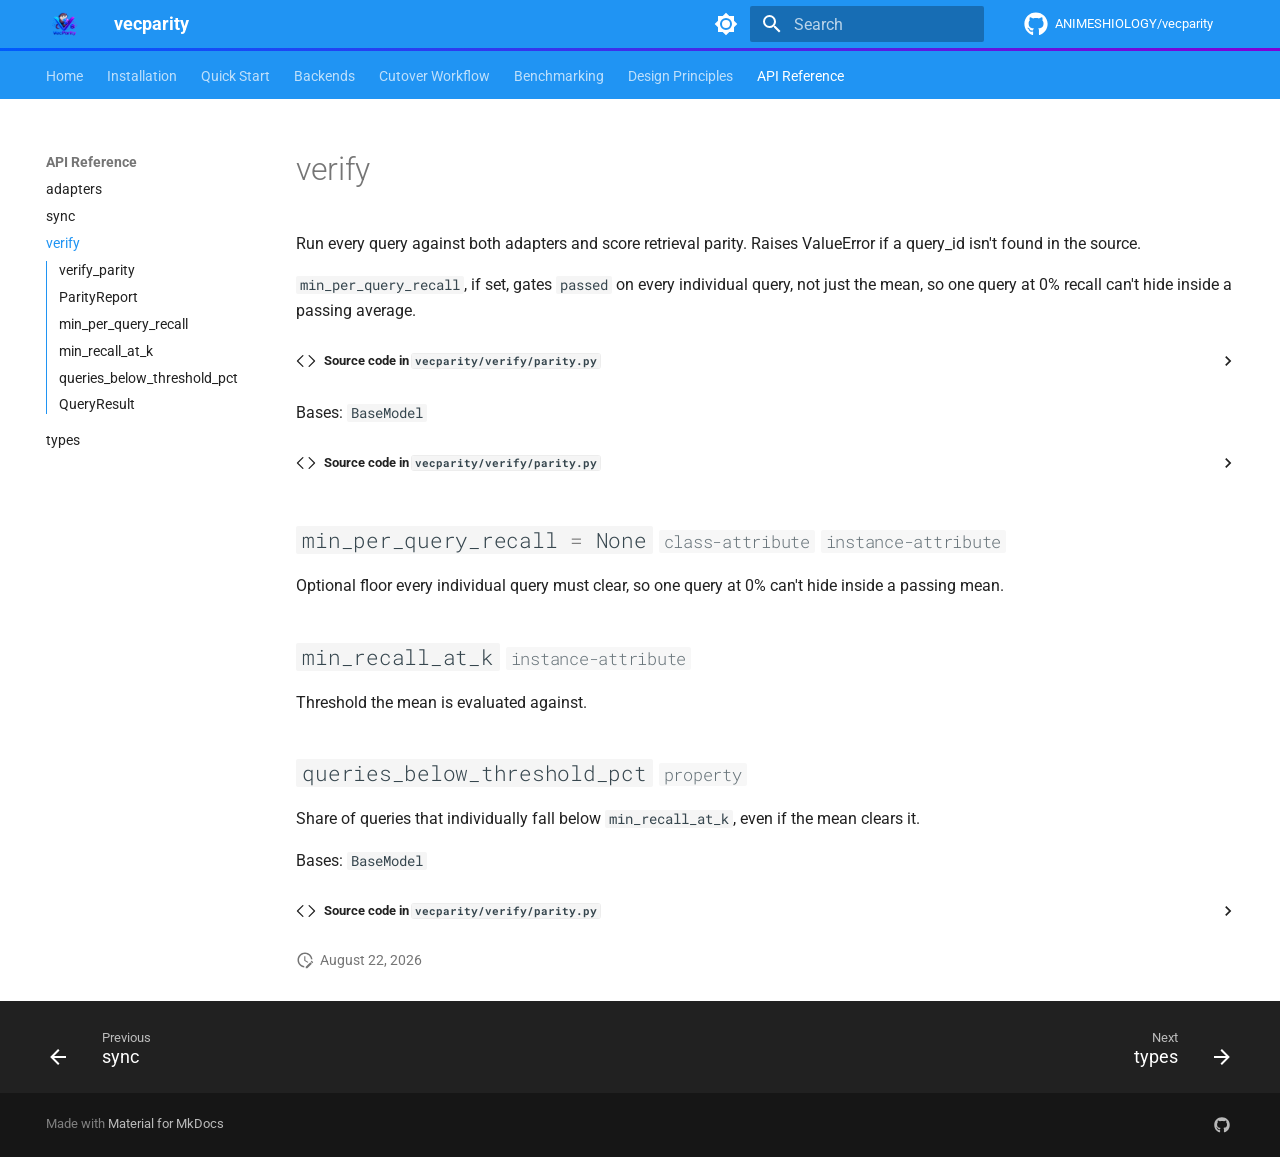
<file: api-reference/verify/index.html>
<!doctype html>
<html lang="en" class="no-js">
  <head>
    
      <meta charset="utf-8">
      <meta name="viewport" content="width=device-width,initial-scale=1">
      
      
      
        <link rel="canonical" href="https://animeshiology.github.io/vecparity/api-reference/verify/">
      
      
        <link rel="prev" href="../sync/">
      
      
        <link rel="next" href="../types/">
      
      
        
      
      
      <link rel="icon" href="../../assets/vecparity_logo.png">
      <meta name="generator" content="mkdocs-1.6.1, mkdocs-material-9.7.7">
    
    
      
        <title>verify - vecparity</title>
      
    
    
      <link rel="stylesheet" href="../../assets/stylesheets/main.ec1eaa64.min.css">
      
        
        <link rel="stylesheet" href="../../assets/stylesheets/palette.ab4e12ef.min.css">
      
      


    
    
      
    
    
      
        
        
        <link rel="preconnect" href="https://fonts.gstatic.com" crossorigin>
        <link rel="stylesheet" href="https://fonts.googleapis.com/css?family=Roboto:300,300i,400,400i,700,700i%7CRoboto+Mono:400,400i,700,700i&display=fallback">
        <style>:root{--md-text-font:"Roboto";--md-code-font:"Roboto Mono"}</style>
      
    
    
      <link rel="stylesheet" href="../../assets/_mkdocstrings.css">
    
      <link rel="stylesheet" href="../../stylesheets/extra.css">
    
    <script>__md_scope=new URL("../..",location),__md_hash=e=>[...e].reduce(((e,_)=>(e<<5)-e+_.charCodeAt(0)),0),__md_get=(e,_=localStorage,t=__md_scope)=>JSON.parse(_.getItem(t.pathname+"."+e)),__md_set=(e,_,t=localStorage,a=__md_scope)=>{try{t.setItem(a.pathname+"."+e,JSON.stringify(_))}catch(e){}}</script>
    
      

    
    
  </head>
  
  
    
    
      
    
    
    
    
    <body dir="ltr" data-md-color-scheme="default" data-md-color-primary="blue" data-md-color-accent="purple">
  
    
    <input class="md-toggle" data-md-toggle="drawer" type="checkbox" id="__drawer" autocomplete="off">
    <input class="md-toggle" data-md-toggle="search" type="checkbox" id="__search" autocomplete="off">
    <label class="md-overlay" for="__drawer"></label>
    <div data-md-component="skip">
      
        
        <a href="#verify" class="md-skip">
          Skip to content
        </a>
      
    </div>
    <div data-md-component="announce">
      
    </div>
    
    
      

<header class="md-header" data-md-component="header">
  <nav class="md-header__inner md-grid" aria-label="Header">
    <a href="../.." title="vecparity" class="md-header__button md-logo" aria-label="vecparity" data-md-component="logo">
      
  <img src="../../assets/vecparity_logo.png" alt="logo">

    </a>
    <label class="md-header__button md-icon" for="__drawer">
      
      <svg xmlns="http://www.w3.org/2000/svg" viewBox="0 0 24 24"><path d="M3 6h18v2H3zm0 5h18v2H3zm0 5h18v2H3z"/></svg>
    </label>
    <div class="md-header__title" data-md-component="header-title">
      <div class="md-header__ellipsis">
        <div class="md-header__topic">
          <span class="md-ellipsis">
            vecparity
          </span>
        </div>
        <div class="md-header__topic" data-md-component="header-topic">
          <span class="md-ellipsis">
            
              verify
            
          </span>
        </div>
      </div>
    </div>
    
      
        <form class="md-header__option" data-md-component="palette">
  
    
    
    
    <input class="md-option" data-md-color-media="" data-md-color-scheme="default" data-md-color-primary="blue" data-md-color-accent="purple"  aria-label="Switch to dark mode"  type="radio" name="__palette" id="__palette_0">
    
      <label class="md-header__button md-icon" title="Switch to dark mode" for="__palette_1" hidden>
        <svg xmlns="http://www.w3.org/2000/svg" viewBox="0 0 24 24"><path d="M12 8a4 4 0 0 0-4 4 4 4 0 0 0 4 4 4 4 0 0 0 4-4 4 4 0 0 0-4-4m0 10a6 6 0 0 1-6-6 6 6 0 0 1 6-6 6 6 0 0 1 6 6 6 6 0 0 1-6 6m8-9.31V4h-4.69L12 .69 8.69 4H4v4.69L.69 12 4 15.31V20h4.69L12 23.31 15.31 20H20v-4.69L23.31 12z"/></svg>
      </label>
    
  
    
    
    
    <input class="md-option" data-md-color-media="" data-md-color-scheme="slate" data-md-color-primary="blue" data-md-color-accent="purple"  aria-label="Switch to light mode"  type="radio" name="__palette" id="__palette_1">
    
      <label class="md-header__button md-icon" title="Switch to light mode" for="__palette_0" hidden>
        <svg xmlns="http://www.w3.org/2000/svg" viewBox="0 0 24 24"><path d="M12 18c-.89 0-1.74-.2-2.5-.55C11.56 16.5 13 14.42 13 12s-1.44-4.5-3.5-5.45C10.26 6.2 11.11 6 12 6a6 6 0 0 1 6 6 6 6 0 0 1-6 6m8-9.31V4h-4.69L12 .69 8.69 4H4v4.69L.69 12 4 15.31V20h4.69L12 23.31 15.31 20H20v-4.69L23.31 12z"/></svg>
      </label>
    
  
</form>
      
    
    
      <script>var palette=__md_get("__palette");if(palette&&palette.color){if("(prefers-color-scheme)"===palette.color.media){var media=matchMedia("(prefers-color-scheme: light)"),input=document.querySelector(media.matches?"[data-md-color-media='(prefers-color-scheme: light)']":"[data-md-color-media='(prefers-color-scheme: dark)']");palette.color.media=input.getAttribute("data-md-color-media"),palette.color.scheme=input.getAttribute("data-md-color-scheme"),palette.color.primary=input.getAttribute("data-md-color-primary"),palette.color.accent=input.getAttribute("data-md-color-accent")}for(var[key,value]of Object.entries(palette.color))document.body.setAttribute("data-md-color-"+key,value)}</script>
    
    
    
      
      
        <label class="md-header__button md-icon" for="__search">
          
          <svg xmlns="http://www.w3.org/2000/svg" viewBox="0 0 24 24"><path d="M9.5 3A6.5 6.5 0 0 1 16 9.5c0 1.61-.59 3.09-1.56 4.23l.27.27h.79l5 5-1.5 1.5-5-5v-.79l-.27-.27A6.52 6.52 0 0 1 9.5 16 6.5 6.5 0 0 1 3 9.5 6.5 6.5 0 0 1 9.5 3m0 2C7 5 5 7 5 9.5S7 14 9.5 14 14 12 14 9.5 12 5 9.5 5"/></svg>
        </label>
        <div class="md-search" data-md-component="search" role="dialog">
  <label class="md-search__overlay" for="__search"></label>
  <div class="md-search__inner" role="search">
    <form class="md-search__form" name="search">
      <input type="text" class="md-search__input" name="query" aria-label="Search" placeholder="Search" autocapitalize="off" autocorrect="off" autocomplete="off" spellcheck="false" data-md-component="search-query" required>
      <label class="md-search__icon md-icon" for="__search">
        
        <svg xmlns="http://www.w3.org/2000/svg" viewBox="0 0 24 24"><path d="M9.5 3A6.5 6.5 0 0 1 16 9.5c0 1.61-.59 3.09-1.56 4.23l.27.27h.79l5 5-1.5 1.5-5-5v-.79l-.27-.27A6.52 6.52 0 0 1 9.5 16 6.5 6.5 0 0 1 3 9.5 6.5 6.5 0 0 1 9.5 3m0 2C7 5 5 7 5 9.5S7 14 9.5 14 14 12 14 9.5 12 5 9.5 5"/></svg>
        
        <svg xmlns="http://www.w3.org/2000/svg" viewBox="0 0 24 24"><path d="M20 11v2H8l5.5 5.5-1.42 1.42L4.16 12l7.92-7.92L13.5 5.5 8 11z"/></svg>
      </label>
      <nav class="md-search__options" aria-label="Search">
        
        <button type="reset" class="md-search__icon md-icon" title="Clear" aria-label="Clear" tabindex="-1">
          
          <svg xmlns="http://www.w3.org/2000/svg" viewBox="0 0 24 24"><path d="M19 6.41 17.59 5 12 10.59 6.41 5 5 6.41 10.59 12 5 17.59 6.41 19 12 13.41 17.59 19 19 17.59 13.41 12z"/></svg>
        </button>
      </nav>
      
        <div class="md-search__suggest" data-md-component="search-suggest"></div>
      
    </form>
    <div class="md-search__output">
      <div class="md-search__scrollwrap" tabindex="0" data-md-scrollfix>
        <div class="md-search-result" data-md-component="search-result">
          <div class="md-search-result__meta">
            Initializing search
          </div>
          <ol class="md-search-result__list" role="presentation"></ol>
        </div>
      </div>
    </div>
  </div>
</div>
      
    
    
      <div class="md-header__source">
        <a href="https://github.com/ANIMESHIOLOGY/vecparity" title="Go to repository" class="md-source" data-md-component="source">
  <div class="md-source__icon md-icon">
    
    <svg xmlns="http://www.w3.org/2000/svg" viewBox="0 0 512 512"><!--! Font Awesome Free 7.1.0 by @fontawesome - https://fontawesome.com License - https://fontawesome.com/license/free (Icons: CC BY 4.0, Fonts: SIL OFL 1.1, Code: MIT License) Copyright 2025 Fonticons, Inc.--><path d="M173.9 397.4c0 2-2.3 3.6-5.2 3.6-3.3.3-5.6-1.3-5.6-3.6 0-2 2.3-3.6 5.2-3.6 3-.3 5.6 1.3 5.6 3.6m-31.1-4.5c-.7 2 1.3 4.3 4.3 4.9 2.6 1 5.6 0 6.2-2s-1.3-4.3-4.3-5.2c-2.6-.7-5.5.3-6.2 2.3m44.2-1.7c-2.9.7-4.9 2.6-4.6 4.9.3 2 2.9 3.3 5.9 2.6 2.9-.7 4.9-2.6 4.6-4.6-.3-1.9-3-3.2-5.9-2.9M252.8 8C114.1 8 8 113.3 8 252c0 110.9 69.8 205.8 169.5 239.2 12.8 2.3 17.3-5.6 17.3-12.1 0-6.2-.3-40.4-.3-61.4 0 0-70 15-84.7-29.8 0 0-11.4-29.1-27.8-36.6 0 0-22.9-15.7 1.6-15.4 0 0 24.9 2 38.6 25.8 21.9 38.6 58.6 27.5 72.9 20.9 2.3-16 8.8-27.1 16-33.7-55.9-6.2-112.3-14.3-112.3-110.5 0-27.5 7.6-41.3 23.6-58.9-2.6-6.5-11.1-33.3 2.6-67.9 20.9-6.5 69 27 69 27 20-5.6 41.5-8.5 62.8-8.5s42.8 2.9 62.8 8.5c0 0 48.1-33.6 69-27 13.7 34.7 5.2 61.4 2.6 67.9 16 17.7 25.8 31.5 25.8 58.9 0 96.5-58.9 104.2-114.8 110.5 9.2 7.9 17 22.9 17 46.4 0 33.7-.3 75.4-.3 83.6 0 6.5 4.6 14.4 17.3 12.1C436.2 457.8 504 362.9 504 252 504 113.3 391.5 8 252.8 8M105.2 352.9c-1.3 1-1 3.3.7 5.2 1.6 1.6 3.9 2.3 5.2 1 1.3-1 1-3.3-.7-5.2-1.6-1.6-3.9-2.3-5.2-1m-10.8-8.1c-.7 1.3.3 2.9 2.3 3.9 1.6 1 3.6.7 4.3-.7.7-1.3-.3-2.9-2.3-3.9-2-.6-3.6-.3-4.3.7m32.4 35.6c-1.6 1.3-1 4.3 1.3 6.2 2.3 2.3 5.2 2.6 6.5 1 1.3-1.3.7-4.3-1.3-6.2-2.2-2.3-5.2-2.6-6.5-1m-11.4-14.7c-1.6 1-1.6 3.6 0 5.9s4.3 3.3 5.6 2.3c1.6-1.3 1.6-3.9 0-6.2-1.4-2.3-4-3.3-5.6-2"/></svg>
  </div>
  <div class="md-source__repository">
    ANIMESHIOLOGY/vecparity
  </div>
</a>
      </div>
    
  </nav>
  
</header>
    
    <div class="md-container" data-md-component="container">
      
      
        
          
            
<nav class="md-tabs" aria-label="Tabs" data-md-component="tabs">
  <div class="md-grid">
    <ul class="md-tabs__list">
      
        
  
  
  
  
    <li class="md-tabs__item">
      <a href="../.." class="md-tabs__link">
        
  
  
    
  
  Home

      </a>
    </li>
  

      
        
  
  
  
  
    <li class="md-tabs__item">
      <a href="../../installation/" class="md-tabs__link">
        
  
  
    
  
  Installation

      </a>
    </li>
  

      
        
  
  
  
  
    <li class="md-tabs__item">
      <a href="../../quickstart/" class="md-tabs__link">
        
  
  
    
  
  Quick Start

      </a>
    </li>
  

      
        
  
  
  
  
    <li class="md-tabs__item">
      <a href="../../backends/" class="md-tabs__link">
        
  
  
    
  
  Backends

      </a>
    </li>
  

      
        
  
  
  
  
    <li class="md-tabs__item">
      <a href="../../cutover/" class="md-tabs__link">
        
  
  
    
  
  Cutover Workflow

      </a>
    </li>
  

      
        
  
  
  
  
    <li class="md-tabs__item">
      <a href="../../benchmarking/" class="md-tabs__link">
        
  
  
    
  
  Benchmarking

      </a>
    </li>
  

      
        
  
  
  
  
    <li class="md-tabs__item">
      <a href="../../design-principles/" class="md-tabs__link">
        
  
  
    
  
  Design Principles

      </a>
    </li>
  

      
        
  
  
  
    
  
  
    
    
      <li class="md-tabs__item md-tabs__item--active">
        <a href="../adapters/" class="md-tabs__link">
          
  
  
  API Reference

        </a>
      </li>
    
  

      
    </ul>
  </div>
</nav>
          
        
      
      <main class="md-main" data-md-component="main">
        <div class="md-main__inner md-grid">
          
            
              
              <div class="md-sidebar md-sidebar--primary" data-md-component="sidebar" data-md-type="navigation" >
                <div class="md-sidebar__scrollwrap">
                  <div class="md-sidebar__inner">
                    


  


  

<nav class="md-nav md-nav--primary md-nav--lifted md-nav--integrated" aria-label="Navigation" data-md-level="0">
  <label class="md-nav__title" for="__drawer">
    <a href="../.." title="vecparity" class="md-nav__button md-logo" aria-label="vecparity" data-md-component="logo">
      
  <img src="../../assets/vecparity_logo.png" alt="logo">

    </a>
    vecparity
  </label>
  
    <div class="md-nav__source">
      <a href="https://github.com/ANIMESHIOLOGY/vecparity" title="Go to repository" class="md-source" data-md-component="source">
  <div class="md-source__icon md-icon">
    
    <svg xmlns="http://www.w3.org/2000/svg" viewBox="0 0 512 512"><!--! Font Awesome Free 7.1.0 by @fontawesome - https://fontawesome.com License - https://fontawesome.com/license/free (Icons: CC BY 4.0, Fonts: SIL OFL 1.1, Code: MIT License) Copyright 2025 Fonticons, Inc.--><path d="M173.9 397.4c0 2-2.3 3.6-5.2 3.6-3.3.3-5.6-1.3-5.6-3.6 0-2 2.3-3.6 5.2-3.6 3-.3 5.6 1.3 5.6 3.6m-31.1-4.5c-.7 2 1.3 4.3 4.3 4.9 2.6 1 5.6 0 6.2-2s-1.3-4.3-4.3-5.2c-2.6-.7-5.5.3-6.2 2.3m44.2-1.7c-2.9.7-4.9 2.6-4.6 4.9.3 2 2.9 3.3 5.9 2.6 2.9-.7 4.9-2.6 4.6-4.6-.3-1.9-3-3.2-5.9-2.9M252.8 8C114.1 8 8 113.3 8 252c0 110.9 69.8 205.8 169.5 239.2 12.8 2.3 17.3-5.6 17.3-12.1 0-6.2-.3-40.4-.3-61.4 0 0-70 15-84.7-29.8 0 0-11.4-29.1-27.8-36.6 0 0-22.9-15.7 1.6-15.4 0 0 24.9 2 38.6 25.8 21.9 38.6 58.6 27.5 72.9 20.9 2.3-16 8.8-27.1 16-33.7-55.9-6.2-112.3-14.3-112.3-110.5 0-27.5 7.6-41.3 23.6-58.9-2.6-6.5-11.1-33.3 2.6-67.9 20.9-6.5 69 27 69 27 20-5.6 41.5-8.5 62.8-8.5s42.8 2.9 62.8 8.5c0 0 48.1-33.6 69-27 13.7 34.7 5.2 61.4 2.6 67.9 16 17.7 25.8 31.5 25.8 58.9 0 96.5-58.9 104.2-114.8 110.5 9.2 7.9 17 22.9 17 46.4 0 33.7-.3 75.4-.3 83.6 0 6.5 4.6 14.4 17.3 12.1C436.2 457.8 504 362.9 504 252 504 113.3 391.5 8 252.8 8M105.2 352.9c-1.3 1-1 3.3.7 5.2 1.6 1.6 3.9 2.3 5.2 1 1.3-1 1-3.3-.7-5.2-1.6-1.6-3.9-2.3-5.2-1m-10.8-8.1c-.7 1.3.3 2.9 2.3 3.9 1.6 1 3.6.7 4.3-.7.7-1.3-.3-2.9-2.3-3.9-2-.6-3.6-.3-4.3.7m32.4 35.6c-1.6 1.3-1 4.3 1.3 6.2 2.3 2.3 5.2 2.6 6.5 1 1.3-1.3.7-4.3-1.3-6.2-2.2-2.3-5.2-2.6-6.5-1m-11.4-14.7c-1.6 1-1.6 3.6 0 5.9s4.3 3.3 5.6 2.3c1.6-1.3 1.6-3.9 0-6.2-1.4-2.3-4-3.3-5.6-2"/></svg>
  </div>
  <div class="md-source__repository">
    ANIMESHIOLOGY/vecparity
  </div>
</a>
    </div>
  
  <ul class="md-nav__list" data-md-scrollfix>
    
      
      
  
  
  
  
    <li class="md-nav__item">
      <a href="../.." class="md-nav__link">
        
  
  
  <span class="md-ellipsis">
    
  
    Home
  

    
  </span>
  
  

      </a>
    </li>
  

    
      
      
  
  
  
  
    <li class="md-nav__item">
      <a href="../../installation/" class="md-nav__link">
        
  
  
  <span class="md-ellipsis">
    
  
    Installation
  

    
  </span>
  
  

      </a>
    </li>
  

    
      
      
  
  
  
  
    <li class="md-nav__item">
      <a href="../../quickstart/" class="md-nav__link">
        
  
  
  <span class="md-ellipsis">
    
  
    Quick Start
  

    
  </span>
  
  

      </a>
    </li>
  

    
      
      
  
  
  
  
    <li class="md-nav__item">
      <a href="../../backends/" class="md-nav__link">
        
  
  
  <span class="md-ellipsis">
    
  
    Backends
  

    
  </span>
  
  

      </a>
    </li>
  

    
      
      
  
  
  
  
    <li class="md-nav__item">
      <a href="../../cutover/" class="md-nav__link">
        
  
  
  <span class="md-ellipsis">
    
  
    Cutover Workflow
  

    
  </span>
  
  

      </a>
    </li>
  

    
      
      
  
  
  
  
    <li class="md-nav__item">
      <a href="../../benchmarking/" class="md-nav__link">
        
  
  
  <span class="md-ellipsis">
    
  
    Benchmarking
  

    
  </span>
  
  

      </a>
    </li>
  

    
      
      
  
  
  
  
    <li class="md-nav__item">
      <a href="../../design-principles/" class="md-nav__link">
        
  
  
  <span class="md-ellipsis">
    
  
    Design Principles
  

    
  </span>
  
  

      </a>
    </li>
  

    
      
      
  
  
    
  
  
  
    
    
    
    
      
        
        
      
      
        
      
    
    
    <li class="md-nav__item md-nav__item--active md-nav__item--section md-nav__item--nested">
      
        
        
        <input class="md-nav__toggle md-toggle " type="checkbox" id="__nav_8" checked>
        
          
          <label class="md-nav__link" for="__nav_8" id="__nav_8_label" tabindex="">
            
  
  
  <span class="md-ellipsis">
    
  
    API Reference
  

    
  </span>
  
  

            <span class="md-nav__icon md-icon"></span>
          </label>
        
        <nav class="md-nav" data-md-level="1" aria-labelledby="__nav_8_label" aria-expanded="true">
          <label class="md-nav__title" for="__nav_8">
            <span class="md-nav__icon md-icon"></span>
            
  
    API Reference
  

          </label>
          <ul class="md-nav__list" data-md-scrollfix>
            
              
                
  
  
  
  
    <li class="md-nav__item">
      <a href="../adapters/" class="md-nav__link">
        
  
  
  <span class="md-ellipsis">
    
  
    adapters
  

    
  </span>
  
  

      </a>
    </li>
  

              
            
              
                
  
  
  
  
    <li class="md-nav__item">
      <a href="../sync/" class="md-nav__link">
        
  
  
  <span class="md-ellipsis">
    
  
    sync
  

    
  </span>
  
  

      </a>
    </li>
  

              
            
              
                
  
  
    
  
  
  
    <li class="md-nav__item md-nav__item--active">
      
      <input class="md-nav__toggle md-toggle" type="checkbox" id="__toc">
      
      
        
      
      
        <label class="md-nav__link md-nav__link--active" for="__toc">
          
  
  
  <span class="md-ellipsis">
    
  
    verify
  

    
  </span>
  
  

          <span class="md-nav__icon md-icon"></span>
        </label>
      
      <a href="./" class="md-nav__link md-nav__link--active">
        
  
  
  <span class="md-ellipsis">
    
  
    verify
  

    
  </span>
  
  

      </a>
      
        

<nav class="md-nav md-nav--secondary" aria-label="Table of contents">
  
  
  
    
  
  
    <label class="md-nav__title" for="__toc">
      <span class="md-nav__icon md-icon"></span>
      Table of contents
    </label>
    <ul class="md-nav__list" data-md-component="toc" data-md-scrollfix>
      
        <li class="md-nav__item">
  <a href="#vecparity.verify.parity.verify_parity" class="md-nav__link">
    <span class="md-ellipsis">
      
        verify_parity
      
    </span>
  </a>
  
</li>
      
        <li class="md-nav__item">
  <a href="#vecparity.verify.parity.ParityReport" class="md-nav__link">
    <span class="md-ellipsis">
      
        ParityReport
      
    </span>
  </a>
  
</li>
      
        <li class="md-nav__item">
  <a href="#vecparity.verify.parity.ParityReport.min_per_query_recall" class="md-nav__link">
    <span class="md-ellipsis">
      
        min_per_query_recall
      
    </span>
  </a>
  
</li>
      
        <li class="md-nav__item">
  <a href="#vecparity.verify.parity.ParityReport.min_recall_at_k" class="md-nav__link">
    <span class="md-ellipsis">
      
        min_recall_at_k
      
    </span>
  </a>
  
</li>
      
        <li class="md-nav__item">
  <a href="#vecparity.verify.parity.ParityReport.queries_below_threshold_pct" class="md-nav__link">
    <span class="md-ellipsis">
      
        queries_below_threshold_pct
      
    </span>
  </a>
  
</li>
      
        <li class="md-nav__item">
  <a href="#vecparity.verify.parity.QueryResult" class="md-nav__link">
    <span class="md-ellipsis">
      
        QueryResult
      
    </span>
  </a>
  
</li>
      
    </ul>
  
</nav>
      
    </li>
  

              
            
              
                
  
  
  
  
    <li class="md-nav__item">
      <a href="../types/" class="md-nav__link">
        
  
  
  <span class="md-ellipsis">
    
  
    types
  

    
  </span>
  
  

      </a>
    </li>
  

              
            
          </ul>
        </nav>
      
    </li>
  

    
  </ul>
</nav>
                  </div>
                </div>
              </div>
            
            
          
          
            <div class="md-content" data-md-component="content">
              
              <article class="md-content__inner md-typeset">
                
                  


  
  


<h1 id="verify">verify</h1>


<div class="doc doc-object doc-function">



<a id="vecparity.verify.parity.verify_parity"></a>
    <div class="doc doc-contents first">

        <p>Run every query against both adapters and score retrieval parity.
Raises ValueError if a query_id isn't found in the source.</p>
<p><code>min_per_query_recall</code>, if set, gates <code>passed</code> on every individual
query, not just the mean, so one query at 0% recall can't hide inside
a passing average.</p>


            <details class="mkdocstrings-source">
              <summary>Source code in <code>vecparity/verify/parity.py</code></summary>
              <div class="highlight"><table class="highlighttable"><tr><td class="linenos"><div class="linenodiv"><pre><span></span><span class="normal"><a href="#__codelineno-0-136">136</a></span>
<span class="normal"><a href="#__codelineno-0-137">137</a></span>
<span class="normal"><a href="#__codelineno-0-138">138</a></span>
<span class="normal"><a href="#__codelineno-0-139">139</a></span>
<span class="normal"><a href="#__codelineno-0-140">140</a></span>
<span class="normal"><a href="#__codelineno-0-141">141</a></span>
<span class="normal"><a href="#__codelineno-0-142">142</a></span>
<span class="normal"><a href="#__codelineno-0-143">143</a></span>
<span class="normal"><a href="#__codelineno-0-144">144</a></span>
<span class="normal"><a href="#__codelineno-0-145">145</a></span>
<span class="normal"><a href="#__codelineno-0-146">146</a></span>
<span class="normal"><a href="#__codelineno-0-147">147</a></span>
<span class="normal"><a href="#__codelineno-0-148">148</a></span>
<span class="normal"><a href="#__codelineno-0-149">149</a></span>
<span class="normal"><a href="#__codelineno-0-150">150</a></span>
<span class="normal"><a href="#__codelineno-0-151">151</a></span>
<span class="normal"><a href="#__codelineno-0-152">152</a></span>
<span class="normal"><a href="#__codelineno-0-153">153</a></span>
<span class="normal"><a href="#__codelineno-0-154">154</a></span>
<span class="normal"><a href="#__codelineno-0-155">155</a></span>
<span class="normal"><a href="#__codelineno-0-156">156</a></span>
<span class="normal"><a href="#__codelineno-0-157">157</a></span>
<span class="normal"><a href="#__codelineno-0-158">158</a></span>
<span class="normal"><a href="#__codelineno-0-159">159</a></span>
<span class="normal"><a href="#__codelineno-0-160">160</a></span>
<span class="normal"><a href="#__codelineno-0-161">161</a></span>
<span class="normal"><a href="#__codelineno-0-162">162</a></span>
<span class="normal"><a href="#__codelineno-0-163">163</a></span>
<span class="normal"><a href="#__codelineno-0-164">164</a></span>
<span class="normal"><a href="#__codelineno-0-165">165</a></span>
<span class="normal"><a href="#__codelineno-0-166">166</a></span>
<span class="normal"><a href="#__codelineno-0-167">167</a></span>
<span class="normal"><a href="#__codelineno-0-168">168</a></span>
<span class="normal"><a href="#__codelineno-0-169">169</a></span></pre></div></td><td class="code"><div><pre><span></span><code><a id="__codelineno-0-136" name="__codelineno-0-136"></a><span class="k">def</span><span class="w"> </span><span class="nf">verify_parity</span><span class="p">(</span>
<a id="__codelineno-0-137" name="__codelineno-0-137"></a>    <span class="n">source</span><span class="p">:</span> <span class="n">VectorDBAdapter</span><span class="p">,</span>
<a id="__codelineno-0-138" name="__codelineno-0-138"></a>    <span class="n">target</span><span class="p">:</span> <span class="n">VectorDBAdapter</span><span class="p">,</span>
<a id="__codelineno-0-139" name="__codelineno-0-139"></a>    <span class="n">queries</span><span class="p">:</span> <span class="nb">list</span><span class="p">[</span><span class="n">QueryCase</span><span class="p">],</span>
<a id="__codelineno-0-140" name="__codelineno-0-140"></a>    <span class="n">min_recall_at_k</span><span class="p">:</span> <span class="nb">float</span> <span class="o">=</span> <span class="mf">0.9</span><span class="p">,</span>
<a id="__codelineno-0-141" name="__codelineno-0-141"></a>    <span class="n">min_per_query_recall</span><span class="p">:</span> <span class="nb">float</span> <span class="o">|</span> <span class="kc">None</span> <span class="o">=</span> <span class="kc">None</span><span class="p">,</span>
<a id="__codelineno-0-142" name="__codelineno-0-142"></a><span class="p">)</span> <span class="o">-&gt;</span> <span class="n">ParityReport</span><span class="p">:</span>
<a id="__codelineno-0-143" name="__codelineno-0-143"></a><span class="w">    </span><span class="sd">"""Run every query against both adapters and score retrieval parity.</span>
<a id="__codelineno-0-144" name="__codelineno-0-144"></a><span class="sd">    Raises ValueError if a query_id isn't found in the source.</span>
<a id="__codelineno-0-145" name="__codelineno-0-145"></a>
<a id="__codelineno-0-146" name="__codelineno-0-146"></a><span class="sd">    `min_per_query_recall`, if set, gates `passed` on every individual</span>
<a id="__codelineno-0-147" name="__codelineno-0-147"></a><span class="sd">    query, not just the mean, so one query at 0% recall can't hide inside</span>
<a id="__codelineno-0-148" name="__codelineno-0-148"></a><span class="sd">    a passing average.</span>
<a id="__codelineno-0-149" name="__codelineno-0-149"></a><span class="sd">    """</span>
<a id="__codelineno-0-150" name="__codelineno-0-150"></a>    <span class="n">results</span><span class="p">:</span> <span class="nb">list</span><span class="p">[</span><span class="n">QueryResult</span><span class="p">]</span> <span class="o">=</span> <span class="p">[]</span>
<a id="__codelineno-0-151" name="__codelineno-0-151"></a>    <span class="k">for</span> <span class="n">q</span> <span class="ow">in</span> <span class="n">queries</span><span class="p">:</span>
<a id="__codelineno-0-152" name="__codelineno-0-152"></a>        <span class="n">vector</span> <span class="o">=</span> <span class="n">q</span><span class="o">.</span><span class="n">query_vector</span>
<a id="__codelineno-0-153" name="__codelineno-0-153"></a>        <span class="k">if</span> <span class="n">vector</span> <span class="ow">is</span> <span class="kc">None</span><span class="p">:</span>
<a id="__codelineno-0-154" name="__codelineno-0-154"></a>            <span class="k">if</span> <span class="n">q</span><span class="o">.</span><span class="n">query_id</span> <span class="ow">is</span> <span class="kc">None</span><span class="p">:</span>
<a id="__codelineno-0-155" name="__codelineno-0-155"></a>                <span class="k">raise</span> <span class="ne">ValueError</span><span class="p">(</span><span class="s2">"QueryCase needs either query_vector or query_id"</span><span class="p">)</span>
<a id="__codelineno-0-156" name="__codelineno-0-156"></a>            <span class="n">record</span> <span class="o">=</span> <span class="n">source</span><span class="o">.</span><span class="n">get</span><span class="p">(</span><span class="n">q</span><span class="o">.</span><span class="n">query_id</span><span class="p">)</span>
<a id="__codelineno-0-157" name="__codelineno-0-157"></a>            <span class="k">if</span> <span class="n">record</span> <span class="ow">is</span> <span class="kc">None</span><span class="p">:</span>
<a id="__codelineno-0-158" name="__codelineno-0-158"></a>                <span class="k">raise</span> <span class="ne">ValueError</span><span class="p">(</span><span class="sa">f</span><span class="s2">"query_id </span><span class="si">{</span><span class="n">q</span><span class="o">.</span><span class="n">query_id</span><span class="si">!r}</span><span class="s2"> not found in source"</span><span class="p">)</span>
<a id="__codelineno-0-159" name="__codelineno-0-159"></a>            <span class="n">vector</span> <span class="o">=</span> <span class="n">record</span><span class="o">.</span><span class="n">vector</span>
<a id="__codelineno-0-160" name="__codelineno-0-160"></a>
<a id="__codelineno-0-161" name="__codelineno-0-161"></a>        <span class="n">source_hits</span> <span class="o">=</span> <span class="n">source</span><span class="o">.</span><span class="n">search</span><span class="p">(</span><span class="n">vector</span><span class="p">,</span> <span class="n">top_k</span><span class="o">=</span><span class="n">q</span><span class="o">.</span><span class="n">top_k</span><span class="p">,</span> <span class="nb">filter</span><span class="o">=</span><span class="n">q</span><span class="o">.</span><span class="n">filter</span><span class="p">)</span>
<a id="__codelineno-0-162" name="__codelineno-0-162"></a>        <span class="n">target_hits</span> <span class="o">=</span> <span class="n">target</span><span class="o">.</span><span class="n">search</span><span class="p">(</span><span class="n">vector</span><span class="p">,</span> <span class="n">top_k</span><span class="o">=</span><span class="n">q</span><span class="o">.</span><span class="n">top_k</span><span class="p">,</span> <span class="nb">filter</span><span class="o">=</span><span class="n">q</span><span class="o">.</span><span class="n">filter</span><span class="p">)</span>
<a id="__codelineno-0-163" name="__codelineno-0-163"></a>        <span class="n">results</span><span class="o">.</span><span class="n">append</span><span class="p">(</span><span class="n">_compare_one</span><span class="p">(</span><span class="n">source_hits</span><span class="p">,</span> <span class="n">target_hits</span><span class="p">,</span> <span class="n">q</span><span class="o">.</span><span class="n">label</span><span class="p">))</span>
<a id="__codelineno-0-164" name="__codelineno-0-164"></a>
<a id="__codelineno-0-165" name="__codelineno-0-165"></a>    <span class="k">return</span> <span class="n">ParityReport</span><span class="p">(</span>
<a id="__codelineno-0-166" name="__codelineno-0-166"></a>        <span class="n">results</span><span class="o">=</span><span class="n">results</span><span class="p">,</span>
<a id="__codelineno-0-167" name="__codelineno-0-167"></a>        <span class="n">min_recall_at_k</span><span class="o">=</span><span class="n">min_recall_at_k</span><span class="p">,</span>
<a id="__codelineno-0-168" name="__codelineno-0-168"></a>        <span class="n">min_per_query_recall</span><span class="o">=</span><span class="n">min_per_query_recall</span><span class="p">,</span>
<a id="__codelineno-0-169" name="__codelineno-0-169"></a>    <span class="p">)</span>
</code></pre></div></td></tr></table></div>
            </details>
    </div>

</div>

<div class="doc doc-object doc-class">



<a id="vecparity.verify.parity.ParityReport"></a>
    <div class="doc doc-contents first">
            <p class="doc doc-class-bases">
              Bases: <code><span title="pydantic.BaseModel">BaseModel</span></code></p>










              <details class="mkdocstrings-source">
                <summary>Source code in <code>vecparity/verify/parity.py</code></summary>
                <div class="highlight"><table class="highlighttable"><tr><td class="linenos"><div class="linenodiv"><pre><span></span><span class="normal"><a href="#__codelineno-0-26"> 26</a></span>
<span class="normal"><a href="#__codelineno-0-27"> 27</a></span>
<span class="normal"><a href="#__codelineno-0-28"> 28</a></span>
<span class="normal"><a href="#__codelineno-0-29"> 29</a></span>
<span class="normal"><a href="#__codelineno-0-30"> 30</a></span>
<span class="normal"><a href="#__codelineno-0-31"> 31</a></span>
<span class="normal"><a href="#__codelineno-0-32"> 32</a></span>
<span class="normal"><a href="#__codelineno-0-33"> 33</a></span>
<span class="normal"><a href="#__codelineno-0-34"> 34</a></span>
<span class="normal"><a href="#__codelineno-0-35"> 35</a></span>
<span class="normal"><a href="#__codelineno-0-36"> 36</a></span>
<span class="normal"><a href="#__codelineno-0-37"> 37</a></span>
<span class="normal"><a href="#__codelineno-0-38"> 38</a></span>
<span class="normal"><a href="#__codelineno-0-39"> 39</a></span>
<span class="normal"><a href="#__codelineno-0-40"> 40</a></span>
<span class="normal"><a href="#__codelineno-0-41"> 41</a></span>
<span class="normal"><a href="#__codelineno-0-42"> 42</a></span>
<span class="normal"><a href="#__codelineno-0-43"> 43</a></span>
<span class="normal"><a href="#__codelineno-0-44"> 44</a></span>
<span class="normal"><a href="#__codelineno-0-45"> 45</a></span>
<span class="normal"><a href="#__codelineno-0-46"> 46</a></span>
<span class="normal"><a href="#__codelineno-0-47"> 47</a></span>
<span class="normal"><a href="#__codelineno-0-48"> 48</a></span>
<span class="normal"><a href="#__codelineno-0-49"> 49</a></span>
<span class="normal"><a href="#__codelineno-0-50"> 50</a></span>
<span class="normal"><a href="#__codelineno-0-51"> 51</a></span>
<span class="normal"><a href="#__codelineno-0-52"> 52</a></span>
<span class="normal"><a href="#__codelineno-0-53"> 53</a></span>
<span class="normal"><a href="#__codelineno-0-54"> 54</a></span>
<span class="normal"><a href="#__codelineno-0-55"> 55</a></span>
<span class="normal"><a href="#__codelineno-0-56"> 56</a></span>
<span class="normal"><a href="#__codelineno-0-57"> 57</a></span>
<span class="normal"><a href="#__codelineno-0-58"> 58</a></span>
<span class="normal"><a href="#__codelineno-0-59"> 59</a></span>
<span class="normal"><a href="#__codelineno-0-60"> 60</a></span>
<span class="normal"><a href="#__codelineno-0-61"> 61</a></span>
<span class="normal"><a href="#__codelineno-0-62"> 62</a></span>
<span class="normal"><a href="#__codelineno-0-63"> 63</a></span>
<span class="normal"><a href="#__codelineno-0-64"> 64</a></span>
<span class="normal"><a href="#__codelineno-0-65"> 65</a></span>
<span class="normal"><a href="#__codelineno-0-66"> 66</a></span>
<span class="normal"><a href="#__codelineno-0-67"> 67</a></span>
<span class="normal"><a href="#__codelineno-0-68"> 68</a></span>
<span class="normal"><a href="#__codelineno-0-69"> 69</a></span>
<span class="normal"><a href="#__codelineno-0-70"> 70</a></span>
<span class="normal"><a href="#__codelineno-0-71"> 71</a></span>
<span class="normal"><a href="#__codelineno-0-72"> 72</a></span>
<span class="normal"><a href="#__codelineno-0-73"> 73</a></span>
<span class="normal"><a href="#__codelineno-0-74"> 74</a></span>
<span class="normal"><a href="#__codelineno-0-75"> 75</a></span>
<span class="normal"><a href="#__codelineno-0-76"> 76</a></span>
<span class="normal"><a href="#__codelineno-0-77"> 77</a></span>
<span class="normal"><a href="#__codelineno-0-78"> 78</a></span>
<span class="normal"><a href="#__codelineno-0-79"> 79</a></span>
<span class="normal"><a href="#__codelineno-0-80"> 80</a></span>
<span class="normal"><a href="#__codelineno-0-81"> 81</a></span>
<span class="normal"><a href="#__codelineno-0-82"> 82</a></span>
<span class="normal"><a href="#__codelineno-0-83"> 83</a></span>
<span class="normal"><a href="#__codelineno-0-84"> 84</a></span>
<span class="normal"><a href="#__codelineno-0-85"> 85</a></span>
<span class="normal"><a href="#__codelineno-0-86"> 86</a></span>
<span class="normal"><a href="#__codelineno-0-87"> 87</a></span>
<span class="normal"><a href="#__codelineno-0-88"> 88</a></span>
<span class="normal"><a href="#__codelineno-0-89"> 89</a></span>
<span class="normal"><a href="#__codelineno-0-90"> 90</a></span>
<span class="normal"><a href="#__codelineno-0-91"> 91</a></span>
<span class="normal"><a href="#__codelineno-0-92"> 92</a></span>
<span class="normal"><a href="#__codelineno-0-93"> 93</a></span>
<span class="normal"><a href="#__codelineno-0-94"> 94</a></span>
<span class="normal"><a href="#__codelineno-0-95"> 95</a></span>
<span class="normal"><a href="#__codelineno-0-96"> 96</a></span>
<span class="normal"><a href="#__codelineno-0-97"> 97</a></span>
<span class="normal"><a href="#__codelineno-0-98"> 98</a></span>
<span class="normal"><a href="#__codelineno-0-99"> 99</a></span>
<span class="normal"><a href="#__codelineno-0-100">100</a></span>
<span class="normal"><a href="#__codelineno-0-101">101</a></span>
<span class="normal"><a href="#__codelineno-0-102">102</a></span>
<span class="normal"><a href="#__codelineno-0-103">103</a></span></pre></div></td><td class="code"><div><pre><span></span><code><a id="__codelineno-0-26" name="__codelineno-0-26"></a><span class="k">class</span><span class="w"> </span><span class="nc">ParityReport</span><span class="p">(</span><span class="n">BaseModel</span><span class="p">):</span>
<a id="__codelineno-0-27" name="__codelineno-0-27"></a>    <span class="n">results</span><span class="p">:</span> <span class="nb">list</span><span class="p">[</span><span class="n">QueryResult</span><span class="p">]</span>
<a id="__codelineno-0-28" name="__codelineno-0-28"></a>    <span class="n">min_recall_at_k</span><span class="p">:</span> <span class="nb">float</span>
<a id="__codelineno-0-29" name="__codelineno-0-29"></a><span class="w">    </span><span class="sd">"""Threshold the mean is evaluated against."""</span>
<a id="__codelineno-0-30" name="__codelineno-0-30"></a>    <span class="n">min_per_query_recall</span><span class="p">:</span> <span class="nb">float</span> <span class="o">|</span> <span class="kc">None</span> <span class="o">=</span> <span class="kc">None</span>
<a id="__codelineno-0-31" name="__codelineno-0-31"></a><span class="w">    </span><span class="sd">"""Optional floor every individual query must clear, so one query at</span>
<a id="__codelineno-0-32" name="__codelineno-0-32"></a><span class="sd">    0% can't hide inside a passing mean."""</span>
<a id="__codelineno-0-33" name="__codelineno-0-33"></a>
<a id="__codelineno-0-34" name="__codelineno-0-34"></a>    <span class="nd">@property</span>
<a id="__codelineno-0-35" name="__codelineno-0-35"></a>    <span class="k">def</span><span class="w"> </span><span class="nf">mean_recall_at_k</span><span class="p">(</span><span class="bp">self</span><span class="p">)</span> <span class="o">-&gt;</span> <span class="nb">float</span><span class="p">:</span>
<a id="__codelineno-0-36" name="__codelineno-0-36"></a>        <span class="k">if</span> <span class="ow">not</span> <span class="bp">self</span><span class="o">.</span><span class="n">results</span><span class="p">:</span>
<a id="__codelineno-0-37" name="__codelineno-0-37"></a>            <span class="k">return</span> <span class="mf">1.0</span>
<a id="__codelineno-0-38" name="__codelineno-0-38"></a>        <span class="k">return</span> <span class="nb">sum</span><span class="p">(</span><span class="n">r</span><span class="o">.</span><span class="n">recall_at_k</span> <span class="k">for</span> <span class="n">r</span> <span class="ow">in</span> <span class="bp">self</span><span class="o">.</span><span class="n">results</span><span class="p">)</span> <span class="o">/</span> <span class="nb">len</span><span class="p">(</span><span class="bp">self</span><span class="o">.</span><span class="n">results</span><span class="p">)</span>
<a id="__codelineno-0-39" name="__codelineno-0-39"></a>
<a id="__codelineno-0-40" name="__codelineno-0-40"></a>    <span class="nd">@property</span>
<a id="__codelineno-0-41" name="__codelineno-0-41"></a>    <span class="k">def</span><span class="w"> </span><span class="nf">p50_recall</span><span class="p">(</span><span class="bp">self</span><span class="p">)</span> <span class="o">-&gt;</span> <span class="nb">float</span><span class="p">:</span>
<a id="__codelineno-0-42" name="__codelineno-0-42"></a>        <span class="k">return</span> <span class="bp">self</span><span class="o">.</span><span class="n">_percentile</span><span class="p">(</span><span class="mi">50</span><span class="p">)</span>
<a id="__codelineno-0-43" name="__codelineno-0-43"></a>
<a id="__codelineno-0-44" name="__codelineno-0-44"></a>    <span class="nd">@property</span>
<a id="__codelineno-0-45" name="__codelineno-0-45"></a>    <span class="k">def</span><span class="w"> </span><span class="nf">p95_recall</span><span class="p">(</span><span class="bp">self</span><span class="p">)</span> <span class="o">-&gt;</span> <span class="nb">float</span><span class="p">:</span>
<a id="__codelineno-0-46" name="__codelineno-0-46"></a>        <span class="k">return</span> <span class="bp">self</span><span class="o">.</span><span class="n">_percentile</span><span class="p">(</span><span class="mi">5</span><span class="p">)</span>
<a id="__codelineno-0-47" name="__codelineno-0-47"></a>
<a id="__codelineno-0-48" name="__codelineno-0-48"></a>    <span class="nd">@property</span>
<a id="__codelineno-0-49" name="__codelineno-0-49"></a>    <span class="k">def</span><span class="w"> </span><span class="nf">min_recall</span><span class="p">(</span><span class="bp">self</span><span class="p">)</span> <span class="o">-&gt;</span> <span class="nb">float</span><span class="p">:</span>
<a id="__codelineno-0-50" name="__codelineno-0-50"></a>        <span class="k">if</span> <span class="ow">not</span> <span class="bp">self</span><span class="o">.</span><span class="n">results</span><span class="p">:</span>
<a id="__codelineno-0-51" name="__codelineno-0-51"></a>            <span class="k">return</span> <span class="mf">1.0</span>
<a id="__codelineno-0-52" name="__codelineno-0-52"></a>        <span class="k">return</span> <span class="nb">min</span><span class="p">(</span><span class="n">r</span><span class="o">.</span><span class="n">recall_at_k</span> <span class="k">for</span> <span class="n">r</span> <span class="ow">in</span> <span class="bp">self</span><span class="o">.</span><span class="n">results</span><span class="p">)</span>
<a id="__codelineno-0-53" name="__codelineno-0-53"></a>
<a id="__codelineno-0-54" name="__codelineno-0-54"></a>    <span class="nd">@property</span>
<a id="__codelineno-0-55" name="__codelineno-0-55"></a>    <span class="k">def</span><span class="w"> </span><span class="nf">queries_below_threshold_pct</span><span class="p">(</span><span class="bp">self</span><span class="p">)</span> <span class="o">-&gt;</span> <span class="nb">float</span><span class="p">:</span>
<a id="__codelineno-0-56" name="__codelineno-0-56"></a><span class="w">        </span><span class="sd">"""Share of queries that individually fall below `min_recall_at_k`,</span>
<a id="__codelineno-0-57" name="__codelineno-0-57"></a><span class="sd">        even if the mean clears it."""</span>
<a id="__codelineno-0-58" name="__codelineno-0-58"></a>        <span class="k">if</span> <span class="ow">not</span> <span class="bp">self</span><span class="o">.</span><span class="n">results</span><span class="p">:</span>
<a id="__codelineno-0-59" name="__codelineno-0-59"></a>            <span class="k">return</span> <span class="mf">0.0</span>
<a id="__codelineno-0-60" name="__codelineno-0-60"></a>        <span class="n">below</span> <span class="o">=</span> <span class="nb">sum</span><span class="p">(</span><span class="mi">1</span> <span class="k">for</span> <span class="n">r</span> <span class="ow">in</span> <span class="bp">self</span><span class="o">.</span><span class="n">results</span> <span class="k">if</span> <span class="n">r</span><span class="o">.</span><span class="n">recall_at_k</span> <span class="o">&lt;</span> <span class="bp">self</span><span class="o">.</span><span class="n">min_recall_at_k</span><span class="p">)</span>
<a id="__codelineno-0-61" name="__codelineno-0-61"></a>        <span class="k">return</span> <span class="n">below</span> <span class="o">/</span> <span class="nb">len</span><span class="p">(</span><span class="bp">self</span><span class="o">.</span><span class="n">results</span><span class="p">)</span> <span class="o">*</span> <span class="mi">100</span>
<a id="__codelineno-0-62" name="__codelineno-0-62"></a>
<a id="__codelineno-0-63" name="__codelineno-0-63"></a>    <span class="k">def</span><span class="w"> </span><span class="nf">_percentile</span><span class="p">(</span><span class="bp">self</span><span class="p">,</span> <span class="n">low_percentile</span><span class="p">:</span> <span class="nb">int</span><span class="p">)</span> <span class="o">-&gt;</span> <span class="nb">float</span><span class="p">:</span>
<a id="__codelineno-0-64" name="__codelineno-0-64"></a>        <span class="c1"># p95 recall means the worst 5%, i.e. the 5th percentile of the</span>
<a id="__codelineno-0-65" name="__codelineno-0-65"></a>        <span class="c1"># recall distribution, not the 95th; `low_percentile` is that</span>
<a id="__codelineno-0-66" name="__codelineno-0-66"></a>        <span class="c1"># percentile directly so callers don't have to invert it.</span>
<a id="__codelineno-0-67" name="__codelineno-0-67"></a>        <span class="k">if</span> <span class="ow">not</span> <span class="bp">self</span><span class="o">.</span><span class="n">results</span><span class="p">:</span>
<a id="__codelineno-0-68" name="__codelineno-0-68"></a>            <span class="k">return</span> <span class="mf">1.0</span>
<a id="__codelineno-0-69" name="__codelineno-0-69"></a>        <span class="k">return</span> <span class="nb">float</span><span class="p">(</span><span class="n">np</span><span class="o">.</span><span class="n">percentile</span><span class="p">([</span><span class="n">r</span><span class="o">.</span><span class="n">recall_at_k</span> <span class="k">for</span> <span class="n">r</span> <span class="ow">in</span> <span class="bp">self</span><span class="o">.</span><span class="n">results</span><span class="p">],</span> <span class="n">low_percentile</span><span class="p">))</span>
<a id="__codelineno-0-70" name="__codelineno-0-70"></a>
<a id="__codelineno-0-71" name="__codelineno-0-71"></a>    <span class="nd">@property</span>
<a id="__codelineno-0-72" name="__codelineno-0-72"></a>    <span class="k">def</span><span class="w"> </span><span class="nf">worst_query</span><span class="p">(</span><span class="bp">self</span><span class="p">)</span> <span class="o">-&gt;</span> <span class="n">QueryResult</span> <span class="o">|</span> <span class="kc">None</span><span class="p">:</span>
<a id="__codelineno-0-73" name="__codelineno-0-73"></a>        <span class="k">if</span> <span class="ow">not</span> <span class="bp">self</span><span class="o">.</span><span class="n">results</span><span class="p">:</span>
<a id="__codelineno-0-74" name="__codelineno-0-74"></a>            <span class="k">return</span> <span class="kc">None</span>
<a id="__codelineno-0-75" name="__codelineno-0-75"></a>        <span class="k">return</span> <span class="nb">min</span><span class="p">(</span><span class="bp">self</span><span class="o">.</span><span class="n">results</span><span class="p">,</span> <span class="n">key</span><span class="o">=</span><span class="k">lambda</span> <span class="n">r</span><span class="p">:</span> <span class="n">r</span><span class="o">.</span><span class="n">recall_at_k</span><span class="p">)</span>
<a id="__codelineno-0-76" name="__codelineno-0-76"></a>
<a id="__codelineno-0-77" name="__codelineno-0-77"></a>    <span class="nd">@property</span>
<a id="__codelineno-0-78" name="__codelineno-0-78"></a>    <span class="k">def</span><span class="w"> </span><span class="nf">passed</span><span class="p">(</span><span class="bp">self</span><span class="p">)</span> <span class="o">-&gt;</span> <span class="nb">bool</span><span class="p">:</span>
<a id="__codelineno-0-79" name="__codelineno-0-79"></a>        <span class="k">if</span> <span class="bp">self</span><span class="o">.</span><span class="n">mean_recall_at_k</span> <span class="o">&lt;</span> <span class="bp">self</span><span class="o">.</span><span class="n">min_recall_at_k</span><span class="p">:</span>
<a id="__codelineno-0-80" name="__codelineno-0-80"></a>            <span class="k">return</span> <span class="kc">False</span>
<a id="__codelineno-0-81" name="__codelineno-0-81"></a>        <span class="k">if</span> <span class="bp">self</span><span class="o">.</span><span class="n">min_per_query_recall</span> <span class="ow">is</span> <span class="ow">not</span> <span class="kc">None</span> <span class="ow">and</span> <span class="bp">self</span><span class="o">.</span><span class="n">min_recall</span> <span class="o">&lt;</span> <span class="bp">self</span><span class="o">.</span><span class="n">min_per_query_recall</span><span class="p">:</span>
<a id="__codelineno-0-82" name="__codelineno-0-82"></a>            <span class="k">return</span> <span class="kc">False</span>
<a id="__codelineno-0-83" name="__codelineno-0-83"></a>        <span class="k">return</span> <span class="kc">True</span>
<a id="__codelineno-0-84" name="__codelineno-0-84"></a>
<a id="__codelineno-0-85" name="__codelineno-0-85"></a>    <span class="k">def</span><span class="w"> </span><span class="nf">summary</span><span class="p">(</span><span class="bp">self</span><span class="p">)</span> <span class="o">-&gt;</span> <span class="nb">str</span><span class="p">:</span>
<a id="__codelineno-0-86" name="__codelineno-0-86"></a>        <span class="n">lines</span> <span class="o">=</span> <span class="p">[</span>
<a id="__codelineno-0-87" name="__codelineno-0-87"></a>            <span class="sa">f</span><span class="s2">"Parity report: </span><span class="si">{</span><span class="nb">len</span><span class="p">(</span><span class="bp">self</span><span class="o">.</span><span class="n">results</span><span class="p">)</span><span class="si">}</span><span class="s2"> queries, "</span>
<a id="__codelineno-0-88" name="__codelineno-0-88"></a>            <span class="sa">f</span><span class="s2">"mean recall@k = </span><span class="si">{</span><span class="bp">self</span><span class="o">.</span><span class="n">mean_recall_at_k</span><span class="si">:</span><span class="s2">.3f</span><span class="si">}</span><span class="s2"> "</span>
<a id="__codelineno-0-89" name="__codelineno-0-89"></a>            <span class="sa">f</span><span class="s2">"(threshold </span><span class="si">{</span><span class="bp">self</span><span class="o">.</span><span class="n">min_recall_at_k</span><span class="si">:</span><span class="s2">.3f</span><span class="si">}</span><span class="s2">): "</span>
<a id="__codelineno-0-90" name="__codelineno-0-90"></a>            <span class="sa">f</span><span class="s2">"</span><span class="si">{</span><span class="s1">'PASS'</span><span class="w"> </span><span class="k">if</span><span class="w"> </span><span class="bp">self</span><span class="o">.</span><span class="n">passed</span><span class="w"> </span><span class="k">else</span><span class="w"> </span><span class="s1">'FAIL'</span><span class="si">}</span><span class="s2">"</span><span class="p">,</span>
<a id="__codelineno-0-91" name="__codelineno-0-91"></a>            <span class="sa">f</span><span class="s2">"  p50=</span><span class="si">{</span><span class="bp">self</span><span class="o">.</span><span class="n">p50_recall</span><span class="si">:</span><span class="s2">.3f</span><span class="si">}</span><span class="s2"> p95=</span><span class="si">{</span><span class="bp">self</span><span class="o">.</span><span class="n">p95_recall</span><span class="si">:</span><span class="s2">.3f</span><span class="si">}</span><span class="s2"> "</span>
<a id="__codelineno-0-92" name="__codelineno-0-92"></a>            <span class="sa">f</span><span class="s2">"min=</span><span class="si">{</span><span class="bp">self</span><span class="o">.</span><span class="n">min_recall</span><span class="si">:</span><span class="s2">.3f</span><span class="si">}</span><span class="s2"> "</span>
<a id="__codelineno-0-93" name="__codelineno-0-93"></a>            <span class="sa">f</span><span class="s2">"below_threshold=</span><span class="si">{</span><span class="bp">self</span><span class="o">.</span><span class="n">queries_below_threshold_pct</span><span class="si">:</span><span class="s2">.1f</span><span class="si">}</span><span class="s2">%"</span><span class="p">,</span>
<a id="__codelineno-0-94" name="__codelineno-0-94"></a>        <span class="p">]</span>
<a id="__codelineno-0-95" name="__codelineno-0-95"></a>        <span class="n">worst</span> <span class="o">=</span> <span class="bp">self</span><span class="o">.</span><span class="n">worst_query</span>
<a id="__codelineno-0-96" name="__codelineno-0-96"></a>        <span class="k">if</span> <span class="n">worst</span> <span class="ow">is</span> <span class="ow">not</span> <span class="kc">None</span> <span class="ow">and</span> <span class="ow">not</span> <span class="bp">self</span><span class="o">.</span><span class="n">passed</span><span class="p">:</span>
<a id="__codelineno-0-97" name="__codelineno-0-97"></a>            <span class="n">lines</span><span class="o">.</span><span class="n">append</span><span class="p">(</span>
<a id="__codelineno-0-98" name="__codelineno-0-98"></a>                <span class="sa">f</span><span class="s2">"  worst query: </span><span class="si">{</span><span class="n">worst</span><span class="o">.</span><span class="n">label</span><span class="w"> </span><span class="ow">or</span><span class="w"> </span><span class="s1">'(unlabeled)'</span><span class="si">}</span><span class="s2">: "</span>
<a id="__codelineno-0-99" name="__codelineno-0-99"></a>                <span class="sa">f</span><span class="s2">"recall@k=</span><span class="si">{</span><span class="n">worst</span><span class="o">.</span><span class="n">recall_at_k</span><span class="si">:</span><span class="s2">.3f</span><span class="si">}</span><span class="s2">, "</span>
<a id="__codelineno-0-100" name="__codelineno-0-100"></a>                <span class="sa">f</span><span class="s2">"overlap=</span><span class="si">{</span><span class="n">worst</span><span class="o">.</span><span class="n">jaccard_overlap</span><span class="si">:</span><span class="s2">.3f</span><span class="si">}</span><span class="s2">, "</span>
<a id="__codelineno-0-101" name="__codelineno-0-101"></a>                <span class="sa">f</span><span class="s2">"score_drift=</span><span class="si">{</span><span class="n">worst</span><span class="o">.</span><span class="n">mean_score_drift</span><span class="si">:</span><span class="s2">.4f</span><span class="si">}</span><span class="s2">"</span>
<a id="__codelineno-0-102" name="__codelineno-0-102"></a>            <span class="p">)</span>
<a id="__codelineno-0-103" name="__codelineno-0-103"></a>        <span class="k">return</span> <span class="s2">"</span><span class="se">\n</span><span class="s2">"</span><span class="o">.</span><span class="n">join</span><span class="p">(</span><span class="n">lines</span><span class="p">)</span>
</code></pre></div></td></tr></table></div>
              </details>



<div class="doc doc-children">







<div class="doc doc-object doc-attribute">



<h2 id="vecparity.verify.parity.ParityReport.min_per_query_recall" class="doc doc-heading">
            <code class="highlight language-python"><span class="n">min_per_query_recall</span> <span class="o">=</span> <span class="kc">None</span></code>

  <span class="doc doc-labels">
      <small class="doc doc-label doc-label-class-attribute"><code>class-attribute</code></small>
      <small class="doc doc-label doc-label-instance-attribute"><code>instance-attribute</code></small>
  </span>

</h2>


    <div class="doc doc-contents ">

        <p>Optional floor every individual query must clear, so one query at
0% can't hide inside a passing mean.</p>

    </div>

</div>

<div class="doc doc-object doc-attribute">



<h2 id="vecparity.verify.parity.ParityReport.min_recall_at_k" class="doc doc-heading">
            <code class="highlight language-python"><span class="n">min_recall_at_k</span></code>

  <span class="doc doc-labels">
      <small class="doc doc-label doc-label-instance-attribute"><code>instance-attribute</code></small>
  </span>

</h2>


    <div class="doc doc-contents ">

        <p>Threshold the mean is evaluated against.</p>

    </div>

</div>

<div class="doc doc-object doc-attribute">



<h2 id="vecparity.verify.parity.ParityReport.queries_below_threshold_pct" class="doc doc-heading">
            <code class="highlight language-python"><span class="n">queries_below_threshold_pct</span></code>

  <span class="doc doc-labels">
      <small class="doc doc-label doc-label-property"><code>property</code></small>
  </span>

</h2>


    <div class="doc doc-contents ">

        <p>Share of queries that individually fall below <code>min_recall_at_k</code>,
even if the mean clears it.</p>

    </div>

</div>






  </div>

    </div>

</div>

<div class="doc doc-object doc-class">



<a id="vecparity.verify.parity.QueryResult"></a>
    <div class="doc doc-contents first">
            <p class="doc doc-class-bases">
              Bases: <code><span title="pydantic.BaseModel">BaseModel</span></code></p>










              <details class="mkdocstrings-source">
                <summary>Source code in <code>vecparity/verify/parity.py</code></summary>
                <div class="highlight"><table class="highlighttable"><tr><td class="linenos"><div class="linenodiv"><pre><span></span><span class="normal"><a href="#__codelineno-0-17">17</a></span>
<span class="normal"><a href="#__codelineno-0-18">18</a></span>
<span class="normal"><a href="#__codelineno-0-19">19</a></span>
<span class="normal"><a href="#__codelineno-0-20">20</a></span>
<span class="normal"><a href="#__codelineno-0-21">21</a></span>
<span class="normal"><a href="#__codelineno-0-22">22</a></span>
<span class="normal"><a href="#__codelineno-0-23">23</a></span></pre></div></td><td class="code"><div><pre><span></span><code><a id="__codelineno-0-17" name="__codelineno-0-17"></a><span class="k">class</span><span class="w"> </span><span class="nc">QueryResult</span><span class="p">(</span><span class="n">BaseModel</span><span class="p">):</span>
<a id="__codelineno-0-18" name="__codelineno-0-18"></a>    <span class="n">label</span><span class="p">:</span> <span class="nb">str</span> <span class="o">|</span> <span class="kc">None</span>
<a id="__codelineno-0-19" name="__codelineno-0-19"></a>    <span class="n">recall_at_k</span><span class="p">:</span> <span class="nb">float</span>
<a id="__codelineno-0-20" name="__codelineno-0-20"></a>    <span class="n">jaccard_overlap</span><span class="p">:</span> <span class="nb">float</span>
<a id="__codelineno-0-21" name="__codelineno-0-21"></a>    <span class="n">mean_score_drift</span><span class="p">:</span> <span class="nb">float</span>
<a id="__codelineno-0-22" name="__codelineno-0-22"></a>    <span class="n">source_top_k</span><span class="p">:</span> <span class="nb">list</span><span class="p">[</span><span class="nb">str</span><span class="p">]</span>
<a id="__codelineno-0-23" name="__codelineno-0-23"></a>    <span class="n">target_top_k</span><span class="p">:</span> <span class="nb">list</span><span class="p">[</span><span class="nb">str</span><span class="p">]</span>
</code></pre></div></td></tr></table></div>
              </details>



<div class="doc doc-children">












  </div>

    </div>

</div>







  
    
  
  


  <aside class="md-source-file">
    
      
  <span class="md-source-file__fact">
    <span class="md-icon" title="Last update">
      <svg xmlns="http://www.w3.org/2000/svg" viewBox="0 0 24 24"><path d="M21 13.1c-.1 0-.3.1-.4.2l-1 1 2.1 2.1 1-1c.2-.2.2-.6 0-.8l-1.3-1.3c-.1-.1-.2-.2-.4-.2m-1.9 1.8-6.1 6V23h2.1l6.1-6.1zM12.5 7v5.2l4 2.4-1 1L11 13V7zM11 21.9c-5.1-.5-9-4.8-9-9.9C2 6.5 6.5 2 12 2c5.3 0 9.6 4.1 10 9.3-.3-.1-.6-.2-1-.2s-.7.1-1 .2C19.6 7.2 16.2 4 12 4c-4.4 0-8 3.6-8 8 0 4.1 3.1 7.5 7.1 7.9l-.1.2z"/></svg>
    </span>
    <span class="git-revision-date-localized-plugin git-revision-date-localized-plugin-date" title="August 22, 2026 12:44:03 UTC">August 22, 2026</span>
  </span>

    
    
    
    
  </aside>





                
              </article>
            </div>
          
          
<script>var target=document.getElementById(location.hash.slice(1));target&&target.name&&(target.checked=target.name.startsWith("__tabbed_"))</script>
        </div>
        
          <button type="button" class="md-top md-icon" data-md-component="top" hidden>
  
  <svg xmlns="http://www.w3.org/2000/svg" viewBox="0 0 24 24"><path d="M13 20h-2V8l-5.5 5.5-1.42-1.42L12 4.16l7.92 7.92-1.42 1.42L13 8z"/></svg>
  Back to top
</button>
        
      </main>
      
        <footer class="md-footer">
  
    
      
      <nav class="md-footer__inner md-grid" aria-label="Footer" >
        
          
          <a href="../sync/" class="md-footer__link md-footer__link--prev" aria-label="Previous: sync">
            <div class="md-footer__button md-icon">
              
              <svg xmlns="http://www.w3.org/2000/svg" viewBox="0 0 24 24"><path d="M20 11v2H8l5.5 5.5-1.42 1.42L4.16 12l7.92-7.92L13.5 5.5 8 11z"/></svg>
            </div>
            <div class="md-footer__title">
              <span class="md-footer__direction">
                Previous
              </span>
              <div class="md-ellipsis">
                sync
              </div>
            </div>
          </a>
        
        
          
          <a href="../types/" class="md-footer__link md-footer__link--next" aria-label="Next: types">
            <div class="md-footer__title">
              <span class="md-footer__direction">
                Next
              </span>
              <div class="md-ellipsis">
                types
              </div>
            </div>
            <div class="md-footer__button md-icon">
              
              <svg xmlns="http://www.w3.org/2000/svg" viewBox="0 0 24 24"><path d="M4 11v2h12l-5.5 5.5 1.42 1.42L19.84 12l-7.92-7.92L10.5 5.5 16 11z"/></svg>
            </div>
          </a>
        
      </nav>
    
  
  <div class="md-footer-meta md-typeset">
    <div class="md-footer-meta__inner md-grid">
      <div class="md-copyright">
  
  
    Made with
    <a href="https://squidfunk.github.io/mkdocs-material/" target="_blank" rel="noopener">
      Material for MkDocs
    </a>
  
</div>
      
        
<div class="md-social">
  
    
    
    
    
    <a href="https://github.com/ANIMESHIOLOGY/vecparity" target="_blank" rel="noopener" title="vecparity on GitHub" class="md-social__link">
      <svg xmlns="http://www.w3.org/2000/svg" viewBox="0 0 512 512"><!--! Font Awesome Free 7.1.0 by @fontawesome - https://fontawesome.com License - https://fontawesome.com/license/free (Icons: CC BY 4.0, Fonts: SIL OFL 1.1, Code: MIT License) Copyright 2025 Fonticons, Inc.--><path d="M173.9 397.4c0 2-2.3 3.6-5.2 3.6-3.3.3-5.6-1.3-5.6-3.6 0-2 2.3-3.6 5.2-3.6 3-.3 5.6 1.3 5.6 3.6m-31.1-4.5c-.7 2 1.3 4.3 4.3 4.9 2.6 1 5.6 0 6.2-2s-1.3-4.3-4.3-5.2c-2.6-.7-5.5.3-6.2 2.3m44.2-1.7c-2.9.7-4.9 2.6-4.6 4.9.3 2 2.9 3.3 5.9 2.6 2.9-.7 4.9-2.6 4.6-4.6-.3-1.9-3-3.2-5.9-2.9M252.8 8C114.1 8 8 113.3 8 252c0 110.9 69.8 205.8 169.5 239.2 12.8 2.3 17.3-5.6 17.3-12.1 0-6.2-.3-40.4-.3-61.4 0 0-70 15-84.7-29.8 0 0-11.4-29.1-27.8-36.6 0 0-22.9-15.7 1.6-15.4 0 0 24.9 2 38.6 25.8 21.9 38.6 58.6 27.5 72.9 20.9 2.3-16 8.8-27.1 16-33.7-55.9-6.2-112.3-14.3-112.3-110.5 0-27.5 7.6-41.3 23.6-58.9-2.6-6.5-11.1-33.3 2.6-67.9 20.9-6.5 69 27 69 27 20-5.6 41.5-8.5 62.8-8.5s42.8 2.9 62.8 8.5c0 0 48.1-33.6 69-27 13.7 34.7 5.2 61.4 2.6 67.9 16 17.7 25.8 31.5 25.8 58.9 0 96.5-58.9 104.2-114.8 110.5 9.2 7.9 17 22.9 17 46.4 0 33.7-.3 75.4-.3 83.6 0 6.5 4.6 14.4 17.3 12.1C436.2 457.8 504 362.9 504 252 504 113.3 391.5 8 252.8 8M105.2 352.9c-1.3 1-1 3.3.7 5.2 1.6 1.6 3.9 2.3 5.2 1 1.3-1 1-3.3-.7-5.2-1.6-1.6-3.9-2.3-5.2-1m-10.8-8.1c-.7 1.3.3 2.9 2.3 3.9 1.6 1 3.6.7 4.3-.7.7-1.3-.3-2.9-2.3-3.9-2-.6-3.6-.3-4.3.7m32.4 35.6c-1.6 1.3-1 4.3 1.3 6.2 2.3 2.3 5.2 2.6 6.5 1 1.3-1.3.7-4.3-1.3-6.2-2.2-2.3-5.2-2.6-6.5-1m-11.4-14.7c-1.6 1-1.6 3.6 0 5.9s4.3 3.3 5.6 2.3c1.6-1.3 1.6-3.9 0-6.2-1.4-2.3-4-3.3-5.6-2"/></svg>
    </a>
  
</div>
      
    </div>
  </div>
</footer>
      
    </div>
    <div class="md-dialog" data-md-component="dialog">
      <div class="md-dialog__inner md-typeset"></div>
    </div>
    
    
    
      
      
      <script id="__config" type="application/json">{"annotate": null, "base": "../..", "features": ["navigation.tabs", "navigation.sections", "navigation.expand", "navigation.top", "navigation.footer", "toc.integrate", "content.code.copy", "content.tooltips", "search.suggest", "search.highlight"], "search": "../../assets/javascripts/workers/search.2c215733.min.js", "tags": null, "translations": {"clipboard.copied": "Copied to clipboard", "clipboard.copy": "Copy to clipboard", "search.result.more.one": "1 more on this page", "search.result.more.other": "# more on this page", "search.result.none": "No matching documents", "search.result.one": "1 matching document", "search.result.other": "# matching documents", "search.result.placeholder": "Type to start searching", "search.result.term.missing": "Missing", "select.version": "Select version"}, "version": null}</script>
    
    
      <script src="../../assets/javascripts/bundle.d7400e89.min.js"></script>
      
    
  </body>
</html>
</file>
<file: assets/_mkdocstrings.css>
/* Avoid breaking parameter names, etc. in table cells. */
.doc-contents td code {
  word-break: normal !important;
}

/* No line break before first paragraph of descriptions. */
.doc-md-description,
.doc-md-description>p:first-child {
  display: inline;
}

/* No text transformation from Material for MkDocs for H5 headings. */
.md-typeset h5 .doc-object-name {
  text-transform: none;
}

/* Max width for docstring sections tables. */
.doc .md-typeset__table,
.doc .md-typeset__table table {
  display: table !important;
  width: 100%;
}

.doc .md-typeset__table tr {
  display: table-row;
}

/* Defaults in Spacy table style. */
.doc-param-default,
.doc-type_param-default {
  float: right;
}

/* Parameter headings must be inline, not blocks. */
.doc-heading-parameter,
.doc-heading-type_parameter {
  display: inline;
}

/* Default font size for parameter headings. */
.md-typeset .doc-heading-parameter {
  font-size: inherit;
}

/* Prefer space on the right, not the left of parameter permalinks. */
.doc-heading-parameter .headerlink,
.doc-heading-type_parameter .headerlink {
  margin-left: 0 !important;
  margin-right: 0.2rem;
}

/* Backward-compatibility: docstring section titles in bold. */
.doc-section-title {
  font-weight: bold;
}

/* Backlinks crumb separator. */
.doc-backlink-crumb {
  display: inline-flex;
  gap: .2rem;
  white-space: nowrap;
  align-items: center;
  vertical-align: middle;
}
.doc-backlink-crumb:not(:first-child)::before {
  background-color: var(--md-default-fg-color--lighter);
  content: "";
  display: inline;
  height: 1rem;
  --md-path-icon: url('data:image/svg+xml;charset=utf-8,<svg xmlns="http://www.w3.org/2000/svg" viewBox="0 0 24 24"><path d="M8.59 16.58 13.17 12 8.59 7.41 10 6l6 6-6 6z"/></svg>');
  -webkit-mask-image: var(--md-path-icon);
  mask-image: var(--md-path-icon);
  width: 1rem;
}
.doc-backlink-crumb.last {
  font-weight: bold;
}

/* Symbols in Navigation and ToC. */
:root, :host,
[data-md-color-scheme="default"] {
  --doc-symbol-parameter-fg-color: #df50af;
  --doc-symbol-type_parameter-fg-color: #df50af;
  --doc-symbol-attribute-fg-color: #953800;
  --doc-symbol-function-fg-color: #8250df;
  --doc-symbol-method-fg-color: #8250df;
  --doc-symbol-class-fg-color: #0550ae;
  --doc-symbol-type_alias-fg-color: #0550ae;
  --doc-symbol-module-fg-color: #5cad0f;

  --doc-symbol-parameter-bg-color: #df50af1a;
  --doc-symbol-type_parameter-bg-color: #df50af1a;
  --doc-symbol-attribute-bg-color: #9538001a;
  --doc-symbol-function-bg-color: #8250df1a;
  --doc-symbol-method-bg-color: #8250df1a;
  --doc-symbol-class-bg-color: #0550ae1a;
  --doc-symbol-type_alias-bg-color: #0550ae1a;
  --doc-symbol-module-bg-color: #5cad0f1a;
}

[data-md-color-scheme="slate"] {
  --doc-symbol-parameter-fg-color: #ffa8cc;
  --doc-symbol-type_parameter-fg-color: #ffa8cc;
  --doc-symbol-attribute-fg-color: #ffa657;
  --doc-symbol-function-fg-color: #d2a8ff;
  --doc-symbol-method-fg-color: #d2a8ff;
  --doc-symbol-class-fg-color: #79c0ff;
  --doc-symbol-type_alias-fg-color: #79c0ff;
  --doc-symbol-module-fg-color: #baff79;

  --doc-symbol-parameter-bg-color: #ffa8cc1a;
  --doc-symbol-type_parameter-bg-color: #ffa8cc1a;
  --doc-symbol-attribute-bg-color: #ffa6571a;
  --doc-symbol-function-bg-color: #d2a8ff1a;
  --doc-symbol-method-bg-color: #d2a8ff1a;
  --doc-symbol-class-bg-color: #79c0ff1a;
  --doc-symbol-type_alias-bg-color: #79c0ff1a;
  --doc-symbol-module-bg-color: #baff791a;
}

code.doc-symbol {
  border-radius: .1rem;
  font-size: .85em;
  padding: 0 .3em;
  font-weight: bold;
}

code.doc-symbol-parameter,
a code.doc-symbol-parameter {
  color: var(--doc-symbol-parameter-fg-color);
  background-color: var(--doc-symbol-parameter-bg-color);
}

code.doc-symbol-parameter::after {
  content: "param";
}

code.doc-symbol-type_parameter,
a code.doc-symbol-type_parameter {
  color: var(--doc-symbol-type_parameter-fg-color);
  background-color: var(--doc-symbol-type_parameter-bg-color);
}

code.doc-symbol-type_parameter::after {
  content: "type-param";
}

code.doc-symbol-attribute,
a code.doc-symbol-attribute {
  color: var(--doc-symbol-attribute-fg-color);
  background-color: var(--doc-symbol-attribute-bg-color);
}

code.doc-symbol-attribute::after {
  content: "attr";
}

code.doc-symbol-function,
a code.doc-symbol-function {
  color: var(--doc-symbol-function-fg-color);
  background-color: var(--doc-symbol-function-bg-color);
}

code.doc-symbol-function::after {
  content: "func";
}

code.doc-symbol-method,
a code.doc-symbol-method {
  color: var(--doc-symbol-method-fg-color);
  background-color: var(--doc-symbol-method-bg-color);
}

code.doc-symbol-method::after {
  content: "meth";
}

code.doc-symbol-class,
a code.doc-symbol-class {
  color: var(--doc-symbol-class-fg-color);
  background-color: var(--doc-symbol-class-bg-color);
}

code.doc-symbol-class::after {
  content: "class";
}


code.doc-symbol-type_alias,
a code.doc-symbol-type_alias {
  color: var(--doc-symbol-type_alias-fg-color);
  background-color: var(--doc-symbol-type_alias-bg-color);
}

code.doc-symbol-type_alias::after {
  content: "type";
}

code.doc-symbol-module,
a code.doc-symbol-module {
  color: var(--doc-symbol-module-fg-color);
  background-color: var(--doc-symbol-module-bg-color);
}

code.doc-symbol-module::after {
  content: "mod";
}

.doc-signature .autorefs {
  color: inherit;
  border-bottom: 1px dotted currentcolor;
}

/* Source code blocks (admonitions). */
:root {
  --md-admonition-icon--mkdocstrings-source: url('data:image/svg+xml;charset=utf-8,<svg xmlns="http://www.w3.org/2000/svg" viewBox="0 0 24 24"><path d="M15.22 4.97a.75.75 0 0 1 1.06 0l6.5 6.5a.75.75 0 0 1 0 1.06l-6.5 6.5a.749.749 0 0 1-1.275-.326.75.75 0 0 1 .215-.734L21.19 12l-5.97-5.97a.75.75 0 0 1 0-1.06m-6.44 0a.75.75 0 0 1 0 1.06L2.81 12l5.97 5.97a.749.749 0 0 1-.326 1.275.75.75 0 0 1-.734-.215l-6.5-6.5a.75.75 0 0 1 0-1.06l6.5-6.5a.75.75 0 0 1 1.06 0"/></svg>')
}
.md-typeset .admonition.mkdocstrings-source,
.md-typeset details.mkdocstrings-source {
  border: none;
  padding: 0;
}
.md-typeset .admonition.mkdocstrings-source:focus-within,
.md-typeset details.mkdocstrings-source:focus-within {
  box-shadow: none;
}
.md-typeset .mkdocstrings-source > .admonition-title,
.md-typeset .mkdocstrings-source > summary {
  background-color: inherit;
}
.md-typeset .mkdocstrings-source > .admonition-title::before,
.md-typeset .mkdocstrings-source > summary::before {
  background-color: var(--md-default-fg-color);
  -webkit-mask-image: var(--md-admonition-icon--mkdocstrings-source);
          mask-image: var(--md-admonition-icon--mkdocstrings-source);
}
</file>
<file: stylesheets/extra.css>
/* Brand colors sampled directly from logo/vecparity_logo.png. */

:root {
  --md-primary-fg-color: #005bfd;
  --md-primary-fg-color--light: #3378ff;
  --md-primary-fg-color--dark: #0047cc;
  --md-accent-fg-color: #8000d6;
  --md-accent-fg-color--transparent: #8000d61a;
}

[data-md-color-scheme="slate"] {
  --md-primary-fg-color: #3378ff;
  --md-accent-fg-color: #a855f7;
  --md-accent-fg-color--transparent: #a855f71a;
  --md-default-bg-color: #0a0a12;
  --md-default-bg-color--light: #0a0a12cc;
  --md-default-bg-color--lighter: #0a0a1299;
  --md-default-bg-color--lightest: #0a0a1212;
  --md-default-fg-color--lightest: #0a0a1212;
}

/* Thin brand gradient under the header, echoing the logo's blue-to-purple. */
.md-header {
  box-shadow: none;
  border-bottom: 3px solid transparent;
  border-image: linear-gradient(90deg, #005bfd, #8000d6) 1;
}

[data-md-color-scheme="slate"] .md-header {
  border-image: linear-gradient(90deg, #3378ff, #a855f7) 1;
}

.md-tabs {
  border-bottom: none;
}
</file>
<file: assets/stylesheets/main.ec1eaa64.min.css>
@charset "UTF-8";html{-webkit-text-size-adjust:none;-moz-text-size-adjust:none;text-size-adjust:none;box-sizing:border-box}*,:after,:before{box-sizing:inherit}@media (prefers-reduced-motion){*,:after,:before{transition:none!important}}body{margin:0}a,button,input,label{-webkit-tap-highlight-color:transparent}a{color:inherit;text-decoration:none}hr{border:0;box-sizing:initial;display:block;height:.05rem;overflow:visible;padding:0}small{font-size:80%}sub,sup{line-height:1em}img{border-style:none}table{border-collapse:initial;border-spacing:0}td,th{font-weight:400;vertical-align:top}button{background:#0000;border:0;font-family:inherit;font-size:inherit;margin:0;padding:0}input{border:0;outline:none}:root{--md-primary-fg-color:#4051b5;--md-primary-fg-color--light:#5d6cc0;--md-primary-fg-color--dark:#303fa1;--md-primary-bg-color:#fff;--md-primary-bg-color--light:#ffffffb3;--md-accent-fg-color:#526cfe;--md-accent-fg-color--transparent:#526cfe1a;--md-accent-bg-color:#fff;--md-accent-bg-color--light:#ffffffb3}[data-md-color-scheme=default]{color-scheme:light}[data-md-color-scheme=default] img[src$="#gh-dark-mode-only"],[data-md-color-scheme=default] img[src$="#only-dark"]{display:none}:root,[data-md-color-scheme=default]{--md-hue:225deg;--md-default-fg-color:#000000de;--md-default-fg-color--light:#0000008a;--md-default-fg-color--lighter:#00000052;--md-default-fg-color--lightest:#00000012;--md-default-bg-color:#fff;--md-default-bg-color--light:#ffffffb3;--md-default-bg-color--lighter:#ffffff4d;--md-default-bg-color--lightest:#ffffff1f;--md-code-fg-color:#36464e;--md-code-bg-color:#f5f5f5;--md-code-bg-color--light:#f5f5f5b3;--md-code-bg-color--lighter:#f5f5f54d;--md-code-hl-color:#4287ff;--md-code-hl-color--light:#4287ff1a;--md-code-hl-number-color:#d52a2a;--md-code-hl-special-color:#db1457;--md-code-hl-function-color:#a846b9;--md-code-hl-constant-color:#6e59d9;--md-code-hl-keyword-color:#3f6ec6;--md-code-hl-string-color:#1c7d4d;--md-code-hl-name-color:var(--md-code-fg-color);--md-code-hl-operator-color:var(--md-default-fg-color--light);--md-code-hl-punctuation-color:var(--md-default-fg-color--light);--md-code-hl-comment-color:var(--md-default-fg-color--light);--md-code-hl-generic-color:var(--md-default-fg-color--light);--md-code-hl-variable-color:var(--md-default-fg-color--light);--md-typeset-color:var(--md-default-fg-color);--md-typeset-a-color:var(--md-primary-fg-color);--md-typeset-del-color:#f5503d26;--md-typeset-ins-color:#0bd57026;--md-typeset-kbd-color:#fafafa;--md-typeset-kbd-accent-color:#fff;--md-typeset-kbd-border-color:#b8b8b8;--md-typeset-mark-color:#ffff0080;--md-typeset-table-color:#0000001f;--md-typeset-table-color--light:rgba(0,0,0,.035);--md-admonition-fg-color:var(--md-default-fg-color);--md-admonition-bg-color:var(--md-default-bg-color);--md-warning-fg-color:#000000de;--md-warning-bg-color:#ff9;--md-footer-fg-color:#fff;--md-footer-fg-color--light:#ffffffb3;--md-footer-fg-color--lighter:#ffffff73;--md-footer-bg-color:#000000de;--md-footer-bg-color--dark:#00000052;--md-shadow-z1:0 0.2rem 0.5rem #0000000d,0 0 0.05rem #0000001a;--md-shadow-z2:0 0.2rem 0.5rem #0000001a,0 0 0.05rem #00000040;--md-shadow-z3:0 0.2rem 0.5rem #0003,0 0 0.05rem #00000059}.md-icon svg{fill:currentcolor;display:block;height:1.2rem;width:1.2rem}body{-webkit-font-smoothing:antialiased;-moz-osx-font-smoothing:grayscale;--md-text-font-family:var(--md-text-font,_),-apple-system,BlinkMacSystemFont,Helvetica,Arial,sans-serif;--md-code-font-family:var(--md-code-font,_),SFMono-Regular,Consolas,Menlo,monospace}aside,body,input{font-feature-settings:"kern","liga";color:var(--md-typeset-color);font-family:var(--md-text-font-family)}code,kbd,pre{font-feature-settings:"kern";font-family:var(--md-code-font-family)}:root{--md-typeset-table-sort-icon:url('data:image/svg+xml;charset=utf-8,<svg xmlns="http://www.w3.org/2000/svg" viewBox="0 0 24 24"><path d="m18 21-4-4h3V7h-3l4-4 4 4h-3v10h3M2 19v-2h10v2M2 13v-2h7v2M2 7V5h4v2z"/></svg>');--md-typeset-table-sort-icon--asc:url('data:image/svg+xml;charset=utf-8,<svg xmlns="http://www.w3.org/2000/svg" viewBox="0 0 24 24"><path d="M19 17h3l-4 4-4-4h3V3h2M2 17h10v2H2M6 5v2H2V5m0 6h7v2H2z"/></svg>');--md-typeset-table-sort-icon--desc:url('data:image/svg+xml;charset=utf-8,<svg xmlns="http://www.w3.org/2000/svg" viewBox="0 0 24 24"><path d="M19 7h3l-4-4-4 4h3v14h2M2 17h10v2H2M6 5v2H2V5m0 6h7v2H2z"/></svg>')}.md-typeset{-webkit-print-color-adjust:exact;color-adjust:exact;font-size:.8rem;line-height:1.6;overflow-wrap:break-word}@media print{.md-typeset{font-size:.68rem}}.md-typeset blockquote,.md-typeset dl,.md-typeset figure,.md-typeset ol,.md-typeset pre,.md-typeset ul{margin-bottom:1em;margin-top:1em}.md-typeset h1{color:var(--md-default-fg-color--light);font-size:2em;line-height:1.3;margin:0 0 1.25em}.md-typeset h1,.md-typeset h2{font-weight:300;letter-spacing:-.01em}.md-typeset h2{font-size:1.5625em;line-height:1.4;margin:1.6em 0 .64em}.md-typeset h3{font-size:1.25em;font-weight:400;letter-spacing:-.01em;line-height:1.5;margin:1.6em 0 .8em}.md-typeset h2+h3{margin-top:.8em}.md-typeset h4{font-weight:700;letter-spacing:-.01em;margin:1em 0}.md-typeset h5,.md-typeset h6{color:var(--md-default-fg-color--light);font-size:.8em;font-weight:700;letter-spacing:-.01em;margin:1.25em 0}.md-typeset h5{text-transform:uppercase}.md-typeset h5 code{text-transform:none}.md-typeset hr{border-bottom:.05rem solid var(--md-default-fg-color--lightest);display:flow-root;margin:1.5em 0}.md-typeset a{color:var(--md-typeset-a-color);word-break:break-word}.md-typeset a,.md-typeset a:before{transition:color 125ms}.md-typeset a:focus,.md-typeset a:hover{color:var(--md-accent-fg-color)}.md-typeset a:focus code,.md-typeset a:hover code{background-color:var(--md-accent-fg-color--transparent);color:var(--md-accent-fg-color)}.md-typeset a code{color:var(--md-typeset-a-color)}.md-typeset a.focus-visible{outline-color:var(--md-accent-fg-color);outline-offset:.2rem}.md-typeset code,.md-typeset kbd,.md-typeset pre{color:var(--md-code-fg-color);direction:ltr;font-variant-ligatures:none;transition:background-color 125ms}@media print{.md-typeset code,.md-typeset kbd,.md-typeset pre{white-space:pre-wrap}}.md-typeset code{background-color:var(--md-code-bg-color);border-radius:.1rem;-webkit-box-decoration-break:clone;box-decoration-break:clone;font-size:.85em;padding:0 .2941176471em;transition:color 125ms,background-color 125ms;word-break:break-word}.md-typeset code:not(.focus-visible){-webkit-tap-highlight-color:transparent;outline:none}.md-typeset pre{display:flow-root;line-height:1.4;position:relative}.md-typeset pre>code{-webkit-box-decoration-break:slice;box-decoration-break:slice;box-shadow:none;display:block;margin:0;outline-color:var(--md-accent-fg-color);overflow:auto;padding:.7720588235em 1.1764705882em;scrollbar-color:var(--md-default-fg-color--lighter) #0000;scrollbar-width:thin;touch-action:auto;word-break:normal}.md-typeset pre>code:hover{scrollbar-color:var(--md-accent-fg-color) #0000}.md-typeset pre>code::-webkit-scrollbar{height:.2rem;width:.2rem}.md-typeset pre>code::-webkit-scrollbar-thumb{background-color:var(--md-default-fg-color--lighter)}.md-typeset pre>code::-webkit-scrollbar-thumb:hover{background-color:var(--md-accent-fg-color)}.md-typeset kbd{background-color:var(--md-typeset-kbd-color);border-radius:.1rem;box-shadow:0 .1rem 0 .05rem var(--md-typeset-kbd-border-color),0 .1rem 0 var(--md-typeset-kbd-border-color),0 -.1rem .2rem var(--md-typeset-kbd-accent-color) inset;color:var(--md-default-fg-color);display:inline-block;font-size:.75em;padding:0 .6666666667em;vertical-align:text-top;word-break:break-word}.md-typeset mark{background-color:var(--md-typeset-mark-color);-webkit-box-decoration-break:clone;box-decoration-break:clone;color:inherit;word-break:break-word}.md-typeset abbr{cursor:help;text-decoration:none}.md-typeset [data-preview],.md-typeset abbr{border-bottom:.05rem dotted var(--md-default-fg-color--light)}.md-typeset small{opacity:.75}[dir=ltr] .md-typeset sub,[dir=ltr] .md-typeset sup{margin-left:.078125em}[dir=rtl] .md-typeset sub,[dir=rtl] .md-typeset sup{margin-right:.078125em}[dir=ltr] .md-typeset blockquote{padding-left:.6rem}[dir=rtl] .md-typeset blockquote{padding-right:.6rem}[dir=ltr] .md-typeset blockquote{border-left:.2rem solid var(--md-default-fg-color--lighter)}[dir=rtl] .md-typeset blockquote{border-right:.2rem solid var(--md-default-fg-color--lighter)}.md-typeset blockquote{color:var(--md-default-fg-color--light);margin-left:0;margin-right:0}.md-typeset ul{list-style-type:disc}.md-typeset ul[type]{list-style-type:revert-layer}[dir=ltr] .md-typeset ol,[dir=ltr] .md-typeset ul{margin-left:.625em}[dir=rtl] .md-typeset ol,[dir=rtl] .md-typeset ul{margin-right:.625em}.md-typeset ol,.md-typeset ul{padding:0}.md-typeset ol:not([hidden]),.md-typeset ul:not([hidden]){display:flow-root}.md-typeset ol ol,.md-typeset ul ol{list-style-type:lower-alpha}.md-typeset ol ol ol,.md-typeset ul ol ol{list-style-type:lower-roman}.md-typeset ol ol ol ol,.md-typeset ul ol ol ol{list-style-type:upper-alpha}.md-typeset ol ol ol ol ol,.md-typeset ul ol ol ol ol{list-style-type:upper-roman}.md-typeset ol[type],.md-typeset ul[type]{list-style-type:revert-layer}[dir=ltr] .md-typeset ol li,[dir=ltr] .md-typeset ul li{margin-left:1.25em}[dir=rtl] .md-typeset ol li,[dir=rtl] .md-typeset ul li{margin-right:1.25em}.md-typeset ol li,.md-typeset ul li{margin-bottom:.5em}.md-typeset ol li blockquote,.md-typeset ol li p,.md-typeset ul li blockquote,.md-typeset ul li p{margin:.5em 0}.md-typeset ol li:last-child,.md-typeset ul li:last-child{margin-bottom:0}[dir=ltr] .md-typeset ol li ol,[dir=ltr] .md-typeset ol li ul,[dir=ltr] .md-typeset ul li ol,[dir=ltr] .md-typeset ul li ul{margin-left:.625em}[dir=rtl] .md-typeset ol li ol,[dir=rtl] .md-typeset ol li ul,[dir=rtl] .md-typeset ul li ol,[dir=rtl] .md-typeset ul li ul{margin-right:.625em}.md-typeset ol li ol,.md-typeset ol li ul,.md-typeset ul li ol,.md-typeset ul li ul{margin-bottom:.5em;margin-top:.5em}[dir=ltr] .md-typeset dd{margin-left:1.875em}[dir=rtl] .md-typeset dd{margin-right:1.875em}.md-typeset dd{margin-bottom:1.5em;margin-top:1em}.md-typeset img,.md-typeset svg,.md-typeset video{height:auto;max-width:100%}.md-typeset img[align=left]{margin:1em 1em 1em 0}.md-typeset img[align=right]{margin:1em 0 1em 1em}.md-typeset img[align]:only-child{margin-top:0}.md-typeset figure{display:flow-root;margin:1em auto;max-width:100%;text-align:center;width:fit-content}.md-typeset figure img{display:block;margin:0 auto}.md-typeset figcaption{font-style:italic;margin:1em auto;max-width:24rem}.md-typeset iframe{max-width:100%}.md-typeset table:not([class]){background-color:var(--md-default-bg-color);border:.05rem solid var(--md-typeset-table-color);border-radius:.1rem;display:inline-block;font-size:.64rem;max-width:100%;overflow:auto;touch-action:auto}@media print{.md-typeset table:not([class]){display:table}}.md-typeset table:not([class])+*{margin-top:1.5em}.md-typeset table:not([class]) td>:first-child,.md-typeset table:not([class]) th>:first-child{margin-top:0}.md-typeset table:not([class]) td>:last-child,.md-typeset table:not([class]) th>:last-child{margin-bottom:0}.md-typeset table:not([class]) td:not([align]),.md-typeset table:not([class]) th:not([align]){text-align:left}[dir=rtl] .md-typeset table:not([class]) td:not([align]),[dir=rtl] .md-typeset table:not([class]) th:not([align]){text-align:right}.md-typeset table:not([class]) th{font-weight:700;min-width:5rem;padding:.9375em 1.25em;vertical-align:top}.md-typeset table:not([class]) td{border-top:.05rem solid var(--md-typeset-table-color);padding:.9375em 1.25em;vertical-align:top}.md-typeset table:not([class]) tbody tr{transition:background-color 125ms}.md-typeset table:not([class]) tbody tr:hover{background-color:var(--md-typeset-table-color--light);box-shadow:0 .05rem 0 var(--md-default-bg-color) inset}.md-typeset table:not([class]) a{word-break:normal}.md-typeset table th[role=columnheader]{cursor:pointer}[dir=ltr] .md-typeset table th[role=columnheader]:after{margin-left:.5em}[dir=rtl] .md-typeset table th[role=columnheader]:after{margin-right:.5em}.md-typeset table th[role=columnheader]:after{content:"";display:inline-block;height:1.2em;-webkit-mask-image:var(--md-typeset-table-sort-icon);mask-image:var(--md-typeset-table-sort-icon);-webkit-mask-repeat:no-repeat;mask-repeat:no-repeat;-webkit-mask-size:contain;mask-size:contain;transition:background-color 125ms;vertical-align:text-bottom;width:1.2em}.md-typeset table th[role=columnheader]:hover:after{background-color:var(--md-default-fg-color--lighter)}.md-typeset table th[role=columnheader][aria-sort=ascending]:after{background-color:var(--md-default-fg-color--light);-webkit-mask-image:var(--md-typeset-table-sort-icon--asc);mask-image:var(--md-typeset-table-sort-icon--asc)}.md-typeset table th[role=columnheader][aria-sort=descending]:after{background-color:var(--md-default-fg-color--light);-webkit-mask-image:var(--md-typeset-table-sort-icon--desc);mask-image:var(--md-typeset-table-sort-icon--desc)}.md-typeset__scrollwrap{margin:1em -.8rem;overflow-x:auto;touch-action:auto}.md-typeset__table{display:inline-block;margin-bottom:.5em;padding:0 .8rem}@media print{.md-typeset__table{display:block}}html .md-typeset__table table{display:table;margin:0;overflow:hidden;width:100%}@media screen and (max-width:44.984375em){.md-content__inner>pre{margin:1em -.8rem}.md-content__inner>pre code{border-radius:0}}.md-typeset .md-author{border-radius:100%;display:block;flex-shrink:0;height:1.6rem;overflow:hidden;position:relative;transition:color 125ms,transform 125ms;width:1.6rem}.md-typeset .md-author img{display:block}.md-typeset .md-author--more{background:var(--md-default-fg-color--lightest);color:var(--md-default-fg-color--lighter);font-size:.6rem;font-weight:700;line-height:1.6rem;text-align:center}.md-typeset .md-author--long{height:2.4rem;width:2.4rem}.md-typeset a.md-author{transform:scale(1)}.md-typeset a.md-author img{border-radius:100%;filter:grayscale(100%) opacity(75%);transition:filter 125ms}.md-typeset a.md-author:focus,.md-typeset a.md-author:hover{transform:scale(1.1);z-index:1}.md-typeset a.md-author:focus img,.md-typeset a.md-author:hover img{filter:grayscale(0)}.md-banner{background-color:var(--md-footer-bg-color);color:var(--md-footer-fg-color);overflow:auto}@media print{.md-banner{display:none}}.md-banner--warning{background-color:var(--md-warning-bg-color);color:var(--md-warning-fg-color)}.md-banner__inner{font-size:.7rem;margin:.6rem auto;padding:0 .8rem}[dir=ltr] .md-banner__button{float:right}[dir=rtl] .md-banner__button{float:left}.md-banner__button{color:inherit;cursor:pointer;transition:opacity .25s}.no-js .md-banner__button{display:none}.md-banner__button:hover{opacity:.7}html{font-size:125%;height:100%;overflow-x:hidden}@media screen and (min-width:100em){html{font-size:137.5%}}@media screen and (min-width:125em){html{font-size:150%}}body{background-color:var(--md-default-bg-color);display:flex;flex-direction:column;font-size:.5rem;min-height:100%;position:relative;width:100%}@media print{body{display:block}}@media screen and (max-width:59.984375em){body[data-md-scrolllock]{position:fixed}}.md-grid{margin-left:auto;margin-right:auto;max-width:61rem}.md-container{display:flex;flex-direction:column;flex-grow:1}@media print{.md-container{display:block}}.md-main{flex-grow:1}.md-main__inner{display:flex;height:100%;margin-top:1.5rem}.md-ellipsis{overflow:hidden;text-overflow:ellipsis}.md-toggle{display:none}.md-option{height:0;opacity:0;position:absolute;width:0}.md-option:checked+label:not([hidden]){display:block}.md-option.focus-visible+label{outline-color:var(--md-accent-fg-color);outline-style:auto}.md-skip{background-color:var(--md-default-fg-color);border-radius:.1rem;color:var(--md-default-bg-color);font-size:.64rem;margin:.5rem;opacity:0;outline-color:var(--md-accent-fg-color);padding:.3rem .5rem;position:fixed;transform:translateY(.4rem);z-index:-1}.md-skip:focus{opacity:1;transform:translateY(0);transition:transform .25s cubic-bezier(.4,0,.2,1),opacity 175ms 75ms;z-index:10}@page{margin:25mm}:root{--md-clipboard-icon:url('data:image/svg+xml;charset=utf-8,<svg xmlns="http://www.w3.org/2000/svg" viewBox="0 0 24 24"><path d="M19 21H8V7h11m0-2H8a2 2 0 0 0-2 2v14a2 2 0 0 0 2 2h11a2 2 0 0 0 2-2V7a2 2 0 0 0-2-2m-3-4H4a2 2 0 0 0-2 2v14h2V3h12z"/></svg>')}.md-clipboard{border-radius:.1rem;color:var(--md-default-fg-color--lightest);cursor:pointer;height:1.5em;outline-color:var(--md-accent-fg-color);outline-offset:.1rem;transition:color .25s;width:1.5em;z-index:1}@media print{.md-clipboard{display:none}}.md-clipboard:not(.focus-visible){-webkit-tap-highlight-color:transparent;outline:none}:hover>.md-clipboard{color:var(--md-default-fg-color--light)}.md-clipboard:focus,.md-clipboard:hover{color:var(--md-accent-fg-color)}.md-clipboard:after{background-color:currentcolor;content:"";display:block;height:1.125em;margin:0 auto;-webkit-mask-image:var(--md-clipboard-icon);mask-image:var(--md-clipboard-icon);-webkit-mask-position:center;mask-position:center;-webkit-mask-repeat:no-repeat;mask-repeat:no-repeat;-webkit-mask-size:contain;mask-size:contain;width:1.125em}.md-clipboard--inline{cursor:pointer}.md-clipboard--inline code{transition:color .25s,background-color .25s}.md-clipboard--inline:focus code,.md-clipboard--inline:hover code{background-color:var(--md-accent-fg-color--transparent);color:var(--md-accent-fg-color)}:root{--md-code-select-icon:url('data:image/svg+xml;charset=utf-8,<svg xmlns="http://www.w3.org/2000/svg" viewBox="0 0 24 24"><path d="M19 19h-4v2h4c1.1 0 2-.9 2-2v-4h-2m0-12h-4v2h4v4h2V5c0-1.1-.9-2-2-2M5 5h4V3H5c-1.1 0-2 .9-2 2v4h2m0 6H3v4c0 1.1.9 2 2 2h4v-2H5zm2-4h2v2H7zm4 0h2v2h-2zm4 0h2v2h-2zM7 7h2v2H7zm4 0h2v2h-2zm4 0h2v2h-2zm-8 8h2v2H7zm4 0h2v2h-2zm4 0h2v2h-2z"/></svg>');--md-code-copy-icon:url('data:image/svg+xml;charset=utf-8,<svg xmlns="http://www.w3.org/2000/svg" viewBox="0 0 24 24"><path d="M19 21H8V7h11m0-2H8a2 2 0 0 0-2 2v14a2 2 0 0 0 2 2h11a2 2 0 0 0 2-2V7a2 2 0 0 0-2-2m-3-4H4a2 2 0 0 0-2 2v14h2V3h12z"/></svg>')}.md-typeset .md-code__content{display:grid}.md-code__nav{background-color:var(--md-code-bg-color--lighter);border-radius:.1rem;display:flex;gap:.2rem;padding:.2rem;position:absolute;right:.25em;top:.25em;transition:background-color .25s;z-index:1}:hover>.md-code__nav{background-color:var(--md-code-bg-color--light)}.md-code__button{color:var(--md-default-fg-color--lightest);cursor:pointer;display:block;height:1.5em;outline-color:var(--md-accent-fg-color);outline-offset:.1rem;transition:color .25s;width:1.5em}:hover>*>.md-code__button{color:var(--md-default-fg-color--light)}.md-code__button.focus-visible,.md-code__button:hover{color:var(--md-accent-fg-color)}.md-code__button--active{color:var(--md-default-fg-color)!important}.md-code__button:after{background-color:currentcolor;content:"";display:block;height:1.125em;margin:0 auto;-webkit-mask-position:center;mask-position:center;-webkit-mask-repeat:no-repeat;mask-repeat:no-repeat;-webkit-mask-size:contain;mask-size:contain;width:1.125em}.md-code__button[data-md-type=select]:after{-webkit-mask-image:var(--md-code-select-icon);mask-image:var(--md-code-select-icon)}.md-code__button[data-md-type=copy]:after{-webkit-mask-image:var(--md-code-copy-icon);mask-image:var(--md-code-copy-icon)}@keyframes consent{0%{opacity:0;transform:translateY(100%)}to{opacity:1;transform:translateY(0)}}@keyframes overlay{0%{opacity:0}to{opacity:1}}.md-consent__overlay{animation:overlay .25s both;-webkit-backdrop-filter:blur(.1rem);backdrop-filter:blur(.1rem);background-color:#0000008a;height:100%;opacity:1;position:fixed;top:0;width:100%;z-index:5}.md-consent__inner{animation:consent .5s cubic-bezier(.1,.7,.1,1) both;background-color:var(--md-default-bg-color);border:0;border-radius:.1rem;bottom:0;box-shadow:0 0 .2rem #0000001a,0 .2rem .4rem #0003;max-height:100%;overflow:auto;padding:0;position:fixed;width:100%;z-index:5}.md-consent__form{padding:.8rem}.md-consent__settings{display:none;margin:1em 0}input:checked+.md-consent__settings{display:block}.md-consent__controls{margin-bottom:.8rem}.md-typeset .md-consent__controls .md-button{display:inline}@media screen and (max-width:44.984375em){.md-typeset .md-consent__controls .md-button{display:block;margin-top:.4rem;text-align:center;width:100%}}.md-consent label{cursor:pointer}.md-content{flex-grow:1;min-width:0}.md-content__inner{margin:0 .8rem 1.2rem;padding-top:.6rem}@media screen and (min-width:76.25em){[dir=ltr] .md-sidebar--primary:not([hidden])~.md-content>.md-content__inner{margin-left:1.2rem}[dir=ltr] .md-sidebar--secondary:not([hidden])~.md-content>.md-content__inner,[dir=rtl] .md-sidebar--primary:not([hidden])~.md-content>.md-content__inner{margin-right:1.2rem}[dir=rtl] .md-sidebar--secondary:not([hidden])~.md-content>.md-content__inner{margin-left:1.2rem}}.md-content__inner:before{content:"";display:block;height:.4rem}.md-content__inner>:last-child{margin-bottom:0}[dir=ltr] .md-content__button{float:right}[dir=rtl] .md-content__button{float:left}[dir=ltr] .md-content__button{margin-left:.4rem}[dir=rtl] .md-content__button{margin-right:.4rem}.md-content__button{margin:.4rem 0;padding:0}@media print{.md-content__button{display:none}}.md-typeset .md-content__button{color:var(--md-default-fg-color--lighter)}.md-content__button svg{display:inline;vertical-align:top}[dir=rtl] .md-content__button svg{transform:scaleX(-1)}[dir=ltr] .md-dialog{right:.8rem}[dir=rtl] .md-dialog{left:.8rem}.md-dialog{background-color:var(--md-default-fg-color);border-radius:.1rem;bottom:.8rem;box-shadow:var(--md-shadow-z3);min-width:11.1rem;opacity:0;padding:.4rem .6rem;pointer-events:none;position:fixed;transform:translateY(100%);transition:transform 0ms .4s,opacity .4s;z-index:4}@media print{.md-dialog{display:none}}.md-dialog--active{opacity:1;pointer-events:auto;transform:translateY(0);transition:transform .4s cubic-bezier(.075,.85,.175,1),opacity .4s}.md-dialog__inner{color:var(--md-default-bg-color);font-size:.7rem}.md-feedback{margin:2em 0 1em;text-align:center}.md-feedback fieldset{border:none;margin:0;padding:0}.md-feedback__title{font-weight:700;margin:1em auto}.md-feedback__inner{position:relative}.md-feedback__list{display:flex;flex-wrap:wrap;place-content:baseline center;position:relative}.md-feedback__list:hover .md-icon:not(:disabled){color:var(--md-default-fg-color--lighter)}:disabled .md-feedback__list{min-height:1.8rem}.md-feedback__icon{color:var(--md-default-fg-color--light);cursor:pointer;flex-shrink:0;margin:0 .1rem;transition:color 125ms}.md-feedback__icon:not(:disabled).md-icon:hover{color:var(--md-accent-fg-color)}.md-feedback__icon:disabled{color:var(--md-default-fg-color--lightest);pointer-events:none}.md-feedback__note{opacity:0;position:relative;transform:translateY(.4rem);transition:transform .4s cubic-bezier(.1,.7,.1,1),opacity .15s}.md-feedback__note>*{margin:0 auto;max-width:16rem}:disabled .md-feedback__note{opacity:1;transform:translateY(0)}@media print{.md-feedback{display:none}}.md-footer{background-color:var(--md-footer-bg-color);color:var(--md-footer-fg-color)}@media print{.md-footer{display:none}}.md-footer__inner{justify-content:space-between;overflow:auto;padding:.2rem}.md-footer__inner:not([hidden]){display:flex}.md-footer__link{align-items:end;display:flex;flex-grow:0.01;margin-bottom:.4rem;margin-top:1rem;max-width:100%;outline-color:var(--md-accent-fg-color);overflow:hidden;transition:opacity .25s}.md-footer__link:focus,.md-footer__link:hover{opacity:.7}[dir=rtl] .md-footer__link svg{transform:scaleX(-1)}@media screen and (max-width:44.984375em){.md-footer__link--prev{flex-shrink:0}.md-footer__link--prev .md-footer__title{display:none}}[dir=ltr] .md-footer__link--next{margin-left:auto}[dir=rtl] .md-footer__link--next{margin-right:auto}.md-footer__link--next{text-align:right}[dir=rtl] .md-footer__link--next{text-align:left}.md-footer__title{flex-grow:1;font-size:.9rem;margin-bottom:.7rem;max-width:calc(100% - 2.4rem);padding:0 1rem;white-space:nowrap}.md-footer__button{margin:.2rem;padding:.4rem}.md-footer__direction{font-size:.64rem;opacity:.7}.md-footer-meta{background-color:var(--md-footer-bg-color--dark)}.md-footer-meta__inner{display:flex;flex-wrap:wrap;justify-content:space-between;padding:.2rem}html .md-footer-meta.md-typeset a{color:var(--md-footer-fg-color--light)}html .md-footer-meta.md-typeset a:focus,html .md-footer-meta.md-typeset a:hover{color:var(--md-footer-fg-color)}.md-copyright{color:var(--md-footer-fg-color--lighter);font-size:.64rem;margin:auto .6rem;padding:.4rem 0;width:100%}@media screen and (min-width:45em){.md-copyright{width:auto}}.md-copyright__highlight{color:var(--md-footer-fg-color--light)}.md-social{display:inline-flex;gap:.2rem;margin:0 .4rem;padding:.2rem 0 .6rem}@media screen and (min-width:45em){.md-social{padding:.6rem 0}}.md-social__link{display:inline-block;height:1.6rem;text-align:center;width:1.6rem}.md-social__link:before{line-height:1.9}.md-social__link svg{fill:currentcolor;max-height:.8rem;vertical-align:-25%}.md-typeset .md-button{border:.1rem solid;border-radius:.1rem;color:var(--md-primary-fg-color);cursor:pointer;display:inline-block;font-weight:700;padding:.625em 2em;transition:color 125ms,background-color 125ms,border-color 125ms}.md-typeset .md-button--primary{background-color:var(--md-primary-fg-color);border-color:var(--md-primary-fg-color);color:var(--md-primary-bg-color)}.md-typeset .md-button:focus,.md-typeset .md-button:hover{background-color:var(--md-accent-fg-color);border-color:var(--md-accent-fg-color);color:var(--md-accent-bg-color)}[dir=ltr] .md-typeset .md-input{border-top-left-radius:.1rem}[dir=ltr] .md-typeset .md-input,[dir=rtl] .md-typeset .md-input{border-top-right-radius:.1rem}[dir=rtl] .md-typeset .md-input{border-top-left-radius:.1rem}.md-typeset .md-input{border-bottom:.1rem solid var(--md-default-fg-color--lighter);box-shadow:var(--md-shadow-z1);font-size:.8rem;height:1.8rem;padding:0 .6rem;transition:border .25s,box-shadow .25s}.md-typeset .md-input:focus,.md-typeset .md-input:hover{border-bottom-color:var(--md-accent-fg-color);box-shadow:var(--md-shadow-z2)}.md-typeset .md-input--stretch{width:100%}.md-header{background-color:var(--md-primary-fg-color);box-shadow:0 0 .2rem #0000,0 .2rem .4rem #0000;color:var(--md-primary-bg-color);display:block;left:0;position:sticky;right:0;top:0;z-index:4}@media print{.md-header{display:none}}.md-header[hidden]{transform:translateY(-100%);transition:transform .25s cubic-bezier(.8,0,.6,1),box-shadow .25s}.md-header--shadow{box-shadow:0 0 .2rem #0000001a,0 .2rem .4rem #0003;transition:transform .25s cubic-bezier(.1,.7,.1,1),box-shadow .25s}.md-header__inner{align-items:center;display:flex;padding:0 .2rem}.md-header__button{color:currentcolor;cursor:pointer;margin:.2rem;outline-color:var(--md-accent-fg-color);padding:.4rem;position:relative;transition:opacity .25s;vertical-align:middle;z-index:1}.md-header__button:hover{opacity:.7}.md-header__button:not([hidden]){display:inline-block}.md-header__button:not(.focus-visible){-webkit-tap-highlight-color:transparent;outline:none}.md-header__button.md-logo{margin:.2rem;padding:.4rem}@media screen and (max-width:76.234375em){.md-header__button.md-logo{display:none}}.md-header__button.md-logo img,.md-header__button.md-logo svg{fill:currentcolor;display:block;height:1.2rem;width:auto}@media screen and (min-width:60em){.md-header__button[for=__search]{display:none}}.no-js .md-header__button[for=__search]{display:none}[dir=rtl] .md-header__button[for=__search] svg{transform:scaleX(-1)}@media screen and (min-width:76.25em){.md-header__button[for=__drawer]{display:none}}.md-header__topic{display:flex;max-width:100%;position:absolute;transition:transform .4s cubic-bezier(.1,.7,.1,1),opacity .15s;white-space:nowrap}.md-header__topic+.md-header__topic{opacity:0;pointer-events:none;transform:translateX(1.25rem);transition:transform .4s cubic-bezier(1,.7,.1,.1),opacity .15s;z-index:-1}[dir=rtl] .md-header__topic+.md-header__topic{transform:translateX(-1.25rem)}.md-header__topic:first-child{font-weight:700}[dir=ltr] .md-header__title{margin-left:1rem;margin-right:.4rem}[dir=rtl] .md-header__title{margin-left:.4rem;margin-right:1rem}.md-header__title{flex-grow:1;font-size:.9rem;height:2.4rem;line-height:2.4rem}.md-header__title--active .md-header__topic{opacity:0;pointer-events:none;transform:translateX(-1.25rem);transition:transform .4s cubic-bezier(1,.7,.1,.1),opacity .15s;z-index:-1}[dir=rtl] .md-header__title--active .md-header__topic{transform:translateX(1.25rem)}.md-header__title--active .md-header__topic+.md-header__topic{opacity:1;pointer-events:auto;transform:translateX(0);transition:transform .4s cubic-bezier(.1,.7,.1,1),opacity .15s;z-index:0}.md-header__title>.md-header__ellipsis{height:100%;position:relative;width:100%}.md-header__option{display:flex;flex-shrink:0;max-width:100%;transition:max-width 0ms .25s,opacity .25s .25s;white-space:nowrap}[data-md-toggle=search]:checked~.md-header .md-header__option{max-width:0;opacity:0;transition:max-width 0ms,opacity 0ms}.md-header__option>input{bottom:0}.md-header__source{display:none}@media screen and (min-width:60em){[dir=ltr] .md-header__source{margin-left:1rem}[dir=rtl] .md-header__source{margin-right:1rem}.md-header__source{display:block;max-width:11.7rem;width:11.7rem}}@media screen and (min-width:76.25em){[dir=ltr] .md-header__source{margin-left:1.4rem}[dir=rtl] .md-header__source{margin-right:1.4rem}}.md-meta{color:var(--md-default-fg-color--light);font-size:.7rem;line-height:1.3}.md-meta__list{display:inline-flex;flex-wrap:wrap;list-style:none;margin:0;padding:0}.md-meta__item:not(:last-child):after{content:"·";margin-left:.2rem;margin-right:.2rem}.md-meta__link{color:var(--md-typeset-a-color)}.md-meta__link:focus,.md-meta__link:hover{color:var(--md-accent-fg-color)}.md-draft{background-color:#ff1744;border-radius:.125em;color:#fff;display:inline-block;font-weight:700;padding-left:.5714285714em;padding-right:.5714285714em}:root{--md-nav-icon--prev:url('data:image/svg+xml;charset=utf-8,<svg xmlns="http://www.w3.org/2000/svg" viewBox="0 0 24 24"><path d="M20 11v2H8l5.5 5.5-1.42 1.42L4.16 12l7.92-7.92L13.5 5.5 8 11z"/></svg>');--md-nav-icon--next:url('data:image/svg+xml;charset=utf-8,<svg xmlns="http://www.w3.org/2000/svg" viewBox="0 0 24 24"><path d="M8.59 16.58 13.17 12 8.59 7.41 10 6l6 6-6 6z"/></svg>');--md-toc-icon:url('data:image/svg+xml;charset=utf-8,<svg xmlns="http://www.w3.org/2000/svg" viewBox="0 0 24 24"><path d="M3 9h14V7H3zm0 4h14v-2H3zm0 4h14v-2H3zm16 0h2v-2h-2zm0-10v2h2V7zm0 6h2v-2h-2z"/></svg>')}.md-nav{font-size:.7rem;line-height:1.3}.md-nav__title{color:var(--md-default-fg-color--light);display:block;font-weight:700;overflow:hidden;padding:0 .6rem;text-overflow:ellipsis}.md-nav__title .md-nav__button{display:none}.md-nav__title .md-nav__button img{height:100%;width:auto}.md-nav__title .md-nav__button.md-logo img,.md-nav__title .md-nav__button.md-logo svg{fill:currentcolor;display:block;height:2.4rem;max-width:100%;object-fit:contain;width:auto}.md-nav__list{list-style:none;margin:0;padding:0}.md-nav__link{align-items:flex-start;display:flex;gap:.4rem;margin-top:.625em;scroll-snap-align:start;transition:color 125ms}.md-nav__link--passed,.md-nav__link--passed code{color:var(--md-default-fg-color--light)}.md-nav__item .md-nav__link--active,.md-nav__item .md-nav__link--active code{color:var(--md-typeset-a-color)}.md-nav__link .md-ellipsis{position:relative}.md-nav__link .md-ellipsis code{word-break:normal}[dir=ltr] .md-nav__link .md-icon:last-child{margin-left:auto}[dir=rtl] .md-nav__link .md-icon:last-child{margin-right:auto}.md-nav__link .md-typeset{font-size:.7rem;line-height:1.3}.md-nav__link svg{fill:currentcolor;flex-shrink:0;height:1.3em;position:relative}.md-nav__link[for]:focus,.md-nav__link[for]:hover,.md-nav__link[href]:focus,.md-nav__link[href]:hover{color:var(--md-accent-fg-color);cursor:pointer}.md-nav__link[for]:focus code,.md-nav__link[for]:hover code,.md-nav__link[href]:focus code,.md-nav__link[href]:hover code{background-color:var(--md-accent-fg-color--transparent);color:var(--md-accent-fg-color)}.md-nav__link.focus-visible{outline-color:var(--md-accent-fg-color);outline-offset:.2rem}.md-nav--primary .md-nav__link[for=__toc]{display:none}.md-nav--primary .md-nav__link[for=__toc] .md-icon:after{background-color:currentcolor;display:block;height:100%;-webkit-mask-image:var(--md-toc-icon);mask-image:var(--md-toc-icon);width:100%}.md-nav--primary .md-nav__link[for=__toc]~.md-nav{display:none}.md-nav__container>.md-nav__link{margin-top:0}.md-nav__container>.md-nav__link:first-child{flex-grow:1;min-width:0}.md-nav__icon{flex-shrink:0}.md-nav__source{display:none}@media screen and (max-width:76.234375em){.md-nav--primary,.md-nav--primary .md-nav{background-color:var(--md-default-bg-color);display:flex;flex-direction:column;height:100%;left:0;position:absolute;right:0;top:0;z-index:1}.md-nav--primary .md-nav__item,.md-nav--primary .md-nav__title{font-size:.8rem;line-height:1.5}.md-nav--primary .md-nav__title{background-color:var(--md-default-fg-color--lightest);color:var(--md-default-fg-color--light);cursor:pointer;height:5.6rem;line-height:2.4rem;padding:3rem .8rem .2rem;position:relative;white-space:nowrap}[dir=ltr] .md-nav--primary .md-nav__title .md-nav__icon{left:.4rem}[dir=rtl] .md-nav--primary .md-nav__title .md-nav__icon{right:.4rem}.md-nav--primary .md-nav__title .md-nav__icon{display:block;height:1.2rem;margin:.2rem;position:absolute;top:.4rem;width:1.2rem}.md-nav--primary .md-nav__title .md-nav__icon:after{background-color:currentcolor;content:"";display:block;height:100%;-webkit-mask-image:var(--md-nav-icon--prev);mask-image:var(--md-nav-icon--prev);-webkit-mask-position:center;mask-position:center;-webkit-mask-repeat:no-repeat;mask-repeat:no-repeat;-webkit-mask-size:contain;mask-size:contain;width:100%}.md-nav--primary .md-nav__title~.md-nav__list{background-color:var(--md-default-bg-color);box-shadow:0 .05rem 0 var(--md-default-fg-color--lightest) inset;overflow-y:auto;scroll-snap-type:y mandatory;touch-action:pan-y}.md-nav--primary .md-nav__title~.md-nav__list>:first-child{border-top:0}.md-nav--primary .md-nav__title[for=__drawer]{background-color:var(--md-primary-fg-color);color:var(--md-primary-bg-color);font-weight:700}.md-nav--primary .md-nav__title .md-logo{display:block;left:.2rem;margin:.2rem;padding:.4rem;position:absolute;right:.2rem;top:.2rem}.md-nav--primary .md-nav__list{flex:1}.md-nav--primary .md-nav__item{border-top:.05rem solid var(--md-default-fg-color--lightest)}.md-nav--primary .md-nav__item--active>.md-nav__link{color:var(--md-typeset-a-color)}.md-nav--primary .md-nav__item--active>.md-nav__link:focus,.md-nav--primary .md-nav__item--active>.md-nav__link:hover{color:var(--md-accent-fg-color)}.md-nav--primary .md-nav__link{margin-top:0;padding:.6rem .8rem}.md-nav--primary .md-nav__link svg{margin-top:.1em}.md-nav--primary .md-nav__link>.md-nav__link{padding:0}[dir=ltr] .md-nav--primary .md-nav__link .md-nav__icon{margin-right:-.2rem}[dir=rtl] .md-nav--primary .md-nav__link .md-nav__icon{margin-left:-.2rem}.md-nav--primary .md-nav__link .md-nav__icon{font-size:1.2rem;height:1.2rem;width:1.2rem}.md-nav--primary .md-nav__link .md-nav__icon:after{background-color:currentcolor;content:"";display:block;height:100%;-webkit-mask-image:var(--md-nav-icon--next);mask-image:var(--md-nav-icon--next);-webkit-mask-position:center;mask-position:center;-webkit-mask-repeat:no-repeat;mask-repeat:no-repeat;-webkit-mask-size:contain;mask-size:contain;width:100%}[dir=rtl] .md-nav--primary .md-nav__icon:after{transform:scale(-1)}.md-nav--primary .md-nav--secondary .md-nav{background-color:initial;position:static}[dir=ltr] .md-nav--primary .md-nav--secondary .md-nav .md-nav__link{padding-left:1.4rem}[dir=rtl] .md-nav--primary .md-nav--secondary .md-nav .md-nav__link{padding-right:1.4rem}[dir=ltr] .md-nav--primary .md-nav--secondary .md-nav .md-nav .md-nav__link{padding-left:2rem}[dir=rtl] .md-nav--primary .md-nav--secondary .md-nav .md-nav .md-nav__link{padding-right:2rem}[dir=ltr] .md-nav--primary .md-nav--secondary .md-nav .md-nav .md-nav .md-nav__link{padding-left:2.6rem}[dir=rtl] .md-nav--primary .md-nav--secondary .md-nav .md-nav .md-nav .md-nav__link{padding-right:2.6rem}[dir=ltr] .md-nav--primary .md-nav--secondary .md-nav .md-nav .md-nav .md-nav .md-nav__link{padding-left:3.2rem}[dir=rtl] .md-nav--primary .md-nav--secondary .md-nav .md-nav .md-nav .md-nav .md-nav__link{padding-right:3.2rem}.md-nav--secondary{background-color:initial}.md-nav__toggle~.md-nav{display:flex;opacity:0;transform:translateX(100%);transition:transform .25s cubic-bezier(.8,0,.6,1),opacity 125ms 50ms}[dir=rtl] .md-nav__toggle~.md-nav{transform:translateX(-100%)}.md-nav__toggle:checked~.md-nav{opacity:1;transform:translateX(0);transition:transform .25s cubic-bezier(.4,0,.2,1),opacity 125ms 125ms}.md-nav__toggle:checked~.md-nav>.md-nav__list{backface-visibility:hidden}}@media screen and (max-width:59.984375em){.md-nav--primary .md-nav__link[for=__toc]{display:flex}.md-nav--primary .md-nav__link[for=__toc] .md-icon:after{content:""}.md-nav--primary .md-nav__link[for=__toc]+.md-nav__link{display:none}.md-nav--primary .md-nav__link[for=__toc]~.md-nav{display:flex}.md-nav__source{background-color:var(--md-primary-fg-color--dark);color:var(--md-primary-bg-color);display:block;padding:0 .2rem}}@media screen and (min-width:60em) and (max-width:76.234375em){.md-nav--integrated .md-nav__link[for=__toc]{display:flex}.md-nav--integrated .md-nav__link[for=__toc] .md-icon:after{content:""}.md-nav--integrated .md-nav__link[for=__toc]+.md-nav__link{display:none}.md-nav--integrated .md-nav__link[for=__toc]~.md-nav{display:flex}}@media screen and (min-width:60em){.md-nav{margin-bottom:-.4rem}.md-nav--secondary .md-nav__title{background:var(--md-default-bg-color);box-shadow:0 0 .4rem .4rem var(--md-default-bg-color);position:sticky;top:0;z-index:1}.md-nav--secondary .md-nav__title[for=__toc]{scroll-snap-align:start}.md-nav--secondary .md-nav__title .md-nav__icon{display:none}[dir=ltr] .md-nav--secondary .md-nav__list{padding-left:.6rem}[dir=rtl] .md-nav--secondary .md-nav__list{padding-right:.6rem}.md-nav--secondary .md-nav__list{padding-bottom:.4rem}[dir=ltr] .md-nav--secondary .md-nav__item>.md-nav__link{margin-right:.4rem}[dir=rtl] .md-nav--secondary .md-nav__item>.md-nav__link{margin-left:.4rem}}@media screen and (min-width:76.25em){.md-nav{margin-bottom:-.4rem;transition:max-height .25s cubic-bezier(.86,0,.07,1)}.md-nav--primary .md-nav__title{background:var(--md-default-bg-color);box-shadow:0 0 .4rem .4rem var(--md-default-bg-color);position:sticky;top:0;z-index:1}.md-nav--primary .md-nav__title[for=__drawer]{scroll-snap-align:start}.md-nav--primary .md-nav__title .md-nav__icon{display:none}[dir=ltr] .md-nav--primary .md-nav__list{padding-left:.6rem}[dir=rtl] .md-nav--primary .md-nav__list{padding-right:.6rem}.md-nav--primary .md-nav__list{padding-bottom:.4rem}[dir=ltr] .md-nav--primary .md-nav__item>.md-nav__link{margin-right:.4rem}[dir=rtl] .md-nav--primary .md-nav__item>.md-nav__link{margin-left:.4rem}.md-nav__toggle~.md-nav{display:grid;grid-template-rows:minmax(.4rem,0fr);opacity:0;transition:grid-template-rows .25s cubic-bezier(.86,0,.07,1),opacity .25s,visibility 0ms .25s;visibility:collapse}.md-nav__toggle~.md-nav>.md-nav__list{overflow:hidden}.md-nav__toggle.md-toggle--indeterminate~.md-nav,.md-nav__toggle:checked~.md-nav{grid-template-rows:minmax(.4rem,1fr);opacity:1;transition:grid-template-rows .25s cubic-bezier(.86,0,.07,1),opacity .15s .1s,visibility 0ms;visibility:visible}.md-nav__toggle.md-toggle--indeterminate~.md-nav{transition:none}.md-nav__item--nested>.md-nav>.md-nav__title{display:none}.md-nav__item--section{display:block;margin:1.25em 0}.md-nav__item--section:last-child{margin-bottom:0}.md-nav__item--section>.md-nav__link{font-weight:700}.md-nav__item--section>.md-nav__link[for]{color:var(--md-default-fg-color--light)}.md-nav__item--section>.md-nav__link:not(.md-nav__container){pointer-events:none}.md-nav__item--section>.md-nav__link .md-icon,.md-nav__item--section>.md-nav__link>[for]{display:none}[dir=ltr] .md-nav__item--section>.md-nav{margin-left:-.6rem}[dir=rtl] .md-nav__item--section>.md-nav{margin-right:-.6rem}.md-nav__item--section>.md-nav{display:block;opacity:1;visibility:visible}.md-nav__item--section>.md-nav>.md-nav__list>.md-nav__item{padding:0}.md-nav__icon{border-radius:100%;height:.9rem;transition:background-color .25s;width:.9rem}.md-nav__icon:hover{background-color:var(--md-accent-fg-color--transparent)}.md-nav__icon:after{background-color:currentcolor;border-radius:100%;content:"";display:inline-block;height:100%;-webkit-mask-image:var(--md-nav-icon--next);mask-image:var(--md-nav-icon--next);-webkit-mask-position:center;mask-position:center;-webkit-mask-repeat:no-repeat;mask-repeat:no-repeat;-webkit-mask-size:contain;mask-size:contain;transition:transform .25s;vertical-align:-.1rem;width:100%}[dir=rtl] .md-nav__icon:after{transform:rotate(180deg)}.md-nav__item--nested .md-nav__toggle:checked~.md-nav__link .md-nav__icon:after,.md-nav__item--nested .md-toggle--indeterminate~.md-nav__link .md-nav__icon:after{transform:rotate(90deg)}.md-nav--lifted>.md-nav__list>.md-nav__item,.md-nav--lifted>.md-nav__title{display:none}.md-nav--lifted>.md-nav__list>.md-nav__item--active{display:block}.md-nav--lifted>.md-nav__list>.md-nav__item--active>.md-nav__link{background:var(--md-default-bg-color);box-shadow:0 0 .4rem .4rem var(--md-default-bg-color);margin-top:0;position:sticky;top:0;z-index:1}.md-nav--lifted>.md-nav__list>.md-nav__item--active>.md-nav__link:not(.md-nav__container){pointer-events:none}.md-nav--lifted>.md-nav__list>.md-nav__item--active.md-nav__item--section{margin:0}[dir=ltr] .md-nav--lifted>.md-nav__list>.md-nav__item>.md-nav:not(.md-nav--secondary){margin-left:-.6rem}[dir=rtl] .md-nav--lifted>.md-nav__list>.md-nav__item>.md-nav:not(.md-nav--secondary){margin-right:-.6rem}.md-nav--lifted>.md-nav__list>.md-nav__item>[for]{color:var(--md-default-fg-color--light)}.md-nav--lifted .md-nav[data-md-level="1"]{grid-template-rows:minmax(.4rem,1fr);opacity:1;visibility:visible}[dir=ltr] .md-nav--integrated>.md-nav__list>.md-nav__item--active .md-nav--secondary{border-left:.05rem solid var(--md-primary-fg-color)}[dir=rtl] .md-nav--integrated>.md-nav__list>.md-nav__item--active .md-nav--secondary{border-right:.05rem solid var(--md-primary-fg-color)}.md-nav--integrated>.md-nav__list>.md-nav__item--active .md-nav--secondary{display:block;margin-bottom:1.25em;opacity:1;visibility:visible}.md-nav--integrated>.md-nav__list>.md-nav__item--active .md-nav--secondary>.md-nav__list{overflow:visible;padding-bottom:0}.md-nav--integrated>.md-nav__list>.md-nav__item--active .md-nav--secondary>.md-nav__title{display:none}}.md-pagination{font-size:.8rem;font-weight:700;gap:.4rem}.md-pagination,.md-pagination>*{align-items:center;display:flex;justify-content:center}.md-pagination>*{border-radius:.2rem;height:1.8rem;min-width:1.8rem;text-align:center}.md-pagination__current{background-color:var(--md-default-fg-color--lightest);color:var(--md-default-fg-color--light)}.md-pagination__link{transition:color 125ms,background-color 125ms}.md-pagination__link:focus,.md-pagination__link:hover{background-color:var(--md-accent-fg-color--transparent);color:var(--md-accent-fg-color)}.md-pagination__link:focus svg,.md-pagination__link:hover svg{color:var(--md-accent-fg-color)}.md-pagination__link.focus-visible{outline-color:var(--md-accent-fg-color);outline-offset:.2rem}.md-pagination__link svg{fill:currentcolor;color:var(--md-default-fg-color--lighter);display:block;max-height:100%;width:1.2rem}:root{--md-path-icon:url('data:image/svg+xml;charset=utf-8,<svg xmlns="http://www.w3.org/2000/svg" viewBox="0 0 24 24"><path d="M8.59 16.58 13.17 12 8.59 7.41 10 6l6 6-6 6z"/></svg>')}.md-path{font-size:.7rem;margin:0 .8rem;overflow:auto;padding-top:1.2rem}.md-path:not([hidden]){display:block}@media screen and (min-width:76.25em){.md-path{margin:0 1.2rem}}.md-path__list{align-items:center;display:flex;gap:.2rem;list-style:none;margin:0;padding:0}.md-path__item:not(:first-child){display:inline-flex;gap:.2rem;white-space:nowrap}.md-path__item:not(:first-child):before{background-color:var(--md-default-fg-color--lighter);content:"";display:inline;height:.8rem;-webkit-mask-image:var(--md-path-icon);mask-image:var(--md-path-icon);width:.8rem}.md-path__link{align-items:center;color:var(--md-default-fg-color--light);display:flex}.md-path__link:focus,.md-path__link:hover{color:var(--md-accent-fg-color)}:root{--md-post-pin-icon:url('data:image/svg+xml;charset=utf-8,<svg xmlns="http://www.w3.org/2000/svg" viewBox="0 0 24 24"><path d="M16 12V4h1V2H7v2h1v8l-2 2v2h5.2v6h1.6v-6H18v-2z"/></svg>')}.md-post__back{border-bottom:.05rem solid var(--md-default-fg-color--lightest);margin-bottom:1.2rem;padding-bottom:1.2rem}@media screen and (max-width:76.234375em){.md-post__back{display:none}}[dir=rtl] .md-post__back svg{transform:scaleX(-1)}.md-post__authors{display:flex;flex-direction:column;gap:.6rem;margin:0 .6rem 1.2rem}.md-post .md-post__meta a{transition:color 125ms}.md-post .md-post__meta a:focus,.md-post .md-post__meta a:hover{color:var(--md-accent-fg-color)}.md-post__title{color:var(--md-default-fg-color--light);font-weight:700}.md-post--excerpt{margin-bottom:3.2rem}.md-post--excerpt .md-post__header{align-items:center;display:flex;gap:.6rem;min-height:1.6rem}.md-post--excerpt .md-post__authors{align-items:center;display:inline-flex;flex-direction:row;gap:.2rem;margin:0;min-height:2.4rem}[dir=ltr] .md-post--excerpt .md-post__meta .md-meta__list{margin-right:.4rem}[dir=rtl] .md-post--excerpt .md-post__meta .md-meta__list{margin-left:.4rem}.md-post--excerpt .md-post__content>:first-child{--md-scroll-margin:6rem;margin-top:0}.md-post>.md-nav--secondary{margin:1em 0}.md-pin{background:var(--md-default-fg-color--lightest);border-radius:1rem;margin-top:-.05rem;padding:.2rem}.md-pin:after{background-color:currentcolor;content:"";display:block;height:.6rem;margin:0 auto;-webkit-mask-image:var(--md-post-pin-icon);mask-image:var(--md-post-pin-icon);-webkit-mask-position:center;mask-position:center;-webkit-mask-repeat:no-repeat;mask-repeat:no-repeat;-webkit-mask-size:contain;mask-size:contain;width:.6rem}.md-profile{align-items:center;display:flex;font-size:.7rem;gap:.6rem;line-height:1.4;width:100%}.md-profile__description{flex-grow:1}.md-content--post{display:flex}@media screen and (max-width:76.234375em){.md-content--post{flex-flow:column-reverse}}.md-content--post>.md-content__inner{flex-grow:1;min-width:0}@media screen and (min-width:76.25em){[dir=ltr] .md-content--post>.md-content__inner{margin-left:1.2rem}[dir=rtl] .md-content--post>.md-content__inner{margin-right:1.2rem}}@media screen and (max-width:76.234375em){.md-sidebar.md-sidebar--post{padding:0;position:static;width:100%}.md-sidebar.md-sidebar--post .md-sidebar__scrollwrap{overflow:visible}.md-sidebar.md-sidebar--post .md-sidebar__inner{padding:0}.md-sidebar.md-sidebar--post .md-post__meta{margin-left:.6rem;margin-right:.6rem}.md-sidebar.md-sidebar--post .md-nav__item{border:none;display:inline}.md-sidebar.md-sidebar--post .md-nav__list{display:inline-flex;flex-wrap:wrap;gap:.6rem;padding-bottom:.6rem;padding-top:.6rem}.md-sidebar.md-sidebar--post .md-nav__link{padding:0}.md-sidebar.md-sidebar--post .md-nav{height:auto;margin-bottom:0;position:static}}:root{--md-progress-value:0;--md-progress-delay:400ms}.md-progress{background:var(--md-primary-bg-color);height:.075rem;opacity:min(clamp(0,var(--md-progress-value),1),clamp(0,100 - var(--md-progress-value),1));position:fixed;top:0;transform:scaleX(calc(var(--md-progress-value)*1%));transform-origin:left;transition:transform .5s cubic-bezier(.19,1,.22,1),opacity .25s var(--md-progress-delay);width:100%;z-index:4}:root{--md-search-result-icon:url('data:image/svg+xml;charset=utf-8,<svg xmlns="http://www.w3.org/2000/svg" viewBox="0 0 24 24"><path d="M14 2H6a2 2 0 0 0-2 2v16a2 2 0 0 0 2 2h7c-.41-.25-.8-.56-1.14-.9-.33-.33-.61-.7-.86-1.1H6V4h7v5h5v1.18c.71.16 1.39.43 2 .82V8zm6.31 16.9c1.33-2.11.69-4.9-1.4-6.22-2.11-1.33-4.91-.68-6.22 1.4-1.34 2.11-.69 4.89 1.4 6.22 1.46.93 3.32.93 4.79.02L22 23.39 23.39 22zm-3.81.1a2.5 2.5 0 0 1-2.5-2.5 2.5 2.5 0 0 1 2.5-2.5 2.5 2.5 0 0 1 2.5 2.5 2.5 2.5 0 0 1-2.5 2.5"/></svg>')}.md-search{position:relative}@media screen and (min-width:60em){.md-search{padding:.2rem 0}}.no-js .md-search{display:none}.md-search__overlay{opacity:0;z-index:1}@media screen and (max-width:59.984375em){[dir=ltr] .md-search__overlay{left:-2.2rem}[dir=rtl] .md-search__overlay{right:-2.2rem}.md-search__overlay{background-color:var(--md-default-bg-color);border-radius:1rem;height:2rem;overflow:hidden;pointer-events:none;position:absolute;top:-1rem;transform-origin:center;transition:transform .3s .1s,opacity .2s .2s;width:2rem}[data-md-toggle=search]:checked~.md-header .md-search__overlay{opacity:1;transition:transform .4s,opacity .1s}}@media screen and (min-width:60em){[dir=ltr] .md-search__overlay{left:0}[dir=rtl] .md-search__overlay{right:0}.md-search__overlay{background-color:#0000008a;cursor:pointer;height:0;position:fixed;top:0;transition:width 0ms .25s,height 0ms .25s,opacity .25s;width:0}[data-md-toggle=search]:checked~.md-header .md-search__overlay{height:200vh;opacity:1;transition:width 0ms,height 0ms,opacity .25s;width:100%}}@media screen and (max-width:29.984375em){[data-md-toggle=search]:checked~.md-header .md-search__overlay{transform:scale(45)}}@media screen and (min-width:30em) and (max-width:44.984375em){[data-md-toggle=search]:checked~.md-header .md-search__overlay{transform:scale(60)}}@media screen and (min-width:45em) and (max-width:59.984375em){[data-md-toggle=search]:checked~.md-header .md-search__overlay{transform:scale(75)}}.md-search__inner{backface-visibility:hidden}@media screen and (max-width:59.984375em){[dir=ltr] .md-search__inner{left:0}[dir=rtl] .md-search__inner{right:0}.md-search__inner{height:0;opacity:0;overflow:hidden;position:fixed;top:0;transform:translateX(5%);transition:width 0ms .3s,height 0ms .3s,transform .15s cubic-bezier(.4,0,.2,1) .15s,opacity .15s .15s;width:0;z-index:2}[dir=rtl] .md-search__inner{transform:translateX(-5%)}[data-md-toggle=search]:checked~.md-header .md-search__inner{height:100%;opacity:1;transform:translateX(0);transition:width 0ms 0ms,height 0ms 0ms,transform .15s cubic-bezier(.1,.7,.1,1) .15s,opacity .15s .15s;width:100%}}@media screen and (min-width:60em){[dir=ltr] .md-search__inner{float:right}[dir=rtl] .md-search__inner{float:left}.md-search__inner{padding:.1rem 0;position:relative;transition:width .25s cubic-bezier(.1,.7,.1,1);width:11.7rem}}@media screen and (min-width:60em) and (max-width:76.234375em){[data-md-toggle=search]:checked~.md-header .md-search__inner{width:23.4rem}}@media screen and (min-width:76.25em){[data-md-toggle=search]:checked~.md-header .md-search__inner{width:34.4rem}}.md-search__form{background-color:var(--md-default-bg-color);box-shadow:0 0 .6rem #0000;height:2.4rem;position:relative;transition:color .25s,background-color .25s;z-index:2}@media screen and (min-width:60em){.md-search__form{background-color:#00000042;border-radius:.1rem;height:1.8rem}.md-search__form:hover{background-color:#ffffff1f}}[data-md-toggle=search]:checked~.md-header .md-search__form{background-color:var(--md-default-bg-color);border-radius:.1rem .1rem 0 0;box-shadow:0 0 .6rem #00000012;color:var(--md-default-fg-color)}[dir=ltr] .md-search__input{padding-left:3.6rem;padding-right:2.2rem}[dir=rtl] .md-search__input{padding-left:2.2rem;padding-right:3.6rem}.md-search__input{background:#0000;font-size:.9rem;height:100%;position:relative;text-overflow:ellipsis;width:100%;z-index:2}.md-search__input::placeholder{transition:color .25s}.md-search__input::placeholder,.md-search__input~.md-search__icon{color:var(--md-default-fg-color--light)}.md-search__input::-ms-clear{display:none}@media screen and (max-width:59.984375em){.md-search__input{font-size:.9rem;height:2.4rem;width:100%}}@media screen and (min-width:60em){[dir=ltr] .md-search__input{padding-left:2.2rem}[dir=rtl] .md-search__input{padding-right:2.2rem}.md-search__input{color:inherit;font-size:.8rem}.md-search__input::placeholder{color:var(--md-primary-bg-color--light)}.md-search__input+.md-search__icon{color:var(--md-primary-bg-color)}[data-md-toggle=search]:checked~.md-header .md-search__input{text-overflow:clip}[data-md-toggle=search]:checked~.md-header .md-search__input+.md-search__icon{color:var(--md-default-fg-color--light)}[data-md-toggle=search]:checked~.md-header .md-search__input::placeholder{color:#0000}}.md-search__icon{cursor:pointer;display:inline-block;height:1.2rem;transition:color .25s,opacity .25s;width:1.2rem}.md-search__icon:hover{opacity:.7}[dir=ltr] .md-search__icon[for=__search]{left:.5rem}[dir=rtl] .md-search__icon[for=__search]{right:.5rem}.md-search__icon[for=__search]{position:absolute;top:.3rem;z-index:2}[dir=rtl] .md-search__icon[for=__search] svg{transform:scaleX(-1)}@media screen and (max-width:59.984375em){[dir=ltr] .md-search__icon[for=__search]{left:.8rem}[dir=rtl] .md-search__icon[for=__search]{right:.8rem}.md-search__icon[for=__search]{top:.6rem}.md-search__icon[for=__search] svg:first-child{display:none}}@media screen and (min-width:60em){.md-search__icon[for=__search]{pointer-events:none}.md-search__icon[for=__search] svg:last-child{display:none}}[dir=ltr] .md-search__options{right:.5rem}[dir=rtl] .md-search__options{left:.5rem}.md-search__options{pointer-events:none;position:absolute;top:.3rem;z-index:2}@media screen and (max-width:59.984375em){[dir=ltr] .md-search__options{right:.8rem}[dir=rtl] .md-search__options{left:.8rem}.md-search__options{top:.6rem}}[dir=ltr] .md-search__options>.md-icon{margin-left:.2rem}[dir=rtl] .md-search__options>.md-icon{margin-right:.2rem}.md-search__options>.md-icon{color:var(--md-default-fg-color--light);opacity:0;transform:scale(.75);transition:transform .15s cubic-bezier(.1,.7,.1,1),opacity .15s}.md-search__options>.md-icon:not(.focus-visible){-webkit-tap-highlight-color:transparent;outline:none}[data-md-toggle=search]:checked~.md-header .md-search__input:valid~.md-search__options>.md-icon{opacity:1;pointer-events:auto;transform:scale(1)}[data-md-toggle=search]:checked~.md-header .md-search__input:valid~.md-search__options>.md-icon:hover{opacity:.7}[dir=ltr] .md-search__suggest{padding-left:3.6rem;padding-right:2.2rem}[dir=rtl] .md-search__suggest{padding-left:2.2rem;padding-right:3.6rem}.md-search__suggest{align-items:center;color:var(--md-default-fg-color--lighter);display:flex;font-size:.9rem;height:100%;opacity:0;position:absolute;top:0;transition:opacity 50ms;white-space:pre;width:100%}@media screen and (min-width:60em){[dir=ltr] .md-search__suggest{padding-left:2.2rem}[dir=rtl] .md-search__suggest{padding-right:2.2rem}.md-search__suggest{font-size:.8rem}}[data-md-toggle=search]:checked~.md-header .md-search__suggest{opacity:1;transition:opacity .3s .1s}[dir=ltr] .md-search__output{border-bottom-left-radius:.1rem}[dir=ltr] .md-search__output,[dir=rtl] .md-search__output{border-bottom-right-radius:.1rem}[dir=rtl] .md-search__output{border-bottom-left-radius:.1rem}.md-search__output{overflow:hidden;position:absolute;width:100%;z-index:1}@media screen and (max-width:59.984375em){.md-search__output{bottom:0;top:2.4rem}}@media screen and (min-width:60em){.md-search__output{opacity:0;top:1.9rem;transition:opacity .4s}[data-md-toggle=search]:checked~.md-header .md-search__output{box-shadow:var(--md-shadow-z3);opacity:1}}.md-search__scrollwrap{backface-visibility:hidden;background-color:var(--md-default-bg-color);height:100%;overflow-y:auto;touch-action:pan-y}@media (-webkit-max-device-pixel-ratio:1),(max-resolution:1dppx){.md-search__scrollwrap{transform:translateZ(0)}}@media screen and (min-width:60em) and (max-width:76.234375em){.md-search__scrollwrap{width:23.4rem}}@media screen and (min-width:76.25em){.md-search__scrollwrap{width:34.4rem}}@media screen and (min-width:60em){.md-search__scrollwrap{max-height:0;scrollbar-color:var(--md-default-fg-color--lighter) #0000;scrollbar-width:thin}[data-md-toggle=search]:checked~.md-header .md-search__scrollwrap{max-height:75vh}.md-search__scrollwrap:hover{scrollbar-color:var(--md-accent-fg-color) #0000}.md-search__scrollwrap::-webkit-scrollbar{height:.2rem;width:.2rem}.md-search__scrollwrap::-webkit-scrollbar-thumb{background-color:var(--md-default-fg-color--lighter)}.md-search__scrollwrap::-webkit-scrollbar-thumb:hover{background-color:var(--md-accent-fg-color)}}.md-search-result{color:var(--md-default-fg-color);word-break:break-word}.md-search-result__meta{background-color:var(--md-default-fg-color--lightest);color:var(--md-default-fg-color--light);font-size:.64rem;line-height:1.8rem;padding:0 .8rem;scroll-snap-align:start}@media screen and (min-width:60em){[dir=ltr] .md-search-result__meta{padding-left:2.2rem}[dir=rtl] .md-search-result__meta{padding-right:2.2rem}}.md-search-result__list{list-style:none;margin:0;padding:0;-webkit-user-select:none;user-select:none}.md-search-result__item{box-shadow:0 -.05rem var(--md-default-fg-color--lightest)}.md-search-result__item:first-child{box-shadow:none}.md-search-result__link{display:block;outline:none;scroll-snap-align:start;transition:background-color .25s}.md-search-result__link:focus,.md-search-result__link:hover{background-color:var(--md-accent-fg-color--transparent)}.md-search-result__link:last-child p:last-child{margin-bottom:.6rem}.md-search-result__more>summary{cursor:pointer;display:block;outline:none;position:sticky;scroll-snap-align:start;top:0;z-index:1}.md-search-result__more>summary::marker{display:none}.md-search-result__more>summary::-webkit-details-marker{display:none}.md-search-result__more>summary>div{color:var(--md-typeset-a-color);font-size:.64rem;padding:.75em .8rem;transition:color .25s,background-color .25s}@media screen and (min-width:60em){[dir=ltr] .md-search-result__more>summary>div{padding-left:2.2rem}[dir=rtl] .md-search-result__more>summary>div{padding-right:2.2rem}}.md-search-result__more>summary:focus>div,.md-search-result__more>summary:hover>div{background-color:var(--md-accent-fg-color--transparent);color:var(--md-accent-fg-color)}.md-search-result__more[open]>summary{background-color:var(--md-default-bg-color)}.md-search-result__article{overflow:hidden;padding:0 .8rem;position:relative}@media screen and (min-width:60em){[dir=ltr] .md-search-result__article{padding-left:2.2rem}[dir=rtl] .md-search-result__article{padding-right:2.2rem}}[dir=ltr] .md-search-result__icon{left:0}[dir=rtl] .md-search-result__icon{right:0}.md-search-result__icon{color:var(--md-default-fg-color--light);height:1.2rem;margin:.5rem;position:absolute;width:1.2rem}@media screen and (max-width:59.984375em){.md-search-result__icon{display:none}}.md-search-result__icon:after{background-color:currentcolor;content:"";display:inline-block;height:100%;-webkit-mask-image:var(--md-search-result-icon);mask-image:var(--md-search-result-icon);-webkit-mask-position:center;mask-position:center;-webkit-mask-repeat:no-repeat;mask-repeat:no-repeat;-webkit-mask-size:contain;mask-size:contain;width:100%}[dir=rtl] .md-search-result__icon:after{transform:scaleX(-1)}.md-search-result .md-typeset{color:var(--md-default-fg-color--light);font-size:.64rem;line-height:1.6}.md-search-result .md-typeset h1{color:var(--md-default-fg-color);font-size:.8rem;font-weight:400;line-height:1.4;margin:.55rem 0}.md-search-result .md-typeset h1 mark{text-decoration:none}.md-search-result .md-typeset h2{color:var(--md-default-fg-color);font-size:.64rem;font-weight:700;line-height:1.6;margin:.5em 0}.md-search-result .md-typeset h2 mark{text-decoration:none}.md-search-result__terms{color:var(--md-default-fg-color);display:block;font-size:.64rem;font-style:italic;margin:.5em 0}.md-search-result mark{background-color:initial;color:var(--md-accent-fg-color);text-decoration:underline}.md-select{position:relative;z-index:1}.md-select__inner{background-color:var(--md-default-bg-color);border-radius:.1rem;box-shadow:var(--md-shadow-z2);color:var(--md-default-fg-color);left:50%;margin-top:.2rem;max-height:0;opacity:0;position:absolute;top:calc(100% - .2rem);transform:translate3d(-50%,.3rem,0);transition:transform .25s 375ms,opacity .25s .25s,max-height 0ms .5s}.md-select:focus-within .md-select__inner,.md-select:hover .md-select__inner{max-height:10rem;opacity:1;transform:translate3d(-50%,0,0);transition:transform .25s cubic-bezier(.1,.7,.1,1),opacity .25s,max-height 0ms}.md-select__inner:after{border-bottom:.2rem solid #0000;border-bottom-color:var(--md-default-bg-color);border-left:.2rem solid #0000;border-right:.2rem solid #0000;border-top:0;content:"";height:0;left:50%;margin-left:-.2rem;margin-top:-.2rem;position:absolute;top:0;width:0}.md-select__list{border-radius:.1rem;font-size:.8rem;list-style-type:none;margin:0;max-height:inherit;overflow:auto;padding:0}.md-select__item{line-height:1.8rem}[dir=ltr] .md-select__link{padding-left:.6rem;padding-right:1.2rem}[dir=rtl] .md-select__link{padding-left:1.2rem;padding-right:.6rem}.md-select__link{cursor:pointer;display:block;outline:none;scroll-snap-align:start;transition:background-color .25s,color .25s;width:100%}.md-select__link:focus,.md-select__link:hover{color:var(--md-accent-fg-color)}.md-select__link:focus{background-color:var(--md-default-fg-color--lightest)}.md-sidebar{align-self:flex-start;flex-shrink:0;padding:1.2rem 0;position:sticky;top:2.4rem;width:12.1rem}@media print{.md-sidebar{display:none}}@media screen and (max-width:76.234375em){[dir=ltr] .md-sidebar--primary{left:-12.1rem}[dir=rtl] .md-sidebar--primary{right:-12.1rem}.md-sidebar--primary{background-color:var(--md-default-bg-color);display:block;height:100%;position:fixed;top:0;transform:translateX(0);transition:transform .25s cubic-bezier(.4,0,.2,1),box-shadow .25s;width:12.1rem;z-index:5}[data-md-toggle=drawer]:checked~.md-container .md-sidebar--primary{box-shadow:var(--md-shadow-z3);transform:translateX(12.1rem)}[dir=rtl] [data-md-toggle=drawer]:checked~.md-container .md-sidebar--primary{transform:translateX(-12.1rem)}.md-sidebar--primary .md-sidebar__scrollwrap{bottom:0;left:0;margin:0;overflow:hidden;position:absolute;right:0;scroll-snap-type:none;top:0}}@media screen and (min-width:76.25em){.md-sidebar{height:0}.no-js .md-sidebar{height:auto}.md-header--lifted~.md-container .md-sidebar{top:4.8rem}}.md-sidebar--secondary{display:none;order:2}@media screen and (min-width:60em){.md-sidebar--secondary{height:0}.no-js .md-sidebar--secondary{height:auto}.md-sidebar--secondary:not([hidden]){display:block}.md-sidebar--secondary .md-sidebar__scrollwrap{touch-action:pan-y}}.md-sidebar__scrollwrap{backface-visibility:hidden;margin:0 .2rem;overflow-y:auto;scrollbar-color:var(--md-default-fg-color--lighter) #0000}@media screen and (min-width:60em){.md-sidebar__scrollwrap{scrollbar-gutter:stable;scrollbar-width:thin}}.md-sidebar__scrollwrap::-webkit-scrollbar{height:.2rem;width:.2rem}.md-sidebar__scrollwrap:focus-within,.md-sidebar__scrollwrap:hover{scrollbar-color:var(--md-accent-fg-color) #0000}.md-sidebar__scrollwrap:focus-within::-webkit-scrollbar-thumb,.md-sidebar__scrollwrap:hover::-webkit-scrollbar-thumb{background-color:var(--md-default-fg-color--lighter)}.md-sidebar__scrollwrap:focus-within::-webkit-scrollbar-thumb:hover,.md-sidebar__scrollwrap:hover::-webkit-scrollbar-thumb:hover{background-color:var(--md-accent-fg-color)}@supports selector(::-webkit-scrollbar){.md-sidebar__scrollwrap{scrollbar-gutter:auto}[dir=ltr] .md-sidebar__inner{padding-right:calc(100% - 11.5rem)}[dir=rtl] .md-sidebar__inner{padding-left:calc(100% - 11.5rem)}}@media screen and (max-width:76.234375em){.md-overlay{background-color:#0000008a;height:0;opacity:0;position:fixed;top:0;transition:width 0ms .25s,height 0ms .25s,opacity .25s;width:0;z-index:5}[data-md-toggle=drawer]:checked~.md-overlay{height:100%;opacity:1;transition:width 0ms,height 0ms,opacity .25s;width:100%}}@keyframes facts{0%{height:0}to{height:.65rem}}@keyframes fact{0%{opacity:0;transform:translateY(100%)}50%{opacity:0}to{opacity:1;transform:translateY(0)}}:root{--md-source-forks-icon:url('data:image/svg+xml;charset=utf-8,<svg xmlns="http://www.w3.org/2000/svg" viewBox="0 0 16 16"><path d="M5 5.372v.878c0 .414.336.75.75.75h4.5a.75.75 0 0 0 .75-.75v-.878a2.25 2.25 0 1 1 1.5 0v.878a2.25 2.25 0 0 1-2.25 2.25h-1.5v2.128a2.251 2.251 0 1 1-1.5 0V8.5h-1.5A2.25 2.25 0 0 1 3.5 6.25v-.878a2.25 2.25 0 1 1 1.5 0M5 3.25a.75.75 0 1 0-1.5 0 .75.75 0 0 0 1.5 0m6.75.75a.75.75 0 1 0 0-1.5.75.75 0 0 0 0 1.5m-3 8.75a.75.75 0 1 0-1.5 0 .75.75 0 0 0 1.5 0"/></svg>');--md-source-repositories-icon:url('data:image/svg+xml;charset=utf-8,<svg xmlns="http://www.w3.org/2000/svg" viewBox="0 0 16 16"><path d="M2 2.5A2.5 2.5 0 0 1 4.5 0h8.75a.75.75 0 0 1 .75.75v12.5a.75.75 0 0 1-.75.75h-2.5a.75.75 0 0 1 0-1.5h1.75v-2h-8a1 1 0 0 0-.714 1.7.75.75 0 1 1-1.072 1.05A2.5 2.5 0 0 1 2 11.5Zm10.5-1h-8a1 1 0 0 0-1 1v6.708A2.5 2.5 0 0 1 4.5 9h8ZM5 12.25a.25.25 0 0 1 .25-.25h3.5a.25.25 0 0 1 .25.25v3.25a.25.25 0 0 1-.4.2l-1.45-1.087a.25.25 0 0 0-.3 0L5.4 15.7a.25.25 0 0 1-.4-.2Z"/></svg>');--md-source-stars-icon:url('data:image/svg+xml;charset=utf-8,<svg xmlns="http://www.w3.org/2000/svg" viewBox="0 0 16 16"><path d="M8 .25a.75.75 0 0 1 .673.418l1.882 3.815 4.21.612a.75.75 0 0 1 .416 1.279l-3.046 2.97.719 4.192a.751.751 0 0 1-1.088.791L8 12.347l-3.766 1.98a.75.75 0 0 1-1.088-.79l.72-4.194L.818 6.374a.75.75 0 0 1 .416-1.28l4.21-.611L7.327.668A.75.75 0 0 1 8 .25m0 2.445L6.615 5.5a.75.75 0 0 1-.564.41l-3.097.45 2.24 2.184a.75.75 0 0 1 .216.664l-.528 3.084 2.769-1.456a.75.75 0 0 1 .698 0l2.77 1.456-.53-3.084a.75.75 0 0 1 .216-.664l2.24-2.183-3.096-.45a.75.75 0 0 1-.564-.41z"/></svg>');--md-source-version-icon:url('data:image/svg+xml;charset=utf-8,<svg xmlns="http://www.w3.org/2000/svg" viewBox="0 0 16 16"><path d="M1 7.775V2.75C1 1.784 1.784 1 2.75 1h5.025c.464 0 .91.184 1.238.513l6.25 6.25a1.75 1.75 0 0 1 0 2.474l-5.026 5.026a1.75 1.75 0 0 1-2.474 0l-6.25-6.25A1.75 1.75 0 0 1 1 7.775m1.5 0c0 .066.026.13.073.177l6.25 6.25a.25.25 0 0 0 .354 0l5.025-5.025a.25.25 0 0 0 0-.354l-6.25-6.25a.25.25 0 0 0-.177-.073H2.75a.25.25 0 0 0-.25.25ZM6 5a1 1 0 1 1 0 2 1 1 0 0 1 0-2"/></svg>')}.md-source{backface-visibility:hidden;display:block;font-size:.65rem;line-height:1.2;outline-color:var(--md-accent-fg-color);transition:opacity .25s;white-space:nowrap}.md-source:hover{opacity:.7}.md-source__icon{display:inline-block;height:2.4rem;vertical-align:middle;width:2rem}[dir=ltr] .md-source__icon svg{margin-left:.6rem}[dir=rtl] .md-source__icon svg{margin-right:.6rem}.md-source__icon svg{margin-top:.6rem}[dir=ltr] .md-source__icon+.md-source__repository{padding-left:2rem}[dir=rtl] .md-source__icon+.md-source__repository{padding-right:2rem}[dir=ltr] .md-source__icon+.md-source__repository{margin-left:-2rem}[dir=rtl] .md-source__icon+.md-source__repository{margin-right:-2rem}[dir=ltr] .md-source__repository{margin-left:.6rem}[dir=rtl] .md-source__repository{margin-right:.6rem}.md-source__repository{display:inline-block;max-width:calc(100% - 1.2rem);overflow:hidden;text-overflow:ellipsis;vertical-align:middle}.md-source__facts{display:flex;font-size:.55rem;gap:.4rem;list-style-type:none;margin:.1rem 0 0;opacity:.75;overflow:hidden;padding:0;width:100%}.md-source__repository--active .md-source__facts{animation:facts .25s ease-in}.md-source__fact{overflow:hidden;text-overflow:ellipsis}.md-source__repository--active .md-source__fact{animation:fact .4s ease-out}[dir=ltr] .md-source__fact:before{margin-right:.1rem}[dir=rtl] .md-source__fact:before{margin-left:.1rem}.md-source__fact:before{background-color:currentcolor;content:"";display:inline-block;height:.6rem;-webkit-mask-position:center;mask-position:center;-webkit-mask-repeat:no-repeat;mask-repeat:no-repeat;-webkit-mask-size:contain;mask-size:contain;vertical-align:text-top;width:.6rem}.md-source__fact:nth-child(1n+2){flex-shrink:0}.md-source__fact--version:before{-webkit-mask-image:var(--md-source-version-icon);mask-image:var(--md-source-version-icon)}.md-source__fact--stars:before{-webkit-mask-image:var(--md-source-stars-icon);mask-image:var(--md-source-stars-icon)}.md-source__fact--forks:before{-webkit-mask-image:var(--md-source-forks-icon);mask-image:var(--md-source-forks-icon)}.md-source__fact--repositories:before{-webkit-mask-image:var(--md-source-repositories-icon);mask-image:var(--md-source-repositories-icon)}.md-source-file{margin:1em 0}[dir=ltr] .md-source-file__fact{margin-right:.6rem}[dir=rtl] .md-source-file__fact{margin-left:.6rem}.md-source-file__fact{align-items:center;color:var(--md-default-fg-color--light);display:inline-flex;font-size:.68rem;gap:.3rem}.md-source-file__fact .md-icon{flex-shrink:0;margin-bottom:.05rem}[dir=ltr] .md-source-file__fact .md-author{float:left}[dir=rtl] .md-source-file__fact .md-author{float:right}.md-source-file__fact .md-author{margin-right:.2rem}.md-source-file__fact svg{width:.9rem}:root{--md-status:url('data:image/svg+xml;charset=utf-8,<svg xmlns="http://www.w3.org/2000/svg" viewBox="0 0 24 24"><path d="M11 9h2V7h-2m1 13c-4.41 0-8-3.59-8-8s3.59-8 8-8 8 3.59 8 8-3.59 8-8 8m0-18A10 10 0 0 0 2 12a10 10 0 0 0 10 10 10 10 0 0 0 10-10A10 10 0 0 0 12 2m-1 15h2v-6h-2z"/></svg>');--md-status--new:url('data:image/svg+xml;charset=utf-8,<svg xmlns="http://www.w3.org/2000/svg" viewBox="0 0 24 24"><path d="m23 12-2.44-2.78.34-3.68-3.61-.82-1.89-3.18L12 3 8.6 1.54 6.71 4.72l-3.61.81.34 3.68L1 12l2.44 2.78-.34 3.69 3.61.82 1.89 3.18L12 21l3.4 1.46 1.89-3.18 3.61-.82-.34-3.68zm-10 5h-2v-2h2zm0-4h-2V7h2z"/></svg>');--md-status--deprecated:url('data:image/svg+xml;charset=utf-8,<svg xmlns="http://www.w3.org/2000/svg" viewBox="0 0 24 24"><path d="M9 3v1H4v2h1v13a2 2 0 0 0 2 2h10a2 2 0 0 0 2-2V6h1V4h-5V3zm0 5h2v9H9zm4 0h2v9h-2z"/></svg>');--md-status--encrypted:url('data:image/svg+xml;charset=utf-8,<svg xmlns="http://www.w3.org/2000/svg" viewBox="0 0 24 24"><path d="M12 1 3 5v6c0 5.55 3.84 10.74 9 12 5.16-1.26 9-6.45 9-12V5zm0 6c1.4 0 2.8 1.1 2.8 2.5V11c.6 0 1.2.6 1.2 1.3v3.5c0 .6-.6 1.2-1.3 1.2H9.2c-.6 0-1.2-.6-1.2-1.3v-3.5c0-.6.6-1.2 1.2-1.2V9.5C9.2 8.1 10.6 7 12 7m0 1.2c-.8 0-1.5.5-1.5 1.3V11h3V9.5c0-.8-.7-1.3-1.5-1.3"/></svg>')}.md-status:after{background-color:var(--md-default-fg-color--light);content:"";display:inline-block;height:1.125em;-webkit-mask-image:var(--md-status);mask-image:var(--md-status);-webkit-mask-position:center;mask-position:center;-webkit-mask-repeat:no-repeat;mask-repeat:no-repeat;-webkit-mask-size:contain;mask-size:contain;vertical-align:text-bottom;width:1.125em}.md-status:hover:after{background-color:currentcolor}.md-status--new:after{-webkit-mask-image:var(--md-status--new);mask-image:var(--md-status--new)}.md-status--deprecated:after{-webkit-mask-image:var(--md-status--deprecated);mask-image:var(--md-status--deprecated)}.md-status--encrypted:after{-webkit-mask-image:var(--md-status--encrypted);mask-image:var(--md-status--encrypted)}.md-tabs{background-color:var(--md-primary-fg-color);color:var(--md-primary-bg-color);display:block;line-height:1.3;overflow:auto;width:100%;z-index:3}@media print{.md-tabs{display:none}}@media screen and (max-width:76.234375em){.md-tabs{display:none}}.md-tabs[hidden]{pointer-events:none}[dir=ltr] .md-tabs__list{margin-left:.2rem}[dir=rtl] .md-tabs__list{margin-right:.2rem}.md-tabs__list{contain:content;display:flex;list-style:none;margin:0;overflow:auto;padding:0;scrollbar-width:none;white-space:nowrap}.md-tabs__list::-webkit-scrollbar{display:none}.md-tabs__item{height:2.4rem;padding-left:.6rem;padding-right:.6rem}.md-tabs__item--active .md-tabs__link{color:inherit;opacity:1}.md-tabs__link{backface-visibility:hidden;display:flex;font-size:.7rem;margin-top:.8rem;opacity:.7;outline-color:var(--md-accent-fg-color);outline-offset:.2rem;transition:transform .4s cubic-bezier(.1,.7,.1,1),opacity .25s}.md-tabs__link:focus,.md-tabs__link:hover{color:inherit;opacity:1}[dir=ltr] .md-tabs__link svg{margin-right:.4rem}[dir=rtl] .md-tabs__link svg{margin-left:.4rem}.md-tabs__link svg{fill:currentcolor;height:1.3em}.md-tabs__item:nth-child(2) .md-tabs__link{transition-delay:20ms}.md-tabs__item:nth-child(3) .md-tabs__link{transition-delay:40ms}.md-tabs__item:nth-child(4) .md-tabs__link{transition-delay:60ms}.md-tabs__item:nth-child(5) .md-tabs__link{transition-delay:80ms}.md-tabs__item:nth-child(6) .md-tabs__link{transition-delay:.1s}.md-tabs__item:nth-child(7) .md-tabs__link{transition-delay:.12s}.md-tabs__item:nth-child(8) .md-tabs__link{transition-delay:.14s}.md-tabs__item:nth-child(9) .md-tabs__link{transition-delay:.16s}.md-tabs__item:nth-child(10) .md-tabs__link{transition-delay:.18s}.md-tabs__item:nth-child(11) .md-tabs__link{transition-delay:.2s}.md-tabs__item:nth-child(12) .md-tabs__link{transition-delay:.22s}.md-tabs__item:nth-child(13) .md-tabs__link{transition-delay:.24s}.md-tabs__item:nth-child(14) .md-tabs__link{transition-delay:.26s}.md-tabs__item:nth-child(15) .md-tabs__link{transition-delay:.28s}.md-tabs__item:nth-child(16) .md-tabs__link{transition-delay:.3s}.md-tabs[hidden] .md-tabs__link{opacity:0;transform:translateY(50%);transition:transform 0ms .1s,opacity .1s}:root{--md-tag-icon:url('data:image/svg+xml;charset=utf-8,<svg xmlns="http://www.w3.org/2000/svg" viewBox="0 0 24 24"><path d="m5.41 21 .71-4h-4l.35-2h4l1.06-6h-4l.35-2h4l.71-4h2l-.71 4h6l.71-4h2l-.71 4h4l-.35 2h-4l-1.06 6h4l-.35 2h-4l-.71 4h-2l.71-4h-6l-.71 4zM9.53 9l-1.06 6h6l1.06-6z"/></svg>')}.md-typeset .md-tags:not([hidden]){display:inline-flex;flex-wrap:wrap;gap:.5em;margin-bottom:.75em;margin-top:-.125em}.md-typeset .md-tag{align-items:center;background:var(--md-default-fg-color--lightest);border-radius:2.4rem;display:inline-flex;font-size:.64rem;font-size:min(.8em,.64rem);font-weight:700;gap:.5em;letter-spacing:normal;line-height:1.6;padding:.3125em .78125em}.md-typeset .md-tag[href]{-webkit-tap-highlight-color:transparent;color:inherit;outline:none;transition:color 125ms,background-color 125ms}.md-typeset .md-tag[href]:focus,.md-typeset .md-tag[href]:hover{background-color:var(--md-accent-fg-color);color:var(--md-accent-bg-color)}[id]>.md-typeset .md-tag{vertical-align:text-top}.md-typeset .md-tag-shadow{opacity:.5}.md-typeset .md-tag-icon:before{background-color:var(--md-default-fg-color--lighter);content:"";display:inline-block;height:1.2em;-webkit-mask-image:var(--md-tag-icon);mask-image:var(--md-tag-icon);-webkit-mask-position:center;mask-position:center;-webkit-mask-repeat:no-repeat;mask-repeat:no-repeat;-webkit-mask-size:contain;mask-size:contain;transition:background-color 125ms;vertical-align:text-bottom;width:1.2em}.md-typeset .md-tag-icon[href]:focus:before,.md-typeset .md-tag-icon[href]:hover:before{background-color:var(--md-accent-bg-color)}@keyframes pulse{0%{transform:scale(.95)}75%{transform:scale(1)}to{transform:scale(.95)}}:root{--md-annotation-bg-icon:url('data:image/svg+xml;charset=utf-8,<svg xmlns="http://www.w3.org/2000/svg" viewBox="0 0 24 24"><path d="M12 2A10 10 0 0 0 2 12a10 10 0 0 0 10 10 10 10 0 0 0 10-10A10 10 0 0 0 12 2"/></svg>');--md-annotation-icon:url('data:image/svg+xml;charset=utf-8,<svg xmlns="http://www.w3.org/2000/svg" viewBox="0 0 24 24"><path d="M17 13h-4v4h-2v-4H7v-2h4V7h2v4h4m-5-9A10 10 0 0 0 2 12a10 10 0 0 0 10 10 10 10 0 0 0 10-10A10 10 0 0 0 12 2"/></svg>')}.md-tooltip{backface-visibility:hidden;background-color:var(--md-default-bg-color);border-radius:.1rem;box-shadow:var(--md-shadow-z2);color:var(--md-default-fg-color);font-family:var(--md-text-font-family);left:clamp(var(--md-tooltip-0,0rem) + .8rem,var(--md-tooltip-x),100vw + var(--md-tooltip-0,0rem) + .8rem - var(--md-tooltip-width) - 2 * .8rem);max-width:calc(100vw - 1.6rem);opacity:0;position:absolute;top:var(--md-tooltip-y);transform:translateY(-.4rem);transition:transform 0ms .25s,opacity .25s,z-index .25s;width:var(--md-tooltip-width);z-index:0}.md-tooltip--active{opacity:1;transform:translateY(0);transition:transform .25s cubic-bezier(.1,.7,.1,1),opacity .25s,z-index 0ms;z-index:2}.md-tooltip--inline{font-weight:700;-webkit-user-select:none;user-select:none;width:auto}.md-tooltip--inline:not(.md-tooltip--active){transform:translateY(.2rem) scale(.9)}.md-tooltip--inline .md-tooltip__inner{font-size:.5rem;padding:.2rem .4rem}[hidden]+.md-tooltip--inline{display:none}.focus-visible>.md-tooltip,.md-tooltip:target{outline:var(--md-accent-fg-color) auto}.md-tooltip__inner{font-size:.64rem;padding:.8rem}.md-tooltip__inner.md-typeset>:first-child{margin-top:0}.md-tooltip__inner.md-typeset>:last-child{margin-bottom:0}.md-annotation{font-style:normal;font-weight:400;outline:none;text-align:initial;vertical-align:text-bottom;white-space:normal}[dir=rtl] .md-annotation{direction:rtl}code .md-annotation{font-family:var(--md-code-font-family);font-size:inherit}.md-annotation:not([hidden]){display:inline-block;line-height:1.25}.md-annotation__index{border-radius:.01px;cursor:pointer;display:inline-block;margin-left:.4ch;margin-right:.4ch;outline:none;overflow:hidden;position:relative;-webkit-user-select:none;user-select:none;vertical-align:text-top;z-index:0}.md-annotation .md-annotation__index{transition:z-index .25s}@media screen{.md-annotation__index{width:2.2ch}[data-md-visible]>.md-annotation__index{animation:pulse 2s infinite}.md-annotation__index:before{background:var(--md-default-bg-color);-webkit-mask-image:var(--md-annotation-bg-icon);mask-image:var(--md-annotation-bg-icon)}.md-annotation__index:after,.md-annotation__index:before{content:"";height:2.2ch;-webkit-mask-position:center;mask-position:center;-webkit-mask-repeat:no-repeat;mask-repeat:no-repeat;-webkit-mask-size:contain;mask-size:contain;position:absolute;top:-.1ch;width:2.2ch;z-index:-1}.md-annotation__index:after{background-color:var(--md-default-fg-color--lighter);-webkit-mask-image:var(--md-annotation-icon);mask-image:var(--md-annotation-icon);transform:scale(1.0001);transition:background-color .25s,transform .25s}.md-tooltip--active+.md-annotation__index:after{transform:rotate(45deg)}.md-tooltip--active+.md-annotation__index:after,:hover>.md-annotation__index:after{background-color:var(--md-accent-fg-color)}}.md-tooltip--active+.md-annotation__index{animation-play-state:paused;transition-duration:0ms;z-index:2}.md-annotation__index [data-md-annotation-id]{display:inline-block}@media print{.md-annotation__index [data-md-annotation-id]{background:var(--md-default-fg-color--lighter);border-radius:2ch;color:var(--md-default-bg-color);font-weight:700;padding:0 .6ch;white-space:nowrap}.md-annotation__index [data-md-annotation-id]:after{content:attr(data-md-annotation-id)}}.md-typeset .md-annotation-list{counter-reset:annotation;list-style:none!important}.md-typeset .md-annotation-list li{position:relative}[dir=ltr] .md-typeset .md-annotation-list li:before{left:-2.125em}[dir=rtl] .md-typeset .md-annotation-list li:before{right:-2.125em}.md-typeset .md-annotation-list li:before{background:var(--md-default-fg-color--lighter);border-radius:2ch;color:var(--md-default-bg-color);content:counter(annotation);counter-increment:annotation;font-size:.8875em;font-weight:700;height:2ch;line-height:1.25;min-width:2ch;padding:0 .6ch;position:absolute;text-align:center;top:.25em}:root{--md-tooltip-width:20rem;--md-tooltip-tail:0.3rem}.md-tooltip2{backface-visibility:hidden;color:var(--md-default-fg-color);font-family:var(--md-text-font-family);opacity:0;pointer-events:none;position:absolute;top:calc(var(--md-tooltip-host-y) + var(--md-tooltip-y));transform:translateY(-.4rem);transform-origin:calc(var(--md-tooltip-host-x) + var(--md-tooltip-x)) 0;transition:transform 0ms .25s,opacity .25s,z-index .25s;width:100%;z-index:0}.md-tooltip2:before{border-left:var(--md-tooltip-tail) solid #0000;border-right:var(--md-tooltip-tail) solid #0000;content:"";display:block;left:clamp(1.5 * .8rem,var(--md-tooltip-host-x) + var(--md-tooltip-x) - var(--md-tooltip-tail),100vw - 2 * var(--md-tooltip-tail) - 1.5 * .8rem);position:absolute;z-index:1}.md-tooltip2--top:before{border-top:var(--md-tooltip-tail) solid var(--md-default-bg-color);bottom:calc(var(--md-tooltip-tail)*-1 + .025rem);filter:drop-shadow(0 1px 0 hsla(0,0%,0%,.05))}.md-tooltip2--bottom:before{border-bottom:var(--md-tooltip-tail) solid var(--md-default-bg-color);filter:drop-shadow(0 -1px 0 hsla(0,0%,0%,.05));top:calc(var(--md-tooltip-tail)*-1 + .025rem)}.md-tooltip2--active{opacity:1;transform:translateY(0);transition:transform .4s cubic-bezier(0,1,.5,1),opacity .25s,z-index 0ms;z-index:2}.md-tooltip2__inner{scrollbar-gutter:stable;background-color:var(--md-default-bg-color);border-radius:.1rem;box-shadow:var(--md-shadow-z2);left:clamp(.8rem,var(--md-tooltip-host-x) - .8rem,100vw - var(--md-tooltip-width) - .8rem);max-height:40vh;max-width:calc(100vw - 1.6rem);position:relative;scrollbar-width:thin}.md-tooltip2__inner::-webkit-scrollbar{height:.2rem;width:.2rem}.md-tooltip2__inner::-webkit-scrollbar-thumb{background-color:var(--md-default-fg-color--lighter)}.md-tooltip2__inner::-webkit-scrollbar-thumb:hover{background-color:var(--md-accent-fg-color)}[role=dialog]>.md-tooltip2__inner{font-size:.64rem;overflow:auto;padding:0 .8rem;pointer-events:auto;width:var(--md-tooltip-width)}[role=dialog]>.md-tooltip2__inner:after,[role=dialog]>.md-tooltip2__inner:before{content:"";display:block;height:.8rem;position:sticky;width:100%;z-index:10}[role=dialog]>.md-tooltip2__inner:before{background:linear-gradient(var(--md-default-bg-color),#0000 75%);top:0}[role=dialog]>.md-tooltip2__inner:after{background:linear-gradient(#0000,var(--md-default-bg-color) 75%);bottom:0}[role=tooltip]>.md-tooltip2__inner{font-size:.5rem;font-weight:700;left:clamp(.8rem,var(--md-tooltip-host-x) + var(--md-tooltip-x) - var(--md-tooltip-width)/2,100vw - var(--md-tooltip-width) - .8rem);max-width:min(100vw - 2 * .8rem,400px);padding:.2rem .4rem;-webkit-user-select:none;user-select:none;width:fit-content}.md-tooltip2__inner.md-typeset>:first-child{margin-top:0}.md-tooltip2__inner.md-typeset>:last-child{margin-bottom:0}[dir=ltr] .md-top{margin-left:50%}[dir=rtl] .md-top{margin-right:50%}.md-top{background-color:var(--md-default-bg-color);border-radius:1.6rem;box-shadow:var(--md-shadow-z2);color:var(--md-default-fg-color--light);cursor:pointer;display:block;font-size:.7rem;outline:none;padding:.4rem .8rem;position:fixed;top:3.2rem;transform:translate(-50%);transition:color 125ms,background-color 125ms,transform 125ms cubic-bezier(.4,0,.2,1),opacity 125ms;z-index:2}@media print{.md-top{display:none}}[dir=rtl] .md-top{transform:translate(50%)}.md-top[hidden]{opacity:0;pointer-events:none;transform:translate(-50%,.2rem);transition-duration:0ms}[dir=rtl] .md-top[hidden]{transform:translate(50%,.2rem)}.md-top:focus,.md-top:hover{background-color:var(--md-accent-fg-color);color:var(--md-accent-bg-color)}.md-top svg{display:inline-block;vertical-align:-.5em}@keyframes hoverfix{0%{pointer-events:none}}:root{--md-version-icon:url('data:image/svg+xml;charset=utf-8,<svg xmlns="http://www.w3.org/2000/svg" viewBox="0 0 320 512"><!--! Font Awesome Free 7.1.0 by @fontawesome - https://fontawesome.com License - https://fontawesome.com/license/free (Icons: CC BY 4.0, Fonts: SIL OFL 1.1, Code: MIT License) Copyright 2025 Fonticons, Inc.--><path d="M140.3 376.8c12.6 10.2 31.1 9.5 42.8-2.2l128-128c9.2-9.2 11.9-22.9 6.9-34.9S301.4 192 288.5 192h-256c-12.9 0-24.6 7.8-29.6 19.8s-2.2 25.7 7 34.8l128 128z"/></svg>')}.md-version{flex-shrink:0;font-size:.8rem;height:2.4rem}[dir=ltr] .md-version__current{margin-left:1.4rem;margin-right:.4rem}[dir=rtl] .md-version__current{margin-left:.4rem;margin-right:1.4rem}.md-version__current{color:inherit;cursor:pointer;outline:none;position:relative;top:.05rem}[dir=ltr] .md-version__current:after{margin-left:.4rem}[dir=rtl] .md-version__current:after{margin-right:.4rem}.md-version__current:after{background-color:currentcolor;content:"";display:inline-block;height:.6rem;-webkit-mask-image:var(--md-version-icon);mask-image:var(--md-version-icon);-webkit-mask-position:center;mask-position:center;-webkit-mask-repeat:no-repeat;mask-repeat:no-repeat;-webkit-mask-size:contain;mask-size:contain;width:.4rem}.md-version__alias{margin-left:.3rem;opacity:.7}.md-version__list{background-color:var(--md-default-bg-color);border-radius:.1rem;box-shadow:var(--md-shadow-z2);color:var(--md-default-fg-color);list-style-type:none;margin:.2rem .8rem;max-height:0;opacity:0;overflow:auto;padding:0;position:absolute;scroll-snap-type:y mandatory;top:.15rem;transition:max-height 0ms .5s,opacity .25s .25s;z-index:3}.md-version:focus-within .md-version__list,.md-version:hover .md-version__list{max-height:10rem;opacity:1;transition:max-height 0ms,opacity .25s}@media (hover:none),(pointer:coarse){.md-version:hover .md-version__list{animation:hoverfix .25s forwards}.md-version:focus-within .md-version__list{animation:none}}.md-version__item{line-height:1.8rem}[dir=ltr] .md-version__link{padding-left:.6rem;padding-right:1.2rem}[dir=rtl] .md-version__link{padding-left:1.2rem;padding-right:.6rem}.md-version__link{cursor:pointer;display:block;outline:none;scroll-snap-align:start;transition:color .25s,background-color .25s;white-space:nowrap;width:100%}.md-version__link:focus,.md-version__link:hover{color:var(--md-accent-fg-color)}.md-version__link:focus{background-color:var(--md-default-fg-color--lightest)}:root{--md-admonition-icon--note:url('data:image/svg+xml;charset=utf-8,<svg xmlns="http://www.w3.org/2000/svg" viewBox="0 0 24 24"><path d="M12 2C6.47 2 2 6.47 2 12s4.47 10 10 10 10-4.47 10-10S17.53 2 12 2m3.1 5.07c.14 0 .28.05.4.16l1.27 1.27c.23.22.23.57 0 .78l-1 1-2.05-2.05 1-1c.1-.11.24-.16.38-.16m-1.97 1.74 2.06 2.06-6.06 6.06H7.07v-2.06z"/></svg>');--md-admonition-icon--abstract:url('data:image/svg+xml;charset=utf-8,<svg xmlns="http://www.w3.org/2000/svg" viewBox="0 0 24 24"><path d="M17 9H7V7h10m0 6H7v-2h10m-3 6H7v-2h7M12 3a1 1 0 0 1 1 1 1 1 0 0 1-1 1 1 1 0 0 1-1-1 1 1 0 0 1 1-1m7 0h-4.18C14.4 1.84 13.3 1 12 1s-2.4.84-2.82 2H5a2 2 0 0 0-2 2v14a2 2 0 0 0 2 2h14a2 2 0 0 0 2-2V5a2 2 0 0 0-2-2"/></svg>');--md-admonition-icon--info:url('data:image/svg+xml;charset=utf-8,<svg xmlns="http://www.w3.org/2000/svg" viewBox="0 0 24 24"><path d="M13 9h-2V7h2m0 10h-2v-6h2m-1-9A10 10 0 0 0 2 12a10 10 0 0 0 10 10 10 10 0 0 0 10-10A10 10 0 0 0 12 2"/></svg>');--md-admonition-icon--tip:url('data:image/svg+xml;charset=utf-8,<svg xmlns="http://www.w3.org/2000/svg" viewBox="0 0 24 24"><path d="M17.66 11.2c-.23-.3-.51-.56-.77-.82-.67-.6-1.43-1.03-2.07-1.66C13.33 7.26 13 4.85 13.95 3c-.95.23-1.78.75-2.49 1.32-2.59 2.08-3.61 5.75-2.39 8.9.04.1.08.2.08.33 0 .22-.15.42-.35.5-.23.1-.47.04-.66-.12a.6.6 0 0 1-.14-.17c-1.13-1.43-1.31-3.48-.55-5.12C5.78 10 4.87 12.3 5 14.47c.06.5.12 1 .29 1.5.14.6.41 1.2.71 1.73 1.08 1.73 2.95 2.97 4.96 3.22 2.14.27 4.43-.12 6.07-1.6 1.83-1.66 2.47-4.32 1.53-6.6l-.13-.26c-.21-.46-.77-1.26-.77-1.26m-3.16 6.3c-.28.24-.74.5-1.1.6-1.12.4-2.24-.16-2.9-.82 1.19-.28 1.9-1.16 2.11-2.05.17-.8-.15-1.46-.28-2.23-.12-.74-.1-1.37.17-2.06.19.38.39.76.63 1.06.77 1 1.98 1.44 2.24 2.8.04.14.06.28.06.43.03.82-.33 1.72-.93 2.27"/></svg>');--md-admonition-icon--success:url('data:image/svg+xml;charset=utf-8,<svg xmlns="http://www.w3.org/2000/svg" viewBox="0 0 24 24"><path d="M21 7 9 19l-5.5-5.5 1.41-1.41L9 16.17 19.59 5.59z"/></svg>');--md-admonition-icon--question:url('data:image/svg+xml;charset=utf-8,<svg xmlns="http://www.w3.org/2000/svg" viewBox="0 0 24 24"><path d="m15.07 11.25-.9.92C13.45 12.89 13 13.5 13 15h-2v-.5c0-1.11.45-2.11 1.17-2.83l1.24-1.26c.37-.36.59-.86.59-1.41a2 2 0 0 0-2-2 2 2 0 0 0-2 2H8a4 4 0 0 1 4-4 4 4 0 0 1 4 4 3.2 3.2 0 0 1-.93 2.25M13 19h-2v-2h2M12 2A10 10 0 0 0 2 12a10 10 0 0 0 10 10 10 10 0 0 0 10-10c0-5.53-4.5-10-10-10"/></svg>');--md-admonition-icon--warning:url('data:image/svg+xml;charset=utf-8,<svg xmlns="http://www.w3.org/2000/svg" viewBox="0 0 24 24"><path d="M13 14h-2V9h2m0 9h-2v-2h2M1 21h22L12 2z"/></svg>');--md-admonition-icon--failure:url('data:image/svg+xml;charset=utf-8,<svg xmlns="http://www.w3.org/2000/svg" viewBox="0 0 24 24"><path d="M19 6.41 17.59 5 12 10.59 6.41 5 5 6.41 10.59 12 5 17.59 6.41 19 12 13.41 17.59 19 19 17.59 13.41 12z"/></svg>');--md-admonition-icon--danger:url('data:image/svg+xml;charset=utf-8,<svg xmlns="http://www.w3.org/2000/svg" viewBox="0 0 24 24"><path d="m11.5 20 4.86-9.73H13V4l-5 9.73h3.5zM12 2c2.75 0 5.1 1 7.05 2.95S22 9.25 22 12s-1 5.1-2.95 7.05S14.75 22 12 22s-5.1-1-7.05-2.95S2 14.75 2 12s1-5.1 2.95-7.05S9.25 2 12 2"/></svg>');--md-admonition-icon--bug:url('data:image/svg+xml;charset=utf-8,<svg xmlns="http://www.w3.org/2000/svg" viewBox="0 0 24 24"><path d="M11 13h2v1h-2zm10-8v6c0 5.5-3.8 10.7-9 12-5.2-1.3-9-6.5-9-12V5l9-4zm-4 5h-2.2c-.2-.6-.6-1.1-1.1-1.5l1.2-1.2-.7-.7L12.8 8H12c-.2 0-.5 0-.7.1L9.9 6.6l-.8.8 1.2 1.2c-.5.3-.9.8-1.1 1.4H7v1h2v1H7v1h2v1H7v1h2.2c.4 1.2 1.5 2 2.8 2s2.4-.8 2.8-2H17v-1h-2v-1h2v-1h-2v-1h2zm-6 2h2v-1h-2z"/></svg>');--md-admonition-icon--example:url('data:image/svg+xml;charset=utf-8,<svg xmlns="http://www.w3.org/2000/svg" viewBox="0 0 24 24"><path d="M7 2v2h1v14a4 4 0 0 0 4 4 4 4 0 0 0 4-4V4h1V2zm4 14c-.6 0-1-.4-1-1s.4-1 1-1 1 .4 1 1-.4 1-1 1m2-4c-.6 0-1-.4-1-1s.4-1 1-1 1 .4 1 1-.4 1-1 1m1-5h-4V4h4z"/></svg>');--md-admonition-icon--quote:url('data:image/svg+xml;charset=utf-8,<svg xmlns="http://www.w3.org/2000/svg" viewBox="0 0 24 24"><path d="M14 17h3l2-4V7h-6v6h3M6 17h3l2-4V7H5v6h3z"/></svg>')}.md-typeset .admonition,.md-typeset details{background-color:var(--md-admonition-bg-color);border:.075rem solid #448aff;border-radius:.2rem;box-shadow:var(--md-shadow-z1);color:var(--md-admonition-fg-color);display:flow-root;font-size:.64rem;margin:1.5625em 0;padding:0 .6rem;page-break-inside:avoid;transition:box-shadow 125ms}@media print{.md-typeset .admonition,.md-typeset details{box-shadow:none}}.md-typeset .admonition:focus-within,.md-typeset details:focus-within{box-shadow:0 0 0 .2rem #448aff1a}.md-typeset .admonition>*,.md-typeset details>*{box-sizing:border-box}.md-typeset .admonition .admonition,.md-typeset .admonition details,.md-typeset details .admonition,.md-typeset details details{margin-bottom:1em;margin-top:1em}.md-typeset .admonition .md-typeset__scrollwrap,.md-typeset details .md-typeset__scrollwrap{margin:1em -.6rem}.md-typeset .admonition .md-typeset__table,.md-typeset details .md-typeset__table{padding:0 .6rem}.md-typeset .admonition>.tabbed-set:only-child,.md-typeset details>.tabbed-set:only-child{margin-top:0}html .md-typeset .admonition>:last-child,html .md-typeset details>:last-child{margin-bottom:.6rem}[dir=ltr] .md-typeset .admonition-title,[dir=ltr] .md-typeset summary{padding-left:2rem;padding-right:.6rem}[dir=rtl] .md-typeset .admonition-title,[dir=rtl] .md-typeset summary{padding-left:.6rem;padding-right:2rem}[dir=ltr] .md-typeset .admonition-title,[dir=ltr] .md-typeset summary{border-left-width:.2rem}[dir=rtl] .md-typeset .admonition-title,[dir=rtl] .md-typeset summary{border-right-width:.2rem}[dir=ltr] .md-typeset .admonition-title,[dir=ltr] .md-typeset summary{border-top-left-radius:.1rem}[dir=ltr] .md-typeset .admonition-title,[dir=ltr] .md-typeset summary,[dir=rtl] .md-typeset .admonition-title,[dir=rtl] .md-typeset summary{border-top-right-radius:.1rem}[dir=rtl] .md-typeset .admonition-title,[dir=rtl] .md-typeset summary{border-top-left-radius:.1rem}.md-typeset .admonition-title,.md-typeset summary{background-color:#448aff1a;border:none;font-weight:700;margin:0 -.6rem;padding-bottom:.4rem;padding-top:.4rem;position:relative}html .md-typeset .admonition-title:last-child,html .md-typeset summary:last-child{margin-bottom:0}[dir=ltr] .md-typeset .admonition-title:before,[dir=ltr] .md-typeset summary:before{left:.6rem}[dir=rtl] .md-typeset .admonition-title:before,[dir=rtl] .md-typeset summary:before{right:.6rem}.md-typeset .admonition-title:before,.md-typeset summary:before{background-color:#448aff;content:"";height:1rem;-webkit-mask-image:var(--md-admonition-icon--note);mask-image:var(--md-admonition-icon--note);-webkit-mask-position:center;mask-position:center;-webkit-mask-repeat:no-repeat;mask-repeat:no-repeat;-webkit-mask-size:contain;mask-size:contain;position:absolute;top:.625em;width:1rem}.md-typeset .admonition-title code,.md-typeset summary code{box-shadow:0 0 0 .05rem var(--md-default-fg-color--lightest)}.md-typeset .admonition.note,.md-typeset details.note{border-color:#448aff}.md-typeset .admonition.note:focus-within,.md-typeset details.note:focus-within{box-shadow:0 0 0 .2rem #448aff1a}.md-typeset .note>.admonition-title,.md-typeset .note>summary{background-color:#448aff1a}.md-typeset .note>.admonition-title:before,.md-typeset .note>summary:before{background-color:#448aff;-webkit-mask-image:var(--md-admonition-icon--note);mask-image:var(--md-admonition-icon--note)}.md-typeset .note>.admonition-title:after,.md-typeset .note>summary:after{color:#448aff}.md-typeset .admonition.abstract,.md-typeset details.abstract{border-color:#00b0ff}.md-typeset .admonition.abstract:focus-within,.md-typeset details.abstract:focus-within{box-shadow:0 0 0 .2rem #00b0ff1a}.md-typeset .abstract>.admonition-title,.md-typeset .abstract>summary{background-color:#00b0ff1a}.md-typeset .abstract>.admonition-title:before,.md-typeset .abstract>summary:before{background-color:#00b0ff;-webkit-mask-image:var(--md-admonition-icon--abstract);mask-image:var(--md-admonition-icon--abstract)}.md-typeset .abstract>.admonition-title:after,.md-typeset .abstract>summary:after{color:#00b0ff}.md-typeset .admonition.info,.md-typeset details.info{border-color:#00b8d4}.md-typeset .admonition.info:focus-within,.md-typeset details.info:focus-within{box-shadow:0 0 0 .2rem #00b8d41a}.md-typeset .info>.admonition-title,.md-typeset .info>summary{background-color:#00b8d41a}.md-typeset .info>.admonition-title:before,.md-typeset .info>summary:before{background-color:#00b8d4;-webkit-mask-image:var(--md-admonition-icon--info);mask-image:var(--md-admonition-icon--info)}.md-typeset .info>.admonition-title:after,.md-typeset .info>summary:after{color:#00b8d4}.md-typeset .admonition.tip,.md-typeset details.tip{border-color:#00bfa5}.md-typeset .admonition.tip:focus-within,.md-typeset details.tip:focus-within{box-shadow:0 0 0 .2rem #00bfa51a}.md-typeset .tip>.admonition-title,.md-typeset .tip>summary{background-color:#00bfa51a}.md-typeset .tip>.admonition-title:before,.md-typeset .tip>summary:before{background-color:#00bfa5;-webkit-mask-image:var(--md-admonition-icon--tip);mask-image:var(--md-admonition-icon--tip)}.md-typeset .tip>.admonition-title:after,.md-typeset .tip>summary:after{color:#00bfa5}.md-typeset .admonition.success,.md-typeset details.success{border-color:#00c853}.md-typeset .admonition.success:focus-within,.md-typeset details.success:focus-within{box-shadow:0 0 0 .2rem #00c8531a}.md-typeset .success>.admonition-title,.md-typeset .success>summary{background-color:#00c8531a}.md-typeset .success>.admonition-title:before,.md-typeset .success>summary:before{background-color:#00c853;-webkit-mask-image:var(--md-admonition-icon--success);mask-image:var(--md-admonition-icon--success)}.md-typeset .success>.admonition-title:after,.md-typeset .success>summary:after{color:#00c853}.md-typeset .admonition.question,.md-typeset details.question{border-color:#64dd17}.md-typeset .admonition.question:focus-within,.md-typeset details.question:focus-within{box-shadow:0 0 0 .2rem #64dd171a}.md-typeset .question>.admonition-title,.md-typeset .question>summary{background-color:#64dd171a}.md-typeset .question>.admonition-title:before,.md-typeset .question>summary:before{background-color:#64dd17;-webkit-mask-image:var(--md-admonition-icon--question);mask-image:var(--md-admonition-icon--question)}.md-typeset .question>.admonition-title:after,.md-typeset .question>summary:after{color:#64dd17}.md-typeset .admonition.warning,.md-typeset details.warning{border-color:#ff9100}.md-typeset .admonition.warning:focus-within,.md-typeset details.warning:focus-within{box-shadow:0 0 0 .2rem #ff91001a}.md-typeset .warning>.admonition-title,.md-typeset .warning>summary{background-color:#ff91001a}.md-typeset .warning>.admonition-title:before,.md-typeset .warning>summary:before{background-color:#ff9100;-webkit-mask-image:var(--md-admonition-icon--warning);mask-image:var(--md-admonition-icon--warning)}.md-typeset .warning>.admonition-title:after,.md-typeset .warning>summary:after{color:#ff9100}.md-typeset .admonition.failure,.md-typeset details.failure{border-color:#ff5252}.md-typeset .admonition.failure:focus-within,.md-typeset details.failure:focus-within{box-shadow:0 0 0 .2rem #ff52521a}.md-typeset .failure>.admonition-title,.md-typeset .failure>summary{background-color:#ff52521a}.md-typeset .failure>.admonition-title:before,.md-typeset .failure>summary:before{background-color:#ff5252;-webkit-mask-image:var(--md-admonition-icon--failure);mask-image:var(--md-admonition-icon--failure)}.md-typeset .failure>.admonition-title:after,.md-typeset .failure>summary:after{color:#ff5252}.md-typeset .admonition.danger,.md-typeset details.danger{border-color:#ff1744}.md-typeset .admonition.danger:focus-within,.md-typeset details.danger:focus-within{box-shadow:0 0 0 .2rem #ff17441a}.md-typeset .danger>.admonition-title,.md-typeset .danger>summary{background-color:#ff17441a}.md-typeset .danger>.admonition-title:before,.md-typeset .danger>summary:before{background-color:#ff1744;-webkit-mask-image:var(--md-admonition-icon--danger);mask-image:var(--md-admonition-icon--danger)}.md-typeset .danger>.admonition-title:after,.md-typeset .danger>summary:after{color:#ff1744}.md-typeset .admonition.bug,.md-typeset details.bug{border-color:#f50057}.md-typeset .admonition.bug:focus-within,.md-typeset details.bug:focus-within{box-shadow:0 0 0 .2rem #f500571a}.md-typeset .bug>.admonition-title,.md-typeset .bug>summary{background-color:#f500571a}.md-typeset .bug>.admonition-title:before,.md-typeset .bug>summary:before{background-color:#f50057;-webkit-mask-image:var(--md-admonition-icon--bug);mask-image:var(--md-admonition-icon--bug)}.md-typeset .bug>.admonition-title:after,.md-typeset .bug>summary:after{color:#f50057}.md-typeset .admonition.example,.md-typeset details.example{border-color:#7c4dff}.md-typeset .admonition.example:focus-within,.md-typeset details.example:focus-within{box-shadow:0 0 0 .2rem #7c4dff1a}.md-typeset .example>.admonition-title,.md-typeset .example>summary{background-color:#7c4dff1a}.md-typeset .example>.admonition-title:before,.md-typeset .example>summary:before{background-color:#7c4dff;-webkit-mask-image:var(--md-admonition-icon--example);mask-image:var(--md-admonition-icon--example)}.md-typeset .example>.admonition-title:after,.md-typeset .example>summary:after{color:#7c4dff}.md-typeset .admonition.quote,.md-typeset details.quote{border-color:#9e9e9e}.md-typeset .admonition.quote:focus-within,.md-typeset details.quote:focus-within{box-shadow:0 0 0 .2rem #9e9e9e1a}.md-typeset .quote>.admonition-title,.md-typeset .quote>summary{background-color:#9e9e9e1a}.md-typeset .quote>.admonition-title:before,.md-typeset .quote>summary:before{background-color:#9e9e9e;-webkit-mask-image:var(--md-admonition-icon--quote);mask-image:var(--md-admonition-icon--quote)}.md-typeset .quote>.admonition-title:after,.md-typeset .quote>summary:after{color:#9e9e9e}:root{--md-footnotes-icon:url('data:image/svg+xml;charset=utf-8,<svg xmlns="http://www.w3.org/2000/svg" viewBox="0 0 24 24"><path d="M19 7v4H5.83l3.58-3.59L8 6l-6 6 6 6 1.41-1.42L5.83 13H21V7z"/></svg>')}.md-typeset .footnote{color:var(--md-default-fg-color--light);font-size:.64rem}[dir=ltr] .md-typeset .footnote>ol{margin-left:0}[dir=rtl] .md-typeset .footnote>ol{margin-right:0}.md-typeset .footnote>ol>li{transition:color 125ms}.md-typeset .footnote>ol>li:target{color:var(--md-default-fg-color)}.md-typeset .footnote>ol>li:focus-within .footnote-backref{opacity:1;transform:translateX(0);transition:none}.md-typeset .footnote>ol>li:hover .footnote-backref,.md-typeset .footnote>ol>li:target .footnote-backref{opacity:1;transform:translateX(0)}.md-typeset .footnote>ol>li>:first-child{margin-top:0}.md-typeset .footnote-ref{font-size:.75em;font-weight:700}html .md-typeset .footnote-ref{outline-offset:.1rem}.md-typeset [id^="fnref:"]:target>.footnote-ref{outline:auto}.md-typeset .footnote-backref{color:var(--md-typeset-a-color);display:inline-block;font-size:0;opacity:0;transform:translateX(.25rem);transition:color .25s,transform .25s .25s,opacity 125ms .25s;vertical-align:text-bottom}@media print{.md-typeset .footnote-backref{color:var(--md-typeset-a-color);opacity:1;transform:translateX(0)}}[dir=rtl] .md-typeset .footnote-backref{transform:translateX(-.25rem)}.md-typeset .footnote-backref:hover{color:var(--md-accent-fg-color)}.md-typeset .footnote-backref:before{background-color:currentcolor;content:"";display:inline-block;height:.8rem;-webkit-mask-image:var(--md-footnotes-icon);mask-image:var(--md-footnotes-icon);-webkit-mask-position:center;mask-position:center;-webkit-mask-repeat:no-repeat;mask-repeat:no-repeat;-webkit-mask-size:contain;mask-size:contain;width:.8rem}[dir=rtl] .md-typeset .footnote-backref:before{transform:scaleX(-1)}[dir=ltr] .md-typeset .headerlink{margin-left:.5rem}[dir=rtl] .md-typeset .headerlink{margin-right:.5rem}.md-typeset .headerlink{color:var(--md-default-fg-color--lighter);display:inline-block;opacity:0;transition:color .25s,opacity 125ms}@media print{.md-typeset .headerlink{display:none}}.md-typeset .headerlink:focus,.md-typeset :hover>.headerlink,.md-typeset :target>.headerlink{opacity:1;transition:color .25s,opacity 125ms}.md-typeset .headerlink:focus,.md-typeset .headerlink:hover,.md-typeset :target>.headerlink{color:var(--md-accent-fg-color)}.md-typeset :target{--md-scroll-margin:3.6rem;--md-scroll-offset:0rem;scroll-margin-top:calc(var(--md-scroll-margin) - var(--md-scroll-offset))}@media screen and (min-width:76.25em){.md-header--lifted~.md-container .md-typeset :target{--md-scroll-margin:6rem}}.md-typeset h1:target,.md-typeset h2:target,.md-typeset h3:target{--md-scroll-offset:0.2rem}.md-typeset h4:target{--md-scroll-offset:0.15rem}.md-typeset div.arithmatex{overflow:auto}@media screen and (max-width:44.984375em){.md-typeset div.arithmatex{margin:0 -.8rem}.md-typeset div.arithmatex>*{width:min-content}}.md-typeset div.arithmatex>*{margin-left:auto!important;margin-right:auto!important;padding:0 .8rem;touch-action:auto}.md-typeset div.arithmatex>* mjx-container{margin:0!important}.md-typeset div.arithmatex mjx-assistive-mml{height:0}.md-typeset .katex-html svg{max-width:revert}.md-typeset del.critic{background-color:var(--md-typeset-del-color)}.md-typeset del.critic,.md-typeset ins.critic{-webkit-box-decoration-break:clone;box-decoration-break:clone}.md-typeset ins.critic{background-color:var(--md-typeset-ins-color)}.md-typeset .critic.comment{-webkit-box-decoration-break:clone;box-decoration-break:clone;color:var(--md-code-hl-comment-color)}.md-typeset .critic.comment:before{content:"/* "}.md-typeset .critic.comment:after{content:" */"}.md-typeset .critic.block{box-shadow:none;display:block;margin:1em 0;overflow:auto;padding-left:.8rem;padding-right:.8rem}.md-typeset .critic.block>:first-child{margin-top:.5em}.md-typeset .critic.block>:last-child{margin-bottom:.5em}:root{--md-details-icon:url('data:image/svg+xml;charset=utf-8,<svg xmlns="http://www.w3.org/2000/svg" viewBox="0 0 24 24"><path d="M8.59 16.58 13.17 12 8.59 7.41 10 6l6 6-6 6z"/></svg>')}.md-typeset details{display:flow-root;overflow:visible;padding-top:0}.md-typeset details[open]>summary:after{transform:rotate(90deg)}.md-typeset details:not([open]){box-shadow:none;padding-bottom:0}.md-typeset details:not([open])>summary{border-radius:.1rem}[dir=ltr] .md-typeset summary{padding-right:1.8rem}[dir=rtl] .md-typeset summary{padding-left:1.8rem}[dir=ltr] .md-typeset summary{border-top-left-radius:.1rem}[dir=ltr] .md-typeset summary,[dir=rtl] .md-typeset summary{border-top-right-radius:.1rem}[dir=rtl] .md-typeset summary{border-top-left-radius:.1rem}.md-typeset summary{cursor:pointer;display:block;min-height:1rem;overflow:hidden}.md-typeset summary.focus-visible{outline-color:var(--md-accent-fg-color);outline-offset:.2rem}.md-typeset summary:not(.focus-visible){-webkit-tap-highlight-color:transparent;outline:none}[dir=ltr] .md-typeset summary:after{right:.4rem}[dir=rtl] .md-typeset summary:after{left:.4rem}.md-typeset summary:after{background-color:currentcolor;content:"";height:1rem;-webkit-mask-image:var(--md-details-icon);mask-image:var(--md-details-icon);-webkit-mask-position:center;mask-position:center;-webkit-mask-repeat:no-repeat;mask-repeat:no-repeat;-webkit-mask-size:contain;mask-size:contain;position:absolute;top:.625em;transform:rotate(0deg);transition:transform .25s;width:1rem}[dir=rtl] .md-typeset summary:after{transform:rotate(180deg)}.md-typeset summary::marker{display:none}.md-typeset summary::-webkit-details-marker{display:none}.md-typeset .emojione,.md-typeset .gemoji,.md-typeset .twemoji{--md-icon-size:1.125em;display:inline-flex;height:var(--md-icon-size);vertical-align:text-top}.md-typeset .emojione svg,.md-typeset .gemoji svg,.md-typeset .twemoji svg{fill:currentcolor;max-height:100%;width:var(--md-icon-size)}.md-typeset .lg,.md-typeset .xl,.md-typeset .xxl,.md-typeset .xxxl{vertical-align:text-bottom}.md-typeset .middle{vertical-align:middle}.md-typeset .lg{--md-icon-size:1.5em}.md-typeset .xl{--md-icon-size:2.25em}.md-typeset .xxl{--md-icon-size:3em}.md-typeset .xxxl{--md-icon-size:4em}.highlight .o,.highlight .ow{color:var(--md-code-hl-operator-color)}.highlight .p{color:var(--md-code-hl-punctuation-color)}.highlight .cpf,.highlight .l,.highlight .s,.highlight .s1,.highlight .s2,.highlight .sb,.highlight .sc,.highlight .si,.highlight .ss{color:var(--md-code-hl-string-color)}.highlight .cp,.highlight .se,.highlight .sh,.highlight .sr,.highlight .sx{color:var(--md-code-hl-special-color)}.highlight .il,.highlight .m,.highlight .mb,.highlight .mf,.highlight .mh,.highlight .mi,.highlight .mo{color:var(--md-code-hl-number-color)}.highlight .k,.highlight .kd,.highlight .kn,.highlight .kp,.highlight .kr,.highlight .kt{color:var(--md-code-hl-keyword-color)}.highlight .kc,.highlight .n{color:var(--md-code-hl-name-color)}.highlight .bp,.highlight .nb,.highlight .no{color:var(--md-code-hl-constant-color)}.highlight .nc,.highlight .ne,.highlight .nf,.highlight .nn{color:var(--md-code-hl-function-color)}.highlight .nd,.highlight .ni,.highlight .nl,.highlight .nt{color:var(--md-code-hl-keyword-color)}.highlight .c,.highlight .c1,.highlight .ch,.highlight .cm,.highlight .cs,.highlight .sd{color:var(--md-code-hl-comment-color)}.highlight .na,.highlight .nv,.highlight .vc,.highlight .vg,.highlight .vi{color:var(--md-code-hl-variable-color)}.highlight .ge,.highlight .gh,.highlight .go,.highlight .gp,.highlight .gr,.highlight .gs,.highlight .gt,.highlight .gu{color:var(--md-code-hl-generic-color)}.highlight .gd,.highlight .gi{border-radius:.1rem;margin:0 -.125em;padding:0 .125em}.highlight .gd{background-color:var(--md-typeset-del-color)}.highlight .gi{background-color:var(--md-typeset-ins-color)}.highlight .hll{background-color:var(--md-code-hl-color--light);box-shadow:2px 0 0 0 var(--md-code-hl-color) inset;display:block;margin:0 -1.1764705882em;padding:0 1.1764705882em}.highlight span.filename{background-color:var(--md-code-bg-color);border-bottom:.05rem solid var(--md-default-fg-color--lightest);border-top-left-radius:.1rem;border-top-right-radius:.1rem;display:flow-root;font-size:.85em;font-weight:700;margin-top:1em;padding:.6617647059em 1.1764705882em;position:relative}.highlight span.filename+pre{margin-top:0}.highlight span.filename+pre>code{border-top-left-radius:0;border-top-right-radius:0}.highlight [data-linenos]:before{background-color:var(--md-code-bg-color);box-shadow:-.05rem 0 var(--md-default-fg-color--lightest) inset;color:var(--md-default-fg-color--light);content:attr(data-linenos);float:left;left:-1.1764705882em;margin-left:-1.1764705882em;margin-right:1.1764705882em;padding-left:1.1764705882em;position:sticky;-webkit-user-select:none;user-select:none;z-index:3}.highlight code a[id]{position:absolute;visibility:hidden}.highlight code[data-md-copying]{display:initial}.highlight code[data-md-copying] .hll{display:contents}.highlight code[data-md-copying] .md-annotation{display:none}.highlighttable{display:flow-root}.highlighttable tbody,.highlighttable td{display:block;padding:0}.highlighttable tr{display:flex}.highlighttable pre{margin:0}.highlighttable th.filename{flex-grow:1;padding:0;text-align:left}.highlighttable th.filename span.filename{margin-top:0}.highlighttable .linenos{background-color:var(--md-code-bg-color);border-bottom-left-radius:.1rem;border-top-left-radius:.1rem;font-size:.85em;padding:.7720588235em 0 .7720588235em 1.1764705882em;-webkit-user-select:none;user-select:none}.highlighttable .linenodiv{box-shadow:-.05rem 0 var(--md-default-fg-color--lightest) inset}.highlighttable .linenodiv pre{color:var(--md-default-fg-color--light);text-align:right}.highlighttable .linenodiv span[class]{padding-right:.5882352941em}.highlighttable .code{flex:1;min-width:0}.linenodiv a{color:inherit}.md-typeset .highlighttable{direction:ltr;margin:1em 0}.md-typeset .highlighttable>tbody>tr>.code>div>pre>code{border-bottom-left-radius:0;border-top-left-radius:0}.md-typeset .highlight+.result{border:.05rem solid var(--md-code-bg-color);border-bottom-left-radius:.1rem;border-bottom-right-radius:.1rem;border-top-width:.1rem;margin-top:-1.125em;overflow:visible;padding:0 1em}.md-typeset .highlight+.result:after{clear:both;content:"";display:block}@media screen and (max-width:44.984375em){.md-content__inner>.highlight{margin:1em -.8rem}.md-content__inner>.highlight>.filename,.md-content__inner>.highlight>.highlighttable>tbody>tr>.code>div>pre>code,.md-content__inner>.highlight>.highlighttable>tbody>tr>.filename span.filename,.md-content__inner>.highlight>.highlighttable>tbody>tr>.linenos,.md-content__inner>.highlight>pre>code{border-radius:0}.md-content__inner>.highlight+.result{border-left-width:0;border-radius:0;border-right-width:0;margin-left:-.8rem;margin-right:-.8rem}}.md-typeset .keys kbd:after,.md-typeset .keys kbd:before{-moz-osx-font-smoothing:initial;-webkit-font-smoothing:initial;color:inherit;margin:0;position:relative}.md-typeset .keys span{color:var(--md-default-fg-color--light);padding:0 .2em}.md-typeset .keys .key-alt:before,.md-typeset .keys .key-left-alt:before,.md-typeset .keys .key-right-alt:before{content:"⎇";padding-right:.4em}.md-typeset .keys .key-command:before,.md-typeset .keys .key-left-command:before,.md-typeset .keys .key-right-command:before{content:"⌘";padding-right:.4em}.md-typeset .keys .key-control:before,.md-typeset .keys .key-left-control:before,.md-typeset .keys .key-right-control:before{content:"⌃";padding-right:.4em}.md-typeset .keys .key-left-meta:before,.md-typeset .keys .key-meta:before,.md-typeset .keys .key-right-meta:before{content:"◆";padding-right:.4em}.md-typeset .keys .key-left-option:before,.md-typeset .keys .key-option:before,.md-typeset .keys .key-right-option:before{content:"⌥";padding-right:.4em}.md-typeset .keys .key-left-shift:before,.md-typeset .keys .key-right-shift:before,.md-typeset .keys .key-shift:before{content:"⇧";padding-right:.4em}.md-typeset .keys .key-left-super:before,.md-typeset .keys .key-right-super:before,.md-typeset .keys .key-super:before{content:"❖";padding-right:.4em}.md-typeset .keys .key-left-windows:before,.md-typeset .keys .key-right-windows:before,.md-typeset .keys .key-windows:before{content:"⊞";padding-right:.4em}.md-typeset .keys .key-arrow-down:before{content:"↓";padding-right:.4em}.md-typeset .keys .key-arrow-left:before{content:"←";padding-right:.4em}.md-typeset .keys .key-arrow-right:before{content:"→";padding-right:.4em}.md-typeset .keys .key-arrow-up:before{content:"↑";padding-right:.4em}.md-typeset .keys .key-backspace:before{content:"⌫";padding-right:.4em}.md-typeset .keys .key-backtab:before{content:"⇤";padding-right:.4em}.md-typeset .keys .key-caps-lock:before{content:"⇪";padding-right:.4em}.md-typeset .keys .key-clear:before{content:"⌧";padding-right:.4em}.md-typeset .keys .key-context-menu:before{content:"☰";padding-right:.4em}.md-typeset .keys .key-delete:before{content:"⌦";padding-right:.4em}.md-typeset .keys .key-eject:before{content:"⏏";padding-right:.4em}.md-typeset .keys .key-end:before{content:"⤓";padding-right:.4em}.md-typeset .keys .key-escape:before{content:"⎋";padding-right:.4em}.md-typeset .keys .key-home:before{content:"⤒";padding-right:.4em}.md-typeset .keys .key-insert:before{content:"⎀";padding-right:.4em}.md-typeset .keys .key-page-down:before{content:"⇟";padding-right:.4em}.md-typeset .keys .key-page-up:before{content:"⇞";padding-right:.4em}.md-typeset .keys .key-print-screen:before{content:"⎙";padding-right:.4em}.md-typeset .keys .key-tab:after{content:"⇥";padding-left:.4em}.md-typeset .keys .key-num-enter:after{content:"⌤";padding-left:.4em}.md-typeset .keys .key-enter:after{content:"⏎";padding-left:.4em}:root{--md-tabbed-icon--prev:url('data:image/svg+xml;charset=utf-8,<svg xmlns="http://www.w3.org/2000/svg" viewBox="0 0 24 24"><path d="M15.41 16.58 10.83 12l4.58-4.59L14 6l-6 6 6 6z"/></svg>');--md-tabbed-icon--next:url('data:image/svg+xml;charset=utf-8,<svg xmlns="http://www.w3.org/2000/svg" viewBox="0 0 24 24"><path d="M8.59 16.58 13.17 12 8.59 7.41 10 6l6 6-6 6z"/></svg>')}.md-typeset .tabbed-set{border-radius:.1rem;display:flex;flex-flow:column wrap;margin:1em 0;position:relative}.md-typeset .tabbed-set>input{height:0;opacity:0;position:absolute;width:0}.md-typeset .tabbed-set>input:target{--md-scroll-offset:0.625em}.md-typeset .tabbed-set>input.focus-visible~.tabbed-labels:before{background-color:var(--md-accent-fg-color)}.md-typeset .tabbed-labels{-ms-overflow-style:none;box-shadow:0 -.05rem var(--md-default-fg-color--lightest) inset;display:flex;max-width:100%;overflow:auto;scrollbar-width:none}@media print{.md-typeset .tabbed-labels{display:contents}}@media screen{.js .md-typeset .tabbed-labels{position:relative}.js .md-typeset .tabbed-labels:before{background:var(--md-default-fg-color);bottom:0;content:"";display:block;height:2px;left:0;position:absolute;transform:translateX(var(--md-indicator-x));transition:width 225ms,background-color .25s,transform .25s;transition-timing-function:cubic-bezier(.4,0,.2,1);width:var(--md-indicator-width)}}.md-typeset .tabbed-labels::-webkit-scrollbar{display:none}.md-typeset .tabbed-labels>label{border-bottom:.1rem solid #0000;border-radius:.1rem .1rem 0 0;color:var(--md-default-fg-color--light);cursor:pointer;flex-shrink:0;font-size:.64rem;font-weight:700;padding:.78125em 1.25em .625em;scroll-margin-inline-start:1rem;transition:background-color .25s,color .25s;white-space:nowrap;width:auto}@media print{.md-typeset .tabbed-labels>label:first-child{order:1}.md-typeset .tabbed-labels>label:nth-child(2){order:2}.md-typeset .tabbed-labels>label:nth-child(3){order:3}.md-typeset .tabbed-labels>label:nth-child(4){order:4}.md-typeset .tabbed-labels>label:nth-child(5){order:5}.md-typeset .tabbed-labels>label:nth-child(6){order:6}.md-typeset .tabbed-labels>label:nth-child(7){order:7}.md-typeset .tabbed-labels>label:nth-child(8){order:8}.md-typeset .tabbed-labels>label:nth-child(9){order:9}.md-typeset .tabbed-labels>label:nth-child(10){order:10}.md-typeset .tabbed-labels>label:nth-child(11){order:11}.md-typeset .tabbed-labels>label:nth-child(12){order:12}.md-typeset .tabbed-labels>label:nth-child(13){order:13}.md-typeset .tabbed-labels>label:nth-child(14){order:14}.md-typeset .tabbed-labels>label:nth-child(15){order:15}.md-typeset .tabbed-labels>label:nth-child(16){order:16}.md-typeset .tabbed-labels>label:nth-child(17){order:17}.md-typeset .tabbed-labels>label:nth-child(18){order:18}.md-typeset .tabbed-labels>label:nth-child(19){order:19}.md-typeset .tabbed-labels>label:nth-child(20){order:20}}.md-typeset .tabbed-labels>label:hover{color:var(--md-default-fg-color)}.md-typeset .tabbed-labels>label>[href]:first-child{color:inherit}.md-typeset .tabbed-labels--linked>label{padding:0}.md-typeset .tabbed-labels--linked>label>a{display:block;padding:.78125em 1.25em .625em}.md-typeset .tabbed-content{width:100%}@media print{.md-typeset .tabbed-content{display:contents}}.md-typeset .tabbed-block{display:none}@media print{.md-typeset .tabbed-block{display:block}.md-typeset .tabbed-block:first-child{order:1}.md-typeset .tabbed-block:nth-child(2){order:2}.md-typeset .tabbed-block:nth-child(3){order:3}.md-typeset .tabbed-block:nth-child(4){order:4}.md-typeset .tabbed-block:nth-child(5){order:5}.md-typeset .tabbed-block:nth-child(6){order:6}.md-typeset .tabbed-block:nth-child(7){order:7}.md-typeset .tabbed-block:nth-child(8){order:8}.md-typeset .tabbed-block:nth-child(9){order:9}.md-typeset .tabbed-block:nth-child(10){order:10}.md-typeset .tabbed-block:nth-child(11){order:11}.md-typeset .tabbed-block:nth-child(12){order:12}.md-typeset .tabbed-block:nth-child(13){order:13}.md-typeset .tabbed-block:nth-child(14){order:14}.md-typeset .tabbed-block:nth-child(15){order:15}.md-typeset .tabbed-block:nth-child(16){order:16}.md-typeset .tabbed-block:nth-child(17){order:17}.md-typeset .tabbed-block:nth-child(18){order:18}.md-typeset .tabbed-block:nth-child(19){order:19}.md-typeset .tabbed-block:nth-child(20){order:20}}.md-typeset .tabbed-block>.highlight:first-child>pre,.md-typeset .tabbed-block>pre:first-child{margin:0}.md-typeset .tabbed-block>.highlight:first-child>pre>code,.md-typeset .tabbed-block>pre:first-child>code{border-top-left-radius:0;border-top-right-radius:0}.md-typeset .tabbed-block>.highlight:first-child>.filename{border-top-left-radius:0;border-top-right-radius:0;margin:0}.md-typeset .tabbed-block>.highlight:first-child>.highlighttable{margin:0}.md-typeset .tabbed-block>.highlight:first-child>.highlighttable>tbody>tr>.filename span.filename,.md-typeset .tabbed-block>.highlight:first-child>.highlighttable>tbody>tr>.linenos{border-top-left-radius:0;border-top-right-radius:0;margin:0}.md-typeset .tabbed-block>.highlight:first-child>.highlighttable>tbody>tr>.code>div>pre>code{border-top-left-radius:0;border-top-right-radius:0}.md-typeset .tabbed-block>.highlight:first-child+.result{margin-top:-.125em}.md-typeset .tabbed-block>.tabbed-set{margin:0}.md-typeset .tabbed-button{align-self:center;border-radius:100%;color:var(--md-default-fg-color--light);cursor:pointer;display:block;height:.9rem;margin-top:.1rem;pointer-events:auto;transition:background-color .25s;width:.9rem}.md-typeset .tabbed-button:hover{background-color:var(--md-accent-fg-color--transparent);color:var(--md-accent-fg-color)}.md-typeset .tabbed-button:after{background-color:currentcolor;content:"";display:block;height:100%;-webkit-mask-image:var(--md-tabbed-icon--prev);mask-image:var(--md-tabbed-icon--prev);-webkit-mask-position:center;mask-position:center;-webkit-mask-repeat:no-repeat;mask-repeat:no-repeat;-webkit-mask-size:contain;mask-size:contain;transition:background-color .25s,transform .25s;width:100%}.md-typeset .tabbed-control{background:linear-gradient(to right,var(--md-default-bg-color) 60%,#0000);display:flex;height:1.9rem;justify-content:start;pointer-events:none;position:absolute;transition:opacity 125ms;width:1.2rem}[dir=rtl] .md-typeset .tabbed-control{transform:rotate(180deg)}.md-typeset .tabbed-control[hidden]{opacity:0}.md-typeset .tabbed-control--next{background:linear-gradient(to left,var(--md-default-bg-color) 60%,#0000);justify-content:end;right:0}.md-typeset .tabbed-control--next .tabbed-button:after{-webkit-mask-image:var(--md-tabbed-icon--next);mask-image:var(--md-tabbed-icon--next)}@media screen and (max-width:44.984375em){[dir=ltr] .md-content__inner>.tabbed-set .tabbed-labels{padding-left:.8rem}[dir=rtl] .md-content__inner>.tabbed-set .tabbed-labels{padding-right:.8rem}.md-content__inner>.tabbed-set .tabbed-labels{margin:0 -.8rem;max-width:100vw;scroll-padding-inline-start:.8rem}[dir=ltr] .md-content__inner>.tabbed-set .tabbed-labels:after{padding-right:.8rem}[dir=rtl] .md-content__inner>.tabbed-set .tabbed-labels:after{padding-left:.8rem}.md-content__inner>.tabbed-set .tabbed-labels:after{content:""}[dir=ltr] .md-content__inner>.tabbed-set .tabbed-labels~.tabbed-control--prev{padding-left:.8rem}[dir=rtl] .md-content__inner>.tabbed-set .tabbed-labels~.tabbed-control--prev{padding-right:.8rem}[dir=ltr] .md-content__inner>.tabbed-set .tabbed-labels~.tabbed-control--prev{margin-left:-.8rem}[dir=rtl] .md-content__inner>.tabbed-set .tabbed-labels~.tabbed-control--prev{margin-right:-.8rem}.md-content__inner>.tabbed-set .tabbed-labels~.tabbed-control--prev{width:2rem}[dir=ltr] .md-content__inner>.tabbed-set .tabbed-labels~.tabbed-control--next{padding-right:.8rem}[dir=rtl] .md-content__inner>.tabbed-set .tabbed-labels~.tabbed-control--next{padding-left:.8rem}[dir=ltr] .md-content__inner>.tabbed-set .tabbed-labels~.tabbed-control--next{margin-right:-.8rem}[dir=rtl] .md-content__inner>.tabbed-set .tabbed-labels~.tabbed-control--next{margin-left:-.8rem}.md-content__inner>.tabbed-set .tabbed-labels~.tabbed-control--next{width:2rem}}@media screen{.md-typeset .tabbed-set>input:first-child:checked~.tabbed-labels>:first-child,.md-typeset .tabbed-set>input:nth-child(10):checked~.tabbed-labels>:nth-child(10),.md-typeset .tabbed-set>input:nth-child(11):checked~.tabbed-labels>:nth-child(11),.md-typeset .tabbed-set>input:nth-child(12):checked~.tabbed-labels>:nth-child(12),.md-typeset .tabbed-set>input:nth-child(13):checked~.tabbed-labels>:nth-child(13),.md-typeset .tabbed-set>input:nth-child(14):checked~.tabbed-labels>:nth-child(14),.md-typeset .tabbed-set>input:nth-child(15):checked~.tabbed-labels>:nth-child(15),.md-typeset .tabbed-set>input:nth-child(16):checked~.tabbed-labels>:nth-child(16),.md-typeset .tabbed-set>input:nth-child(17):checked~.tabbed-labels>:nth-child(17),.md-typeset .tabbed-set>input:nth-child(18):checked~.tabbed-labels>:nth-child(18),.md-typeset .tabbed-set>input:nth-child(19):checked~.tabbed-labels>:nth-child(19),.md-typeset .tabbed-set>input:nth-child(2):checked~.tabbed-labels>:nth-child(2),.md-typeset .tabbed-set>input:nth-child(20):checked~.tabbed-labels>:nth-child(20),.md-typeset .tabbed-set>input:nth-child(3):checked~.tabbed-labels>:nth-child(3),.md-typeset .tabbed-set>input:nth-child(4):checked~.tabbed-labels>:nth-child(4),.md-typeset .tabbed-set>input:nth-child(5):checked~.tabbed-labels>:nth-child(5),.md-typeset .tabbed-set>input:nth-child(6):checked~.tabbed-labels>:nth-child(6),.md-typeset .tabbed-set>input:nth-child(7):checked~.tabbed-labels>:nth-child(7),.md-typeset .tabbed-set>input:nth-child(8):checked~.tabbed-labels>:nth-child(8),.md-typeset .tabbed-set>input:nth-child(9):checked~.tabbed-labels>:nth-child(9){color:var(--md-default-fg-color)}.md-typeset .no-js .tabbed-set>input:first-child:checked~.tabbed-labels>:first-child,.md-typeset .no-js .tabbed-set>input:nth-child(10):checked~.tabbed-labels>:nth-child(10),.md-typeset .no-js .tabbed-set>input:nth-child(11):checked~.tabbed-labels>:nth-child(11),.md-typeset .no-js .tabbed-set>input:nth-child(12):checked~.tabbed-labels>:nth-child(12),.md-typeset .no-js .tabbed-set>input:nth-child(13):checked~.tabbed-labels>:nth-child(13),.md-typeset .no-js .tabbed-set>input:nth-child(14):checked~.tabbed-labels>:nth-child(14),.md-typeset .no-js .tabbed-set>input:nth-child(15):checked~.tabbed-labels>:nth-child(15),.md-typeset .no-js .tabbed-set>input:nth-child(16):checked~.tabbed-labels>:nth-child(16),.md-typeset .no-js .tabbed-set>input:nth-child(17):checked~.tabbed-labels>:nth-child(17),.md-typeset .no-js .tabbed-set>input:nth-child(18):checked~.tabbed-labels>:nth-child(18),.md-typeset .no-js .tabbed-set>input:nth-child(19):checked~.tabbed-labels>:nth-child(19),.md-typeset .no-js .tabbed-set>input:nth-child(2):checked~.tabbed-labels>:nth-child(2),.md-typeset .no-js .tabbed-set>input:nth-child(20):checked~.tabbed-labels>:nth-child(20),.md-typeset .no-js .tabbed-set>input:nth-child(3):checked~.tabbed-labels>:nth-child(3),.md-typeset .no-js .tabbed-set>input:nth-child(4):checked~.tabbed-labels>:nth-child(4),.md-typeset .no-js .tabbed-set>input:nth-child(5):checked~.tabbed-labels>:nth-child(5),.md-typeset .no-js .tabbed-set>input:nth-child(6):checked~.tabbed-labels>:nth-child(6),.md-typeset .no-js .tabbed-set>input:nth-child(7):checked~.tabbed-labels>:nth-child(7),.md-typeset .no-js .tabbed-set>input:nth-child(8):checked~.tabbed-labels>:nth-child(8),.md-typeset .no-js .tabbed-set>input:nth-child(9):checked~.tabbed-labels>:nth-child(9),.md-typeset [role=dialog] .tabbed-set>input:first-child:checked~.tabbed-labels>:first-child,.md-typeset [role=dialog] .tabbed-set>input:nth-child(10):checked~.tabbed-labels>:nth-child(10),.md-typeset [role=dialog] .tabbed-set>input:nth-child(11):checked~.tabbed-labels>:nth-child(11),.md-typeset [role=dialog] .tabbed-set>input:nth-child(12):checked~.tabbed-labels>:nth-child(12),.md-typeset [role=dialog] .tabbed-set>input:nth-child(13):checked~.tabbed-labels>:nth-child(13),.md-typeset [role=dialog] .tabbed-set>input:nth-child(14):checked~.tabbed-labels>:nth-child(14),.md-typeset [role=dialog] .tabbed-set>input:nth-child(15):checked~.tabbed-labels>:nth-child(15),.md-typeset [role=dialog] .tabbed-set>input:nth-child(16):checked~.tabbed-labels>:nth-child(16),.md-typeset [role=dialog] .tabbed-set>input:nth-child(17):checked~.tabbed-labels>:nth-child(17),.md-typeset [role=dialog] .tabbed-set>input:nth-child(18):checked~.tabbed-labels>:nth-child(18),.md-typeset [role=dialog] .tabbed-set>input:nth-child(19):checked~.tabbed-labels>:nth-child(19),.md-typeset [role=dialog] .tabbed-set>input:nth-child(2):checked~.tabbed-labels>:nth-child(2),.md-typeset [role=dialog] .tabbed-set>input:nth-child(20):checked~.tabbed-labels>:nth-child(20),.md-typeset [role=dialog] .tabbed-set>input:nth-child(3):checked~.tabbed-labels>:nth-child(3),.md-typeset [role=dialog] .tabbed-set>input:nth-child(4):checked~.tabbed-labels>:nth-child(4),.md-typeset [role=dialog] .tabbed-set>input:nth-child(5):checked~.tabbed-labels>:nth-child(5),.md-typeset [role=dialog] .tabbed-set>input:nth-child(6):checked~.tabbed-labels>:nth-child(6),.md-typeset [role=dialog] .tabbed-set>input:nth-child(7):checked~.tabbed-labels>:nth-child(7),.md-typeset [role=dialog] .tabbed-set>input:nth-child(8):checked~.tabbed-labels>:nth-child(8),.md-typeset [role=dialog] .tabbed-set>input:nth-child(9):checked~.tabbed-labels>:nth-child(9),.no-js .md-typeset .tabbed-set>input:first-child:checked~.tabbed-labels>:first-child,.no-js .md-typeset .tabbed-set>input:nth-child(10):checked~.tabbed-labels>:nth-child(10),.no-js .md-typeset .tabbed-set>input:nth-child(11):checked~.tabbed-labels>:nth-child(11),.no-js .md-typeset .tabbed-set>input:nth-child(12):checked~.tabbed-labels>:nth-child(12),.no-js .md-typeset .tabbed-set>input:nth-child(13):checked~.tabbed-labels>:nth-child(13),.no-js .md-typeset .tabbed-set>input:nth-child(14):checked~.tabbed-labels>:nth-child(14),.no-js .md-typeset .tabbed-set>input:nth-child(15):checked~.tabbed-labels>:nth-child(15),.no-js .md-typeset .tabbed-set>input:nth-child(16):checked~.tabbed-labels>:nth-child(16),.no-js .md-typeset .tabbed-set>input:nth-child(17):checked~.tabbed-labels>:nth-child(17),.no-js .md-typeset .tabbed-set>input:nth-child(18):checked~.tabbed-labels>:nth-child(18),.no-js .md-typeset .tabbed-set>input:nth-child(19):checked~.tabbed-labels>:nth-child(19),.no-js .md-typeset .tabbed-set>input:nth-child(2):checked~.tabbed-labels>:nth-child(2),.no-js .md-typeset .tabbed-set>input:nth-child(20):checked~.tabbed-labels>:nth-child(20),.no-js .md-typeset .tabbed-set>input:nth-child(3):checked~.tabbed-labels>:nth-child(3),.no-js .md-typeset .tabbed-set>input:nth-child(4):checked~.tabbed-labels>:nth-child(4),.no-js .md-typeset .tabbed-set>input:nth-child(5):checked~.tabbed-labels>:nth-child(5),.no-js .md-typeset .tabbed-set>input:nth-child(6):checked~.tabbed-labels>:nth-child(6),.no-js .md-typeset .tabbed-set>input:nth-child(7):checked~.tabbed-labels>:nth-child(7),.no-js .md-typeset .tabbed-set>input:nth-child(8):checked~.tabbed-labels>:nth-child(8),.no-js .md-typeset .tabbed-set>input:nth-child(9):checked~.tabbed-labels>:nth-child(9),[role=dialog] .md-typeset .tabbed-set>input:first-child:checked~.tabbed-labels>:first-child,[role=dialog] .md-typeset .tabbed-set>input:nth-child(10):checked~.tabbed-labels>:nth-child(10),[role=dialog] .md-typeset .tabbed-set>input:nth-child(11):checked~.tabbed-labels>:nth-child(11),[role=dialog] .md-typeset .tabbed-set>input:nth-child(12):checked~.tabbed-labels>:nth-child(12),[role=dialog] .md-typeset .tabbed-set>input:nth-child(13):checked~.tabbed-labels>:nth-child(13),[role=dialog] .md-typeset .tabbed-set>input:nth-child(14):checked~.tabbed-labels>:nth-child(14),[role=dialog] .md-typeset .tabbed-set>input:nth-child(15):checked~.tabbed-labels>:nth-child(15),[role=dialog] .md-typeset .tabbed-set>input:nth-child(16):checked~.tabbed-labels>:nth-child(16),[role=dialog] .md-typeset .tabbed-set>input:nth-child(17):checked~.tabbed-labels>:nth-child(17),[role=dialog] .md-typeset .tabbed-set>input:nth-child(18):checked~.tabbed-labels>:nth-child(18),[role=dialog] .md-typeset .tabbed-set>input:nth-child(19):checked~.tabbed-labels>:nth-child(19),[role=dialog] .md-typeset .tabbed-set>input:nth-child(2):checked~.tabbed-labels>:nth-child(2),[role=dialog] .md-typeset .tabbed-set>input:nth-child(20):checked~.tabbed-labels>:nth-child(20),[role=dialog] .md-typeset .tabbed-set>input:nth-child(3):checked~.tabbed-labels>:nth-child(3),[role=dialog] .md-typeset .tabbed-set>input:nth-child(4):checked~.tabbed-labels>:nth-child(4),[role=dialog] .md-typeset .tabbed-set>input:nth-child(5):checked~.tabbed-labels>:nth-child(5),[role=dialog] .md-typeset .tabbed-set>input:nth-child(6):checked~.tabbed-labels>:nth-child(6),[role=dialog] .md-typeset .tabbed-set>input:nth-child(7):checked~.tabbed-labels>:nth-child(7),[role=dialog] .md-typeset .tabbed-set>input:nth-child(8):checked~.tabbed-labels>:nth-child(8),[role=dialog] .md-typeset .tabbed-set>input:nth-child(9):checked~.tabbed-labels>:nth-child(9){border-color:var(--md-default-fg-color)}}.md-typeset .tabbed-set>input:first-child.focus-visible~.tabbed-labels>:first-child,.md-typeset .tabbed-set>input:nth-child(10).focus-visible~.tabbed-labels>:nth-child(10),.md-typeset .tabbed-set>input:nth-child(11).focus-visible~.tabbed-labels>:nth-child(11),.md-typeset .tabbed-set>input:nth-child(12).focus-visible~.tabbed-labels>:nth-child(12),.md-typeset .tabbed-set>input:nth-child(13).focus-visible~.tabbed-labels>:nth-child(13),.md-typeset .tabbed-set>input:nth-child(14).focus-visible~.tabbed-labels>:nth-child(14),.md-typeset .tabbed-set>input:nth-child(15).focus-visible~.tabbed-labels>:nth-child(15),.md-typeset .tabbed-set>input:nth-child(16).focus-visible~.tabbed-labels>:nth-child(16),.md-typeset .tabbed-set>input:nth-child(17).focus-visible~.tabbed-labels>:nth-child(17),.md-typeset .tabbed-set>input:nth-child(18).focus-visible~.tabbed-labels>:nth-child(18),.md-typeset .tabbed-set>input:nth-child(19).focus-visible~.tabbed-labels>:nth-child(19),.md-typeset .tabbed-set>input:nth-child(2).focus-visible~.tabbed-labels>:nth-child(2),.md-typeset .tabbed-set>input:nth-child(20).focus-visible~.tabbed-labels>:nth-child(20),.md-typeset .tabbed-set>input:nth-child(3).focus-visible~.tabbed-labels>:nth-child(3),.md-typeset .tabbed-set>input:nth-child(4).focus-visible~.tabbed-labels>:nth-child(4),.md-typeset .tabbed-set>input:nth-child(5).focus-visible~.tabbed-labels>:nth-child(5),.md-typeset .tabbed-set>input:nth-child(6).focus-visible~.tabbed-labels>:nth-child(6),.md-typeset .tabbed-set>input:nth-child(7).focus-visible~.tabbed-labels>:nth-child(7),.md-typeset .tabbed-set>input:nth-child(8).focus-visible~.tabbed-labels>:nth-child(8),.md-typeset .tabbed-set>input:nth-child(9).focus-visible~.tabbed-labels>:nth-child(9){color:var(--md-accent-fg-color)}.md-typeset .tabbed-set>input:first-child:checked~.tabbed-content>:first-child,.md-typeset .tabbed-set>input:nth-child(10):checked~.tabbed-content>:nth-child(10),.md-typeset .tabbed-set>input:nth-child(11):checked~.tabbed-content>:nth-child(11),.md-typeset .tabbed-set>input:nth-child(12):checked~.tabbed-content>:nth-child(12),.md-typeset .tabbed-set>input:nth-child(13):checked~.tabbed-content>:nth-child(13),.md-typeset .tabbed-set>input:nth-child(14):checked~.tabbed-content>:nth-child(14),.md-typeset .tabbed-set>input:nth-child(15):checked~.tabbed-content>:nth-child(15),.md-typeset .tabbed-set>input:nth-child(16):checked~.tabbed-content>:nth-child(16),.md-typeset .tabbed-set>input:nth-child(17):checked~.tabbed-content>:nth-child(17),.md-typeset .tabbed-set>input:nth-child(18):checked~.tabbed-content>:nth-child(18),.md-typeset .tabbed-set>input:nth-child(19):checked~.tabbed-content>:nth-child(19),.md-typeset .tabbed-set>input:nth-child(2):checked~.tabbed-content>:nth-child(2),.md-typeset .tabbed-set>input:nth-child(20):checked~.tabbed-content>:nth-child(20),.md-typeset .tabbed-set>input:nth-child(3):checked~.tabbed-content>:nth-child(3),.md-typeset .tabbed-set>input:nth-child(4):checked~.tabbed-content>:nth-child(4),.md-typeset .tabbed-set>input:nth-child(5):checked~.tabbed-content>:nth-child(5),.md-typeset .tabbed-set>input:nth-child(6):checked~.tabbed-content>:nth-child(6),.md-typeset .tabbed-set>input:nth-child(7):checked~.tabbed-content>:nth-child(7),.md-typeset .tabbed-set>input:nth-child(8):checked~.tabbed-content>:nth-child(8),.md-typeset .tabbed-set>input:nth-child(9):checked~.tabbed-content>:nth-child(9){display:block}:root{--md-tasklist-icon:url('data:image/svg+xml;charset=utf-8,<svg xmlns="http://www.w3.org/2000/svg" viewBox="0 0 24 24"><path d="M1 12C1 5.925 5.925 1 12 1s11 4.925 11 11-4.925 11-11 11S1 18.075 1 12m16.28-2.72a.75.75 0 0 0-.018-1.042.75.75 0 0 0-1.042-.018l-5.97 5.97-2.47-2.47a.75.75 0 0 0-1.042.018.75.75 0 0 0-.018 1.042l3 3a.75.75 0 0 0 1.06 0Z"/></svg>');--md-tasklist-icon--checked:url('data:image/svg+xml;charset=utf-8,<svg xmlns="http://www.w3.org/2000/svg" viewBox="0 0 24 24"><path d="M1 12C1 5.925 5.925 1 12 1s11 4.925 11 11-4.925 11-11 11S1 18.075 1 12m16.28-2.72a.75.75 0 0 0-.018-1.042.75.75 0 0 0-1.042-.018l-5.97 5.97-2.47-2.47a.75.75 0 0 0-1.042.018.75.75 0 0 0-.018 1.042l3 3a.75.75 0 0 0 1.06 0Z"/></svg>')}.md-typeset .task-list-item{list-style-type:none;position:relative}[dir=ltr] .md-typeset .task-list-item [type=checkbox]{left:-2em}[dir=rtl] .md-typeset .task-list-item [type=checkbox]{right:-2em}.md-typeset .task-list-item [type=checkbox]{position:absolute;top:.45em}.md-typeset .task-list-control [type=checkbox]{opacity:0;z-index:-1}[dir=ltr] .md-typeset .task-list-indicator:before{left:-1.5em}[dir=rtl] .md-typeset .task-list-indicator:before{right:-1.5em}.md-typeset .task-list-indicator:before{background-color:var(--md-default-fg-color--lightest);content:"";height:1.25em;-webkit-mask-image:var(--md-tasklist-icon);mask-image:var(--md-tasklist-icon);-webkit-mask-position:center;mask-position:center;-webkit-mask-repeat:no-repeat;mask-repeat:no-repeat;-webkit-mask-size:contain;mask-size:contain;position:absolute;top:.15em;width:1.25em}.md-typeset [type=checkbox]:checked+.task-list-indicator:before{background-color:#00e676;-webkit-mask-image:var(--md-tasklist-icon--checked);mask-image:var(--md-tasklist-icon--checked)}@media print{.giscus,[id=__comments]{display:none}}:root>*{--md-mermaid-font-family:var(--md-text-font-family),sans-serif;--md-mermaid-edge-color:var(--md-code-fg-color);--md-mermaid-node-bg-color:var(--md-accent-fg-color--transparent);--md-mermaid-node-fg-color:var(--md-accent-fg-color);--md-mermaid-label-bg-color:var(--md-default-bg-color);--md-mermaid-label-fg-color:var(--md-code-fg-color);--md-mermaid-sequence-actor-bg-color:var(--md-mermaid-label-bg-color);--md-mermaid-sequence-actor-fg-color:var(--md-mermaid-label-fg-color);--md-mermaid-sequence-actor-border-color:var(--md-mermaid-node-fg-color);--md-mermaid-sequence-actor-line-color:var(--md-default-fg-color--lighter);--md-mermaid-sequence-actorman-bg-color:var(--md-mermaid-label-bg-color);--md-mermaid-sequence-actorman-line-color:var(--md-mermaid-node-fg-color);--md-mermaid-sequence-box-bg-color:var(--md-mermaid-node-bg-color);--md-mermaid-sequence-box-fg-color:var(--md-mermaid-edge-color);--md-mermaid-sequence-label-bg-color:var(--md-mermaid-node-bg-color);--md-mermaid-sequence-label-fg-color:var(--md-mermaid-node-fg-color);--md-mermaid-sequence-loop-bg-color:var(--md-mermaid-node-bg-color);--md-mermaid-sequence-loop-fg-color:var(--md-mermaid-edge-color);--md-mermaid-sequence-loop-border-color:var(--md-mermaid-node-fg-color);--md-mermaid-sequence-message-fg-color:var(--md-mermaid-edge-color);--md-mermaid-sequence-message-line-color:var(--md-mermaid-edge-color);--md-mermaid-sequence-note-bg-color:var(--md-mermaid-label-bg-color);--md-mermaid-sequence-note-fg-color:var(--md-mermaid-edge-color);--md-mermaid-sequence-note-border-color:var(--md-mermaid-label-fg-color);--md-mermaid-sequence-number-bg-color:var(--md-mermaid-node-fg-color);--md-mermaid-sequence-number-fg-color:var(--md-accent-bg-color)}.mermaid{line-height:normal;margin:1em 0}.md-typeset .grid{grid-gap:.4rem;display:grid;grid-template-columns:repeat(auto-fit,minmax(min(100%,16rem),1fr));margin:1em 0}.md-typeset .grid.cards>ol,.md-typeset .grid.cards>ul{display:contents}.md-typeset .grid.cards>ol>li,.md-typeset .grid.cards>ul>li,.md-typeset .grid>.card{border:.05rem solid var(--md-default-fg-color--lightest);border-radius:.1rem;display:block;margin:0;padding:.8rem;transition:border .25s,box-shadow .25s}.md-typeset .grid.cards>ol>li:focus-within,.md-typeset .grid.cards>ol>li:hover,.md-typeset .grid.cards>ul>li:focus-within,.md-typeset .grid.cards>ul>li:hover,.md-typeset .grid>.card:focus-within,.md-typeset .grid>.card:hover{border-color:#0000;box-shadow:var(--md-shadow-z2)}.md-typeset .grid.cards>ol>li>hr,.md-typeset .grid.cards>ul>li>hr,.md-typeset .grid>.card>hr{margin-bottom:1em;margin-top:1em}.md-typeset .grid.cards>ol>li>:first-child,.md-typeset .grid.cards>ul>li>:first-child,.md-typeset .grid>.card>:first-child{margin-top:0}.md-typeset .grid.cards>ol>li>:last-child,.md-typeset .grid.cards>ul>li>:last-child,.md-typeset .grid>.card>:last-child{margin-bottom:0}.md-typeset .grid>*,.md-typeset .grid>.admonition,.md-typeset .grid>.highlight>*,.md-typeset .grid>.highlighttable,.md-typeset .grid>.md-typeset details,.md-typeset .grid>details,.md-typeset .grid>pre{margin-bottom:0;margin-top:0}.md-typeset .grid>.highlight>pre:only-child,.md-typeset .grid>.highlight>pre>code,.md-typeset .grid>.highlighttable,.md-typeset .grid>.highlighttable>tbody,.md-typeset .grid>.highlighttable>tbody>tr,.md-typeset .grid>.highlighttable>tbody>tr>.code,.md-typeset .grid>.highlighttable>tbody>tr>.code>.highlight,.md-typeset .grid>.highlighttable>tbody>tr>.code>.highlight>pre,.md-typeset .grid>.highlighttable>tbody>tr>.code>.highlight>pre>code{height:100%}.md-typeset .grid>.tabbed-set{margin-bottom:0;margin-top:0}@media screen and (min-width:45em){[dir=ltr] .md-typeset .inline{float:left}[dir=rtl] .md-typeset .inline{float:right}[dir=ltr] .md-typeset .inline{margin-right:.8rem}[dir=rtl] .md-typeset .inline{margin-left:.8rem}.md-typeset .inline{margin-bottom:.8rem;margin-top:0;width:11.7rem}[dir=ltr] .md-typeset .inline.end{float:right}[dir=rtl] .md-typeset .inline.end{float:left}[dir=ltr] .md-typeset .inline.end{margin-left:.8rem;margin-right:0}[dir=rtl] .md-typeset .inline.end{margin-left:0;margin-right:.8rem}}
</file>
<file: assets/stylesheets/palette.ab4e12ef.min.css>
@media screen{[data-md-color-scheme=slate]{--md-default-fg-color:hsla(var(--md-hue),15%,90%,0.82);--md-default-fg-color--light:hsla(var(--md-hue),15%,90%,0.56);--md-default-fg-color--lighter:hsla(var(--md-hue),15%,90%,0.32);--md-default-fg-color--lightest:hsla(var(--md-hue),15%,90%,0.12);--md-default-bg-color:hsla(var(--md-hue),15%,14%,1);--md-default-bg-color--light:hsla(var(--md-hue),15%,14%,0.54);--md-default-bg-color--lighter:hsla(var(--md-hue),15%,14%,0.26);--md-default-bg-color--lightest:hsla(var(--md-hue),15%,14%,0.07);--md-code-fg-color:hsla(var(--md-hue),18%,86%,0.82);--md-code-bg-color:hsla(var(--md-hue),15%,18%,1);--md-code-bg-color--light:hsla(var(--md-hue),15%,18%,0.9);--md-code-bg-color--lighter:hsla(var(--md-hue),15%,18%,0.54);--md-code-hl-color:#2977ff;--md-code-hl-color--light:#2977ff1a;--md-code-hl-number-color:#e6695b;--md-code-hl-special-color:#f06090;--md-code-hl-function-color:#c973d9;--md-code-hl-constant-color:#9383e2;--md-code-hl-keyword-color:#6791e0;--md-code-hl-string-color:#2fb170;--md-code-hl-name-color:var(--md-code-fg-color);--md-code-hl-operator-color:var(--md-default-fg-color--light);--md-code-hl-punctuation-color:var(--md-default-fg-color--light);--md-code-hl-comment-color:var(--md-default-fg-color--light);--md-code-hl-generic-color:var(--md-default-fg-color--light);--md-code-hl-variable-color:var(--md-default-fg-color--light);--md-typeset-color:var(--md-default-fg-color);--md-typeset-a-color:var(--md-primary-fg-color);--md-typeset-kbd-color:hsla(var(--md-hue),15%,90%,0.12);--md-typeset-kbd-accent-color:hsla(var(--md-hue),15%,90%,0.2);--md-typeset-kbd-border-color:hsla(var(--md-hue),15%,14%,1);--md-typeset-mark-color:#4287ff4d;--md-typeset-table-color:hsla(var(--md-hue),15%,95%,0.12);--md-typeset-table-color--light:hsla(var(--md-hue),15%,95%,0.035);--md-admonition-fg-color:var(--md-default-fg-color);--md-admonition-bg-color:var(--md-default-bg-color);--md-footer-bg-color:hsla(var(--md-hue),15%,10%,0.87);--md-footer-bg-color--dark:hsla(var(--md-hue),15%,8%,1);--md-shadow-z1:0 0.2rem 0.5rem #0000000d,0 0 0.05rem #0000001a;--md-shadow-z2:0 0.2rem 0.5rem #00000040,0 0 0.05rem #00000040;--md-shadow-z3:0 0.2rem 0.5rem #0006,0 0 0.05rem #00000059;color-scheme:dark}[data-md-color-scheme=slate] img[src$="#gh-light-mode-only"],[data-md-color-scheme=slate] img[src$="#only-light"]{display:none}[data-md-color-scheme=slate][data-md-color-primary=pink]{--md-typeset-a-color:#ed5487}[data-md-color-scheme=slate][data-md-color-primary=purple]{--md-typeset-a-color:#c46fd3}[data-md-color-scheme=slate][data-md-color-primary=deep-purple]{--md-typeset-a-color:#a47bea}[data-md-color-scheme=slate][data-md-color-primary=indigo]{--md-typeset-a-color:#5488e8}[data-md-color-scheme=slate][data-md-color-primary=teal]{--md-typeset-a-color:#00ccb8}[data-md-color-scheme=slate][data-md-color-primary=green]{--md-typeset-a-color:#71c174}[data-md-color-scheme=slate][data-md-color-primary=deep-orange]{--md-typeset-a-color:#ff764d}[data-md-color-scheme=slate][data-md-color-primary=brown]{--md-typeset-a-color:#c1775c}[data-md-color-scheme=slate][data-md-color-primary=black],[data-md-color-scheme=slate][data-md-color-primary=blue-grey],[data-md-color-scheme=slate][data-md-color-primary=grey],[data-md-color-scheme=slate][data-md-color-primary=white]{--md-typeset-a-color:#5e8bde}[data-md-color-switching] *,[data-md-color-switching] :after,[data-md-color-switching] :before{transition-duration:0ms!important}}[data-md-color-accent=red]{--md-accent-fg-color:#ff1947;--md-accent-fg-color--transparent:#ff19471a;--md-accent-bg-color:#fff;--md-accent-bg-color--light:#ffffffb3}[data-md-color-accent=pink]{--md-accent-fg-color:#f50056;--md-accent-fg-color--transparent:#f500561a;--md-accent-bg-color:#fff;--md-accent-bg-color--light:#ffffffb3}[data-md-color-accent=purple]{--md-accent-fg-color:#df41fb;--md-accent-fg-color--transparent:#df41fb1a;--md-accent-bg-color:#fff;--md-accent-bg-color--light:#ffffffb3}[data-md-color-accent=deep-purple]{--md-accent-fg-color:#7c4dff;--md-accent-fg-color--transparent:#7c4dff1a;--md-accent-bg-color:#fff;--md-accent-bg-color--light:#ffffffb3}[data-md-color-accent=indigo]{--md-accent-fg-color:#526cfe;--md-accent-fg-color--transparent:#526cfe1a;--md-accent-bg-color:#fff;--md-accent-bg-color--light:#ffffffb3}[data-md-color-accent=blue]{--md-accent-fg-color:#4287ff;--md-accent-fg-color--transparent:#4287ff1a;--md-accent-bg-color:#fff;--md-accent-bg-color--light:#ffffffb3}[data-md-color-accent=light-blue]{--md-accent-fg-color:#0091eb;--md-accent-fg-color--transparent:#0091eb1a;--md-accent-bg-color:#fff;--md-accent-bg-color--light:#ffffffb3}[data-md-color-accent=cyan]{--md-accent-fg-color:#00bad6;--md-accent-fg-color--transparent:#00bad61a;--md-accent-bg-color:#fff;--md-accent-bg-color--light:#ffffffb3}[data-md-color-accent=teal]{--md-accent-fg-color:#00bda4;--md-accent-fg-color--transparent:#00bda41a;--md-accent-bg-color:#fff;--md-accent-bg-color--light:#ffffffb3}[data-md-color-accent=green]{--md-accent-fg-color:#00c753;--md-accent-fg-color--transparent:#00c7531a;--md-accent-bg-color:#fff;--md-accent-bg-color--light:#ffffffb3}[data-md-color-accent=light-green]{--md-accent-fg-color:#63de17;--md-accent-fg-color--transparent:#63de171a;--md-accent-bg-color:#fff;--md-accent-bg-color--light:#ffffffb3}[data-md-color-accent=lime]{--md-accent-fg-color:#b0eb00;--md-accent-fg-color--transparent:#b0eb001a;--md-accent-bg-color:#000000de;--md-accent-bg-color--light:#0000008a}[data-md-color-accent=yellow]{--md-accent-fg-color:#ffd500;--md-accent-fg-color--transparent:#ffd5001a;--md-accent-bg-color:#000000de;--md-accent-bg-color--light:#0000008a}[data-md-color-accent=amber]{--md-accent-fg-color:#fa0;--md-accent-fg-color--transparent:#ffaa001a;--md-accent-bg-color:#000000de;--md-accent-bg-color--light:#0000008a}[data-md-color-accent=orange]{--md-accent-fg-color:#ff9100;--md-accent-fg-color--transparent:#ff91001a;--md-accent-bg-color:#000000de;--md-accent-bg-color--light:#0000008a}[data-md-color-accent=deep-orange]{--md-accent-fg-color:#ff6e42;--md-accent-fg-color--transparent:#ff6e421a;--md-accent-bg-color:#fff;--md-accent-bg-color--light:#ffffffb3}[data-md-color-primary=red]{--md-primary-fg-color:#ef5552;--md-primary-fg-color--light:#e57171;--md-primary-fg-color--dark:#e53734;--md-primary-bg-color:#fff;--md-primary-bg-color--light:#ffffffb3}[data-md-color-primary=pink]{--md-primary-fg-color:#e92063;--md-primary-fg-color--light:#ec417a;--md-primary-fg-color--dark:#c3185d;--md-primary-bg-color:#fff;--md-primary-bg-color--light:#ffffffb3}[data-md-color-primary=purple]{--md-primary-fg-color:#ab47bd;--md-primary-fg-color--light:#bb69c9;--md-primary-fg-color--dark:#8c24a8;--md-primary-bg-color:#fff;--md-primary-bg-color--light:#ffffffb3}[data-md-color-primary=deep-purple]{--md-primary-fg-color:#7e56c2;--md-primary-fg-color--light:#9574cd;--md-primary-fg-color--dark:#673ab6;--md-primary-bg-color:#fff;--md-primary-bg-color--light:#ffffffb3}[data-md-color-primary=indigo]{--md-primary-fg-color:#4051b5;--md-primary-fg-color--light:#5d6cc0;--md-primary-fg-color--dark:#303fa1;--md-primary-bg-color:#fff;--md-primary-bg-color--light:#ffffffb3}[data-md-color-primary=blue]{--md-primary-fg-color:#2094f3;--md-primary-fg-color--light:#42a5f5;--md-primary-fg-color--dark:#1975d2;--md-primary-bg-color:#fff;--md-primary-bg-color--light:#ffffffb3}[data-md-color-primary=light-blue]{--md-primary-fg-color:#02a6f2;--md-primary-fg-color--light:#28b5f6;--md-primary-fg-color--dark:#0287cf;--md-primary-bg-color:#fff;--md-primary-bg-color--light:#ffffffb3}[data-md-color-primary=cyan]{--md-primary-fg-color:#00bdd6;--md-primary-fg-color--light:#25c5da;--md-primary-fg-color--dark:#0097a8;--md-primary-bg-color:#fff;--md-primary-bg-color--light:#ffffffb3}[data-md-color-primary=teal]{--md-primary-fg-color:#009485;--md-primary-fg-color--light:#26a699;--md-primary-fg-color--dark:#007a6c;--md-primary-bg-color:#fff;--md-primary-bg-color--light:#ffffffb3}[data-md-color-primary=green]{--md-primary-fg-color:#4cae4f;--md-primary-fg-color--light:#68bb6c;--md-primary-fg-color--dark:#398e3d;--md-primary-bg-color:#fff;--md-primary-bg-color--light:#ffffffb3}[data-md-color-primary=light-green]{--md-primary-fg-color:#8bc34b;--md-primary-fg-color--light:#9ccc66;--md-primary-fg-color--dark:#689f38;--md-primary-bg-color:#fff;--md-primary-bg-color--light:#ffffffb3}[data-md-color-primary=lime]{--md-primary-fg-color:#cbdc38;--md-primary-fg-color--light:#d3e156;--md-primary-fg-color--dark:#b0b52c;--md-primary-bg-color:#000000de;--md-primary-bg-color--light:#0000008a}[data-md-color-primary=yellow]{--md-primary-fg-color:#ffec3d;--md-primary-fg-color--light:#ffee57;--md-primary-fg-color--dark:#fbc02d;--md-primary-bg-color:#000000de;--md-primary-bg-color--light:#0000008a}[data-md-color-primary=amber]{--md-primary-fg-color:#ffc105;--md-primary-fg-color--light:#ffc929;--md-primary-fg-color--dark:#ffa200;--md-primary-bg-color:#000000de;--md-primary-bg-color--light:#0000008a}[data-md-color-primary=orange]{--md-primary-fg-color:#ffa724;--md-primary-fg-color--light:#ffa724;--md-primary-fg-color--dark:#fa8900;--md-primary-bg-color:#000000de;--md-primary-bg-color--light:#0000008a}[data-md-color-primary=deep-orange]{--md-primary-fg-color:#ff6e42;--md-primary-fg-color--light:#ff8a66;--md-primary-fg-color--dark:#f4511f;--md-primary-bg-color:#fff;--md-primary-bg-color--light:#ffffffb3}[data-md-color-primary=brown]{--md-primary-fg-color:#795649;--md-primary-fg-color--light:#8d6e62;--md-primary-fg-color--dark:#5d4037;--md-primary-bg-color:#fff;--md-primary-bg-color--light:#ffffffb3}[data-md-color-primary=grey]{--md-primary-fg-color:#757575;--md-primary-fg-color--light:#9e9e9e;--md-primary-fg-color--dark:#616161;--md-primary-bg-color:#fff;--md-primary-bg-color--light:#ffffffb3;--md-typeset-a-color:#4051b5}[data-md-color-primary=blue-grey]{--md-primary-fg-color:#546d78;--md-primary-fg-color--light:#607c8a;--md-primary-fg-color--dark:#455a63;--md-primary-bg-color:#fff;--md-primary-bg-color--light:#ffffffb3;--md-typeset-a-color:#4051b5}[data-md-color-primary=light-green]:not([data-md-color-scheme=slate]){--md-typeset-a-color:#72ad2e}[data-md-color-primary=lime]:not([data-md-color-scheme=slate]){--md-typeset-a-color:#8b990a}[data-md-color-primary=yellow]:not([data-md-color-scheme=slate]){--md-typeset-a-color:#b8a500}[data-md-color-primary=amber]:not([data-md-color-scheme=slate]){--md-typeset-a-color:#d19d00}[data-md-color-primary=orange]:not([data-md-color-scheme=slate]){--md-typeset-a-color:#e68a00}[data-md-color-primary=white]{--md-primary-fg-color:hsla(var(--md-hue),0%,100%,1);--md-primary-fg-color--light:hsla(var(--md-hue),0%,100%,0.7);--md-primary-fg-color--dark:hsla(var(--md-hue),0%,0%,0.07);--md-primary-bg-color:hsla(var(--md-hue),0%,0%,0.87);--md-primary-bg-color--light:hsla(var(--md-hue),0%,0%,0.54);--md-typeset-a-color:#4051b5}[data-md-color-primary=white] .md-button{color:var(--md-typeset-a-color)}[data-md-color-primary=white] .md-button--primary{background-color:var(--md-typeset-a-color);border-color:var(--md-typeset-a-color);color:hsla(var(--md-hue),0%,100%,1)}@media screen and (min-width:60em){[data-md-color-primary=white] .md-search__form{background-color:hsla(var(--md-hue),0%,0%,.07)}[data-md-color-primary=white] .md-search__form:hover{background-color:hsla(var(--md-hue),0%,0%,.32)}[data-md-color-primary=white] .md-search__input+.md-search__icon{color:hsla(var(--md-hue),0%,0%,.87)}}@media screen and (min-width:76.25em){[data-md-color-primary=white] .md-tabs{border-bottom:.05rem solid #00000012}}[data-md-color-primary=black]{--md-primary-fg-color:hsla(var(--md-hue),15%,9%,1);--md-primary-fg-color--light:hsla(var(--md-hue),15%,9%,0.54);--md-primary-fg-color--dark:hsla(var(--md-hue),15%,9%,1);--md-primary-bg-color:hsla(var(--md-hue),15%,100%,1);--md-primary-bg-color--light:hsla(var(--md-hue),15%,100%,0.7);--md-typeset-a-color:#4051b5}[data-md-color-primary=black] .md-button{color:var(--md-typeset-a-color)}[data-md-color-primary=black] .md-button--primary{background-color:var(--md-typeset-a-color);border-color:var(--md-typeset-a-color);color:hsla(var(--md-hue),0%,100%,1)}[data-md-color-primary=black] .md-header{background-color:hsla(var(--md-hue),15%,9%,1)}@media screen and (max-width:59.984375em){[data-md-color-primary=black] .md-nav__source{background-color:hsla(var(--md-hue),15%,11%,.87)}}@media screen and (max-width:76.234375em){html [data-md-color-primary=black] .md-nav--primary .md-nav__title[for=__drawer]{background-color:hsla(var(--md-hue),15%,9%,1)}}@media screen and (min-width:76.25em){[data-md-color-primary=black] .md-tabs{background-color:hsla(var(--md-hue),15%,9%,1)}}
</file>
